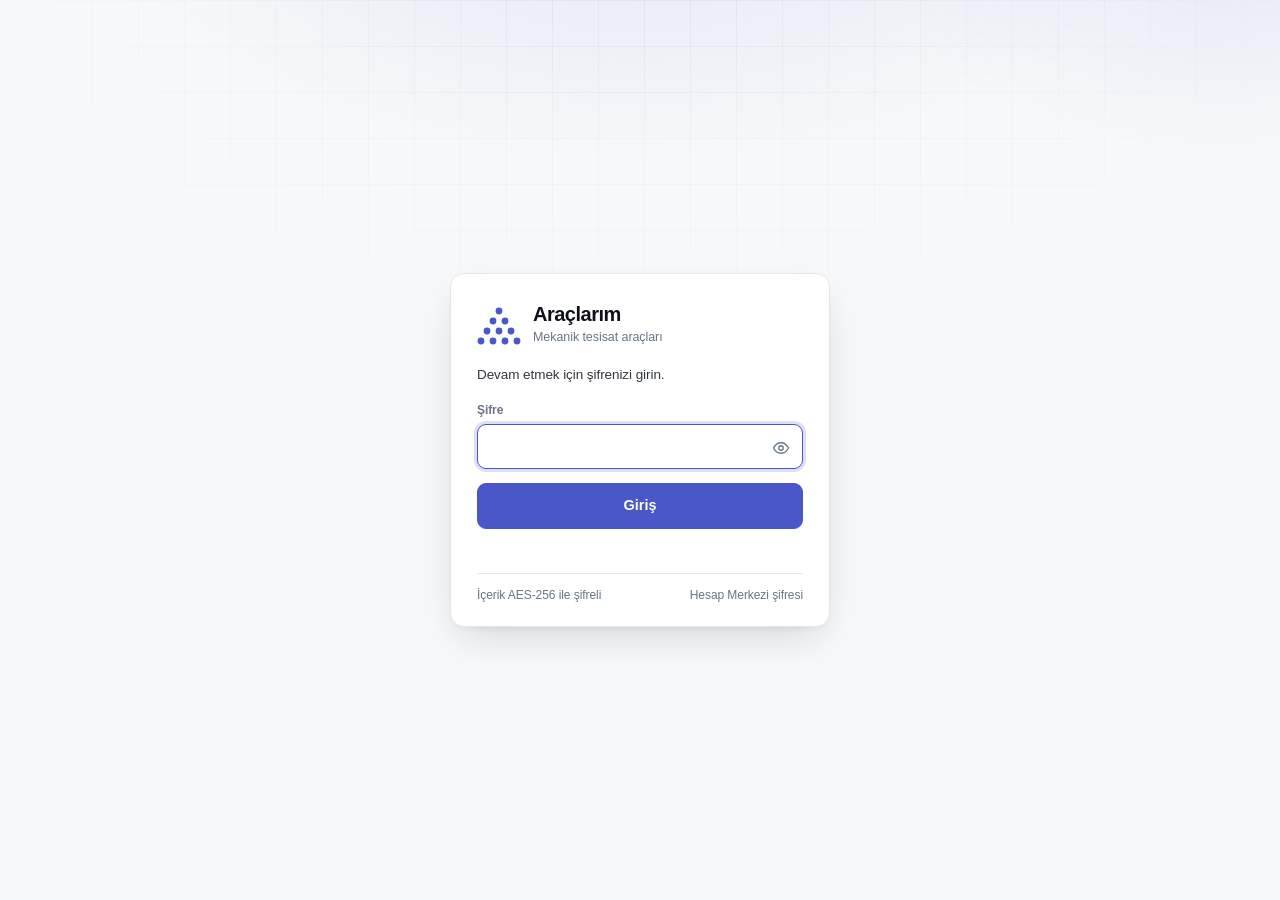
<file: docs/index.html>
<!DOCTYPE html>
<html lang="tr"><head>
<meta charset="utf-8">
<meta name="viewport" content="width=device-width, initial-scale=1, viewport-fit=cover">
<meta name="robots" content="noindex">
<title>Araçlarım</title>
<link rel="icon" href="data:image/svg+xml,%3Csvg%20xmlns%3D%22http%3A%2F%2Fwww.w3.org%2F2000%2Fsvg%22%20fill%3D%22%234a57c9%22%20viewBox%3D%220%200%2044%2044%22%3E%3Ccircle%20cx%3D%2222%22%20cy%3D%228%22%20r%3D%223.4%22%3E%3C%2Fcircle%3E%3Ccircle%20cx%3D%2216%22%20cy%3D%2218%22%20r%3D%223.4%22%3E%3C%2Fcircle%3E%3Ccircle%20cx%3D%2228%22%20cy%3D%2218%22%20r%3D%223.4%22%3E%3C%2Fcircle%3E%3Ccircle%20cx%3D%2210%22%20cy%3D%2228%22%20r%3D%223.4%22%3E%3C%2Fcircle%3E%3Ccircle%20cx%3D%2222%22%20cy%3D%2228%22%20r%3D%223.4%22%3E%3C%2Fcircle%3E%3Ccircle%20cx%3D%2234%22%20cy%3D%2228%22%20r%3D%223.4%22%3E%3C%2Fcircle%3E%3Ccircle%20cx%3D%224%22%20cy%3D%2238%22%20r%3D%223.4%22%3E%3C%2Fcircle%3E%3Ccircle%20cx%3D%2216%22%20cy%3D%2238%22%20r%3D%223.4%22%3E%3C%2Fcircle%3E%3Ccircle%20cx%3D%2228%22%20cy%3D%2238%22%20r%3D%223.4%22%3E%3C%2Fcircle%3E%3Ccircle%20cx%3D%2240%22%20cy%3D%2238%22%20r%3D%223.4%22%3E%3C%2Fcircle%3E%3C%2Fsvg%3E">
<style>
:root{--bg:#f7f8fa;--panel:#fff;--panel-2:#f4f6f9;--ink:#0d1117;--ink-2:#31383f;--muted:#697585;--line:#e3e7ee;--line-2:#d2d8e2;
 --accent:#4a57c9;--on-accent:#fff;--accent-soft:#eceefb;--bad:#c0362c;--bad-soft:#fdecea;--ok:#12855c;
 --wash:rgba(74,87,201,.10);--gridc:rgba(13,17,23,.045);--shadow:0 2px 4px rgba(16,24,40,.04),0 16px 40px -12px rgba(16,24,40,.18);
 --ease:cubic-bezier(.16,1,.3,1);--font:ui-sans-serif,-apple-system,BlinkMacSystemFont,"Inter","Segoe UI",Roboto,"Helvetica Neue",Arial,sans-serif;
 box-sizing:border-box;padding-top:env(safe-area-inset-top,0px);padding-bottom:env(safe-area-inset-bottom,0px)}
@media (prefers-color-scheme:dark){:root{--bg:#08090b;--panel:#101214;--panel-2:#16181c;--ink:#e8eaed;--ink-2:#c4c9d1;--muted:#858c98;--line:#2a2e35;--line-2:#353a42;
 --accent:#8b93f8;--on-accent:#0a0b0e;--accent-soft:#171a2e;--bad:#ff8d84;--bad-soft:#2a1513;--ok:#4cc38a;
 --wash:rgba(139,147,248,.16);--gridc:rgba(255,255,255,.035);--shadow:0 2px 6px rgba(0,0,0,.45),0 16px 40px -12px rgba(0,0,0,.7)}}
*,*::before,*::after{box-sizing:border-box}
html,body{height:100%;margin:0}
body{background:var(--bg);color:var(--ink);font:14px/1.5 var(--font);-webkit-font-smoothing:antialiased;letter-spacing:-.005em;display:grid;place-items:center;min-height:100%;padding:24px 16px}
body::before,body::after{content:"";position:fixed;inset:0;pointer-events:none}
body::before{z-index:-2;background:radial-gradient(62% 44% at 50% -12%,var(--wash),transparent 68%),radial-gradient(38% 30% at 96% -4%,color-mix(in srgb,var(--accent) 8%,transparent),transparent 70%)}
body::after{z-index:-1;background-image:linear-gradient(var(--gridc) 1px,transparent 1px),linear-gradient(90deg,var(--gridc) 1px,transparent 1px);background-size:46px 46px;
 -webkit-mask-image:radial-gradient(78% 55% at 50% 0%,#000,transparent 76%);mask-image:radial-gradient(78% 55% at 50% 0%,#000,transparent 76%)}
@keyframes panelIn{from{opacity:0;transform:translateY(14px) scale(.99);filter:blur(2px)}to{opacity:1;transform:none;filter:none}}
@keyframes panelOut{to{opacity:0;transform:translateY(-8px) scale(.985);filter:blur(2px)}}
@keyframes glow{0%,100%{opacity:.55}50%{opacity:1}}
@keyframes sweep{0%{background-position:-40% 0}100%{background-position:150% 0}}
@keyframes shake{10%,90%{transform:translateX(-1px)}20%,80%{transform:translateX(2px)}30%,50%,70%{transform:translateX(-4px)}40%,60%{transform:translateX(4px)}}
.kart{width:100%;max-width:380px;background:var(--panel);border:1px solid var(--line);border-radius:14px;box-shadow:var(--shadow);padding:28px 26px 22px;position:relative;overflow:hidden;animation:panelIn .55s var(--ease) both}
.kart::before{content:"";position:absolute;left:0;right:0;top:0;height:2px;background:linear-gradient(90deg,transparent,var(--accent),transparent) no-repeat;background-size:40% 100%;opacity:0}
.kart.yukleniyor::before{opacity:1;animation:sweep 1.1s var(--ease) infinite}
.kart.sars{animation:shake .45s ease both}
.kart.cikis{animation:panelOut .3s var(--ease) both}
.logo{display:flex;align-items:center;gap:12px;margin-bottom:18px}
.logo svg{width:44px;height:44px;flex:none}
.logo svg circle{fill:var(--accent);animation:glow 2.4s ease-in-out infinite}
.logo svg circle:nth-child(2n){animation-delay:.3s}.logo svg circle:nth-child(3n){animation-delay:.6s}
h1{font-size:20px;font-weight:650;letter-spacing:-.025em;margin:0;line-height:1.2}
.alt{color:var(--muted);font-size:12.5px;margin-top:2px}
p.acik{color:var(--ink-2);margin:0 0 16px;font-size:13.5px}
label{display:block;font-size:12px;font-weight:600;color:var(--muted);margin:0 0 5px}
.alan{position:relative;margin-bottom:14px}
input[type=password],input[type=text]{width:100%;font:inherit;font-size:15px;color:var(--ink);background:var(--panel-2);border:1px solid var(--line);border-radius:9px;padding:10px 42px 10px 12px;outline:none;transition:border-color .16s,box-shadow .16s,background .16s}
input:hover{border-color:var(--line-2)}
input:focus{border-color:var(--accent);box-shadow:0 0 0 3px color-mix(in srgb,var(--accent) 18%,transparent);background:var(--panel)}
.goz{position:absolute;right:6px;bottom:6px;width:32px;height:30px;border:0;background:transparent;color:var(--muted);border-radius:7px;cursor:pointer;display:grid;place-items:center}
.goz:hover{background:var(--accent-soft);color:var(--accent)}
.goz svg{width:18px;height:18px}
button.ana{width:100%;font:inherit;font-weight:600;font-size:14.5px;padding:11px 14px;border-radius:9px;border:1px solid var(--accent);background:var(--accent);color:var(--on-accent);cursor:pointer;transition:transform .12s,filter .18s}
button.ana:hover{filter:brightness(1.07);transform:translateY(-1px)}
button.ana:disabled{opacity:.7;cursor:progress;transform:none}
.hata{min-height:20px;margin:10px 0 0;font-size:13px;color:var(--bad)}
.bag{display:flex;justify-content:space-between;align-items:center;margin-top:14px;padding-top:12px;border-top:1px solid var(--line);font-size:12px;color:var(--muted);gap:10px}
.bag a,.bag button{font:inherit;font-size:12.5px;border:0;background:none;color:var(--accent);cursor:pointer;padding:2px 0;text-decoration:none}
.bag a:hover,.bag button:hover{text-decoration:underline}
@media (prefers-reduced-motion:reduce){*{animation:none!important;transition:none!important}}
/* ---------- Araç listesi (girişten sonra) ---------- */
body.acik{place-items:start center;padding:48px 20px 40px}
#liste{width:100%;max-width:980px}
#liste[hidden]{display:none}
.ust{display:flex;align-items:center;justify-content:space-between;gap:16px;margin-bottom:26px;animation:panelIn .55s var(--ease) both}
.ust .logo{margin:0}
.ust h1{font-size:24px}
.hafif{font:inherit;font-size:13px;font-weight:600;color:var(--ink-2);background:var(--panel);border:1px solid var(--line);border-radius:9px;padding:8px 14px;cursor:pointer;
  transition:border-color .16s,color .16s,background .16s,transform .12s var(--ease)}
.hafif:hover{border-color:var(--accent);color:var(--accent);background:var(--accent-soft)}
.izgara{display:grid;grid-template-columns:repeat(auto-fill,minmax(280px,1fr));gap:16px}
.arac{--i:0;position:relative;display:flex;flex-direction:column;gap:14px;min-height:196px;padding:22px 22px 18px;background:var(--panel);border:1px solid var(--line);border-radius:14px;
  box-shadow:var(--shadow);color:inherit;text-decoration:none;overflow:hidden;outline:none;
  animation:panelIn .6s var(--ease) both;animation-delay:calc(var(--i) * 70ms + 90ms);
  transition:transform .22s var(--ease),border-color .2s,box-shadow .22s var(--ease)}
.arac::before{content:"";position:absolute;left:0;right:0;top:0;height:2px;background:linear-gradient(90deg,transparent,var(--accent),transparent) no-repeat;background-size:40% 100%;opacity:0;transition:opacity .2s}
.arac:hover,.arac:focus-visible{transform:translateY(-3px);border-color:color-mix(in srgb,var(--accent) 45%,var(--line))}
.arac:hover::before,.arac:focus-visible::before{opacity:1;animation:sweep 1.1s var(--ease) infinite}
.arac:focus-visible{box-shadow:0 0 0 3px color-mix(in srgb,var(--accent) 22%,transparent),var(--shadow)}
.arac.aciliyor{pointer-events:none}
.arac.aciliyor::before{opacity:1;animation:sweep 1.1s var(--ease) infinite}
.ikon{width:46px;height:46px;border-radius:12px;display:grid;place-items:center;background:var(--accent-soft);color:var(--accent);flex:none;transition:transform .3s var(--ease)}
.arac:hover .ikon{transform:scale(1.06) rotate(-3deg)}
.ikon svg{width:24px;height:24px}
.ikon svg circle.n{fill:currentColor;stroke:none}
.arac h2{font-size:16px;font-weight:650;letter-spacing:-.015em;margin:0 0 4px;line-height:1.3}
.arac p{margin:0;color:var(--muted);font-size:13px;line-height:1.5}
.git{margin-top:auto;display:flex;align-items:center;justify-content:space-between;font-size:12.5px;color:var(--muted);padding-top:12px;border-top:1px solid var(--line)}
.git b{color:var(--accent);font-weight:600;display:inline-flex;align-items:center;gap:6px}
.git b svg{width:15px;height:15px;transition:transform .22s var(--ease)}
.arac:hover .git b svg{transform:translateX(3px)}
.kbd{font:600 11px/1 var(--font);color:var(--muted);border:1px solid var(--line);border-bottom-width:2px;border-radius:5px;padding:3px 6px}
.dip{margin-top:26px;text-align:center;color:var(--muted);font-size:12px;animation:panelIn .6s var(--ease) both;animation-delay:.45s}
@media (max-width:560px){body.acik{padding:28px 16px}.ust h1{font-size:20px}.kbd{display:none}}
</style>
</head>
<body>
<main class="kart" id="kart" aria-labelledby="bas">
  <div class="logo">
    <svg viewBox="0 0 44 44" aria-hidden="true"><circle cx="22" cy="8" r="3.4"></circle><circle cx="16" cy="18" r="3.4"></circle><circle cx="28" cy="18" r="3.4"></circle><circle cx="10" cy="28" r="3.4"></circle><circle cx="22" cy="28" r="3.4"></circle><circle cx="34" cy="28" r="3.4"></circle><circle cx="4" cy="38" r="3.4"></circle><circle cx="16" cy="38" r="3.4"></circle><circle cx="28" cy="38" r="3.4"></circle><circle cx="40" cy="38" r="3.4"></circle></svg>
    <div><h1 id="bas">Araçlarım</h1><div class="alt">Mekanik tesisat araçları</div></div>
  </div>
  <form id="giris" autocomplete="off">
    <p class="acik">Devam etmek için şifrenizi girin.</p>
    <div class="alan"><label for="sifre">Şifre</label><input id="sifre" type="password" autocomplete="current-password" required autofocus>
      <button type="button" class="goz" data-hedef="sifre" aria-label="Şifreyi göster"><svg viewBox="0 0 24 24" fill="none" stroke="currentColor" stroke-width="1.7" stroke-linecap="round" stroke-linejoin="round"><path d="M2 12s3.6-7 10-7 10 7 10 7-3.6 7-10 7S2 12 2 12z"></path><circle cx="12" cy="12" r="3"></circle></svg></button></div>
    <button class="ana" id="gir" type="submit">Giriş</button>
    <div class="hata" id="hata" role="alert" aria-live="polite"></div>
  </form>
  <div class="bag"><span>İçerik AES-256 ile şifreli</span><span>Hesap Merkezi şifresi</span></div>
</main>

<section id="liste" hidden aria-labelledby="bas2">
  <header class="ust">
    <div class="logo">
      <svg viewBox="0 0 44 44" aria-hidden="true"><circle cx="22" cy="8" r="3.4"></circle><circle cx="16" cy="18" r="3.4"></circle><circle cx="28" cy="18" r="3.4"></circle><circle cx="10" cy="28" r="3.4"></circle><circle cx="22" cy="28" r="3.4"></circle><circle cx="34" cy="28" r="3.4"></circle><circle cx="4" cy="38" r="3.4"></circle><circle cx="16" cy="38" r="3.4"></circle><circle cx="28" cy="38" r="3.4"></circle><circle cx="40" cy="38" r="3.4"></circle></svg>
      <div><h1 id="bas2">Araçlarım</h1><div class="alt" id="sayi"></div></div>
    </div>
    <button type="button" class="hafif" id="cikis">Çıkış</button>
  </header>
  <nav class="izgara" id="izgara"></nav>
  <p class="dip">Oturum bu sekme kapanınca biter · Araçlar aynı sekmede açılır, geri dönmek için tarayıcının geri tuşunu ya da sağ alttaki <b>Ana sayfa</b> düğmesini kullanın.</p>
</section>
<script id="hm-data" type="application/octet-stream" data-salt="FgRfd0Bhyej9tiRkMu4mMg==" data-iv="Pt/4JW2E/PXxwtSS" data-iter="600000">
04oo8qGrB3T4q90RAImnn37HgFOLyYN2gXK97nBdGO9zEg/x0TmsZaN3iw99mUZKrxKTvitF+jMFQPwPmxYmhR3MUV4SMcTWtGVGNTlevOP7wwQ/oZtsneCO
yDF0ITcgzAVe33b4PQ4S/Y80bDrtrdsOSoPSCHUxStb2SK8YwnPGGdEaPHmyDcQ8zHOvNQaZ7s4snuN22ltxBL+b5K/YJLJtfW8qvLYGIZuEZWuioWS/MdSB
S0I7VsepzeyJ86aJih6Fvwim+kwif9qIyzWtPSKtQw0D/Xs9VA8EdJ/vDg9iYW0daSOj37bEDyREf+Yiclk4iA4Nh00QM36Qo4AIqce8aSiw7O3bPDZwiVQe
RpbSvc/rQVXZCj5F5HH/KjyQdGX8l8o3SnAnR0XCG3WDoDqwuuhXutgLByJftHKW6VjxDvKS18IXTEnTGZPD6oJJL4fRES8LAHqbRVUrazJ9/ey0kLdjviHJ
F4EosOUw8Y2rsGZclhUZLcAMB2oukeGAbIl1A9sfOj2Ha7ME9fuHJ1F9xdJ1TaPzbcuH//pMg7AW+Z9Nm0E9OT5/PcSlCbuuc239E5pKazKgdi0PkQWfdk1D
G3CeenTo6jk0RPJ2DsqXEtIHVYzaGoahN8TwQH74OqNo1VYBDR8g9XAl+Zq4E4JACuqNHivfU0p4YOdbPZD6t7dZ2SHfR3nzV7GXIB/E/NggaEV1Yu7z9PuM
GgGnLcSai2CWANXzChaidpSirwUh5kIr/HNdE/cSyLoyh5tU9zDoTP0YDoZq35Ie3ty5DHaheGr/MYb0kvyqGFNE5nZ+CXASTgO0Ab4aolMt2V2zn9qzDuZQ
5xLCpqZD7B+bv/tTjpEBF2/ceXczHQJz1uOSTgNiSha+EmTJ5wiKja5Duqyl/f/3tR8DEOX0gs3o7HLcfec6jLnQ/SaSez6eeJ0oB6fhRXmM+Bybwu1zx3mV
bhexA/DEj2ND1rs+r1BrgyTvRb5mSn/wqRdjM6/LE5+I5oM/GCZVUztJw4PeRA5i5a1ITPMVzB8VHVaQ5PRPavny9JnW630Al4uvFcK3Fi61FY5ik9sX3rJu
dCSCd9jJjWm6RYDhE2yFGujDWoz/vqJiY7bvIaXdOxe87KSXkvAOd6jc9Rd5zH6KYiJvpqXig5Iw7NLTTqugCbEtbe98J2PlG1MFIm0HrQv+jx0iimJRvcti
JFvhRVVDJX7wvRmJ3YpmSreVJY3IwGWCuDI3o2SSF85RiWJYGvuCJ4aqu9HVyLcnxRkTafT+mjQTtl2SpJaxtfXwLTpNoqqn+JkZ0yMU9DibDEPDZ0gKW8r6
+AwKInQXXuDkSsdJ2S2teauWelwFbo2XwIV3QFc4ppf8/2cjC8WXYwn8xo76pcslVovFEee7z9qE0uVawT39V1E+fCz19kuj99bCt28UQICwSYM09R5OWkOG
</script>
<script>
(function(){
'use strict';
/* Hesap Merkezi ile aynı şifreleme: PBKDF2-SHA256 → AES-256-GCM, içerik gzip.
   Tüm dosyalar hesap-merkezi.html'in salt'ı ile şifrelenir; bu yüzden anahtar tek kez türetilir
   ve sekme oturumunda (sessionStorage) Hesap Merkezi'nin kullandığı adla saklanır — bir kez girilen
   şifre ana sayfada, araçlarda ve Hesap Merkezi'nde geçerli olur. */
var $=function(id){return document.getElementById(id);};
var SKEY='hesapMerkezi_oturum';
function b64d(s){var bin=atob(s),u=new Uint8Array(bin.length);for(var i=0;i<bin.length;i++)u[i]=bin.charCodeAt(i);return u;}
function b64e(u){var s='';for(var i=0;i<u.length;i+=0x8000)s+=String.fromCharCode.apply(null,u.subarray(i,i+0x8000));return btoa(s);}
function destek(){return !!(window.crypto&&crypto.subtle&&window.DecompressionStream);}
var VERI=$('hm-data'),SALT=b64d(VERI.dataset.salt),IV=b64d(VERI.dataset.iv),ITER=+VERI.dataset.iter;
async function anahtarBitleri(pw){var baz=await crypto.subtle.importKey('raw',new TextEncoder().encode(pw.normalize('NFC')),'PBKDF2',false,['deriveBits']);
  return new Uint8Array(await crypto.subtle.deriveBits({name:'PBKDF2',hash:'SHA-256',salt:SALT,iterations:ITER},baz,256));}
function SifreHatasi(){this.name='SifreHatasi';}
async function coz(bits){var k=await crypto.subtle.importKey('raw',bits,'AES-GCM',false,['decrypt']),gz;
  try{gz=await crypto.subtle.decrypt({name:'AES-GCM',iv:IV},k,b64d(VERI.textContent.replace(/\s+/g,'')));}catch(_){throw new SifreHatasi();}
  var s=new Blob([gz]).stream().pipeThrough(new DecompressionStream('gzip'));return await new Response(s).text();}
function kayitliAnahtar(){try{var k=sessionStorage.getItem(SKEY);return k?b64d(k):null;}catch(_){return null;}}
function anahtarKaydet(bits){try{sessionStorage.setItem(SKEY,b64e(bits));}catch(_){}}
function anahtarSil(){try{sessionStorage.removeItem(SKEY);}catch(_){}}
function hata(msg){$('hata').textContent=msg;}
function yukle(on){$('kart').classList.toggle('yukleniyor',on);$('gir').disabled=on;$('gir').textContent=on?'Açılıyor…':'Giriş';}
function sars(){var k=$('kart');k.classList.remove('sars');void k.offsetWidth;k.classList.add('sars');}
document.querySelectorAll('.goz').forEach(function(b){b.addEventListener('click',function(){var i=$(b.dataset.hedef);var g=i.type==='password';i.type=g?'text':'password';b.setAttribute('aria-label',g?'Şifreyi gizle':'Şifreyi göster');i.focus();});});

/* ac(bits, metin, otomatik): şifresi çözülmüş içerikle ne yapılacağı (sayfaya göre değişir).
   gizle: kayıtlı oturum denenirken giriş kartı gösterilmesin (küçük içerik anında açılır). */
function girisBagla(ac,gizle){
  if(!destek()){hata('Bu tarayıcı şifre çözmeyi desteklemiyor. Güncel Chrome, Edge, Firefox veya Safari ile açın.');$('gir').disabled=true;return;}
  (async function(){var k=kayitliAnahtar();if(!k)return;yukle(true);if(gizle)$('kart').style.visibility='hidden';
    try{await ac(k,await coz(k),true);}catch(e){anahtarSil();yukle(false);$('kart').style.visibility='';$('sifre').focus();}})();
  $('giris').addEventListener('submit',async function(e){e.preventDefault();var pw=$('sifre').value;if(!pw)return;hata('');yukle(true);
    try{var bits=await anahtarBitleri(pw),metin=await coz(bits);anahtarKaydet(bits);await ac(bits,metin,false);}
    catch(x){yukle(false);if(x instanceof SifreHatasi){hata('Şifre yanlış.');sars();$('sifre').select();}else hata('Açılamadı: '+(x&&x.message||x));}});
}
var IKON={"hesap":"\u003csvg viewBox=\"0 0 44 44\">\u003ccircle class=\"n\" cx=\"22\" cy=\"8\" r=\"3.4\">\u003c/circle>\u003ccircle class=\"n\" cx=\"16\" cy=\"18\" r=\"3.4\">\u003c/circle>\u003ccircle class=\"n\" cx=\"28\" cy=\"18\" r=\"3.4\">\u003c/circle>\u003ccircle class=\"n\" cx=\"10\" cy=\"28\" r=\"3.4\">\u003c/circle>\u003ccircle class=\"n\" cx=\"22\" cy=\"28\" r=\"3.4\">\u003c/circle>\u003ccircle class=\"n\" cx=\"34\" cy=\"28\" r=\"3.4\">\u003c/circle>\u003ccircle class=\"n\" cx=\"4\" cy=\"38\" r=\"3.4\">\u003c/circle>\u003ccircle class=\"n\" cx=\"16\" cy=\"38\" r=\"3.4\">\u003c/circle>\u003ccircle class=\"n\" cx=\"28\" cy=\"38\" r=\"3.4\">\u003c/circle>\u003ccircle class=\"n\" cx=\"40\" cy=\"38\" r=\"3.4\">\u003c/circle>\u003c/svg>","batarya":"\u003csvg viewBox=\"0 0 24 24\" fill=\"none\" stroke=\"currentColor\" stroke-width=\"1.7\" stroke-linecap=\"round\" stroke-linejoin=\"round\">\u003crect x=\"3\" y=\"5\" width=\"18\" height=\"14\" rx=\"2\"/>\u003cpath d=\"M7 5v14M10.5 5v14M14 5v14M17.5 5v14\"/>\u003cpath d=\"M1 9h2M1 15h2M21 9h2M21 15h2\"/>\u003c/svg>","order":"\u003csvg viewBox=\"0 0 24 24\" fill=\"none\" stroke=\"currentColor\" stroke-width=\"1.7\" stroke-linecap=\"round\" stroke-linejoin=\"round\">\u003crect x=\"5\" y=\"4\" width=\"14\" height=\"17\" rx=\"2\"/>\u003cpath d=\"M9 3h6v3H9z\"/>\u003cpath d=\"M8.5 11h7M8.5 14.5h7M8.5 18h4\"/>\u003c/svg>","cfd":"\u003csvg viewBox=\"0 0 24 24\" fill=\"none\" stroke=\"currentColor\" stroke-width=\"1.7\" stroke-linecap=\"round\" stroke-linejoin=\"round\">\u003cpath d=\"M3 8h10a3 3 0 1 0-3-3\"/>\u003cpath d=\"M3 12h15a3 3 0 1 1-3 3\"/>\u003cpath d=\"M3 16h6\"/>\u003c/svg>","ahu":"\u003csvg viewBox=\"0 0 24 24\" fill=\"none\" stroke=\"currentColor\" stroke-width=\"1.7\" stroke-linecap=\"round\" stroke-linejoin=\"round\">\u003crect x=\"2.5\" y=\"6\" width=\"19\" height=\"12\" rx=\"2\"/>\u003cpath d=\"M9 6v12\"/>\u003ccircle cx=\"15.2\" cy=\"12\" r=\"3.1\"/>\u003cpath d=\"M15.2 12 13 9.6M15.2 12l3 .9M15.2 12l-1.4 3\"/>\u003cpath d=\"M5.8 9.2v5.6\"/>\u003c/svg>","rtu":"\u003csvg viewBox=\"0 0 24 24\" fill=\"none\" stroke=\"currentColor\" stroke-width=\"1.7\" stroke-linecap=\"round\" stroke-linejoin=\"round\">\u003crect x=\"3\" y=\"7\" width=\"18\" height=\"12\" rx=\"2\"/>\u003ccircle cx=\"15\" cy=\"13\" r=\"3.5\"/>\u003cpath d=\"M15 9.5v7M11.5 13h7\"/>\u003cpath d=\"M6 10.5h3M6 13h3M6 15.5h3\"/>\u003cpath d=\"M7 7V5h10v2\"/>\u003c/svg>","nem":"\u003csvg viewBox=\"0 0 24 24\" fill=\"none\" stroke=\"currentColor\" stroke-width=\"1.7\" stroke-linecap=\"round\" stroke-linejoin=\"round\">\u003cpath d=\"M9 21a4 4 0 0 1-4-4c0-2.6 4-7 4-7s4 4.4 4 7a4 4 0 0 1-4 4z\"/>\u003cpath d=\"M15 4c1.2 1-1.2 2 0 3s-1.2 2 0 3M19 4c1.2 1-1.2 2 0 3s-1.2 2 0 3\"/>\u003c/svg>","sukacagi":"\u003csvg viewBox=\"0 0 24 24\" fill=\"none\" stroke=\"currentColor\" stroke-width=\"1.7\" stroke-linecap=\"round\" stroke-linejoin=\"round\">\u003cpath d=\"M12 3 4.5 6v5.5c0 4.6 3.2 8.2 7.5 9.5 4.3-1.3 7.5-4.9 7.5-9.5V6z\"/>\u003cpath d=\"M12 8.5s-2.5 2.7-2.5 4.4a2.5 2.5 0 0 0 5 0c0-1.7-2.5-4.4-2.5-4.4z\"/>\u003c/svg>","plan":"\u003csvg viewBox=\"0 0 24 24\" fill=\"none\" stroke=\"currentColor\" stroke-width=\"1.7\" stroke-linecap=\"round\" stroke-linejoin=\"round\">\u003cpath d=\"M3 20h18\"/>\u003cpath d=\"M4.5 20V9.5L10 5l5.5 4.5V20\"/>\u003cpath d=\"M9 20v-4.5h2.5V20\"/>\u003ccircle cx=\"18\" cy=\"16\" r=\"2.6\"/>\u003cpath d=\"M18 13.4V9h2.5\"/>\u003c/svg>","uvc":"\u003csvg viewBox=\"0 0 24 24\" fill=\"none\" stroke=\"currentColor\" stroke-width=\"1.7\" stroke-linecap=\"round\" stroke-linejoin=\"round\">\u003crect x=\"3\" y=\"9.5\" width=\"18\" height=\"5\" rx=\"2.5\"/>\u003cpath d=\"M6.5 9.5v5M17.5 9.5v5\"/>\u003cpath d=\"M12 6.5V4M8 7 6.6 5.2M16 7l1.4-1.8M12 17.5V20M8 17l-1.4 1.8M16 17l1.4 1.8\"/>\u003c/svg>","otopark":"\u003csvg viewBox=\"0 0 24 24\" fill=\"none\" stroke=\"currentColor\" stroke-width=\"1.7\" stroke-linecap=\"round\" stroke-linejoin=\"round\">\u003crect x=\"2.5\" y=\"5\" width=\"19\" height=\"14\" rx=\"2\"/>\u003cpath d=\"M6 9.5h4.5a1.8 1.8 0 0 1 0 3.6H6V9.5V15\"/>\u003cpath d=\"M14 10.5h4M14 13.5h4\"/>\u003c/svg>","varsayilan":"\u003csvg viewBox=\"0 0 24 24\" fill=\"none\" stroke=\"currentColor\" stroke-width=\"1.7\" stroke-linecap=\"round\" stroke-linejoin=\"round\">\u003crect x=\"4\" y=\"4\" width=\"16\" height=\"16\" rx=\"3\"/>\u003cpath d=\"M9 12h6M12 9v6\"/>\u003c/svg>"};
var OK='<svg viewBox="0 0 24 24" fill="none" stroke="currentColor" stroke-width="2" stroke-linecap="round" stroke-linejoin="round"><path d="M5 12h14M13 6l6 6-6 6"/></svg>';
function esc(s){return String(s).replace(/[&<>"]/g,function(c){return{'&':'&amp;','<':'&lt;','>':'&gt;','"':'&quot;'}[c];});}
function goster(liste,otomatik){
  var k=$('kart');
  function degis(){
    k.hidden=true;document.body.classList.add('acik');
    $('sayi').textContent=liste.length+' araç';
    $('izgara').innerHTML=liste.map(function(a,i){
      return '<a class="arac" href="'+esc(a.dosya)+'" style="--i:'+i+'">'+
        '<span class="ikon">'+(IKON[a.ikon]||IKON.varsayilan)+'</span>'+
        '<div><h2>'+esc(a.ad)+'</h2><p>'+esc(a.aciklama)+'</p></div>'+
        '<span class="git"><b>Aç '+OK+'</b>'+(i<9?'<span class="kbd">'+(i+1)+'</span>':'')+'</span></a>';
    }).join('');
    $('liste').hidden=false;
    var ilk=document.querySelector('.arac');if(ilk)ilk.focus({preventScroll:true});
  }
  /* Kayıtlı oturumla açılışta giriş kartı hiç görünmeden liste gelir. */
  if(otomatik){degis();return;}
  k.classList.add('cikis');setTimeout(degis,280);
}
$('izgara').addEventListener('click',function(e){var a=e.target.closest('.arac');if(a&&!e.ctrlKey&&!e.metaKey&&!e.shiftKey)a.classList.add('aciliyor');});
document.addEventListener('keydown',function(e){
  if($('liste').hidden||e.ctrlKey||e.metaKey||e.altKey||/INPUT|TEXTAREA/.test(document.activeElement.tagName))return;
  var n=+e.key;if(n>=1&&n<=9){var a=document.querySelectorAll('.arac')[n-1];if(a){a.classList.add('aciliyor');location.href=a.getAttribute('href');}}
});
$('cikis').addEventListener('click',function(){anahtarSil();location.reload();});
/* Geri tuşuyla dönüldüğünde sayfa önbellekten gelir; "açılıyor" izi kalmasın. */
window.addEventListener('pageshow',function(){document.querySelectorAll('.arac.aciliyor').forEach(function(a){a.classList.remove('aciliyor');});});
girisBagla(async function(bits,json,otomatik){goster(JSON.parse(json),otomatik);},true);
})();
</script>
</body></html>
</file>
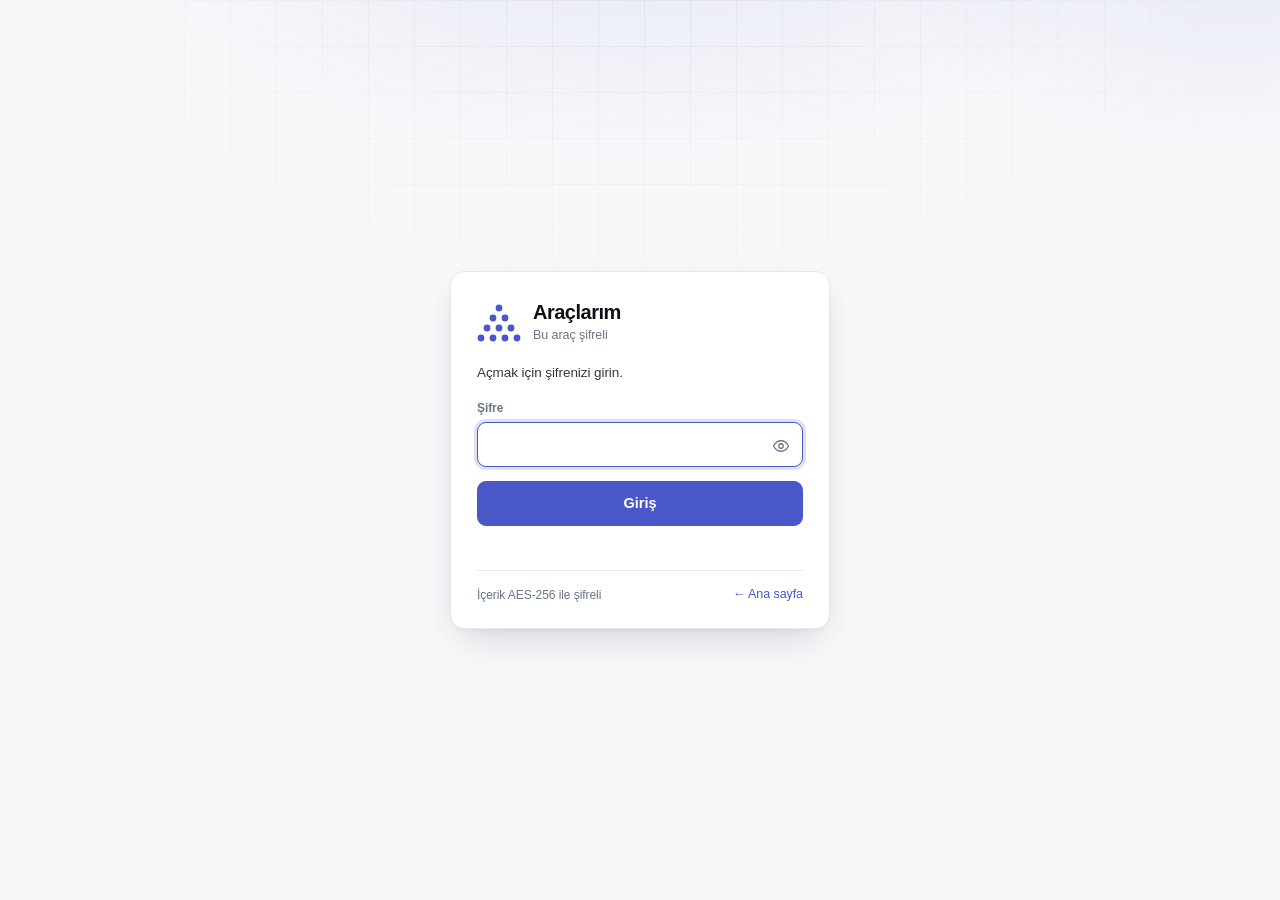
<file: docs/batarya.html>
<!DOCTYPE html>
<html lang="tr"><head>
<meta charset="utf-8">
<meta name="viewport" content="width=device-width, initial-scale=1, viewport-fit=cover">
<meta name="robots" content="noindex">
<title>Araçlarım — Giriş</title>
<link rel="icon" href="data:image/svg+xml,%3Csvg%20xmlns%3D%22http%3A%2F%2Fwww.w3.org%2F2000%2Fsvg%22%20fill%3D%22%234a57c9%22%20viewBox%3D%220%200%2044%2044%22%3E%3Ccircle%20cx%3D%2222%22%20cy%3D%228%22%20r%3D%223.4%22%3E%3C%2Fcircle%3E%3Ccircle%20cx%3D%2216%22%20cy%3D%2218%22%20r%3D%223.4%22%3E%3C%2Fcircle%3E%3Ccircle%20cx%3D%2228%22%20cy%3D%2218%22%20r%3D%223.4%22%3E%3C%2Fcircle%3E%3Ccircle%20cx%3D%2210%22%20cy%3D%2228%22%20r%3D%223.4%22%3E%3C%2Fcircle%3E%3Ccircle%20cx%3D%2222%22%20cy%3D%2228%22%20r%3D%223.4%22%3E%3C%2Fcircle%3E%3Ccircle%20cx%3D%2234%22%20cy%3D%2228%22%20r%3D%223.4%22%3E%3C%2Fcircle%3E%3Ccircle%20cx%3D%224%22%20cy%3D%2238%22%20r%3D%223.4%22%3E%3C%2Fcircle%3E%3Ccircle%20cx%3D%2216%22%20cy%3D%2238%22%20r%3D%223.4%22%3E%3C%2Fcircle%3E%3Ccircle%20cx%3D%2228%22%20cy%3D%2238%22%20r%3D%223.4%22%3E%3C%2Fcircle%3E%3Ccircle%20cx%3D%2240%22%20cy%3D%2238%22%20r%3D%223.4%22%3E%3C%2Fcircle%3E%3C%2Fsvg%3E">
<style>
:root{--bg:#f7f8fa;--panel:#fff;--panel-2:#f4f6f9;--ink:#0d1117;--ink-2:#31383f;--muted:#697585;--line:#e3e7ee;--line-2:#d2d8e2;
 --accent:#4a57c9;--on-accent:#fff;--accent-soft:#eceefb;--bad:#c0362c;--bad-soft:#fdecea;--ok:#12855c;
 --wash:rgba(74,87,201,.10);--gridc:rgba(13,17,23,.045);--shadow:0 2px 4px rgba(16,24,40,.04),0 16px 40px -12px rgba(16,24,40,.18);
 --ease:cubic-bezier(.16,1,.3,1);--font:ui-sans-serif,-apple-system,BlinkMacSystemFont,"Inter","Segoe UI",Roboto,"Helvetica Neue",Arial,sans-serif;
 box-sizing:border-box;padding-top:env(safe-area-inset-top,0px);padding-bottom:env(safe-area-inset-bottom,0px)}
@media (prefers-color-scheme:dark){:root{--bg:#08090b;--panel:#101214;--panel-2:#16181c;--ink:#e8eaed;--ink-2:#c4c9d1;--muted:#858c98;--line:#2a2e35;--line-2:#353a42;
 --accent:#8b93f8;--on-accent:#0a0b0e;--accent-soft:#171a2e;--bad:#ff8d84;--bad-soft:#2a1513;--ok:#4cc38a;
 --wash:rgba(139,147,248,.16);--gridc:rgba(255,255,255,.035);--shadow:0 2px 6px rgba(0,0,0,.45),0 16px 40px -12px rgba(0,0,0,.7)}}
*,*::before,*::after{box-sizing:border-box}
html,body{height:100%;margin:0}
body{background:var(--bg);color:var(--ink);font:14px/1.5 var(--font);-webkit-font-smoothing:antialiased;letter-spacing:-.005em;display:grid;place-items:center;min-height:100%;padding:24px 16px}
body::before,body::after{content:"";position:fixed;inset:0;pointer-events:none}
body::before{z-index:-2;background:radial-gradient(62% 44% at 50% -12%,var(--wash),transparent 68%),radial-gradient(38% 30% at 96% -4%,color-mix(in srgb,var(--accent) 8%,transparent),transparent 70%)}
body::after{z-index:-1;background-image:linear-gradient(var(--gridc) 1px,transparent 1px),linear-gradient(90deg,var(--gridc) 1px,transparent 1px);background-size:46px 46px;
 -webkit-mask-image:radial-gradient(78% 55% at 50% 0%,#000,transparent 76%);mask-image:radial-gradient(78% 55% at 50% 0%,#000,transparent 76%)}
@keyframes panelIn{from{opacity:0;transform:translateY(14px) scale(.99);filter:blur(2px)}to{opacity:1;transform:none;filter:none}}
@keyframes panelOut{to{opacity:0;transform:translateY(-8px) scale(.985);filter:blur(2px)}}
@keyframes glow{0%,100%{opacity:.55}50%{opacity:1}}
@keyframes sweep{0%{background-position:-40% 0}100%{background-position:150% 0}}
@keyframes shake{10%,90%{transform:translateX(-1px)}20%,80%{transform:translateX(2px)}30%,50%,70%{transform:translateX(-4px)}40%,60%{transform:translateX(4px)}}
.kart{width:100%;max-width:380px;background:var(--panel);border:1px solid var(--line);border-radius:14px;box-shadow:var(--shadow);padding:28px 26px 22px;position:relative;overflow:hidden;animation:panelIn .55s var(--ease) both}
.kart::before{content:"";position:absolute;left:0;right:0;top:0;height:2px;background:linear-gradient(90deg,transparent,var(--accent),transparent) no-repeat;background-size:40% 100%;opacity:0}
.kart.yukleniyor::before{opacity:1;animation:sweep 1.1s var(--ease) infinite}
.kart.sars{animation:shake .45s ease both}
.kart.cikis{animation:panelOut .3s var(--ease) both}
.logo{display:flex;align-items:center;gap:12px;margin-bottom:18px}
.logo svg{width:44px;height:44px;flex:none}
.logo svg circle{fill:var(--accent);animation:glow 2.4s ease-in-out infinite}
.logo svg circle:nth-child(2n){animation-delay:.3s}.logo svg circle:nth-child(3n){animation-delay:.6s}
h1{font-size:20px;font-weight:650;letter-spacing:-.025em;margin:0;line-height:1.2}
.alt{color:var(--muted);font-size:12.5px;margin-top:2px}
p.acik{color:var(--ink-2);margin:0 0 16px;font-size:13.5px}
label{display:block;font-size:12px;font-weight:600;color:var(--muted);margin:0 0 5px}
.alan{position:relative;margin-bottom:14px}
input[type=password],input[type=text]{width:100%;font:inherit;font-size:15px;color:var(--ink);background:var(--panel-2);border:1px solid var(--line);border-radius:9px;padding:10px 42px 10px 12px;outline:none;transition:border-color .16s,box-shadow .16s,background .16s}
input:hover{border-color:var(--line-2)}
input:focus{border-color:var(--accent);box-shadow:0 0 0 3px color-mix(in srgb,var(--accent) 18%,transparent);background:var(--panel)}
.goz{position:absolute;right:6px;bottom:6px;width:32px;height:30px;border:0;background:transparent;color:var(--muted);border-radius:7px;cursor:pointer;display:grid;place-items:center}
.goz:hover{background:var(--accent-soft);color:var(--accent)}
.goz svg{width:18px;height:18px}
button.ana{width:100%;font:inherit;font-weight:600;font-size:14.5px;padding:11px 14px;border-radius:9px;border:1px solid var(--accent);background:var(--accent);color:var(--on-accent);cursor:pointer;transition:transform .12s,filter .18s}
button.ana:hover{filter:brightness(1.07);transform:translateY(-1px)}
button.ana:disabled{opacity:.7;cursor:progress;transform:none}
.hata{min-height:20px;margin:10px 0 0;font-size:13px;color:var(--bad)}
.bag{display:flex;justify-content:space-between;align-items:center;margin-top:14px;padding-top:12px;border-top:1px solid var(--line);font-size:12px;color:var(--muted);gap:10px}
.bag a,.bag button{font:inherit;font-size:12.5px;border:0;background:none;color:var(--accent);cursor:pointer;padding:2px 0;text-decoration:none}
.bag a:hover,.bag button:hover{text-decoration:underline}
@media (prefers-reduced-motion:reduce){*{animation:none!important;transition:none!important}}
</style>
</head>
<body>
<main class="kart" id="kart" aria-labelledby="bas">
  <div class="logo">
    <svg viewBox="0 0 44 44" aria-hidden="true"><circle cx="22" cy="8" r="3.4"></circle><circle cx="16" cy="18" r="3.4"></circle><circle cx="28" cy="18" r="3.4"></circle><circle cx="10" cy="28" r="3.4"></circle><circle cx="22" cy="28" r="3.4"></circle><circle cx="34" cy="28" r="3.4"></circle><circle cx="4" cy="38" r="3.4"></circle><circle cx="16" cy="38" r="3.4"></circle><circle cx="28" cy="38" r="3.4"></circle><circle cx="40" cy="38" r="3.4"></circle></svg>
    <div><h1 id="bas">Araçlarım</h1><div class="alt">Bu araç şifreli</div></div>
  </div>
  <form id="giris" autocomplete="off">
    <p class="acik">Açmak için şifrenizi girin.</p>
    <div class="alan"><label for="sifre">Şifre</label><input id="sifre" type="password" autocomplete="current-password" required autofocus>
      <button type="button" class="goz" data-hedef="sifre" aria-label="Şifreyi göster"><svg viewBox="0 0 24 24" fill="none" stroke="currentColor" stroke-width="1.7" stroke-linecap="round" stroke-linejoin="round"><path d="M2 12s3.6-7 10-7 10 7 10 7-3.6 7-10 7S2 12 2 12z"></path><circle cx="12" cy="12" r="3"></circle></svg></button></div>
    <button class="ana" id="gir" type="submit">Giriş</button>
    <div class="hata" id="hata" role="alert" aria-live="polite"></div>
  </form>
  <div class="bag"><span>İçerik AES-256 ile şifreli</span><a href="index.html">← Ana sayfa</a></div>
</main>
<script id="hm-data" type="application/octet-stream" data-salt="FgRfd0Bhyej9tiRkMu4mMg==" data-iv="pFaP8Oo48kSk71cW" data-iter="600000">
hRNHWGAaBLveD1u39duHIEWw0LRRdpMjzyKfIGkcg4vD/wwlcFZDzUmO710F62MRiDNwqTp2QabzuzQWKp00+HCKWzMaLZ/HKGeo5y67SVjDDe3eDAuhjcYC
+xGB0xwZGMqTXbm4XlwCjaly++tcTVR0JHgrV05+S4EcksASDgfmUUjpGR2lanfcONukmpQiObwDevE0Cs0kYSqi4VOl26xxQqeP4V5LdgMdy+TLjbqf7Tew
g1zjogZSI0D8bhcPcltV5ClPW6pPy1GT9i/+8nqC96QgTRSYmMF42jg01AhV/t0dIDfLJLvtUuww1tUybw/iuirKrSl58THiopE6VFwCTgKJU9Z65fJnHrt2
7g0x7Mbpnc0eZuPLfNyLYm4n3qVM6Fp93lsgWszGTaud5FcHiIsoty1Hx9ftC34NRqjz9hfT3syXD7aweJUSZMVcFzdKBk45qGQhKlVIX+bs7Aq2lcFCx0Qc
ZtF/gGJgEH6vAkpQMzXqHCbdISoRrpYz24DocuzMRnGvd0wU0fHk+JvZy05El2Wm0MA8LBnntDldZjdX56cQwpLrKXsGEmk7DKW40uyw99xr5HfwhOQ/K/3R
OqVBz6zBOIMjl5UNda2qgCJg0tUc2tjKxLwRR9ayAvRvoQ2PAkqT0Yvk8cm7OkmMhgBXqhzM9agyPuquCxZk+Y0hzDjkO6mJPM6tF8OmJ8NYl2TnwwE6u3rC
V5qzlNdQHgYJsG3XZenE70AT2Zfso926nt4aKHxj4S7YXVEf8aKycW9qivXNk95vRpGu3NPGRUOJdGThO+zG6agQLCl/ycum4hLW7KZ6M76M53/nkTAVigR6
7xENC9gIHZJ8R6C9d0TuAuRnZ9GcQRKXxDeig43zJ7lm4sv2zppdrPJYrVmlynIGmvulCTT04C8Wv9VfOvyYywWCac26j21SXj/CK2GFumPLdtREla1/bPCp
SpAmsD50abmKUw+GjvAlcGP0hbwOuUocU/blfSw1+aoviVbHPMQpvKhbJ77wjX5i18b/fI9Cc/LK7OP73tnL3RxP/nmsWD2OBL1F2Q9qQtuvHp+ZJteepWxC
CAdM+D6omrtXkrFCo6vwfdcX2udzlpzOtzWxjiSChRLfzmLy1PRWvhj5LHxf+NnLpF2oAVyuGOgJ5bVT2GpAKdDg6WwObivGIiYiN7AhMylOB1YkqzkBktul
tAn4+fPp/Hhfur/HgBpA0FGEtkoVmtw5VzXmZALL8IijI0RR6OwQLMUvzai0plXb5BoUoWus1ApdLNaTpEZaTNCSoKSY8qNRw0fWWUd5wJ+IrcWFY/OoF3dk
HwHsIOI1Lj9LHF6Uyrqx9LcNwtj6NaKVXAveHFrsiva53vaTxZ5HHwn/wn2eSyq9EBRiUJzZeXvGZIUGzs/Qil5yYejw8Lwi2KyYxQnK+XYAAKzOqqqcovBa
3+3pCYX71KZLBinBLG4rWyYx8FY6UlOGubXRR98hTUNcHFzs1fx8P5B5CB1/rObqBZQEKqvcEHEImV7nS+GwXsOgT6dqFWs/dH5mOACP0vyG0G4TEapGz/Wv
6T1LXd7kW/3UzGmS9hJOLWGisyAVLkEaa0Vx7ezF+HPDSSnODZOwSA/Vzbhwf07Wa71pHoM0Wbo7zJWGOSha7JARkLviFsZuT6cDSEC6zQPAgUu3UrAtBiv+
YBCRDufKGFE+PQyh/nGrUXcbMHgRbKG2Xh+7PuNR7HWgPmVDDnfQ32SmP6YfU6lfTWORbfv1wO0rgWmvBAN2kOr6xOtd/q3b4Mq+8AEl0nj8OHKdfA0bPM7W
4X44r59Uch9uWeVGrADErua+OF6qXUCLOim5DRAL4IyUvlfjPiBcJbQ35s02D09LRFbXLjGYhIgoLW7HW4YeTyoaEr92bPhkyi/WhcbhX8+kDNVCoukMZk6T
b9NN5kkQcY669NBWLG2v5T8E6zE9U8rpu3TKnIR4qGJp0f9ZnAYGakiN2knd7y5YYl7tz8A+L/hpbYmckJbFygbdAL7cN5D+RMrDRpkYZJp9x6hYOoNfi8QH
forIbSVqCLeb7g+dJODGAyRq2w0HzJ8uUFOiH2k0IkCakTY6XO3mwWMytqazNxIPetvHPZTQKrlJQIsdm4WKfsYIh9iHVH7jVUXoRmXaANHvWEDhNaGt+FoG
fTotgF4CkCOvde/KyBvx7SyR2dWIZHeeaOzHE3jFMY0cbzGJqJlJFkfJrPfcu56aFl0lzY/046DLA2BYH2i4FD5sv7j9yua5lwE5Nr39/K91d0MPq/sGJSQc
0kQpDG9NIm9/bJl3H21MHUSObNgEX//mwB+CCWJ/Bd9Iwca1PQ3Lg+B6jarjoPuN+BtPAL+4FU56Uo344cBVhA/Ga52kb5UZKttrIZ8RI38/h0A3E5SeJIxs
PUDrLmH0IdfUCk93VL5aQUgHOnene/HaqcytRYj0+iFEQj0Wq5fe80+66aVLw79KBnXsA8d4CcGtDl76wR2Q0hvJfm3SPkmyu5qFtJBbscx5Pux8ELsxW5iO
hbl79w3keS69FUyilzrKZevmolJOitN2/Bf1bvKY8Qcsg2HJxtDUXyNrjgxRsEYIi+wBx08BQcXKub51tBW12EJFEB7mT/aHzqa06LWHirv+6vLIgqOUKw5d
qfbKRVniLvC7Ljha4EObA1szdzLXBg8jOS4Gr/0SvBVsXLfJffVlDWFlYufchrGReHHcRzQ2Rqw7vM2dNp2JbHOLqlws/2+H+UfwG/EOIH6DlowTNKtjEbui
RxdZ/ydPlbGp+I4Ccy/C8AbQCYB9u5MVa4vU0Hv63KtOOveBY4Mkq+wqAva8xvi2pyYAlVrZgEhwGUC0SbFgP6nJ1YpFw4ffg3e97IIqLMoEmmF+wL+3nDDn
QOOFnYrbB7skdsNCcq4fveQJz66iiEUXqotvs3jpNHkvSmnrlCw885gXIOM3NMTOGTR9jcQ6zEjurnohBEqeci3buQOV0LCb04pIM35L0OkgeNreSyBroVh0
5RIvgClglokc8Z3M9faD2QOfIN3S+s+6ALt3od78VyxZ1HnGjcD7fJ0wn4SCwQK0JmohLYaEXliGISAofxzb73L4puwe7GgnKYY0T8Y+fueS9/JoiVyj+Kv8
t1sKdqijvpmH4pKzXuWFI8cMRdjZ+hNV5woB4brYdccjAxIxd0IAU+S+eKFMEat9KWV0pLojQYW9q62mewDpyODmkcUs0+PwfNq7dpHiJh+0r34j/rdoEOfJ
XiSpt/+ebhVM9uGrUXKTjf4uKql96DhpKCtYs7ON8Ck3sRDRATYqiMTGc8n2og9T5CLda3GoD2wdSdMayxAn656jLNBNfZ20PY6LpSudlCtXlihDpoLTrOLo
TOQicl+hHPPC1mhykMJYj1Bt5UHO2t/jJ2WAUyimLHbXrakNFGUlvpRJJXM3VbNnMzMByM0JfO+MdJ8HF2cfHTLhRR7qwHDm5wngtqcC34pQODobdPudCtDO
0rxSsmwGLMc6lLZC3D7xyAxwSJhI3lBUBdHqpNz2bVKJmKg6mJ055wxulNy1/nrR0tu001eqK0fAn6qNMlbSx0pGteP8MhJDaSGJvTuLazDHjLw8kOoH1Uzy
tfOgsizN42OtVq/1BcyeCSipDzGpEIAQ5hylgsvJToyopS9kcVgGsvWK9nYyoju+O4Ysn9ktk1Qc+RDsucM6xdIbsxCf0XsCSUsZyxLE5mBzjdIh30DtkaI7
Fl3uKoD0PAYvTj8jtIE4gfs4ZOEswsZHBIZp5FTsyspWdwynusIupX7NEffRvD9Honxmd5W83TJFif0jiYD+9oaU13P3w50ns5pOHzoNjqvffUeb5YbyqmEM
2hpsGigsYlobUkgUvxAPsFFqQADGWWazSMA/CunEc2SBnBzXMi0HL5KDi8deFjcx0dNjIOc2ucQEoieN/y+h+BeTbIAh5Aq1t6VLPReZ0EQd+ViO02AD7xcm
I+/urk2odQaOxLphT+IbNocH+1EC+QhuQfxyBgNtkEXPEqH6P7bJEUEogcZb5Z+jYVM7TPDJKwFjguYqyZJfqYQgd+atFF2YHE5UixfdaT5IQQoEI8gWP9p4
clPRgnHaGBv2PJLayGat9whdNqP5lsFMuBa8IAlhwDYKQKhxKHWImW2QZWBnA7Dmotag/zmpoxVhUDGqusLKtJ5lmuvdmTrHscfmNs0/Gv1UPpEZRZTu8xcd
QEtxmXfVlGBWYVkAE8vjfTcoZ/hLdAL+I9wE+peWoIAjdwVDnU/1MA8r4zvpdwplYJP/oz2iItz+5EqfPjtklhXnaGu19avY0eMnOLZ3GJCZ4vNc26+v29HM
8PYjL+C2DYEav66nzTK80oXxfxfc6krf2gSgWX3boNOKqZz1Yg/JqNGsMB1cETWV5BjBHa3iipzzfBtUxt0yBWcv4OmiR3SZSQFQDMTeeBDF+QIak9LO1SYm
AzbS3axT5VxqGRZmpGEJqdPrFrCmrh58T8hlkuu3YM/7LtnMszdRFJLdyKduvkp3eCOt37pVvU+MlV7bF+annrmFuT7ckG/36Eh7fqnK5wN1xpnOnenAGs0l
IKwrBcezQ8NiSmAc3DcwuufnYdgw4Uv6iL5l4tDT6B8S0hqZGCVe6Xz2gDw++HvnMW//3Dty63FTXVyebm2opVJvgnBiJrV+9UHIdcdKy+7fuwWqIA4X9In/
lVH3N0LbJdYuLtjQFPwTdRa6M/YY8/t/dsdu8lAAuBsCJ6lhkDkgb+DQGI+wsP6Z4MyPGg41x6t0FfSxjFrWw9ft1EOpckw4hvRP1fzzHx7xm5wyxCGYDcsx
LUzIyyjEtoHRJLWm23XXVI5f+sqHmJ88sHxB/gGcX1VoQxwAo741nVq+BP9FskAE9JJc4QqwFSgp6eO3UdJgIwF5OECLxm/MxEBINsMrcOIiEJED2g9y4NDM
3I/9Thnq1SLtMS2Tl/zdP5q6u0o/UANOIBMfwbeEXRAprGcChtj3ECMlwlmSOC6g9tlaWD0Rmq3BXAmJLF+XO9P/8Ld7dzRXWG72fCXozVKFpGiTQCQjmQ0g
CU34vJ+mTqBa4KvcsG0Zbi58+c+Q/qg4OQGPY5/ySk0pd99HE/rDbcC5e2d4GNJbTV4e5wT/1j2JL8uwzgaq7HA28BU+GrhoCBdj+6VIWcyCCmiNEkNsUeK3
NJMoZwm9c3r7Nd0g26a3scHb6bDGrJSaRDobbrDRUaF3QDsThZNhJtS893qexfIy01cDIpO9l9sRwQCRqE9h64Otmk2/fBpVbO7KgSsPAGGAePf9ztbI5A6e
E6a9mg/rsTfAUFJ6fhJtvpjTNAgUJr5pZMMNqdDutA4gIcrzDTNV5PoUZVWvx5gK+MJSSdSJyfzloDQLIoYWa89Fnz0VWurtfgeSB2BE4PknhX6KPwaL5FTN
srnrEYQSxdwDqeIuQ+DhGM54tSt3yJ8JdZW+co5OLDC5Hs7wS2P+g6HKKlkE4ocvjzGnqzR+IEnp7uTw1pT7jyj3LQEt5WWCpSgRmmFipRi4UN23fvricwuX
d0KItrxBTw3zI1H+RIJ7dlYolpShsYbQATL18CYeXwftQcumYvuPbPOlsM28GY0tKYvHmsLGzE5snhIC5/3PA5Bi0nG1wmohGa5QW4oePNLUjoDA+Nrns82R
0biXJ74m4c4iDZJhE09bCLBBwKKHoGP/qvP85dA4GQpbOGqN4gsoxM3ftvA5/Rlityo4tfE/Wxx46UeamaIRyT9OwxOFnBJlJivPa0ogQHcrE0oXEGYbzYun
kBDGu6zi6hps4nDOAe3PHZZH37wjy3xMN5vQUB0/erG0wRZ2VUN2+sOLyxeuhc77oA0sb7c0rDqGz9WTaPgpugME74X5uKlcThx09uHF7nWRMMOWQTotM9du
MVb3ao6ozOpXUFwouPCPrRbHTv4hM9MPnY64lFFCc1is5hSMtt4oZo/GzIWldnkCwxj3KWjbxHLUIeg9h8slfLTasvaC9MtagyR/dMf5LOTEY2GkKCuxxCOk
3hxdwS6i+G0ENe9gC5g/IOD8NKIeLM+jIjNwhsrhueUpCaGK5wyP0yAjjV0Eg4iqHhuve1QNocz/njpZ3JzYzUWRFR1h3U3FlTzulRj+NLKIELSqFVHj2bNE
q3z2Y4qAsMLbXEPV1xJ9cytBkJdgO7B9oVWzLoectEfiBflf5uUI1aJZ/s9n7DKqECu2K4LfT20gvvLQvPnn9v/XJULDeckYEcaAGP/dv392RIXOtkrqYV5y
xFXmAUWF29CRgD1ccB5XrioS36l7HVQgA3Y7FJfQHT6Z1oKK3su3xbq2JAimn9vmTrnkH+0scgEwGo0CzPzdYuAL/gjCUauVMkRGKeq7wyQD5QwE10/wL2Mn
LICwHI4OK9f9hL/jpIA11fDfysa2zG1yFjuMEFP77jSvnvHcNmCR96BY25iDRfAnXX+74006zTGJVnQb3J3osrRQUV4X0JbJtlv+G322XTjix1IWLZej+E8s
g1yldG3wCaoXZSdZwmHEGmwOizfXfRe31SBcT/U6YAFhDkOAmSW79samninUzyo2gSmbwBp8ODvIHMZhsS11xo+4hLe+vET8GmWIG1ECq5J41N3ElwWyPeHS
20W+chRJAVqU98KDfM6vnS5fhKE5HGXRjmfxpgSWiLs+QuEaE8vHG3ffJpPZrEUavOJZoGeZMX2zPfC05LIepwOpK9kBaJgv/Nzv0sUC7FkvDjX2iDqeVKK1
nhTDOoS6An9y5xi1vzcDjACP/RR1r/W5MJkJ5k8wubJGr9/PiSRHErK6Pwyql9vYD3/9mDYivG9sz8yQXCWxjqIAt/qmaL3mBiayHrkwe5rMs9Q009czpG+O
OEyIxL5MNolr9ugcKkbPJV0E3JRAEMTF2mqbwPRuBP2BVL+Yo/LnKA8knsr8iPLKn7mXWW/HRI9lQpzMOKg6QBR8h7vjYG7JdwaExxk/UaxI+yHmXcMQIQX0
Z9Bk/jenOcDVTu3NRcGNNze7gAtxJYJ1P2CKLdpJzicWFhcMGn4RzhlDZ17bfxiS634c5sKYAYF3bgFly2LBADa85kDrdS2n1LyBR0/stmTUqcq9nJwPLbLT
xW5IUflXDyVR1jB0j/UE5QO6Ar+5Z/epuKxn7woTxN9YfTUu/WefqCsekfocBUJOa3vNVGEKFhzr0dCTUcFMuYY0bvmXlgrNLhiwBi/HaADVQ+dgcYXshdkM
8+PHtMFH0ocwazKPTkzQqQ7q8SnxINUf1TJnoNC1to0nJOKhQFeDsATCTM50kpXP9IikxkNU3ZhnqAWbf3c1devGSjHLPQ6hn54YDTBCGWEQE8K97/UFduTx
YWibETA1viPk7lrx9XHbqcT+0fm/YDYGTQYfoZIRKJC4Td+D8iTAz1KGbQj1NkGZWc59fFRV9p+gfCLZ6NrSBU7s7dM+LsXe8ZKXnqZOlWM8IXE4f62fdRtI
C3U160LCUStCeDTKxIcAlGSQ7XGsn3K1JhOZtKA2Od7mhTRg0lt1wU0eRBtUQs2Duh9NpPGeLDCK6QN4i/p1cmmSFFhTWKnFDIcm4It5QYD/7RLXlu/6zWyr
8wc100oWvoIJX37785mEpHfqn0uc2SMbcim5fAPF0Tk7XSNhiD5uBzNqbV66hcq5EHnorpgozV0glRF0a6WuETawZapst1dPyx2dYg76QwO0nSLM13id+KU4
Y1yUi/tas8EpIeJrHwaB6pYIpZPdz7AVFJQSZChiSEF+L3X3G5fetqGc1slUwjBnCnCdsgscAAYnqYBByxBEsj50ePDYFFFI2Avjd6lqgIlozBgPo9x9HUsu
4ULy1d9R9YKdV8F0K9nOfDeDhKD/aYt+SqRr1A5SyWIIJNqu4QZq3/vUkIRkSmW+8ziQi6Agc1ejtn0ZfPFx7Imm3h7DaBwBwlalHxES4Oi6agZWail+LsQk
TxmYa7fgt7CMMN9KkSg7u3yebO87982iRGIkRBqWZrjOqhtOz0mgM+j+r7vV6KYv/Y8X7muRnnsxZlTnWdG3yqjS1jGsnCv8L6b5a4xeHIBJg0+bECyXzFSI
hF7Y63nFBzZGhIM2vMvC3N+WM9UQOkQBSh0Hbk2txuEVvY9KGLxR/lKHlUQJXKwZvNxcgV0B3iSSPjfkufOUgU/3HSE6vB+tnllPHF8a1TLC+HVxVof4SvwN
dIwnW54MvQcRg+SPUtz16bY/dtth6JJEuZGQAwLjlrRMh1S9G04TpCPXzYRrediC25bU+erjaLgmK6yAoFc+oKGptdAKgG9Lh89xeZmn85OghMR7rO5e+ED9
MT59p+IHmnYk4Q5sudi1l3GrSMNJjB2SRskieaOi1bnfQuAjGUtajkhRDo1B8tF+SStwjh/WvzW87blL2gRek+d96sG9zeGswp+SY5D7mOWMg1EoH0fhlj7D
c1RWlJVaYWEZe8kfvXkvr2Lyl6EXLqGK6YPB48rxJ8LuTNFz1d1ULkOQSGBRm9psB4hRg8osOiZik7tpmgr/zp4HU63dAGMYnkwUbXemSBSzDzNEw5YTolsY
3gX8kFYDjjnKg3iZMmEB2CFoLZ/xR5fLe/pmG542I9j81NMlzGKu91wTje4TienkakSSqJZrlimHvVvVhOS7sjV/4LDsk9j3h0loVHrBRHYm3jrgue/RiAja
ZQw9O0564pNbj1Qj72JX6HMAtV6KU6DwBG5cSXIEQMidJosZjmJsehjeiEDpjPt2aEJ7KEfuqbUBspB+uH8F1oJcOlTkbr98XdyCH7XGq9oI1yplXIPBiZso
0MLE9DNgvBDnthc8uzbpYX865Tx0yzekTs7eKpgtghCTIrJCX8t3ZitTBwTewZGobBuNIGNBx2de1phqnd81br4KHohnh5yrS/yx5naWbGhqVHH/Dc1qMxXh
qRADOOoHncYMlnnjqER12lb+68rAVwFyuATTlciterCEg53IGMGUJmT6Y2neAYBYBmDA6OjGvzHUFfp9rxhBMDBLBVvmkkXcLVDi7+gS5hl98yQAMcXQ1oui
kDF3SVRJVbdGqt7RmJ29BPAQIWgMqqSzrTKn0i/x2xclD1pXJQ22Jr0mRbnoxmlTfA1Sd2P0XmzWsEoZOIBRm6VLdRylXLugeGOc32OQx5zcEXAXW5gGF3+7
l0Vft7QZqEsHrjR0HP09gyLn9WLG8J/8LHtRJ9rBD2fZrbHWN5gUdShXowgz4NAraQuv7/i/mSvPk+VoJkE9vy4oAtQ8/TwyhCKP6JjTJPnmOplqgIUUyI1q
Zj4AHO1zZPRJ8EYBwKfGLz/HmFsc8RKms7QUJ2UHRljWvoWi+K+c9LxCnl4KaYVeC4Lg1OiVl8Drm3GosMwTdFmXJrQDJFe2qmNcu+O0/ZGVzWPZU3nWNhS4
8w2qG1RTR3c77e7Sh0nu6MZBYGlk50fisrlGN5S61H8buMyRHWqMjhJ0Wbcfle6PnHR8Q1XMb38L9bpLVQhswouzqhovzAsjG7GAXdVbBsWD0QkoJ/lo3CWG
kpUHEjIU84HznxgyLb2lMPW5HFTFMmNWWLJn84j1Fuv+OAhsertJ7boq04fF4IHHQCeq6sGR40P8hNSZuAwJN6AYJcTMAH0YN6w2Wf+0uqrEByYIxfc5URKR
KtvWOpkM3D88IuFa//wi9e6KEBAQZ+e9Fwt0fGfYVoFzBKzb948TXM4qh9kT+Lriju8rN5JNdoD+kwd/zrhJrjoAA9N/8+HGphF9BSWrfaORJKK8/FMK6BqC
C1VMDosGFHgjzmmJ/vPIuuJSJnZRwtLI5r+fx6ioNzR2w5hBAu9GvfqXOPqBjdDzSifNvv3FjZ7SJIEiC5mCbz9cDh3DzJRvV60+kzrJXM8Lslkr+zTFtoLK
bj8q2exmXLGoiUMY9DoMuPs6fkL9SEoWE7qsSTFiu5VIm4f1VrZMP/EZhWUZch20BMkURYbrHD9j/H3EkBtZmum/lvFT6f9oORew012dtRRCuS7lNdnNm+n9
r9Q+MGa9QoY/M+rtwbyW2bhCJtADkHKIdx+MPm5gSvq+E37r/D3mDSwUVaJ0WE6ZV5lqYbi7hfRpwy+K/9ORaeED7SpEePmkuhfJP6rKzRUybr0K1Ow+5Ahu
OqXGG+rOlvUtrjFGVw0e8jxruq1PG3BLYUOo/yLodBtLqJHgxHibXSa+KoJqgvDj1c7PA6vxrp0SHsbai1Rcq/bXf4VQ2KkH3lAwpkSs+bBKLrGRzzXAVFga
h8oq06OkVIQPCdcXkjPSbi25m29QBqgV6Cu5DxKxAAb1AFkCsZhWlRYWFYNr8NeRQRJUeCcP4Eu/usYSyNsS3EdiYtzvq7BUX1ruADTiEccMxYqR++E3gwaI
zDsziayJYtH5DUdXSPcaK+MXM934odk72BHO1mBPlfMLdh6B1k0pc5P//ekmel0c84auyNwaTD8kU4ZkjeWabZP+aw5Oe5ewtwAjQvxyG11NrTXgTT8+qbJS
aqqSDyZN3koNuoaLy5kskvjHxPTiVjzTSTGOkre8ThBLqYQeY325zKnCdHekMr0sf5YCAF8o2YiClpbyt1fCipw8s60Jtpk9v0Sq9t0SHylE6Fv3qpCZsiKB
WS3D6XcOLexAqcdy2FdYbUSTmYhFe6/QiSh8tzY+sCR5wLqbiwWFqJ2gwBAKzAIPkgyMWcGn9ezN7N/+l4Qmm1ZrOn/tKiZFRQUNw9OEdAhxdXAHgoXbvIUo
jl6tDm3+YBfeM+UeoxYXSlQ7s3BkuiIXrkh0tlM2MC79IpUg1kSIkkK0in9x7zPPTOtTlLatl/oSLEC0PlKt/CUjNNcsTD2bP5ANAG9Ojs/btF2/IrgzyxZ9
m+iRHo/4lwCby9Xx40+hKDEKUbGuWMIErG54H5wS/vZ3gmqq4Pw0OwCfsxX0KfWwNfWm2unwGZMLZt7M3fecxCdW8s0ykRDLeXxubkEjMqLUhytBKoGJtwRX
DXKoW6ZE0AByp+/38EJep9DYZRvWfbhMPtrEVOiiKMqKghWWhfsaEefuJkj12N6O+E0QnRBziishh5pdDKa3jIqmwDRP1wMOONMMCIMSzmSijlmQEnkstkX3
7l8GiQWuV3Utr7pngKgjH6qho7641IlteT0X/eZQpmAIr1cqU79CoXM9vPU0M6vBKxy6EAoLKgKkUA2fGGIozyJ6XYsX+b0Z2Gk/wZGuIbHjx/erSCst7uUa
oFn2f0E3sJpIiSg3SCjGCv/d4JzSHTPkHOu8asGrQajhzYD/GFJXj0M+N2iU6KSeLYkhXO4BE4RVYNmz+k+MHCIyACRWqbD44wmKgKH/HP5XqaZ2Nm0gMX7X
OJTv6Zc9Z6LtvPe4A7euO+7zUtxQHqdv+KgTh+IT0X+1kFgwWFq42Sr81PS6U0SAZiv3UwlQAxo1fwJHk4EGQF34+OpvLBT3s4VGqUY6DAg33dOOrfJZNbeE
pktByzYitFoXWu3GByNd8Nc/kZXxMqnRYuKYdzqCYqtere4wkdg8Ai3D9EwdegsfnEvRlMjB2ynE6jrmsYSaunRnLPsYRXco+7266oFNFH1xYcsTkdCYD52v
tg5q3c2RPyLkx5w4QsDmItWzf4DrHu2Yv8bFV2t1H9CAInE72ZZ/6RnVf27qwS2Abb74Wlcgv7p49Uji8zL/txRmmjOHcaF1v0dv8NoCOdf+2Nq/C33MRLAw
tag4KdxdoSM4lBZTVff5/AOHcvXa3dVa1ZZmqr0oQyi5Ixjoy+d/LQTjDgvhb7ZO5rrsCwtAVPt+JSi+ireOUJEIgQgZn1Q0PsMWdei0VsOe0kbQBlpwhMHa
ySdUjZYVD+0aZOW8kZ/35FLto4b49mrxyUCaANN02uXo10iR1/5bWkzbzFXY/YuxsKHRUcKDT7teQa2HQTrlPpfyFpbMtht927JPOf//cgf+h4Wq9t+eq1Ti
QW2Vjfz4iTC8FRB10xkGKVDaBvM4NT6yj6GU569bTZp/wy7vi47tEGapFgw7Sg1C+z+3JZ7y+93KnwXraJ4MOXvCzs6SZDOWmoRLESq6Pb5eGx8qPcqtaUqA
dj+KXUjFThOKaVHD8GqA0E971xXSBHLOB43aJdiWPpB0Z9jdHJ1e7hRUYNNNFvvfJeychZdHNjQGeFs7jA8VA8RSMjIF0Dv+2HFaVG8Eo6xD3NLaLaHpyxmj
uFxiSUzZ3sJPcjyWznObFNvbwUKvof63w7S8GwdjmMb8UPwekmdWGgKcW/SJaW2aHs8wbDXJAFKEMXAqPnzErWy5cJDxPhTR9h9TEhsiHS8ZWrmBDMwHvtqD
NvDk8pCRBcZCWfczaQ90TpXlf83Y6/jMBnj2LzozqI5x0ZZAVE14vp/2QrwRwXI80ogxyHZdgxECsatWleX7k5PQQGe/E5JWE5c/q8QLUZYSawooUsRtmH7O
q6XMSfhevlGFmhcaaqjTxdoR7LMtN9F/VZijGZDBHvScPjM2Co5trtnmxBgpjfYhz9V+XBpJBIJzQpA/kVC11q5ZG+FxAiAn9Ancm1r3Fo34JGchtLnD/27V
zTtPKBOlpIDuD5IYNst5z2VkNs4XVcmG+ZjB+wK+ECzvGoVd6wYlnL6Zxyw0EWt89BwqyZi/irjghoul503fBiNaaaDjJlzrYzYp1rXw6sdnaEmZIo6qqlmr
D2FayS84gZMdlN1VM+hGtttcYnp9NOf/k/SE/u7Fb3D+mw4sRGcyCkQsDwVH55msu1gtuaCFo1Tp9AlM6ze6WOoKYRpgPn3X4ANOME3S8nsNw/oh56k/E+l1
j0CU7gNJpla8zqE6wJPr1m3FXzmfD9xovTJ/aXZ1sFOpzjDCCjKPjGWXLT76I42VqyNf48XUrm7QWwX9oswo7gYNLDqugkE9uoYRKHQ9KSkkmokiHnq5HOBL
XQxuRpnHkIqXaLcOHDMDQQGhmkd34m47GzUGP7ElNobPGE8hlEOw99UIaZgQspM68D2Y3La13xamlRRZiqP2cfqWLDlZfGETOdSw2LmEX6cUJUkpkjiHbDJo
GtNjk5DntUDe1kfa+JMefsdFwbbWWw43IOuGU4/bvXu0FD/tym8uBKvj/syyjkVitUTp9iYs2QRFUn+GMTblrvJ8UqH8G6wJ7gfcvaTAwtTzffRdaM0UgpTB
qNMLW4gNO6fIDMnosEvhaXB0Ftt4ad0ZVV1S+PbYu1JU0+ANs5g2N5B80eyO3vtcUM3+TW3gffJYfYUPcEW3OuC1QaGGC+hAv7kX8rCQfeYQF34SpLkl4hgY
zv5Tj63FCdTiOEppAHMpthovZJh0humGr9mE/XN+7pz1NvoewbayXd7NUfpxxlHUd15sXRnRLe0sBteDohgISv9TsuCDW8sTAlRmLvuPfxr54smGfSHpd/ea
r9rVvMYc5583kx9u+Gd4f7ShbBnKSjOXmlAwA+Xyg3qsWT3W56f1HQEyZFDLz8c3VEalO7/SVsImQp4+dH3AQ6yR54llJqigwufNS7yPjVHm369PTA+1nuDD
G2ev1nKd7d6rdKbRX6wtSbZI7S3YfTR/Lh8q+iO4Cx/wDEeasltHOtHjBO8oQLxMixtbYQo+2bmQbFbdJqgAYBT75SJ8xkbk2qZcI0ulzzkeuwWdUH8apM9b
y5iXf+3v0nuWJ1GxdrwGakQ7MGstW+bRZrvoApzA7ChYDgxbqSJ6Rzke0b+BQodS10SiWIEz2hcJWwBZWz+1rI+dZOFw4odd9CvhXWeMpF0T+qRnrf0f6VuU
lMols3v0ejMbJ0/ghjbfg+x0m6vh2zmaTOOyARf/UahufoHqHkNvg4W6+naGy0z/4f3K/PxthwHeLCVwoV9El+g8XM+HifC/8vsB5GbyH6kMtpjk8tOyW95r
eiICRSfOHygu0pouAnzUkUDKwK7IckMRAiV1boIyTgRFrCLAG05pUp8DD1MrM1LWAH4Nk39kkMmaCW8YVf0J8g6EcJ0bVFFcLH7JHNaxdJ/pps7JDzMOUYCJ
v7PazHHixKkCGEcG7NRro6iDQCUW8b6j3D+mW0kak28QJoSCcpwApUEhUWtsKP9q2xRQcGqpZrOVtEi3FyTaO49g0mNdaP+AgXibHvDCybJae0ufE+NqWEk5
XKOn3qu+7X5jBlEvggOUqvl7nWOyvCQPTWvJVOgAAqs/tkbY4T628dxVh8977dW5Bttu8l2ZU/f8lMmmvqWL6s04+Sw1HzbHpmexuGDNagGlC1TXq4UNyp8c
G8GGcQBM+naxtDe1RIfEu/56IbFzwKvLE4ti+rw3vTFRiV3O/eD+4jAygK16XDPdRXA7jA2dXZPavbY8gFwFSCt1fkgZweWN34IbJuxt3CAY18kiYsARi6Kk
4fWF+uMIKyQ1J6m7ei9OvPdydQlTq/l0z5tXG0WJNsk4vypEbsff5sBjCRHykqeo0W+aCZjiWkVifCLXJAS4EonTZ5jt/mJjwfwaOPU3zJ+eS3w/7OIVt0Bv
fHPjrrdprxSDqoA8q1z2vmJWIOvbjKUTY16lPLe0TRM4WO1ENGXZYvpTyqQL/LBMP7cV+Arb9OGiFhPN3zRooOjowdYwf70TTNBolgoDzsay2x1Fr9j8WG8i
FLCMrgG6J5dJDYAxjzrQ6wqa8inwLeBXW0QjVuMVrLk0wu/eEyjgazFVe74TZirrCASj3bGsI330b8TA7jsCWAaOuzajdikDWru56cfFtH04kbDL5CK1bN7O
qnySD+eOJGuOI4mHA570L+iwfuLywYhzct9/w35aIpRLu1ZV7eeHwlo4t+4I2uM/+uXbe9CObUQJo+OcbrHSLLbfmb4GamKDZAXWvdPA5mpO3kCIhaJ3oULb
JSiLEff6dUcuVKhRs+SRy4U0R8GZtom/+XeELZliKF88oTOvYI30r5kqy4MFtBMmXQL/lQRoGUgGKpa+WqKs9qnVw78Cymwizy/WoQQSCz9h6gXeqqNYEnCM
7DbQP7E6fn0m8MVsP0NNyv38lP6qAvvKd6ecb8VuWi7JnfiOwqeUH4Q4h+9OGvCeDcMTFKPJVHfJuhbhJaMrVFROQbplj3jmJcZG7rgydujTcXm0JouT14CP
MUZhtF23o8i0q0mf8JvJfN+EMRdoAo4DOFjHr6osdPBl7lyGoyx3ged+GhTFlm2m4zbQ9cdDrahleLGl/cqVFcikAOzRNRRkxWXao+z/oGhkn8gaUKx4/Fx4
7BCqGqtt00lPKvjFlb2Mx4oFOisjDgdXtlVThL5xw7ozRKqD2LMg2dOBBKM+lUykvo9EPsfDgZpUaQUCPPaaNZ6t/hXSlKM8RRaZR4z/ckQexfncu6KJawI0
wC1MZHZ+EAEFrjgyb07EsbtgFSz3uBxhnYnFAT4UiNKNRYfd4lz7P40iCaTLaOnKTGKBt/saIryhUyNySkfU6gXmBhiK/2LY942m+phMz8oocXpGtyMoKtC6
ixlcQ2+oPHH/yXt4VeRQHOd7iV+Uclvu45Mrfp1Yg6yGus160wuFur3ihxwETjnhULwjV7NGgNKiWoIqTSM4Sty7QfI+f1NahLoGFXBGqsRdUgno0NnPMwy4
LAoVpWX9w82X6umXY3XKWHNoXCeNSyWHd4lUOS7Xqt1fikfuJfaSXj+mSDI+Iwx/+0fgwIi0x9Xx+JiicO7U91Z0s2LoMYtoC9Tifabe/prY9dhMBsjsv7iL
111rJUptlacxYoGW4ip6HkTC7oaGUGhpWietKOzP3cwzmfff1/Kp5C7T3BCopJhPxn+osIEchtFgTy1JWetBh0kxmBnEJFHv83C08jxJ4BWyH1ri9ujk0FZa
81u6IkN7w1+F+Q5JqyCJKQqchwkWcc3MnKSZZSyxAh7FGKtgaU+YKLnc2RFEkNXashZAhWjWWz2XzYCCUNUSmF+VvRbJPTaUIxMP+j9Axh3RTc6IhOWOOfBb
Y7lSIuI9aqy/uBolpykdmJ9WNkKvGQno1iYx0fcIjofj7HH6fTBAupEPUW6yRQvCe6IaFwcQO0KrXNig/0ePH/5/MPB7zBbyCOlEZYsBdi0myNlGWxa5NUeI
F4ABhYi7nq0uUq1dn2nKL/j7DiZKmHuLdSXmf2t1hhmzQenupWFginELZtQ4RTpcFYF65e+7lhBrdBHweirhRT2WftAmx6rqNWTCd5YqWGBi9POTLRJ6e0wl
VT/hhtLXk1UCQ34qd6p38EvYDTP25eFZB7MLN9VKEljFg8cFozPAUeGQSoHvNhJNhEj5xnPCutj868i5KFgR1HHyt1+1/aUcFWlQiuy4HAcH/WfvyqfJqK99
6n98+GZeM2smrYaoixre2W/abdL1581nNGa71gscTMkFR/e7wj37CtMDhjGfFZ3jIXh96AXqQlDSM6TTkrsTnhy+LSJLwAZFtKMmfRS63On3ay6jZP8rWMzl
g8PaZ0xRk9WONrFjMhjCVgdJMuaZftd3J55XNDa/nE1vyAnnRq/7A/abvvM0NeKmPVHfzIDdsOTsb+Wgx6aJKgMsNWLgI6yyG3WZY7xRgvKpe0z51BRM1hj4
E4QyuSoCKLiwHBlnIRBlIP1riAvTAVbtp3PBORpoj8GB5KA5YXVuJ/r9RcNHMkz/aCRHrJmSVI7zHU01GI+IPO8wIAUyf4OE3kw7jqlXD3EWXxeit4a1JqjV
5fawDPs3YLxy/oZmQlwrVLfkC1hXuLDEnp0pmQ+6Q/vJl/mC22RRQZAZ9/KvT6pR6g8SErCDI2ZztNKoMGzWvi4Mg2XtSshV6FnDzcFK34Crxqi64pcpd2Xo
uvcwgxOuH8zsTTz+MV6rYkFzEoVu43F6pUs+nO8tqeIhHReJN50thyLbcpdQBJ8OP9mzXBaSeK6AyHACMmc69lrgUsyQxZ+nt7or1AZUubxhvomnu5hM7iwK
Z0G71vikelpS9GGuZZtyB9FZiiMDxPaFYToROeEiounF29bWwLsIa+mXjAqjAz6dC8pk1TOZKK6LeaCOQxmeYiywXA/P56Ldmsm+AwtgE0wcs1iKgc1gJoP4
v7GEecaq0g+nOZ+hj03iG3OYswXObJor6sCyUYEfZ38ITo42A0YQddBbY4i+miZw/MrNuDhEP7lDJU7MWVUH44U59PWzG/sdareysPMfJ4skay74bO71lNYo
R6EFrEnKqm9bUQrw8pg9L4N7zRZ9ND3XHMwewuDWTer6rcQZnMJrMjmsD2o4kB7I0KkkebNMPwHV4rp7uJ1hWJyl6J1TeYva4gQBlj92mnBgRAUtjtk5Ulqi
I35/hZ/wFJIXt0glQEP/zwL5xOJcwABvUpciLqsGLgsAvOLMl9gIk+/mSxlGDQhr/zRrydm+13yaXMwLGuv30CnTDJMzcJ9dWxBcgVSPX1b/VdJD1hhB9t82
ZBegYAZlpAqs6pW1fBpvLjrFIC8Ig4OxX7/y6B22AHhhfTi/7AwJIC6Trpl3aDHxn/TPyr/Vl2QgP+HC+n84+tF6f9XXFya0plDAZ2Vk0y5ZQSba3FXl+lDU
eejPLJRTJLNiGCoe22uVjJmcWcTnHk+GiNFejHMQmx04Tk5DljOrCsxYD6034EvA3Vsbjgzyj8oAEdFcUhqRsvIdZ9y6eRt7EkZD9Cj4SE+TuBxCG6IAgV5q
hdvMMAkrkY6v5Xfu/dB1L4X1xJxLKeXY8LkNQn6ir10xspCUbQyGx1TXPRBvU50Lm862Cqea+qiL1XOv/LSkqesELxIpl3a+oVNOyf8HqzKfFr3s7yx/cxs8
hN5TfUrxD5X5WUAxhJh9Nz2Zv9seaF7OQUlBKzqD1+7LvRiai9BEth+hWvfRLawJQHbyEwLOBEqpmgT7zAcyAjspghtofZdbgBq1FJ9dlacacwqGfxcyUAHE
4n93Kjtoslbg6Ke3mCrr6smUcp5GcGAy3Yl9J2frWQSIfovNPIWPJsaGG2R8cnn1uj2pteEfMx0Q/APtgkufzABAppj/ztDtEb55hc0bNpGTnkpUTguJJvjJ
dH7RJB4Ibw+xjHexJ+DPahSkKtKtWV8MgEzO3NMBLk5bbgLxxvUbj6MGvcUBy8YvY2AuhVENW46KAGdgg8GhPfCW1TY56XtI38MMa4wOmEloXyBpNWp3oVXC
oISvAb3a61I4LYtMQgMMixQgSgT3ig0SeMdACBU+L88rgD+55esLboVMOP5L8M9gafq9Xxl8ROedmjfSWc3O9tEvU7OzPUCKYcpLOFEW0VHIXbOONtFgYFuC
p2ZNWmPaScBKdVEJBaMmcScDJMMcOno3wOyPQ7ZESSb66uBzqmn/ieV2UT5DMNcIlR5eFenA5skCrtYvAyQ/VVjBS5b8W4NRfkT6YzWsALDAv7MF/j1I3OZb
AjUpLPD6fJ6FhFlUHb/jkviiUY8FP54jxg5cc1cPJ541YFiU0hz0FY8qAUjshyAIXSxJLY8VLb9cKgaxGgmgBozaHHvTCkqhHzVjy2flFlGZAMGNb1BkwFsP
SwbicLXfg61Leae8gZeguvdZ63j/pbvkTWGrSgRANh4D1irhjr/spP7Hzz8AqZ5cbR1zdrphK+Vxb0JNjbrJSP+Kq0zG6piUQus95yHd58T3GhI0ljbUzfYC
ZY524b50CP6MfFsLWaQqAXmWvtXkx/9/hlubDDlTXyms+GtKDu1rUoHhA/UNXuFcTxcJM+vG+bwkK4qrfjoLOhxFXwVmFt3XTylLymtYim3QEyNv7s8P5422
ubROIi+xsn/23cbRiCNWXokXvZQPAaKqWXVMdxDVzW41h67oB892jloMrtigMbpPsTuc4iosxZXH3pNXwVxqiAHtaoMfFvmbs5tEVheiS1T3r7w6nJRtyHEk
X96OVsErmQEoi4djiKo/T5cSuDawWbE1+GrcpuqC3GFwiYEwRju1jR32onPxx48R7+8Bm87Ykurnp6RzjLvOXlnb+pPx6iqfvoQwRs7e851MnbIx0csdJxEl
ifmDBz668G8DWB7L6wgurqj1Gy5dWmsJjFyiWHBCdOBYMr23R9xf1HSpaxHgpG7I7MDJSchqSf6ov4XwjcFxVfnFpvSUBPwkt23S7ScMsxejQx4HX8nnTZ/R
/BJwVQ1dgpkTNhOZhpjhlCQQ5mqKExGSIIfxMMWMZUf74Uy6kOgQZINmm48aeIB4iXkjv+MDu92f5EOSyLURjr/fxlLAMcxEqlpEE1TbRHrdzDn+jwfyQZvZ
lqYmy7jn3HtoQF8uEiXCtjod5cYk3jgb3rN8R4871JMffEJ4D02BOUHYH03ihQaGLsFmH4gcmaa4RIeFdpEcw3Z5yEChtav8IKFBiJbPftfCRZ7/Gcx6fa6w
abaFvnGKdZeIBBkcDkIaeRuv66vWbV91euCT9M36h8m4pzcBROsTS0ijHc0BsY6lnv+Y9yTYQgMFeQscLR0enzvUaCQnlzu8LRc/7aws2HLXUet7yCQnhgnG
3wHPnfejtyL/17JHvon49Y42cdN68C7TiT/rEjXrFGkqVlO7f9FQ8WrGL9UsD4P6L57x1eqaTUvq6iojnUrc3bNgHtwQFj06xgrQzOvoH5y4Vww5BLIPuIdL
NmvPCxdkkm67k100Cij+kajT9MzFZQHzJijyQ/oUGj7AYcBVhIrUMvCuM+/ULYLs7gANNCO3xIVGaWu/GHOqoy+S6HcNoamNqZ+w9yReDPBQv3UXDu7KyWCB
Ea4RTARPPjE6dInsJ72wncZ87yTxV1Z5M9UYZ+P5aqhurCUSWCSgj2++wlNfKapj41jvehZjaN4ki3HR2keObJD4jdrFmHHZE+jIQhFZ9at4J6f46Ma3MAQE
1Jx/WkMtGpQzElh7kvYi45vrQLntUCwVCiMaZ3I7gSGg9cK9V4o8LsMCr9PTtv3vIf+9h5gtoNIj1je5VJsWNmOC6+7Hs0wLt+afxt6pdfJbDqmIWkGHis+w
tdIpyKB59lQf55E9shJmWuwGC3NffKlF2xzuC2oDNmji1Wc1Y/aq4oxaFVP1f9O+eDgpFnlJFi4KlolTk+1pNq/ibQqpyRGq7vWCTLBkC/sr2CHMn4iabDd7
2yFdZ2P2mivaC5Fb8Nph6S5KgLICmsC+NUSJE3QlFMVS5ZaL8no782PnKiF70XdoVrejXgydxY4Jnwirn+AXr7Opanp5ctIDvgBSyDUHG8frpl656KPJrQnZ
KSAL9yUtSsboCZE9LKzWuH7uqqmerux9hdMcruMI5xe14/S/sWqvXSQT4m45vgR5wRd2+RfaOTDQ6QLHialh+HXRi0IkbKKD0BFmgGzEAO47ZhOFTxImUtps
OCu9QdyHdAWOK1+Cu2QJckDGvZRhXLv7MfYlM8MeptU4uj+hESTAEhGUcOkbsRwht6KbFZSxX1oJ9MCdn8kDIPTxashzPI6kGP45zZwgUpeapmyYlfbK0+UA
TD5lZ5FbkfLFCXxANL0HPSnf5/X4YHaxjLZyfImv7bFtJJ++HG9Qeu6/vfLR/waQsCcaH9EtMlKG1PkSEqvg3YmG0EaNS7S4od7ThSSWOT4Bc1Xw9sP19ec7
d7dMO+fSHTN+G2sBSQ/9LHjLCfFJQLDWZteAYsQ9R9FT0SUrQfIHyxdbOBdDCXeF00EVg32sSzKb5+a72ECRiI3MMm9rI7trFH2tsAku5O6GRMEZFBa5CSgT
bhFQ633zraAmJfgqXWShQjaJqDO2OAt1caQFvvh1j15wLlfkL6I81ZE60epB+D3Klmi09xXNJNs/XnGNXWsG+2waxjg71vUpBo+hdq80vBLZzB0FD85Z5HFu
FExWE6IMkcy9zu+SBW7tI7IVXp7bw4iWbNypWzewLvtZFf4tVxp+p/RAwqRs6UVbPCH+SKvXuc14oPuS1LZv0ES/wWwYFpwOxZrOOmW/urLFlr4uERhCGcp9
5VlRlCa70QZ+UTrMf1qMb84267X24ttHpUScOOPGv4iU46O6wSi+9ZiXYrTMI0bfI46DcTlS/DVGxDvKYu3SrvKqDoZtQjh4yCk4DJ434zwqYj8BvyM6aM9B
qBcznfh/fS+ni0tsmaNjwC3q3KBFHpw40n+qdyiSRdYl3ILCd4Q/ipetDtv4pvnFeYI5TKEoAAtEkU3JWEYd3UYrxV8Pzg101bfVqQurMKjpEjlw+/PtxSBf
1q3RXlFOGTCAmWNtc1gLdUMBX8lpe6iHHaWKdKnu3jo9bUBmSR7f5Men7fC2QdchHe8kVNRg6+ANJ65wV3MgBJTLLb/agYYUhzk6728+4wCED2JRq2JqlYOt
9DccfxS5NHLCs1BO2iwH8ZjUGn4Ufhm+kINz+lWvR22N2LG4fyr5IImxMM1fOR37V5eAhzc5o97rUWd8DUL8QelCk8O+NuZfpbTi40cGu9m2RrxUnvHiYIOq
Jeb9ONS7aBOkH5lh5Is2+G4AaQ3J4SS3LkbNwhCqw/znUUfALkwzzQEEVh5gvM8nc/LBtnaSTuqDk8zAwOUomRKjkWR0Vh+TMwlQNDgg4T/4FfLT/nhu1v+l
uQkvMCqK2lNM2Zb5V9iZo4br5rkyDOQkz8nq/cMLr/IPco1d9ANMrUD/nWupr2myD2ADQhwGJEl1gp+HB1OeR9eKxJ2yzTjKvfvcVG27z+EfY0quN0VLNutM
mUH8kzz6tRbH+If5bK9pMPvtGVbZaNQCp0GdH8qO9X1Hwnz7uY17/z+PgXLlded2+TpXVVseKq8fDu6QVlegfBxDsFFYkfD7CuVoHV0ai4MpkdYHJBDvlZWx
g/RF6SN3dGx/DeM1IvV6rk2+r47+gQrFkeQ5Uv3CD3sHABJeT7Gi0rihFpHvPKmHlfflvcHgQn76jEw9bJ8f+vFy/EAvXSdQzxk0OIoOyXYXQxA8IjRrZwbd
WG6Mjn1wVckdxgt/08a9y6DLeSdSbYOpq/SoSXfOiZUecjqPF1ZRAXpsRe4SH829Tn2qLZ6x4XOnJtqd3pIVMfyEIdHFFIE4jIYb1q1nmu+QLGYKyQmheAmI
yHnPn1XJyqIEo+IrNN6XakeWnrEEIERgyWSpgrfuBn4bRDFKVDDqPVWZYi2JukNhnQvYrzp+Ez4Ux2BN+qGzuxx2DOygv1jLwvBk0ETi30pSK5XO268ZO8MO
9RbUqHeIj8LuHU7Opqun8MJtOBvyi3pAE0VJn2HAubGQBTxAblp2B+R2bMAbCrhqhZw1QJF+xQsRk8CFCUN+3m6AgoBVMztOnw+5jk1GNrWJArekqWgcrcyo
ePEjfMRtsgTrznN5OaeDMvYem+rY4e+yhrSoE1Yn1afBQEFwulRY/1YoZOtQ2QlEiVPpee3iDT11LsWKBR9azc+5SyBrNKDiNsLw+BX5g8WLNII8QIBAbAP/
GzBT9M4AQM3MZ3qomBWQP3qPpCRek8MrjmvxmI+J9Zxy4Ubw5IlEi2vw0fGRP+S7bx768LbURJ2CBSQFrfkAm3bIEePF7mWg32zeim1cnnpW69/p9RGOp0m9
bTCy4t6Q1xLuJlpJxJs6prUHjswloqiWRvEMsiebnLu90TqHuwbQr6oMnQ3+0yXvMqUVR070YFwJJKhHsIm0o8lWelWhv21bX4udL2Cg4BUWio61Y9x3ZcPh
jWXsX08rjHXdidtIwUnMe6WTJFps0SzCCR8YWhz/mGAD9Z4KRFBy2HB4w8eE+Q37Gx4GSlZ3K6zxDHDOxAJRl/FrwcxVx4Msf0TPBXYPaqf3NYZjeVdO0Xcg
+XLkKBIfrWZti+fDi9bkR8Fdnk9oiK+jpETLn3qWZGwbAznj4/TMXSOoVyRTMhvUiOO3ATeFfq3EcmbdeVMrqgZkcb1jvOOEnBXW9V1ZgPsWJhx2JOQAEO4m
HAIUDWOG8Vie50V1sreMjuzlH8iDro00lZ++jurV+N6k2OU5NUjHPCmLhx8uFmUbLY6BYZegIWd0idZpJKGPdn79PVHa69CLIDNlftXX6uVHrBw8hX3PCibc
bjzM/EYsLYr8rMSkfxTbpBpEBVgHoAV6p4O5Ry8VPx6W8G7BJ7wgRbFAr43Dns6OqWHv3AU1h7eNryDtvqhBerRuD+wcUDvbP7XmBq10UJ+hw0mxKKbnywTa
Ixgt6DEaiWnr4DshoUUZJASxbermBJeWJNO3lZcpR/aj8qVmkHLyKZrvMYYGcC+edzLQrCZS+xP0tzan05ag1zxD0C5Hy8TTHx1yeBymDK1lKi2g9BaiLtcN
uyVu2XxF0irBitI/7m6RCC4PJqkzCcSFdOatAgUC/JvstRJt3Qj2ire3rt192gcEIeuHxJAJM3f24pemjYsdvULvRXokemtooBdHy109f0Sd4idyGJlmldJq
Hp4E/Wk4UZyXO1VNM0eAKQvpw7Xkf6lj1KJzEixAlbmn4nt9biyvDx0P8RHaxNGR/i/lgurzL+3mTggh+LUL/lR6GedZFLIm00rOPCO/xxiYbjF1Qkr3ZhUf
R6cBSQagDtGrWe8smy+niN+/jaDtZpxqMNwvwPDKOLDGXGNvvd4pxMdWxHIUL/jr1JqvTUlqNRcMs4nYUeeMLQSjTVYF9x/Q3+pYtnzCqLHjfzJe9IYXQxeh
nKzIEBcWTYWin6vLhE70+45zc+UBVV4e/2fFX/nJn7WC/YNwBZ/ZoOPRZcE22cB3V2WRDPM0nM7IoUjNuni0reO/Vt6nEIrkQAp819E2sByJvnLRwU77YVKE
TqjnT3lhzU9hCRK1Q6m6PjSjT2kZUr+CheASt/NTPiqxNfOaL4i1E0oYR6ruxi4ibKAGHtKOjW1U81kcaHoFDoLpLU/Yf/LrfB6SmzIS8u/Y9Uciz4L31DIu
v3DWk6LS9AhTzkfg82FfF8MyZLknex46Xt0vhipFew93C6W6wmIav71jv3isdhxeSdCGwocT2HRRG3n/3clYIkW0Zk098c82bZXUnjz+40b9pBgIImeWz4gP
+PDFlSJ14SHC9ESG4WeZIJZ/Nnr/JjZF8FhSirYsiw4PQgnsgFcq89iLrnUhiLayOdiqLRnPfYAPYwdBThq1QMxEXnerBgeuhcDYW3NRcdv4hLGX6Y8cHDWC
8/2Nik3kDbJ5f6qsKdQpeyXE9oIKnCTF37xb2vgK94V2Wg1C+FTuUU9Su6lyjbzagylWK4ZhPbZhG1dsmxYuUx0m0nmRq8ivVRJkKnZFW7+HBsAWDYgR5Rkt
1sTKH5KXTHjTHqpQyu8XmuUkuswHQBCFGDLZN0hZqmKUK+luapUCH/BKn2C/peK1O8BhgvsQp5FMQdHseGU78mCIfLRKk6kmh3I5HcIQQt6vYZ6W+FPBgaI+
64EzUphlXU0o7TKh50kMNxREGD2CEsIIwRs/TE/4tPHCJHLX4L+e16QS6FYdFdsZdjOozcmyVIe0ZmMUkrUaKEbrZVZcvIj4iHHXG85tAv7O4NX6b9UPz+TI
wA6+vOAtXpRysoz9L69EZoGPErk5pOMDSVPiHdxGX8GPLJb6TcdnFUhjQXNIXk72OBz09TX2e8E4rDqCZCMnpc3TPKm11PlvNd/DOaQ+4vBbQzidG2Cy57op
3Asyu4YAjieZ11hN+wuT6/AtPBKANdDCon0lPhuwApTi79Of1NOAl4S9EuaiyO0fDqJhaGyJ9FxzTwZF+dpDnxU+i/GOkpRYM8abkAB2KQMsHVM/C6Hq2RjO
zP/2P1zCYsd7h1QuztiN7XJYfGTeCS7KGsgHm71ktEhg/ypQ1BC/UiOknYS1nHEchwy5rG9xHaskeQcp/kTgJVyvH6oLpDnuFx+gJWfr3X6y4IPyMxviz5Ar
GszPjvd1gn0A2nAJ0Dj3OjgE31PrjYBjzn45TTLDBj7bXtv6/PzX635rAEIiKhVTna01YzXDQwaV4vHzGHx7nAIccSmp25cffwSxJyGzyEG1E72r5JbeghRG
UDx6LdsI6Cot8eyDJPbtVU+yiaEuDoUrMoTCQ5NKF2NOsWELQaWcv68ko3MKnY1Z++Ooybm73MzYjp/bJGgGuLGZmbs8UiLKU2SR6y/l29LbhM0sTrLAtAp+
ij+NfgKTHUn32qKZE27bf8Sq1Wfsas+QIpYDsf0e3HucrNMfMmXT0h5agEkB1BpvNSCNvWM54B7E/hZzSv64Ot9SZ1D7SructDM6sU50YpRSlIvNPEm+4bap
c9vLS+cU4NOMBEdje1qsI50RgQsuGtgE+h9uCJyd9nw5RyyhKb3ZHvr1oKj0IUJ84l4CxOKlWcrcQnJ+BkyoGLHFWbwzSc86WickcikBN/u4QWxb8p2Vgc/1
tlJZIN712oUPx0dWxYg+hWw2bC9r4PWvey6tl+hCbPWovlSODOaz7uS24f3Bx3Bmiq8AiP96NXNZdiwz6v52AS4nHHPARKAVzVUC+yfzVIkRlPVlYszjm+QB
aypo+VLKmsYUo8gwobNsoA7oq9Koo8pqGSo9fQclJ17Mfn8NJRjwPyKSYNtCtHEXBZV248f1NJ8eZtiCo5J2974oj5rGp5iaQKLFgu7snU3MNBLbARP9XTcj
D50OwR9FjMoetP1nZSsfh0fOzBzX6fLZT52GdKqPXNocQnTLdq9xy//3eUhXM58pNYZygSaZ3XBWVUVXY/zP8iKg9a4lqTzUm7MUg9003FGhiPWeGB4e/Fh4
Q9AoJ0fpTcQDqcZx6iIm2V0cZf0ESh1O7nKY6oi3Ojnd6v9giZU1Nq40rWB1cTvH4EPedtRj37XvUjCl+N5Kow0fZYtXVr7qVfUgs1KGHE2Y04gXOneWd1SH
suQsGwN9WELqgN32vArmVlg+3eseGj8p6AT3nUU4L1gRrUPoeYKJRstDZpXvwNjkVwx0u3hpuqF04nJkqcuuEhmVx60EufHaQhB7K7jAEpSV9UVJ5ze/V/HC
xcxgeXNq2fprMlSC32q5D7UEnDKN8gkNMYqr/ADyzT7sBpdzJoZa6tj7erABd05IpdhFHJqD6pw3cJrglgRKO6dsMBfjvAE36CS6uQ/I1GTNMI2O+Bsg97hp
rXaixYdaStg/bQl1M7INHQp1oki81htGepK5jAOLU+Gt4W/4RDSBH60Hg4OPBo8wzMaUSKCXIpPzn6Q3g3AGW4MqThpKMPGb3dnzNUPBewjWHEMJLBg/JqRY
bgUBJL0kX6dG+NIgvrJHx+y8qNDJDhMaHiBT3SdwuE+roz22BAxKMZ/DgzTZ5pzeuWeDTn+Jrit+vE+ekMZjSi4XqTqsdIRXsOfjR1twOnK6fn2E4giDK9yK
iv5jc5FoFU/MBc7j7wuBzdsnQKhnzYngZPI7T98EZrzzSKgjT5ZMQ+pHZOjLieNJ8oYQKApcKxEE6/gDm41R5X/LNeSj/QhFdmrIjlwc16S8uedwrPVBhCaP
rO7b8nRJlkFQThUIpziCgvvD9o5RVhOXYDwe7NtrXjR5yqQL0A328gWCfJXM7Bb+eFD2CYbacwuw/XgqKdt7x7G0fOgf+k6TZ1lNH/uP5wfy64oOaHE7ZXYg
Vd8QWGF/1+cSZLdySNFLTlHIDsX6hy/gheRQY7YF06iQl6LOrNv9L3rPA9Xk9I/v5WsQtAOvT1VSKp9QjAdKGzFH7/QrSVBKcjuKxLpxNwuggFOD2Tkqwsfx
XTPuM0np5NkkefFx0a0YHPeNtTlZ3buxU3eLCtuSJNKIz8lR3Y8K6fagf8C22PJVFRu3FZltZR/wq8A8tPnNynp9tWmpb095v6W7UbfNmyt02JZC3o6elmoF
jq68IA==
</script>
<script>
(function(){
'use strict';
/* Hesap Merkezi ile aynı şifreleme: PBKDF2-SHA256 → AES-256-GCM, içerik gzip.
   Tüm dosyalar hesap-merkezi.html'in salt'ı ile şifrelenir; bu yüzden anahtar tek kez türetilir
   ve sekme oturumunda (sessionStorage) Hesap Merkezi'nin kullandığı adla saklanır — bir kez girilen
   şifre ana sayfada, araçlarda ve Hesap Merkezi'nde geçerli olur. */
var $=function(id){return document.getElementById(id);};
var SKEY='hesapMerkezi_oturum';
function b64d(s){var bin=atob(s),u=new Uint8Array(bin.length);for(var i=0;i<bin.length;i++)u[i]=bin.charCodeAt(i);return u;}
function b64e(u){var s='';for(var i=0;i<u.length;i+=0x8000)s+=String.fromCharCode.apply(null,u.subarray(i,i+0x8000));return btoa(s);}
function destek(){return !!(window.crypto&&crypto.subtle&&window.DecompressionStream);}
var VERI=$('hm-data'),SALT=b64d(VERI.dataset.salt),IV=b64d(VERI.dataset.iv),ITER=+VERI.dataset.iter;
async function anahtarBitleri(pw){var baz=await crypto.subtle.importKey('raw',new TextEncoder().encode(pw.normalize('NFC')),'PBKDF2',false,['deriveBits']);
  return new Uint8Array(await crypto.subtle.deriveBits({name:'PBKDF2',hash:'SHA-256',salt:SALT,iterations:ITER},baz,256));}
function SifreHatasi(){this.name='SifreHatasi';}
async function coz(bits){var k=await crypto.subtle.importKey('raw',bits,'AES-GCM',false,['decrypt']),gz;
  try{gz=await crypto.subtle.decrypt({name:'AES-GCM',iv:IV},k,b64d(VERI.textContent.replace(/\s+/g,'')));}catch(_){throw new SifreHatasi();}
  var s=new Blob([gz]).stream().pipeThrough(new DecompressionStream('gzip'));return await new Response(s).text();}
function kayitliAnahtar(){try{var k=sessionStorage.getItem(SKEY);return k?b64d(k):null;}catch(_){return null;}}
function anahtarKaydet(bits){try{sessionStorage.setItem(SKEY,b64e(bits));}catch(_){}}
function anahtarSil(){try{sessionStorage.removeItem(SKEY);}catch(_){}}
function hata(msg){$('hata').textContent=msg;}
function yukle(on){$('kart').classList.toggle('yukleniyor',on);$('gir').disabled=on;$('gir').textContent=on?'Açılıyor…':'Giriş';}
function sars(){var k=$('kart');k.classList.remove('sars');void k.offsetWidth;k.classList.add('sars');}
document.querySelectorAll('.goz').forEach(function(b){b.addEventListener('click',function(){var i=$(b.dataset.hedef);var g=i.type==='password';i.type=g?'text':'password';b.setAttribute('aria-label',g?'Şifreyi gizle':'Şifreyi göster');i.focus();});});

/* ac(bits, metin, otomatik): şifresi çözülmüş içerikle ne yapılacağı (sayfaya göre değişir).
   gizle: kayıtlı oturum denenirken giriş kartı gösterilmesin (küçük içerik anında açılır). */
function girisBagla(ac,gizle){
  if(!destek()){hata('Bu tarayıcı şifre çözmeyi desteklemiyor. Güncel Chrome, Edge, Firefox veya Safari ile açın.');$('gir').disabled=true;return;}
  (async function(){var k=kayitliAnahtar();if(!k)return;yukle(true);if(gizle)$('kart').style.visibility='hidden';
    try{await ac(k,await coz(k),true);}catch(e){anahtarSil();yukle(false);$('kart').style.visibility='';$('sifre').focus();}})();
  $('giris').addEventListener('submit',async function(e){e.preventDefault();var pw=$('sifre').value;if(!pw)return;hata('');yukle(true);
    try{var bits=await anahtarBitleri(pw),metin=await coz(bits);anahtarKaydet(bits);await ac(bits,metin,false);}
    catch(x){yukle(false);if(x instanceof SifreHatasi){hata('Şifre yanlış.');sars();$('sifre').select();}else hata('Açılamadı: '+(x&&x.message||x));}});
}
girisBagla(async function(bits,html){document.open();document.write(html);document.close();});
})();
</script>
</body></html>
</file>
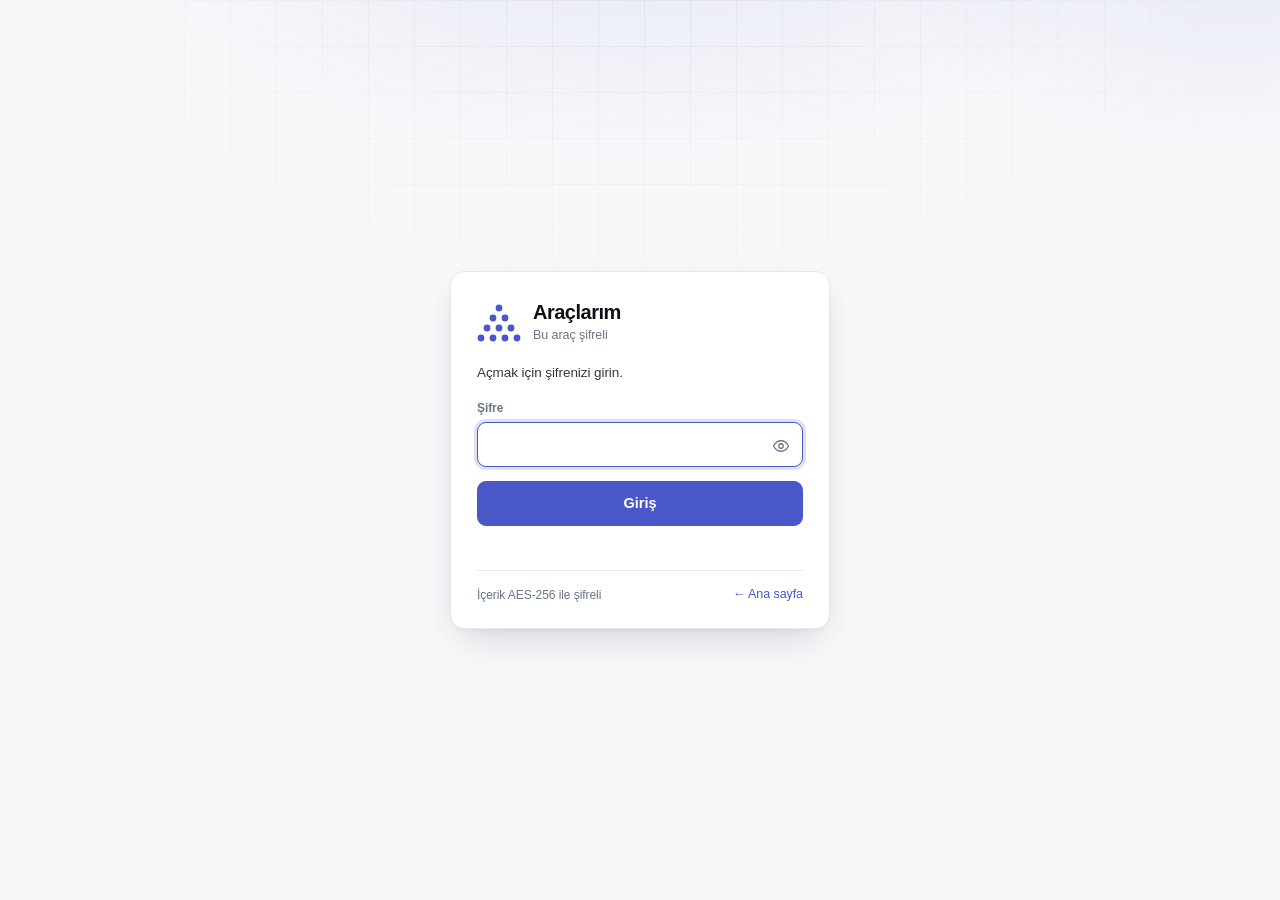
<file: docs/buharli-nemlendirici.html>
<!DOCTYPE html>
<html lang="tr"><head>
<meta charset="utf-8">
<meta name="viewport" content="width=device-width, initial-scale=1, viewport-fit=cover">
<meta name="robots" content="noindex">
<title>Araçlarım — Giriş</title>
<link rel="icon" href="data:image/svg+xml,%3Csvg%20xmlns%3D%22http%3A%2F%2Fwww.w3.org%2F2000%2Fsvg%22%20fill%3D%22%234a57c9%22%20viewBox%3D%220%200%2044%2044%22%3E%3Ccircle%20cx%3D%2222%22%20cy%3D%228%22%20r%3D%223.4%22%3E%3C%2Fcircle%3E%3Ccircle%20cx%3D%2216%22%20cy%3D%2218%22%20r%3D%223.4%22%3E%3C%2Fcircle%3E%3Ccircle%20cx%3D%2228%22%20cy%3D%2218%22%20r%3D%223.4%22%3E%3C%2Fcircle%3E%3Ccircle%20cx%3D%2210%22%20cy%3D%2228%22%20r%3D%223.4%22%3E%3C%2Fcircle%3E%3Ccircle%20cx%3D%2222%22%20cy%3D%2228%22%20r%3D%223.4%22%3E%3C%2Fcircle%3E%3Ccircle%20cx%3D%2234%22%20cy%3D%2228%22%20r%3D%223.4%22%3E%3C%2Fcircle%3E%3Ccircle%20cx%3D%224%22%20cy%3D%2238%22%20r%3D%223.4%22%3E%3C%2Fcircle%3E%3Ccircle%20cx%3D%2216%22%20cy%3D%2238%22%20r%3D%223.4%22%3E%3C%2Fcircle%3E%3Ccircle%20cx%3D%2228%22%20cy%3D%2238%22%20r%3D%223.4%22%3E%3C%2Fcircle%3E%3Ccircle%20cx%3D%2240%22%20cy%3D%2238%22%20r%3D%223.4%22%3E%3C%2Fcircle%3E%3C%2Fsvg%3E">
<style>
:root{--bg:#f7f8fa;--panel:#fff;--panel-2:#f4f6f9;--ink:#0d1117;--ink-2:#31383f;--muted:#697585;--line:#e3e7ee;--line-2:#d2d8e2;
 --accent:#4a57c9;--on-accent:#fff;--accent-soft:#eceefb;--bad:#c0362c;--bad-soft:#fdecea;--ok:#12855c;
 --wash:rgba(74,87,201,.10);--gridc:rgba(13,17,23,.045);--shadow:0 2px 4px rgba(16,24,40,.04),0 16px 40px -12px rgba(16,24,40,.18);
 --ease:cubic-bezier(.16,1,.3,1);--font:ui-sans-serif,-apple-system,BlinkMacSystemFont,"Inter","Segoe UI",Roboto,"Helvetica Neue",Arial,sans-serif;
 box-sizing:border-box;padding-top:env(safe-area-inset-top,0px);padding-bottom:env(safe-area-inset-bottom,0px)}
@media (prefers-color-scheme:dark){:root{--bg:#08090b;--panel:#101214;--panel-2:#16181c;--ink:#e8eaed;--ink-2:#c4c9d1;--muted:#858c98;--line:#2a2e35;--line-2:#353a42;
 --accent:#8b93f8;--on-accent:#0a0b0e;--accent-soft:#171a2e;--bad:#ff8d84;--bad-soft:#2a1513;--ok:#4cc38a;
 --wash:rgba(139,147,248,.16);--gridc:rgba(255,255,255,.035);--shadow:0 2px 6px rgba(0,0,0,.45),0 16px 40px -12px rgba(0,0,0,.7)}}
*,*::before,*::after{box-sizing:border-box}
html,body{height:100%;margin:0}
body{background:var(--bg);color:var(--ink);font:14px/1.5 var(--font);-webkit-font-smoothing:antialiased;letter-spacing:-.005em;display:grid;place-items:center;min-height:100%;padding:24px 16px}
body::before,body::after{content:"";position:fixed;inset:0;pointer-events:none}
body::before{z-index:-2;background:radial-gradient(62% 44% at 50% -12%,var(--wash),transparent 68%),radial-gradient(38% 30% at 96% -4%,color-mix(in srgb,var(--accent) 8%,transparent),transparent 70%)}
body::after{z-index:-1;background-image:linear-gradient(var(--gridc) 1px,transparent 1px),linear-gradient(90deg,var(--gridc) 1px,transparent 1px);background-size:46px 46px;
 -webkit-mask-image:radial-gradient(78% 55% at 50% 0%,#000,transparent 76%);mask-image:radial-gradient(78% 55% at 50% 0%,#000,transparent 76%)}
@keyframes panelIn{from{opacity:0;transform:translateY(14px) scale(.99);filter:blur(2px)}to{opacity:1;transform:none;filter:none}}
@keyframes panelOut{to{opacity:0;transform:translateY(-8px) scale(.985);filter:blur(2px)}}
@keyframes glow{0%,100%{opacity:.55}50%{opacity:1}}
@keyframes sweep{0%{background-position:-40% 0}100%{background-position:150% 0}}
@keyframes shake{10%,90%{transform:translateX(-1px)}20%,80%{transform:translateX(2px)}30%,50%,70%{transform:translateX(-4px)}40%,60%{transform:translateX(4px)}}
.kart{width:100%;max-width:380px;background:var(--panel);border:1px solid var(--line);border-radius:14px;box-shadow:var(--shadow);padding:28px 26px 22px;position:relative;overflow:hidden;animation:panelIn .55s var(--ease) both}
.kart::before{content:"";position:absolute;left:0;right:0;top:0;height:2px;background:linear-gradient(90deg,transparent,var(--accent),transparent) no-repeat;background-size:40% 100%;opacity:0}
.kart.yukleniyor::before{opacity:1;animation:sweep 1.1s var(--ease) infinite}
.kart.sars{animation:shake .45s ease both}
.kart.cikis{animation:panelOut .3s var(--ease) both}
.logo{display:flex;align-items:center;gap:12px;margin-bottom:18px}
.logo svg{width:44px;height:44px;flex:none}
.logo svg circle{fill:var(--accent);animation:glow 2.4s ease-in-out infinite}
.logo svg circle:nth-child(2n){animation-delay:.3s}.logo svg circle:nth-child(3n){animation-delay:.6s}
h1{font-size:20px;font-weight:650;letter-spacing:-.025em;margin:0;line-height:1.2}
.alt{color:var(--muted);font-size:12.5px;margin-top:2px}
p.acik{color:var(--ink-2);margin:0 0 16px;font-size:13.5px}
label{display:block;font-size:12px;font-weight:600;color:var(--muted);margin:0 0 5px}
.alan{position:relative;margin-bottom:14px}
input[type=password],input[type=text]{width:100%;font:inherit;font-size:15px;color:var(--ink);background:var(--panel-2);border:1px solid var(--line);border-radius:9px;padding:10px 42px 10px 12px;outline:none;transition:border-color .16s,box-shadow .16s,background .16s}
input:hover{border-color:var(--line-2)}
input:focus{border-color:var(--accent);box-shadow:0 0 0 3px color-mix(in srgb,var(--accent) 18%,transparent);background:var(--panel)}
.goz{position:absolute;right:6px;bottom:6px;width:32px;height:30px;border:0;background:transparent;color:var(--muted);border-radius:7px;cursor:pointer;display:grid;place-items:center}
.goz:hover{background:var(--accent-soft);color:var(--accent)}
.goz svg{width:18px;height:18px}
button.ana{width:100%;font:inherit;font-weight:600;font-size:14.5px;padding:11px 14px;border-radius:9px;border:1px solid var(--accent);background:var(--accent);color:var(--on-accent);cursor:pointer;transition:transform .12s,filter .18s}
button.ana:hover{filter:brightness(1.07);transform:translateY(-1px)}
button.ana:disabled{opacity:.7;cursor:progress;transform:none}
.hata{min-height:20px;margin:10px 0 0;font-size:13px;color:var(--bad)}
.bag{display:flex;justify-content:space-between;align-items:center;margin-top:14px;padding-top:12px;border-top:1px solid var(--line);font-size:12px;color:var(--muted);gap:10px}
.bag a,.bag button{font:inherit;font-size:12.5px;border:0;background:none;color:var(--accent);cursor:pointer;padding:2px 0;text-decoration:none}
.bag a:hover,.bag button:hover{text-decoration:underline}
@media (prefers-reduced-motion:reduce){*{animation:none!important;transition:none!important}}
</style>
</head>
<body>
<main class="kart" id="kart" aria-labelledby="bas">
  <div class="logo">
    <svg viewBox="0 0 44 44" aria-hidden="true"><circle cx="22" cy="8" r="3.4"></circle><circle cx="16" cy="18" r="3.4"></circle><circle cx="28" cy="18" r="3.4"></circle><circle cx="10" cy="28" r="3.4"></circle><circle cx="22" cy="28" r="3.4"></circle><circle cx="34" cy="28" r="3.4"></circle><circle cx="4" cy="38" r="3.4"></circle><circle cx="16" cy="38" r="3.4"></circle><circle cx="28" cy="38" r="3.4"></circle><circle cx="40" cy="38" r="3.4"></circle></svg>
    <div><h1 id="bas">Araçlarım</h1><div class="alt">Bu araç şifreli</div></div>
  </div>
  <form id="giris" autocomplete="off">
    <p class="acik">Açmak için şifrenizi girin.</p>
    <div class="alan"><label for="sifre">Şifre</label><input id="sifre" type="password" autocomplete="current-password" required autofocus>
      <button type="button" class="goz" data-hedef="sifre" aria-label="Şifreyi göster"><svg viewBox="0 0 24 24" fill="none" stroke="currentColor" stroke-width="1.7" stroke-linecap="round" stroke-linejoin="round"><path d="M2 12s3.6-7 10-7 10 7 10 7-3.6 7-10 7S2 12 2 12z"></path><circle cx="12" cy="12" r="3"></circle></svg></button></div>
    <button class="ana" id="gir" type="submit">Giriş</button>
    <div class="hata" id="hata" role="alert" aria-live="polite"></div>
  </form>
  <div class="bag"><span>İçerik AES-256 ile şifreli</span><a href="index.html">← Ana sayfa</a></div>
</main>
<script id="hm-data" type="application/octet-stream" data-salt="FgRfd0Bhyej9tiRkMu4mMg==" data-iv="i3H00qPDoq9LsAYI" data-iter="600000">
K66BSHXX97KPxS3L0xWJp6Pqt0bAVleD77VKWvXmMZ4voHtJXbhB9E18jJdKUOEuAExQDFNjTlFr5UcJaC0+PJhfdEfCjE4h9cKDCOHGs3OWaSaAu2Df4M0B
xNSuIa5gI2rQvdIbljNbGWE6VGHoCyaGKMn8TcOPGGP4mwlx9Cv8uqZg5GftoRHMmp54HWEP6sSAnxhS2zRWAXL4Bn/qKD0Hb6CICh4NPtmPuQcku8WFAeIF
6jxhVxaaEyDm55JbJkyMLqAN7jXrYgF/mjWj6+/2B0u1Hf3IorEPghRI1E0hb/r6+WsVA0p6Gc8TvT1GvAaIwLuNNXFZN8QKVHxto/2smj/BzMwVjI5hvPfS
AmzMNQJF/zAUpmFDLQ1uwexNqcyEla8TTJZz0LwdL61jVeVRSs7bHfWQApR2U9pF7ud5ipHd7P/Dau8sXvWKXInIGSERSw6KDhPAPuI/6PfDiXoPaZ1U15yC
RyCKkxPDI7InoSrTIGNUtrhhT7UoBHvMUetOn3MwOd/n3NxqCdIneuQGlm1117ozoi091xUggm5WjE9GSoaVK5WDPA+3mjkp4HX1TO1yCURc9kTtcB4t+xlB
RIl+OsO8DM+EUjpWQKeD9E89Am086S6fG9RXotVXnSlq0xuSginsGM3YZ1MllSztzOYeQZg2c5OsRPJ2RcEiVJ3i+KcpZBS0m28Ye6SDCpoCVN0AN1z8lVub
b+D9L5c4lV+m8qd/Hqs5XFD1VXan7ivYgOFaEFkH/D6DZDHAWAkNqLpfq4VqCHHwFRKMtFd05G1xL0G5+sW/XSDgYnYAbEtxR0Av8KBeyN03alefgD17axLV
e/ACO6djUbuQmWSxWnvWaaEt140vveGsiWoAvfi7wsGb0w1FUuFKf6Hr87FwjPATyElezigm6ugVaV16iZ56ukRt91zjgLu4P0DO9uoj6ycqeC7PdDqf0lh5
RD31qh/K3dsxzSPKHJSnAq9jGVfOlFvuLrh8msvgBd1nSsdl3+h+SEaOvOMZ2t4q+HyxO7u3NmFFgizUEWabFvv+h9cAy61E9GBuRLIjD/KL1tE4BoVjgH6l
W69alJVWiguF52Hq1uYXHLyDs5VVAITo9uVj90sy9n2rGimatrPx+rZk9oBG3cqBW90xP6qYeBjR5aFbiZ1iQiobFoo3B4sxwdct8DVJFs4gWzZIUHQoE8UB
5G65PnTdFWYUJhE803IfLjdHUSd7jsgMlYVW7XBdXrz78fXH73D6Fnl934HTs+xP0bx8DJgjbGTE1sB3uiFp0CNekh88X1dfdZeJWerVej77xQTfDsiz7fiD
nEimJCK+rvGv3B9sSDkTkCb0YDooxCQZgje8vcPudLmhLxNCwxPDBd02HzdzHN/qqDUGcq4j4CR0By4CyV0btunZje0g9C56r1+lPI4XzjSMMh36jsEnmjYL
3dwLzevDE5zmrv1+6z50m/4Xi+RUoS75jxgR1GiMdAnmq06vxbmTyd/765SdeV6T5KoSXrmGLDrIJ4GH38yKdd4UyRxjEOxnlakPlL/DxjXhNR5UaZXAm9Qi
7i4K+RC7wq8KLAXv/wou5n714LgtrorroUL7HMAjNc5KQGNKjmUnl/SYkRMq+y1qVa8UpLX0rvi2+6jYuqUnhLSAyi6K8n8ABcp0pEzB2PwpSK4oEbmdSSwm
McLGbT5gcefg11JWsNBh0faRkgKWd9lUYhkBdvvr0X9sXp1kNIOvdcBgXHicknS8yTP+PgJt2b8MphCUxXnmT87D+kRed4Lq1py1TGZVZr1y/cybEHq6h48Z
/dmtpnli1RXjJfKRwjYoCcUks7zE07WRI0jUJIn1zPZtTAMC7xQ2VLK4wOV97YpcCKmjWtC5bGUV6tsObp+42FzbiCsEwCXzoK4ClZqIkqfZonegiUcIEqOY
z9PBw9IOsZx4kkSsfdaZJLGZkkVnMHYc9Dc8WMTnJwy3meYPtgVwC6xo03kVLFeKQ/nGDWgFtFIGVAR2I4SR/LmCEGooc/WXBEgdhG3LincbMfsH3cN8ctut
Gm6gME/h0msw+vGhPF/7gIKyzgXeSTsyiFj8wFacnBkDmoaIgVoSN5ZF9x2rihWkYRfIoJNNCHF8tuZHmOMBHPRVC7pdLKL0wVRktVk31B31msol8jJMB3kh
9J/MYBRuKz6i855pdOoqAdhT7Lx/yFqfotYtOvpR+gfRvhZuY2stH5tSM0xfQADBJvzzqbkxmZQ0G80R037fQiaz7BFs0WN9myAS5AHOXQFlyyRlmhddiPW4
h5PoZzM2NNlKeub18N6vqMOHUQafDJ/SVcMPFg0BCiITpRP7uJqIk9RAUI3RRFEuNjBmtZT5ZqyocdAevVwieAfLSwrhahVAAEC7pj5PGacZpmen3wGZZ2zY
JL9gE0ysDevSnbkme+Aje0CMgflR515oHbgDlOeYdbzkTeibpsIGaI+Ex4DuMSOf9YHioAWMOPNnOuJcZqHOqU+s1ZbVhWmasoyvWV0HFTRdwFJ9DLVhSWZa
HhwD+wyWFqfc3A7Tst072JuLvvQmG98YSuT3mAEkWSL7cbfJSeODidZSMKt7tiN9KOV3oSeJtn7v5VTmsUecOC3cKlJBQEQDd2aQcymzbf86KI3MxoxOqjht
XVv5h5eOD/U0IbT+ysaax74gHyPauKxa2Eix/3vGBNJxEF5a8MQsBR3s92Adc5rSkbbR0UsK82sw62t/Ou/KeBw387/CJntnK9xAaqdy2xVvn8KlJEufMplb
O9AqEFU8uzYMSX7P24hYIQ69HMmxH5PcWAkcn6uL3TEZZx/Um6+TEJMn9FhZD07DyaT2KTZC060QWvxMsKjV9wT8zjsTHCJ6QwC4HkgGJqlNyWShXYB1AE5i
KMk5+nM1WYpkpCIkGHxqntPHVHoivhBc+Vxd/CbSdmR4mJr5Aop76lusg7ltANinmishHCzp0xZ5m9uBROYnVuKN3L7fhABzeaSZ3rKFHXIm2A9PjORjlyqO
Xt88SD8Lf62x45ZgM6Zl4KHtvknobV5F88BIYtDjl3SxbPQdZMA8IuSXVFC9ZHYUm366en+rjmnKHspiv/drGQ5OcalK/VElRHR3K+hH/vE+oDtYJ6wNHcVj
nBFzx26VXtu0hPkmAfNIGLpJzVbU2UQnNKN2NthHIrFNPRH8NsoRaLkYvyAQUNe85vf1uyGomXenIEE+aXmCzI08EkZR+SXRBW9rNBiYPoiCAWkLLuRnNOS7
FNfNnXAF3pmqSlMgYXuqhJZ6uX867rtwsO7YcQgFiRb6yvWLPrAKGMJAvhEGB1iQ6z9agPdPCvOUMUSZVr9pZ/OwBdTrqXnQ/YxYQV4rw2SJguyfx0uz0Jj+
sPdkPp65gYRGvuz3mNLfrkDqmm3A0s85B8/wm7El11X//gzoVSB5qJ7zXAUdETfPLBpEtOawR9OJEZNZOBksznblnKFj03WiAk9qFcn2wcYKAH73tfwsdt8H
x4R2FZ+v/Z6QVvoYuPNu7JW5xULHnha/CF2GgSrTjp44if7t13yG3q/GIisAtueolXDHKNxZ5R9FRCbNcfupaiDp/yIcEBM8la49L6eV3E+hWR4mNuvVTi9e
W8jSeHFJ+uz5iyLE1o69fejV7UC5Y+l7pXmdKb15IzzON73lshmWrxhE5L3+wM0eXZh6T/0IZYuQI5X18OCZgfuEwj1WiYKtKsH+ufpO/D8t7EEPJsv9mIEF
E1smj1eskiHRdGhRdghR1Zbg1cCuuMuFdTHCAofDcG21KCR93VQcw4t+02pn5u/mKk8QyHzJVq1jJcKyqamYI3wdg+AXg+nb8skOily1YFUn3psQa2bjakPu
hjjkpKfBeqKOaeheKEqMhjIuDZxmdkEY6djjMRZK2E9y80/nAGf5cGFHoT91psm1pB7HJC77zSF3wGzcb6/DANxh+U3hwVfzxvaMaiDiLipm4ihTnmeitutM
3fDlIQIiNhh2dXb2lIgcYg4NgNlgvqLvVyPCREdUtrOMA6zTQ/I2Xq6f0jZBpY8qCdLXEj++LgBwn892hEzIu4/oTAfIfcyYPSlfjVY2AbbMQ46ajQuq0ZWb
fIU+KV4hipS6exNgEcyBqJAJf1XYqfCQzLfPXWB05QmFl1AGuP8ctYILGrMViNC0yq1mc5UgzatkWtiEUzcKJPVsvY4V7kt/Apu4n78+AgB3gGRMf+RSsD5n
ZGbYh/M3je9OqPDokNvqOTTclw24vi2PbeBSlzSu8p1+BmScpjQWbiE7frb8WaCnxMOgqSXUqfWJTmUXJIeQZbEw8ydcqbpqVNwndWpjyyMUm3aEmdOW7VWU
tHpp3VArxjMgvnXxCZHZ/35tRmPat+W5ngNWrveokLzX8tcOGei9B1fekCVnZperNsiU/1ufzvfku+YLZ+5dJ7fVIXc6HwcTe2BDnd0n4zaxhEihgyQ98BBz
XCop8VikJv2nXJkdIhJNo3iU1BFGhrWxHzdNQ92NOj+qXlDtjptVRhavK6v3o/FCa/+LPmtMpE0h+UUc7dJ21Ie+yh985IkmjTihwWJU1aNhrCE1aLyB/XgP
NIzkB6CP0syrqZz6EmG00HpyxK84Qan+vIW8r+L+ppi33HUiCcgTePDXDnFyqkUR9d+C+PXAEfOiXrn+jieHtVEgmt2iatVsC0GubCusO5MyK/Qc6IUXx36D
nlqgiloDcBIMv7LY2WXIFPQG5sBohxCzQp9tqt5VCOrMZ8sW6de9XPz4KoWhz0NZ8bSnPQrOTzhZ+ysGH+9Y7QR1GI2QSloPo1X9Qttjaf5XY1f1HFwS/BLo
p99ZeSPmiLzfAXUCwoelwolWlSm6r/lLF9hZ6/z3AKbQvTMebjpDKugff8p3jdtsNCwAFCxyuPDv21ieKtGVZ3XuMlpvFEfgtHHazPFMoLiNUPNUbFKXm4sQ
vd0+reHn16PHXEBjG8EgNlFyYm1O9zh4YEjXqlSnq/+JXNI8JKCT9z4+BWegesit1OnB52Jg/6WOPUHugJ/HRcyEKapqvtIpz3U94gcI/pGZeMRQQg8lHPue
Ycv5gF3McxOqHeLRPaeNSCSsz3kP+F25EscaPKxoVU3PSlzl+Y8AGGhebl20JPVA4HmXb2XwRpoPVmvAOXpNY4f5BmWWk/4UlzH7B82b6AFB+dg1mYmUHst/
h17WXFZyss/ThD9fRqEbCu4rCws2o6NmuKKOn7HJhyNzb8IQlvGZrsj7QccObIIjBIYGhOFmbbvJleICntb+BmWpJDaxK9JqI8aVylodewFg2ICvyyGA6/L5
mEQewAQVIKDVECO1ReJuSVR90OtsjSiZ/pxhtuJhQen4j2NPr57uTYTR4GdfT2sq+e67/9pGrfL1g/GyDQebwuUFMkjl2AnZaf6Vz+qM1/xQWRl98TpcKzjS
GkMdNqTJ4U4DWIAqAIOXc2Soy0YaVcJbYqqqbLsOOCfHjOISFLvsSeeZN9zlIt3vcqPUXIXkOFvfPjcPRkqiC4NG0oF+TLZB7kvexQsEnox9o9w1ixvWPf2f
AT15RQ5wVwvjJfeq1XlG6T327H0eUmR2/mFWMmvt6dDF70+ovCYYHvCx1j+QQsgFei3nf2lyTdohDIpxR5YJyb4NyvonWDEpqeynTqECTjQ2YZbJ77O4AAGf
S/RvGm+Neh08wQ2T6MDfQub3X1PAVCL6SPxg3d+D9JbHyXK1B3O+R67Pt4EuLIexWkY26JalMGpFfFmD7G6E1Keigj7MzYHlynnnxczU6u2PL9dCJpbNRc1V
jAIg8mI1ytBHbpFIf8YP8Sc+losm51qvcx1ajYlK2YV1V7dEISx/DOqBcuTwFy1kIyp3UmMvO/rCPi0HRiRFqCulS0SM8+/FmvKGArw33ewZkJlsvz7hlzPc
frAdfnl3Wn+PBggwQ97/kOa9DfimHuEfGc+P2Dp67ymTHBPovSiwt5JgrqjRkuhJMBSXpt7jMp+8Rp83c4LhCxbFAxkSOJKS9HUogT/N0eu0KhPgoJ3ToH+3
ran7eWYOE17Y5rhdZP5+QDLp8c6+uO1enWaoLXEi0Ccs8Pn72UgEmEv7isHWPFxHdHkc28nyTlH2cJGG4aUwTPqJ9uf6tne9odkyxdQ8aSeiWb8C7Hww1Zbm
XVnd+R42OOgNo4YLb4dmMspymvAgt+vrJlUVAxZe1tsJASQOT9OoebFK30ZG42p9gtU8xDKqIKnKxT3ZflA76hSXCBaYve6dh6qcNct1NP+tMgqp8sN6vC/7
Z8JmNZBmpNbjUbjJShDym22HZ/x9I5RrOplnlPLooGxb+tIGe5+w/25/aWjy61JwB4lke3eeCi8JuwPkHi//CIa7ejbbh1WxHCu7yXoRKK9dY2nqaMONZMgH
pTgn4VszBK+HL1R0E9VRCH7qltch3CjKWqnOZ1G0QCim6BxWCaTCfHrDu8lCwJ4WXahgL+zmIJBqvtOgZHqKBX/ypabdnSDKmznyzw+7qx4YNZP4a1Rq4Td1
MTM9kfK7RC3Yeko7jXDOp54eFyZEMatinm281mvgOSMAbx8F+YOhH73m0BLWHz9FI4Wj5ZfT0BcMjy36PsFqcroYEZLX4NKdjLJcNzz74PaEKY4A9K+stEZ2
U/arAIjb8X9PXwZWgvB40P0EC3bRbidHY14UCu5pCOxGL91TQaS77ovzjZur5TNu1+asgI9fSl5mCT6y3FAqNF2Ygfx0OCAKup1Mp1oKeZyOOL/xxWfOycUd
4NLZ9KXup/szw6Hie2oogsuxg+t2g8FZVA2UsORurNh5fqEZekJjL3R2xmP+fQoNhcMcpfikrmyVFA4kq8XALJ3edcyYKzScS63Qj3nbm0Uzy9jBInLOLMoJ
TqyKgcntKJYFp0HxGi/5AuSdnZ7Mu4+2SEujCbKuo+rwYtohXBEwCt/2ohAepCIcqwWL3u4WZNWyyEBY9CIZnf9tbfyiCeGTSrdgpVRpnolGkTI6Ulo+ez5h
8d1GEBfT+zHrInjyKhCmArIw8t2fGWZKq/wgStA9zrNLPJSClFCmx8kS5XNDtH8xtWC/nCndrQ8jYYo/VLjvKimyfgKtH9uiggZ2UqxGc4PrxPSF9ZGDdM/Y
PtI2W82UNm1WMk0WLsHCEVkvDwbkgt4swf5QKkqY9z1Y2Tc53X8jFgWLpb5ZyPtQxYgqYQdjlVrQYzWPLMJlnfoTZWdcKPPIJ8gbCPRmaM/auE/dLPfes8Vi
qwPI3PL8TbGfB9wVKnjFztwbfHPz9QtNyHYzi6zZF5U3BG/gu5RfC/J4ob6y2SI0UhY2x+9xYcXuYOlKpf19s+l0ZvnItlwraEbvT5ZbXnMxt2hVythZp67t
ERtCqphT1JRuJPvY40fIyZdvml1aAUQpNGwqrorsItdfXN49CVTLRCbfhLgT2ZDCpEbzaVgMFkBiU4m0592qZquaJLnlddzZ3xA50iRx7QHlQ2W793834tug
g4zRy4wO3qHpJZf771+4eZOHBEo9U69xxN6fyhN5OnhPDRLAMYrmC9heHVFCPdUhH/t8TyTBm+8dMojAyemeztXV8AdbG/11CAqCSIjSjgX4VDjnA7LuzRBU
n88IFm4SMhvfwYndljW0hOYHCD0BAyg434Pcuh8rqiWFwrlE+8i5SEvjqlDoEJ2TmDLlWfXA/3YLYXA0e5NDtgtDBZuOeWfFEe5nvu2VIfFoHOQxbYLFNFnf
ohKd1VQy/tZ1ppi/cHxtPiGLCfuZPuuvpRyHf5eQElFjN5ehwi3OSHct1BMySpzYrF+5wLCJTXS0ps4VbaosrgqYPk069MfNRV/r2gGhE0XEXm+NpPl7y3Wo
/qlO4pLQQRSY4EseA2DL2Ohgj0o8neUZexEiBJc2e0Xo1In4yGeAfKR8jxGyQDlJCZ2EqhOH1qu4GRfgSEDlIAnsqRnl12sJRqsZ7GFF5fY8UcomlvReLlvU
Wcz8x3NcWnQi6/GEqHscuqvzjR4edTmj9m7UXP6quSlC0a3Bg7/Hy6ToMzb+a4S7yTN4PNKlrAok1WQKRSIHLswMcEdMi9eJI88F8F77kpYFERw56Sju71+z
EMmp3RgJjF8W+D+fcGK+B7qgZ5FmZFxuwO2EoNHl13ydTwfGeGsuond5kwOzNRu0BhTzW2Dss+7wws48HOHxzheVYt+ts+PEYSQTS7q8tPU5aIkHWE1zJ+uP
/1wm9kaCrake/rJQfzalHZFtNSPXDdWaujKAupF5ZGlub3lxjAPb7VQhq465IgiK4Eu0pZJDX+8XOjqUjAR2/RjVoikj0ExHmboeSPQhAl4rAZMh5DmCjHDu
eXSiO+RiYbMh+NtdG9pEqoiOBwQEdfA4WC88ZC0oERfkneBel1261IizSOt3A02dJfR4FgJm6k8XXPDjBo3NTnV4Q3VTs8oQmD7X8dcJMoidabZGRDLZRWI9
6QZq0NtgYb+JQf5wG+nzqkWWcCRpwWu1a10hFdHaKQUhpHf51MQTKT/uhwvO9qGF8gbyLlO5vSLLU1svU5qSTW3w2GnV20PY9bnyT9ljowfqw8XT8NN5UKAu
gN32JH7Z8Lw6R1rHpZDginxEw1oINs5SMFq2x4f8NveMGstMeSIXaFUxYqGUiZSoMMUAuaVVlaOlcy4gHAU9f2ISsXF1qI8uY5RAc26FbvhMcxm2kDHFbB/E
ATLyEYKe2m/vBJEBJ/Z6wwZD8Mvfyv3acZ8nKc1+fhTZ4otKoCjn+YDcwyQCAuUB+7YkSfx2Iwn5tG3L7buxfIJ/xV97/7yj3ehP/IfSBqqB+KttyzsPS/Qj
B/qaDiyp5nk6+x5lsCoISbH7dh0Ov7m4KRnKUhf9N5MvK3T4KAWm7QUJTUCb2XyF/r62r+/VQaMhtQb6Q4fKCXo3iRTbI+xNk4dm+kMHUSf1jzQKmv7YLV/P
ui8hLCTqDtQMRU41VjZAnWRyU/BD5lB8nlaFLeC0E/Len0V4zRFYKCciWflzSZGhHcoHMDF+uVUjOFVjFWj1khR2bQTj4bdJ1NufNqmLHE4Bf5HkGxwuo4tH
G5LWNm2YQyj+sTpYpPzA4WqsJa1KeSDkTxnMjioXtQaXeQ8m1I9CfUKdLZ8VZaUBrPKbA4S4OfHrtJVCf/MA0MC8f7AtTIcmdft5c+o8ykbMUnh+zk3ZW82Q
4KRP9vFNQramoQu28wHuC2J9VrxBX2m2MqvtAHxONs/MbEKzOfxuJpqQpJSWnZuSPPlqVwxlxeJEWdekClDoIZXPCfqu0kQTqAotI3lCbAO0cXqcovaLNS0Y
+L/PHcIkCnf6CPF8wQKLFu8uEvHLqgi3Wtf3lT7TseV6xhy5DFmGxL7+MEtbEXmU7PG8siJ/G6iTdTyQnYKxyiXnbaSGtP8xggbo8nOX6XyM4qPj/HDki5is
rYDtLRkhGTNldpvJyTTtR4CpMX8pcI3h2kXilgbF60os6t0LOq7Iaurwt123B0QilO8ypQaNbHks+5qlK3KlUdu1Kl7n+mJqm3QGGMm77O1tnI4gR0jd39Hq
YuPl4112sxs802aiNRTIEu4sZq0DoDLzpJNrOF319eoiuroOBWha41m2ssdJlumEzwIDGP+C1wT0MLPeRBX4Hmpodrtghl/nEwVsgbW0tvVgvVBpK1F/cXlt
vWGcWqcfrEK8zylMpqa1KB1/pLOPxKBfWNCbCvUqWJoHU6lB9AE7tNMZn0hZc2a213qPIaFDB7obSSqvMkruJPOZPaHqX0ro6rdTaQNMxUzbF/inNyUAtnam
76sB5N2b2dCzNo0s6qSJSeAYlpJplmN2rahNmtCwKr9c+iwnkEM2erSHD2B6a7tD3ER+fZotlu+N3W4chKgpbD2AzV7TII0jmCWxaYR9uxesTqOzrhFX3YeW
kr1rECEkbIK9ghfT40g+aE0IK0etjQ1U+JTeN147tBG3uvXJKk6R3A/BlVL9pU/AJrGLIkUGnpvEiNp8tZMPpWBM/tro9uhGPiEVqhSk5Ht9iVqmUsmLuVLj
V+GAls90wipeCGCrlOXKXNhJt82AoDeyM4o287DgMbnAFEP8+02A/ynODBYIi3lybzfffxpdF9W5frUtAelgaSJxhiasysxk06+TwId+snyRHag/dVkeJiJ3
puoTdtRj7pnOQU8kbEAiTgzMvzpc+RokHJoHDy2wtS46a6y3qBFV/1zadltXJ0kARd3ltCwlA8rUhSEGBPP5oVWQ+jzGP988LllwmKB/pCIoafzm+LSVmgvn
IDOpXm7gw4itdr9RMcWuFo0cBv5igtDqwrfJreKt3E16/JcY5s4ApUL57w4mgIiczsJIdzkHDD9rWAJg3sug51tvpZU73nqWT8qYXr101BVFi4kHMFgdRa6w
xqwQwEAL4S+tReKD598wqByXE8XQQF98TQhbQ+pGPnx7B4T7xmWXDSfu4uK929Ux439teVY9iV2Vz4IhrEwQm7w2qzzkucWr9e43c05IafBJI04JkUXk07wo
xkQMrlBuw+8ILnS+DXeoQ4eArJJLEAtuXXH/+2Hq5ksWRv0PsFtJ3IZ6cjKgjGj3p1dhWezGN8HXTjfUDP5djnpiMkVheUkKn4R784HggMy015umCdwTl+rL
IybXvgmdM9UXYXji44EdcI+XMXD9Bce+/xLSJxbMWj4u7JOjB4xw4NFG91HDif+C5hccv6TIlGl6AA76OHjneEUC5z5QqXbiqvk3cgQdFGCx9jGk0QQ3Ztrw
Y1gzx1lSraoX0t19Exd7C/E6yWQ+/oXA0YRuqfxeWv4srMLGtO+hdyBnf3x1ACC1D8rncdaUa0ppNDwOBiqhE+Cxw//bPdmutN4YfnbDmEl2Y+Le/k8gZNYw
B4/lM+48CRDxbTxyGQ2Y1mW9la6k4kxDZ/yBQA2vsX1GFYGD55Ch+2gZ1+IJkdfwB5ZtCLknW5oqp6he6PQ08NhEAd1KjXMBDB3oUFiEyX9/m6W+63JrEkRh
Rkv5557SwS4dFk7MXESdTnH6+nuwA8ZPuplDFVnAQ26MLsrUhizTfiHkn5TnQtw/8xfGKzLNJiGXgJ5fARcDof+X+7I9XVTcK9QQHTwgp7MTpiI84lccUxqg
rqEopj8STzk/k6tGV52uemLuFeMiGHzIJMCyBV69xSY8/2zZ83wNKCEEO4KA/bXSX5sbSfAqL6gTHRGChWKZW+uPtqqs+7RqgwqdP8sv4putcueu/ZlzQ5T9
5LCdB9WPGxVgJHYpCSsNKhI/Gv2s+SGaAyfJQgPIRcxE7YVstJ2IDhEspYJdIC7nZBdIGj/0yqKCQRjedxVk2/RJS09a3R4xArefQqYQA55AIQhHhTCXyzLe
d9mc4osb401Cqt3cJFrCYmuzsbeo+d5bcnLnrLgLPfbSh9x2N4IuQYY0rPU61c2fwJL/Ldlts1NjVd0UuP+IKYbPo8eju5ob2UUtSurnUAkUK61mtpgDQ2Me
QH578Rb2giroSL5cjtfxX0Y3Ochd+JN25u2s/EogAN0Yi30DeYfdxasMsh/LGmY+Gp/kzTGvqWbY1T6iLtn2fGqFbwoUNlD4c5WXFGY6EFsKtNjkX2Tmtms9
O2xDkzBi8O9c2eLLvIt8KDy4xI/UZ66jI49qKCIXPAQr2g7d4swJRuPF8mtW0ukPgr1VhJC5MMNFTHq7t2uKej7bmLy32EP32B8hQG6PEaApHsvpzhE/I6Pw
b4XCzM+dw8lCYGJTCcEu4uQi49MKIu9yTXLuLZjNJF2IroDzvF6HPyCHkHpMe19ogeNMy6OLUm1/FSAX77wx/PEWrYNTmhJAsbamAfX6bN43eyLxxdQenmY7
I0NOT6MU32G6yBGajDaKd2ojXBTvBfjCL1cGn0Q/KBVnyvBVemOVjCn+Y2OSQMEjLKA/uzQsc/jCCRoBSe/0ea/w8uqR5Ysjj3wQ+9L9TlE6KRW3rouvdsX9
64B8k/sen+pt8z/BxEAHY4QoDjccpY6rYmyHQpvw6lAbaPaI8lHZJuuKzx0+x1Bj+vFjJfaqWda3dclZqiWxXcb6XESIq36ftVfWiLOi7Dm2rYAR2xetDh0x
2M7hJJpnJfozWGJ+mCUNtyhrGFbwwPzW0JLGoeMUzGwR1ZNycs/LGV21qLusAAVON3Q/dvcaXmHaRknJ74DpulDcwCLJC8CGOmBh2B0DOlLkUezKy22elfJh
Dtnh2RpVMg99+HKBPmgHwJn26Y0sy9Jz4092DitbyuMrDW1oXBa+yF3/FmH/NzaANWx7aY6p6i6L6V3bF8MXS/CquFBKy7Cg0RQUPW5vJkS2X93wjOVUqIy5
9mgSNKlkfMkeMqt9bR7Hb0+X+aFZ0kWTLU7sClTpok0sICuZ4XDmMXGUmjaiQQ3y5qijV79Av2Dma5726pvxO3M0ONubksENIApAj6B8LNW2Wjgi5AR8apGL
+MsJFKwkYuJkqreG4WJ/PCmHIcTn79Siwe0m7+CvTMFe+Gsq6JZ/eHBZQI3kwnuxWFW91Ws965hYbT9Vw5uu7m3JEOmaeqZWRhueGxwA2jqTDCaVavBKGbDg
7xUq7WsKzkzE6bBsIXamEQ48/dSsKjgXTjAQ3XZ7nDqBGrhYZmfcGaxWIg/+wuiks3fyxwVbymAMun/3tcxhk1jr8E6BjbJ31FYWZ9vbaBWo9E2pJ6gi1N7J
qDVoSocAGBcJKvtc4yBKTs4iKkdJCjpOOq9kRHqRnFYMvqZcCvDC7d2+nqgKS3bkatK1O5aiqO9/OanG1HTS1OCoBtRIxiGiIfBl5N4s5aN3RVnS+iQN5USj
pYIbcx0QCt16v52mr1MdBdd/1hE+DpG6cQK8ujldZ6HLqjP8VMtQ+mhneEGd0dU+Jp6XUhJDuyCeahH19i1Gd0szbTCfyrg93909PY85XnBxm5BgNIfLUuzY
hsiJuWf4qIyNKtGsQtJPfGEuAXbZkQfuGuhvhnc9qqUlDCUbRHxhEYxCIXUCn2H0JqoYgYbM8IG0yIrSI3S3A7zOonBKyLaC/xOPklQ7/CpWgCZ33n7AY6p0
qWv957TQIEMYkS2ZsApqfCrXEWjM5l+w+ljHyl8tsOSbgXJOLazxG/2AXZwaXDBRmxq0ygXT6w/jXdXOUFBEasiZ4IbcffMdHmn2w80OuvHKG7gC/ETLUWq5
Z5+xYqhtI4KARO4bV6ksl+r8xnx2Y+b4MlKH9KJ9i0X9I4dk/IoL67njn2sQD3vXHeIB41ghzmcvQivYP1qXIuNHjL5nHU4G+D8Y02tnvotTkB8qj7/MvRAg
3z/L35W8m9ApBA4FE8/2zQSJ2gm4z/uNsTk6GR96SsNCC1q7te45hVKlVI/jiHz56w6b05ZHqas/Vuz+sfOQer9onlN4duN3yVysP86sEuh6dCrDyJeyVtPf
7nIyWcgBXS3kKUerjAzOa9PVVUvgZbv5WLBSODtd9A/PtiDLEDW/3hymhr6RAsWt6bFQr9snVcdO97D7oQRAHGQSeW5G/t3sSw6I545/ctjMIYCfaS673b4c
pfQcxPtHsTYDVtVca6Z6yU+qrutteVg8C0O0NBs0t2Y0fWez+CRuAhim/ldt0klTPyPkJM1FECSCKqqwDhdhLc+3u9N4dRkqYG8haDWzkjSYUWhr6id+kJDK
G8K3ikphOsOlWkihTDt47jSTdTtgQC54s7tej32KJ9EKRkAPBlPFGKkdrm36opZaatZg+9neADV8qBb7LlXcU1cmwCRS3k3d46n7KPDmDlj2PimNZl8Tt9qo
YfVAPLYGe1pwGaR5bz1dXPKqJzoaTGtJTAcVkfwSGHLCKujJ+sFlrMwhSc/kj5dUN4WT861CHaPLuOk4gEq2TW5bpPB8JI5yL00PJjQKigML3nUHsUdL9jSd
stS0JN5bHwRWX1+LksJ8zvmD6hcrqOpCL3/PnOMAjbk2rmm/v42p2k2YAp265HD9nHOT/ovQ2BoJgk9jVADPvv5mopgwxVP/zuDw/eVjDTvFGA3y3VUWK0ys
6l6ADw52emiCZd1q9jM2mYPYe7GILqL/qFFX4LmlwPatYog8AaMOovpq80g+lqNavn0pHE5XVe9z5bdCu8ldLGGsmPMMGGgYCn1UAh4DjjkZIk9n+a0wSfbG
0mgt238JOlYxKq3Gc7+66my78hxpVuxyBh8sw8XnumVl2OdaJANrEMDaIaSBdX6/ENjeEFNYsppH2eDojphz5Bcc65ehCGfjZvYNqGva0tqTrDeEjWTgu/M8
PzEo/0hDq4+E9TJYgc0sviyzps5avCFL/l2p1HPSLQG65qulG4Q8aIjX5MhKy8jn4xD5HKzOLPqLVZDgQUVHwzgQ/46JJyrmJnSUA6YqGThk6oRvbjMEjSTt
kp4mJl2QGOsAyNAGJcH5sWV6snlOqS0gjBfW1yzJFTqgQPBk39q6rBfNncIfdSTtWhSFAs7ClvLPGq2iDK0aNbdI14uS50ntR7RrXP+D8O+UQBAZtCnR8VeD
VGrZi2XAQPhEztS2fuV7cg3y/UTr2C1LcmTeYwyKTPymXDLZlwK2ooV6LG23pnbJyC/ALpp6s9GT+XmGj4UZeA3VZ3/RxcEMmhYkbf1iSfwKBgXvzhyPse9l
+ZyYY8NxuiW87MuXEGUDaj4aWkHm4n8pWM5hAvrEPXXd++Q2W9rvUHTDwD1P+VJQHK+2vNwZ3OP/p+0ukqbMVHJVU/wVAeHOQ2Wjlm0rkiEm35yOVIiCFXjx
/T0PjwpUEdvyyR4i3kKc+Qrq43vzs7WqaA8qSuh2svbRr3Q4EUfLUUzoRGzRI5ebo3iAYLHvr1QwJjml90/8gQydMoVM+qu28xXXXcO2GeHrhMg0JjKQkguT
bRq1ed4fvBrUQRv0mZvkzPUHOudF4XvWV8mKDjKRyMhiOOu3ozGh66DAhX4sQorHnwxADyxq3refJA5VrTc8L+cEwKfwyCLuBLLX9DsCg34/aiBm/c98aZ9y
o1T4cxoOR6NZh+zZjuFbaCMLU+Y993MmfDlxyD3qrzeBzzBrETrS689+7UyXDHdxWgr47bIGSoFIYA17xDOCgCHW3bbc/HaAMvewWRxllae0SNKC0NnjW/LY
/b/jlaRN1l4RI04aC4jJGfNINmT849NuVBDxR8bLto7XEiAKw9dpYorxGi7qirlVZtGLGV9dwnIB/Hd+XU8WvaxxRTAzgDHFkKmCrwG59wP72THmjeuZf6sR
d8AKKnTBIC4abOE8GwetQXAYfNX+WWqXqHC/G2LhdmQYs9sEtpxfaj5TJvx6kDaUP7mxU0BwZtZPt8koiTUeYIzVG4deWEJ+1OY3rMx3knCXEc9djCZLfMiC
M7/pdy2hMwqmChmqStAIKWf0Y94OkPv9Rhmz2/TqDBdm9RBPfOhjPJ9csUOPHCHxpvBZA3Yt56Kjl/T9v6rNoP+qQ6ilRx3huQS66Z5H+4UlPxleK/F3W4Z+
az8q6+9LvnBwy8qTRAd/wIIpwGgtwOnO0NlBZ6Xg1r8GJuKchgsLCoFkW8xZOzM5w2bJNV3LPpMWzkzV4zaw48KfCS4YC9tkJ9NkPJ9YrUO4NyMILCFIbEMP
7Ir9J53boHaz+0/QiZTA81xLC6G+t6yefjpolGx2ix/B4xhvkcCn+fUB8J56vJoSEn4kbs4CPedlKWEHQ5UcZyqCD7MrEliJ1qG/M8/sprLx6EXDo0CGyFBj
+9WkhkwxKAbI/0TWt/r+UqqiZar2mbofaAc7q4HV5F8UOmw7zAn2K64ZW5uwezRVTqijTmrRCWyMOEfNCtVajOAS3dESOre+e2ae5buv2vSbUCwZQyioCYdk
0cqqIlq2a6x91Gg3UMRjZ0/2nzRR37SOYyfJ8Hg9/p/JxS7WtwZFQlmF+lDfHtCyk3W98T6orFOHqwc8lqACFs6wZWxVBSMuXyDjJcVaRbJprK00q2GvPfJP
fqK35uLYgqzDOzVrusxIOkblMsyXcZOc6+pYMm9+nmiZBoqv5R/m3PYTemIgm2OWPhpNqVVXb4IabIDyLN5z6e+0deg9x1zWkZrEMQjGVyVfbglZF3Gq5r+J
TKzzh6p2DXXIgRqj9OnToqfHr7z09YwivYjhHFj9JM4u85LPsZLYo/GLZdvQthiu1aCA3c7lL96TRunY2mc/Z7PjwOBlk6tfwgBDZDsI331T2wpHpAPNxcCw
I0zfltrmb7jKUL0ShcuFmw6sIHlcGKGDFk5AL7NtlIB49q9aX/9UM3V0dJEXxiwGjoTd6PAEb3M28R5xoL9RNJv6dvymwaYMQjXgL0x3QLm4uViB1BNVueuA
COTMGQXZJa3ZJCy2zdyPeg2xC4esnVApxmaCUl5rfluQhGtNsl2pr9hQuv1jssEvwKdn0zEuXpsGeDVPKOAB3W3reCrDS1IwgGaVG7jXNy4EDrpLN71auWtZ
ORDBKwvS2hAZNGkv/B3vypzlCbrcYiqmWVR+d7ciPcCryJln6o/oq8mdSYP8oosARvPUjU3VaeK22mBDplTU6mXM2D6HVyzaPJkNQLeX0BznUCgvTJ1LK/Eg
gt0aYNRVGHkmOeoEkfOvwGRg7IzNdSWPiDlCZNpicesfO6Omk9WECsdVrzxZfAQ+WRsCv6Jd+gggvkZomqy2U/bfkJfjbvo9BugPAgdH1tK0KeZnVXWflZK7
TkXS8F/9QgtvIPvV7flK+cT8MrpLcQkj7fd6iwZ7TbNbetKDN9NOW2J1ifVKbxHy0BtfCQZlpwlrF4nQIK7eEJai6GA9dFfEsYJhaiaHOpeAfKX82cjEUKms
cIQgpqwXyfuAarpdd8xoSwAU4HPo537JjifjVB1p2iIblgBCF+o3VOpwfpTlAVUwc/oqoUPn5819wq4kzrwVAE4f24smfNPfGU/bFH28z3+u0LxRto/uDsiR
Pw7WwYJFSZDxnIk2Jin7esOOQQAewvg75tLTAXojyWgLdfNdPdEbixz3qP3TFVueaVyTmB/SpGWnCDH3yglOYs3ci6H5omomwxcYelDwafzODW5ERfXRoWnP
vUIgXK6v6KospDJoe5r1o6H6OvHL69Axt0kaH6qyFJu6DLSEGbkFlfrgfHGaZ5SsXMsHY8CyKJvxP5A7GR6AOjhDs21V79kR3UWXUv5vRX37c3UdZb0uosN8
gUWOuQRbZCBIlf1pb8vGqflJoj9ToocTfPP4vOCSqOm+l8TzzPrmH8H38GrZdspA9NAoiWCOqts9vGy4TamOO41K2fcXaK1/Zo+DgmNTDGsUWg4/MYAFyoVA
hg+CuaU7bG8rfPZXnhMhEZoXCR4MixCsEcZggIWh6w7yTZR9twMICmuHvmVVMCfx5OVFe6AQQCOsTYzrD2xTQML5d3xRbne+NgLzn65URKcsuRwtTK8UXma7
gbPrx2YjfvPes++sDfB15eRIEWIP5bkGLqrH23WL1AVA0Du0DGxmkqjKstD/HK587NftWDM+uA1779bS1omVYtBMDWLXi7L8SDOmq+ZJT/JQRPuaNL+bbWOn
I8rMpDHuT1rLa1X+3dJAKx+oeSHmf3l35v4XoVcgoc/dikdT+qn2Nxibnx6vBywRcvPWBV0t2NDnq0ozlerLIkbiupPdOVLahEr/CT8Oswu6qOFvbWZOgVKk
7e6wBvs+6JJ1hYuHLb2juBH7GZvmNmw9N1eBYRtDjjRC3W/FOrzGkopiIb18e5I2a3Vr1KzDD1uTUSwEbNbmIkjlY+EQCBDwkcMJlzVYTnfXYxi8HeYJHSQR
3fUQsfHeLLIk+hP3it1ylglwBzO5wB0CC/lTqIY3OOosoI2tfcaoL/fRSSy5oTkfQF2k4xF53DSMe24a/RaiAkFe7N2GtJPj8G1+9bQSG2NYQyOxnAcoP71n
8OqutdsQUaLJSC/nX/tPDInGelmGaf6bOe2bQvoFycUtt+jgjpfbCF9TVE7HK13EQh9GRgJbCQItwuxUDr4bNFvr63VX8lYtDS9MRrNX4gnuS4oXy1FQx8vC
AuGdMm8/oH1E739CliJZeYBx7YGndPVXTLJSXZuIRk5nBCp56OjCEDPpu29fu8blSTu3dtUh+VXq5FjA3J+j4oNafyVujFI6joH9UPlnmUjD+G4FctdC1/0T
86lT3TA/4V06ikUOyzd9lAIq1WgML2rDitbFozHQAlUmBknaigaF/w+qVTFsxMkNJtO/bJFi0ORgmP8I/ZVmQ9g4XVDuu0vB2Ga7De7ZzsL97qChgq3WO96M
JEfMVo3oK6yPpqNTv2fITICRDDFSrYk8pLFhg/pYCm4Ayk/KJf+S959GA1aLnSDzLbz3fnF+X3dkHoc80uwW+9gbTiqnhMD600LFsA9ENV+5BrcWUlZ30tA2
EFuQTH8BXpYght+fT8ROSqTGOPCV32Ez/xK1kKSX0F+tSP0qLx0GgBrVrxTFJvtCCsbYj+Ekp44Um7Lx1D2DqlvlYo63Hu+Hj/DQW1iCEpcbQkSdnajT7U1X
uZe9VXk7q5meiLof/B9y1/izj+vif9pScXq2slKCR/ppugROQ08N2DLZmgc2aUhPfkfAgRMNl6AXUvNDlZnD+6Ge0QW7yOgBcKDLABzIFEgweZxW1QQLcfdI
++b+Kh3lGy+FQ42dlYP8UIM/cqZNVDq8Nz9CMdFfy3U9jy+wqv67JjfxmkqOibyuWtSxY1YOaily1lzaVm0vsjXaBDWsXG6wot6pkxLIiyAhcgOX4Dw5pxAX
JK/qrfcIGl+IBxHRMJpHxlOKYUuAXHT4Dvk25IzlQBEi4A86ImpqbyMyvm5PjyP5TsqbURlQUFG5Rsh0Eekdbc0N6dEAzlsnew6mIio+A/lttrIfdata5fZV
Ei2HvMeFw1O1I0nj4kE0JFTI36P7E7PDq1VPjKQI+FPmKl893CDL/ocxgInduQupDQGBkCrXq8e+QwUIZqrcnX1lVpk4XddSGJfZwEmUK0zqvmZY3hNFjBrk
CYXDUacvHdVos9Su/8J+3uAqXRd+9IhJtkkL4SSmocJKPXOcZ9uIybQZQ77/XwUtR/M+0BDW988E9AcjPmprJiRzak0IxfyIL/YLg4AoSOqksJ+9Gc+wTwZF
HeviQZAUyqNKMEei7+XL1xfTNDS84JR/Pllb/jAnzlMD7rA3Jp+nkF9rT/tspvTMkuLpglll4Y2bdRWjCXpbW/p3CL7SwZQD9wXCf5dSMAO5+D0rWGHyHcHh
BPBIKz4OKOH0vCdJ7dSzF+gPb+XDUHsHIhJDLlsaLx5uWLc44ZHKVRLwAGITZK3wAw9yeVgjYPC2Sh2AZrlNcVUmoF0pvusTHwKODLsQrKKnaoepf5umeX36
gK1nz285TYQZnnOjux7UWCeytUUHsYHgkHeQrwBW+bgz9RXR8xW3E+uJciugRpas082m2BTFVLcB7n5xhxCQgDolPVzoGox2kyUO8PhFL25JQ6e5MOl2BOuM
r6Fa2aX1+3Ud1ZsWdEAJvMQIwQKELULRDlRLFl5qEMTzjCynk7a5/l5CEmIxx1fELxR5mHFOMcSWEEVPG1CHiaG11/MrjD6BYjqNqZT8LxhQIwB/ZJdcB7nC
g/KgBmxhUiO0gYy17jbxNvfAwiZ338DeTTxJ3WBQ5o0A9l/LhQDVkTi4boNC+CX3byT2BdcRQjvfPsakMfB+U25xc4ES06Cw6ImyypcVdnXpkYVaNAvaJYzc
viKJGjnvFYOIehrpT0ms9ibBYTTHMyoiHgKTsg5kZX4iJkzGWM2Hx96Cp38TKYBzxEjWk8xkD2uP361D33ZEqZPxZPg9Dlu4g0TJoE189doWLFJaBzqYdEPZ
hjGwhLgChZQRU/GK8z3wj6L8azwFqwyb/3GB9nom9tojkv8BmaJtNnEvtfE+ERjg7HOwKshm8kHZKj01t3sE2aakkh7u6o1ic4cd/+pVlQmo6U7LYgord6AF
GXzCyc47WGCxqdrpXsxo98tlg+6oAnwQWT0Vo8UYLYteenyPD5etbhFuBPvuhud0+7qJsJo0P/C8hsyUKUEr91ZUwWSkXJK7WX6P3WewoNprq0EO6uYI4+7K
b8R+am+xIiBdAIgpYM7LuCtjbmzln9mOU566QGWnwTTaFM3pwRuPKD2EemOsQgxi2qEwSQkr9TkzUGkroHX0InTBUP926VepxkML8fzYv3r8wvueKvmWdlRI
HaoygxrGJh2y1Bwn7pVwtwjrTw08OE+vGzz30eUN0v2zgxsUe3CXv3PsDosoqO7tb5KK3FAnJn9g1iSCWxipQ5jlqOlh4K1bV4pa/1uOl1+kewzqZ0M8OVMm
Rjs0k/9NFM1tUur3brg9hhnhm7h5g7QpPFn/UT3IiaYgbK4ywEx+mK2rOmgN3BT19RW2BPsxTyAXrpWJ54gtw8/BJTDbsV8wekYdCN/i2/m2pgNTJ1YG/OBR
rj5xgWZ/c7SGcHvkVpU9+Sa5Ub5TQPLOcfMvNdiI3j/mMKe5juX2MTQ8eRf1d1bDaiQNq52ISuBxqRxqGe1YlBBz3aHy82o1NIWLtUqrqCLIHwHgFzwTyYW3
zFgAcNMzh317NZUGUjlKi2NDe4whfvRqH/PPKaJk+ngqDPZSqcqDoJjNrG+tGT52XfXYnVK41GuKlPLNHKHtlaos1jt4e7TkUkQ+cO1h+EKoL8atKWFAEnmz
mDLO0PcDQ4hbI3I7t42hqy4B6E2RhpsMTIwxMRfv3I0bHUW6ooO/k2J91ObiOgvfyataNIsvjt1YHV6kjqemFl74f/2eS97T0sCjU0UH+lTb2fsvR94v12FB
fwzBXSZJ9S0PxQGXT2StLobQrB+7fKNpqjY+TZYKcXehsrcNvAhxBi+lzfbE3e+Ci2yF7Mv8YCyshNdUIgIfxTjGNRSOsxKSHH3QqUBv7Dib6DQ1FJ10jJym
ppi0GFOPfgPpMfWHWt2GedXOUfcu5Jkx5bxAbHpIIr9NbgToL+K23XNvbeeL0cdRwRxhi/ABY0ex/5f7ePAUnGwVpKHOG+DJCRpKWtBXARqwtxqBdFWbmIP7
ydbQBWDNOFDzFiR5EOseT1b4rUO1kz5dqtvq8Fb09ZOfJBVqmCwHA1Sl4DF5HEFeCZaExTx5jXjGP6mqLJQyvfkaI7vcZMRX9FTrfai5IAZLdswf+DQZQtWw
w5t5SmT5F4tdFwxk9tNdQPKLR34GRkROGMMbqxBpvoijdk2BGqmufZoBj6BPk6/umfAO5c8xFnRi3H7m4Ruhu5hAajb1aCrqretks6IJwhCNKkbtVAfGMW6I
vkSOAYvCCTGgc96riFvQBnzKgVzNxKUDxFRHnn3n2PtTkw7lQ4UWjAmk+/UYHGvnaaBBNLTZhJqnK+FPIv9cyRWEhy+SN+uiEcZgXVGN2t/Slx6vYkc226OW
4pgc63eMMyeg0AvX6uusWl0nlPJte45l6O2zbYwFBjDkNmWYnIDmOc1OGeTGXvcp87pXJ4q34Oh+SwrgJ5bC8eIStxsQp7hAixsajX8y6PGS5U6Evj12CtLi
zYxqKiQzmdc7ENWujgLHo2FW85nmNV5q7s6nBy47xkCqjGrjlY1FjhrSLiN/nrwxeQRd1av/Ve9Kgiq3gyCzI29spFLR0XpvpMPH01KjCUNPnMrHOJUtMXVt
+iGxLqnfarWEKmysmL+MchpvRi9ToS4EJAUSytepbdtgtrCm10eJDenTMXQm2rPTI4wiJ6vI5wV5+xxw/va81rqyaB8ekj3wLh22ufDGkOqBF0eoqKdM25HM
vx+wkZRu4WMPBVpwmb5m+eskWqqIfnPttTdmQX7GmOR+kLt7AlNSwHpofdGQETQGvUoqQpjvR1dk5xmvnFoXu3SLnFTFu5/4EPvcTzKYedyFZJh0cxEKZfh1
nY7B5121qTrRlAS2W6+2n62TGYqEOD7RojvEh9k+3WhKjAkiz+mM7NJFlugC2QyamZjf53L4fHa54i5/Vwf0yQqYJBwoqmsB47ntmkGLMgInfVPwEyCj7skL
jbPy+lqOX6A7Ef/RHgXHrOlZTcWwKJiTFvRw9p22kuj0Psf4LXDZbhUmRX0AAK0Oa1grqoq4JPzF6RzTxE+tQxXdez+cXvIUlBbc+NXXWVJqtT/dyoGH+Y8H
8QXZHuOKorH0EqBv7Y4SiK9UnHMZJfsWkuVUg7kDQ3dHRkdCs5Wt8Alp9AdzS1x22A6gZ3NnDjax3kx7/a1/j03mLqsY8UHNshdfkr8be1CY61In2NnwQRqF
QntdetOGgC7YyUWmNw7RDGb5RPmFWmHqudYP/XiNJaf11+pLBOsS3XchW2jySiQq/JmYKbFIw/JAXP8OXQltgPYrUj3lNMxv02Ep/bTC+sO/VHhudUEl34rr
I+ks1G9Ps1jSQehzrxs3L0pj2XD0xDu849FkAxIjUoCYyP43XPMS9VH9KJMAVlrnhMpQvpTikVj3eJg07SjopDF+Dqxc4+2AlZJS5wfl+ukQ65fG6hCN8DPy
H379tx5C3EKyGxPmnpUyQCBl0O9upANLGj/bmN4KAR2ZhLk/cSLsJT7f183fUIiCGswGvkAWWPAijBfp6wgVsB/hie5220Y5TAlkvGlYKhCmWnQkIrX0TyKO
UDmZQ+ORq9Z6pXx40SgDxs13HRXx51gqHZKiaHfaFO10sVcrMagzioLPcMnyz1uJZ03NKhPHk0ISCmBpuK5s37jhRRrBX5T0Ei4pg+2b4k5seKOqK/+Gyqgl
++6E30lR4gQFs3p80BJ/xMmtODbMpD3Y2SBu18gvU8EfpkqxEEmwXUTd9o6r8Fb2aQOHd7dLya9WU6DhxxLY477lgULIlBVN7BUU2xoSnT4/iCahD8olCk+H
L+y/BpT5dolvCXHXlcEtPlt//FfTzTjcBZF6lQj0BA1w52TCvknsgrVkWw6IRouk/e7VIcQNfp3uuhK+ZWxmTRjxLGp2h8spMOM81zJN3nSZJHlt4Bpgg+Mv
qYHBP6qoWnOg6wF4AQHEslBQByb3gG8CTWXFhU2vMVl+9mXFChAzYZRP9WokkBKYP5qc6idxH9lDh+i/RFDkgwrD9J+892MnM5QzKNlqsSHQC5xuA7G3EXBX
hw/nD2F+z7lTFuFDHHjP66vkf2GuR/ipGlZYhKL1/3OMro4539FzTrKqGysTKPoPeYo9oPH10Va5PqiSeHEwgAOpfgzkSQzfE9WjZsGMLI8LrsOVaolXGCIk
MA5Z4Gppf77/VT9AgHT9N3autLNrho4iHxkobjtSrtli3oBXuhqqF5OI4yMAXIwOTe4arXZ/LpjRAS/l8BKJXOXfqx4ltF6uGEVTza56l2IMYXbxCtMKjVaG
v3y8bYtvmfcKAZLNasX9bUGP7S+lS8R0vcO6U3pv7i98xKMGU3sqWrXqP74yr9LWjDBJi3SotJ3z0yWQGJhn0pjh2wJHj5szDTpkQN9HFCxOqK/EGWLRGcKR
s2K+ogvk5OjntrdN/f31IdEKxd/w5+a8qSfuyErpPU2DmUO2Si7qnRZPrTQg5be47x5Q2JnYbCh6lnD30gxCbtnI0A2KNYvl/7duRE/mxn343YtiZ3BTcI3p
H/SKvtfjhYqydNIDAT3rAgtGnmWla0D53x0VjHmgz6YwISfbTgzsmLocKqF9T/0v8NyTf7DUp4ulM0segoy7V5NR0uFM2BYC6DUh6CoRJn0hQ8d5w7CXb290
6hVqTrcrg12zw+XDtQRp50BGA237texDKoZcDhTDeedRvIDmEzqi79IQ3Krd6doxErKhZYrX7wybgT730/KLI/hDbVnCJWK+iRTmTDo3EIMdp3x2/6PPwa7V
79QFAr59TM8LiGp4UzVdrRyy+NzPvQ5roJ0n2SYvoaZI62doheorDoyV4iQHvF687WQlcJHmVqnwDdykPaxsjvHhUCjRE+DtXBVzbHznl9U2cxChpLRm+6xR
vLBcVhvXw1+pl7+cRk0RhJm8A//hH0UDA/IoBy9ur8TVfVG4orSLQZLfg5eQo2d1ZshuwHqveMhFeqL3duGMH6c3bIyfYogpsnsxXCxKgtEnd+1E/p+H2Ftl
IxMWVfl63Z6t2j27uyb5enYED+HnrUFRbZqsIjj4WMPQ2fY4TgzzEYJUsKtSVPSxlsFSKFQ=
</script>
<script>
(function(){
'use strict';
/* Hesap Merkezi ile aynı şifreleme: PBKDF2-SHA256 → AES-256-GCM, içerik gzip.
   Tüm dosyalar hesap-merkezi.html'in salt'ı ile şifrelenir; bu yüzden anahtar tek kez türetilir
   ve sekme oturumunda (sessionStorage) Hesap Merkezi'nin kullandığı adla saklanır — bir kez girilen
   şifre ana sayfada, araçlarda ve Hesap Merkezi'nde geçerli olur. */
var $=function(id){return document.getElementById(id);};
var SKEY='hesapMerkezi_oturum';
function b64d(s){var bin=atob(s),u=new Uint8Array(bin.length);for(var i=0;i<bin.length;i++)u[i]=bin.charCodeAt(i);return u;}
function b64e(u){var s='';for(var i=0;i<u.length;i+=0x8000)s+=String.fromCharCode.apply(null,u.subarray(i,i+0x8000));return btoa(s);}
function destek(){return !!(window.crypto&&crypto.subtle&&window.DecompressionStream);}
var VERI=$('hm-data'),SALT=b64d(VERI.dataset.salt),IV=b64d(VERI.dataset.iv),ITER=+VERI.dataset.iter;
async function anahtarBitleri(pw){var baz=await crypto.subtle.importKey('raw',new TextEncoder().encode(pw.normalize('NFC')),'PBKDF2',false,['deriveBits']);
  return new Uint8Array(await crypto.subtle.deriveBits({name:'PBKDF2',hash:'SHA-256',salt:SALT,iterations:ITER},baz,256));}
function SifreHatasi(){this.name='SifreHatasi';}
async function coz(bits){var k=await crypto.subtle.importKey('raw',bits,'AES-GCM',false,['decrypt']),gz;
  try{gz=await crypto.subtle.decrypt({name:'AES-GCM',iv:IV},k,b64d(VERI.textContent.replace(/\s+/g,'')));}catch(_){throw new SifreHatasi();}
  var s=new Blob([gz]).stream().pipeThrough(new DecompressionStream('gzip'));return await new Response(s).text();}
function kayitliAnahtar(){try{var k=sessionStorage.getItem(SKEY);return k?b64d(k):null;}catch(_){return null;}}
function anahtarKaydet(bits){try{sessionStorage.setItem(SKEY,b64e(bits));}catch(_){}}
function anahtarSil(){try{sessionStorage.removeItem(SKEY);}catch(_){}}
function hata(msg){$('hata').textContent=msg;}
function yukle(on){$('kart').classList.toggle('yukleniyor',on);$('gir').disabled=on;$('gir').textContent=on?'Açılıyor…':'Giriş';}
function sars(){var k=$('kart');k.classList.remove('sars');void k.offsetWidth;k.classList.add('sars');}
document.querySelectorAll('.goz').forEach(function(b){b.addEventListener('click',function(){var i=$(b.dataset.hedef);var g=i.type==='password';i.type=g?'text':'password';b.setAttribute('aria-label',g?'Şifreyi gizle':'Şifreyi göster');i.focus();});});

/* ac(bits, metin, otomatik): şifresi çözülmüş içerikle ne yapılacağı (sayfaya göre değişir).
   gizle: kayıtlı oturum denenirken giriş kartı gösterilmesin (küçük içerik anında açılır). */
function girisBagla(ac,gizle){
  if(!destek()){hata('Bu tarayıcı şifre çözmeyi desteklemiyor. Güncel Chrome, Edge, Firefox veya Safari ile açın.');$('gir').disabled=true;return;}
  (async function(){var k=kayitliAnahtar();if(!k)return;yukle(true);if(gizle)$('kart').style.visibility='hidden';
    try{await ac(k,await coz(k),true);}catch(e){anahtarSil();yukle(false);$('kart').style.visibility='';$('sifre').focus();}})();
  $('giris').addEventListener('submit',async function(e){e.preventDefault();var pw=$('sifre').value;if(!pw)return;hata('');yukle(true);
    try{var bits=await anahtarBitleri(pw),metin=await coz(bits);anahtarKaydet(bits);await ac(bits,metin,false);}
    catch(x){yukle(false);if(x instanceof SifreHatasi){hata('Şifre yanlış.');sars();$('sifre').select();}else hata('Açılamadı: '+(x&&x.message||x));}});
}
girisBagla(async function(bits,html){document.open();document.write(html);document.close();});
})();
</script>
</body></html>
</file>
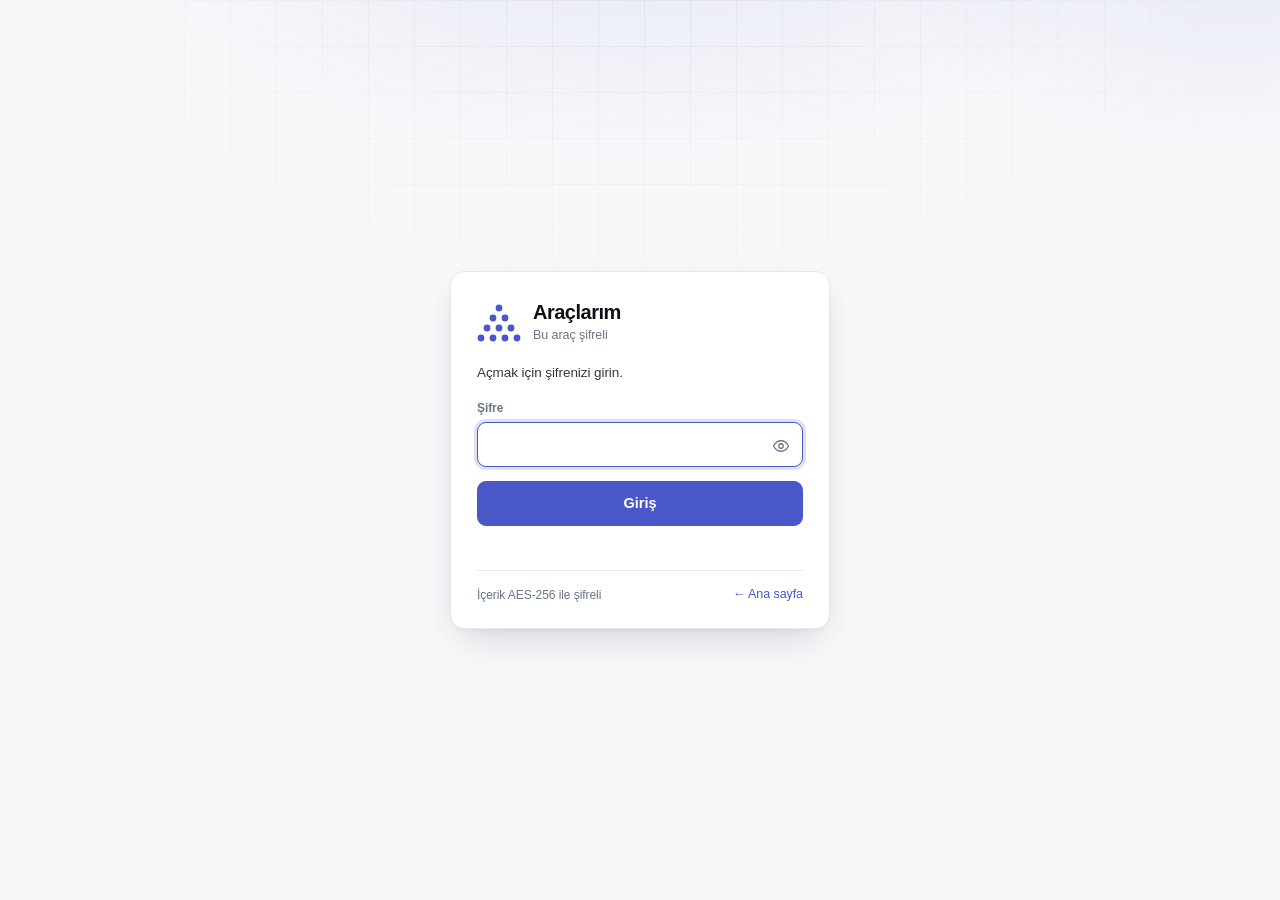
<file: docs/ev-arac-plani.html>
<!DOCTYPE html>
<html lang="tr"><head>
<meta charset="utf-8">
<meta name="viewport" content="width=device-width, initial-scale=1, viewport-fit=cover">
<meta name="robots" content="noindex">
<title>Araçlarım — Giriş</title>
<link rel="icon" href="data:image/svg+xml,%3Csvg%20xmlns%3D%22http%3A%2F%2Fwww.w3.org%2F2000%2Fsvg%22%20fill%3D%22%234a57c9%22%20viewBox%3D%220%200%2044%2044%22%3E%3Ccircle%20cx%3D%2222%22%20cy%3D%228%22%20r%3D%223.4%22%3E%3C%2Fcircle%3E%3Ccircle%20cx%3D%2216%22%20cy%3D%2218%22%20r%3D%223.4%22%3E%3C%2Fcircle%3E%3Ccircle%20cx%3D%2228%22%20cy%3D%2218%22%20r%3D%223.4%22%3E%3C%2Fcircle%3E%3Ccircle%20cx%3D%2210%22%20cy%3D%2228%22%20r%3D%223.4%22%3E%3C%2Fcircle%3E%3Ccircle%20cx%3D%2222%22%20cy%3D%2228%22%20r%3D%223.4%22%3E%3C%2Fcircle%3E%3Ccircle%20cx%3D%2234%22%20cy%3D%2228%22%20r%3D%223.4%22%3E%3C%2Fcircle%3E%3Ccircle%20cx%3D%224%22%20cy%3D%2238%22%20r%3D%223.4%22%3E%3C%2Fcircle%3E%3Ccircle%20cx%3D%2216%22%20cy%3D%2238%22%20r%3D%223.4%22%3E%3C%2Fcircle%3E%3Ccircle%20cx%3D%2228%22%20cy%3D%2238%22%20r%3D%223.4%22%3E%3C%2Fcircle%3E%3Ccircle%20cx%3D%2240%22%20cy%3D%2238%22%20r%3D%223.4%22%3E%3C%2Fcircle%3E%3C%2Fsvg%3E">
<style>
:root{--bg:#f7f8fa;--panel:#fff;--panel-2:#f4f6f9;--ink:#0d1117;--ink-2:#31383f;--muted:#697585;--line:#e3e7ee;--line-2:#d2d8e2;
 --accent:#4a57c9;--on-accent:#fff;--accent-soft:#eceefb;--bad:#c0362c;--bad-soft:#fdecea;--ok:#12855c;
 --wash:rgba(74,87,201,.10);--gridc:rgba(13,17,23,.045);--shadow:0 2px 4px rgba(16,24,40,.04),0 16px 40px -12px rgba(16,24,40,.18);
 --ease:cubic-bezier(.16,1,.3,1);--font:ui-sans-serif,-apple-system,BlinkMacSystemFont,"Inter","Segoe UI",Roboto,"Helvetica Neue",Arial,sans-serif;
 box-sizing:border-box;padding-top:env(safe-area-inset-top,0px);padding-bottom:env(safe-area-inset-bottom,0px)}
@media (prefers-color-scheme:dark){:root{--bg:#08090b;--panel:#101214;--panel-2:#16181c;--ink:#e8eaed;--ink-2:#c4c9d1;--muted:#858c98;--line:#2a2e35;--line-2:#353a42;
 --accent:#8b93f8;--on-accent:#0a0b0e;--accent-soft:#171a2e;--bad:#ff8d84;--bad-soft:#2a1513;--ok:#4cc38a;
 --wash:rgba(139,147,248,.16);--gridc:rgba(255,255,255,.035);--shadow:0 2px 6px rgba(0,0,0,.45),0 16px 40px -12px rgba(0,0,0,.7)}}
*,*::before,*::after{box-sizing:border-box}
html,body{height:100%;margin:0}
body{background:var(--bg);color:var(--ink);font:14px/1.5 var(--font);-webkit-font-smoothing:antialiased;letter-spacing:-.005em;display:grid;place-items:center;min-height:100%;padding:24px 16px}
body::before,body::after{content:"";position:fixed;inset:0;pointer-events:none}
body::before{z-index:-2;background:radial-gradient(62% 44% at 50% -12%,var(--wash),transparent 68%),radial-gradient(38% 30% at 96% -4%,color-mix(in srgb,var(--accent) 8%,transparent),transparent 70%)}
body::after{z-index:-1;background-image:linear-gradient(var(--gridc) 1px,transparent 1px),linear-gradient(90deg,var(--gridc) 1px,transparent 1px);background-size:46px 46px;
 -webkit-mask-image:radial-gradient(78% 55% at 50% 0%,#000,transparent 76%);mask-image:radial-gradient(78% 55% at 50% 0%,#000,transparent 76%)}
@keyframes panelIn{from{opacity:0;transform:translateY(14px) scale(.99);filter:blur(2px)}to{opacity:1;transform:none;filter:none}}
@keyframes panelOut{to{opacity:0;transform:translateY(-8px) scale(.985);filter:blur(2px)}}
@keyframes glow{0%,100%{opacity:.55}50%{opacity:1}}
@keyframes sweep{0%{background-position:-40% 0}100%{background-position:150% 0}}
@keyframes shake{10%,90%{transform:translateX(-1px)}20%,80%{transform:translateX(2px)}30%,50%,70%{transform:translateX(-4px)}40%,60%{transform:translateX(4px)}}
.kart{width:100%;max-width:380px;background:var(--panel);border:1px solid var(--line);border-radius:14px;box-shadow:var(--shadow);padding:28px 26px 22px;position:relative;overflow:hidden;animation:panelIn .55s var(--ease) both}
.kart::before{content:"";position:absolute;left:0;right:0;top:0;height:2px;background:linear-gradient(90deg,transparent,var(--accent),transparent) no-repeat;background-size:40% 100%;opacity:0}
.kart.yukleniyor::before{opacity:1;animation:sweep 1.1s var(--ease) infinite}
.kart.sars{animation:shake .45s ease both}
.kart.cikis{animation:panelOut .3s var(--ease) both}
.logo{display:flex;align-items:center;gap:12px;margin-bottom:18px}
.logo svg{width:44px;height:44px;flex:none}
.logo svg circle{fill:var(--accent);animation:glow 2.4s ease-in-out infinite}
.logo svg circle:nth-child(2n){animation-delay:.3s}.logo svg circle:nth-child(3n){animation-delay:.6s}
h1{font-size:20px;font-weight:650;letter-spacing:-.025em;margin:0;line-height:1.2}
.alt{color:var(--muted);font-size:12.5px;margin-top:2px}
p.acik{color:var(--ink-2);margin:0 0 16px;font-size:13.5px}
label{display:block;font-size:12px;font-weight:600;color:var(--muted);margin:0 0 5px}
.alan{position:relative;margin-bottom:14px}
input[type=password],input[type=text]{width:100%;font:inherit;font-size:15px;color:var(--ink);background:var(--panel-2);border:1px solid var(--line);border-radius:9px;padding:10px 42px 10px 12px;outline:none;transition:border-color .16s,box-shadow .16s,background .16s}
input:hover{border-color:var(--line-2)}
input:focus{border-color:var(--accent);box-shadow:0 0 0 3px color-mix(in srgb,var(--accent) 18%,transparent);background:var(--panel)}
.goz{position:absolute;right:6px;bottom:6px;width:32px;height:30px;border:0;background:transparent;color:var(--muted);border-radius:7px;cursor:pointer;display:grid;place-items:center}
.goz:hover{background:var(--accent-soft);color:var(--accent)}
.goz svg{width:18px;height:18px}
button.ana{width:100%;font:inherit;font-weight:600;font-size:14.5px;padding:11px 14px;border-radius:9px;border:1px solid var(--accent);background:var(--accent);color:var(--on-accent);cursor:pointer;transition:transform .12s,filter .18s}
button.ana:hover{filter:brightness(1.07);transform:translateY(-1px)}
button.ana:disabled{opacity:.7;cursor:progress;transform:none}
.hata{min-height:20px;margin:10px 0 0;font-size:13px;color:var(--bad)}
.bag{display:flex;justify-content:space-between;align-items:center;margin-top:14px;padding-top:12px;border-top:1px solid var(--line);font-size:12px;color:var(--muted);gap:10px}
.bag a,.bag button{font:inherit;font-size:12.5px;border:0;background:none;color:var(--accent);cursor:pointer;padding:2px 0;text-decoration:none}
.bag a:hover,.bag button:hover{text-decoration:underline}
@media (prefers-reduced-motion:reduce){*{animation:none!important;transition:none!important}}
</style>
</head>
<body>
<main class="kart" id="kart" aria-labelledby="bas">
  <div class="logo">
    <svg viewBox="0 0 44 44" aria-hidden="true"><circle cx="22" cy="8" r="3.4"></circle><circle cx="16" cy="18" r="3.4"></circle><circle cx="28" cy="18" r="3.4"></circle><circle cx="10" cy="28" r="3.4"></circle><circle cx="22" cy="28" r="3.4"></circle><circle cx="34" cy="28" r="3.4"></circle><circle cx="4" cy="38" r="3.4"></circle><circle cx="16" cy="38" r="3.4"></circle><circle cx="28" cy="38" r="3.4"></circle><circle cx="40" cy="38" r="3.4"></circle></svg>
    <div><h1 id="bas">Araçlarım</h1><div class="alt">Bu araç şifreli</div></div>
  </div>
  <form id="giris" autocomplete="off">
    <p class="acik">Açmak için şifrenizi girin.</p>
    <div class="alan"><label for="sifre">Şifre</label><input id="sifre" type="password" autocomplete="current-password" required autofocus>
      <button type="button" class="goz" data-hedef="sifre" aria-label="Şifreyi göster"><svg viewBox="0 0 24 24" fill="none" stroke="currentColor" stroke-width="1.7" stroke-linecap="round" stroke-linejoin="round"><path d="M2 12s3.6-7 10-7 10 7 10 7-3.6 7-10 7S2 12 2 12z"></path><circle cx="12" cy="12" r="3"></circle></svg></button></div>
    <button class="ana" id="gir" type="submit">Giriş</button>
    <div class="hata" id="hata" role="alert" aria-live="polite"></div>
  </form>
  <div class="bag"><span>İçerik AES-256 ile şifreli</span><a href="index.html">← Ana sayfa</a></div>
</main>
<script id="hm-data" type="application/octet-stream" data-salt="FgRfd0Bhyej9tiRkMu4mMg==" data-iv="0EIX3EL7m0SYujll" data-iter="600000">
aOEWMhHx4cJtlvq9zNXgdhcvGFmxWiozjzcvvlWC4zC5xXSEvs7TTx0QvdXM8zG9cfzscz7rnaUzSbd3aQagW1oCqIYDBDO//TzrYhRkTUHA/QTwEALOBYX8
6JAfWHZ743zuJfkFBeCG+1l6mPNgYwWRin2SXc0JZHJ/5C+5z1yxo6sI1b5UfFx6NUhBpAyQDDmSD49HBxqdJmRoKO84b0glIn+axagINnp3nDzFTMZBX9mN
xc0lWwCbqmcTvS911THslHYsh8vRtYn/o/W5biGqmPjaMzUEcAwjuLnJOo5j2Dro8Ha0Uag4gjZVdksmo4F43oGBk6P6c2/gbmgM0kQghjbnwio9HH1WyWju
+R0qAxjjc6tkowjdpiTT48wodicN/3C9jWTm2C5NmPzrlMOpbh6LM+F6Lx7z9jGAgldR6QREYnf1IqMtVv2AWm6dhBAgJQ1uGwFP6i4nFi2HcXrREXiGWTto
108OMPLVWe4F1LEo0W/LI/0hYuqU0f145mMPdU93MnfPWW6QIolG32McMnpJbWayfQsG/ZJUf5YIvSpAbTZNdfcWmT5yFtnC1tjrn6VwAk1vTVo2uTpRMEGq
AQOHD6OkmV+nW8Ew4PEhlvLfQbd0BtZmp7COfsrogoD3io72yNuZ/h92QL3RHfUIDhuo02vMi1lpVp7PBwv9J6PJaBTWUo1Q6ThcC47ppDSbf2qR3g5L7iTY
h/L1QEErW1OGYNNXsELyDZwuJuVyxuUxfUTwvqcQhd+1+FkbJUU54fSX/l9MB/FVedV4PUbMHizOZBhfaH2QLahUrzfddC+fMYqrFPXaeaipx99QxbYRqdAz
HpeDO74W22Gp588LQai4iSIKFUV3ZIOyQhNzQTE4cqg/87PPikpGnDm1DYuQgqwyM9Q2Sx+9j7eTq4LLyPG0znu1rceo3nCL0DoFq80D5i66dKY1AIrZJFvz
Gr2yeVcYHwTvUgUnDv591moOW5qfdf5VBNJ9H8STx5TsqW+JNzuxfcqvD/9hl7PK/Te+SEychPyDS5ouoeWeQPfGa84Okd5j/pZSLUmk3Lq+DhL1yLWvjiKw
L8AQ5+viTj2DpABja/WXEO/aJ8ekBPpnpGbqFLm4Eoy1KIuzMoVJwfM6F5z78l3Awxz3JgA5zRqs1LWLomGT5usoV1fHvEFZ8XdAvFlB3A1xENPF494eU2H0
IQd9cjrNBNjUHahDJG0FC60HDJy4Qj9qvZKt7vL8ZQ03uOsPRWdU0PZ21T7Uz5nQngs5dCC4sTTfR4eat8CohuvE+08sIngjNzKe//7ELNj8dTMVg/79EN53
6h5BGiMbVNouHI/R/6LwML+fd2DLYplZ/mLHWIZXWFIZQjR/XCxWpEveOKf9/07n/w+b+z1A+R01xVJ5CDhoi8Xfw5xwH98hu1dMcd6CGQ5ungqpBz0eYtyF
kj4OeDT+n2+0Qsx4obd6JShi1vLrVpM/envQfvHbTnYji5MY2UhKXc6JMSH0i/FeXRFaQNxjzd/bY4c3I0qqfCIEsLjFKIWFPtteRFFYWlO6nnlCg67m63R4
mgbeC4CcYb2GRbYfrlP76H8nthr4rKm50tgM0TOzm99d0L2K56l//UwQNOUzrQmW4boQtkIZ+uGnjGnCCfm3PzKbbHfvCmHv6EVdDZxDdqoD8drQfP9oTO9V
ERu+GkjrUtHO8lw1yaWKyTJNk+eRlIR0KH3AD1Q6vC3ghzt8FUxeIwxtkXStpFhJgqnDjSF4nAtcUXE1Hbd5884OwKEplQ7kaUAMMRpwcZQ4Iu5LAss6iizF
UQhoceko0psr1g+v5YI4NtnoRNX/Rk5ka3RagqdHpmZfVuXdrsWOIAOcoscw4CXplqv8fetKU5uFYGs8VPFU0yaRtahAQ0mPjvLC/ypuHyG9eX/g+1VtFI42
Nq8oqf3XzN/wfeSIZYAY7CLKE+VgetUrVLW7KZwd3ERnQypUl36hGngijWimVEv0g33bXu3xv7xnIeqNwf+k5TrzGX8wV8b7BOpMRKVGIR+RXulWzVKCiwVo
DK5Xgle6421adK2kP7z7RGJKPQPF/N2tHjwXWe8RGLwAxSjFED/XKN8VqgzJ8tyAGe0LJvCVz+eluFTHqaRYDPKshgbEkI/qejvF0KLeP5euo4WJZAi046Is
gQtQi5jmX2tgJPlWDd3Rtpu+UAwZlw/BFtyEsl8S5FVdn5tGHnM8PxRJU2ZL57gf+4of9d7POqpTfsgPisilgqjLjOvK0uVZya1ml/zDnSFK0xAnU+3tDjK9
eYVr/WUVtzqsUXVSlNsKhlL1WWJdWVaITOsY8NO/5wi+5cCciy2XxxM/9+p7KXk8Khrg6NDH/WgiIy60ydBWWKpqjgsYaKZg31vuuimDm0PlU9qfRy2iZGeq
mgj95MTrwUXJ6tDIrQVF6f7xBfYjy+2isaK6WLDPsqN7gqFTvKXEYWDA/zmoVoqP/M58tEc5uRDbecs8cMp9IRBKDVfeD72L+vljftqBvKGdtHJF/6C92a1D
4cY5KjdsSpYwHSeP5rajBHqf/4W654wunPo7ds7zRQziW2E9dLrLMs14iw10SxlGZIrlvnBa+AE/ri5XbqPBGiN5o54ixuJt6+/7QKXSYyUCF3ZfIan8CxTk
TdsJJyCivZVD/ojC7d/ug9p2Km9w3JgcY1VqOy7U8yvtQDLeO8npSc/RCjTod5QrA6TYhq/anV+fMpEb1kK/MYvN6qSXkYmsIXmDB7o+FG7DSWIpMD2Ts0pA
JbbZN7fapwffyJI+TORChIydWikRqXx4DMYBusI//NUJeVgGXhWX4DVoOibdnd4gtp0VZSgM7XJr5OiHCOVSHCYNLfbS/6i0rTkZziVgfBxV1RgPqlDqerUr
R3kuBfNec1mBoNiFDjqZEWudik5Wr09EiCVHoTLzSEBk9cysKxxd55cgvDVPJoSPS94PRwkudIxFcof2wZ71qbjtKRqD++YU1m+KAzjqrwLMuODq1Qr2NOqW
lEHGkcGQxSdhtrP3w9+9AzpY9tuueIA/tKtMxk9+YNaz5yKU25fInvCg/kh0AXGvKzw1eyYgx5ZwvOkV/fJqrjCxN/vLs6PGcfKJqI2llf7mPpjNSAyCWta5
aQMolDA3W82BUSp6+/YfKBw+EMorStqEJmAb52rOsqD5hGQ4K4mq/4FO4iZ2FZ1rd7J3cV+Wkxsxos9flIpNONcwRaH1tfvZ/LM5TWrrdHJp3nUAIA/2egsD
sln6uA/EuS9aL6c8WwimYilG33Xd72QNUgwj1lQT7iclbJxz3gqs4qkl53VYcCYKkPqI9nKuuMXTVHSHqg9GjhAh0TNcqbnkqk+MfNes0BoqJsVNXEwWH62M
2B3VN/wJlL6UJTgOhn9sAyhVuMRgutEaRAXwW6VYdGrjfjrasNIYKYXDMcTxI3TbaODnSTn+fsKChjmX6cMlDSj9P8AamDthBl8qk0tZ8Id+aV7mnz1VBT7z
HaPyR257COHm83i6f3yxvYoSRSVQhsuFdq9R3VnvDjGV0U1LvQef7sKT+Hk5yEe7fx8FdcbhAFjsCiDr2rU48G6+XcGrJdFzDXDS/kHK7KcDsZXB2v2o0+Oj
faIO7RTEWmuPP//IyFylazUhtnqe779VXPRJpp7QDBvhehPKh82+ssoPdoSLE+hEl4Nt+A7+lg3tXCfiGaHjQ0t359orK17/X/+Yp4hs4PJ7lzZk4rIx5J/s
XrormAzCmyIiKDSUiYxH5r3iw9mrVCc7Aw/p0Fzcg6ETnDWLxB41KzKPk6w5jsJtLi2IZOrGjlMApaiEUYUhulFNZHdiOwBEPxQg3T1yYnigvbPvL5T2msNi
fl/OzE1Rn0ZgCchIzXC9qHv/ZGa3bokoCbgg2YmV/C2heI1bmk0wQV/2lCUZPpNX2HOcDyz5q1+CvtGLfsPan+Ahau+1PGm3sYRRP7nzMxYhVDkD6NbsuIUs
J599NZHDlyoc3KOQNwOIMPs+WEIUMQdsLZijsB8o1nL4k2HQSY0VR+BthZBHVGlARNSoBo1bQR86zyyFipIy0kpiuxTRD1EY+TnJxlKveNWxAlKLUnuRsdE7
/T0xoZZFTrMZmzXDy4uZW43N9/kgJf0+RDe8OF2Fz1KBUzzSShOcXfa+ULnE3xxbKhp7225+NwimEl5Td9RZjato5i+6YnpM1f+W7yo5k//xu+GioXOm/nGe
bER5Dxu3h+SBxB6TtcfXf//VMByM6n9PCuJ5ayZm51Na/u8o9P07/XH95Hq5oG8q4+cmrCrBooR09u6vy7wERLMXJhC/fr9KfiORmRAhE5NWR02uq0bl3OSO
rS1s9SdGcFl6+gFhkWePFBRxFqp5UD9Pow8qoxpBEXZPTVCqWJUEIVkLUkRH2deZRJNzeO76CanR1XYXoOO5028Lgc3oaRV94N6/vs0pn7p2EdVjInfiMioD
HVDxFEC8jR+s7sFVA+t36KZNcg2O4IIg2/KVO29jh10SQ5aGg0XbM9DXnBVb5qM8RA3zZjEWrkzuQ+5hipqCrpp4UB45d8Cn5lSxfYj236BPuUH9ZVx87wf3
o9Ig5wm2edriAjKiHMWHne8ocgTAXPJfgUrFQ5Nl0gV3fvL3BGh9h6PASXday3RcBmpgEQZ7GHWWMPypPdykA1iE0IA6I6mZREAxsjad+jhaoiakQQxcid5c
B7ALqFV6OewboI2ZgqkWJ1kfv9+SJGkydOKhMzyQHQkfeHXlTZW9+M4etfDTSR34D2wbDsR4TRSqIxFE4aKeieip8g5CA1thvrt4y5br19dJZP/QRGN6pnBm
mI7H4W4rNgGBtDpY9e/J9Sv1hTI04i4G/oAast/OeUfpsPOrPD6G4QJgFE1HikCB9T2ILWJxJFlWrPze9jubBFn8pLKUxIHtUuI/hKFEeMjzFCvkHSgHU8BU
kTPkRxmb3+A8dtswZ3siQNzJ0cFNr6YLcDKDN4E3ezsL8cVSrJKU02yMeibGiGH4izeyMnrp6r0c75G/OukgB5RfFMuIEmaFvveaJZTIjBiyRRWXM7jqdnRm
fA727i3lqtMPRqWvIAxXlCkzugxTDoh3CUe1V5lzsR90zkzdszkrkgfbs6smGmOFQcvU0LmZu57/zIiW0KOWobQ7wRN6jJQSFWlriiSfDzA10blLUlGmUZyN
OV43LIbREuPsexV/U2u1qeaTUJgljW7kBsmJZORSKbX8/AiQIM/siP539veeLJuBbsDiPWPF5VgJCdqRzPqQhViy5yVie1fgsMyLdmDoOIExsOyVlWBNwAb0
+RhG1xNujitSid8SNvjTQSi38c/64yWdWzKDqtHruotbJW9zG4IijB/Hh204ylLtXZKjQ3CzCb7wENDxiS6IYVIxR0W1uetrhzSvarNIkM57dYXP8Gn7JfEY
1lE3FwX4LAJBM4rsQ2f6wL6LTrhmNNstfO7Tx9ZH3VBdEJEqsK2gfqheNY/djoBXLi4jzgWvtuRkwdZiIX7vvP3SHJf0f9EV/lVMnkF4FIwFQRABkPSfA3Zu
pIRyrDdelezEY6dkZ2GGtCuGFDUyhoSg+E1OFW7LGXcgAhzWnFeOnhoEQQgxTurauY3zjwAJE6QIUExKpbEvIKcx3FANsTdMfzVPsh48cmd9dwVbly10LaK+
TLF9GyTRmlyO6iZpHPQVHIVVaGhml81u54T88jcMkKB2aOHxZs4jFx30oeUFZo8hzFg9+mJ16QTK3MGYAsivJiebJbEeVrwzQV4gAtsBTA/8WkoqojfPdsZX
w+Qe1AocAGhmbzsnfwxMvqbsX8n1zayuks2yhV4qGprPaVrSDr+rxLDIH4HcSRV5uiNk358vjfJPr60nBunsIIC2btVpBYkkWHZXQ6iW1Ogu0Kjojl5s3ItM
dUM1+F036gKOSGuq7Vxmy6GG+neeoijuk+ivYPwkXbdNJNlWTNmY/+m2PV21Y+8CT/m5+csjZQhEeOpHf/+nSa40paFUUOrYUfZetogpwURAc2rVnHaUEzyB
6HmHOfhmH9uj2yP0Ly34WJytTWmvivNzZjIvJJipBtOQxtO5wVLlkzEAyKwAYMw8F3pXsq90OQH/iMPajzxtNyNDd/wNAy8+jHXXGHygYiFFw7ug1Nc9KGEO
HBxRz2duKK/2ScDgMLET/2clvqxf71TEavQ3iX0JULk2Zu6v50XL6YuKIbxIEHkm8fe19rcGDvFSxmsoMdc4W53GWEv69VXAO6BtNzT6swRgp0PI00DE8JH2
kayXToEL3oIGLnb1GnIntFsbX+w4TEyLX56ociA62xbyzHZfcbYTBErJ75AKpNk7um01npk5MnaDbGNDMTAId3SQuJRhhLOWeZuKxCBPCc8LhDiRkQAOYVW6
GwuW5LzR2O4PD+N0dcLDcamHk46SpR4jXNmiTmgpgLF7h6ByB64F08Dyxalh5Ho59RpdbEvWab7igOBKbrLicDKmSuoM6THnyaWoetxnu2wo+QA0iX3i6Two
QALV4ZL0ZzcSPhKutRHOqkRsFPeI4p9zKt25U7T60o1Ykg8uKFUYM3S/FibnTBZcJsf8MM+d+EGO/lNboHnv7FBIgB8pqQ8TtVorj3gauQtjSaOEMOl7ivSR
/jJ6HOsgLnNaarSAHVxUQqIq/T6hP4ncaeyW9iosviD/n9rzN+i363YqCMpjZymGOm94BgsFfwSBPb3QCHzJim5/4CuQMpY7IzJFMVgZnvjsqNqEKIeXQV9r
0n/7J0JfJQxAJ73p5WEkZugojeB7BJFVXpX/62GTwLbgI/OQwZl+4i3NFpPw5fmBCRMjI6KTZMhPTwfOlOI7wnUaIFJTxupooW5Dv3/xMMRhTP0N2dbFXUJs
ZXVZHWRVV25gZS2ogMFEHWk0n6X7gJa/MeqYejDH4Q8e2cDebEKE7Ujw584c00XHc1GSLUEwTKe/EALa6oStQL7heYZePC8h5zqVV2O8sZYSHfm2zBSG/1o0
ZniARaTdvhaBaK3DM4wRzKtwuwdCxM7m2rM/5xTeM6ev/61vE3bMy32IV5AkkYn3u/OJ5vMCPnF7UYNCi2osX3DAGpkWJsLjwKuT88+c61wSfXRSYbnDWcFx
UKzzXRoCMQe5DXHveyOSdEjSHQfhqBrMuwpxTHMqSxqJhnSoF+xlgBbv7OwUq/PVZ2Yly6TMEzYkLaCFUatnDWyPBEanKIv8XYr+V7mENInmLlC17Z9Hp++6
njB4ZVDvvdmNoPErU1nNLHFwrQwyRxvEiallTJvjNUqYixT/tTyz2flLN93uGPgukQC7D/XaBW+yHBMkOwWGLIYVyl9IemjI1T8Lr66rUVsNiK7644ahM1Qo
JPgNVMCG4CAZCSC6yIgdpAFk5LVhywUbOgwCKaRZlVezFBxCio4IS+BBh7fLuNi7oHwO9sLZEcdfArO03mJ1ek7EVPlNJzBmoVq3sAhk4LSam5PzDpPHTGUy
KxIzFpt3EKZ58wvbIti+FUx9NRFRGOQw+VKDLh0IuPWh9Ja5SEQ9zKexsKKIunb5BfnnYi1pyTuJxwxnCh4n4zbVf5zBUt2hJdwA6ZEzCGiThIdKqqYC+O4e
/jH6nh6v+AS/qcJCC8hr8kwkNa1Gm5CQ4G6iAscWINkqX1rXW2tFA7cN4wtPo3q3tXzMJ7SBALBtvyBl8mNK5AgRVcWNmKkOtPz8utUXgro6a2XHZ3OYUCkp
1TEfvI+tPv8kmfEG2FC57PdXlBEr4Nkld4I0HD/h79kDW9YFAifAV3KNH7ZX/yhmwDSiO/C9tytpy+RAJr9qKfdRdTAXZgd6OarMr112oyN+JL5JOjC9S4Dd
CaJ0txRwP5rotMyXOgi/1iqauWFKdtuyforupZUV/RPDhOD/hWIIf1KPJFeqtTQSE7Y+WjcaFxbEYeNaBCyJrGcna0KffTKfmMed1Rlunte18mKVHHoRi4e/
sc9NRTDG/8wqvCVQFT80fC3pE+NuLQ9KxNUGnV33scjb/dFr16xnJXwV2DFEhQJOt/EsZSaZ9potfYAZ5fYDYEy7uKrbcDSSHPxf6Q/IvSVWFv4WhVC4BXn/
iNNZyNk9Z39NCpOWU+U9TX91Y1bDwZ4dM+tMiVF5NX2PCbKqRuXQoFqws/2MEsGTPsihk3+Cz3W/qZuxW7Gsa2hrAtBkDO7GqjurxpgEwIsbWNbXAzDqX/yX
1/01bP2GI1gi6u8bELt52YpXEeq5OrC5K2LqchQdfaGhgQsY6/+CX2VtQ1/tDFZrE5ab2CRPGIGIb0YAmgfTgPbStG4+6cvEN25EOitMTIKxnyUGVRIuKw6+
9B1WW+fbrhfGkjBoXZ9JJ9dgvPnfC2QHfvi1CP4afPdtjUfOXPTG4pGVR/JlrOhq6kRW3Fxiaf7zjb12iJeOuq7kHBrzSyElf4/8/1m3/3b5ZqlG5aMBMJzZ
ioqml7FER8AUipx5hydeVhykFcA9EWnSUCppw/ZwWcw8Z0luLB4VpAqkR2xEUZsPUPRgmYkH/N/XEM+bId4NJSwjbDhHNmwsVlndUGr7ovU1exqX3oYv0k+f
YRwT7Om6KTE84KQWYaL7xeG51aDu3a3QNdvf3Ij4JnlC3prTm42iX+c9clqKiJHMemUukYUt2m2HXuBYbj0k1XTJY3Kj0MiGoh5UBFKKs+BfVNsLT0YRCBa7
CcSJLiILf7xegzzW6p9SH106KWDrYR6kY/f4sLDGbNW+jeB87VHBH7MR2wtrm6OIY97AdJ2nY0MHQgcOHfHUGam/E0QfqAGnllUh1fA6qKETWvUiiO81R0Q1
opDIDBuLK6kbZK9kqKiYpX/7ENI5+L/XCw6EX8HIXl23Cuj5ak1yiEGTSeMt7+SAWSpA8/2anGS87TjBeHZTwf/7x2xoW8KEmw5+ymsnupDUTv/yV/hkbcBG
YJvqdx3Y7Va/2ccJ95FJrFP1CzGP0Lh6m9FS9EGFwkbxFnBGc30VfcuGbCOpVKRrEdEQWUOqXKNa6hzObaKWAL1pRCaRgQAcPPSjBvRlNYL9FGOHzGK6v9HL
oyvNqwVjE/s+utjiDoNdh0VlMeSSxRVsTaY1W/d2NJt3m2icxtiw4BgrGQXsFiI71Y/AKl2glemZhnvhgGtGF6Uck6u91fAI7TzKtmQiWkL0sbzOIrHG8xRY
R9z59+gLgdJHboBgknrwXat1GtEaAr48+jFC6OXuQVZZlAmcTmQBEAiLZomeI774h3mTSolj3fpxPQ+pNHJLFZCU7FDj4Ka1RWamGcatZKO5WuUdBysEb+Kf
nZcPbmEGwenHgCJx26bUzf17hM176K5HyOgZGyRtU0RLerNYT5TLR1Uk7imTDu9FJ/MpXxNgb4CZTUoGy1dLp76BdaptjyFf3CJUNcu4JzR70I8f/E6GUtW/
Zb9Yz+z/knNQ9KLCjol7GKBGwbVcj4z1DXi/X+UEnuMRZCVtKcZRbp/FcU8c9lGz7yeUsi/SatJ1a/wyKFpsAOZvQP8SJZGVkReSWeGliEtTNsYNzhWumiZm
nOCBCGSEmHAhMfsMRwYD3M+WD9EvfEscBfUw7nQJ8bjmfs7Th+xMlq6+5BtVbbgGmMKWhoFy3yj8MKnlrsKk7PmZ8OioUz0bYFH+8iVhdtL35cnceIo4OqGM
uy0h5XG0n4XOlauo3bvDNq33tJNdInYUG/pJo0QRb8EMvIXYtM9xRIHgNzfqPUqh/hgzlONcvddowBa7GN8udOfYYCgFpBXjOMfev1jR+murMhfmBoswttZV
WMHIvtDymPzYfbrbZIabIINieHP5meuufRl1o87DNECC8ari4xX2sUymA3NWZgu863NGngJBtNESs9lG4UVeXyy2u4DCJzszHRkqacuGNATwNtZDLTLqBtxe
+fkOvgG+fEPaZcxCWujdbyj1Ai6S1fvWAzUnc22xWEM9k9hXJhpv+EpEgd34VMcHlPs9aLMvWSTl0QZ+mUpgLLrf91/NiNQ0dkP/jv4iMX+C4AwAW8YCqXvS
CNJUjEXLYwbHDu6Nym+s5RQwk67L/ztVaAYduHzTf5j510ftRzElrNxT2j2/COndGA7KCY97IbDv1mbRruaztsYcjen/pt1lzZFjV4fF4+AE3+XqNzhG1MSZ
a2ErhmuGJG8OA0TPgrCOb3H8KDqyaVBHwXGMLM0OBN8YlicqDzFaNiOec7qDtzu9ZilNstMtwjy0Uzf14DUrHve48ROMzYd894l6kuJb03c7CsTM2NFi+M5i
c3yWtuvDFoloLfDNFzV8lfZSrjYUnXa5gAntZyngsy9rVtYsT2k8R9Q2a2iYa99KH3RQ+pjeq5gE1+/IjgsdEgylKYtj/6p+i/1QoikJ0lo07zh8DgvPFgiy
HCZu2tpCuz2lLAvQDq5JEY7mR/zUEaJ7SYpvSKhqxTdHGg62+x6dnqA6UBMIwvfvLOByeUldh3QDvPUx/s2VXjIHthL3wXPcKnFHM2r3Ey0fAazbPZ39cxYi
n+bOj8TGHw/OFyG5Wx27aOlM2hnIF8UHKwW1XWmIzR+pWRcr/RSKX5Mpx5U0OrD+7T2iSANRxFdAWvaSHc+xzne0nQV2f8c/Y8SItWvjiAPOaki6Asttmwbi
ZnVb8rVOs/8COQjSZgr2qM5ZBAosxaLUTQiWaWClulST/CI+XaJ6qmnJpVGa5nvO6VqXpFqUXy0aq3QjNXlDKXSuxsTCiU3ni8rLQlZ7wd6oxHs6B4weY8xK
KZbvoDjRXRDDQx+ba5m0M5ofitEkGg96aRS/DolnShwI3wX4fl7uZqHQyg2Exeps7BC4PNmCNJx6+Udhjn+4QRyg1IM6AToPr3BO8u36ugTk8hrXgjlVJ1kS
C+iF2oFsyJpmCvvR372CdX29h9AQ0R3pkQTGgEoJNZtgl/KpEeouTp+hjYjLxoLx0E8F92ZN4YSkmW+sxiJIGUxnmAHZ0KXB8G7yPud+GB8ueQidKvL4BnHp
vgMZvBdAHY+xLMnfcK6VESj51BBQzWtjYfgK98DQ5gVkymt9HL4kUttVCvMkTnDQmUBWK6Asnz6jJffHn5BXTZDPCphMF8vS+/2q6iNn/jelmZNpciHdegr0
79IfRX8JMBhkKdpjPXQrRC2IPA38JVFLrDNhH+2qcBGoAcpaeW750f/5VNtm0PxcVRl51nreXGpMVPW+MGl3TiakbTY8cqTc8wH68AcxGNYEGHrRmSiYEnF0
nLzJeyB7DUiqmIvCx5YzkkbzRBns/z+pLNVS+oO6KRYwkKLITFxGtnRYvFXr7lMSF95JRKWBDLotV9zOhRuZbDC1eS02x+2Isu1H/c+qfSQOvNDly/vhdYIs
D2bLwbCi0TXOGgg9bAGAlX6ummzl6MG76V2S99mZg0MM1XRAdDvzC1INordHqSmDay0/+f23ZkSgIfMnJovrT/efjlKCk7AvoYIBfyBlmU/IOH1L9rWc1q8Q
pf+9a4r38HOpyKxtu+6QMkcz/GRKfkqxlmuTCBuxzvsQLW9JNdXDsRSOW8qelAtz3MCVi+/0cwVLFEFpbjeF9tr+87g7Xy5k4A2fSrw5CjaexKYa0G06voE8
Sd09wymV0X7xGXxrILnESv2h5U8T4wL9ocIorPdVsgvwYpXYXT3czsXoKF/wa5tjwipPJriMzZwS87U0qrrLjBWcE7tEpHvER+zWTzyxC1skjOt8EQbUro4M
5OCQ9Io5D2q0X/7SMY+9qoadB2smXbqpwm0vXsACdJgbOXUsDqJEb571GGQg0l1Hj3jX6TaCZn5rgoB1xg+hOD4s57K9+q1OI+ksjCCVuYM2C8+StxovDPnx
mghRw6HkGPoiQFbpwDQX860y2GlGMQuzwGiV1beARfCnhqaAywx0taeULmz0yulbRexlyRBVBOTu50S0ukEnnfeVA0BDXA6LXLMWAHZ2QY4yK1QKR+7KV8Td
aLON+cF4zynITREReWQ2eBjLPJ74rFWZcmrxGm8OfQb9smECZJNlbrbjX+ojYOKASCqVQCYt1MXW7IHt7oS3BhpkO8mjwQrh71CYNDlapDp5+kZhns7xcEXi
gSo/Bp/rLioYT3M8ft/p3Vty/sCa6ySo2q/pqCwsHJJtyRIkJotsgiwQmcpkWTuElvhswUAe8d0cVB389ZLQvIMWelh3T6yvlGzX3xzRJaAtu6R7NNkXJsUV
19ItO7tV8ZVlaOx2QNxxbP718IMWf/+vdQy5HRrJ7ibYp8dt6vr3KSITHDMFaaNwaISloUrIVDIYRSGckw5QYW6lincN9V1bB7EbTougsEmYhmvSay2Imvmk
2mGI6vCMjbnFoq8CLz5o+r3NpnRm8wIFCrpv2fpn4pRA/8PCRMFu88Klf2q4/SWxquLWjtJRAJ+0JVi1XpAkcgTHltP1ebZf1e4uwx+Tj9nxj8FuI2sivRN8
B70ReyXdw3ZnGpJ8RSs3+n6/SPpAFR91bNUEW8ywU8DI7G9+oblbUfr6jheMYLnusmhyWht6eK3q+DP0D1hERPG2SW5ady044aRCJq7Kkq8P/s7ubMhO7mMz
fm9ACVQxCB1dATKwVv04n2N54LNfOd0iLEja1ZWJaOuO4uU25YrXNkfl4AoZ3ghsuj3XMAPwwgVvBUIrRv9LGzYqIdwqcECQgVZrot1Cwwx1mXH4+hnDSuu5
EYgF2XEn+DgYle3SNfG3fAX8IcqXJ55Q5iNVx+S4sxcE2TkT7liHMY/vXiAaOV4UA/gzyxNysH3RyWuDpbS++3Yg9R4g+CsevX0MhluHjMFjKBMkUIIskZje
BoxCtCGOhQaF8+XAdml9D7f4XNrTx8yIV0IUJreq3MpjYABg/k2deuld9EwVF2RZzyNt/xxqRBjPZWPOSvvmuE/RZ3/v5RtlcEhj66VnF1zjvXl1SQUD12pn
gy91CS1rzeVgZ2qmJO1lh+nmsKAv06nz9Yc67hQ7Jd8SrgiuMCjM609s5Vs0j6pWWg5JXuBHn9EfmDUr5jVoJw/EX3lk46ktGGL6MBIagNTiJiINJqK1alOr
ZTRrAxsek94aLZyHpDASWvxmld6Kem7EPAnUo6AUVmI0YX1wVvbLZ0i15s7uOXMqODE+0HxpDoMwJAFvrpmPAkg5x2JCDlOAK8od8qxeK51IZ27XiKtXG1yC
5OdY3x2hGR6r+CChkuzXdsLMXhYny6/sCfFAxDIxlr8OinODBefHRwHKpOsVha8n6/vSEpfc99A/MwKWg873MV66atpm7nDyOot/Wj9G3kjTkfIC3+h9GmC/
ehdh30yE2GfOonaYfrltPrnfbrd57ruFZuPjGGfgVXHdRIORhlGh+DxkwUapmJDrBVzV/xS6iWtHns+PV/yydi+sh1vftHWgUXVlFCvxSKFk4SIHHjhgEPO7
f+T3QgvRr8GOzOM3tTgN0C3hzXPtZHFA+Z0CR7wEzzY3/nLbj9uNV618zbgyksFeoTephn8NXDMlYeMTNoQShh1NAZ4XSxwZLXPc03UN3O0GVAZb0z4N4CVv
YDI9i32F0uFplxICIM25ciM3RQwt+a7l1PxIpHAs/YJWU7cLrIxsvwDPL4ZyjNaRDF5q6qHRWBBuuTPeGiOqcrogBdQJqTkf3DITohO+TsD8MfkbVdztsJ4Z
2nE13l19jKHnbpCXqwtUNARNDdlt9hocagGXW8/1rAwM1bp6HTegWW+eO+tGDHyUg0TdFNiJEW1+z8P0ORzetCMlrE4qwyWMYsiC9mTRLmkjGpaop+41PxTT
3xwFQ6p9rCttwPkx6jpEFsIH+FBTuaRqFCjkcLRE4J3UaXuiQxEQvLSZ4/JFMVR43WFqaYbaitqiys2w1NmFVrnlKFoDA8bWgoGqVEhpE3Mzot3Ij8AzPFPB
6jYrMip8NNDKayvI7oCUFRmeJWOg7+HmOGKL7JW1q0G+wN5ndgB+Dsa5MVlCNm31A9kOWcZFr+sCTY859+tM1gAETK1no7vW2Nv2IrbCmlSg22pqgPwzI6Y7
3Ipn8gTVOzYGYwOqFfyzPPMlOSxAg0CzApDbpewAlAyKxBohC7OTOuzyDB/EyqQFIq7TWReBylC6X7EzI733UxF+HFO+6+AXZoloLLv3y4pmyQhcRpdhvPVS
VtvF4BAvKa3aNoo7+inbbHcN7poh+KaulVymbUP4WHyOtVRCYDvPjgJPseva74YkLcuxm4syZUMEMfa9006tfSY8N0u+uJCDX6EAXs3L/FSan1hoabL/nWpl
EgPwWi75H5vSvN75JLG476ImHzpsFGSpd6yBxuGXLs0mUYSmn0YI+FfmD/OT04hlZMKmYhDEQlJ6ZDgJYiCgKXaIge88obMKyDcwoYTU2p/bAt42JA/Z4VVD
i20iqLXPU9s8VmbMgxZB3WA81RpQQZwWM6vmRRsKlue8nkB4uNgYmUe/sw1FQJIsAG36aazW8cPslhR52aRQan9fq6w3Y64TFRbMxXIPVcXHHQGoCTqCnj6k
Rp7sp2qySQz7Q/DfdPvGbsBEvR7IG004gYZjBIyIlfLuzTHoFoPxwY/XyC7d3/QrYiHYu44VaI5LaA0j0eM1EqvjtPGmCSIbfeYuvW1hQzsGL3z9ylyJnguP
EQTUFFUKkFKbDnTPF0V3B/MCL0MRIYrxwffYysEp8UfHXffL203ZQR/jHOWRBvJ9h2o1ByIOFC6kTt909TZgftIjd8A3IC/RFEewRr8XXe7bZydBAeYDjUbv
JE4lsZdorT2ys7e7UOrOOrFF/Kq71cFwtPfWH88PvnSTLdkOKPswG5hTdEpKutzVypHcjWvIINQ4q3olNjXzDztjVe8+kOnXO9d3+WkOgMK7K7q7DyQW1Opw
dVzximy8vgsotvs30C4Xov0ni7fPY7UEzZatBx1p1nYPCvD9nFsi+/Sv2eJoFJjgLFuSy77oikSD9DZLd4fZ/nK0tZ473NL81dQ72X7Hgqx55iXLhK2qK4l0
ho0HYSdInC/IARBCaP0fUFfh+1AyJHSkedMPg00k3KSBAGeP/AOVTU1VnBr0Htzi/9xC28ycECGWfOxG9MLuHBhvAET0zmZ22MeO9EB5UTQwpXutoMDKMTpl
csbvj1YLh+peaxIUZB7/N6E5lf4CzFGGeqq/KlsUSjO5U1HsJTOaCV3vjM+a3+JlnuzL++xJoGGjjb/OtJyec7w6bNHJOKyTg/N+VQhot+qh81YkydjFrJEQ
FKR4LdqEFUDX2sdH3STlxCXA5Ny7y0D5BOQWI6U4v+ARtZ/HdJDPgBmZxnYSz9YOssSZ0arll44UW3tgCob4zTAnLqtZ/qg19A0x/vyipIeyPHt3j/whI9SQ
vDhPEOPSpQ39Y84buvLDucabnOb08lf+d48vuFcVuzzghkgooLKsnxFwzEO/CITBq41CubZ1cfKT7lFhLiQYxvaG6HI+BWp2xbcKOeZ9M+2MAuFE1AmiIPLa
hYc/0HHqs0250jvf4uvBOEf2ykZ/izhX0bB/vk+mh7BPRzK6KWRvOYjY7YtK4LeA7rIA757z8VCLwH0sfhm3rfXUBE1/VQf176kQ0t07D30OpUkhyAvexVS/
nsQGEgXprLmm5Nnv6awgE5Xyc35lCPFL/MLO1knOicc/yOE9manp0dtahqBBCnR1KhxngD4xEAay+689MkIAOchoSDmR5fVuOfo9cVix8gks2o1oEYaVwbRG
wt0Zq+z6IWCfG5WIld1EG7sAI5LYEWY17M0FMzMRHGLzPrp+mHDCKQT1RDQ8jKJ3D0lyGerKTsx9B/vo7EOtjsRtT1YOJMn5RSN2gfhOCo7ofdo9Jg7LFJud
pBPelRDcFIA//15Y9jdcMN9w/bBlgb4mg4Few/xFzQilrOoA4OnKSO4mhGuY9heA6U8uoCyTR3Qs79j50JwpHqXuwrg2JfXKUeBZlQG6+mgxVpBXz7rNYLrC
C1uj1E8SBXtpOte5rrQMmQXRAzSorPELxo0yGlR7ochUeI6nqHA/bfZqdpef7DEseWPJiiKAQ49vmBsRQTshrUQZ0jDcjWuT2UR39C6Ktpniv+O/qwJfubFU
k5Vtsh3XatJ+0nOF7vTEg2ynlpsUGDY9m4MYqmQJyij2wwiJqTmvZ/fi8d4oZcyrwtSgB24MocJ5zJBv/SOahrRBS+tluB5W8ykoqut/vb3w7cBZUS033kI1
XPGqSqweYOX2ZzxmbnF7tv+M3DSU6pGDwJmdPsHJVOtzkJBPv5A7cCeJWYkUwlJKAcyk9dloPcQVTAojsdwJjiw0U/PD49UFZ3pp1fwLJKzmAvLfKURskPk3
mSsivmeA+TEqciAb9LBTUg+g9WdWH3outijv2zd92GcvHA211lbqu496uAE+VRj/fDnyYZa4jPfbDVf3RbjAWmw5e/70Hs9CoNHzNF9wOX5aM8HxtwsfNnai
Hc6Foq31gru0psaXuHnSqipz2VJobtuB5ylkOpwy5zxQMfswNEyIt0gLAIUhOnO9MechgDjl/ZPSpnYtsUTMd3HV0x8tm8uGiRArgk5Lkat5ocdYapyBUxmR
D4XK4VhTnhAxM12q271pDRq6nvz/g3o17xbZULNVNYIBTF/P6jbc85oyNcD6P2IGAew/fYBOyfziOVP4K2AVDAzfeTG3tLtigr9DfH9howyZEWl6+RdR4vnC
cPRaxog289aHiHXAD+RAUpkKXNxuaXg8q0kNFwTBiQQieAu8TkbuYDkmK2c1uJ1WPLOUA7VXulnHz5ecQOoiBJhXkN3ZbLg2PPN4G4jJqBhBzOp1f/eBzQq9
Q1+j2EXAFxRhhseLFk7A+TwOZkCpabaxtPDw4INQwx/QB7T1yB37RJYlpP+2Z9JiuzLXZKk/cxqENjGZl063HEnMxnYz9utlm6bw/ioyzY7UIbcy1dmy5WBl
47+HonE+0YNsZgyYbJa29xu6/fh6SaeMX3cjp/rO3a4YnvsUgB0SByc0ioUdS8j31cyaebUP7UNec1rkadMt31Z1K+TQpDUF31HwJ4VHP1krBts7xXEuAPfK
JDugJJh6myBmXR0ylQwl33kyztqr46MafzrtwtCMpJ9qvhT4jnOkB4kAAloNeEU8dbuLeUSapEK0wP5hVXNLDMnTw7t/YgFTdMEauuS9IGHTgae9RT/eaf0W
15KfZn/D0f+ORDAz5BnN+LAW4o/Tn9+pEkrVXSAAQhD+99IXHH69QtoinJJklJq7DwMaZxt+BVcude1Kc8bwBxst7a/SuqlUiniWTrt5mumtu/9XqUyEvOsX
ARNdqBVTm/YkaPrcF/jhk42HxwPGw0716HrQJWAlwJYWOqpj1ZOZPQEd9l7bV3WM3E2SDytdw84OozpaCRKvwqoX6CKphLiMrDLh8c9XyuFgVqpW2pItEa9O
Nh/6rxAvh1tU740P+GTE41eCGd1H2FLtl3t+xj1ZQbc2AsIPzOFbhgJEyqFy0ep/xnlJt9p5Zi8tY5fQhnRclxmaEVVGECmHkhi0MfeTyedi5zghroeJE3k6
G/nIxMbHHNdbY7/GeG4/Moz+Br4+uH03UAMLg7NP22/rT5aoss+mOgXXnozlinq2kD3n/P/1veCl+oi6l9PTpBasOkS24DlECn87QnEBxZnxdLtM9nRM0o7n
h9Zm77y/hfP1DFG9rNebs8rXRIztCJfy0sL5r/T8mbEXJpDn6nrvWe3Xw+bRhm3QXRaTNDmN7wk2AL1/+2D6L0uaAcmcLV4KyGP/F3UlbTyyHVt0mIy8ccYC
53HNK8s4Ymbh1h3LzLesxeP5x1NDoqah2frZ4Ns1F5J1ObkxJIsixcz6npIwJuxLfvQd46ZszejF6v9vnCKHCKfskLSy9NUbfvUHH7TTZBn+z5XXtbru2DtZ
zpNfbxCcZfFmTx6Yh47ejiBQm9YblvUsygA5//Gkooolq4dB3XODXPePTML5Rvw0Zt9ToX8CA8x1Hruscb+XDopNwzOY71W15MTjKa4DuM8CnlGWCBlA+lAF
yDinbJshNFT6Ue7ggBwlqzfSmen0tiWyx0PBracyWZLyP6vcQSDDq131wpWKptauyUGqMvY+ZBj23JDCaTE6y//bOeefMXnRfNx1NgrBvzWopf7sJw6KBsEr
5Px24gE5HwFc8UCGWHy/LlpBQg6sv9yo0Us3zx6zzPxzM7MMmcyw+BxZc0g7gto+h5YT8NwDKPIUBAEap1LA7OUJwesGvIJks0xGCuPlPNGQakfIoP/F+90n
/U0aYh3Vyib9kCBRQJcL/8AO3afWEygvOZzZ6ZPJ3OCh3up4OWib4eSzyY08P6MtaxbZ4A4xkKDFxIy1VDyKCjBI4tyBEw2q4OAkRHjPKWFwwXRI2I69p0X5
BCQju4vvOjIKDR0gY9iuiI0UqsguHz95KnEvA4g1jv2UFXTQK9XuSdERRdHSg0q8l2oUDq8sZDnbEuBvQC6LWwTGmXWy4vuNN+4hCZbzwalAKYlSCLM2gC+K
9u8t+gTeQEMQrhi2eDP0hEnvGv7CwsmrjXL/E+xFGKuumJreYMPe5iJ+va36frGELCYFM3W3N7Zqv6f3btzipkGD4vodahvDyIf/kme0ppqQk+0TxOVwhUNl
R4+aJRO6DBdZ/AnU7SwrYKGV/5BSN2SiXud3Z/R+0jVzg4zFGmJpuLB9KnPNvfaLeDUNTpu+nWUAaaT3pRGEqI/e/ZoQDIvIe+322OXxTElWKXjk7kJNKQzt
hG5uITSFf6H7ahyrNsuDJvpJuv4qPF3gWbE76GsxyqaQdAm4MuojrRsvwWIajknR9rlNnV2nfBb1X0f26ZjX02PILfvlXYy+VE/wC994byxCuLFEIH4QasbU
jkeivcQPBwSnOttgk6IaMyXrOmyoSjbS7tgmqyU9d+h4OuQXeKo/jFk/B07F/PVCtLhglprp/lCMZuQeVL85jAukJzgHTAbQQBVDjbEn7DrWfZvP9R59Psez
RFIBof+6dBQemjnQsXzwRwfbX+cHTFuLmYjdsFMeMCoHYnlMfbgvM8kRlx7P4JdY7ROnPAtS7KrMur9DWoDNP2VXB24fCtnWjZQj9AXmNJQRj1TcpQbzgMe7
iuOsBOdnOtmeN9Glnf3RT0nWPyFfoOpyPCkH2ZNYSyV29TGt2nsyUnpWo3aSKu+yUOUhjc69NOe73MigZIZfumoMtuvUTnA/DGKwcHaqJKeTTXcNUHcMFzPa
9IwiF3RrhaWsnjacisg6iKH0dJEji4XzcapqnK7FN+lw+MDCZjEwxVCP4rzIrIFJF0aXArB9Ge+jayFCjn+EX16W8fY1k/vgWmTc+I2AuF3naeIxnvK1bRKh
DdzeZ0sCXnwmarv1A68ZRlwhwxf+FUWTV8/9SKNififmhb4lUi25+iYkvWVav/zZRhG3mZZaTxL/W2UaiaiVyhTP+w0TyrqA4D9hYENKNp45WQB0jN/f4X7e
+g8TnLl+xyg//+cBUMJsYKCTSa6a0KTJPE05upFAFlbUg7LIAtXVis+kYeobo9WcOgD/7wZPiR0kNKbyhAF/AQeJo7x858eDXR8iOHtZNM16qKuhIIHu6skI
ysz749XK1ZiJ7vVBfZ3XqtCdU7sri5ln8epCY3kgD45RGsHlG7sjs60R2Hzo2BKZpJ5d2+cjzekXKu9dp2PwNjpirBN7r7eoFjQx08T+OXOrkv6E5CVOxifV
wxGIfJs1MTi1sbDPVzMrTp6A9dx29WT0XyhwwYp072VQQE4maGvEHXrqxF/nn5CSlWx1hkGPoBs3Kj6WSNWIp6yYW89hzZM5lsWObRCs2mj6d19bq1HKUHxp
jMLYRtDVmRzwXkmF9sNMopruTTY4gCFCq5Z5noF+dCAwnYB3wHxBrTFDWVOsckKmd2CjvMMQQtiyiOO/LXNMKTrGE/0vJjUQPSNIDdK5j2V8SuiVWfSYX3Yn
nEoSh5sJunsH9W2F0zlIzwXS97G5Bysa7Nr8m5oZeaD+n2btTRbksH2lWSd0p9jv2hlbS5pJBOttvVMyRW8xxb57gNbRVE8bGTscvSwtBz8j+vJxubFSh0tg
EowpeOFuwY1ljk6yrQVs0Zb/eS8uzvtJX/7k2QkODYlcMJ7NdbsyCwZdtIfNCBP9hFhnWUOs4N3vU3Ct4hVb8Yi3q73H9Xjlca3kdmZ3vLQTu8vNN3de7VkU
fDlUntb5zElqO4owwE//B4uzaT9IS7Bn9+rJ18GbcDZTljbRxzZ1tNqbgb8vZGwRkiUR6cqbTz8H7tpYm5WR6LMbl8RxWuud5xoICqS4IkidZZIu9dM0qmxm
9S2qQ7QY4E/ZnjoXEI93UXEiRV6qkl6CCQU3hl0Fr5982WxqsySyHFRx2ZPfDxI3xwK4Hk8ssfdYXXmJF17QNaOAdOk569Fn0vlB816NWZzorT3s9NUlTlUl
iionb/UAb7SwquQJFxugDfUerJOs4DrxIeO7rxZfiXHxzacWejTu3FrsEu6+bSdxoN/fqajrf53/XqlahTgPeNjYkywUS2Sbb5p2V759ivmLa6Dy34XxiQEp
X797yFZ81bvgLLbTKY9oIyFxinGrWqs+8pb9CC9Nf6DeaWvpS1jc/FdRXNZwFPG6WWzzcLF0eJdpLGExGAo61m/LH2VVpaq/Mq0O1SuvtMmcHT8Kn+XiB5sI
AFpK5nB5WVEJRwTwPHtaixXwrFdSplc7BSkaTW8frviQrXjw4Uey05E1wUqj2FseCCk+O7r8zmSSs9ovSPjr+WSQdnLSFBRleGpOql3PXzedV2JTLMwwJdcw
ITkgWPg8Lm1n6mMWx6x1saJ0ah7zPH4UpaV9iXh5sN1ZfSaGimXBk2ofoUBVwV+suwGF0SGG1iR+xq1CVyjCvnMkWEqkgbA+ZzG3yQwEGxN0ZjuR5ubvyGqx
ltgRv+HK9rt+x4FmcyJ40ypFpbS2kEKKG5U6dKDET+VtvwbXWDzkesBTrAY8nBnINiH1hQUU77fj/RWGSL0Oyh8RR02GjxBznjGf/8CgMwvyR4OkJ4HdDv1X
fc6eBkt3Y5CQh/Ut9KRFcDtY45sMZsh9iX6ghgxvOaoTqh6TJjA9gfMcxz163ply7/qfo0aB/dGKeEPNYoAh20VwHtgkGqah2FQPluigO8JYZINivpCRMNR/
9rcqI/diBnB+6LiWWyhTJnoaQfoAJgYPHihULi0rHpXUt83DVSVg3kJZP1LVrNB1qQt2ONa3cN+uBjZsDOuEzj1q4YAJfZntDzjJ0EYl060JE3NWFKQTijxX
c9gg6ICuYqGgsMFDQglA09Heb3DNWV+uyzoGieWh4pFf1B+YHnurTUoTPF3jUU/jb8POkOml5Pn5aoB/4kWIILrBR3XWkvJhyP303chVC4kCmQHGYxZvNq4H
OsqRe9YJRIGLnP54QZfuc7dmMy04zJxTJUNGcrtqGJc60Wo0KTsXReRTP3NxScKo7HX/p8mbiyiF9gCws9uei7ON6XP2O+dTuGuGOyMW5G+fMq4NZ4mnmZTa
9zoxNXYv/C7ppNkp3QNy9ludAUshXFprh40MXuN6vKhxS+FFulmJ3UTbzox9CfbO3Dha3NBjHHomhqXmjndeo5RgoMWtvRDgofkoS9dT8/o84tYRoYKpvQ5E
X4Llhs69/8OumBvOvIdWp5mzdX029OGLNuPRGIGLynbOGqZBRTTsYh5KdETsKCZmziRCkGrFyMUMtpKLnG2pp1NUZwJjNE81o2JxCk1YQ5o3VBynmTNf1Pay
xcwB1ZF7Zyi7Tzl1Y+S/UBuqcF3DTmsQYB3qiPjJwlhHKYyhA7bfgK2+3GEf80fbKs4MR5BZoh1zCwKQQjClZw0nPdppRNw7waQjs8RWV8qhyomZwV0wGeyv
yhS5pfWjnsxXmXPp17bv+me9e7P2ecHdzD0ajkOBtOazqfQmhj+MHnPUlqowqWbxz4bAHasivUph758g5TWxFgWcnIm8FTYF8A5usfgcwCPFTehxHD5RpDx1
McKV23thlthqFWBkmdHgbIUAmP+oP0Qj2mnGyFEHQISn226207teXU7qb6OjPuEs53Hj8KW/EvzbqVgEzdLCmcpWSKGNuedtOUsiBG8iVUVd17Gh137flvK9
M3j13VgoHdR7xtiTuzT48oyesqm5JtkYq04kwSI6GYqlUMWHFPgw3Pn3Qo4JK4Yir0EJN84buG4kozMRLpG/yjypdZpzdKmtNDkJI4UquyEptsoF5jcMG6yR
+hF3eOIhyVYR8qkzOhHw5Rcx/ZyLImbjCOGxym3Bz+ViUdb3jLe9LOuLzB/PzVXPPAcbdvk/tDkIGQzTRlRyLTraOdWoWc3+wiYwgl/7poCqwwK3e4GdzJpJ
7o37YNNHNZS/KbabHoK9cyp3v3iNhOngmPBxUWMzJXxDWsw7xoR6nO6x554ypVgv6sj38r0gVB2VbobIHAZXYjK9JQ9EZXDKMyFqNoh9qaBzqdiNdNvAG3jZ
xSuLng/kcS6cMMd2HNLrFhKQE8vJiV4IkEGp3Q69dNiddW/iWsq28+qGrK/8mJENxsxJdEYfr4WgUh68W214rS6IPb6eGgGP5/BSeiNAKsQhEbxvE2+UeTXA
J0aaqCNrztbKE1iRm5GCC/Te0TGPIs6gxnR+ZEBtzQI1QgJ+vzmJ3pjp+Bi3TV5xN2okTLTDS0v5DSqHNva/YZ/jBD43jPFKMIFEkVonQbkM98a2g+6GWDvy
drpeZhSVQZOzPoXywJ3F3w9JoVsWyOCN16kFcg7wwpBl+OpPyMDK9Yi56RNlMVTGdDJbYWIibHU01z2huY+RcFTF4rp/70kC8E2NgbS8D2h4jQp2zfAEBd5r
SuHGQq1h9QrYJn3osbYD6VxqOi2b2YB3xxJ3hbtzXKXgYUahNfOts+6VGr4UVR7ezDotcPi8pdnnwaKpPdgZQYL9Q+55rXLhy5S+HHJ82daQrsVmKFAuaCHN
f4REDWM+b2Ne1W9Bwg/Ls/8Kg3AbUAfe/SJw14bksDHd0Er0YZNlAZ1nqw0cVv5vxKe+JUMTyQ1NuHK7e+JR2O4RlR23JIPBtv0w5+0HVxr/Av5Er9DynwHT
yKZuUrkUE/oPhR8v4wY4S0XOMrJfY+sou3CQjs67Aayk4ay6hrVGm3fAzknBKPqGvXh86ljOT3oUWq0eQ0kC1GBZU8gTgS6aymIE2ql/3XzOmA3IvusoVvsA
VDCYYFyDB1B2aQb2NC6odhUt7Coszaw97SWRlRhnswpj5XoUtlgA/XLgKrnII0bijgDs2/X9TpY5Ql8jpNw0cPhaj7Jo5r6J/UISDoKHdqAGz/6ENzbrh6bm
j9HAg5aIdvy5gXlodqHLqYTtGdxuqouXBEGj32Wef+UCvyPMpFoeDB0HW3MaQPXcCEonmur55slthswmBzJ6nPdgqLGOmboRNT38RBKgutnrBl4gKkHsMcMC
IvXgjHLw/XmcsHbFdSgTlvdhj+FbeHbr/gPk7swkbFuOFtEdL05wP1B/XIpIqaHdPK6iqak2NWn48YdBpqJwnQ/s7Irovr+Zo/RalyVhsPbWjMf/6aJKMTtP
lnSmPuSXRlGrt8EuV1+bDkeBR88J9BR6CC+DNz4aU3J6LdijVzv1/qVMZhltTDzYzDCJSCYYwOTEHB6KSXcS5pbk3pR4Xhkmnn1+K9tmoPPIDGfV7xe9T2Hw
BJ0LaNH+gCgIDtNa6YomTBDNePa0z8xLDg/LgXqzb1d7SG2pbKXA0rHN5MPz+yiN+YMtqq9YXl5EWyallJUyyeNBeo3qPcfeFbFiMRdSzuWm9MpdHG6KBMeW
roDN4m8mCY+8Icbrw0HC1yKDyUXdx0aiOAqJFlQHoHd9KPPAl6PnNwD3m9sInWAI+358K9hMVX8VChR4X33FBKL2zu0O7jwYBdhgaChOd9McZz2DafHZVHFl
dSchowAYiv4saac+D/ODPN9WB3Dnf9Dw/6jmqhGZWr0tLVEs9gCGKq2kdu/VbkH4Ux3LfDn9d4QbYsrcsH71C3x70TA9rBIt7M829kdpmEoemsGMy+zEVa7w
/tgEwxNkeJJEqvl6LhTIdW6ezxNvs9nybnhBOV4Rls2E4ykupYnRBVhzES4aRfcx2av3+c/kDSPYRJDFwOLTGDnl6mT6TsaT70Two4qnupdUZarbzmW4HJYG
rLQhzb7xpg2+GIuA6+JUKSWuEZv30neXJDQtV7iTxkQnZHTHwsgQB9nf/JB+UgZIrJxj+P7Cj4JCwj4dfEdL0rKU8j91Yhq5+QRLWg6wXg3IEg7cWuWC1lJX
P72AY5DF3rLbOLhZnD97lwt6ShTqeIRvokJQoLOO5BnZFQvgRjcCDdA+91NXpriXbg0xstI67wcE2ITLYHtfRFOuXce5xtt1TfHKACZtY18vj2cs9LZDRRQW
TrruDBYtxVjRjW0dPJj56BCdTo/ctWizuCbuolwzZVm7j/hZtTHcG6ILWsvKDO7z00TflHN4XB2nvNtoP1AiFZ8pFJa2uLLnMik80ilNrSNlEp1xgixS11dS
I+ekUkW0RMV1dXsWFz7VTtCgGjgZ9UYjugmBqeK7A5itwvhsiV8bR/QzSC+sWpDrLslng8gIdMehso2dkNPUEd7X6kI4j1qvzDnwp6CLg+lhPkt+KMFgjClx
7W32h5CYBh88qSwhPT9Zb0VBv3T2RuGLvI1hKMNr3a2e1liMcQ0LOkXut0BwL1+wlb65rdII06fWdWvmO56siXWUZNyhC+nnET6014vimlT0WimAIEnnhJ6W
tdoUOUjtO6+bPIVDoDTOIWEPZX78GtlnVm8ffsbvkqjqYOEaYuQOy2aKvqLTnc87XYdXd2glEkoQaNNEjPoS5FnpPxUIL/rHPJNbPoi9RDV/HZ5MHssr3Diy
KbCCG9kzgm9veZ9o4s2GjlhE5LsQ6Ao3tGPa0T1N/JlOz+q+oL/SotVyivIZeoF4+TGj/oSvxv1bJG+oRYdZZsA9ZTYlr2+nhwU/WjcDTkyIRil2QezKRR1N
NzPl8rKfa/AW35xYITuw3gJCXxog9VwP8qQLXe+xdX9vEix9oiPx3DXdrYQOC4UvvANgtJuc54Oj8ExYTU0EAH2Zp5zbq157gNBL00dNacLxmwddfWPnA9AF
xRwgH8w+1dgyRIYnq2IFdi32HKX/eLz4utvbCx19uO/6bptcs7Go5YFV8OJRDx/e2rzVJnkrrIIJ64o2NKkhEW2t19vIhEFZUNGK1pxZx27Apur2Qz2FEY0F
TZJ3s2tkUygs0qKmj7lRnHHU4nUCjJwm5J2p9TwlJNiIZ6Zn0RT1jybVMEbrpuKdAC2AA85RsSzyaHacGVP8BmZY+My3kEfGj6w1NQWQJX3gWPMm+I70zTZA
zWEXvmiQgdD9i2BrOmQMjMYFJ1aRAfYWCwHTsFZrsRRftbLfxVe0ugb7QAQgb4KTe29AO/S52RVr0NOy3z7WQbZsjgAXzgdvx0gqD8EjhrePBferQmIjyG46
MbMA/TL54AyZ3zezONujQCNRZPrrArBhLDtOU6xYMl139ciAvrtQZyGiDDts42WgDlOKS8Ba3EoZcAvdGvklAuG3dR7tJoabogeG8uuprWVStBgPMmk3Z+t6
DkbeM5ijxED1BqROa+bImuIWzE4epYRKqSCnn3VIXqXI9EtXh6bm3RpR8ATj1JqTdqQzYjOo8CiDFLBpth61XBEyMxvotiBHYSKK3va8inZssxTo7To9h78e
RAnHfOZFEVFemRpFQTychIQKLXeDkLqVizg9xlnRqbMVe4D6I59DDz+iyvtZeiPMxxn2q5ypvEvFjM4zay07wSnnZ5PJAv3lfxW9yYOmL8Ai+E+RLy8+QEEV
5ldwKOWUOxyoatj8D2qu0ULTRc0HCvlN+fInkBg8vnhaCiT0wuQz275BIo3sFOj48tJC+Gkgf4QxaHqlw4GuIujHtFcHNW5DeJ6xVRyRSd0+PZUQ2e1A+WtZ
jeE9iScunEVHFjzBjxk99AvypjRbGFxYtbK2OpKClXj6DUxUdIERZm+2kK6IFlq6vvQDaZxThNQtllABqBmZTFVa0stQjCAlZ2oqNfPEWH1riWUHg52N5pXH
Z0ZPLA2wJsmS6fh71+ZiySoYF8+sfI2Pe6DVc8ac12r4nWUdrkSt5l4xetqjfxIJHok0QPlyIfcorCObui/y1nr3CeS04Rmq4zUfbDRd/W8vVuS336ro9Szs
b1pIT3W/xUDDSJ1N7PGq+u5mp2E9surUUajZBMsdvRMnc4jZs3uTVe7WpLkVQ23YAoZLcHEI2vGRFXrHphMca2Ib4sSapS/RMUveQGDEY8Bbd37PrKE7BMGe
6RGAbpqEXr80FaWebhak/RYN4Se5T9Qmkg522/Rfbc6OXFgb8EKO20WkvpZvx74yVN1WmSwsO0eZmHkZz57qYCDKeim6zE7dA/Da2L3HGFbTfJr20Y040/hq
LIALp2BrzUns9dnpEMEEJ8RmoEQFvkEauA6eA+GxTuNHn5xHCiRQSiZc+sIIkHWA9swrOJkW6MjGM2LqoBQAlY43LCGgcKNfwGG/Mbm6p+5Sd2rS24xvtP5H
VCs5cLQ97DQ+aYwwYn+WkXr8eRN8MqygbhZ4gcx/GgR4EMHA70Mw8fXZ83EZ8C7nJAlqjJhlz4m5TQvhfqGO5xF5K53lKbCpe//k/wvDfBvomyeYGR/4zD1P
4R21co/RjBdc98nKSNJa5KFeMYp1ftSq1cmxgGqbNXNYK+7gr/XFcIRaBG4KFGiHOoXqANcr4ZbfqbjIqWrDBZwwvz9QqE3rQAGkjigDzkV8X0F8Viek6+/8
KQg/7FVKRWdwX4QEh1zR9P7zj7E8XcqkYtZuMa/y3GpWCRmBYRHWOzYvVV0f7KBtmMvon3CoV2dfh/LGOK3ed4yxNVpRmAxDY6W7nyLRdFPiM2VVl182pjKO
taMOHRrg5+rxwb0pU3eSq0m/MoFA31mNNF8R+ksnttUGKhlkdmBfYeM61+fcgmkA0B1y3nTMit1WAaH1sBqvJIwqnAO29ou8BWzcFMh3h22I5ReDskX95MJ9
0gdVf9AINT39t21njJC0Oa5aY9eqzcYLYEsdr5u3yPcFmLMc686SoTodfEa3Zj2zVHU7tZkn7juXKQXouryzbyNTKvao/GsTX2UeaERQuYWcWcrL4kbQhuPO
m17M5WGzOiLGQvsmCQUSYWv5e+2N0jzacKoxZ76Tn37++av4AOaWcGk1Gils4IkyaF0TgpAVEUJpZWKHrKzkhKO4PTiVN2ta90RHPpqoM2D2oAUMQyiw8UEB
AQuP818Rf4bP/mGJCRMw7d9PBDVj5pEiF5WFWyaHGujnoafPiRANrbcy35z+t0m5UUOGCb/poPRQc+NTx2B6b7xcP7MUbSP5CSq5hQfcVyiyYmdpxqB6vUzv
otsL4x+evpz4Ist8x+LjVtUBApaPBdwOw+rsAz2oxUvqtLfbPWFXdP8qBz7w7Gs9SwkqjhRPVTj2eqiPY/h75QK6zVANLRtcbhUCA3NnQqsh/TsMoc33/3sI
l60Z3tnuZex9+IxaJM1O3hf0jugSA/Hm2Ep1aEC+D/PlDCrhOlVsmKzydtSH9OkEZVOmQNtZpglHCvUb9SDdIdh29mTwigtt9S0q4VpfkSpelO+f7VC++Gj+
3d19AOsV7lPGd1YumXFp8VxafW4+Lyk5opvn7WcZmggPO5gi+1dfxegBp/K5TX290MED0XjlLbd+LENNSQ3dCtcBdiXJr002gZ6qO2vWofClUasfugwViIVt
AGMA3vuJEWajn8h9dfOHZYu+6ClY6WjJlSBHKCQbXlKWQiZuGbc0JJSeaoQV09POZeWg7drbwinUMTDC+w9FixZcAZo3Gr7OyD9ps6nNZB66IucuHlXAjhiO
iH9cIzfG7Oq4ipBoAXLtwrKgOG4NTCy4X3mhqduQumURYB5p8e39FkI38bUgOIW+Arb4uikb5cAeb6Uza44HtbD0k0X7e8bRpn8J3GEHlewgAOnzCQlfBvtU
8quvl510gqhAKAB6V/Ut+QN5KHe3nvd0ytsGGgJc9l5gHc6lwLvndNINFRS8dybQBGrvE3UWubbPJ6lxJoHhmlVPApWM+OxOwn7c4cpfhBkPu1njMb7thR8J
1ZKkpcyjd8Jwx7t09HGCO1r7cXc1AUQkSkrvvbhfQKA1wiv1Zo+IODYiT4XC5smsgQ8cHiv3v2P049aTEJlhtESs2XgqHQnHasEpP5MOX91Sq9bBqjq+Fan6
1HVRL0y2pfw7qema3yp2mZ0u9QpvkPDIaoM6g8PUfv3onid12RTTppPHfTyGrXd0O8SBWktrhzUZjQYkJLIuuYIfiHDW5dtM8m6f5Ges3WheLO0gFuQSlp38
Ef37oqDCnJ2Bj4qj5SbKzS2YMv4PTfdlAqLoRQu2Paz+8nr6eHaFT3arkJCYUmGGkLmNra29hiLp9XW8JjBtyXaAfeFRaDkQfAFzn6L0NNZF+inErBDkTuUM
IrYD8ANIgYnACb7l8KJqYgUmYxlZ8M+2zQg4QLrCzg9gAYgh03eo/iv3zw632nM9URU8MiiYNUoz0vzuL1TAXd5mkHQ+rc8C7wIlGkrCw5bgEvuAzer1eaFY
iKAXF0K1WEcd6I0/sjC7Wo69RVqfcF2CpKweHKmu+Y9acBXhbmQ7swvgVWxQOK0CFrUsLn9E4GmG/yD4E/MaR5t8gxAB8NbsI8c3YWtJWJlQafFUjY+ZbCuG
gLy6mmla8tTUK1WM9vFmGIycekafmPsZhRnl8t6j7DOdjJtAXEevvmlpSs1kdoer579fU62dloqbtryvpjzeR9k29jjD67nCYbePsijHRsHSzWmoGCwRc68K
XTwOhBv2n+xtpDqQkfKv4QNehI4DEtfJfPaB1JbaKOdLEBJLjScNJ8SNYXq8ULvDWsmotOd6EiOmBI29wrvWrxnVDrJ3XYHqKaEjv59R1ApSafJB1rD4A0pM
tacRbj5QlSpR8mEW897zIVvOlnpxZ4SQzJszAsaJq8pL+XqobtdSwNR8q1L8CU/Oqi+mTcU2xejhFtKaNJJ4QmvXLAB45OvZLaCHv018BH/BT7UZnhp6fpz/
U0xOHUEno/6rW2Qgo2XHiTy0tWjUgOCJxVySL8XmMvoK8N8pEwCQOzkVXiy2aQ4bo8Lk6wbC34v8KgJEvpPVnewUxbuTlNSZu4d64XpdMsVSV5zqxMpp8Z2C
q38yveD+BE762iSAkaIHL/ews2q5ko18crwWr4xmlVFY8FRO9AO1jP8iXoRb5TEa6aZaF0NMTLky7qjVWiDqS2Yhb2Z54c6cWaAhXIOi2065/6MIpjz9nlkF
zHCy+nZNciwzLo6PWzEOKFuvGTvGxZJ+7suOlHWUZIoNp/wWx9hcJ0LIxq/ddI30XeFMmopN1FXVZgDwmOEdZRR7+7nQUs+5lSSm7nVwYa9X8uazONR0PDX6
Cc6Ing0qoNQvY5EOOY7hUNDgmPpT1MV18Whu2k1+to+vmXfSiYyQE9Dvew8P1HNz1jhtXzBDnwGjh6ab/vLAP4evB7HIquxhMx7sffbnpy60CntYzT644BJb
iqIGMUga/gbQrQpmIPzytK6vQCRAC1klFU5VeYsiwlGrspIdZ3tjyg5LsJQ/5Un9YBDNrIy6bhhdxR6DPRUUF1NvhaD6Vkv8ELvV6nNtOy7pCU2HqpTHXkMN
S7A/jkO+k/Ie4e2dIhv40uZz48AsFYUUjYQ37U1qCk8/zQ02khMEpjgDwSCOEpHhxohOgSKcc2V4l6OHahvx8mUJtGg7ILLOn8ja+MbPAh1jxdqfwrJcYo+N
6bv2xlb+mU0Hg3duBE7ZwMiuumdLlL2LXXwHiqYTrSVMqs27g2kVuW6jp3Gf+003r8yOoyRGSDcR7LyBrF3+8LCAJrJpDezPu2DeuR6RTD5BLhq6ytGcLI1C
rnFjwZdEeYSk9TDHw3myHSWE76GjC5eoZMpcqBLqUQw7WCq3PEJc7SAfqTF+RgPfCIUNwAIiqHC9l6ISjWhJCekkYUncp+62ayKA+DNU9hrVyvlG+KvgglX2
wd7ED93teiSXRZmmN+OKS3kX3NAv2bPy2Y/h8Loqc5sYMGohS/HOfwRyvWIBM03j17TPUu0fQBr8Rkkw8lVrhSLTqqBHcIbQbVrgflXPFCfU3L8CXjHQ1wNL
oc/l6x6tLFlEaoVQEbnn3rWWrmxg/QOBEsGBAIHgLCZm/O2PY5fNZG8Z0n+atfjX0BgAkqWMH6ss4xxIgpGMsfpNzobx1T3yQa1lpz9vuoGiJ9iB8kwMGqZo
ljW4Hspv5GjH8PKEds95GjLIv4GABORNQYBdW5OSmKRiFTQaD6wLjHHX3WbQ1LsCkMZz0VCKM9FmxeQr7Y+4fGo2/C1VtO0FQiy00giHTIduJ0C1S3K/viBG
8sGvMr9Azg61k26jXU/ZAhvdk6MnDikx/teP7ECSUOh2JdP3tFz6giVe2eirKCKMn06dgRfJ7Xf4U9cPuVnfg0LIwjMwbgNGmtOwxFCFUXKIdWEYPusDZXpv
Or57YYclWNaXe5eW3a5Fi+ilRcOP/QrcOvkgDlqAx9ooNS05RQfJ2FEd9EBaMYUfvmxrZl0ZrSSNDf+gBsvPEJ2TU/4lE5Kp7YUGZ7sp8oHQpsXXl9TlkFfv
DJpFRHH4ExlJxFignOOfre+nSwvw+ZHcOCTUtmEntM4NNBF/EAFF/YGL7qolQtJHercM0jRPq/eSMzGL5LVh+UPCC6OmaOKujv6U7JpSikRsufNF/FQlKrTF
HFHjzkqrJc0FUnEUANLizUD1gKbxJ8+917+jNwYljGFvpC2kv49mrAkXaJlEeT7DkIM9ZFMsudxGkeNm7OSalMyy553eO3xOHIDtdXRYxm3yq1Szosr7PPLR
tpjEcVjwg5EsmnfGL90dYWENSZyE8XD4Lw76GpKz+sd2OaarvqkhpbQzJLYNuDm6c9238YfY+Ybm09fFG8paWIktbtRN3jnVSOk4NWm9dcw6Lc9T8sb0ctnD
wj56CrFxFEzBMFFmixG+pZTkIR+LuNg+I3t3AsMH2nFpmpIWvh70U+HKoZ7EVPl1q5+/nuK3X27bmGDUXL89LrG2uaokHaRqWwWM/gFdGlfKyBjWZABLkF0k
Svd8GdL7JK+hFZ35VGXpGQZsAohuhAa37pbiXt0XyPOuPqKTlIQ1uaurOhfIJYtKA79eNHjBT8pyDeytY+BVpDDVqT1pCtiHXXxDVFUcGncivRgl7LJYSKLE
iTl/6AB/x9kDgR4hfowxKVVfyCiVe+5Lc5P6Pig6HiD4+MR3sOF2gLViaQNJUyZW/58UnWUcl2tQUKip+ahW4sLAdsOCBUHUtGA/puf3WMg4on/EYW4hOVHk
PMTFVL2XDxmTNgJ3ppGGriKWJh13Mj790XuLSQ2kT9FVtAtzSyuRCejLVxvOL7ipMJqhxZSME3E2DKpB2lfZyInnrXl+yv5zmCy2EBTmZBmx0VI/GLhn79QB
V4j6qKn5YlnshhEwrwz8pR7Qhfov/VSH3Fkuqhy73uyCCJc+4AH47eWtYr1G/HjvYauwjcZDM5S1f8HFxVnxYCQ/KyDu6E1VXLj+lCT3wQ7aB7E9XY7Ntgud
97L6BHviz4OWgsmCCRoK0hcEcp3yRhV/hF1UfcKHK34kG0BsKthsfPNhPADQnhx3bbjTWM+elA6Y92a2nOmXOYmmHBOQ9nbNDGUqlYazyknLH5Tt3iwRYOwZ
6WExweyfaSYjBsbGicXCp+7h7yiwV/QZ5z/YXd+VrbUtyuKElQ25kchKPmhdBSYhnESKpHgfBs79hFgUlBOLwm7YuTVxhWuhly6gSZDYzkUZrXsk9wTlUUI8
D41E6aT/1XdDZ6wMK17bgqdgxgEWFQ2a+y9ikmdBME6dNGxrrVfrKf0EPQBcnPBgdBZHJylBl4GYpGf+9q1lGwMvsr+8NUXiNpl+snfnKSZ1MJ55nc9DpBKi
DsBLwCJjYK1JHiT9vyRrJrTIga7HvlZHIyJcliv6gn1Zhw+1jOjYIl0cBEXh0iRidxqczB00y6cGroohN7pTAJWqGHNHeS6B23eYvh8vkcLn3fmoyn0cOHny
h2Mufc9PE22/ZmbzLxxuZNJ3eIGiQWNfnv96W2wIEzz5ef5IBQ4gCzVgGH9fBd0ro9rg5Xkgjf1TkvCp7C1qlC7CrUt+aAJm2vWypGt74kLyMi6kFla2nSXN
KpRmftFvwJkCMDFuU5rwUDUWgmS0GIAYkKUvQGzvgo036L06KUFpqWmoOG+jkEudyaenIrPH6AHUJH/YQ8VZ5zweSgktsHNVKAqh+vZtYi2Rpl8llS+eeZXJ
JKlZBPc4PjfJKXuCjoYZX6+4TevMNyO8pOm+eFGPISA758VpfuyC6yHGIcU7kgPsnT1ysaUoexTcwbrEzB0D2X+T1nHpdBDTrgKPovChX1yG5X01aeTdd3NC
E+s/pP+g8R833bTfFdpWtXSh9VpkWPa/Vqix9L3ifizY02Mnof73H5yGY5M/iDRBsTFwLSFea2mvUjgv3zXACWqGHaxfZ3hBSjnXh7zO0IhDjcGOOGNUbfLl
f8r0JeL0ocxH/+3cusUBEwp1JU2oAA2f2UV/PhTqFLStnape8tR2A1AhXCW9NdshQYHJ0Z1WFEJezOEMN5HjA41EJ/rXI4He+/F9ILNbsaVtNFNtIPRabDe+
LRlTJe1mfc7PeWc2WVrvUCZhSEF73coXPW4LMAzrtBpKwSZ8KPC3aEgD/2f6AmlwkjnNSUmNiLcWYY0bRygsC2Qj/LYMNUhFUH/ZMQMlTqPT/ilcSOIgJ+2b
u9kkqpeW6N0mvKujbGCsFGLsS6UQDip0ZMRh85KPuYZZWSXeJEGZZiqtx1Dqx72k99+50CLc3pry+mDWF7WBF9tB2jqvLplzB+ZZfut08J0sSQJVKtHAchHh
RTqqeHfniYfF+HM09LZHts5C01dGVmmIJ2KUlEH1+Fd2xedOZxyYiyORzmJhoYhUkhw4G/qm0t5uZch4n1Rt82o+Z+MwzM9HeebZePJvpkj8IU5rmBleYseC
UoRQMgzmTrISfFzPiGqjk79XQ4Luv5tduXC6cQNZK4Wqwq6D5oVkKoy1q/QesdEJNjQNLWogCLx8GkAlZruGOv8dR2dEqaOEPqDF0dcVM0U6zJGYthbcHN19
OjGchPIpuKooBeQjQbKp0EZ+eYhPrqij1rKxNqfCGUcNl/STt7pvN/rBxxL0gICVz2DzlyTj2547z93wFLFfdpImC8Brqamz2RNpFMh/og79VUrjvw9lvXiK
EhFaDuYz1ZWnbPv0cxjQEBQTAlhwjJAoDpa3wMqzCsG+/hQPYryhVyVubHExmXWeGqX8MWnSYh1LnUUYQIt7IdZkAZZIy7ud3CPO3XfWUYxVr2nBLLb5pgwQ
7GESIbCO8CtZK08jCRYxxauNk2x0MAe5/4y9FCzDOaNFPq3NCRHhfpR31BM8RVQT8omUZTaHLCFjtD9Oc0sSDv4dJoXxwKHGfg+As3ACEioFjjEejp6Ebudg
iHA/ZR/yRNwCKY7W/qS/h91+Ytu1A8svOjy377r7XhBrbPWhUgtoNsWEyy78xDbnkD8GPAjaaQuFCgXaaFu0YFxrBtr34jWwtHy5rlVPTSnqX78VQSW/9l+Y
ATmmgBwd/+qa6SXInL8nMvcTXGb6xPWn1kXYMMyTJKzsfB/bA2o3NKZ4+TID1pJeGNrx9joWkH8s1dcvjNp5/v04ulWgRJ8fe1mMsK16ZRXcrKA94j6kOYtL
+XPhm+RtA89U0CHuj6H7r9Ur7cPAlbBxYG2Z5AxqwGong9Ca7vOI1/nIeUhI6n/JfdmonSSI6EuVpheJKj/GZZSpC3kaOsStfXF6VuLXNQdGWmQz3cjJq5oO
wfFTngIKBftf6CA9tiTQtfhDLjDsp9VYY6ankfwwbwVRV72++WoWjMLyWsTlw4k8KP6PQ4qTay7tKeUO1f2x4dbV1CCtFd0YSIXedcK7uJ906NYscIOegJkA
7wkNW/00puikuupuxZafsqUL9rzj7sF3Fyn6QkotW3+zwgLsb0wRE+QLnPlZ+hKzhrd/kMmHBcZsaiUsmdkq4runXs7J90NQg5KPdoVAeGzql0CGoqHB5Vwj
eT3SaoXm5M5m2BbExxT7tIY874zsA1OxvxWk2r0ziwhfCogcr5st7EP4Kzt8799Q73qnHehqIUbLTvCpdhL3ZNUBndUS9x/DoHq1i/bnrNwJTpExscEen1dw
DmRO64/y/Q9vxP+OyWMaGjkAcjkOkjs5NPxywt8h6ka0mgCpfxqsYUi5WCAp1/jzpbb2somO1mdlFoobcmf9oh4bGBEOhZF74me094Aadp68XcaZDxBdEo9V
I/JawYfoskSU70bNgKXF4cl5wOzzRVo8FWIztvoCgtkuDcvLwzjFewJoWUUbvtN5Oort95uJzj23zXwwnOMO2sYnC+dPy9Y88UNYQ+WOXOA+qSA3CgsiR14l
e31y+CPEm1LUnDbL/MS7RZETLVbnXFjjLeUO9uCImUdcJLJ2nAPyg437Odw72K+bMuLac7vX5xr94kOEa7PZwzTfkFxjlnBDxggO+qQ6dlZW9oO6D9OtjuyI
6z1zo2x8YZPar1YThKhdTPMq3t7Ugo9JFxLg7jDqC2722u+hUNMLRVCJ7YNW6luwOFOvfIbtJcWgPyhhOsLGmkKfcshGOdB9WgMqlhLRTFlX0yPAa4h+bphX
oLoiEUyFoM7u/tN30AiFTYRZ3uGjaX6l6wpBjIGafu+eE1IAy2SzQ9m2D9y2s+MM283HVnDpNRysNCCbQyElH05gD7mhsOo496L/fhNzyP/bxrutTrqKPRtW
mc2n0cxTXiR1ZJK7lbmU0ABpe8OY/pcg369IJb8Gflrh3Uyht7R0xTXWX1bucjNcC592V4C/KuvWtrmhTrzdzXkzcjPIdIr81r8at6Eun95vBkRCOtFb5T3b
EEQSzqEdQD/g+p+JAnRFr66sXwkNYrB2bNKWgEt09RW+yLiGs9JCD6/G0h7RRxjgpKv9E+hZH+9tX17bnvyrI4sbLuMa9Pa9kEQsbgymHZdlo3wlt8tXlBOF
HbGSYBYfIzZzP+xhgQfh5oxZ3oyTlqlmm6mBsTJJBp3kchENtQMJatO7gIN4eJbzfNpjDiL/oPbtBz/KOjIgfLwy6kKcS6UplMAN5p49l5Zb/s2kB3fyanks
/+OOBEMlb0OI69MvGI99IgBA1clqS0GV+CgfDciDYEQRalgX9phTpSgSFFjre4aUDE0l+cSM3wrXq+SOU46qZnbwhVgfp7+EIh8sibEywGDcCPQy7H9WRkaZ
jdGD4YSzf1LJZVzSc0SIGYqZVyEkZSbtnlLozb9grrv7evOGrP3AagsOGC0j+PCM5Vg6FG9hW/If65RCzTKsF3+xIdC375RKKU/kNAr+FYzy7uX0tJy7LVFc
PdC9S1xFHHZysRpV2GQQbChXhdgnDtgDlL3wxo01mvYZRuvjWfPpnI4bwAz/SQc1YaJ7/8DsZoflm00OjgdMENz8KUQPmwf3dNbO9gIWyQ2KwApHE/VzOCC7
4UFTPrsn/FYyXy7Kqy6Ja5M3iBeOs0uiH6wN1qs3b4cGQxcBUh7isPaZIwc5k+ZyKPXqovvod2cOHnLmPr+SYW3KFHZzBOOqMkEyCBYzKvNMnxHP6pIMaWqq
TMXnvsiquWy9Txy/MTqGosjsusrSouqlKa8RYnKlRf5y+1+ZBF8PIAroymeDMAMp4O/N7pWs8+kABRF01vkHzhv/IAWpOf8mDyBJtZAlq3yMwHKXeik0CCZx
bAkKCrZ+HBHFk+DMZT7THRg9pkycwbrkRP779yCmuyks3FTaqtznjg194SjFPD6whOI1D30jv73ubynIY+RryHRRDlMlu3tFhVyZoT99fd1QX+CBeycsjYWS
JeKptViAqigrDtY2rociR7lJVRTq3Mmhf3+CHm74sgdObyJ8VPKTyknHgqGn7ZSjzAM0u4dTHWhdlTyyiNAiIuJb+YZW4TOG5t0ccqcZUU9mfoJJG1foYG84
g9VV09IqpsiJAQJb2AXXHWmPuh1m0BHU8qb/Tv7193FVe2qBC0CoNWfzIvTNdaFHYCRTf50Z+TLgLHJSD6IXk2xaYY1GaKiHx5taIsXCrGEXb07tk2P94Plu
BnyJXgGd1a0fiokojI4ufdn4oggb9EDdt75tMoTqgm3VAmH6zVEdVbIgVA5n0GG86a2EdWLMTrg8LpL6vQB7W1dIzdyBE843XhFZmCZzX4ftWS8M7ZTheSnw
CuF3vPQvHkdTFidk4gzxK6uNT3W82iojQVl+V8DWxBf/ZGDXhf53vMcgpeqiuQRxxQLgT87Dymq7oUKy6YnmlG6PPn0lEj5OqjTtl7/7RKike5mU0mcokHcZ
+TTs6z+qw3UziRVic1A1uYtEhVVQmgOItJ0+Sjw6pZ223FwWaGBQGN8Kric9EDjRAZg7YHpStEMk2PInXfmbF/IVcYyjrcjZvcDpp2Y+XSrA1hkoh2pVaAEo
vpGlFswGn6EwbT3Ca2TP9LEaxgtMFfUsckekI6ndAjxtRkQXORQX/4gHjhK18LBA523+HWrZHeM5Gb91ggsoD3gs8rBFsRP3/sIDWNo3B91Sku5aGU10gOKH
pFuSFYd10NcFSHlJhtTSedM+yQ8ykXqvxArFJm954XvjFhQuj5Kcq9Yh7f2qcgjvM3fZEC3DAhJPQoY9cSyi9VHvbU7KWT5QOPnBXI2nDJuMSZmyFZtJFbGc
NV23XFjS1UEz3RjTYym3OLg7BG5uvDDovYLO0y4ZQw45PlrFUPEDPJhz87hZhXoxXXxI+QJ3n8XAbIOwwOaY31Y4tL3lzxG+o6M03hhCOwqBmIhbNhAJBNS5
YoV+vBggY654mmd/36G8MmsfTDYVZgJmSbCVvWLsLx3wBsnWjrTqEvNl1UFCxGOriYYKp2YVg8y7q3GbQSUJL0zSoQ2n79oxWrfcbmU7ixhsgt1/JHv2A7B2
K2ljBC1vdN5UU5qWmJC57OLhpVbpTZOSElX/nFgfA9w+rjOnTbpA4/bB+K4Ffr3zpDwaYWFAbGcNKD0QzeDeLT44CNOUm3MPVsP3KYg7QuPpSkzGarEdvmHW
bNc99Gn72FE0howPMmxNQ96KNi6Mp5IWf68/TWSuP9JaUcknvuBcJPsRmbQdEoVyOU4MfN041kMdDPqg3QUL03ysX5JX9WdMJZiNAcIqaf5NJUcZLIk4N3JO
GbDL3VA9dgiPy45Il/ZgcKuk3l87v5DtrzeF0TVVFpOCEsrFXcScbr6lbYoin6vE7I9i6n4fzTpTyMGX5ehB7Dznww1mAatl4ugoBMrfW6bukDDbB0Zp81wb
F0LXGATVGcxJhFgi3QIUS6GrwQcsVCZFgpezwounmyujCRYt56NIGzRhtWda1mU8lczyHkha6MwJJ6spZev0+DusRVLuSK0JDIc94fz/PfNdvoUgizrxDFgH
SL3OQKh/BylKxFPEI/CFv9Z4PjPI3Wk7vag4QnMlNrHMjM+E82Am25xL0p/Mdkl6GtRG/PJfPYa11ew3JjAJPfYG3TLjd6CfT0azXs42rGi93qfJ6DYU3ZoW
iE7sV4jwzkmHDftPtdBxoKU4XWspjbsbQFkZfynEsXjvPW0a5awgTQeC6VnDyu5upysq2Zj2RaIHv3CKLn++w2ROgYJgP2gtixkhs/MPrWO6gxkcJ+oz3jHg
M9KHcAhmtkzB5V5Dl7RwebWcokX2HA0AawUvmeP3fBxUp9sMb+Rd8LK1SpoMIkPxudpbzMP/ENdeb9EMyFrE2gg4ZwqccxlqjgyYJvEHuotG0ICAm8f/fLau
eFA8D+DujkZ/kOlePrg5payn4BIsxFSDiUH3RcOBOukooyKQ/149Bxi2SuFNCoI4B2H8FxfxVjg85uVLY0+QNc2t1HjChnN2jWpdGWdI+jWBMptSzPJOZWb4
u8FgPwtT2I6hC7e/CSuI41mMOgULaUGMROSmE2XPqoPkVXg9XCvvrF7jvps1a28MTaYghkcg4cOF7tpEhgPluKl/Y0AVI0/oUySAaYnODlqpcQoRxa5/ke81
Fnn4NOq5qN1owvEoU6dBuM65cb3VS0U3Ty9bri6yfNlkFY26MBD9Si0ntmpujU00lP+otYQm3CeKuKUhm4cC3yuKChLHcRfEyOiHDjgvxuCZr0VZc/prFtW/
45EECqJKk8FicmqtEnRLILgDYRhVCyk=
</script>
<script>
(function(){
'use strict';
/* Hesap Merkezi ile aynı şifreleme: PBKDF2-SHA256 → AES-256-GCM, içerik gzip.
   Tüm dosyalar hesap-merkezi.html'in salt'ı ile şifrelenir; bu yüzden anahtar tek kez türetilir
   ve sekme oturumunda (sessionStorage) Hesap Merkezi'nin kullandığı adla saklanır — bir kez girilen
   şifre ana sayfada, araçlarda ve Hesap Merkezi'nde geçerli olur. */
var $=function(id){return document.getElementById(id);};
var SKEY='hesapMerkezi_oturum';
function b64d(s){var bin=atob(s),u=new Uint8Array(bin.length);for(var i=0;i<bin.length;i++)u[i]=bin.charCodeAt(i);return u;}
function b64e(u){var s='';for(var i=0;i<u.length;i+=0x8000)s+=String.fromCharCode.apply(null,u.subarray(i,i+0x8000));return btoa(s);}
function destek(){return !!(window.crypto&&crypto.subtle&&window.DecompressionStream);}
var VERI=$('hm-data'),SALT=b64d(VERI.dataset.salt),IV=b64d(VERI.dataset.iv),ITER=+VERI.dataset.iter;
async function anahtarBitleri(pw){var baz=await crypto.subtle.importKey('raw',new TextEncoder().encode(pw.normalize('NFC')),'PBKDF2',false,['deriveBits']);
  return new Uint8Array(await crypto.subtle.deriveBits({name:'PBKDF2',hash:'SHA-256',salt:SALT,iterations:ITER},baz,256));}
function SifreHatasi(){this.name='SifreHatasi';}
async function coz(bits){var k=await crypto.subtle.importKey('raw',bits,'AES-GCM',false,['decrypt']),gz;
  try{gz=await crypto.subtle.decrypt({name:'AES-GCM',iv:IV},k,b64d(VERI.textContent.replace(/\s+/g,'')));}catch(_){throw new SifreHatasi();}
  var s=new Blob([gz]).stream().pipeThrough(new DecompressionStream('gzip'));return await new Response(s).text();}
function kayitliAnahtar(){try{var k=sessionStorage.getItem(SKEY);return k?b64d(k):null;}catch(_){return null;}}
function anahtarKaydet(bits){try{sessionStorage.setItem(SKEY,b64e(bits));}catch(_){}}
function anahtarSil(){try{sessionStorage.removeItem(SKEY);}catch(_){}}
function hata(msg){$('hata').textContent=msg;}
function yukle(on){$('kart').classList.toggle('yukleniyor',on);$('gir').disabled=on;$('gir').textContent=on?'Açılıyor…':'Giriş';}
function sars(){var k=$('kart');k.classList.remove('sars');void k.offsetWidth;k.classList.add('sars');}
document.querySelectorAll('.goz').forEach(function(b){b.addEventListener('click',function(){var i=$(b.dataset.hedef);var g=i.type==='password';i.type=g?'text':'password';b.setAttribute('aria-label',g?'Şifreyi gizle':'Şifreyi göster');i.focus();});});

/* ac(bits, metin, otomatik): şifresi çözülmüş içerikle ne yapılacağı (sayfaya göre değişir).
   gizle: kayıtlı oturum denenirken giriş kartı gösterilmesin (küçük içerik anında açılır). */
function girisBagla(ac,gizle){
  if(!destek()){hata('Bu tarayıcı şifre çözmeyi desteklemiyor. Güncel Chrome, Edge, Firefox veya Safari ile açın.');$('gir').disabled=true;return;}
  (async function(){var k=kayitliAnahtar();if(!k)return;yukle(true);if(gizle)$('kart').style.visibility='hidden';
    try{await ac(k,await coz(k),true);}catch(e){anahtarSil();yukle(false);$('kart').style.visibility='';$('sifre').focus();}})();
  $('giris').addEventListener('submit',async function(e){e.preventDefault();var pw=$('sifre').value;if(!pw)return;hata('');yukle(true);
    try{var bits=await anahtarBitleri(pw),metin=await coz(bits);anahtarKaydet(bits);await ac(bits,metin,false);}
    catch(x){yukle(false);if(x instanceof SifreHatasi){hata('Şifre yanlış.');sars();$('sifre').select();}else hata('Açılamadı: '+(x&&x.message||x));}});
}
girisBagla(async function(bits,html){document.open();document.write(html);document.close();});
})();
</script>
</body></html>
</file>
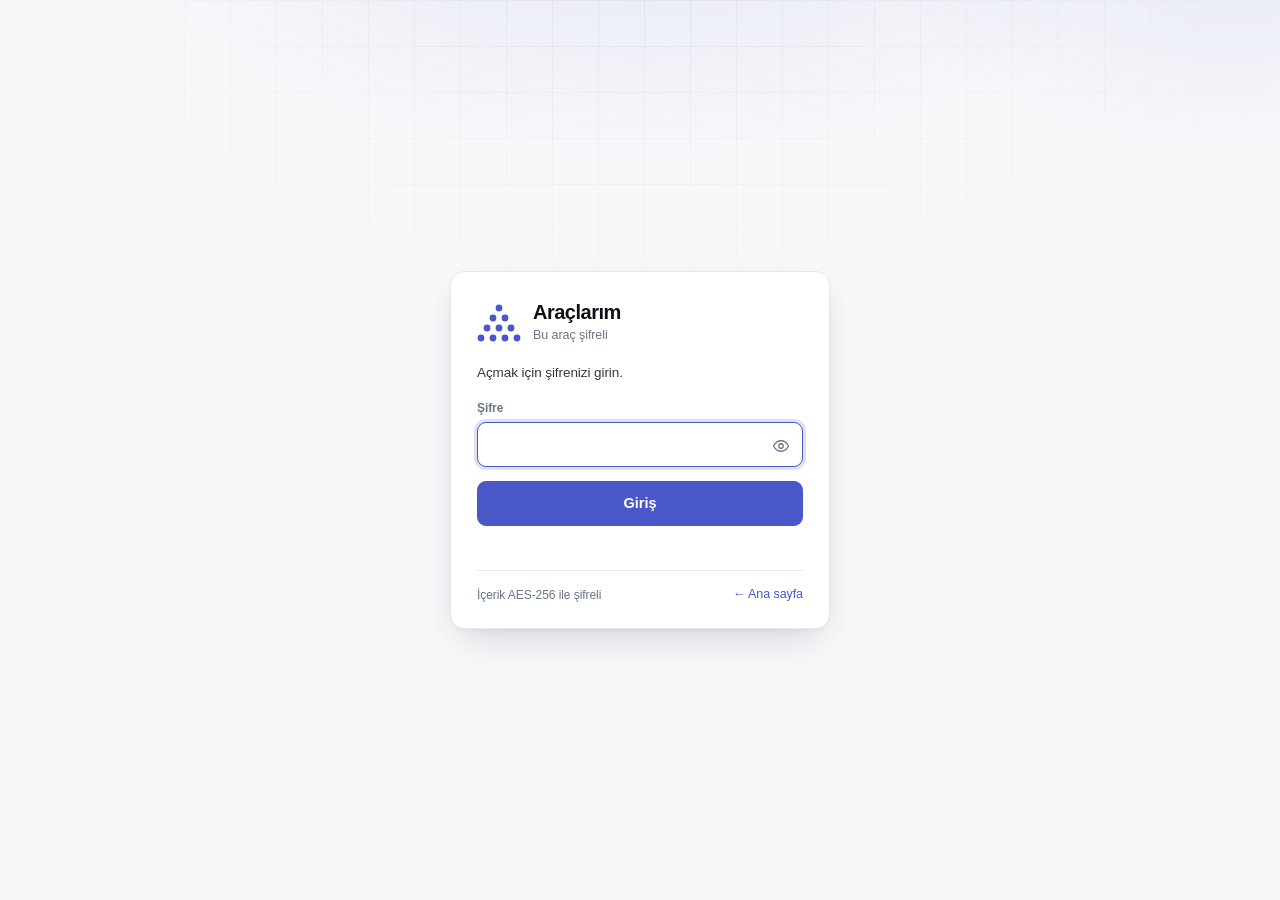
<file: docs/otopark-akis.html>
<!DOCTYPE html>
<html lang="tr"><head>
<meta charset="utf-8">
<meta name="viewport" content="width=device-width, initial-scale=1, viewport-fit=cover">
<meta name="robots" content="noindex">
<title>Araçlarım — Giriş</title>
<link rel="icon" href="data:image/svg+xml,%3Csvg%20xmlns%3D%22http%3A%2F%2Fwww.w3.org%2F2000%2Fsvg%22%20fill%3D%22%234a57c9%22%20viewBox%3D%220%200%2044%2044%22%3E%3Ccircle%20cx%3D%2222%22%20cy%3D%228%22%20r%3D%223.4%22%3E%3C%2Fcircle%3E%3Ccircle%20cx%3D%2216%22%20cy%3D%2218%22%20r%3D%223.4%22%3E%3C%2Fcircle%3E%3Ccircle%20cx%3D%2228%22%20cy%3D%2218%22%20r%3D%223.4%22%3E%3C%2Fcircle%3E%3Ccircle%20cx%3D%2210%22%20cy%3D%2228%22%20r%3D%223.4%22%3E%3C%2Fcircle%3E%3Ccircle%20cx%3D%2222%22%20cy%3D%2228%22%20r%3D%223.4%22%3E%3C%2Fcircle%3E%3Ccircle%20cx%3D%2234%22%20cy%3D%2228%22%20r%3D%223.4%22%3E%3C%2Fcircle%3E%3Ccircle%20cx%3D%224%22%20cy%3D%2238%22%20r%3D%223.4%22%3E%3C%2Fcircle%3E%3Ccircle%20cx%3D%2216%22%20cy%3D%2238%22%20r%3D%223.4%22%3E%3C%2Fcircle%3E%3Ccircle%20cx%3D%2228%22%20cy%3D%2238%22%20r%3D%223.4%22%3E%3C%2Fcircle%3E%3Ccircle%20cx%3D%2240%22%20cy%3D%2238%22%20r%3D%223.4%22%3E%3C%2Fcircle%3E%3C%2Fsvg%3E">
<style>
:root{--bg:#f7f8fa;--panel:#fff;--panel-2:#f4f6f9;--ink:#0d1117;--ink-2:#31383f;--muted:#697585;--line:#e3e7ee;--line-2:#d2d8e2;
 --accent:#4a57c9;--on-accent:#fff;--accent-soft:#eceefb;--bad:#c0362c;--bad-soft:#fdecea;--ok:#12855c;
 --wash:rgba(74,87,201,.10);--gridc:rgba(13,17,23,.045);--shadow:0 2px 4px rgba(16,24,40,.04),0 16px 40px -12px rgba(16,24,40,.18);
 --ease:cubic-bezier(.16,1,.3,1);--font:ui-sans-serif,-apple-system,BlinkMacSystemFont,"Inter","Segoe UI",Roboto,"Helvetica Neue",Arial,sans-serif;
 box-sizing:border-box;padding-top:env(safe-area-inset-top,0px);padding-bottom:env(safe-area-inset-bottom,0px)}
@media (prefers-color-scheme:dark){:root{--bg:#08090b;--panel:#101214;--panel-2:#16181c;--ink:#e8eaed;--ink-2:#c4c9d1;--muted:#858c98;--line:#2a2e35;--line-2:#353a42;
 --accent:#8b93f8;--on-accent:#0a0b0e;--accent-soft:#171a2e;--bad:#ff8d84;--bad-soft:#2a1513;--ok:#4cc38a;
 --wash:rgba(139,147,248,.16);--gridc:rgba(255,255,255,.035);--shadow:0 2px 6px rgba(0,0,0,.45),0 16px 40px -12px rgba(0,0,0,.7)}}
*,*::before,*::after{box-sizing:border-box}
html,body{height:100%;margin:0}
body{background:var(--bg);color:var(--ink);font:14px/1.5 var(--font);-webkit-font-smoothing:antialiased;letter-spacing:-.005em;display:grid;place-items:center;min-height:100%;padding:24px 16px}
body::before,body::after{content:"";position:fixed;inset:0;pointer-events:none}
body::before{z-index:-2;background:radial-gradient(62% 44% at 50% -12%,var(--wash),transparent 68%),radial-gradient(38% 30% at 96% -4%,color-mix(in srgb,var(--accent) 8%,transparent),transparent 70%)}
body::after{z-index:-1;background-image:linear-gradient(var(--gridc) 1px,transparent 1px),linear-gradient(90deg,var(--gridc) 1px,transparent 1px);background-size:46px 46px;
 -webkit-mask-image:radial-gradient(78% 55% at 50% 0%,#000,transparent 76%);mask-image:radial-gradient(78% 55% at 50% 0%,#000,transparent 76%)}
@keyframes panelIn{from{opacity:0;transform:translateY(14px) scale(.99);filter:blur(2px)}to{opacity:1;transform:none;filter:none}}
@keyframes panelOut{to{opacity:0;transform:translateY(-8px) scale(.985);filter:blur(2px)}}
@keyframes glow{0%,100%{opacity:.55}50%{opacity:1}}
@keyframes sweep{0%{background-position:-40% 0}100%{background-position:150% 0}}
@keyframes shake{10%,90%{transform:translateX(-1px)}20%,80%{transform:translateX(2px)}30%,50%,70%{transform:translateX(-4px)}40%,60%{transform:translateX(4px)}}
.kart{width:100%;max-width:380px;background:var(--panel);border:1px solid var(--line);border-radius:14px;box-shadow:var(--shadow);padding:28px 26px 22px;position:relative;overflow:hidden;animation:panelIn .55s var(--ease) both}
.kart::before{content:"";position:absolute;left:0;right:0;top:0;height:2px;background:linear-gradient(90deg,transparent,var(--accent),transparent) no-repeat;background-size:40% 100%;opacity:0}
.kart.yukleniyor::before{opacity:1;animation:sweep 1.1s var(--ease) infinite}
.kart.sars{animation:shake .45s ease both}
.kart.cikis{animation:panelOut .3s var(--ease) both}
.logo{display:flex;align-items:center;gap:12px;margin-bottom:18px}
.logo svg{width:44px;height:44px;flex:none}
.logo svg circle{fill:var(--accent);animation:glow 2.4s ease-in-out infinite}
.logo svg circle:nth-child(2n){animation-delay:.3s}.logo svg circle:nth-child(3n){animation-delay:.6s}
h1{font-size:20px;font-weight:650;letter-spacing:-.025em;margin:0;line-height:1.2}
.alt{color:var(--muted);font-size:12.5px;margin-top:2px}
p.acik{color:var(--ink-2);margin:0 0 16px;font-size:13.5px}
label{display:block;font-size:12px;font-weight:600;color:var(--muted);margin:0 0 5px}
.alan{position:relative;margin-bottom:14px}
input[type=password],input[type=text]{width:100%;font:inherit;font-size:15px;color:var(--ink);background:var(--panel-2);border:1px solid var(--line);border-radius:9px;padding:10px 42px 10px 12px;outline:none;transition:border-color .16s,box-shadow .16s,background .16s}
input:hover{border-color:var(--line-2)}
input:focus{border-color:var(--accent);box-shadow:0 0 0 3px color-mix(in srgb,var(--accent) 18%,transparent);background:var(--panel)}
.goz{position:absolute;right:6px;bottom:6px;width:32px;height:30px;border:0;background:transparent;color:var(--muted);border-radius:7px;cursor:pointer;display:grid;place-items:center}
.goz:hover{background:var(--accent-soft);color:var(--accent)}
.goz svg{width:18px;height:18px}
button.ana{width:100%;font:inherit;font-weight:600;font-size:14.5px;padding:11px 14px;border-radius:9px;border:1px solid var(--accent);background:var(--accent);color:var(--on-accent);cursor:pointer;transition:transform .12s,filter .18s}
button.ana:hover{filter:brightness(1.07);transform:translateY(-1px)}
button.ana:disabled{opacity:.7;cursor:progress;transform:none}
.hata{min-height:20px;margin:10px 0 0;font-size:13px;color:var(--bad)}
.bag{display:flex;justify-content:space-between;align-items:center;margin-top:14px;padding-top:12px;border-top:1px solid var(--line);font-size:12px;color:var(--muted);gap:10px}
.bag a,.bag button{font:inherit;font-size:12.5px;border:0;background:none;color:var(--accent);cursor:pointer;padding:2px 0;text-decoration:none}
.bag a:hover,.bag button:hover{text-decoration:underline}
@media (prefers-reduced-motion:reduce){*{animation:none!important;transition:none!important}}
</style>
</head>
<body>
<main class="kart" id="kart" aria-labelledby="bas">
  <div class="logo">
    <svg viewBox="0 0 44 44" aria-hidden="true"><circle cx="22" cy="8" r="3.4"></circle><circle cx="16" cy="18" r="3.4"></circle><circle cx="28" cy="18" r="3.4"></circle><circle cx="10" cy="28" r="3.4"></circle><circle cx="22" cy="28" r="3.4"></circle><circle cx="34" cy="28" r="3.4"></circle><circle cx="4" cy="38" r="3.4"></circle><circle cx="16" cy="38" r="3.4"></circle><circle cx="28" cy="38" r="3.4"></circle><circle cx="40" cy="38" r="3.4"></circle></svg>
    <div><h1 id="bas">Araçlarım</h1><div class="alt">Bu araç şifreli</div></div>
  </div>
  <form id="giris" autocomplete="off">
    <p class="acik">Açmak için şifrenizi girin.</p>
    <div class="alan"><label for="sifre">Şifre</label><input id="sifre" type="password" autocomplete="current-password" required autofocus>
      <button type="button" class="goz" data-hedef="sifre" aria-label="Şifreyi göster"><svg viewBox="0 0 24 24" fill="none" stroke="currentColor" stroke-width="1.7" stroke-linecap="round" stroke-linejoin="round"><path d="M2 12s3.6-7 10-7 10 7 10 7-3.6 7-10 7S2 12 2 12z"></path><circle cx="12" cy="12" r="3"></circle></svg></button></div>
    <button class="ana" id="gir" type="submit">Giriş</button>
    <div class="hata" id="hata" role="alert" aria-live="polite"></div>
  </form>
  <div class="bag"><span>İçerik AES-256 ile şifreli</span><a href="index.html">← Ana sayfa</a></div>
</main>
<script id="hm-data" type="application/octet-stream" data-salt="FgRfd0Bhyej9tiRkMu4mMg==" data-iv="66lOrlLjw5dR/exM" data-iter="600000">
X5IS7t7Zf/zUoc3Lqju+mE0kFXiq3pzg3ame6itxgIU/s0AVCnlSPlppjVmI7Xr7AgtEIcvyHmq9vFYha8xm9W+F6C4o3qnfwcTUlrceUV1jcho/MIBY0yps
djKLa7kIMejFw2qRBXlEuL2zhVgIlu0ec5x2/XTvfaPoIu9KfHRwMalg776rnA0aS8ordHumJG7BhXBKcpOBy/DoyTBESpylotz6BmCI+eJ65ruuez+kBkzy
8hd2fKAUYezrp4BETsKf7YKBg6pK23pzAspIHlVZ0YeZ0wdT9ku9eUVt1oNHfYNFI+4w0qh78ctEojbZjvBgmwdVzKTlscl5GihrKvJV/boqxMxGmVz4kraM
boH89ovcx+5Dc9Y/nMmfCTCr1wWqcxosiRttzov3bCEVNjPqRfH7KZrBh0rUL4PcaYmja13LiU3jRd7RCkMUgmP0v95DTuP68tAFAsD/gQ5pvuPwtaTkDCpv
dWvs6jz58r6XVKg9Kugj+KTr+jbqtnOF09V+6cM2FnTa/P3fOcT558SMSHozRbIADg1GlmhCaeRQE1DKQxXvWwJUlp29usLlHDnlupz+88QPJME8tv1GR6cc
5nMRRc3sFTOWYAs15Q6mAcV6/UDDBYdzScazP/9FIQlyq3Y2xnF6dg9MO/iynlGkbs/HQipxkmbJdFLxLnFpMgFAbZtdpBC6Kw/rBJ2MOCgHDNsDdQ3RTYxk
zSNbatVMHBcJrwL74rVqjmWLdTv6PNUiN8dI+4urVdFx3/LWQt0teR6+1kgzTUwra3Oht29RJ2sX4OFoHiaZjRbt7Bzd77llukUTXYiubN9+FBL8f94iFvTe
WxG0/0jQMUn9t6wF0q702FWoTaF8x5SVM/aXTo+2cUr6r1xOlVXuVVrypZkZkl3sr6cZFLuZanV0+94NGawtRqsYgT4XNACMotaLpTBNTqDKqC+47DEJKWSc
jsuAK0zjuPREZMBXIo7Bu3tLvu+KWvCTb461fH/Gx8hNjOdbVcIrDkNz/e0VMMs0GXcrYcql1GZXBzDsphAYDakKsfsqStWmjfdfwQKxOl159QxyY54nMZw9
a6WYfL0HZRKlvm29yNpfVo2NeGNGtOEHaf4abOStf9RaZ6WzvlPlVjGQGll7F1ewRrFqfp/VbeeCPQlqAInOI6KLlDiuvxO26siBp8AZsv1Efo7jjhBe2uE7
6a+MEEz2L6Y1L8qt0BFvL97z4g3MHOlw3SQW6zRxNeOrASqt6J6cNTNSwrQbb5RJPbhUCNe1MC4xbouVjTd+IcmS5vPvecaQS6gH9zAB4bthFzAszX3nFeYe
yrqYb1ccPPV/p3wAWE8iN+3GjMxc5ljRTebN5kHW+puCmqb9woVCZ0g2pT1egrszdAYoetnLfLyxwtcKoj5BQcQovQzvAj2Y6L2eHfRmgqS3IKvl9yyPMB7H
xxtR19ME3docMnvX0zL6i23EMClYiFQ6sPc2pnVocctFpPl/PcpClgoKXGyRTmPEMrL1IeKzd9OWNYyZLP83CiLX4YHoaXUVp3UonqWt7v5XiQJ5KXw+oWQu
bDQhrsXm/aqlQdl1cQmPG+TICqUjblwpKebZcYDBiWP/91z6EluvTzjVOo64I67iTwyzE/94VwALZzHGdTSbEtcBgoRRxLrKhHrprf3JNTkmKQ3tdkpfmrQk
vWaTADH34ZPOCRTD3VixyPWeEVw2QyBTyGOlt/czmoi7Vhs0jfR5tJMuCcbHPV4JAmye+Pah5CUlgM4z6fW6UviYwxBfshh5qqEzSrzjbkBSkLIp0KOrOInw
XWkUf5V+E0Py42S/b2ww6sTPBdrdkJQu0FJ5Plzj7sRPRXr2KIqVY+tpNOvKBQ4JIsCsn0991E19ZSA/5WgNTEYvzqdC1JtC16hDeb65Z7l9M9RxTu4sYAR8
6Vq8u+5ATnQTbLFw//HK+nbCH7UVXRqFoufaNuS90rrPNzR0RSk9b9bIWHFs6vHbEZiL5nwA6KSqaRoA3mHzNt+ewZ6MpQwO+9ToSDaPjNtefqzzUCjKgOA+
DyzRxZP1nf8U5gnWv9RFyKH04wFebgmtP6UljT65/uSMohl/Mpw3/yJlwBRIZsxxEYCkhjSHwEWlBPu1kgbyRvmYloq1+wHAi6njRhkvDugEfpSkrdZf88aG
LyE+VCW1sCyOEmV0oaXIde9bw6LvINss7PxYFo7C7js0sT6itNm0Fn+w86DHIBZiBi2NVt8G6rnyE8MXYT0P3EmSxD7enLFFXinE3DnKLsInYI8+LJJO92BR
gGNz/2zG4YHZFpHudAhBdqYidNR3r0a4U4uFaiRPHRL1jgtHRzP/YHTOtXX/MhIWmCZi4CuuElfELSI8FN/TLLnVUXEqIFl2b67bJiku+f/oWqy70iKbny9x
INAHL1heSumV4K3yenH3oWtzCZWQYuQIEmtIldmievHb8AP3CE7X69UFJcBtbepKXbcuZKOETu9jsWCvHZuXhbFZua4OfULUGqfM8bGPMaR5VfR8+Z57Z1Dk
fthgYWNBU7E/XEnqrILunUN3lhL4stazJ06txJRclKeHLqiTIFnb4jdPeemq9UYmf+oAPDIfchlpadSfIo+r2BhLJqu4rvIcYXa8TzQ1yc+J7DJosATL7hjs
RW3riQKb33boMlTNZ4P+q4NEfrBIMxTK/7f2KmAWq37g8oncjhX/ll1xKhT4oelTD9Zr6vfHe13sFOkTIme9AOpTNTsSyL6GUR46HMXClMueHBtWrCzV6v3L
MBysypHEp1ZjNPZg7A6pMbp39sfOhtKewxoVe92yK9IzqnZUvHYAykdlXXojr3sHR8cqnjArVxPBfjSQoOSHXAsD89wGFs6JYhlwLpFTU/3zwoRmBRMbh7dL
I1Uddu/97ZoMIhqxGF6tk8QV216iqkCUbihORX6qeWqmQLGSUJ7WmNUHqbgF68vFikgu1MhGRIXnK2ZxHOFMon4wTF/sDjBue8TzqysKe+O76PcY1W2w1eXq
7JhJ6J6MRblVGHZ28rSCGTS5J4a0beL33MLYA6n2t4277YKoZfCOuhOLo5BcQLpNrybMt87Nqyeq5w84326xKdL9mrRFKjDnLnzoDw0QyzUGXcBh3R3iGzN0
6p4tzDiH8bCo/nHrmQBDu20zsgEaSGhVAFsCji2o+NzeaLa+LQ+m7a19qyxPvaviJCp8/6l0Je7PLS4w2ha5GLDfZo4RVPrQ0+az3cIOzyMR55DvZ0e65MVF
uZVdvUBtTWgYk9IWIPTa6xNNcpSQo5qsBoLWZcTzLSJm7CoX3qx7x9PrReKvMp2VoBwjoQFBfL8OWMHaCyw15bu6p5frN+P/+OMSW3baXkgaJEvsggIv3RbF
73ttfMTIgjWT/7bZdWx22lCfFLkLia++ZYGZtEE1jXFn4OW3RYYssrL5SahH+SyFjV4Pe0khJ3rcfQ1doPPViSXxAHFz/qvyPgmxwxiToMeJ963y0GRxh8Ss
48/0Z27WIG+QhWvfxhUkGxWHxLHLDIczMS/Cy0uOCwZphC0yCAq6COlig2SNl0DMTfNJg5M6tjd5aqsuo+dYgEOG7NrR1erqp6mNbn9irbURffmcaAPZVE9O
Catc4d94BJTsDbE/GmC84cQT6cvtkn9ew2tUK6gBVxMlnNY9xDTbtRBmkpY8tquf/FHoyA/lT6J81hSetpYoGh84+sXFrQJftjTuM8IE5bQ6jAUTrFkyGaBS
3CC2XCYGSIz6dhQ9TCtBfr3P4DzZYsWRR6Sa0YZpG6ZEFMNcIMedQYG58OjaiupD58WPPnIueNYtD/sx5ZB59h04nOe/RdS/LZz1F1q1jDIlxcsIlIUHbDX1
sVbxqQYT69LygOuksaH0jkZBqiuPjwJDfONVLUoTRYZubbv3bojs4i+aVpO53E54rAj77HS4vL1C1YQq41R7z6DzHd9M7IK8epaQyBTC3i9FAMteqfr4KY87
Hi1iz1tbdDoqdOoRKaahnyBfeijBo+8UII9/sb/z9JB+663An4fwkXMe+LbPHV0LfJvsOxjThHKeFdx8Nh2XlqqZUz5u1zIMT8KTNyJnwgwrCOYK/vq7xDwl
0+/41w1MAEGAWvytmhfNd1f8rew7INlCwf5JrO31092SaE1UYF69YBMjdkDUgN5x0KSUj0OEflSu2NVz3AyXFjiGjMcmSGyKmEe5JA+BS9kIkzcY2i6f76pC
LQFh9WLbR+uuGaDI3E++nbbM2aK1m5ijBslR8gIwVLLAC/t/b7F2vkualVji336ed7vfGpWWmPvtdWJcR6P32OCAdANRGJglZFPx7u+qpczXk+lIGJxU4+/i
f+h9pf0TRKmPZKUA/KYJhGrGSPgL7VzacbbKr36oNDLD2xeYfbypY6aoZvXc/WAqIXxrAtxOUd7CeYaeWYpgk5TOkEfNDFea46rt5R+7BtCsKBlPkUffRWXV
XPYtnv15tdum2ZMawX3Tk7b9x2CIOLg3LXoM6Cg/TBYTG8fk8xD21EQ4Qxmly60SAoYy5QqRmJTO4Du75E4WlYD2cXY08M5rUJ87iD2WDo35EWoupJOkZlRz
Ch03CKYFz9btbKN11YkTUstCqWU0YvBlbWGHOhl2UKSqoBqqmzD94N0J70h6VpRmrUa+0kyEG1hCEkys5rAp4OjbqcBsb4sk02NwDCSzUSrw01MXUYHATfsZ
yA+qivIXTnLuPGoqo/zAErRqOlQgLghmpOj+KfaFZVEg21kbJnJWTaW92Ij59ooG6RqOhb/8Oyg19IDLQznD/jMfwpI1FQi+J3hG6bSyOO7SmL8YHuL0Gi7G
ftehQmnt9jmxmk9VQCJgq7z/QicA3qeniHqmv46TH6UUiZFW5hoXDd0z4Tf5OpFOPTDtL9f0gvlKl/csFIhfA7CbPw6QPBwXZ1EkzoWXF/92aYKvhNRZxT6S
KTdaekgKTVZ2V1GC9/SDCGHGs8zldBdJXmVDTQbMReLdWT/V+Vfh7XdGB/9nn6TeMZ6FYpkBRlqHJEiEQ2PWD4JCP+9MGSUHl6vciDCzqh9dsAVWboQmZp8v
es1oM2AQyo5rMcX7dW3f6XmOqjNOX0x7MKFlcK1gZa6zlqOKXLpZwUn/OxXv+vuhCQOmi2MDJlHLB9/0dE/v2aXFDpRg5C58//cZgHK/KO7xiysGy4VJhfzY
I19JVTI+a8Tz9KjociZ4tocIk/ait4g3H2mGxpzgTILQThp2IaJM0M/oPKjdDzMsZqrllXus3kjhiX47YcxBud/vRAu/ErzkIniKNcermJJ3mxlaq002/0sr
1LCVlvyVQ0hQFE8bEPs3XuTLfqjnJk97HhfTe93NZaTMTicpMbCLLTsa6HUmxw7//YaZdyouRs/vcb2McFIkZIp7yK5ZzyS/OsajGiW9LvFYmZx6QJGmWVJY
8/pldlBew1k7BxSp3ieDW8/sCcOXivlx6YHH8xLjMhOmRyVHcoaBGIZ8bp8Q+/b9iMNTXLtEQ9LCM6cdkE14ahMjFOTOQG1ypVprcfMEolEd6hMZrYeh5S3K
AAU9rNhIzk6VR+kORbP8BW0Ce7XGWPwxQ+/e2BmeuayYJJf0YHTDTDf5MDy7W4Tmsfj285y97lJTVo8LeUGbx8+soxfEo2dr3mvMctMjomH8N0lrklMPVr94
QzZMieAt5AxYaUXsg535SOvPB09kuA38a7iQQrWLSQax+ZXu2LGnepmRd8eEkopy7MHjZcZ3as2O/9ouP/J7ur1d6gUmuiLWPO4D0UHzoS+XDZojJRPoBnZk
QEALoKpxe1lM4I87KxA5b+nQWMDWRSi4jPIqm2hC41MA+w3a2bm9Xkm/RbRYVx/i426Lyz7aA3dd2oAKuZssDPNEHofHhtCXFqCGpOBX7Oc5JIOA2xSp3gJI
ZDQ9A/l7+2nptntdxs04RkkMsSO2iZJcVOxdvS9MBIkTnRmLxl6UlKT6jQ4KhRa65HpduNNSNP7dBXIj3voaJjezuTajtBwwLdgkHvn+Mv8lu5pyUokjEywh
nUdLahFe3TQG5g9si0bJXjo7qXswfDbZSn0vr7qoZJEpr4IA7R+gMUGwWJy5Hlo095vOUF7RyckZaSWMQApbt3kozsITrgBwjpW9w2w8VWdvYcGo0Htx4I6K
x2ndqhxxCg7f056dwzfcS3UV2CRx+NzpW2vULigIB5OZDM7LrlFGzo+76UEgkpf+juE7FTtRIKMJVcffcTcMv/6EeNiWeEKhD5L80YcvAmH/hxoe6p9zJqrl
l8zFBHEfZwAWYsrPDv0k3Kkn+vnnbBfQ7Nj5Zgb6azIpuLfncFyMZLHud5mQk2M18lY5/50jojPwS9NCqADZ0DTrx4p4dsAKzKAqKO4kRv2vamkLhjoZybG6
SxgjssHOUOO/GHUQZVc0CO+Rj/irePAEp/OP+4HjFdGNOgZvdIFIw/id8z/AmqbPnOv1tfdD9QDZ/7NvgqyfpPPiB34DHEZfoDS8m4OjyXT4w/VZEu1KpALZ
3MkAUcfLEcXWJVCJOsAAiuXHoQZWUoGs1EXRLL8ABi6p4IXVOV7CGwHu6R2yXmxV5XFCivHyccXQ+MDRyrawzr+uGH6fL3H2TR3PwDTCpHVAkp82OZNdhahM
ylsfg8UlvELPe2zhxpLDFbcDm97PR8fGgYXWWB/OLmC+XMvAEk9K8Gc9wtLDcEthwgL/zNsxnTOpXkXEQfpBWGpAbTr53cEn+3gOTtxTH0V8Mr50hkd1kV2f
VXp2asteo8lycwS3JFIkJOO3fQw3JqYH9ka9T2h42x8v8Wlw0C3y/VxzZuZMKLIbNL1tinHs9m24M3qBQU6af26eBzbiUWvJZ/ljeaaSYzHhJf0kmDtCUWqa
4EL9FzMRP8FB5GzDtF2laiksh+cS7aAbtmapwwV7Ni6wzGEpDb0yELA7lfwy4pS5aOgNy9Fh/4hOrffFCTO9GtkFWXSgLdT1A0JPh+ydPCTFflw2IGdN+5Hz
G5aWX69XM7I1gaw8Bt0VN8+OJiOtsZuClhXgfAJV0n9f+6YXCPPwbH3AF2Zm03aA7S1EWfrqnRTdqy67DIHR0gpon+Ccmn/byj6FT9zxO3naQ84GKBXAaGSK
tf9jmxHHtGf0U9b9sOjGUupQf72d3Tt4WHMO1vMXugCjL/nFPWMDlg3nKUcDNuyKX/jWhSTfmObpCPhhA3bMQsp/jPUSE38tOq1F057os086s0b0ogmBWB03
ngv0+5zvmOzQx2n/RCrTojID0afTSEBKA64hFGQDis9K3voVQQxL9m8kf8icj3G+gaFxi8XD0z8WeBlgncxqzRPziADEHenS/TgHAC1oQQgtFgrg+KuTNXgk
a39Vgw3nQzAa0DrYKjS6QHPC5FIdJTa2UFnZDAzUxkr4oWJZPZDMorkg9qrzDhxhWQuBQJLzNg1q9BRpSn220jO/XIsMsysaM/nTLnr7wUqnZ7ybYXDqqvlI
xbHgxxPtKcOaCsKscAaz2ciLvwFP3Krj3nbM4kLONsnHvTq9iIJnDTo31PrzSQpN3eFEfX1Tqw1WEAjmX3QeicqE/aVkG9MiUKUOiwirSGWqKSX1x/eX7jUl
Rgnm/IlMRxUnPX3ckdINpGX2ffnaeIknHO/Zf2IjHgoBhV/714vM/QlRMh72M4Zy4DhZonwhOhjH8B4+SsiYr3cZTEGtQ7asZ+/0J3gN/k6m1q/1fXaLnlpR
2Zvy+LK+QHRAzyJQRmTuTlBGA2YhrNBkBlvyuUlXOGBa6HUtSsps0P2rUUtV6lxT0FWVlQFcYHRaW1nS3TZOG6wEFM25O5UrTGYY2M39xdPrxaudYoMIgQI6
PQar9NusWPkO8FjNhLSImQn4LHoAEPsUzAkWsfAejxkP5Bi+s8nZraeqlDWifFeDIry1e94VZByx4boOLU6vTGx9PDW9RRQVLLdeSe/7hnkRFXrfUzTx+jIf
wC9f44NgFBwpmaWpfFMs8bOemJp5PeZV+1Al74QL8i7pE1nW955aAC2d/UJafjUP+zulGSCqqnYu5hSTBubd58tSTshRsbhPm8GN1MQtnryZY/KD8c8usGQt
EUCajME1CzieWvfYrq9saZnlIcF39jIQqI4OrrLA3+yTURnVkik5zUsmOdG+gao1RFvClDnX48C9yfUM8RjCAqmrjS0cnWFWaohxfWBGZpN0JAWo1cj1ygdE
ynTvH1r4SVMsJFxlhnfJGN6FdeoltqfdLS8dB8cSk18faiPGeNyy9L20gW+bKLuq+B3XuYWHVFi184bOyOoGYt18bo3EGwxOpXrH7b2U3Z3lHvBqj4jt9oTV
r5xfQm/S3xbIacqOJ0RyQnYKTB8WSR+UfpUpLm3tclfgfm8qq3r1Z3wTMncOKuPPp5lzLuAO5Z357MKdfj6bZmOqC9cHdSW4Dfkvy1zyXvDG8OrhMhN6fvkA
8pQRnYEJC/NR2XXQ1gNCpZvx3aQU5HHAM72wEamv73AnCzDR6n8ixTSsTtfF7kBz6iUtPMSXu3DOtv+R8JC9uv8eSPvUTgAyQAslR9UMA022oGqFJTC3UTrs
VDAKasRfpd4CdoodlYM9Z95QJNkC16xMxK3TVdWT5SxXENw3o3KmgEzkzYYQ9qcIU27DdFszChNICqu4kQixv6UDXiZAu6lsmdvnE42MYZUwQcOyJw1j7mjL
bkzntaDTB5wuTOrCs6eLfeCBeypyB91Zq+RLmOynL5h5XWq0W5iXg85Dp425g21L4dE63swArURfsJmn9dcDi5YyU4nZGgT45BX+WvzEt06JvJHNMg6bOomN
cDwhb5NkKAepxa/COb1JgeVNOM/fy5V9lzRKdB7rnXUDHvavuCHip27Bt3ac7BEAwgdCgL3G0w2boeOzzoBQif9D93E4rh/MFzAZIFq85V8SF8QqGulX8ObR
LKKfEqThSM86+UcSIfsajZLRy5X3DlLDJBJCkIUwbycgjNugtGrLydSM0fXOR0nWTO17P51nvSbPwz/EZnYSBD72Ubc/FAZFkca/8l9e3F+czSje6h2FXQpL
L5ApCPovZVC3aOtlWfthKbK1KnvaI2oB5zk6VOJoKAHn7cH5amtoKqSWYRwUo/2GUy52hRcVZrY7SvGQ7izS4Eoml/Z/VXbdHRwBP1d8hjprSlFfoa+tKRCL
JVbGwhZ3BU56C6pa1DCMdNpqwQl05TzAh6migV7B3tYd0LUzJYqZQOB3okpXCbSvR/6crUyqgGowOv6gnFir6PrgDFtskOb24znTy0Z5Hb9r3Vs7L9LfIenS
+zgihOmM1QiVN3E9ngZK9WpSamXphJaz/+A3jPWkpI+DFsOs3PJRvRNCh0k23u8uzn+uP/5fCyOQxzsSgwtnaXTpZeaoT5Fu+YwOPmE5p96NKhm91d6kLYra
gfbyd0iBfgyeT9tMyC3tfQb1TGSjmo/FcxGuIh8aVo7+q9bXQHklb71dOVqNzERHKPPecr615ntiKBldaUtSUguqKW1EwM5nTFWY+dUH500gV0CMV7vyDjs2
JpRk5Vc9DWnXwwspz1UFd5B58wFjS/rDUbhLTQkf2DNNpEdFXvajjw1aiC/hI5A7gPY+Wj12EgQxyaG4uX/lA6O0aG7IKuKWVxEKcA/QO9loj+LQJq3k6UVf
7S+lh65WDPg5lXBP4a+q5COg6m0R05wITCOQyD6U0RIykZLjhDVtSP7i731JGlyiWZdDZwUopT+d3nJypAWOmpFB4gWfkmd4CdoZYLMy/aehjbHKLTfWOBfF
yCZ+QD06dU3mCSyXbN5W54sJlUawUPU8DuMYIgeSBeM1XwylWVcofiTJUj7Tonb72kHXTggAiQwZ9Vz7ZueHWqOy4E3RhmNQfxRkSYltp3Nnp6pJULAVh+1U
RO8zQsCZjF0bRwLRIG60Noj9MXTiTHIZs15Tw3qg5oQBwfjCKw/Dsf6bvKEs6oQzQH0sVC9ZnJyk2Uv9HaJFofwHMhkicHhJnKlRY3HcHvyfJHa5LqRdnTyb
iSDkG0KHtWYSwpTfiolEFP6WItrAbBT+ITrPZ/RdouNWnDPewvS1bCuA9OVb++3E23R3XNZaWYFcZ9uC+qtKBdBWSC98aseHV3mberqqNZPHiGSOeV8Wh+a+
lTRGEbxKC9IgN3PM71aYT4jei1DHa7MZzwmDUkaACly6yZT84sT1gfgIWA+VQRExyPPZJXrOA+caKN9UAALwL133AZVK1heVFzhYnidQlDw0F7NSJ3FjQWmN
+QgVZ45rxkH1b87RSgURBkCQdvQ8SK5A9dm5S2jc3f+X5ENB18kcq1GfT10ooSU0znv3W+Q0VW0K+vRGruUxpqSNv/pZHCaYb4BsDEAsZ/zVjs5FVCeGRagR
HeLi3OmL7h5BYHMAzouC4FaGRhHHPxU3pswOQpLqU/ck67CsjgSvKFSV+cx9rKD6gTazVFrUYeIQQ5/VnXYw/oohWkJx0sH+q658Pl6r9P5Dp12jZ27NK/b1
XcWveBE71p49he5Fx44bT4mKyJSmGoTFQ0GYJYBlwo6DhHq8cYuyjy8AZfRmzbhVZCfNQxjLfcFvWPy0/7jHOl0zSDzGzsIMDEVcFMiytcu54gFCi8IBCqUe
vT0ZXz/ru3zXVcYMqTIug7K7gU5yEE7puUeO2ZKKKXm6vtOARXxnDBTTMouhmMah2ieCPN+K85Mre+03hcV/xchsnmnJTDk5ipX2ZTA5xLuPNmBbPCGUOycm
LsKYHTh6eH+DUdzJbi5EilLkHOHamwWoBMexPIHKqvk4zjuZFLLh/4Grk8RHRnDJkVa2oGSzvNPQezTYfVI9Agfc5BT8iUrfpn31xw+FXj+9X4wf7XFhI37U
HzuKLwjtj/ImILU/rFFq1Xsz4N3YG8/2JvIhAdigWs2Lek3pvFWf76LCWj8wnqcc+u04BL7I6U4fA9YSUNXTYSVbPlXfErLE3qJ21mElZ+THD573nA03sRhY
yqsEP3xfCMJmm2TBdh9kMVGfZNRmVgFkMgZIc0oY4GikG8nr2izzrGbLL9d2crw3CeQK6dcqfxIzlrc8ncNygOBXkUzBJLn18z7UxBsH37z/kQEK1gaOKfm0
FU02OHErBXOvPCGdW0ITr3r9HWTS4VH0YqPRVpWWs6kKtgnVEYbEK36MaZTchJLxIdHc+2bVLVcz38x6pV9fo0CBcHsG3RfJZsi/U+VIClNHAhm0XhZLMPmS
8+hujfNDrdWsKG02Tnu1XwBL87q1+CCrXBUVRTq3gsr9+keyoU2d0C19+7K1TO/1PoeXasGP7BCaq8ItWdN1Pam5W2gJEM/suGQaqGoLunk5FxS9AZGV7PW4
ZdpJpVn2YJXv4LtBpMJIP00zafvY0qD/Tj/ep/ztCbe6t4xJPYrMHCRt4Kf5Q+KZmxvV+Fx872gOL+A+iDyX0zPmoR4gkPwcrmupXsxEmx1rt2qz/DjzCtpL
HGEyzQjUaUYVklyL+ugl577+jPjwsqbQsSN0OixSiNzvwRWjXtn18LAFVlj1YTBUIilSEAYkjBvWVypN90Nz2RSefwYO5CBMDuo7dPz57py5X2+9NXRTEPXa
NuipYrAZ7S8HumcxQgQwSjOdNfLbd898ts8ryJBw//J09hwCAL/H8c1BQSs4KMkWhMkWHLvnZ4tqgL9axktXB8y6zMnqcfcKPmJs5oycerwJkf5dNNB9H+5+
9ZuFx5KVU9K9qgDbPbfRYc+URfVkcNN71hd7L4YD6DQFjWTOCwfQ/DKXCouE03YXfGc2+X3g58h7fpbUeqtypTJmQKxcijE+PoZ/ffb4seIxJ5NCWpZfcFAs
G2L054MIwr6d+832B9EN+cJUgadF4MNV8w3Jh+if6uKX99PIcMxiWeC/BPM1yoopFhPTJgSOgr6AP57peun/rhfn4IiTnqR2DmsS2MdrsfHxuari+2fBI4X2
XMT0rIBmV1pEOZC/vAcoe1Vo2ZZbet7WXfi92NUNXksStfyx9inQjL1B7tBCsoEqhu5DMsghcVTKRW9eToeRKz7SxGVzW8YOS2yM3nD05lKGKzkZ/1378PgZ
NdRGltyBiTEUBCHpA9Yy0CdSF4x63sHGp2J6NIfpqt0dRan10pNVaKiZgGMyXI0UtP6x7MJ3mxVEazxKBHVr8aHedRUNSDuiUEQq6kwUpfrllfSMl5WsTvY8
XK/iAoWGjsjBjryhcaTRAR6FYixtYnx08/cJsUwKOE4AkPJHORtNnlOVxWlgvmr9GelCs35LdhvAYoW/6ffgJ+qxIsHq+rhJ2vzA7Ow3CzbzfCI78/W0wM36
plsDKj0hIF2IC0JAcf7oNfLIAh0jNsM3c6p0cbbP2CA6p61f18ugTLnsOEx0l8aoftetoXTZtNYrOlXDEVFWCJlsaDDNhF+Uouuy9e9jwKh7VProUji7roFO
qpp/bDSXQKcZWIHj1m19oEq5H/XFHcg2K724942xNUAlCVTNZT42oCdgxUKVfmaqpEhUOwJ8dFo9PzlagQuv1lZvKQIpxorfobe68DKQtJmcnCzf3jSvj1aA
BdSuPxaPB8XHbhVqRdkgxlbd8T974Akl03O1fel/A2zvjWBH9kcbldQ6VBP8gQ0mV57phcOZNP3qosXeEdVxeB1i+HAiRqL5NwIBnvlCprrorRki0w+uoSUT
GguHi9/K0eUkOCzskmtkjb0uhHahIR0L364lqT3AroZBDEZ4e5jvt8rX4E748H8/39Huz94ImOjbRQPPQmSojXLntDBYFlbimGnX7zSHj3USahnotWH+sh76
DpKPiIfENM0p4FXj3WYQtXUeQLC+sv0JMijEQg+xBLHI4eXpcah0YWUSE6A697dssx7M1dsLyFG66G3eiR8l7BZ/1LABE3ZKe6g8iaZ/AXuaWuzfgcdu7o0A
+xyRl9qtH+Tn5CbyvjVEpVKKRpzkGQE8gKVi+pPr/1Ap3YIwW1Srvqt5NRz7f4cLlWZU05ZfO43pG00lE7AyqN3jKmF0Yof1YtnuL8EfNopjVl3LUHk1/3Of
Zb9bNMQqid35jm0APaOU7WdiMcQh3dqNUUNN82D+L0om0En9ZSYzJgRYJay5t6tmS652ZCa+/iktXK33/NHKzvhCAqxMlT6PesdVV6wcwLRGw5Hnn+uFwbiS
b5Ur5tdZwj930N2SjFBRd83ch6ZEmQnZ0DlQiRLPmqjBgNmDkd4CYg8lfn8eM2Wme91eu4xuJwmok7gH7HNFwOmbJ4Orv8/jTtyy5SFoaBpQKXNiLKBt+oNS
hX15CisFS2Cqq5bvAYEoLjkyRmBfTRnytRJy37qKmP18fDF8sdCm/Q67jAfp0LEQrvKnbOhFAF3UKzNphELSPZy5x7O1DyCNEc93NaXHCoI6zXvhJKAVO7w2
3Pg+Iipu+URqXUQnjLsNb4aK8BBHUzU+yjxIjI+xymizYok9V02Am5/5MOo3x8HdD52OoKydElIRIZMmt0xNwELrX7+UgiLZwKYVPz0N5J7gBHVt5DMSFzNl
2iSceNY1Sx7UbsMmfH9bY37bCabet7ywRli1bvPCTBBEeG8WUHjYe4ndDO4hO5NcTJ6iajAzfKyjfKOig8vEk8PGmYr/AqzIlnyBaukK5RS+whSbn/zneaKS
W6zrzP7OV96YnGY7hvggDrOzHaNR+Y6pFvtoCgWSBOiEC70ktIUnjrY48Qx/zCWQ0WHAgSyyivOLK4QsLd7cA9VjbAMxFYEku/hLeAUHt5Ic8W+nLJiUqxsC
dAu5dKKwn2eBHtzCGZsHj9fwVRznjnp8szT7yJnCn2j0ykusfgcq1saHQ+D7/K6xwEzUZ6a3Cqx7gNjrBL7DMuPoftoWgzfOcNB6zSA2y3rq+Ue+4xTxoFS7
OvYcD7T9dUG/AYeY1f8QE8IFYsKUt53jTFBjX5vbLX/NP6Iu6wIDv/bTCHmG8jlo7JPLXLbmNi0IM/877M4v4jdEHcAMZP52bIA2ZOEXLmudN8zJ3uXhS1e3
oNA9vmLmng2lwD1GlaeOMdlnS1qRGDUA9i3Vlq3/pYbwhsHW5T2HceZM97RWEN4uU3q/tCRxYMtI3xllLp11V0OGmHeNnnoEbAvnq754UacsVuB3m18KhZSb
za9GZdVzMQYhW29lneyJxWp7+AmcnggR27SF9W1AhGcej8RoL80Mwpee6FdNb8hlYNQEbH6MJcLSWX627n59pUJs6+oag6W2HmKZzCEyi/60+DvlWbF5xdkY
pIiugZ7C0z0GH1pVXt4+rQV3yq6ShTb5C56pB5hufx/trErZyfjxwM+VaZ7l+CWsu/0GjTQHBQ28seoh4a6glsdJV4vaSL23jHtrDHjHtcz1m9+CiCStvBbj
jbEJlsmf5k2Z0FJ0dEEyoEfDhjwduqdNbMyZKUcsJ3jPkiMaUDq7c3AU3QCydX+HwZXaYrM6tbC+Ryo6XL12gJycQAOb14iVUTOoSNSEXgLoXqWYov/lorQB
Lj5KVX57uvPZrxUMVDFpE99CdD4yOj/cEdMvtIztoYi4nLGTtPH2bYnQxQAmqONrIy5J+GVX6IsZQBi0pPKarvBE+aX8vUB/1utRDZqbsC3WCPE1MclqlbJ2
25htX2eEeZea5f4/yuFJaGRL+NjcqQV8kJsEY6CoYNI5fXN0YGVntoxcyLTWjDJdhtDGLO/ZzHCryPjyfvamhRVsQNb+ukik74H1EpDnm1u/ACROCB6/7GeF
tfFHHCgCGC+Dw9TEFJwOGd4jEELaQvIgwtJ6RX0wugC7obwStmzrr339XMLZ0OnNnvyUE6v9X/iXAUE/CWAxBKcrJScROFyTriIQlt61pLX+Fex/uTjzkglX
vHBqWd0GV6TvoNFtP7+cPkOk1wNSyDMRz9vDQh87RoaZYTA8BJRIRqTSOWUUUpO+8QNZkmz0fNPxpqVCClV9EqK7mKOoCohN21Y1kcCxdgagD660AvSpad3L
2J2pd+sXKw0a12dMLLQG1+dbC9XiFcw6KhkBo03g+9J41x7NIlifZxFKHT4IEeoLkcCBetyr+iCc+fk5CYQxoPOZ5INcHmgqakUStUF7SBLG/vtVmnG73yUK
W1BFBFNdZ1yf9xFGqHBtxpxx61IeENpDDf29DE97jhSLPy7CEz6KLZj8x0A5kGssvqB8FK/QKWdd+NdySaoAuUUswHhbWRsLPrUQFunVY+sfzybjxgRdPB0i
ODWOZz6uWMqPSlJofW4fncoMpcPmX564XZ3e8w8tepKrbbgNdeFB8r0S3Wx9AsbwJ7w/jJfxfZuN0qXwAm7MuAdwRoYrlMfgGQGWN2tmOqU5EqfCyqJ4irAo
UXzgKnJILmdnx488xdaIQJaMg/CbAIrpsNxZLWu7gzuefam2YrpnlSL6gQ4CifuokYj6LStIOxtUHqojN6KqJAzaWypU2uGhYEj/g5CxH9OrFmh0pV7F8JcE
OPZkpwVd2FFrzZc/xpAchR9nPTi2ReQfU6TRlGqzoTL7NaPPv9ca8W7OyZFSmk2+Qn5NIKNtY0yUXCVYMYJ3DXYbH9dp8bUYINK5/KDoZmX73vO2nrocdEIH
ymVAmj4Zj4E0kcD7B/XCU57YMOvL03kuEsbP8kElGy8OvhSbZLe8OpE98wWpaBu0t8kf+riGRZuKjApxt8CSZnmhgFSuJN6ZA0EjobDFVdNvrYl44YMvkhAn
Enck8NnoXLlX2fnzOsHtNP6mVJlsQvFftX7qaGXBljNscsCbAjDa0DHLyBf5X+w48htKSdfXL3Ji448ndE2BC5O259UNWg7181dgziq55s9f8/zIZRNZ9kyb
guIZoio3w02Xodeth9aztkVpvXWcPbuFbF5RKMcHwXlKXLZVbAfLLG7dbb7wLvN7VYVoWxxmuci2aK6aCU+l51p6du+8my8JnW+PVqdIhoGPCfUITGW0WppH
xRqH/pETBTdf7+yNIVczUTPocFlZXqgTZbn0TFk6U/XnmnTanUkXch7wecEs10zjzmkOTfZCM/gPPLx0YmEy84DSlD/4+ALWxL5cI4th4qPb4uXBBzFssEq2
Kz8XUHnxwtM9RCiEYs2tqnUDDCKgDlDHQEL6JPATMT5xLvVzMpkTyDld8MeNgbp2xmb/Ht4m+G6k9ukEt18A4JDObOIKvKdeDqungw0Z/VfQo5qNaCw4L00g
aQEppbglEWLy9oloE/8MiHMYNu0LVioFREWsIYfTOf42HXftaWTsZWHxU/ZUQSpjY/xXsz0vnKTIXzZVfQ4E9qZZ22ZEpAa0lCm1VeweMTxWET72PUnq6TwP
K3IDg/iRHWuOtLvuwQbwm/Cbfircy/8ABwTBdTWfUzooe8pWiVn8a/o38oGq55UF2CJnhppBwzMmF1Trh2HY6IYf+wM9fu0VMLA/nGNZTYQmwGp32PQ4uuyW
s1XJQF925beXHinGGH9sFSHtSX4ah6syLeUZ1SirhEA6Bwmx2HhsoJE/tVKqb1o7nfqpge4KcJ561hibPyYel+f23LlHGiOA2zebM6Bo3OMEMkZeHClvFjSY
w1282Nm7THUAIrql2AMAAcbnSwKnxGJttnLgDCJb6/WqSMt01cM45JmCzTpKyGfcmxSbtyzLl/UIbNv+/tReG1PNoKreCuo48nwb0rVZNTSiBo1xNoCUYqAG
u2me6w0/fb8QAZtnMV47l/jjTSmv3ACVuF+UdYh/c2S1TG4n4Tr1e5fAyqz79DHfqqmHBrZ0IxVpSBduHgRSY/FC9DCIxcmf7mUiRVznVSFOTKit8z4VHY+T
OCRmLsSkr4dmIackPjAo16SfjdIwIuXHvjECW1HBIWtLjPvi73mjb6w9kLO/fRSc2vVNw6yafrHYPnO/+PsPXfVlXl57SNhVlRFgIjmRdQqIjBvw5+ekzKde
d4HAsz6p202s1KTE515bYb4BX3envtJ9Ii1tjXxiurckFclg4tI6W8pcLxgkfoMuhTXrdcNboGOauQvtO0z0vPbTRBi4wuQox6P6/894SkOd+rViAaKpIGXr
liqOctCz+EMPXzXKg/Yx+O+3vHQb12tVwz5x/m/23IKjHOyxktlN5WrjojCTQtSDmKKP7s4O4gSCQu1SxcT0EypJi3DcBFSBGEj9vgjAV1j/OTksvs69gUp8
Af4uKHMqDJtxDoefEcwMQYvh5dHZ1O2EbT0liHn9DOBPVtbBwRW7LCCgJ0iCgvoRU6hcj8L2XasiQpanugPFKkVKtPblj+/lc4i9/kPcuK+g9+O1GqyPtsOx
xyYZ3Se3A/4RFtm086kM4Auae3/qSBAX+Z++wPsvXxBl/9psjTJJx+NPvplSx75XhQctvAbONWl7qiIDTpo6SNmHvgzZI+LmizqSh1H0FnwuEyX1+W4gh4K/
AjL+a7DVVDHWDOEUgQEgnldXEBt1oNaE68OvlqU+rUemR4ccrOc9xIOS/AVqDyizvy07QCbL1OSBSRVw1KUQ5iUq0aDeKzu5dP+x1mB/EKsd2OpcfdqKan8p
GMs1PLQE6FDYm3pKA0hLY/9ydkv4hqI4UjAly16hbsvLVvU3/vAOunpCjUgrIjJwpqdXhLXD8PftIalRYEoxythaoCF2ifoiuPsnOMwkvBY98c2xBrAuSB45
Ty+Sa07+ChAmvkxwxmHt71TTYnmEfAKHq1Dhlj+MJofPWkQSG/7EvMfiaflS/sQiL8L5b8eHK8b025ysoIJY2U8IT5wkUHOuAmqlFPFyosn9tJcZ/wWHgAfY
Ly1GtPL3Z1So0fYcaHLeeyiyBCU94fH4Xskllt6uPfpSRd1qmBrJYa7s6zShQw0RBay9NjbnFjy9m7ilS0apTxkOQqC+/iE7rrZswkN50AP3N+dy2aPbb9no
vqBeK7oGVUrp2M4rSMSLDkxfIW6Sfci+3PcWxnaWf+21yRPez08n6nmZ1BXuRP3n1RbQhe9tBIpvXMSnTcW8PAJ/MhlwrL4wzYz+onsY8Uokpioj8GGaSnwP
ilSIWnvfUC5HcDDjL5Oa4M7D/+fDZdLciGvJEsU2+C57y0HORbcBWtQad2zqHlcIRQMjgMnzhFpdzTnSXO+WVBClMtkuhCdpofZx3lUgRx0h/cvf/9MdpLDq
nnntCs5mG0GafoE32yu4n4I0U90YLjKpfgfHkj0K7JbH3160rjUaA3ywojfwQai9SNEV2U8HlxTnPnRsijAXBTT0paI7E6G85PGhCOTyejaoZgF/EvtN9tmz
SYWqM7BKS5Ri85N7CfDESKUwKmngcPvLtyHMPFaXGywNtisycdT8DEm7YFDhE5lsnZO51ZfBkEn1EsNTkmmZD8flJPqud2v5ryi+7hxDOfrIBHqIJse4LkdS
NRONhVM+yQEMdfxTl02pdWaYUA5BePTDwOyXXVVhDpGri0tLxb/bPEP1gvaMPdRWwZU9E03YvNyJHyebChe4Fy7VPjWtKNyCHxmpCoH35oGhTf+5Ig+7S6Mq
dtIm3PZ/s/vSQoQ+LetQoG2USeREovAut2zW22S+2zyhbj5mv4XRyCTljq9ToCL8PxQ+TxEPdZQMnUN2XlRhmOIPYRPHpa6V3W6zmUo/PYhfXhvdABVxQhWR
QhoDXOlP6U9PWbXXsPKTGwdWGJRfQSO8Tag9DQ5U8V1p0/WHoRNd78qSJYTb46UWULjDeft5v/8DSHmWwAQNPYI50/+YNbJuBAl9k5Lpn72m958hhovF3LQB
wiyMYJ/fbgCZs17rIdg5mTUZEr7r33NdbsudQd0Nvy56UQEMnTSD3OevEzKMS/HjA/oW5mlU9UZHpKuK+jGrdXyn5T/neOqzbwiadVfclB9e6oF0eW0q8B4D
jKct8xYo8jdC2X89bQFUp6O4VMQ3vh7+Rqxt6ppv28bJDTcDPdIPbjiK/oOxEhmNGofx2g1Bqc+2H9xdZkSaf7fD+JejhebcegGet0Zz+2IqzX9G5EUN3Hvy
uKs/gH61kyYQdujpzeMh7AF/waoZx4ObMNYLS3+RIBc8OsOp0FBhZge4wBF7azcfXmk5kAb4GwnXHMcwIPniFHFRBcLctRaDst4xabduGFYtrl7NPcNP0cUb
/a6RMdAjAr2X5RJ+LWRoyljNwGtDy+F4zrr5NmxD3nZkIshYOVks+XPVsEjNq7XzFRQ3XSoRML8AcgmUhRs29daPmp+t5kRhs8V3LrU6vRg842v27FaNe41o
WiLu0mf6gtqDyHr2n9URuEN5PwPmsxOiPbEiCfAq11Yk4oQdzIXeFSAQFuuYCDY+zO8JEQzlvFBVWolia6TD7JebMVk32hJw7fick7nu+0yMjFOx/xqMIeYa
+XpcSHeoWMbu629iQo/CADj9dckl6a3k5ILR1/EoPfXpIP9/pyPmzOTioVj7U3HWReYEfWFZVoKyVGr4DUAJDiIEMRweFyn6HhysbBcGIHQwnzzn90MLav26
m7mcFWmiObq5UJfSq654Vd+iUELgVoZ4WDzZJQZohiQNmKSPN6hyAacx3agKO528kXFwTqqIfJ3Ou3tyaKI1e6rLVJ3tiw60RTqSxm1DtW3s10S6tqPCF+M+
cMeTr08yNn0iY/8p/7Wk/YxnAEe34LQFeOSgtD8B3B6vLlnRxwBdCPTZD4vYd8aEP6DlexWxq6ZQ2wOoQe3EPIBMW55dUsyrkcNeUEGAE4u5CcJwJFYPKdW+
xbnCJjsrfnIM0dq/IJd2nTWQwOJWZQ+74Hyxz8lp36nhczxyI1T41U4ODhuOJSxSYTmttvRX6iqqQcbgfS4D18hj/TFNFa5LtNa0FPz7GfkdSMGlPqXqnIHS
98t4h5+yw8bP2g2ITMfD9usiYGA1W13NvDbgUf4KLgov02S5Nz92wuH+fLKBnx7GDOhIB9/AfOvTpIMtIysJ2vE6AUH2WeykEIYsmsO4ZAvW5PQqFWLXeBqs
85aTX5tWR9+npdmdANbwSkPM88yfE21GaqH+xWPxgNtr5sCCJJ8qhzne/2i3gm/UfpiGQGLdYyQXzTek8LbqmJLQdGF21wlRHx9urc1cyPWIeSXCOnzX+Yoi
uxVxLa70f61wVXOH/BwjpLF7WAjYfibIeSHHDtZXFTTXI0CrMEb34hKX01Ih9rgnMUV1Eo/CduE8Rmg/M964n6id5qnZ+q0ypqoxGQ4Zr7ydIiO1Otydp/2N
M/2wiZ4XuZz/DnBWNHAWMLCCVX15wpGqZbTXMv24D/gX1GinyqL+THUoFxafnc7NEtol5aJ/OF4wG3lRVJiU6TaKXa5tjU5mSp1zaI/WbSN5tV+MGC8TDPFg
gI7YP+SvTgQcfKqiEBfDcX540G3RlchHs7etBJ506GWu/eIfT5/rym+DhbeAMarpH/YyxE2lBkqY/aSQld1xKaf8M25KUdE1EB7LpciBcWVMyQOX2THanhvt
+7CgW4yJ/aQPgpS6Bx+DVGgppuB3s6PGpWVKEBNsp3w3gYeQzFMKGZsg2mfTAYkk2F0BSL/KazPNnqPGegcYVNdK6c01N1GBeS8edXH1GJBOqgb2hk8DNw6g
7WWtLNO3sl0I2G2ULhgwEe2659Z+gjonYWArKrzLBWOSUKNtzY/6Iy3EQ765qPn7uYDozM8vvASd0mtoQbILad8MZADycNxDJfjzJtQ25GZ+WAedFfnLfsQw
qYQZHUmBKtG3Utf01PDEMoaBbazrlFbomHK7nzLMFkqXD9NVTlLmlzigZ5nMZZSpsvYcQWAty9zgab/U117BuZesnfT3+KcoHRHrOpQ2qBsgCxIaEv/bernX
plmQIEfNB4cydpXFWt4aisjTaayD3m2D9dZt4fxVYUZqMT4d2mUtMfI56GyuvyjQqMcItzkbjKOdsUb03IQvNnEjSXGzF18urrq8iTJhX5wdfME9sIVIQEIn
8h7J8ETs1kbwc7n7B/hFUrB0OkCHKb0JI1PI+baWAFkhulRTF2DTVsqYdKl8/Jp23JhbPXqc+5qwXdGfLo+D1onhg7nN1qfGeBd6RVzE02Ax2RCBEs6t56h6
p7jwqiBHLR3GvPEKITLMOlgn6nJt4TG69FkcgHhfTh968S1G7L0wfmygcq5xABfMzqM6FRrrlmP8KcfVpa+YNa4IHY/E75qKsMvM3PEBPxTNlujpceFm/RlN
6zZKSocngdTHlFvYVfmK7fHoYSTkALx5n0Qq1NvSuBwJZ65mROCESVGjlUemZ34LCfaS3tfOHIUzqSJ5SEY2TKwQxzbpMR9w3/Q4uLWgqZnVyvLLjXVJqBmi
xrKMgsNTBEL2O2A/WLTQIkOOuXa9r0ci6vAkdsDIdd0R9+mPzrYbugtjZ22RU/cR6TO4YZXMywVVV8KVnyRhJLi3tVHlw0Y5YWwilSmw3lubIplY/U5BIxp2
1P1/8aFX7zDNYfWrqr4RgNQVk37HK30HP707lpg6uhZiLe7zBDoNj3ZY5FOcPyLs/H5ax1DJFtqf7ajg1FSkzIop0Pd41GYQ7QOPvBC6EqPKg4XR9s7+/eW5
fmd+8T39vJ01cpFYFmMZ2At93O1qZnq6N7W1j57H61kImPYcdWZTcWhbRxOSrM2KyWRQNLdMh+0A4ehbeW9l3dycE+LkiMtlda0QFGE1BcEchfBFulpJQffA
jB23isBqpW/o+P7pjDhCzNvEEm5Ckb8B0E74llJ1XPQOtUDUBDzwZXiDhr6OE2oEl4eU/JsBgkEQ1o44cPGx5DKlnluIg73fSei6HaraAWC6Fy9Ni75EnOqS
CYEDzRqqoZz5QrJf4zZlfpto3Fk4Xsv9x/g0PNPDNe2fbdU8QNgDuub0zU7pWjDo88camMGNabGdjWRKaiyld5rwLMBWOua8v31r+PicetIMJMgN6BbRZvHm
Lf9v4xuwU6DWYhL7d/CjCP4DJR0wXxLl6rMj7cnFFjqcVjOEF0nw9Xv13PlI0Zl1qLpZl7+Veh4PE5haoGnHoLrh8cFUmIaes4frZ5DQfqTn3xrcNbcRxA6b
6PUbqg2IAoXTOMg3Lit+jyNWQF5lHVOE+JUqFGTWaX6kXeDm7JPUxTEJpz6Zq1bmlVjGtFElohSIlt5d6jNfafDwKdIAJwWc1+Wz/ILc2PcUfWaMI3tsG/EN
2mBgJM1qpxRUeUiKBREOv2pt02f1dEwRVVMDCdpkS++e+5KE9Ai1En6I7Oz0F9lVpzXTZyzbDBNlq4LiJfQcvOVLjS6l2pDJl3ij4VcQC+xD5e8R8WpOuBQI
irWEv0jQbKAljtW9sQmgnrXWx5uuryeKyQmoPznZinMzNNENtFPhPA2Thk0aZF/42UFL69SL1qm4wr6Fjsm7jFuzmaR+OS12wVjwNvJYCA4gX5QUJ1/+BYDi
usXY5CyB1BaOGVqWoEswo9LIqtwzMU5Fqm2VHQVr19uuUASUsgSs9UO0+OKHAg1y4xfQZXIa81JzSDENpsDiSScMFaWfAyYJX2/UXOx1xfh7VSavPdib/cd2
NXeEpJP8nGw8Ix5yfm0/aRbXQmdXhTvjFClSXuxRcfUjzaLEcQ60UgOxMa7FmDNHaZ5Ex03ARIOo62UlGWLYs4q4YQn5j87AljMBh833AivsuBBYoHmbzyIe
AlNWqm6FtRY3+NSJEPzCaEyEswDJ7DUfKarmK6mxKoKDOtMI+PYmFT8pc2+/iJhjzG/as0E76p+ihsgZevTGcqhRBAwEekO6xthq9X0Ca1RTW/oC8DmFYpD6
ccoSgBdbzbitjQoUUXcpBqUoley1AU3Wk4o6NnTVzgVclSNFpbdS40f2dg/RChFRYYivqIRgV5nO5dEEO3Kaa6wzqF6uEGSVxXYG4Dx6Pah48aU2AmuRPmz7
Xov4fubxZU3WfcOIPiKl60o4LgXNGFUXVF4QgFmZ99nbqn9cxVQzzXt+xuPpcWyWC47ZOBN+nLUO1bLgiRdZxVsZ39VrWyl3SHE/ArgcsVzaIClpaUo8H4Hx
dtHw8caXk+Ywep+Ch+6JKA2cuI1y1pUWPh4iDh4fVM5tEM4UnctzHKGwBD027XEAEFvdjJm/l89Vpo8oAGnI0oteHqH93iMj0G8SA7uQ+q1WhF4n2xm2b2D1
2M/bUHK5NhADi/ng/obqdM+QqldQMZnAKAs34aoRLXWmno+AgzLxvY0w78/YAhrUCvVVCPB/7/fYuFg8CYNAjUy9IzU/YyvUhOrZts7JMvb5E6uNo5qBlsLh
WDBqNM5CuPwSvHhEDl68AcrV2RDpnIuvXA+ATbkFYOyoreGI1BqRPqW6maSCRTcfEjueeeTigzfOH/XWgeOvKjiY4byorVjZ7lK5fwEGRqNlwf6YplCcPaAc
IF7RJajGzranys5XMgDQcdHfZezDrh8QqzsLedrKh/pZrTF2sC959iG/YdDJP5yDMe3okD9J73WvdnqZlnrJG9zT2iIgc7Ucbzr+Skm3IbTIuh/O7w0D8vYs
+wtykOMKdDs3MVuOpLKe0V5PLb6ACgCtkGP2Ag8ehXNC9iSQzxpGTVcGHcXbWRvXhF+ITGdXpQmkW9APmfZ1tSS8zqgABMn0HT5nW6LtYUL/OUq4mPi+3j6K
Fxc19+qN4kB3vFNtNHXxhODseMV/zLhIC3lLIiEK96okIJy36GNr9e5fTD2rNVqSt+WixnCJ/1NFzLRa6Ym54AqynYuTugHFOLpOJuFRTDuAEhPLUoLxicSP
s7hIEKA/+G+DBAvXz+8Rw8Ta7/+GwtzMNjexVtzK0gTqYZwjymSNS+JqQF3DBcqu19i46vhAsuxnDZP+clkx3yS5Zc3ZFisDQWA8gtTce9YyJ+ZUUTe0oY4e
sJXJCDYRk+6obewtR30HVeDJBR/NAo1pf1KdRzTDNfdeI+HM0eavnMQ7Lm7kAISguRcxd+guBhPwXwaiinOzL4o56E5qWG99WoL+KlR1+QaMlJ0p3UnxvS2K
oVNnw3ibWwcJETB384q6NfM8HPNPp8V4Cp5/nbVFibG9DFcTTy6CYEWiif8awI3CkAWuc3MTKFWz6SD/tLBU3xhbTFECONsZWzPsfnE3NumF1NU9QyGDeALA
b2LuK7FyMFWDYbqGFMJKiSCRwoUMCdkVlWCZAwSq2mXutuUei1IX8Oz1RHc1GZhBysN7VxuKTNyLkGyNa6l52qiwg/KAq1dsqjIpPgq8z4Wfj8ZNIFI7qwAI
mqbC5MsbjWTXCLDYykS9+xC8jITa0eZWKYnJ+31XjETVeM9V3sdsjR1zS4LePm9D3DVlcHQwh8p24OqhjR6tzWWfunYuHXJzVFzjLlN1PTL+snPPcf0Bq+kU
qDwmmH9iGNnVs18HN4P7ISsuTws5jPOdwEGILkxKf4ApHE6vdJHdg1iC4PR2u3suDPgk05SEnk7tsM9xZh16dYPv0NUJQ/8InDu1cBtnpGz65tD0OMjXz/4r
SErGVgdnU+IBpgBvbZctGe0b6opnVGHRqKl3st40/qkEeH3zY4m4IZoPsbKyshuQq+TZckAYe2XkVSCOB3PzK/NNSR0VJgzwYy8HzpnT8r60692uzJ8n9XpM
un5wKSo5nbRcOhknqwJFqr5VZX+/+IVNVPaN8gv+xr99Q6aJOfICuJvuinhULCs+vmXaGATzy8DlCO9cByRz8mlgysiJPOQWTmAVLgvEWbwCCsJx/Qp11tki
61QrWah4bUAw2Pb4PEQVZAPrgCs4Bl+wsclc3XGOBk9+oTox0YwF0qL5UzdBfudO8Ccp+ybEi3PCEf30TsKTdXSRQl8hnZBHb/mffku5qUqD6aYtzGotm/S+
5e51VOdwNO0fbAy+G5YWI0jhIBJKPLCYSzv7EUlRloDGU6Vn3lIjaURRTHZVwuKbULQxKkhXbRrPVODDkAnTDqkWNkEdf5j2pNZT26H8WwD/irTS8znWK5Oh
jgB1qgmScCYTzNDem6lE6EQSLYj01haDDq1GTgzo5nkmvOoVNz+ac728Pm5qeoN8W36NH3kJRfWf+akXslrVewT16VTdE3Vu/InMj07F0CM79XBrGv0vwDgx
BkDFGmVZt0oAQKBljALlPx7qdI2Xhf5YwqUNDqk6wJ3P9+5VPyuQ/WspRbylf5Yb0ca+PHouqA9xJCn9odlfId434skHKE9ZmSfBqhOwhpNwbc+JpYfSIZXh
DE6byVBjlFJUd/KsobqMHa3ZcY+ggWjhpvjZOphWgI+PjXTUBCmONU9C2l2Ija/EZIESPOSM/lXj74d1GN66SZyJl+F577NO0SOyDMCYgd5penS2fZlDXrEA
BPxRwtLaJke+hfiGfGkpvl/UPSQ9lKVpL3hY/o1OMqRbZUZfXRuniDzw3vJ04HptqGuvbjolx+IWwBmMBsYh1bvOfvpvaYZvIF4BnPq4ThTBzzru2MHuS2lf
VazJZFQ5vglXqDjMbeT/5juRMkHC0kI47f/RRQoKPnbRY6UoNJn/7rKevVI3ybYhr6r4QYc+Aaxq3alqjMP5Rdqwo9/V6WAmRUU7NzZ9LSz4WH6UrHDuCP27
lJkcaI947TzuwzzU4Rf9BSIC5CGHgZHzrt3Ib1MggctiNtsNOlJg8sxWp4NG69HPJueqQoNyxkWkYrvd9Phy2biJrfNytsYJWK5+uZ+ANAjZ03jySwSm64YF
oVatPd3fRGyp/9xkGQBc4dMApMpSMgQUnxojiBK7E6oUcK7FAAOQ8iv5Q5joPN6uw4b4j5T81IQ1Lue5iCkQDK+GhSlPp41Vt9zy686gM/VGkc1H/XN5iZ4a
bCfKH4e3v3vAnHdRtA+wokn+o3jlIB3quqiGUgFkgSnE1Vc7fsQSJn8GB3Sr66QxsXWd2hvxkSJadGODPdC/iAaGKpC177q8LnK1CqtokndXPEHsYpbWgJ6m
3HfZEDt6SzKdtzKX3a/ODhXDlIefxK9taFJfr7ZPiM8dNvXoK1PQJJ/OjEOsqIhV7Kp8Td/gFUQ0fD++fUAaZn2O7yZY6DNnjfpgySGeH5gkfuzjPl4xhNR0
pkoUiLdgvT9ERQ6QLbfJZDZYIz2hEzAa/qTenQyJitA6YnZhFatCYjIyqMMBYLoP/gDcGqoZXuKqpj7yNSOR984Bn9Fx0jozE4EJvhkzZCygS7ZQkLL9PwID
GQJuGSoukKlG5U2/Ig98mp/Ua6Og4sTFglBr3NPpxcapfZ9j/ZFgehPS9t2G3Iq6YhLkcxUBhhT7o0RpvEtPrtHHHOZOCpaY5hUZGUbDU3QRM9MTzsnUPyfY
j7TUF4uHGN9MUlLZt3XCtmdLd98G6VeT+2Yb9yGVAVshXovJKdiCUFB7I8lQEc2os1WhF9sBbS3qwkKbO+BIJCQnha/KFNQWShu4EQUEgWV3LMuqc7v3abdr
/ztMTH2JHXX715z6ppcq1mSnjCLikyZeobhqbBMw06tBuHqp3PL4XEh1ZZmmEnZfneKRR3euUtQ47reBZ7ZAND+ZhJKXA4pW2tpJz9cWMxliQpp/1LNiPSbC
fBkESMrIF0WAhRiKPgkr1tOoIi7vCRkm1x9Y31AXG4Xb6+UFCKNIr5MlbjOgzAkU/UjhE+EMtkqE7t7hTglhCRaMa91i0dn/+rwqOghUYiY43xrdcZZWwRy8
IaTpLrJJY0490YVERjv+A+gDDYWQXS3cwrjRG7Ni/hyc2Gd+lR73gvAJWJYCjl9rhDZVulFQSST4cdqPZD2OLnQRL6YvOeKWzy7MpCrznuJ6ts2Gi3VPogV5
/iQVwxUTWr8ilObVpnMV3QsaTxr3FtximbRQ59BIRe65QCweWVYZSPSyF3fNgqji8oAhiR4ihO4N9HEjyHp4OOSdde3T3u6n5oakX9ZaDA3FR1i+/9uw4Ii4
ok73dn5gDkO0yNdbKKGfsoAjLHRUR+qnSvPvHqF3VRDHloyr54koTi6wiEq/PkhjXg5562xFa/1g+G1FqdyMnISnaeuEJ3Bcsz7CH6ZYA3JDEsHGGCI8Rc0w
I4Zo3uMhUFKv5GWDWeklUtZwiGSGjfxb0hK9JGtG0NDnYMmWSz51kqBZE3Oki/UDKX+esinMkSUNTIqPvYh5uxBkAvAQsEfy+R7lW2CvRYLi8Hh9jTrvjHkx
VixM86ZNYMXbbg2TaHV3WcnPmHRW2cM2VvQcklEmEVxt0DTHl+qsWEAxwy98Y4E3hqM7qWwgKM2z7kA8BWNioklcpFuzd82QD153/64jfKfJ/FVcLikIz5GV
7MrMpLHM8pUNpqU5/l/vcd5gQdY/8QZPbK3/5wRllm/nQwvm9inja8lPyhEszT3NOVAKvFBpdAOSiB28VQAuf0C1v+Wj2UBYVKW9FGr1fUDmcfDqarYSpryN
krv6diICez9/hGFBOKbJk4dUTlCnHvWwEujZH2lE7WwagfblB1mWieHTEfSj24y4Mv4e2ZXSbK8q4FYCSBLHdWyyJUn+V2Ytewkwu55CHCMtFgjubX6r9c3M
XwGkgu9TZqWItlJi3TprrwEWkDWSxA8igDr4aEr/ubZRhEJ+ezHW6zCuE8aUo1F7BhgcSfVE3ymv6p/Zd461olddkPfLGi+8FXn3WiB35hpOACLq6n38G8h2
QctT37dKVRApZWRYLC/rmhKg05dficEfkQP7YhF5PVwmXBpICkFeB7RVOQGYDlg9q+LbyA4COV+zxLx9+4hIV/RqCFne7cjDU2dXTQ5OjEYGxYy9NwrZW4AM
DTJ5zqYsXqQdxver2zndebDxL+UhfVNFzuvZye+9gX+9T7r8TYeeGXW9wptVz9YhTW/rMM55vJQoKyQi1URfdB9wYutAEI46Wkoq2H74StmTlnu3pTFkTLlq
Al4M8UzjqPKzbotEerXZ5b2JsIMMhY1K9NpaOqoa3ok17giOZ//YRGL2TYPEllu/DWoCxAYyIGg1HpcEWxHpORoiv0Ix2tCl6t1dU8nlyPeWfEmq2RKIZsFc
aGpxgjNWYo0OyIsGDwAvdJT4sQ95DKuIUQ4bC5Gtg1l5iNxCkUnVd7YUK9Jqxzd7u4olH1+QgDIIc4T83deWyIrK6aIrHby51xJBz8pm9fBkfBkFoQpm/FxI
+LNnpo5QE+0SXDebO6JO2hc4sgMDPdp+vV8s0rpznp4XvSVq7Objop1sbCELLOoiJOW6xoOXCWtHoCtMn8HG1MFFsg0C1clLnlYlBGx19CnHEte7mL6j+GRm
WGPxzvGk0hnLb0uMK19IBFa60DYgoJxB5N7Z+G8BcJQ4zf6i06LCeGG6maPqDhvvAOdLfLr153nH+lSeGgNZ+h1KUDPrKrbbSltK5MyrT9ly9S2xp64haUhl
FZ56QP3eDHoRypRzMikmTc4NEy/3geHD4iQ8YtcPH2tDvDcYhXmAsdF101V00ZnI09puo+ScI9x1TB75jyfTOEnV9c3AnaVFv91BJaKD1+X9QEQYdxQfdWQX
//YeEXdGsfOZ04GfHnP6FZi/EOn86UP9Z0MwKcqPmeZm3sQPh5xweoiY+3K0AGO+SRowOFayIiulSWR2nnqfTpGghKgvfbAKi/P3fy6Vt5lkHAqGooZjZjHo
sy/Y5a9I1Su7+u/I1pcdFSvrdLTOfpMRL+OLYKOYK2vaNcgJAoHlzsDdyN6X7YUQJtspzkqnAQTaptTOGAv4P0w1wizxeY+4UulSLQV4CTCGZsZWzZ7a7vqM
JOisZVK17lN6jFqftjrRrhTqEGx1smubZKCoEc9RyEaJ5iFvIJOzn33mgYKih4mmI793aevz2CMK6vJxITtEUacBp9vFctVRTxU9CaU4bmRSvNd0Z9YfVl91
ZQ9RrRjIbER0sR3P27biq1We5Uen2YDEPZJVWLkGwa9ihlOAlDgeG7Uopf/hNkVpYrjpjtiHfkfC5K9JxldOQmtlNF1vDJk+RJDTcVINtaI/1h5lVem+ROjc
5wcBls66JOuxDHTntTyBjd3RAQ1ctNWNX/d3GqrbD46K7oFkciontCN1i0AMBsErtlGveJAIoQbAbHdVZOTvSQMPahCvQBh121YAH9wg8kcJJDqWO/mR3m/2
a1w0IMn/eNX9ihrLYWMJ7nk6duqXKk772yGJEsE2iMzkb9Q7KjhHguLgerL8VXX0IGfX1TN+XOJu3eBQxpNIqxspZ+MrGL/C8IDeWRZWkuPDgU3hj/m0Yyc/
7RfrNygxgKVyCyCRXNbidqTHw/lsl9PSs5ShC6kr+CpoIjmlLxv2O9YtoSIm31n47eoSWGUlEve35x36hXlDAyzYYBKS1dLXhgjTGgSdHeo76sjT4L+Dr54i
/DIVfxYZh+TsbhGiEzezCi5aeK0NpiQCbIB87unN6xmsTciK3+MjDDuwzna7T0BNyJJlBn1gUYX7pwpzoS7fHFVNLp9eB4A6EC0ioKOGmSHJUFHdHnePk6ay
ScOCqA9ih12QPUPnq1zPFvYOgScsi6VtXoM8VC/tNJ8CaloXflHUXM+Wben46QjWwZbRRqnKfiPqwiA425pB5Ah+3SbkIZUA3QvfDeSEtLJWNnv6R1gVC1ig
0r/jMfig/8v19GLDwYaflGHTUojrYdcxIYDHk7RvQvcMABQV+fRcx4cMrJ+ovb+MM6MF6W9pYkYRZCwFeheNWFeHxVDmaA/IOtl9aF32KNtAMyLcLrClXgF0
eFQ93+0jnps+ue9tva3T93coJF6WzdvM79Cd9wd/lOGAYDc2LPeFOY87f/0ql+V1CxhtrV1xsnEVH8XnJ+nJC/tCjxnSPbH9B4pB2PM/jngCO7p9LBxtb4t3
sNxi9ZfWvsAxFYpepJ3YA7LIJAnsHwGakFEXcbpr8vPQqyBKxEmU7MH2XLABcg8tmzr9AMNoHr/t/dxMoyf1K50MREwQcs/qHVtOEh9PUs3uCx5qKJsqOznq
q9JwsY49EAdw8aC8oBffsYug8zURgh0MOtXvHyN6SFlHOeC+eWmGzTg4EvUbuyeYa5PgjNVTf3ZAGad+RSRUUHH2cduft9PD0tZn8C2c4T0ZfN7FfPvOuKw0
WXDUyRnG9nlvqIw4hn7MsmDB8OiU0q4RvPVr/tsrYPcxD78a4awtGmaZc5mh3hj/wb3xoVnM1SeSdGi3bI6Ql8WHe2UCd9R2ATXrcINMyXtOBYZ+ZzPwh8gD
St6aJjRGJIRgI4amou0XgwH+KoXOvvwkgYh97otx7G6swATH/pb0RxitMKu7dC+moNYy6FFtGYUjD7GTtbdnkSjXDs0r7mVrl5V7ZQVLNOJPCQSs7meGNi6u
8tCKzI61hWhjN4mWX4aD1yxRQ5hU43E8vkYE5JL+3lVy4dilEo1T3+InePwq+371pmBCGZnHbe0Hdeh45B8Y++rhv+4gRa71o1UiSNEPPRBQL9yFiQMwQGwJ
poka3fnSciyv3lEfH97lwLymoYKizSV77zLHXh2to8eAHjv4faCAW+8avLNKuFbctS7ble7tbegkU5doicx1uJe1WOTZEpDpAyxzOTh97C5lBg+RS2bfIlMH
IvIZeENcd/x+WvMUQ2AeUtb6obspScDc0fp5xwR6m238/le5q3I68NWqwq34HHhHdes1Sbn1aCWSKhn1sltXkobd3ErRJ5T8D8OuF9s+Zkeo6YrLMBRIid+/
P+uia9p2MKqjTWj4p0plydhCKhQ6FnVp6kgQKhHJEZIktLEMaafGqBCLxhml9LbC6qKtcnkiZO3bFRn9LoILf8Y7OXCpkYYu3uUfKdtF19txp4HZJaXrC//0
s/juk53P9wjrST3XinuwZe79RzEl/n3C8UUlFzqhFTfvEhuWyBRI+QRxH9zzTWt5eP1D324CbrvWKPXtqwXGMB+aToJppFSPL4BmntxCRRl+9AVERK0NtEG/
LhNhtM82KQrIAvpl7wfGg3wmDN+I0XaWHrME+cIUW7ejv0MSfn/9JxSwesUnLUO+cnDijDcVU5BVW0/BuBxE1X7PIsdue9OXcyT7trOlp0itPxHJEmNSLXB2
wVIg9BwEnXeQ2750QiM37GRS6VfvzfNhDGc10T2yCi4QBkevKhGKMdDjQUGBFZKqtECV3mrnzwzS/zUnStx07OAf1zC4x7ViUjm7rMu+oJ0tJuLRyCd8xNsC
c3HbEcYTQCM8XNRfcIrvQ8KHa9j5BHgMlUjfk4/DEOdpR9BClPnHur8j+6UBOJogirtLA8gbgtjRz6fF9GSyLmhoFgXk30eQ83wMJ7oo8jAWMVJVmDzbZRWV
bLOlHtbubT4fLFS+UilE5MSze6N/IdC6b1ihKTb7UJzNUxo3KHAozwmSU+4Ic/QvvfRwMPiAwNW0kTF+ww0q+EHZYxS+8GM+e1CjPVps1EWiUxZn1rZ+R5Ck
/+/rPczpqVZVFscSF72pRua4Pwd0nbsCAUujYsw8vnZa8P+4gGs6+Ah8NjlTRCuNS/5IhycSHL58BH+bSsMCkCchiSg+8SeqorfbtU9Z7pWV4hC+JcRp3AJt
d+7z2lCWNbS+YRzNXWCvoxkJDBHZk1qAlpaFabvR4W9FxcppfHoKy6LB7oBWDLXLqLQlq6r+xEELfBGXPCGkdyq7AexVCnY/BSQc0KXhadZDJw4F6nQ7R73A
7XsKxpvJUglZZIdoCW3Y9P//xVdAeesrLtrU6ss+Q62eKLFT+ZPVxlvJ+oDcLRPxnqTEX9oxYo+Ms1EYnNdpLCzpekfOhnjP6VHzzWGkQlQoSlhZmA8+v9g7
OP05/DMqcdqmJlBsNrIWCfuC218S48VRRbhqrym2bdRLkfWzjE9pFheUutpDFzXlBuklzuRcZQOSUalZoQh0Sw09PMg1r3O7WQD7almZtI721d3Bjka05krv
4hhkr5ZWcddmGi/N12mGX56FeUTB0+yDGW4EYaFTX7WqKL6o78CW5YUaDfMu83mVOLPs1hJk2K2z27LQ/olBJUsKDkYvWPvP9o/HUrfz5S3kiCN4inf8zjWC
KjSYYh/iwt8WF4nsVXfiCKeeGu53CSK/Jtjm3zCLRBx2CD5sc4wnVyo477IkhWgE6tiylaajZc+cpBSdwCtGG15DZLjpzCy1ghur46nsXQ2iujr+mB3KXiij
hd10kV83Owwjp8L51bjsP7tQQrY5EpHyMT1W/O0bKqHsvIjy8bvnIR3fQmDgIIfVallCcF6ngYZWvpHkq1Omn+lDNA1cVVodzyPu1SsO4MM5qqLfHCc/U4io
dArLpncV4B3aUA6jA6Y8u07sMwuygz3CuuKMAgVAVyJLOCyCGNWMmBYhW7CRT3mUr5SyStTHwAlZVPt5isF47SjOX1sl0Xbnf14prKTqs5e0tV0Tvi35SIwW
9gQUiQrWlMNRVgaUJ5kLENEm8BaX0FbTdzfI0sBRphV+Vug+WFGlg46YdO1IZHdskY+J3P/UuFPWKpeNrCafuihXmdAnqxW7xKic8pYD13sj0vlkPo3r5bKT
cXwVJETMv4T9HDnXOPGwUZLerIwXLp18JUOX5Lxo/WOHSNA9LwcJDocT6cIYQQWRuJBxm46Mk3Mp2o6oIjrb8je7DN6fVixwcSCzPX8DaiIybeb/4BhHIyW5
joRkRaWJOd0f4clRI5zQQ5ikLnxAe+Nz+n7t3rRZGBbvjNKZAUFIqUp+670kCan77kc3YZo0fqmInsDAoe3M1jeY2HMq2VyVFsoLJQG+GJS9GdoW9yFED0P2
EKJPBPR1Ya/mvdMDlsFJAw/zjb3IPV7e0Ie2xtv0lTGPA67dMxNAj+acOzI92zgH/1ffZHtaCkuYiaAAAdTZtddIgACZqOpqHvQDlnAFzcZ+l8Rh+vwsuMaP
1vsNMzYxHFDOAzVjRjVtsTKn4h/ofSQu1aId9fs0hPmtnJRru4qjCrEkUsU7uDR/l942aSDjDrhFQc2Rf9wS3VRGCvXY74btVTfRoavpRNrvpUaiaKOX6SqK
g3WP5wJfhz26N9qLD7VgDfsO9Q/K1TxDhSr23XF0mN3r/yOe9hPQbDD6e871lExn0ODSms40UGg7zM9NpQAH0dqPTUfwRAKHrxIE9vMtjW4E+OkeEaDmeecr
P5Jvav575oYhsQOE2JnhSM6stv8usBt76JkekBHFVvI9YKEYmsqB8pgmBczjKWIPiuNOtOfx8i3Tk7UnO3YDL8u6AYYYPSCCUhXNcDfhxjNty9QhQYYSUHg/
3PhOuZylK+QtcRcmFM+VqhE1bvW17MKqpeYRNTuUcozo/PMwpkG/QAb8C7AYZSaJeXqEu3VpC2KXwsTkBbRQCWUh+np6F0M+2yR/U9Y5XxyR1EjlL6gDHQcp
fZmC9/978JWQYROK7vhTby333N5KRU9QkKb8M82y28MXcWZmGyGn6dCEc7+z/PcJJwlPBeRJ8CFbs0siqnWsfv38ylOcRhnpq6QNn7LHqKx5WUsWa503Rczt
c1156GdW7rICx6o+V0pmRjBx5TkGdAo3SB84N3O0+IdCwxDzgQhbcdE5Uo2LZlE0XY9QROWvKAf583VgoPOPaKBj0+qC9zKvgn1UgBmCNI0hxoI434YdlgxM
Fcp8X9QiKCgXDQTgoETNF1gVOLXyzZFhTs1oHwY/3oFBc+6GOULjr3K+IedLS75qtThVo8vF3xe5WEcjCz+hN5kNWpKKTKCFr/otJdomUowF6X1XcGgrcMG3
i00Pdm9DR37AwGfcodFnYrGgrlsTvATYOTht94DkuGsWvcMlkSbZbHIpe7/9GlVK81LOeuc6OeqQhBm++scKtHLgtCP+kuSUDf5rXtfP0eOjCyT6CSUvkJaA
dp8oUtcssbN/eCAFE5XnYRdnawLyoLCei5wMH+wJO7KCmcibtIt1tiosd1qEn7iEPZADwg9huEihyITT4dwWFSK6NQmoRB83mcv+a5k2I0I4jkFSEqX7dtpL
N7cMjINZ2HNpfuML4mRlmsEja3m/KzxQeA8EDhB9FDdlCErASx/XDxQa4pTlyMEXeeho4mWPcMuD9ZNkXTHc0rN61K+ISGpDJVPNyJqvG0Hlvn3C6hlrtXdF
sKnZek32VMkPqHkX+byU0+g1RKsRbq3nzhoxq5LM6I+zssDcb8aG/OR/y+pBJSCw+Yl/qicZpCvMBKPop1qX3xWcXLdBySz5EFkGEM7YOvdbKHjrS6HGZIBh
ScQaf4fmd2ADCl6/8eiezxaWGY99eUx5O/iHu0X9lQ2jGzQRTxfOg8KKbMHMKO39cOdSkNeQVEsTMI+CGIinIGs1goHeabzRThp3tRbNf+0QM22ItBOulNtp
Z6PTFOyvgSpC1mco5a1OBQoFR4Sovgb46CRVdD9F01EpjqaEWCdvq22bbM3Ys3vCGvNLEbH5BGyqOEtQNmYUUSYQiLT9NqZ8DgD7tE/uQKhfwAKj1pU0HAFc
bKzu0E/pSX6q3JxC3V52AruJJHPcPE1MKjEKSz+CYwj+usQ5Uaz1a2wE8V6OuYooQS8yGb0oQjOJ9hsZcktjFSaEoRgkNUqvIJN8AAX0R6jbxu1Tw2RTDKfJ
+KIuiBNA8oZU8BV4i48XE+iMbcvzdBxk6Qy4NBqIzrjCZ5I1cvmJ2ZUnjhgiJ6Fb2egddr90y0Dr+x0BCTHMuI/Z/i5r8abE2loTcIpJZSOFIDJNgVJRG2NF
DK+dFzZbOvwK3AMg9AojvLkf1gjHz5a9P9KUo/tBEDQHRyGRXCTHf5fcBhzO1p7wlHpLQspkbRgZOGS4bMpZVP+lKlTsAyWMU8JmXWXQU2P3HuUUl02Oj6S2
yPe+wDTcKMfj1EGnTeA4VqDfH87MDBofkWQZn5HFqcRN9i8MnWrtZPNt20GIvoQk2VJ8norl9OKnKDhYwpfCWiSi4qVjiCS6Xyui6hyl/l91CzAHR7kFpvRA
Rli1Ogjqt2gky/IfJEyRf7GZvQDgXHQq/o3nEyGSI2uW55jRNjxDgP+l/aSHnzA3cPGabLlIAtGANGPJhWD25sCPtootz/ucpUvhkoiFdd5iMffmayJu5bcP
4N/XEI1LUhWygv3JY6vcdES3eg8PR3eeiOtNxvVVQH9Ct+rZaiRv/WsLWMg5OSuS+xg4vMOipc6CWpjHxt2vQ2laxlKT1T6UTt89dmUX+H+3zIE9EF7OU5vI
BAIIcig22Lj6qYwqHX1U627AeluqMd0SrFWuwxakvrEdGMQS5rJVzSS4B015KoU+hjaYfv7CrqmwZHBxWn0vhAhyX+fEwM42Dh2tsSexhWP6+vu3iG/ldNBy
vYkDuVHHgmySwAF/XgPzHKjDWtRsdm+b+edUQfFQxIdYUircWGUfxARIUDjv1BNbG2LHcHSKFOT/AiXEx3wwLcTyIuc9EdDImADyGXvCX7WBhmU0z9CdeMbb
ktjxg33BJoI6aEO3RFgeRzRqrEP6ugN5uEDX8xqBIzqhaPNG6VnN75huh245iq631IIt+gQoOtaNwxB6gauZ+v/Mjq4zb0vgcc4+nlcGtMUJZGi81XTTh+iv
HL7m5XJLIp0uLe1w/Cm26ZA01ynfOpIB6/bBKN7fNysTyCW+Qwyt3uQiPZte2lC49CSQr2YczDzgpeBYMDBVD950mRxUTk1wP+hdRp94cVHtHxiiUytcpZ2Z
Fltij0cs5KZS1nAG6BC7pT3nztmLPHTGaWRDLeV5iNcgtuuQz96wxsFA6IY1KwSvypvx9+tpucC8gBCV6pZGp/nl+W1yxbclpjNAod0gnF4F8NwaB3Uko33p
1vvVxcM45gnpCvLbvoWwTXnqHrVOO9ABWj57LCOPPAhf3QAJukz7+GVyJalnpekBlFOw/MI6O6XIJ3y2kxLfYQk4rZT6u3jWCvbaJRxoeyK8cm8uApggwOwx
IQpug7uayW+rRshCGvLjFz6THiAIZKzv9CnBjOEaTMky4ax12H93s2V/QRfTDPKzlpTeEAT7S8ehBxUJ2isW/DLq6vmwb0EV0+J8/Bnchp57sz3ahcWWUArw
2tZvUazyiZZRXuSOQpiHk8FpvVBtMfihYq8DiKiUBb7QdGcksvXvvtbmsbr+G50t3W0fLEs+IMqpGU5/W3zXyg/gKvwGmUfYgr7qCOC6fZBTf5ljNbQzrg/E
Dh3N3xadI6FwP7rbNd0FOxGeT7FSDDDzsAKImHlq7CdVzSCw5YMTIwc+NAu1RdyMQszt9zbxx1xgjuKKmpthYzqDnygjaMY1kPyAkFxxUEjACQfvR7xFWSFe
I9RB42HHJZ4Uf7Y8upXmvnINoCTs2ip0GR7b83xOwH0prS+cBryhLE1L9/9eOE7yWFzyBZwNYUrKUnmeHI/a95o8kIVEImN92NSxnUZ2r3eQFvloeiVt7Z4a
RxDdj68xgFRPFtQwb/ZwJdhPKW7X0U8RLgzgjANhheqDTKaVaOBXnL4QktgimGZ7ohWyNl/Xjlg2r/yZRkqKduDo0bl9DhOTaBtSWIYTTHCH6gyOI/ZWb1QP
GE+24z4laX37wwdifURiK9inW3DCGCZ9PZ4v0ZMzwfRJXV8JWPu4ICjwtrh9m0aI4cpXDBk/94sRX7fREAPi1P7iY3b448d9iHP38LPI/VClMoKzLvvQWgJm
DI1BeKJuUNdyR45aqLOJvPwfxGAzPUVuoZF3rhQGhpIj3+1yhpx5ZCx9k8xhPpy/75UZvGKDKCBaiX3qkaQRw/7nccDwjfKpd94gcAQk79AGZoRO2V4whGfC
sNR415IBFIGRbiDDTj3Dcc8z5jv9UuV7SjPHF7G7p8UIt917ZFstijUYsn8e9dbPiuGLSYuYYNnavJG185himafK3Uk88f+H0v61JoAvdpU7Y1qJM6OLPDEZ
+dKk5hhbvUdbRjAGz9Z2UzaOj9fCy8Xxe98ePcJzi58KRIts94OJJFZp90A6AN2Oz0SWnbze17CB/tUZwNtvI1mjA3AU6Eps52YQcVQpix5Z1q76wsYoMf3W
Fr6AhRVr0Losw+WlgxxMvA6V6ue+5xiHsVKqs2Pd0zhtDPJQRvlcjJUudlp4IdkKgAUmHQzcqY4WCLmxFGld1YWJHeKx06gT70S6p99rW+C2kNsi4jV+eXrW
cfUw4ST2rJTHPC1KTL64LKLwpOTHjfanLXCnJ1741yiAxA1UbptUuhlAj4FYjtk3DT0uSzP30nwdwUzig0RGdcrmc7c89wNyDrIsaxF27PbTFjFiYXK3q/PH
j9dXBRQ1RHyBT+z7W9z37+6SRQ17coKDBcUzQvBGWVMSJU+MwXDLsS7IrhLaxghdAGw43ciVDP/56tJsNh0Z9hhJuuHbQSvUk8GxJPPlxaL6r3to80rS+s/r
6M/GD/oLwF2rDVuKJjBHdZ3E/bkDKGxrqilDBLFiGJpS3XdDmPANhB9e4vzxon7YK3ucQ5t8r0pm6ZaXsFwXlDboGtqAPsM/qQrOB/QpXuttBsPhwhWSDcVh
/HAIdnnxm2UYcny124hlr3r/RUOKRQdhvUvt+e/nDf7kZOkKX+aKpyorNrMd+iY9eba/WnVyoHNeU/a250FueIv3TCwhdG++BsbVfVbfEp7+prwfxPwwo9Qe
tg305BoBGqRat7O2hilV5slEKJLJRNQBFAKz1MXQ/lItpBfHPptdH8adHaXUlLT6WZl+I+wFhLD+zYvJ0ALeJgY2VWxpHiJ33SNpAT5lQhV7kfKjnChsQAam
QFdzsZAyf4pGDcticMC8f51QCsly4y6tmzfJVrO6tiFwoAElp+DpQy34RE+d2muemZ2jqXnejkZZVdxqGlnB7iZd2YCRPK//44Zlqi0+r9B5FoWRYkBLkxWm
yK6J+H7XHBVpnkIOwdFfk4bSst8FhrAndsAAiiH3DqOTxo7kTcpZ6yLZdEKqT8YJ91q3t/vN3CJuUlABjAggtobnt2m91vroJmFCVe3K0N2yyQzaAW9JWNr5
PIUMC1QDM7Tszsm1Cpz111C44xvANa4Hk+DbrdHrHa4l9OnS/SCezjR4vzugyNmuErUJN9BluVX4q/70ZMS3EbzgfOfdckh0vcXQyCLro/SQQgXwS2rZg2/I
zvV207w95dxRbQjncgvtptXm/MWLd8r+qz4hlfH2yzoZhz8aONYL3ozKyybha3/4RxCqEWeITjw+naWTzcI77tZ6k+jDPid4M4aaHfCDmtDRrIUctWSQwCQc
UZD2cLONgAF5DDvLHsgwVJTOS+aZBWR4weTj5kDVDsCNZ8VGibflS5TReGi2uCGcWJxHUDe6wvRBF5dJS11o86dh5zWebL7cS7lxS5WEh8ls3Wbqf1lkj25o
em87sWcogMrC9u+NDOWQbw7CNNV+c5a6tTD9iQqrjxsnvojJJBz+j6/cSHNwLcbIUGQRF52AOBvptjpDXEKY53SC9+QfyOUHPrl7VUtRVJDfqdkIFx0/T0HT
Rxj9lK/4Oy/3qqWznuRcnRJC43pJTMu6Si2lwNRtlpuGV8yxp1vfdZ5bu0vwgVRV8vA+NUHMUeC6OAH6pZJW6rHeijsLq4mtI5YRF8aRXTlKtiCBLs2sUS8l
bZxNSBSFeKcYQTvi7qNi/sGKD6f1zcdhXZAE3XNN/BTeQtZCB8/A998AylP/scTI3Gjw7sOyGqJuKutPEm6ZEyeKZof3xAiRtty4IQO2IrGxmbt7VPRCpl4Q
DgQFmDFm4O/Sj+hVW0WBuTq4xzR7LCENnJ2P6Y/f1UJOnOsCqINaTHo1SjMy6JfWjQJJhkBGKo77u15yDKOXir1lQuwSMXLhQ/XT0/TgqFmDdHzQ4Y6ErlHv
wwMO8gjAIce0CocUQW/NRmtfcN9vLkJna1kV+7hcPpNfiAw34eXlwrc/uePvpeTcsqs9Kl5xp0mZU1W1rv8gz4O6KjLSvMcGpm5Eqze/YBUMk8e65e5kTqH9
sKNc5ECQ+TKLxlXj18y5Elv//ROvw7xJiWX2+6cXZMKJgMjpPclXe0q5ApWcrjKpaJNMhq9okG7jTpRyfs6MVxgTorjJtV41JyHigncfrIsfMkxjZBlf77FB
ixVNsZFZzaGpzUOHUHozqWDjZuOd735Ui7nk9GiDLI/gzAeScTiztvlHUKcee/xY3z6phCsi1iOQkf9G9ghNhqI2mveWC7WPVERf2rLQhXt4x0hsiF2/NEwk
NC0LgbOScQQMpLFdK9y6bemvflqsanj64ysiDx2eu1F+vbXYWJpHy/j3S48UoJtaONEIHf0/OaqPa5czsJg7bIsa8RC81hIwudAWv1GSnqM6OrpMFpu1UObB
uUmnCAhz8gFi4AcF3ldHw21ZBz6FwwGZC9IZuuwoyi3VXN5h+7WmVcLZqV8enwtRkS346R0L9pq0dCNwOe9m8XcyE2nhhTgU0K4kFvsUASXRQC6tJXmjZM/w
sv4uPHowgO7nMfTBpECjaJJmxpNgdlWIv+uMldRYxVlzgsAh5CTC/jo4mXUlNv3UJ1OjfWKVLUqZm3H9xPDK6L2vvrU0cgBG79zN0cdCWmCXTTWTuD2rjah1
UpmVxOGTDIc6B8LL4WuNO9An0YzcOKjVwaqiZsM8FhLEQnQoacummO/IvSyVSPjHlJAVVtzwsv/Lk5QblwGvXGLonmoOjkBR4qZSHohl2k6E49WXHox1GqDA
lDwCjsplrDBScPtRaY1Kj14qXQLHdXRBuRclYCXFtfi/90+p2U8hMFz/W4o6x3dDPWckYFK1jws8XTdDWdiq+2oOJZdDi0kjvCe5u35pkEZv3h3KIItOPTKl
CHjGcZljTIIbcaEkgAoWTU0sGfT5qaQ6kf74k9NURzM9z1mXbqmy+3gW0ivSJrHOgNzjhgCNj76P/AegszQMhnP5GQz2Twbh7MlR7UHExBbKUctaocRBc7F7
8e2LoF1TBn7wJz09j4z+5xwaN9mhiTJsc+QTSJTDTMZTfJ8ar6o22AG0qKOXaZB/I+WnI6aSk2EAljnOxqEXmmo4Y//0044PfeF4owD8kPpxCoDsAlZr0CZe
0OHCaq2ilrID5YP6M10fVwbH5wXtOvPkE6IKQOXNePu3FMVKT4RyaqH8whwVQzq1WBWRlEbIvxJ15off0c6dgHLXihVCiorpQ0hPk9P2aErDto3ynTK+pI6t
jcqdJPEnN+/D5ApdpYDjn3gTOZdsKkaBLmC/N1oV20OTRuanSOWBM/vmpvF/Q6rmx6OqZYiAEoKAyaHhIupSQaG0vwcPmWMVghs2/8khg7VH+hOeK3Nuzx1b
NCj15wVOyx/e0wWLriY187HnBQfDA9oEKv3HDYN28jT/e8vGN+vPF+LqbUr3ua9RgpmkBCargEI0Cn7SV+icJrU297wXZjPH3hHvoipjLsFcEDG4srJ8u01i
lzWfQeaTmv3LFXGzcAbzOzeHg6YUVJOQrg3fZ+rV+d1y6WckH52+fN2j/b19ZEIZgJh0yaLa/H5qpQ0Dez+gEjtJKlBkFnY/uFL+mn+JXVBARSVI/sReKpWg
uXYWk8SAaCk8GAsnxKFaCa6J/BuS06y6hhE0IIQu2K85E7ByppnRwJTDiFjT2MMbKcDTRaUbDeYVBt3kpu8psaCfdFxsGUOdxEp5dLPAQ7Ql+vYjWHHCmgF6
2WSL0DHF+SikfjmKzryOOsrCahh4nrziXO6Kif6PbzKKtD78jL1ve6ZolWTIs4m0ty6J+kIEEpNzX6bf0h4BhAmIXSx9r7ifDq5DQqUsiv2Tmd4jcoNhHeOb
kOL/DFX8ug66gI8sl+/hranTP3l8EL3uUmQJIkuuZa5KWKGwW5XdjpaItWia+pQwu7tCeOyR/iy0GPAVSq0ILhOMT/eIbnEN4wxGRl1ldhrDr1mVzWSvNxIy
Dzy0zcMIiiuLcGGLf044m2WTp6K/onrSHGLSa+bd17ifqQwlGroavTwgEM6RIzh/zvW62JeARoBBhzw0oZPB8N9FFaVTQcX4BmUMVaAw3nLa+jGU/z3S09lv
1lpRLPfvywz0b8dBu3xkV8kR4rtLnEozjC8pzKU9x7pgC80mNNYKxrpFCl54b/cOEWVMhkNhG3LqHq5XFkkFzI+K0SfrjXp79U/yPNsFrMKm/lZD7ZGC0oLU
26UxAqXnoKuNBybvDkD00NwhVs/HJ6AcbQqDZy4+9X0NGhdjyHUS1LP0hBMHIr6zgeiNeY+3jUMG4mUcPRsfSDbf29oduNV8ck3FAQmx3bJ5VOinF8tQxDkR
yA6WDA2BjbXLbDaCLC3YenguMBXNtVhDZ1WGMMFa7Z1LWGS7MHp71R2+hsmu/kyzoBRbkHJS7Q9HS0PFadRSf0mD/Qrdv1WECpm7BtUYwXananaNch3p2jvJ
r+GcXydKB7/XrnAKHNcL07DtW6lUFUwg/gwN4JlCDYclCXmkmoHtuz0cdn+5yo+6WdjikvXOR4d/uY4+9R6SmtbVF+Tx44WZDSUP7nD+9m1FpD1SoT/OWxho
+mUWZE5VUT8qSF2sa8YXgvNWURM0ol8vOigyyiyqRqE8/LUz58XSGBX24C+jHtLEaWlHD7wo0NK1WU3HF789QprGv+O/8RjsUhY4g/E0sm1XDB8AZds50JS4
mEfGyi97eQOCBmjjl3fPXmAH+NwvyzjNtg40EKazPVrhymDD1/I9httW4KSt5qs+KHh1CNi0ZMBvvKA9QDTZFvvGrqyvpwgpG18EH2l49auMDq6Xz0a1/yvB
Smge548aqAInwGATXTej8W5YT/yNxb3y8bShw8ln28IQ6sxbRuaueKzQecxHGtiLOyjUyLnwvwsBNamLUw4F6RYy8VsJOwOdOtZXsX/dpxCA+sD2YUMgLGFk
KCe6x5CjscnDA0kStz62wlUx0wvFAavuwKyfO80fsndNdxE9ocCt4UuZgdc5sNLbLCkyKAyXQjaS+abQNgAaGZRJ05QrCB/GDeB0cOQYgSZJEEEerfsvkxRy
SeFIm94B2XFqFYzyBileaOX0GzX6utDy4Gc6EvmMz8sF+g34wD7jiVajJ8vNoOFT8vDBJPFIeOWyhIVxmCrJ3B8+iWlrtxiFEE3AVvkUufmqAZOkB+JsKKy5
zIUG8CR0dnKWixWI7qsUpIQPODdem265MUbhsav0yMLl34isBYmJkhdZ7iyKHau2PDWO9AnVzLZPoSonTr7XY2V/z+e2L/ICq++eKeNXWnS+noshm3qmwURr
Kq0qFBM+gfhoQlm0/7OsUv7XBaduGk47ZGkF9/p8ph4/pX7SIxBUrvtZ8PhwqZif3aRnTHJAFJEv/E/knhEbh1L0JFdjoyNkO4y+OAGTyKZCbVadqCWEq58M
m+9XIA83KAD6dch722gPI9lQQTSkJw5qf1Pq5Zk56QUNoV0aVIVN0U9zc1880iRbNOxXtUCGvOUYMZFG9sjopTokYF/4XMMzBa4wjfUCo4sTlFPY9hPhsoQp
IxXglT5jGqqb57u2oCHIno7ZOHgvwySlq0DucNMooGwfMfqCYYgjPkktTcetaELHT44jCn9cofZnRmj/BEKq/t1J8vQFUpHTR9eoA1yPt9DXnT8ZvFPZ+wSa
S/sHdQyN/o1KF6r7lfqVZOSRA0v48bPB+CIXjPv9891w6hNnnAchalzu9HTpBVAldBmfEekyyFjA/XfdRLFlA19eTf0lXPACWzZO1p6w1OVPyPp7CEiUhdSq
1pr5dyJ42WzNnDqroCGGvpXDB4NSfbMMNc5Nfwk4TCMwqZ4TJOYju3qcq/Nrwdc1AIcUQE333+IC+7JlSA0yunmQDDLb5Tmb2OLfucZsIE64DYpkJ0dW7zKD
UsvONebAbECKYR3K5kFbUOjyg0dCzBljkLQFyjSY28coB9/GIz8MtB8abmGgj/dOm5H0Mwh3mGSFDuOKS4M63IZ0hKS9GfU1UVyGdY6OKmOUhNL5+finV3cg
FpkpKwoi6DZ6wixIfZD56Yu7NVMDKDxzqPT4tumc38M3MGK7vIm/DsV8V1Ole0bA/AEj9iiJYRwCqeFeObRyfK25O7pYFW/z8P2ejFS0BUaIMq8cqUVcyiHj
+Tl7eyMttTcKNeIz5rWSt+soDt83avJ2eIQcM6ulf2YzVskeHHtssy6CGzTDZV9VL689tv1M5lBA6F91nuxYK7rWr2RdbqvZkzQl6Edt8kWEdhagrrn1u0jO
t8MrAd1dkHpFO+emT2w23n+I6Z1qOgV5i3BJCps1v7M+r3+j2Ifm9x2dUOiewjyaXGSlDsNS5rxxsRySc4+eLAJRdYAmpGdaaMR2LqAl4xfmj9B7SRg2mUx2
Gkv2f7mY3s9vZwSczeFZD5ue4vHilON3Tu0yR0b8cHWDsDJA3qpIObS8eQoQCSX6a3GktygPK9mrElZYc/6vMet85zJxqjjRpLe/MldaLA2P+N/e9Am1vF/J
IzuVHfSPrkqSgh6cdOPlc7PUcGJYdvKkvLytgQRRnPaUSQHmJjQ9n4yLiRARbGCrz60gArCwJepOqg4KWK73CBfDPO0+e2qyVM833mrZJP1O6vmng+2LGBXC
saCN8A7oeiEHoxyENDsyNOQSxWSP3zznr89dCtlfeLpA6+uyyg28dk1LjqncAj+wgWPKzptg0CUafQ3nWBgvNaq1IlLM8EFvJ4qgOLjPdxqveMQVsKNPzJk5
DMz2nPTVD7u98Xu5kqdF+CTH9FoMyJEwo0a06I2Zb/uZSosSGOMnD/95snHMWEd3nTHHy2KNsQ53vzzvN7LIn3UAgPF4nbVaSuSpqWIvMZ6PEzByc56Y98Gq
opiZPYPbx0//81CDo34xt3VE48FKXYu+6FcTKUbdd8QTVb/U1zyK5+2i0/AOurqTl/T+Ev+fYsynsRD07AaYEa4XMCgwBHrEpzM1IEpY0GTtcfM6uE/7AuvQ
JzuN33ZN6CMWd13tShxkRFOEkjpX0UHAiJXP8f7qx9CxJv58npR3t2a3jLY1BmNs187GhOvM/vMfAYvqyIkYlJ6tdHBtOLeMa0nW24Ylaqg7zWL8DXNu7KET
0dJgQDccNzwbYyhEZb4fVjGzmxFla+VrBNrpmLjkCkHGL6tIFkyCvrRh8aA6NwJ6z5I7y3llzd/kl5lYrYcbrHUgRl/fmdg+H+qmGb1zkrAlhefDxE/7mjCS
eRnedp7JiaHjUx42B6TZ1lVQaQYITouuuZOsVTLGYhNsIq/52vDeiI+I6jjSQi5k4RQs7wFLRMzDaTvu2c1RHO+imqo67M4jZMKx6ayB1dUckccrcmeMmcPo
XfPHxGVoSkFDxEWwTgZEiDVJ2O6CTG2w/87GLQcL5saeSejdUaDmDaUTtKbtlg7F5iVP52hlOoOqz1sJxOi6lnOJWPqMcff3FLM0MM8AYqtvYoYsNiQV6rk1
/npELrVDEJoc24p0UCRrBKpOeRtD6jvU2C/FJLPdjXFkmX1/Pn9nHErCjEMiCSS0pmiBQDTnVW1t87ntHIX4auMk+KShuMZfIJBGeC8ZEKxI0IvQ9Tn9JqhP
MynEA8HFbfUncvHp0F43quvQUHNZl2DZy/h6IGiKBtsYU31d9ho0pHjwLITYg2/kgUxIi/Cl9MEeNRZiFo2iQUW/UYsxpmg6ErgJYgy4h6EBUO89223ktnEI
kWbuELQKs7WgGtTpIo9CwbmJJ2cwGkISfOHXu5yo6j6cD025pV2wiVnXjtmYpNwHwuvVFrpuNUNkzJyBVpROBDOUK23VkgECQhRyt/tpZmCK9dy54w/eZ3p0
zs99bbMvC88+9yOHkncy8xS2IapZL/SgNspY6l0T9UsZM2pTWjM7ZsbtRtj4++FNFqcmI2m9uIgznO0GBtB1Em705B34hcMIfZnqs+60tXTrPsLkbjb8eVzI
I27CmJrezqkToWscy1JkvfcNAFHoycznvvC4xwPJ0Eq3Rq8fKYCLZBBpcUCpW5qnXGMWQRu7GdgLaJXBp6mOlT/cRdqvfXoiAqzt8zYZoc8965g+I9C0CxpQ
732WvMoetYPGf9kQkZ6onY2Y1PKteYIVlumP1n0C64xmblXh5dlBremJLRSqHSkeWxlNxLKFnnKIZ8utM7cle3PLptyemjOdRDkS8H3grUvlGQXu4H6t2Mm7
OvuMCbd1Mp6Aw4lILdarm0aS9JUZUv4EwRE+McF2Pve4j4Dinv7zmPl5kpAKRxh68dagCqXOz1450uTmI6Ry0DQQTR5gdeAUTO6MTqrEL3IT156w7MrPEQqG
PUOAv1gQK+fJ8Tlq8uWGwwbg0b+QzpF4FxcXUZIL6tp4rmBTb1uXY9mDHWfhQZj8QuhvPTTINYKzqsNJ2JtY8KUzXHeNwaYq6QPC1gPKldXWjgoSqp2Shfw5
4PREtUfhjF/eV3Yb3hDXI+EOvWoeSF4IQUcIlo4ikdabHwjau/gTd5k9VrBjGYmlwEZEAojxsZeHuHOWXDTAAYfOB14HRWoDwoNCRBmVuA/qzj+ljzUsWqhe
vK8PJexRqVsj4DkaQJVZaYFdqxsxq2YsiDL+vq+Ly2e+3G+eS1v5hl41koE38pUq0V0HJkr3ZzXq9Oy5Fpina/7AhBGe8MP7NoZBnAlkqKDCSjO7jvm5SPIo
+l+Wsd02NhrCuD92VM6hwXLfDo3VlMDQ6v3W3wv3JlEskmWFko1fhSXN5uzLASvLpf8EkC8Wc/+iN84HNBfRyR0iwbu+Y8GgvSgaZZs97OOUmRymlpTq5gRh
qJfnyPPhs5gZQb6FXiRVHTKQ6rxO5cLyPZEAR2p8Mum0KD2MnnuFDNmREsLQswIn7/Lg6ujZDMzHUVnWyxcgHMdosv5U00rVdrUYQrC0gO0qvgRVhBsXSK6M
rfsB4SuJPsuvRVit33hZ8Jun31cjsPQ9vTfymRdMbjiuZST6wc93tzfM0h1AC3teFS78yEkU3F7O2LEywHjofzG9FrTY98SWDH9ehJ0d9SJ0GAcu9pMHLaw2
fL4ySc31mPvuYdNB57Jc9vuVej7VKNyZWiNLlRzxOIwsCW6hWg6STGgapYL42jqHC2RisG/X/SDti+lpwB2BsEkw7I7t3+9UnvOeD5fjKPourMEqDNbGhmaU
ALnwCjiSvPQaWZWq6IHNw1M/KKQiOB3IMnJCRiMbYWpdphJjl31p11MAZtRkc8S7/P8RPbmomYO6g+vre7k38izMT+/IHdMdPMpscsL9dNjbu3jQDUz7/BeI
BmzjZXtEzjbeCmk2QaMuG9+2HpIxXivCjVQuT6XwwNEqPjFgdH0xi3mKQOKb25I1y73yMbGsGHq9zDWHrJVKTNscWL5Spqo3Qm+cmD29/svJNWvBeCWL11I+
D2IfrYaZMfEswf5OJxnUeeowz+5I/asHEhRdhlKS7yXxA3iq6Xj7nE8dOa4/o+UU61DGfxYcHixiVQZhJThqrnUaHUZ9rz4JiGHsaiH6ldsYB1z8xSsx6Fd5
kNSgIY9sK8dkxO6M7gGqX3ucajIHSKsQUryyH9QYTTAl24iAQQRI6VMeJ0u8vycO4kIHd8lenKL0qNDNlswVh1g69QVu5xGwWWK4a6c5gqEI/p6+HTYhmxYd
cOWrxK2arcwFyBVc2274VZwHlHc1qomhUjGSgjMu0eqkdddRgFXBFYr28QB0AJ7wMMqLIwrucFrJD7dAmb2pTuV6m1RSQBrnOTusbBQ+nQPQ9en/ionttuVS
A4rqD5wxByrcMMW+TqUwnkgOIEUlxGlldL/UuBAXuEuYv2hjt3iOFQCaofFd6NmaxjedHmav9wmv9iGWmo5z/S03Uh7m7ME1iEPLc7YZnAN4LiuKd/VGk7Lp
i4iUYTeuw6ZVlTNFTcAVAnrJSwJSvywlOWWNiUMrmDLj+kQZiidRRsSrWKbcZ8/SSxPWoNRuqUdEnUn5eEzDhWAjMNOqlAzX2ndPzohFbF5z1+GiPXdi7K5D
/+XjHrEoNWrRfl1J7rq+rNt+iFJZ/THLPiSVTUli6U0mDS8Pe77lZlrIj+ajtafMSyUNQr8rvlSNHqeXLgVZRt8k8hh8ZC+cTfO9DLTWjYLlCZO0U4OVpm/z
FH/0bdwZO1ZQ6OqG+NOXgPMplKjh2/TxGDCWzHOkE5v5YfRdqsn3TALqbt/8m2izV4Akl+6Z62yHRm/gw7i/cgce9j4H2DkXXzswXhKcuV5L/527M+bMQHg6
3YbEf7oteC7wIzSSk9mxxo3eTlkpiC3zZZz0kiRlgcwC+sGUSfjjw6EpG375C4ye2E0pCZkOvcgpdQV+ghb0o57cswedPgH7brltu2DUY8+7qV1cUa9qiFdu
5UwWLQtyB4TdK+SBYMmGf7861+bfgv+dSntIkfef5v/T5m5FEcnrDe1iwKcDgEGilc/87b2o6LIFITyDMAWwIsur+wG+RztlMhXp75AIs+3XFUKvV1B/FRbb
LwgZ91T76OnMvVRHqS5+Gn3MQaGxJYrVqWFa+HAlSFrTqW7ILNqrzdMA4cULRreVdvyxFVyt5zj1u4Zbv3LMXzQZAnIog2AbKfQrCsg4uwpl8AY/tLeoSIVn
dUJD1PCf9Gk/kAKxFqYBSRVKOpsBWD6YG9qt9N1z5+swca46NCB/h8nAq7JlmnugC+cH+leSBiMQWqgPIivH1pXlGXaJE7T+YFi9WpF5G99ijSuLNe6SYaF8
tL+1bZxDEe6ZxknyYsSIGaA64VShY8oPGDN5O2yMNEWMvxRpHpcGMX6JL+B1cg62h+YrZhdRz4TBnfs3NsT0YykSbA04eAK3a72oxUeDw5XcMQtMlGtqomnu
SSqh4Mr49dRijyZE/y9f81J+mz1j2zp9oUCbzk+qIU7pDujga6PWO0ZXL8DS2Ce1Rq/HH5cbRwffriHY5r3mJHlyH/v97dw2/7QXq2fEB9l+dm/1aN+gDr9G
0rIohBZwAyFmDX3syMI0+MGlNWbZj7+8V1K88+uCDRONYgS3RJY4ACU/PIPhpYEMPmWIRUo7PTB453jKm/AIqxZPBkEHGD1pyc1l4GUo9OZGJ2fP6hUZRpTG
giVmv+h8OdcEoeuosWnfsJOX0N08GmrQsWcoELDW+Lz44iJWvbJlVBeLFE1VmoKrccmG1KGC1ov+77y/lZ1EX2l3aNx6yPhTxnmGncfti9arGylrYpqfcc7C
x8F4E8SdVW9OdyRwcxELJA4sXfXpowWxkVWnrUl636znVfPGmEudoJ3NV9g/PkWejNestPY9azxcV1iXhsMDVPKwJhdsEQGScVtjODot7VNSZjnoBp/B0zl9
XhjugSqiBKKZCd0OSVTWT2h3jARMDGvyCrrVC2vxUC3ytS2WIjpFeD6it0TkC+9WSbvkMk/kthBdCDHDYM4XlpQnCBGQ/KLchSE+385gALhAN2+eygdcpYg5
ozJW9LW3+/8OQ1LIEkICscXWBHcofX6UEKPcmjn5Kfr4ncWW9CL0jkbv5Vu76Pet7f47kX3uRmT8H4d/I+ggAYn5s3JLg9z8kUYUdjGCx39qFd00tu63Sz46
eou0fnrttHmitXRLoNOGg/DqVexduPmSQvZEt9vSgz0kJZeYlEAe1Ul0GHXQ7oPecudkn+KOSNGe7nzPwtB5+GMpn6QOXLxFGlLiWLkW3VAeeERKUquqT4cB
E7ST13tYBK/zPfiZjUEkqqYv0W3Z4nOvvLzzAmusSsvtKig1qgdF6yHicxFM4SRBugsEcVK+uyGTw9zR8LeLI9sr/DSC3tf7oAwQR/B7EHoMHOokXOWtGJy4
He88d7afm2/CHJfASMXbeRQ4aLIxg8gG7V/hC2zG/GouwXJVpqkxhXMYZRei7QLfvdsNqCgI9B7r28TJEbX9JfHtxKLhJzBLAcqM+/QC8713ECliGropuwms
GBa2Io32FL1OczBTBC245Xs9hvpSSGyVxT3U6tMkSq0nBhu/cUEUB6S3ppgi9KlwRrmOy89nMlshcqmx5MO0m9p6glb0Y4V+uK6/K6dXMhQhrV2OefKIgy1s
qHJYf7nXBdU0it2+D1J184AMhnloU5/j3/68zNFKTc5+lkt/H3EYFxNTfdtkPcqi+W/IqieQrjV/OevEFQ4X6dQjupipEnwBQkLHsd9bcNp+oEMVITqaisKJ
mAfP/qqTLkdSflstUCospA93+mAAgBPVf82b1XnrTeVxjPJEvbCVIZuTZN4P3BD8k84t0pOXSvw/ERbpUQSpws2lBQ7FqbHMMTp2evQKFu/o0Hd1mB31hhFH
E28F0knGmSE/4mEfEtWlan5dcFXMq9ntqd/HO7dBQN5BqEuuJd1vlGjQHMvmWAQ88mhC9kasv9jxb4wpmgeO+bPH5FlfUkw3UJ4u7XTmYLjRPLBCRZx+KZps
ZosRtET8fHl1+z5cFQeOh9o+ROSa9/ut0NzlSWxUaYYVkkqzKVgDYgfLWkJAqfqz3MZQhegHey+yy8scpB55K9ARGHqjIljDmImN0eEtgwdbmfpzfvGnNGtQ
cmq+f2dbfi6HeCaObA8+gLNsMe+B8ib3YcN5Hi+bkEu7rU7V4X/OkhTIqQGkfpBAG0kB5ov/vzaGaoUda85q+u/DHhttS+DSm6BtKpbmvAtClZ0eoIWqp+Yu
KhldgkXNsNrsQ++P3TuLHXAsnbe5iPTjed9N256o/gFMF9vv1WjhJ5vDKvYlEQlyMUaVEK17dRJ/BcolpHQa9MVKPqI/H6YmUsTM/L4evPtKwl64Qww9SLGi
nZyJrvcH8UQR8wsLjGVZHUkoWMMX0leFQYmbwWxRLBxMg2p7kQc9JeOaqr5gA+m/Ty+3J+nnqj2PpjZ1D9fyDvz5CM5IPmY89kkitI17vKgY5164eEHnaqXE
egTFMlMBjjiCM9sCBGdfzuLv2Bn/wUJK4uCuqypueYSvUjMeccD+bp0V2rtT4YlduY1iODxo1w2eSaiFzYCy/dhh+s7r5dmzix+v/r3xMeEiaSEgs9h7nu7m
k2JJHIs8yGF3SDepcND2tG8hvnFs2lqoRca//uHqcAj3l4wLAYQfpErp8JkGyYKG8ywyWQhgEUma5BlksqZkd7jvWc7IHq9o6z5VcEUyXY/Saaab5hi9r/Gu
AthwCCHEmQBMmg+PAHFVI1/2HxWfyp4xaQOiIb2i7at3BFEaU7FWEhPp/WYQxMhOK4cTON17P9TCiD5uanEIXDvmGA6chb0n/1SKDVpbhNNepX7OTVxAXEJf
Sv6mFYVUNNtWnIpDxN9FhIUJUehOE6MC8geJO6jZsyeKBtAHFnrHNUHF+jq/u12GfwSrR0KRFmqJruBmiR0YJybWFAPgcbhTudClGyvBhukA9xRN3kuaM1IT
ZDYhacIxRUOQRltrPJEy1Wvpw4OMwbB67V9hsJ3/2yB82a/plNzECur/p0QxM6sFn1kMV1JA91IAcVjAI2n7tWVLdqB4PKfRD+l3Q1r3vox+tcXC5URwEm5R
EmK+U1XvVlU1H33rGJjq9AA4410xxRhcYIzlw2GKPwbpvBgfrYlQU8CHMEFbTElhSYCFYp0vIxd/Z3Ig5rojCZydOaN2UWENivwaNvi9WhshbO24wI6iMKIG
FZ2KdAWd+IAA+jXZQG5LRWqPRA4KANXKjroeGCEEgxgyw2gJpbkLQU86uZx+w5tpXQiUzt0Iq8Gi0irCx/5gOtr80pwFSRyAb/4hfPVUw1NmyTXBIL8HQ7YM
YGAtJDx63dH3AAqexrB6sy1Dq/yR8M5tmXNBReLetNNGSGHOuL0B47xIZLFR9TJ3Wkd7dnJniyPxOj+WWpGcjCTF+vKg0jqFHGp4Wy4iTsP/dIr1koTpHTog
NvSK7Q9qo/tdNa2C8Ld7C9YXDeYXBsq5OOZZraLzJVoDoLAnRfZ6s/3tepPfRzuIrtgvicHxA8DsDJPf40fGTQevTAqSMwfV4hTaif13ku8piRjjHhh90HPm
2wWfH0IWCshyg/ay6XJDnO0BZeTklx7FPrfQz+kjm/o68JsZ3X8wH/cvISvCjF7F/qr6xCA8+4vVXeKNzn9JEhX6XFiIwkRD48o3oU8Kx5bIabozosalMMCv
pUWCdh6tFh2eapmHGauNlzrOrl8aXQncxw3ltCNqricACa5rxJdbPoDIYK/tnERHW/Fy3qcYjJR4Ls0RTY8UI0FrSkr5F8OcIJUOn2nGoeS7jIw3zTXGJwmb
JjZbpaPZixXmTezzAy6RTG/zKmzN0j3fbrfma3rakZL+RxRWMC37f3wJQvQhh7ApeX/kwkow69A4Oi/d87geXSFJe5lQWgFMu6jGe2n5iqm+Mq8oV0YpJ1ij
aw0TqrIjziQq9kNTccQlPGBfqPrVCr7rhpefooQjiPHxMRzhYPVt3SXzwgU7GWWa6EQtsaUEN/a5MvI+CzKkVoSFl7qe6Rck4X0Xzn5wMz40uigR2aeNHbGj
hplxbp+92R8e+uqEVv1ye5MoZR5yerbQJa8KT47zmRzKLbHWT0YOluF7qjyWxXnLkEhPgjYqruG84XmTInw36eiSpGqMEYlp7aAamvkH6d79jI8uNBBr2DMa
0oHqj00oCzae0tJrURz6Ybmy1gMGQoJz+XYsqYf9o9wQP/CSKon8SgJzEjVfVzjMvBaewXCAOqgzqKuEPSetgPmUtp15q/9PHHP/RFxKdKQc1PklXFXiDMVO
xM0e0U979dUPsY5AK31L26wfeJlol7pFWB593tZtRm12YJkZ3mROmBdKxs7f+/hA/bGd7VDiJYYcqNsyG7xfUj/lBV4YTsWWQ0+0E2UFhooYXwEFEoOg7ewS
4DyTqXi/V8RWtQs+HhNnLkdbHit6QH5Y1xExI61GSSWyMpqPYQBy0O+lQ5CLMX2iUtACNpFlNkdrac4g6oaZOaNBbqxZuAB8JR845eBaPIwOBuW8Moz3Ze01
Y5Td38BiWntASAHP85AwY0Nn9OxCunVbnCjAbQJ3Lv2JCLc8L8piwielgpilyM1D6wc+0R1rodXlhttFbXf3v1Y2T4QnD8G/Pw4pmRLNYLHrbkNaL6lCz3A4
WGkpzcJVPF/8CcI30zArIHMg8E0lVXGJ7cnCh5m9PEoGSIojgtZJqWaNhRjbz5iNODdE1uposebQ2FqOu46eDerz5VVhJEicZFRrmHQWyK3Rc87SxfnJM+Ks
GMcZqk6dqok8eraFuAqrVfUU+IzAh/L6y6Jqqsv2wvuIqY3m0N1R+w+elv/cjPA50z4dwtc3rQ5jR9By5pnOdl1Q7yrdasn8dUWk3pOwahp/edd6wteY/HLi
NFGANEbn0daH9oFsq6beZAIesNz3pLzakaIVEYOg3KPm69kjwVjoufka+fqGcY0fHcWvxUmaRo9RkhHB9YNccWlnUWy6lP3B8F5aYwZrmQRAKSeGEcHaTqnT
7sd0AfigJD6fsqLIFDK9Et3BVth1LruK1ru+bJyRLjvCrjl30hdk3ExbyxOrhBGfQxGLG03PrC13NfFiBuOJwygEd3IMn5PAw/BfSWaXwcMxDHi2SP0+czul
NrGvtDbtnG2rVpWlnB5eWeEWfZ9teiCEFRS1bUyM0hJWnbD6Y6xQb8DGmJivoQ5GVa15La4+g6ZI/jg8FJfIPqwBjQydyALz94VAKc+l27EdU188KWu5igkB
H2UhF4kXRUkzZbcHCnsGphGTQkltxhLTFrGg3+DwliCpj0rgwQaABTEvaeOAYtdqJqVscxJwz3e5KnZeAoKnHjqO0eZwN9F3HeizaQ85215M2Oyr0hNZwuhF
NVVUJKZ4zHcGV0QkPfXmMNWg3va9bAefoxkEsglm0lTfpYogysOPdMo6iU9oyXFgLVLnS8kYbfriexy4/GbB8hS2X+1UM9yZ424XnFR51w8Cah9skQ/YNyT+
qtNO6bkib3gZKYRfFLJM0TBW/3o5QrBAeC5YfdH2on5dExpU7Af8mLFP8i8mtTKEXKYaCiyvzAyRmlu4kU4fF4af/Hj8/T9LktgxpF+NQXZAHlGGAeZs6WFh
GVJJf4POzAYsYOUFUAj/sFBbtOaRpZp39DN6iHuACQ/6pxOnWeQt8dd3A68cs3L3zS0Mx/s6Gw+iHI3NEvyNIwrrCbKVIqIyRntTHQKo359LJRZ6snTksp2z
CXqe3CyPQiQX9ba3GPrj+PM3TfzGMwo7J0BwwfOWqEt61vHBY1rxs4vagW/T4I9gtfk/cBjCSFFDiPuIe8wUA4rhaCbVRePEPCsdof081OlMnUp62RQpQUxN
81NPcPVpoJ5h7TyQ8tH3srwTQ1Wntqs2FO6t0kbSr4I5MwC5Ey+qxvlZYJsVAvRgd6LdEDMW4SvrI0neO+T5dKHDDy6JgAmmkGomtcbY1zR52M60WB6chTWP
TXKwxrXxi7jMe2NyTniWzws6aG3m9iGm4FG/Mtwfnt6+x3L07pYfcyGEKnOvtnnI7ZjWK1dgnyePdeYtn3Va/fm95Gtybt2IrQNwjHtYCjbgFa8VIe6Pyz6E
Bz4S7YEUOjHcwuYRsGhzdPeJhj22UCMbqxdpRohlEoj3gz06AlHfUr5HDMtS1itBR7sV8OfL0yusq2cAwp5UneGuhOXErC0Hsmm2HPsXlZlkRNY68T/9+Fj4
shwH4Whrx6unixrcocsmWFzO7pzGjjssqz4PcTGY/5gVIjhc3UhZ7wvXZV8gxtcPh55U19+4a9nAc5o+qtumH9z8bglVr3ukzcFXTbt3hBfCWKBViXw2SppU
wZjH0uT/wNFS9Jk5SPDhL3cF/XLpyGgduEjdKdaRpj3g+i2QKEcapHzMH2/qW4Cf3etA3GegmBMgUBducyaX5D/9QeWeOxeo+SH6yYpgvKhoJm1Sr/CjHigO
EFX4PwqvwA86ts+lmaMr8Sb1IPkUlU5LU0u4B3lrK045F8Gp4imsI8z/E6ObTXRfzdlXT8NgxN0HY6ErDge0CvfDRpoIRxq/Rrt34Ao4rCNjcE5yPn5e3FB9
ymmAcYySHioaM65SkbecAXIWwNtHmy5UnQsjyFTR2m7TrnaGluXIUWOAvX+2eRoLfWOnOUrVRDZof4GUSvxIh3Wru/pyMD3gFprrNx3lA0sGaDnHxXMek2mz
JPHAcdXZZQT4GxUe8uMSRRHZmlfPr+gW6O14Rv2ejunqK4JpMPofdNGVsgvfP09DFrK2IhCm0Pmj+warFXY8hKDIZ54eq5AZ9XLg9V+mQgromOsvNCFhDpBt
hxD+V2EHdypKTFqQMMPK/C+qZ18lCH0GCjXt9a5U9w0Bj+kLodhAVQU5wt/8PLewPHjyQ/9oid3TIo2d2/fxSpPkLJ2FDvByTBG6DUQFNWhUqmn6vdlTUPZu
N0X9RhBNQl62s+kH06W027Xb2rsNhjNaM/AfLdgDaEfZciqtcbit0YwTQsUdqpluDLuXKYM59yEQfADqL0wntGrkJGGrlkXh99GE/7IuFQV/4uFjYrkjC6Ie
r8aZ2Z/ygJpGLzepuA8DdVfEXoBzLVP6biMP0h3hJcrH/TUb2TlvzsxqIvuwnqRj++FwS+cjMdKcVEjWbQ/OSxam2YTLU0vUR2UcB7xkHKFlLMlEnVJa62jD
F3EECqsMGEd5yL+YeMpKtEvGnS5VBLBfO9zbX09yO+PqPAn0hdKvBmBNSFxQ/kl8uNzJa9ptVNrk2+RyB9l4Baz9mVHn3wTqlvrwfeltFKcbwpgatjcPrkQd
fbYzK9XDm7RmI7kRA934CjmuuJ8uzl0+zcXWiBEjnb4o/ON2s2bhOUbUtHVk+hDMW6tAtXKrT9nGdCd/Ewhw31mIA2vwMKyT+7utKvNDY5HSg3AoElr/GfS1
znGNXPrhZRffh/14fj3mCZpJB+QTtA7RoXILYIbFPZnwZt/4E/5I1OyKLk1OZQ/NMkxSrM2h37M1Ld70+oVGUJCzgcnvqseO38hq8+k4P9WA91xTLfIPIO/N
KRjC9n4bMMeSXWbbl7Ekgwn+xHurOK63ENAhEx09IRJj1eqGejqJ2asYIDCAlhdU8phcfxp3lUB9GDPGlw5z4Fkx34q7Sac35G4TslygMaDSdoviwTHWrkEO
M4y5wMiZQhYLYiu/VtuoD6u3Jq6wONnTY7MRzUVuqVft35EK36efiI04RWYhPEa/xn0Pit2+BlC146sG6qd+OAn9KnJG6r0V9hogaWR9VipgqCSqkoNgheta
bFaIm3DFBxtReQc2MDF/JTtaLtXTeeCUkYxcSB4CCFbx+ks8PSRS64uF/1rSzLzH7tOxnR8en7gS0BBExTVgnGyipSfNRuzhH1GfelRjoxzW576fO8841Q4h
94eN6Gbl6g/xGjG4KYyByMsJeC7bgI3uB4GdEvhfjUW8NZ84NMUBCW4bLCWwyomg134c32UbhjOCFz7b/HnQGRcItOZQ0lKPjkENNxkDVAuFsvJ2XdjNvtVI
xFAXIRUazxCIrIwPF0V6mG1FxdpEaVfMOOhOucxI87sToUer5zatxmslp9JFtTnCrK+gInOkeEnj8E6iAyqRa9h/AZt4r8t8G70qSgdKKklA/euv9VBDIngC
TAbGQj+5xql5L0/pCgBe+/g6HoeAAOye9fFQ2k3zrR7U58DYR+cYHl/cDdx42Qa61rdkOFCthXawnqgeKZVT7gGhLUGxJ1/XvqlafyAzORc02s7l/t9eNMs/
LRtOZf27Xskn8nOuWgkRVNyBvuI/ABmyplWULtsSmkmB0uqh4SyFVE6MHV1kSHTF0dachQZ8iGS3qzumTDbcGFWT38r51362R7dTzIxy+QnfbKqVfB++/0Ox
aUbHaIRGVJblEzZ+IxN/TJJMaNBYoYorW/syCrGbTVKM9MnCuEYXxi3oOM45J7xY6L4FkasSDNf33hi6VeM1gu5lYJZsY5US7zWC9ekvCu5QSSkVtaqO2B7r
Cbm9hxgjzjLaulLDJtj853Elvh1CBTnmcUr5J1tIBRJOz5r/h6rBNVBgJcgqEj5jqADduj/VZ9VT/J13yV2Jt1a0EYcyOt3YorC4oyuNBMpAyykJZIfxDeh0
51Xmb3Q9isxRXWi+5oP1HKXgzWAg/Wg0sen3jm+Phi7DMvo3ml6ZC6YG+okt8OJu1vyP66A7upwSQ6sr4jGGkBP8a/ESu74CPkCqFye4JTX5hkZiPpUgcmqO
hKgiLZUPpbl/lwrxloqXz4ZIHnG+oHpAdh5FSZIqPWjV3VlzSZnEGOvCC+QHP4qcsd4Q8ar1it2+U/k9NCTlkbTmDUFHQFM4HwhxDJTho9R+SetTmOyndiz+
QV5scwIzW8oyUOz1kMbFF92PTO+wn/OoJ6WhF7SHJUJvhz6fxszI0NiGFBKK9fGGKXqMMIXjjqEPyINc0IEF51IDJ49UGf7PHgThipR3ATuVz0JRBwMPT4nT
iAo5dT+dd/whHLZyLDOdbTMXeXyN3LV/IS9ikBayqDTZ9eZD7SXHo7etGqPjDo4H8NHkjkGDg8rEzWZkYrWPoJ4qJ2/TUo35OmZekWD5O2e++U4bdVrIQ9N6
5w/qXgDRfm6ovHRttJLCseaSnn+H0I8vuUmyrZiZRYv8elYrBS6ISs7MjARuACBfq8Tu3+QdAikqk9bn9GtCjWZBJnQXoHnvdSd8XtvzhHZhqbgEgeGoyUhH
txpEmKvEJT+O7fx+k23yZqA5TRx4Yz921UEkO3UOw5gtFbYeDQ4yS6gMLMTz7GCIhO3e4QTSfJojadw7J+mHDI/ayj5gKDNoT/dUDaq6E4HQNixam+94CVXr
VIXrXE/FCmwdMgrEPdz7cRW5tubboTxpya9BoBpuH8fGFUxM8BHACDJP9ICBGFleVTz4RuBiHAGXSruNHyCio7tlUAR+g+vBFTQ4ZOB6hret+dkDB2FkVp2D
o3RuDCS1JM9DnpZClPDfKj0H5xdiqpeNydfKp9Cae0wErpP6JVumfSh0PppstngJGwZQqDvaVt0KxRP0DWb/lIjzvTewp3DdqPgyKdKsfr5HusUo/U5m3xKx
3Lr9X6sOuS8BDwpc5NRWcIeVxzMMnpTBjQ2tkcz2IYFsi31Es4Fw5/grm2NFZ5HzKd0jT9iyyrxGfZcKDf+gvCswbzNNMSNj4BOi7Zl9GIn3lkp8Hv0wvgGP
xGTigJ8KDRnMJkzrjP1lrOGEub3BSHdwmtt8slBtXe/huO26aNZk2cv9fbvVEMegxZ4lW6az0a1kc+pB8sJWuioLJWpB7avDIYb+xH8nzMTvqGkx2JP+JpXC
/90UWaqnYzi6ZjMZ9fENPT0HCrO/LakRE60yQDZGoEYhcBFTwYA56gHY3lP4IKm15d8UUq04Kru3LevBWkro3BAXQfzatWoTUmNXEBTnpYYb9QQ9FadK9jhy
VKZpfoVEtbhOpeduakcFdQ4CcbCTldIlWMHj09/jkzcp20W7JqVbmlB01xi+MLX8ubxzON/w0l1ztdn76CL0E7guP0vX2jZyMniyo6BGxFsGtlOlZHLCVgjm
jVTcoXGoPVIh35SO9BAA8BFeknBBXk5rCcaFIRiEHi/NgdGZ2IJQ9t+JtVlS0HXlItj0PKF70WTmX6qJmU9Y6n+bTs4n/Se9Ma7SX+3X7g5YjNW7wRl+7qSg
tNPa35i4XOKDv7E4MHUZ+56CI76B/Jl13AX6Zc8LUHMEVcn2WyB+SDhMp1T1P+ls3E+vShOxhROgZJ8j1JeR125ruHXUGS3T81HftRDRd8BPKM/W6DbS6vU6
zc7TKOAd2n6Wcc936dyGwYccXVqYnrZCesTzn2rWZ0NRS+Vo/Kd/9TLWC9Fn7394uyKb+YlMjbL5rLALlLxp+jnckxjsYsIvE1jbAZDHn5X70i99EN1RNNNi
Dwm27ls1QjQPQsHNyusrjiksEQr51Rye40mdSQHMTF0dad+xV7InDVkQjFN1tuk6OVRLmE+pviTfrpGgQ7QA3R1oWD8TXm+mWBwRCWq1ClgGKxIcKM6NpwgR
xvKtYLFSLB+V7cTMhcOWnkpfNDVUunX/cazg8Q5zoNDSgQvvu0UCbwufxi0mb1owSosfhYI2Hr+MEVtu9aLUxcoEJTMkIDBh07fTsnHkeL6uYfxLtIrUHj/b
X5a58COFxJApzT99lIznHWxUGNHobu2aSRYpBUlaMvcczg/6VB41Lnw43MsZJk38DJM7yfVmA+cL8eSQb5IoRqyhzAGZI+sbiRwwTAHgeM+PQMS2ch4bGKAI
WpFfkTgVhYiN6mfpnoYpq4MkUNcH9ws0/jIvPEobdFIQZc/1dKkb1R3X/51G1HzphHUok74/YoGdSnh19jwJ6horLDL4EvqHM1WHOiVU6aQ15NOyUqoNeDgQ
2nuGSBYYTV2c57DyKRlYSqMA3DaRWTzbqTEs01dW1uz43mI0ThEAS9X7rZKI4B03FWSEN2FBTJcYH8xUzPyTnx93buadt0lu+oTP7Uq3pHmACj9tp40Elmtn
JbfqvuYlifYMTYOmhJYbUY8bjRlmrJI7flkZCS0K3SlfkCrRd5GqC8gu0YgVqYWTWgJim7vj6LuvA43l28BVPITz5wGw3xDa6+V9HWn1cln8Hth0idg9wZYU
VSKZFOBeFNdiIr3HllqLAxfBdgSPptj6IQ78KJEfwZ5Yc4atDxfaRE9hdsNpy2/GHToMFr0sJ3DxgibXXhwbN/mDBQD+Mhq62Uw0O+tHBVDw1M9j+vOLBDHB
9mKK+Y6893X7z837oybTuBq93cIhPcVNqMnWI/vMu1uOk59PA0zsp6sMk/MdHHf0kYH5MW+Tsl9ItW/wWi1WRUy1EppPSgr+rQZIgV16gzb3Jpijs33a2I5q
79rOeduafGb74+Vp4G7gco5gU9+DMOoUenLwK/WBPenOq8KkOW3wyI1Suv+G+AkFF0C1LWjxthoyQ0ZDiEslHTsMQPR8eJT9Lak/V+0ripRCTRywUXbhFu8d
2DOdiIcytWH+OPP4mavtTnIsA+X/CqYD9tsJuEa9BP95uYtxpjMNC/gJiqjuXs+bNMqhFPVJgU/na2ToyL0eK2AFfEhwP5+5W/YcWIJKPSMjFE3YfUeRKsTf
sNDXj1wbjOin6euGiuw2DUPSD1bIM1HQfUefeFsy668XZyKIyJg6SVCvXBjg1ic2RNXuOXK0pZ8fnJ9IhjRTIZ1TfuSe5ANb9OSR3Hxv94O3PjKlhxtuQJVs
wnYf9/8yVVNYxLfnJ0wlEd0X9pDxMq2MRDscX57D3Ub1/ROaXjc5v/YP3IUzZFUDL7hR672dSYtBV9UlGBvEYIIVy4SYrhPEPB/gnfT4emg5i/s9iXg/AGWs
GAzoH6f+Aeg4/WHMFao1LVDcRZalTLblQv9MUdIIeAQOYrSEga4nyfWWOMwG5iySeDPwLq4R+dQRDSk1MG2Ys0+A+1hu6/xpRK4x/Z5W6gseY+XWk2MoMjNQ
5aRwSgavo5O+p9Qja7w2WZlEFy7MGdQnU9Nxh3TmXhgxgPXMEhxnGFNl9BCH4tB4caxSFzTZKXibHHPCCiVO2PyZ4Co8WNAcD1S9mm8sjm6InoQmxpMpTsh/
lAKmL6+vi1oK/MPyQ+a0DNiJ+PD3KAy+DMCGB3UYYFu8d3m76josGNLeWg3SWP/NBQAZ7aJ36aicD9M4AmaVz4l9AvMDNFh6PFDgJBaAa1ig7Gs5fHgzLd4e
kM0AnKRftyyy8ngik3QMZYmjhFvQJv7w+It4BlpLjSb96o2MEO3LUvQ3lCVTW5vov96dwmr6bs2bLUKV5+VWeEKvpgvXwIFRcNAC6nZISRjjtvtc1yYd31wV
DAVpbYMvgomCkNlempV8U2fI9Mf1sgQhWhulu9yHdGj6/u3obdBQZ4lOQcrBpEmkQpndyaukFihAGPhYYtjy+pzhpXTa8Th0aVqWmyz18V85s8BQdODQyESh
P6etQ+mZeeGjI5nwG9vMs2I3b4cJ92FdaHsyurePZAO6Ve5oQHrNfgz40QHj0c4AXkmEEu/c9PIHkBDD4Vg6+DAIRWmqltXgwakon31QEfc4g9LGESAzQhix
77IoHwfevEvP2tByKknYtwhrvK8hSJrx1hG+svsJi0vWp2pKB7iwLoyjxikdmOlafzmZ+6+QiE8A+Es4NWwOwY0is70kQ9ThL1jnJB3ufACfxGxfVIZ6hn28
NWOmCIZseFwcJrcw+TCp+e1+CMiASWVpJpY+TBZmfTawuIvQsi28QLpTsYQGpIYRa4dLW5beILynVZ427dDQsTVGJfxPAjXAwvcm2hp+kA59s3Z79792349v
pixpOMkDCY3fObSJQ5RXjCizNBOyX9UCB2lxE2Vz1I1dJBVFvl8DqyhHVzDj6/9WVHYHo4HW32WY8hnFXhuWLvbod4wJi9bvtBMIq/9Bj6ejvpQE/oUXooY6
Dig6PlU1w86RsLZgbpQVVFT5LruR+kXUh5Mv76IkIBU/JvpHB1SVixVyNppiJ/iMBAr9RymXy69sEeiyAfLLXSoUPX84/EoL6f7/kLpZO7NR+TrKJuGqO9qK
u12gQyFRNeaLRdSvwS0FTRv1HaJXDppoJCKivfwunzom7JnKdsOx9IMImW/874k1wBCk5puBpG8RJcKCNjYOdBufxGDN2nMO7AlhqHjsbcCvzr4ux/zWoh1u
t6dI9zNVH+Gks3EgH/FqupK3og3Mq8Cl+06nTJbVkyoN4+Eg3HYM6VP4VVDlegkdcwof0zQyBzovOpapInIbHU0GPISYo7lIrKm95PRdBiARETHaSHOI4DTl
uX0GXf5MdmufjEepFzDLXuZQufisdJW3q08knL6RvTRaj+wG4L0FdAt10HzaSeEso4eouQs/K+nLMPpgjUlQb8jiSdd46gbbWy2TK55SNTAegILKsh9+jLsP
1wWpU5R0IVyP1onid/myX2BCiZeZLcShj+RlMeMSlmYCqOsXxvr7ikLvO6BXEfFi+FrV4zJiOWQJKqzuv+M1j8Fby3pWgRMxa044sj8cEKQ2yZYixgIoo4kY
0UZCVgZawG0xWZIdwyJJUuumGYUUAYKf4LpT2UQhQFSxQnpENafRqa+qX92L61oIFxX3VMyuYKq+5VBdUf0qgA4X294XFymhWnZNdJ/WPPH5+GV+1JM3qxHK
7f3hjDKLsKskciXSUvoXzxXy2SZrYJdH4+oFfyyB9vVox2SQZFup1lIrBebpnirbS6GMGL9otZc/g3nssChOzQojKVK1pIkHcPBWoNZ+Yen+2rvRyMgwO0Oj
TmMsHjd8Eec3tXgtC+/+kojia+2PhKlD/TjTkSrpM0vS21LitRXOuQHVvhKS2CEwRwj2GA6MVEreGx9Yo1XlqvPLPWnGNbuQ51GJIRjrzAmN+UKoIYoQsLgg
56i3fv+ofo7/8WTNqfpmdZ9eGgScBiH72q1OfZvJHzzHlhewnelaATqrn/nhRgwjX2VA7LVZyEJV1vjUTbNPJjNy58uvBPe7AZE81oDC/Bzt0yomQeQ3hV4p
gU09ii+NQv9VzDKVA0MmxtCiCSWrXxs1Yt0ej/kDFfBo5GRDF51O9xXsTVchvHDe1rwT0Arx8YlVAnAI+vWbm3bnSvWcWAXd1tlQneSKLvHlx+aCLiLmhlXf
niBRv9hAXQMphtUP/vqFRGOl8bO+ML2gM1wFNOL9yXqWS28xaIKn+wP7mLgfi7/ICs+ZMyhhv/s5YseqheKkiK6jFlMn1LTfnPyer6xQqSYP5Wq+ID1lnzq2
fSMMn73fyyg0pO7kVVhgz338P1HTjYGB+vBjDgjpVleZzoiU+7ZoEmdJJf+UUwB8GC9gWkdJ5VtFQmq1BpCzxbJ9uDCTO81i0qlrBZ6naMm+GUN/84kPSJiX
qCK7UGiUiYitY88vkNlnVCjwi3w5MixRS4nLd9XWOFg+vYnic7+IsNq6yuyhh0TwjDIQByZt3o5hvSdWmPc9Mej2ZQB4eBd9GC16eNSbz+EZQSoNCk3Zypih
qsSTmLeIb1AdNSNW5fEIi+gu1BmR047dV6k9F1LfBsQ11jV1CIqXEsrnoHmLcLqyrThPXg0W0LqqGSEhrhXArUkhX9MFq4cqcobI6ZG8TB4Iq/aP9F8JdhUx
Pz7J5fINJws2pQaVnsTGgqZrdH0zFnEpVrjwnonY+UHUOtZWMSz9ONkBu5HcU7+5kf13naI0Y7EBNWDl7RS97lj0oRXpvjJafQIlM63WEpS8XrgdQRnty+BE
vPXBe0UodK5zzyKn+plZyrgOvZ3XZVJjo83dSoDW2VBlBYWn+j5Pc2YEsKoz5Xe7nJ8KN66iKV5vla3Cvv/2RsKepswz0W4gURh7muyQ6PwoMWuh6bcpCKQI
7+92qj+GDFzyWXFAwMrJJzWt+Rdf57hMKRrX06sAUdB26M21wCbIinZPeHWJ92PrScMYL/wVuN7557/OgKF91PmxTMIqQ5mojUHQXIwEmNUltqonAxgSDjEj
MlVq4N7wUbjgXJg2Yy/N5qsyEY4v9D6aVj8T19+JEtx11+QfTNSxeunUOTk1Q6KbKtSrKzH1zgJHqeeL4f2lKifsnwf0qCNLDYxK+QT54av+8BiJAdXkT+CH
Uo1Nrc/zRqEDlR3gPeJi4FLOwdAE33FmnDRdUV54jXiR5BtxRiTCv+PEu9RAubb6VvY4OeOOxnih7JkdfiIZXa06bLTr3MXI0P035vJxD7hW19xOlAHr48Vm
utt3T+5vn+M0HS4DMAU90AQLxbtp3LPPlE2euaYX1KpbjdesEPPy/2016hqeP22ph8MzHIj7/jIX0rXQ1tXXuHacXWT9m/4C4UCIKt0ell+2DpjGk5XoBVR0
+OIwuMZsGEPbIZUGo0f/zr5DXSPPa6F2myItg+n6YRBlfV35cI4GXTeTJ/Nz9hes+2qnpTRto+NlbYFiku+ixyZK8xip7YroOBqVeWbgiNKvpvKZrmgHpLM4
kA9lLot7uI6lTLIpUnupEfi08AIjF1y7AyAU0MFFnlvDKPAEGm7UWsVm0LfctBGV9RzQh1PhrkVbHG6JYj+ch2maUGCdoplDNEZVJcTC9PgRivKl8/wbbQpx
OTs7K6c7h5Fc13ynJzJpL875vEqKFJuxh8ONTbUmFY0PfuySvQxdvGvCiG5aNifi7klNb/cFZ1yZU97X8Mk8/cn3HpAz5xscXNMGeq84gVJEjacqganNtfGG
2hUmLG12LFkBxteLaPjerTezucsSD9zVNkwfM/b9l3ttqWH2d7QgCC67r0MS6cfoZVy1TXvwUNN2Sr3BPDal7t0vgbzhXKqLXYRzoSJKy6wfTvlXHAN2ZK+r
mUj490WPzH1ONADE3cv+E0Bl0UqvUcqI1XMSlAcAcWXEfl3kdbn6iJ+jPNQeyvlTQVcDE1PZOjsw5CmHijF0V8MkCcCH0efPmx7vwsrhA4mS+pVrkMBbl5gv
VNO5jbhr6HDUHtCRPpBibM01mCYDIZLRsz+OC7Qkhj94zr854pKd21EX8EFrYf/zuFCyswdVXIVbFlbvCqLutNVZuzGeS+qii6r4ME6HLQ8SB6DXMswHOAli
AadjYx+VZM9JYO3Utp0x/72oE+zwXfymxa6CMakqwVDt1+lp5Ope1/07Uj//UWBGYhGq6KB0Im4qhnmPdDH79wMjrRzl7Dx3j52dvYMAU7P7AY2/aE06gKUH
JBS5zJZJ6FEBCaVDQ+Vf9CJj7BX5n4Yp2duV0lbqu5+o5iJVp94S25DZnBA9y+/+3nrs9c6tR5tJLvNOl06G1MzfET560UsrL+6lc1jSMxiDwAGJA0yL1D0d
/Y0XUje0XKVFJwc7pYChwJhC+YmT5wqIzZUPZ3m57kuvqPb/A1nwrGxQn3k6ng3//yeoC/I7HpAXrowRGSdRhisA0OUSKe3P967kg10aPx1HW6a/Z74Qhmh+
myx84R5sV4fRGnKAx1Zl8Ij+ySSn2MGpYUKAZN4rimAj3mlcFSl012nC4mNiV7uStxlwsjfxfJHgn5GL2jVWxsBg+5TAHoX4DTSVADc5rSXXaMrMXLbpKNOO
IRDl8hPalLJYH6sQmoQQllaP8ZO9g5FbebX7N0tOfRwAxomO+zKNJk0uSqjJ+jS6Ldcu557ffdKGrSb2zC2BHcQ4e9UxguX9OUUSxHl5b0m66plSewUoHNm1
mCPeRyFkhNbUgeBn5b0wpz84q0M6E9u2wULD6aJfHJQVeITzR1j0byo3kg2FQmq6BajFgQrg3tdtGMklxc5W5MhbgWVDnVSrfimw6hy2X7m/LbaUXUaTnu5z
PZpxIrALYgOTiLmIuBpdj9VAWxIuA+ckx9oxYXVmAg14SWAWmJThQp7SsO3fpUZ3lrgRuwtYWNO9DbToEbr2OWwMsXLqp4XGrFX8/faoN6ukEnnNXrPtSU3e
sLuLOar8GzmLw/u67Aj6lgHhPw+dwkxeMKoSFSLQPjziR6gOezoSWyqoPB+lwJpW6RPKXoMCUJnhWzeF+ewnvm8FurBAeP8Am2wZiJ4cJ2JVwibcp1JfP2HO
81+tEmu57M0Y4uyOkQVP48USDKURR/jKQD1bHU80lPIlF7xoDU9WAYsjewm1XJrJE5/tyFfZLwYYoUFISw2HsIDzfgz38X1CgFALbnGNN6UApWgJlTBg+ZxZ
oxKQx91yAKvl0t7vqUBjzvLzz0mt57I5OpPbGTKIRHyVOc41A/7eCL8+tY+/xESQMH5g/3pUeVSVCacUBfgO9NdFbmGuPon/vGen21vgfVEgwMV4Qohpxdnx
lGuzD6zzky783DJKobX+P3BEttoMAFFS3mEvy63Ynz5Fqe6N0tos4G3EPU0xDMuK5qnMuuC9XtsVIWdK8sBVG4F3We3kjARn+weivJU+GlSOB2SdrGDYSyCw
6VzLoL0S2NpV8nxHX5PJWbyKP791Ryeut6X2ZYq0bneDgxO1apPwn7lhCbo06gotZRTBg1ayV2aM6R6l++YO4s0yIB8OQrbnc6vMSUFG/yrmJ33arMnGCEQ5
E3Jjw7baSzlo6jtP9yHKWoolRqxfifXxyRT4I3stf8lQKU2/V+f+uIKQKfxYbQjXCUuTLWKddfhqysgwdJ9SeyUqR+1rJNBQcmKyll3ltbYLpNQUXW3nJ1WQ
L19d2cFpkTOGjmZYprTpKqjVDWpggRV7nwKWfo5I5v1Vvk5OLSLwXzpSLoqH7QCgWcXapTu1R0b8q0rbSgQnnb4/FYSPxbhjosgWIA5PFHVlBMBruEY6gpIE
x6Fld47FPD1eX5Qb+pY8JuQFRn0TlF6ngBW31VqZ7k1R5+7+zOsMpO6NgN8Y7NbTy0xLuJpwHoMy/7FglpjAiJLufaVy+UUMj7cs1e3wOXduDddOmNsJf7AV
mRrI8ZAfPxPINwidNwue5ZfsnBa7C9KX1Mp4e5P9NLoUTxA0lkqV+ZYEx0ibU/x7hwPEfSQTZvLQSL7R8nxXl+UC99TZb3Ix7HE7s52g81ruOcePuGdW1awG
iKFVIa+APjZpVTQBPt/t/WcjxfLWVHtlzUCJaD+gtlrrxdaCKjBU7VMPrFeAVo3JGU62WkPnX/DGzW8nHd3ABAgpbpZJEnAEiTp0hFWakrTt5GZgbt+1a75e
pklZA1m4fSEysraj/iYfttDA8RhY7iXD+4lcyhMFv3NSL/VnHkmLuEmqCt95pAroHaZQBIoPCu/RS03zQ/8GbJvXwd8LFbAnHrV7BExCsSFJ7cQUL06w95R6
YYMJYJaHuSySGFiZNlC82ZcNNuHimz4KoCLnDEPrSnSa29rgMdbqyyqcGy3RDkYGVbtn4Pp6oTNWLC8dR/bXzMqDy7FHVnHu9SU1XUjglC+11rlT1ABJJUJk
WeWptMJxQmCobpuSEZ1wK24H/3vVcrrqL6vuHpXDaiRGs0X+ap5VOjPOz3SatPJpqhJ/5A5SpSizfl9v0Q321AroEkhewLZ2692dxymdMcH2iafQXhx4DyBo
+gMzOPzZ0ws9N+0135l+Ghmsxm9fp+UH/cAEqY07vNH/QQBIAfhByL7UDvGR2wEbsnMsasxEKYkk2hwp3ynbLzqDUEJ1EKzNSldFqzBQai3gMr5gl5Ant7QR
I3B6FP3PcCiUwVDW6OyYCTYfwpX2IH8Qv83QHz3R9HZ+XeFBkMXO/3PtB3LeOJxxZcX0aJ08IbdMMSWXIuyCSMucEPnnfXzcdxFRMGhyowMRN5QOu5AIwe+y
MGvgyEM+MYSTsqtd/euv8wHDkLuUCXhnRSSraStTfTC3UwIBLLixktQ+Z2Wc59JFnjY9ZdV7w7trTLwvxsBCC39pZ0Ag4z3HMxJEwoKhIsDo8BOOrHyuEYyl
8/Sm6k3hSLFk1fk7v0UkTBC+mP5D+nIDmpin/7IU1ZVoTqvhspX8CbqT2qLfneecHt27LmIVX2NeNy7o1Qd6uoNeePblaeBFsfsup+N73vUWaRr8WtLIsNX9
b+IDRmfRb1T5T7ScJlXVYYzz1rnzFQetLo5jjIDacaRsK5yPZ+CMjU+Wh0en2A2HkMRRdhqVtXVWxlFXPjX90JQBXbqes/FkorSbSOlm4Xj3czlspRP+YTM4
I/j0d0DV4hYoYGeJT2OVfdSVh560iMsuD+HKwg4Iu8eX+uS6H81RJlPTl5JxvuN7geMGmJY+2ULfdi0vo1ic1aW0OnbSynZ+ya2QqPY+BjLWqfJ2E0ktxnM4
jTepSAw0dVXI64HhhVCzzGaZ9Tf1zM63gMf/jUQw9eZ4/GUIF5dAxGV2hwfWK89FiK73vBNWXvE7QKwJ1WMSVOTzYgchhaAF18pI/5IXFspHcNqKU8zsYCs3
+GoJ7jbAasGr3db8OSlTFFX+cALgWTL6hwCk67qK55A1XraK8aAwM/tjJqXbJXmVzk9dTylkvNxxa31Kku2ALn+p+oCGQUP9YW2rQ+Ikp2WQSEStHBZ3bK1a
N9+xG/KeqJEJOXOeWtqKkqKPi/K8jqueCKrG9tFN1lPs4d419jRmBQJjGotKdKjiYWVdegEKEaJsugsnPhxyRc9qHgVrSRTGC61cnzo4/+R3V9P+xnByQuTT
q/56oKwcv2EJXJzui6l8rSyutd5voqMEfIVREZtO6zFp5LbuVqXtsXXkMWi1rnUsK5JCmVQaUGzP+5izArhCgrIgDdd+uRlTtgCO1a1DeNACQeB+F67rbeGo
R+ah7whMs/hzQQWMUWdABzdli2C890cjiinPeiaS9OW65UdEC+A6ITvHDvEFN95uqeEJNZJiR5na/b42ji6RDiUyxKXm16MX5jDfdqUyZ5Dj8wAKhx3mmnX3
Yj+R2SrWQFDGh8wIVFns+fBzXPuSJ5pFRDneiqaGs2Wbx1u5nQAHXc5IgNWM9odcb1aA9Ft2c+UfCVnWBp5NkkgGen9N200INQeK7VwMgSOJaFQir8ievqVQ
FEpuK83Khb0jTRh8AD3M32thWm4nHTItRnthpizkXrZ+aD6HaQCTjZYd/P4tKKIw5mIef264H29Nryv512dRLHpnV2ZjZzU6ILYIIsdhRcziUBnMiIB6FUu9
0DseBaRrJWR06Qo25KWOtGWh5mpXqucgjqiVofq4SYtz9L4SqqhxYtWz+apzixnUVcAxkqf6SNxDEa3Ts8bxtpIHoYxmFmtuMTfhfRHWbSeKhtcWbbsr8Slu
WRdCCJBCof+WB9wjPhu15PTcvTp4MrozP3cKUx5Z7kR4SzkxnWvlC6idjXZJoIDN1ZILRoG/8qe+t8weHFtEuFYNQ7JN3tZJGi5fWPmk8ALcXHfN+4GMGOKU
0U/HkQrWoRfmrjprP7LLGyvFnjRFigXpHh8dCfkPZS/dv6ErQQgEkKxH94VPozgy+P8A5vYH7LLPMI++Hc5pY8OQXBWS8h3KVBC1CT3GbkT2i4cE484/Yj12
PcoiZ0KbS5y/NBGH87IpA1KVIDqAwkrenAsoSW9dSqlEnoGjuU9h1UOLsZAk4rHKExntZPxyvnD2T1hhtPHX62URl1ZjDcDhB0n5Dm+a/DXKPC21SUynoq2z
itW43DtIgX9shlOth+zewf36bC0oiSCwqdguTe0cQoBunUmuL1xaKijqkNhdil+7y9IGjRvpaAKIoNvQqcmAtYkx4l6ye28YME0CR+b4n3LozVObXNOJAmyQ
Cga4kVec+4vH2p6c2Wbg71h7cYntJ12BTQy4wuuJxC8nD+mbCoiumY0U/kFircq4QRxQOtTo7KXk+F2giz9qsWxwo9+VZULx4/hX2Om8VRkRs4MuG2KWe71n
PE1YQX1h/jp7XsoiQrnitXfgOwvWo0KR+o+L6zxUO++mFFN3mPrPlNuLg4pmQZhBw05ZBPD5FoUh7dtwr1Kgwxs6llhyqmmb7tYpI8rDNBg3x7EwiGiiYI1x
C1I60m+UsKClYIo6bSG2ZWboqQmCTHhjPJLoRCXJo3OYHqQXeTQN0sE1crwpCdkzrWUGXCHfqUazB4qxvdHGeeUH2g9U5mZLXy8uU1EIGgeY9rGjQMc+OIrX
1tMol4cP7dW7fuY1Qthkht2EaiHVeEASKH+8ghTg4ThR+PErD305H0wvxVw5C5igc5WRdQEquduy59+c8QuLPCO72x2ynPDT4qs4PNJOwSZW2tPB8zCvcZv/
oaEEdSDF8w7i2r3vA9PcdWXXwBu9yNh9fua4VdYHUHaRJ7cxnrWmGFdhuVNygjIqbjk1ygtfnSShcljFeqfJbGwtAf6OXRNLS4/uaYTh6/aukpY6R33kG5mW
7XhakTsX1igO+7a1IEsqBHG+sVnKYG9YsCMEzFpfh1XxbBMUJm0Y4AakXRkiVzd2gkr6yAogbyk7HZ/b9Q0WayhJoLaEfl/xwG0aaW6HDLNDijbubOUFUaMu
tcwMqXYdC5yNhyytdODvMLA9eEWFA8NpxUha4EVFhK0LVayORLMDNtraP4XkPb1Qy1EcCpS3hRSBPaYOXQRQ6sC6jgY9+0UuXN3WjaR6+cEh94MNsR/TnhEy
uavoVhGzBjro9pKnLzrSCtqNv7P38D/gfIc7Il1YQrAfO8rRltCQSVkSwSkgIKtATzVMtcO/jHS9M3BJxOylVfDovt9NOm4K895RtTdF5PREB4e5Nxt0hAF9
DEODyaRAFBkrUDaqA8qkH3KiBG9vaauDHMfqsoS+WYtwoW/F4Gs1tH+6Z06ev4XJGveVbYOhUoVt8b8Gf520js1G2t9SN4gt1pPMCT5SwkOxjoZtIHvOowaC
FJnMXgegCZP+6os6xzYTOhNEoPOHuT160l28tUNxZvB1j1+QD2B9cqHkKHko2OD5Z+ccANXlPyiw/88UJJJ18ONmAaRfeqIA13lfQf8U3B9BrnNyp52t8Zv+
+/Jg+1vlQL5volaynrRXsTxwGa3SvMavX5lC3ceGy5Zk8rrdmq73lpI9WOeJhMRxniaj/5G60sPSi/f0XDHFptKbpk96ys1GMeFQOZCoBwz6rT7CbyRnVDXn
MXF5bF4rt7NJktJCG1Mgx0Rqxr6lY+wakzZQHBHhP/UAr8wQJd0j0WviAvUv/eIw7kmXzMoM4m9kyoN1PmWYYjiLoUI/byWb3dmXTAueTtDciTxi42rPpzA2
Fd7IzOb6ZKpaAo8A45rJDtV1VQ2nrv+ZcdJwOBpFrJJx/2K7klaxbAplh+0A7+lg3gOsQWixVVpajyU2OuxY2HTJOumxDzXJj94GIIPFHer0mdPU66jrce1m
7P1JYl5ytOEkERCYrRL74K4+u2puLJErFS7kBnxrlB0WOQPSEcs78UD74XcNpavGkZTSYyDqP1ANM86V54iwka7vPfDXUVRhPiL+BcP+AuaABZGsnOfiGjvd
A32MZoz5GiogB5hw6N6O12zJ6ey6N09KLPP1hGOXNkMfwTFIJIM36AVpJeXOLabWQvekslTMvvFNGFGycGdSIdEvZ8Fqs05uQd5iksSyPRMfqWBW4DKppVNC
h7qZSGLYbicALi5W4cYslw/1bUOYKnlfelp+aBp7ZLNSO8nwlW/skbi5FrdXlKqcf/TTwyVZeuhs0HKptbzNyr+W77DLojER7yAMWDzkimpPzDseIjbS/Vb2
V2OenskOYph37FhDZ6galPi9Fbd2bpy1q23c0Z2et94F9n6GRL+SObf7+k9zbcmW4hE9axWcXEwLZed/J/uMTxDi4EFyCc2gOUgwL0YTVK7yZhjVKJbra70S
pafPMp7JfoLgHezCMF0yyk4828YQUL24OxPIo3L/nrw7auve0ZSlegQcscMv0EYg/+G7F/9UCQPMTdCsRHLfP9ZRoCoC/j+801uPChB3dCCPZVdy0o1tLXD5
+DTfxQT/Eh48hipvAYDqG7ISVNQs6pV6uyofK+jjTrbjmjIP4dSLnFmmFSMApYGaaUIFYF6mu4qilLI8VcJpmPKdwtPdkQZc5Sk0FWC2lodzRYlR7KNjXSW2
nkyibPtuxr1DhfvI3Lie73izcftqDosXyb4HohqScZIfYIWHRm+L5mlc4UUvV7EJ29YXkKU14/SaHnKDiHW4E5NHp8pyjea1qifPrANaeo4cKg+St0Q80pwL
ZDrl1GeHGuwxjF70bRnePyJ1u4OYqDqBUrT9bA1nn3jfc7ys/mi8M8HCXqBBffNYqDEQ1InRFtVpU0zBQfs5SctKmH1WomcPBv7b9dg4g1h7IKVIEO0ac0Zo
Sup36MrNbzaPfcKUZKdD3djiolRh3VUJp7/Cb5sahpnP/5X/ncHxR6jEy0C3bEyFRzRg5jtUFtoK1CD3OuY083sR0Ia0qKEb6A+Dg02buIys3yvyObYNy1N4
vzmnsD+gBAiti9T7qxiH7KEd0+khJ9tlUOFyx7mrN5Qp0Jw4RbXMMZnDjdDu1qLKzXpMtg9LJ5LMK/LdQ0cNn2ZsJDATK2y1TjHA5eDwyycRjop7RyZ+XHXM
Q3Pomcuj2tBX8m6Wg4Av3nMahk1SMEdisJKHEKpC8mF1yxxb3eYwURmz2lcLTqSfw6wla2tNJKKC2h8VRowvLR3ryKkWGYSEiX7N07nrsPWaUA1SCCdjgjVm
jJwGqNa13QolEXL8TyITHIjUmDu9yDnJU4UZOTj7sy24jmdsbziWJB51K7PYqtwIJxj2s8pMrUgpFIjrNSzy6noihkqB6sg8nL3R/7OBwBQ0TFboQY0j5vb4
Fuel/PEbuFKdxr4orlpMrFCFHWOPaVpCAa147fjAh+kqhiuQzkLSXerX/BRBILjEicEVTCDggni+qnw03DP1rQbztt0nF+LiLH+Ptjn71RLxlkbai5gwOxFK
uTKoD9kNB5x4eWJ/xzJOneW8gdjoPVwVQ/blKFB7FyLpgJQkxW/QWvt7Lme2oBon75K1bq3R8JBz03LkdG8LnnvHeGgDdBB6BaDlw6xbPc/gBRCRI4QaSr0M
RARL9iIF34+7WjcdIVzshGHZSnab5XK2bsKQYSVvHGv0M1BvuRHByoM2u/nz+y1Ij3e0Su5hhaM+WFkEjW5IsmqrqNmhsHVNRdR6Tg3/RMYCPedXXTAP/m8o
DDO/iRbuEGND8fbPoaBlKsrm+Q9JbQWIi8DpXPKF9EuY0s9g3IC4aprJpln13LzfhIKaKMFbKsDnbldTsJtO4cwR2WdOnqJT2TqtUP4vHY5NNFHtfT+cR75A
1+WkWdmv6a+m9DUtH7VnYGExcQAIK9LKox7o6QPqGQOWIGVVwOyF4xTLOeUIyU6Y86T51njNR6x2rYl6x8l/jmnLLgWLxQTNp4LsLX82LpGq2i+lmVaRTuHj
nQruDAlyITmpWTRSvW1J++y5Px/AjnET5roCVdnEQhFw3Llssj0yAS1tT2VkiKTdwLaWxspEDynhL3mZJS4PyCK5NDIYHfYaAJJWdYH9bhneXzd+Tbauuqiy
TxKf071pUsJrnRIH5InClvUdWXglm91E+7dVX2E2qtsjj6VhHio4Eds3s2zT0ra/aQdUpscMyzAvOUozC2rn2EQEOT5rBrk7Alh6G577EVlI7J4+U6OoWuUY
osRHk8Tmwam4w3PPjIA6nQYc2211gZ7gSrSRa//JzXpYxVFYwJMjP8BDRu2ZcwK3iSS0x2mhVRl2g9c66mR+cBG3vZOAevT7bM5LVRKjqgjZ2ti04USpBtFa
m6csqg2k9C0Mj+Td2Pbg/xjCR9KH0IkMKWNBrLp0yb8HXV7/NmSe2NYk7qmoQRp9tpW8lydsPHs6qu3nDPgSpV4g/447cY+QSDSCUEwCmYDOfNOwtX+SlyQf
8FYXG2TuR3uwbAOy9GMnTmOCdRIFgI2dftHz6TULTBD6105C4/rflgPrcKYcNzRuy5GARi7ZShBWU4O1aybTXhBXO2rtXaJWgQ4TtHG5fhmZTD3x0jcd9LQb
dureCBs+EEZ11Sc1Otez8Di89MM+aAKZft5BGHLT+BQsXvTowa4F9nBCG4cKGAfTXAZLFUkgtSRuGW60kuxrNdyqDLdkRkudqfTWLF97WAFOJZVHjlpGpJxu
6L9zK9u0MJhiNiHFdEXhR7wHvwEch6JWj0NmtwgWYGiEsG3PwryjMjA85KWLNjASY3hRGun1WbfFfM4kNlXAgKGpBHD2e+RSIX/lZ8sVXB569hP8qVWLmwdm
7cUUVvoTk+UOqTTm6DftkyK1CRc/n4cOGwX/v4KMhJqc3jEG+fD1d5mvJ/ELlW2XUuJFhXxKiAsIGznEULu4EH+EKKgaf1J2AtX/2KcslnL/hDm1mcmnR1Ws
W1EYuW3+H0ihyqaZ5ms3nVX8w5n3jk9L/XCqGHZbRjyOOrNPeAYUas2hMEBjMJOS5PT3GM8kFtb31BeNqstD+8Z38gShdALF7AxiYWB6JRHLpx+U978G97Fu
GWuO4gHJOA0LQnsmwZylE1PL+ScSIFngleayJ0sphjHTqE1vGx52FEshNOmO5NXnDuWOg3RtnvWvEFfEu5KVt0n5aybvZu+TB1G/AAIBMwcIrOhYom8iDBkm
ThDZlPd4tqGW0BimnymLyZOUBPtD5tCJs+OCHB/Vq9gc6e9WfxyhkzyfL6kpHbxi33jghZb7y8tIe39Sk1A6+kbGHaTyiqd2AxqpMSuyWaHPK8z5gnLK2Nob
OvJzc3rC68PryYmBvFqhZS9rQcbWbvNDiLRHBomCz3J+5hblCrzv/5xF6Rz6KhdXoucHXMUepwVcDyuMU6Rfbr1bFkQj4SIYMoSg2RoAri+KFKEH5uH0zGxo
mMlPopLfN7hcLHbSO6/QlR+EcFDSxvGqCZjsEG2LkubA+SP1Jbd1evxz7KWjW49d56oYKDMjWELTR/aykpHvY9OV3atUk7x9e4TQ8/fqiogOOTB7XVgpknLY
RefUAEOgiZkgZ724HNJkbpo/cdGbomTzhYjYHnlwlBBJmNRDoXRmiulkreawLTgyBLVdcXGkczgIOM3xuVfLkDiVWSuwTrXSG5ONvLyaOnTex/eyxZ1xvFVK
HQaid5HJ6ZvXkIz6Z9CVgRV24OD2mKF/nYutlnoc+rODRkHlyZ0v9Boaz3rRL7uRAWZ869Ak0mfdoVrLCoIQpT08V2fa/NJJn1BLXpWCAvaF8zfDUBNZHFNj
aIb1g4h0VwAty77fUJ7jV4ew28UFArmC4rfN4pz8f7nkc8obZYEXHkg0g1NSzUtW3rfGRIbtkx0mHSW7J6mWldFGzKH0uvjvvv+amLd31zEmkETZlGv0DaQN
HnDGCC/sNOp7KU4po59djf9wvtQm+KzE1l1V3CtVtQNO3B7K08zK290Is6uFa5xTB9IzdlBLocV7J+k0GzqYBjfFfcQ+uV5KRaVyphinoIs6TgogbaUP2LzR
5KhY4L1FZgDEWkSb9W+VJ9dkbf2lznF0TYLVKxbmtallAOBrz07rcrsYpAihSvgwoL9Ke0sa7K96H7rN4l3BLgKVk2iTQVH2Vsqv3ei2jzeExIPpC2/Wo5mH
8u71aBP5aXePSVlOKdiQwLF1DdXR26Z6iCGLw49VEraSxB4rrqT8YF2S7SVg+DmTcEDd0Ppo2Nax3D4b1JL/silkpRso0rRLoZZUenF0/juGBeBLLcxpZcw9
yFV7K+6wKVJY1Dzh1+FCXHRm/pSPo5w+cnGSzR1a3D6kFOzC+mkhpPEHp6s3JIKrsuQupQBKY1M2+dnxcRRWYYshC1a5GsOxrUXHBD+IZXJBhBcVBTz43R3O
BbfBbQQHrB0UeN4t/TztJjvwyPVWwHgvrGPkEDSx3WISKdn2VupVj84W1r/QR5A/o5ocipqCZw69NZXRGsQYZTqodWbqsK1PE8EddrYdD2vOVx5+dSko54uv
xM6CfupNA9ndsfP+yEDQD6O6ePa8wOFzhBw9s4S+2XWu64zBmaxkcJqdDRWnaE6IM8Z8wbpQ3y/4ncgeB92tO7MfXIShCq1cwLQoLoDzoycep19Fpp4cNpKK
YwVsfrYGxOWqEvBMKCF6stRmfPZIcLzrIgBfdsS1g0jLIM/1gkrW5iuvoERIB+b8HnTNpe9hsh1W9DXTTnSF5xgMpozgW4Lw03GE4v4PLk4gcJQaiVwqagRH
OhyLt3pXq4t5arOqW48YDeF+Asftldgfijpb0qYf5IeotX5TDWjMnor9Y0/wzshuSnQv553b/GhBnKr6XG2xZ5bEzUc7wrP3voDAN5Hn1LCbug/dxpymF963
iWuyFSbZEjFVfPuoetxGCBT8Tf92S4fN3jDhVVYYXcFdGZCz9OiOfjRFt70kLBGlZ/uEHrfvZE87My9vCGaDEWVWeKigbnG7VziPt1CFTLcVehLCKyHJdk6k
7oWyawdFP9w/angwaKvS30q2fjab4HV2IMrXC1Cev79vkHLx0jYl8qa+T6CMZYdK1lCBfl8m+we1e6eW3WEXJgYEigh6nPolzaUAuC53KJmIMDKlme9VAG52
76BG/Q7vSgir8u8OkFWFhRcqiBHbtQ1fw0kfxAWoQSEbi4xdwW8HNdbXFk/H32CBpDfmM7iAA3GABMsHyh1ij7hBDwaYdpUEYQjxbHSBs8iUZ6Xv5OuLsfk7
ef0rfVC6o+PQ8x0Z0blufGSDDVNSOp6z8ZqLaZ4T7XD6ZQdf45PosPuG0O1Ccx5pf3mIEmeh8WdSj3h60uIT3VKWUzv0DKg0QFIFlfL3scnRgUcvzotCKJ5n
8lPUV0zicgaHjxea3tSVDSQufuID116m0b97SDvk7MpQknWjlZIUPQz3PLjWk7q4oGUrQrzcvEYneGdhdFCL1WKV/BIDWHMdbumW/ovoHSpNa2+DXyiw0Fw2
HybLO8DjEXoONa/yJsPFtRMpdW38dX0FVVklXyT7lTtiNuNXqT7E85l69XVUIPmvyjHQg3NDG6ATaFVHzYjJ4dx7CYbUzKmJQCfW2F8SV4uSJ0ZcSOpzl70c
O5eQSIANBZUgGHJ0axpq93X3+eB4BJoOrhVZbXb9jfUiuRwi5aSOMP0TNgr6oQEzUpFq3UnYp67IfIok2YF2Lz6htsmsdq0y2IqwuufSHTQY895fbPp3sWpY
oM2XkwPJHsnUcnsT+PdpVnxOKfZKdMpNWmg5qM5JFB0SOW3A65H+FMm5lCl7sygtkQIEuVOoZ5I08sw8jyiYAo+rpmC+yfSsNksKlDYJCJ224dKhgs8Y2/ro
GlEuMiMFZUfdGM4SnltZ39cjt7TmGgxzr3MDXXGDZDFC+WH5EulnsjMkf83wOos+OszX8y8O9jRphN5nrVpxwZJHKX9llty2gjl/7XIo92wGZK17fWiWtneT
4MWByEUiiHWlobXoZIhRg3hXDytu7kLfcinD1EpG4JqyAfHbTvrhMlTPjaCVVLX4pnc7w+0OzUm/aosz7x2ufP2/lJqjysMW8vqRP7bvUBMZHLhutwvIFEuk
7bUzFZKrAzvuyXi0GC4Ma2oEa9bLawaD4vW1ALTl701wlH/W78U4ROLzgdY8gJ92FzvR17D4oXHpaznzixrz+hN/gogK2H51O5XAD7vzvuzSl5ezIaTJj3Gn
Hfn0M5HBWrr8C2i6Bhr4P73vVqbvtu0aPSYm/vIReWAzpRwkMzpPaLbV20rJPH8was4EB4ptGYMTX2ITrujYgm7SSI4d4OS1+LXSFaEY/iLOny6Sl3hyzP8D
FItrQhKt3JpkRmqZCzxFe+5XHpLFxcT8o/Iq5gVEhiMmEAsFICS8Elsk+dfKr/6sZCAN9OIeXn4CRxHMXsJ1BaoKSjsg50yAufgOhJJ9392TX2qDgcdgPngC
r3l0lsg3PMtjtIRnS7CjkgbD8dZqHOuRiH66DOy4eiSu2Md37rhmq1S1I21efOLd4EMABzPOwTivsnY+DCGTwwJCfwH5xIhLY73h5kSuLviWT/oa7OLYsoxe
s1kefyOiymL1hxQfjc7BM5mHyVzfAqHIEwFAvPsQVfNcwUav58qz4QT3H578vi+CPGNsdybPLun9oioWvogZkaVO5grRzFa/v8sWT+W+ExsF8j8rvJmFx56Q
ykxwFtLMBvFNRSN41pVFtJtg/plqT62pz5mT3BbfwbyTLqouuLLrIiDPbvIvKD+Ts226l8wZ3I6t7LDj/ZuSwroQOB5bmRzkhyMJ0hfNx4AvhnD0im7KP4gI
A66MrLbJYfZZS5+dGNgeMUibAj/t8GeFgCs+AJY/cydeP4i1WeaviOWUjzonR+MRIQXXVAnpHNQmAXIyupFVRP3ANtBH+1OksL2LEv74NUqAqbsRKgyRf897
jL9KsoFVFomclkYe/bh16JYDG8z3jrvUuYUFyPDUQIYxOS8I8t24vsVuMmWvJ8jen7DH6MHihJa1hfde70rzOfaOr5N4256+t4ipb66H+2ZvxzwgkXtClx1j
w0x8nnrWPKhtFu3DGBcFTFX+HObA1By04Zfk8V7nPmoFPN2BezPTX4IOcihd4Vdx1jQwnhUo7Owz28RdrYNOAs2kBcFCjp824qECdlWfVWjKycb8xgf/XWfh
WkYaY1/0EurHzO00SkKMr4clcvDNZbSZBuchKlTd/9nxRZ8f8zrgY93t+gYV3WzbpaK/h/f20GDa2faOZfA8ldXEvP4XsxFeiAtJJ3+9Ab6NJRx3Y0o3kjyC
LBmL4DHVgnoElRf+fsAadAgatSxMpmaI5szmfmLxlncwb38C8uwlxj7GBHP3yekZ2CgObk9nk2curhV5haXMYK3w/UECRtk2PHejB5Zv6KKWO+fe76Jb6pAf
mwhICWY+8NBpU5lcrxMYHYo+xhAInPi4dG4EhnJ3QqXiitYWk6HojrclZwQpCeX39eJb02bruKwkn467eVZ2+CtO6dta4G2B9pDQI+Opy/hbIA3mFCMxOHal
G6A3gxkYdtHvSzRmHDunXP2IR5GgxeIDYTTnJu3YvSLiXmt113soisxbnDLzkdjPX7lZQGHnIjrM4LorQKIzXmaoFK4tuRpGUB0qvYiYetUz2iEyrF9yAnq0
i75O7G0lbG0q7bOqP4FZgYAdzi7lXUw2G5RaMltO8TU7/O1brIqqBc4kutN9uFv2qq49WbXB789ubiNTNDiMd/hLAeA0SIeMSKqkq4SMLf1ya85w3tAP6L4H
SLI1G1auKRl1qUyLl2ZrKcLyxQIKQQoYVEqYHKox4wiLNWYWZ/iVIITntmuxup5aFM1O2o2p2GdPKPAUchytR+JyLUs1mqgBpNvvjlX+0IUmombS/OSzMBBX
VRISlL4J5b8SsCqzQXez1HdOBLPG6JzO1YqC2nYnDbFzdSsVqg/w2clrhb76eBT1eOWworGyOGchgXXTNCdMvmHFKRyTY/eS5vmMshLxQHK3JSnDrTA/uFdN
Ra2isS6pxwbHcWP4iAX5vvnMufF7wbfFJN//RB637GdBDCQN2NmcpjVJJ0aQmIYxxaGAbQR6B6tWuqtgmras3u+QxiEj2PpPRjCvklWsJIQEu81YxrjbT9mc
yXgLGcw/2kIdyy5s6qMlJ6K9L67DcHftNhK+bLtEL+97X21NY62TNWx0cMcj3gl8k7i+8BgDFmxAF62Ru9vN+0HmO5oXSwoERQhM33h/Ta7VFu/4L8OqHZ+G
7YJjCxYW4YNnULImzj8sT4htIzSmiEWJ0bpgPYoaWUeEQB5k4JX4grX4cql/Js0J6tVkNZry6VrestKyUC/SROlS7SvObar/vxT2gZGP9ghhqcInOEshopR7
PxgbagiNuZ+U+5Fc03ay50vOBGauzJ+WsN8mZytl3ma9hEuFQZOl0Y8c6yH3tWRuRSAOmyDZgwndNU4SHd/e0iGmOOkpJc0cAXbOKWXLQXcbhENFFPwlvum0
GL54+CzuhUcrIkI0EsG1/wiqSUQeKCHF4z7WkU8R1zw6rN25wxvaP17WwYEe4WHihEhy4squXemIuCfPMjjqjV0oGBnB4jKOSkDkE/Mihu9yp2n5//XBv8Ev
wr2sdcqCiLcaPHU56FxKihlq6EmSlsb/2rgdY/7ZNA5IEKVs4SxXY9hS/u7+7dGlDVFmxWAs1i3mJ2yoapb9fPrUvvACRhyI834Z75lRWu9gXB45ptTE9T5j
zqav+J2YCYeCzrTszirab6+gnGJOoyek5IkQh0/LnE2ltuDODHXzuMq3Fjxj5DiCYtWyTw7WUm7oRl0IXteQ2xTEzE2r+lz4pVsO++eKwlh9xYUObpe6tc9h
7gKu61mFtLe7tWoQgFwvagupV2wvrRbyBFwlmFwswR358pCsIFSB+Jm7Nf61ref+m5Lyxk3ovnlY0rfAiNnLUHuKjJbk8f2Y/qpBjEbCRkRx7/bMRVvrL5TC
X9jzlII1bQDqXvmyOtr0AfQ26b+0y+fG2y/I+SJO4Bey/udHlOF0eVCTiLIlR8V+QpourjO9clBePIpHCchgJAMF4CAi8aghZs47vQ9QbPCVY7iBfiBCyVkf
fZyV/4Hhz6nW91QKEVooIJO9VtMed6xdubXkAf+jk75nS2n3S9b8vHY9hNVbPtvLfpZausI6xyk2WqJgZzYnQheXmlGMz0f34bAZBbyyVxKqQMIWditPagO4
oWi4IYU7cHGG39/DP90TWMsC5ul6KR7KSnxYEupa/RKOFdQ8BcH4UQHXO67wMdQdvcLcWOQQVOhe9Y9e4D377if6uCSS6c8tCnOmKhcsMC1rJfZYNKpF4Tgw
5HqkTX/4V5VKU4dFoVNx3eUSzDUBnuyT7CEbG6RRWbppMAnDefUa+SQD6u57+PFXag+cM3ec8/b5L6xLn7Te0CQXZqlGoku6lkurLkGCmZWUolfBw2LdO5tE
4Lc2DfHYDKvL09KY+CFCuap8PB1To+mdqfoI4qpvc7ToXXMaeRQlnhdCbPdeIAFpAREugeAB5HYJzz3u9Wd1aMA9jPZdK/HvErPNP0ODKsyh8jcOQ58pHgp1
yomeEGZud37UWN+dlwSuksHxkqeJerJzsgCn6qLabC1rGdI3NQUtQF7i1u28WADHaUSDBC8W+yDXFh7NadV3Xxlr0S/0CF6M/oDBilvM4s7dHvXYKdOx9v5Y
66VQheRpy3ywmV4ociUWtVcKKf6u5G+6IrKYhWkFbGA5uutsAOQ0SLbrrltAiGV0Z36Av9e4c40Cl1ow3RuuSSSpC1L8I6qLx+02cQtP/Xkop1SQDA3sOy2i
v+frSg5x1+Ygze9HgFV0S95NydUzh3CfSx1oMRLU9g8F5PSPU+isLI6srbGjEJtF0VE6loFTHzWmXRbftyXhd5v7MY/w/hUpVSruzWsHarURp9w+Uqcg8+9u
jprBwzQ0uS/5ZaWcwpamTr+Qmv8j068NogYWgeTruinRtoeAFTGOCltJEN5J3ZLNHf6IsDtPo4q35Sz3dL2FSfYqHTcMlmVl2RH7OUue8zskjLxw4ny9h/fJ
034l5VosRWNZBzApcRPyCuSfpqqCnYV9RO2krGZskfLGPRhQihU1kNvwjUP99RBk5iRBxnFk+6HnVh23N6okgYldI0RdpUf2NPiT7fvnZSVbugf+X8VBTYkw
4NXEiw7PR160R2/udtYCuMBACb0fc5UXaypJq1RolJzKeDfVx757shs0zdQswS1VB2bx5PDYd+EqHp5tJBhLXX6bfSq3Unz61WY+ByUyBckFwRVoEnCD4o0j
7YaGsS/sKihn6d+nlubiksse6uqLg77zg2v2/kfxeMiNSrj1as1Ec8PQdL+GFJfMkQCCF0WChC3zbZjbM37onP9qwMiAH1LZbfJnMtZucUFY1Y+ACiNDFEtb
LQggMm2wcERUf9azG9ulnT6ajJD6vxAhDLFvZO7SSKCBz1uUgjT/Wuh5OqrwFRy9ZMLUJxaQvC09YPN+wZ27Zlb34iSA9foA/jEqlsfbDpE6IMWO2AUNHrED
/L6hwlPKHKDG113X9wCtgyvZlWaLCKSaKyI3iUgvaV5TYFbtCwh87fEL82/ySX2WJqzBwOjQemaRfBGFnDFMLn/QEXn8BxeRqEiLG2DhG59ddTXTU/LHYB5o
FZ8KSqghJ+bQhEJwpLv2YsY7uq+ylRM6xTuL6kSRZTTpKXW7egPV4WBRMkx6rrYr2LgmawDhDbHwi3dPaei5rGkkgESBndBTKBRH3M2vdM7nRdCs0/fEWh3s
6cTpG+Eb/TnhFyFjBxqEyuRKZEKChtPQ0rukYAD4sLthw1bAAuh9N3BVAPg7bd1s+7Qu4oeBW7eu3HhUYx4gINIq/scRYiXp4O9aq4U/yunNw8Z5QX7zrydX
yqc14OduYC+J2mN+E7vn5JAjUZ6pfT9222xOXOrOFnz1Wz7f3+RVfhbvFAXx0HRmk484P5T+C2nZrcb7ZDC8Ffx8AggYH+lWZed7072yuyW6U6nsKEYxMm66
2ZqTqzzbVFFkXc47ZfSE5H0sC1L92BmNZZxhSu8xHVrh/P0znl6qVKx8wvU5ejLLbVB3FI7b22YuMXUIkQnwysiT1eZ6nCOR11PrF5698nq62fqwdHWpHG4y
P03UbHA/JZZ/qIYGGwCRb6ppVbJWna6NnkftVBi8aeUDD1JldGZMG9OYZS6+NGJ+/1C9c+wGiguMYa5f5Sl9UPWRzOnymHzewZcrPPDaahLa4Q97BSb3ZYMI
C98VEWYUf1gJNvWj2cwLHhXn75BrB3pMB/OfJXdhWnEDCOU3cgldITxyb8jxV3jzbLk/ulgZ9nroqGdTdL8AHoBXf392s6RZePE0NKKC/rV3bJZ9nRjxllJk
grB3WJ6iasUXBiP+WwebUe9Q+ZzzxXuy/RrElnkM5bk/bMPHCCWUY0WFZz44D8TUsR4LtW7nqGqIjD4rJr9VORkKI96NmaWqtaT/2g0x4GH50mDndyyogpcP
/xMg5yYaM6r7cpUzsfpt32MCZmi6S15uD7MAhKJdrTcBzsM3ik59UDU4CB7dwMdzyftPk5KsGNEwFZo0rYhoKarte3C7fw3yW/JezKqW2oOCaRepFIApJR+2
5ya/0crvtQjYLA04VFdSWljzOtXqLrczYcbbrWfAnva7yvkrxZKzLHwknoBjNg3X6v+Ug1m8WdWGso6N6tC8kaLo+wvzoLUXeW15YYu6ajzrKMawtVO4om8q
4bgkkn5gqeCCrWx2Vw58IEFbRSjH+SRVNXhnldQ3rQPYK04SdFDDDj0qWOZM7LxhgkM6GucCYSh/zAET+ubVyQIVZjC9meWuabtplQKe9JFAT94fpydACcp6
2KXL5srRDsBd1ce2iWcwfBzVXp15rXGWkWxSl0Pe1296RbCy7lIcEsEeh2or+mI0Oilvk3WxjOXMR7Lmr0tKEvtdMrQn+WTGdl12AAfyxV1FYXYPuFgJkadA
YTozXmdu6/wQXwNL4ioTQl9aERaiK1k6DKibD0f7fn0JoSOHIcZ4ESXI5ZLlUruoKaJJbLi2mT0X0Pd4udcI2/SXMPU1qyztbwu8IRMQDKJLoraGcQPHlv44
b151XUkX1SoKjmfGs5BmWxmc896OvR7xg37+EJJLH9IGsjJBNCSZOOVouwQ0AeO99wVeIsnm3qjNdS3BU7pzI6O+TdQy9XpYWM7l/yy+V9b5Kf8fUQOGUrQH
fdH1b3Ylz+Il4wpw5iRvlF0NOPFb9/pkAdaKpcewZkJVqB6Em6E3UuX8Fx19JhPxrqwdtFedwY1JCLUqpe2OgBV1iSvjEtvMO2rz/e+TlMa42Q3k0Xb5tUdx
Qj9EMflaCgpika+3chQQ6txyzWMDQ33pDDIlm+ub9GbqrErXAnVju7uU+xjE+3FyF9nNEwWj5l16q+PNb3wK0Nz5x2F+unyxlqcaCWQPSfcat3co61jjRCAu
hx61BAe8taAEZN92iNXshmWNGyjH28pXbLBPkC95MrsoSPrwj+/EZgjvW3OZnudbuDMYRfOzFVSg0WsFDMVHeHx8gj8HZwQPZHoM+wxMT1PRTfEGPNKWnvKU
lnEVgLUKYM4Q3H8uHUN942xRzoDmB2e/0r8hB208HafiDT+Xyk4HgFdaRmbcUmZUWfg1HKODPwrDkjEitRRDp4tsf/St1T2Lx/bMELwHLnhVjQ3QLOY4gVq4
l3rL7S5xfSy0LFnwVLzJkYUtc8C0/SwxKqI5owadTVoOSN6aw3E44JPG4yFRIAEMQd7AxHM6u/iEjSQORYZ4I7BLHKq31GJZztpgUXCe5T+/YBO2IxRv0umI
2ceQqmuJvoDhDhkaXgpXv9xr2Z61KeYDBkjhO/Gzn/Vpx713hcBGXgC+2sPs+1ie4A04Yu8oTw/i7mIbiEDvVytKD+vEWcMgsIiNlAsHFnlpebr0KnNqNlHa
sATYX9yCEf1Kwtc3HTpWFw7w+JAGeU53c9xJo4aDWwnxGmSTxNyuWuIxQATu971Luc4ZUerl5rzMmpJuuPzUWKqrjXt033kZGb4bBFjH88TCivUAZuGJBipL
lH//QeGXMJM+Q/N1dEKUTbmMfMX97pfJZYEXM2ImCrRH4ESUEcFy3mnKx1DI+HTMJdVzTXKecZa78ryibV89JZbMYh6PMcO7Y+HispjIbm9jjljZMe9t0/VS
pptwBsjjy0KumoSbST66hxxFFz+XDo2zcQd9uqS1zLKCFoBotQPdIoQIYmtpymkYHCpJHPHLC0Ps/57YMypsNsKSoOMV2RUXM3VnuGdobAElgjPdbR8XP87W
yXwJQafSFbnstu0pU5mdNRGbeVbc8LtYQZDWVNE6ytZVYt1B4LfoxSGyhCWCK1FmcwUJmVz62Xfc8MQ/dYdhwZyF3hIjATH05Bn+Hxpt7G2adkYpLKAhg3qg
EKk6rDZ4mKfXqRAFQvOcVG2ElL1XbZ8BXBoGheusRruHU4NZxtoONCm/rS2NOO5XivNCKfYVzXoysn2gUpxxSnf2diRRsTv1p1Ee3T9gH8QPKJP4cNWvcrDd
iAkZrvGIy2bGDbjFE89OmTtIe4eK3xln2YX+fS19tHyvfPNbrNoQFNUVu5LniT3qFu1hu7kxemmN3fMSpBcHzjjRLhX87NFu4yvb3KopI1qzRkH/hFte1k3H
SBjzbrN6O1x4OHXVV5Z80Y/VJjfEeeEw8xZw2wO1Wp+ltZC0/9+iwTf5lhrfy55u2oRv7Mt1ETzyPgt7NWnMMLWfD275g8/yH2dwejpd66PHDGuMr+2zqA/y
6R5GP2HPu8SZ0PtjlGIUkpwQqnqSM2pta06GDgEd3JXhlZVhCPZ3lSMGykvHlf/TFjz0j1Gk7avcIvozmeo2qsT3kZTT1eRr6IMdqK7OnHy7ChUhHbrWZyJa
UDK/+xVLslMgCta4WjhH5S5pykx77e5F6BhWxf7sbbhI5DpOjv4NOOdiDZEOf3hKA39btBBCgxA09d5VuxcT2KUksdUzNuzCoLdozB9TY3hWPn3ZY+MgcTBa
dzf7kjqnCgr+yyvWDmCu8ptzndHerAZullEcVUqe4Qwr3bGmo5kQ+Jtvq1aj+jqZByi4S/TTaOzqsw44elkOqFd2XY/5kfTKxle9txCqLg69EeACq3qJ/vX8
mvHXHzuY9+9pfSwR8kGF7qoYneEYFsUEWu1ZLT4OypcwB/L0JidxoBcuCuaBWBgswjoReDtgM6Siulvjxt2ypDjW9mRvv0LaNzDv+CSffq2NbKfkiVUmYZcu
QlDDOZdrp0WR1BkU+l00f8gXnk4jV4M+Hho2UJ0uI0hOBmGGcvoHuVFYnKddtThQqpKlhiAdzlDEhZPTxxX8iqTFqK8O6yOa43OMRAtCvMs1WtPK5XEan4Ib
0B5bxGdQnJ6eJyImxRtSGzUP1B4BtXwGmw5+BARhWxuLXLRUEQxjtpJoCbDrmx7U25NxjD5FJnWYdSzpC3LCzKxYgiYqK83mkRF7Fmw9qtq9kYLLukt92HDs
M1pRaGVQOx75wjO3+Kgb9FQT6/YKUsa9BiAY9GFbOsAqF4RlTYibWdZgjStOpMZ6raJDXVAPpCAfYgr+c/1lYOvJLLLkG08peYfpqUEtouQ4qqwt1RsRmqPG
5zX+vN0mAMD/48jLl7Rl6VKTZPc/DQE/b9my5HGwjVZNfQXFZcGlJxCFC6x8x4g2AtBpQOgUdIMgCBGbievtJWcA8NWJfFVzaewi1Xd0yzvqbHlcoKspGnhX
YbB8KrVvpR/PZvSPbSYn/OZBrkIbCGzAxxFhwtWegjGAkj4bXxKt72emPI44gTqC7u44Lz/wcawLTxofvAtABILLOIOkdPitaVNmZhrEHKu6dyL3mFG8itNE
hkjGfl/6ZZppyUfppVvKzVcBxUzDc4A8Na6jp7DpojI4u1tm+UTGXqZugD71HBOzSvCg0BH+lKp+WAZlAHtEPPiCMGE4syr++oRAoCFSLgXGb/kI9xUDoUZF
Gl5bbgMvMm7Hy0wCsih8Hz9428MNkFaJTWwHyZy9z5sNQeKcdpQR96+pZ9X5/lJejl6fE4uYI7qqFdaBZwV5gjsWO1PqMXWBSmdEjlscUfXrHEqkDlTjGuCz
wvCIND/Q0mRz9tAafWnr+nO7S+0JIlPE65SpxfBpUMeoEe5alAweza6xoY/g0JytDQjX76lJUvU9P7Dw49o7s2jaidVuaS8sRbg/9wD31Kly2xMz94gS/f20
shjaNZE/JbrDVZLJPqO2AhT+t5vtWWzDsUWaFBi9GNkXG5hIG1JbYuyRSnOokSxcXgPw0WMvJZotRowp7OH7VLzEV8ELRv+6auh38XLoI0i4E8IfTJFLL+jX
rfb0gkbHT8XDVkMMGLpY5DM6pquZs47L35tMJdlc0I2ozohr6in7Gkdk1mwY3K5hU2e5LTCNCvPM1UhI1GIPsvekhPEQkCLamY9haVtun0y+oR7CiGHjCIqV
UZQMLaygUQi6YsMnrGAZUaem7ZdSu+uYfItkER54J2X45PXxlyzpJUOYEO55i/G0QY1VNDWOne3i4QFn5hK/GiCPGuaoKTSVbbIwKWJy6kbN7LZZm8AV1Ija
w7NuRWes5RHlcZYAI3OqTrN/F0JvbNmwuq8hglDAyISTxZoYs77Nopm8t2J7No8pl2mlxZbtWx/n+rvv4TR5boMXd3MOMxOedoezNAEGbMk80ol65Zi+HrPG
3GTPoCFRApENZq2yg9+KVKXJsBRzDGu63dX24qQpA2F52/HV2N4r1EIyl3ctNw+x0HkWMOXKxb5xXmcQVWanYoOajw2JdIDVmVvJlYZVgtrsP500J+Wu4aKj
CJsToNpElUOUpMpmX0Igm2YEn5syVEZqeNC1k4wLjRY+X6orq5kNoAzfPJDkrt/4wCcaHtFRk6oOd8AB0UGajEriUjyITb576+OvIE4WI/X/hPxq2W+nF+f0
l8J59qzEc3BZo5cP/42VgmbN+x3BlCSHC27EjIyWblxTjL+jzZQ7RoTK+868uopJg7JdBYcE6nCF29mHdqUBhCEX0pF2DdNbRXwKyL9Q1gDxoxlCr1wWkXOH
GrnTWVLsiEvKDv9cDvuAfMzQOBN0WnGaIKO34tFAkjTKtftjnNrNSZ+6r5ULkjq4Qfw6BQOjUjeKGlosl5PPR0KkOy+9qaOr2TAUW5RsoItJpVcRTJWJg6KC
Z+sfHBaP2HNnBi8jIG5a0FnSye/RJogmFbIJYtM4eC1DYim3EW9n7coHJXGORHjCx7PZf60SdSBelFRBXsrPSocDXIdNKDRwiYgFdW8CBy40yldC2RRQEdMB
gWRDgXpm8ukA0loRK2vslDq23foc1mwmq+6rnz/9W11WfPpYvzRRvz9On/yIs11IXH4lrfrGPbAlb2aourJIUhor9tg6D9g8WQW1TXruehLiXb+Gdp1PC2Fy
etotGNbWGANOk2Te3ZuUceMR6nN/3t61x4r5nJBvE5ozc2cvVNk5fyosXCBadM8LzkQVK9IQHI/wV7ZaXGKcB6dIpYATyt/PL7CZ3/meir7QYOuYzil1Eb+E
VIUk4rXomCIOFP5qFFp22GS7xJN72EbN1xAAlZhtYzl4iHkoxe3/dEStsTeP0x9I2phszvEx1aqrSI5xnpUaFJwmQzv/UjBpuxyTzYtLYOddntZGvQ+5DLqJ
fhdJu2TuM8tqlhXUJenW4hUe9CALTS5pvxScPia2XV354QJ756HFy5F5xOa8+L36JfujvPBmCpb2ciJJ+J2WQVNTmLdkj0qVPerPVI9yqgIhO4M5X3TvBpev
QkkL2TPwqHFAJ788tEhaDNUTzeJtCYsBNYT/sz7vQK+YWX2oSuzy7mB8frtLRe5QlIcWhjJMlY8pUFFl36nuXVQLD/okQ4tQSo+0h2rpu0yko2FXvnA5wQTC
AfqmE1umA33OK/xA9CiqhjQtrNzv8iRwZ9Dl0kMVq2F1YOtZz5XXYSuMIsLRzoVyuKrtPa3AjsHVXGEqijuASgq2ky5tDp+lyvvr4Rxxjeap+AGSLZ/FlzPH
TdMmsAQ9ySeUycJahUWFPpIXvj36VVCBq6SzUaXV9Bpm8URMtZHKs2Q9Uv5ZGEVoUfu68Xhvu8gsX23zSgixdYt5c3bJxXe28HDwSxWQj8F2ucNtXw2xSfwd
yztPzYAThwJcOrgAc+BDI318eew/sq9PM/+vaQAo4JSKewE2dPE02fb3hkVI6R651jqMOKMsCh9fIB/fxHy1uRsmgC/ciG2hdqnIpx3sPJQCXqk05NW+aBsT
JPoT+Wz1EjFzjJy8epXipfoIUru51KBtnfXSZBMPG6BvumSAfI6NXeoTATkrouor5/9muh+ihySyP6Y2gMt8o8YeIjfOKC8lybguUaIPWix9glTmfAjohasm
gE/T5/I5gDv7BJdp7hpG9ORNOBgd9GB8Enh/079+iQprkIr5iYuoD0HQYmYVua/aDVbbyplnXXkJLOUsciH69ti+W96nxUpdhAxgfa7qA+HgoChLhk5UbLC6
fd3ktFjximy18iafuwwmhS1SXVbIo/AVtVAWEu5Z+bjnYUOxcMqMt4NjLdzkj4b/fNjBoWUDEbGdW1QhGSuJ/4OtlAdas22OEl8GIeawu4+wd/fgPDY/tUjc
YNIjfdn7BWkYp/BuZjcWJ+0i+hIQ7iun8oTSAWroJsQ1eyL90tmvzzXEye+GDJUbQTwXV2/WTSg6UcUJW1CJeeh370pJv27PLiLH+t8NJrIMAvtmA4eJF03v
0Zn9Yy8y3oePMoem9x08slvnnu0fkc2+8bvWis5WmqgKncobbRFxFoUbUi1kG7CZlC9oh7MrZPxFtBEO/PUOb7Dez3qlJavuUIW+hnoxsi2U7M5+AOQYEV0A
cZhdHLxZFQfCDB5PA0rCV9dBCIeK35T9wPrzYXtR9BX61UsaLB14lUlDMs9M+1+W9GEqtoSTUbKSQ415CNlW6SygYbyHhDMmNKeuQsoWrMDJQiL7ym38Vf4e
f4A4d1RCdUnNiJZ68eUbuSg6n1b5CokUaNNMQk1CEWDMCjDMUJo7Ne/IvEGkkjBPVSTUMFUrz1+3REXHAJtLBLImsbqld8R8P76HsoWaXoBIXfagJH3s9nlg
SyAbP1JhN6Fwn8g0GMxHjOgujaIsxiyJ8/Mp8rGgeT2aPeXMCrRabZ4SVU2AdY05TYn1GofIOxpc+dfoUEkL3nI6G8rpdLXjw0gLe+tCuCR1z1bmWXvXksgY
HhfgylGtV1DSuggIWPo+6Z68+fLGvT1YI1eO1o2wyUPP+5vsuc1N9pr7ko9LI7og4aS5vji3BDRYGFsrbO46KYSN11vgMr75yDcI+PCt825pH6G6QSnBNLkU
10q77nLmtieNRxBKHqpxTSd/EWczZ2VwZbsCj+elgjDUszi6MzwjYP6RITRUOcez4Iw3lEXp6dwC5GT+fnadeedXbNZDA71msh+TXOcyGkRSs3Q1UA1vcfOp
mR0UARUKr6Y5SthC6R6B23NUSRGYiageA4Q8trnUtw8JfpH55gs4CBPBPBsdIyRuSetKNa1Q1GihCdiEVlNPRsN1eICJDIK7Hmknntvjx3TMqVtLFRjh4aQS
g6a0qMQFW7GwB1ZB4i+Yf1A9taM8+FzxLSRcjWNc35Ote2vC1Ut2lPwXoKM+xMAHTqCScpe0Ihe85Z5147emkgDHkY3bKsh0AWMbCsIk5vof5gCmMqwJ5BNh
vp2cxdXBo6A4YkncCdajcukJ+J2C160YgesAEk5bc53nABZb21XlV6mo+agKPqyt4WbXkAm0iT0qZyHvuhDKmyEz15b0xLCRONG7uP0cTFRqfZO4h0vvhNhX
DN+gyAmwOVwd/vRzTzb8udAJhGcPGo7O8NpHtWViDqVvXe6qTKBrP63uYrbAsRt7VGBRnGSnJZp3liisc98dJJnt10ngBA+U42oCF33T8aqXeuDSPgX9HVsB
WZnrephdk/cRJvmlem15NrI2Cm4ZtqfZoTrP1XDu3J1B7AWOQqllM4RV4+wIWGk4MIDpheTWcfjE+Q9PLud3tDFETLXBdSvAhalPhkWkT8ttlkE1OGhhv5v0
OHQvPf4KOCVbWYO9cSdpNp5JhBu3B8n5oYHI84c3LNF6HeXOgmOuYN+gIegiaHTZVjLEzlm8/2MU9mumutSpex/wioZ7E7Mn4DuzQHMweh2XN+MgqEGWbaOI
kQV2l0bU0fh086kFyVdh53xh+eKrSg6T6IfDG5UGPMFvrJoTo0KsqA6Fr69GuMn/LMTY2s74DW9W70Rlz1rSmgvXw2G0pzp2LC2PtzMcoTK2gguTfFm32cEI
qnS8MwbU3gaNT8gVC/inoa0a4j3zb6UjLKakI2HHkScRWff9h1d5OcAUVaaElhWyBTaLkF9+1HH3L3Uf2MU0aK8AUS/BCLa428q26G0U/rI4SG/zKTWLPX6P
tgL4kKI6hQfd6PYa15xNpTOnj8t0z0VDN2WxtEezCh+sh0341j9Tx9ZioM0EyMsLaZDUjvyJXNmfGJ8EaNVKbQflsNeFmffsVHjFGSjlJXmo+NLqDWAZUgD6
WogoA6X7MscJAZc0rRIOqASwNDZTfN83swkECaYPKyjZfGodxbFQqyNkB5LmEVU28ldEf7tqTvQ9AjoS/WMqx5xV4LRDlK96syMgeK3TaeGxQxFMQKd7XYo7
2Xl8sZaDwTGJL7fsnHgOqIEsB2bX/D0rGrPfxZopVvAQ1MCVaOOxDdDc+653gwOcPWDFWRpivzAge68KJLFUyfeafyssbleyLEHQS0umpPlaq87puruJBQAe
i3QMyMJ4Kax+GtB91GCdnOY2HpK4FTw6Hvj1skXA6xyT21T5yIH+jNCBbytB85L9zrRARbPCrJIAuvFfpgBgERZum5upNwyY72EEJQ7bTnqsquoUf5s70H1f
Hvql04GyrhPUwV2y+iSM5dGAAB1O23Xm+gt7ZQf7oDt93YuhURrvwYmSFE/0csgui1IquU0TJtILIwOoqqtI1cIcqVtXyVjumgoieTSYG2n/hvSKXSjErUPa
P2ar8GDF8oI6E3LW62G1+CzW6ZB0mBSv5l8BxB3OqpiuCA+POUuP4kKg4pkfU//fqJ7PMF5zC/JcFmUpW8Ucb9xS1zEJNQkJ6weDY3xsspne0ZTu9F7L9WyL
FODZ4CUS737sPagmO3S65G7EnI9CdyoVawjID1nnWjGEbUjZhwQOT7gadwbwHavZDikuhFV15H6ZFC4ZTykBXBer+KwuIycQri7T2RfxImgekDQ80ILuc+Go
fDENMNSUErAdH1irs7Cs8uGYKt1nvC/7VUFXvglC/aDhBsU+S1SfTre9MG9kQwwvrnw2QYPjTB9k/GQA0x4ujaJc5/KeR8gMHbyGIRgx8iWW6qwsBfXbw43d
4FqqhvGlGj3T/5iRPxz0cg/wqf+oa/PvYyjEeLHDFO0OVT+HAegvLICAVPL+DSnv/CFBUfQ+v+NYABcBgYixGdX3u+U5S3Elf1WwkfbyC/aQhJzAMCxjZLdF
jstD7EgXzxvfVMMn4Ls4QFNJ28Qtlrv0qEKWxQ9xVop53APdUNtxg56fNBMbpsz1ltRh2Uxiwujcq80WB3vRjCeCvjaBeo2dxhiIKz3+5ok0lmQdHDO71U+W
5EfpQ7cKuC0paaXn2aiIb3jDvyAANqc5h/UYi00MdDtkjn/5BY4gLaSCg1TMEGj35aP3iQIHX+7DhJUKbD1znkrwyiQSRCAo2cC3QkhUYkT31zkuuslXKpUc
ObBZLpYtQakyx8Sk+9KUo8WvtfWWe8ProGMx/460MrMwCXZCnIR5LOKT7Yt3eoCGhkH2kkYJ+VBg/YUgW3hqdJgttE536auxi3Vb/8H3rwPv8nfNMySDgYlq
HjEM3GIzFCngDaRzebKIHlRdF32O+X/FFoD7F6ucFPXaj2RX1/2bmA2LLnU6S1akBTsZEWAqyLcP3nbW8OOHrmSXlpZW95GiHYEkZkCH4L6WlerU3vVL/FwS
Y9r8b5PmLWkW+Xz28Ex3PpntbOqzYy6qLbollYbrLDEVx1MpbfR0iGeR9XdafXgCklCXikos+v20Dg2fpBmRM1hwAn76KQ9fek2OrR6dzyxQyVRzXmHzZGoE
TYRdJuI3BXRsW8aMUszmbuO7PBzf9x3VEbeKlzdufxoVd9oAebaiVifS6Epp5x0oIRLYHvW/FPNzj5fpiBRUpTCT2L8GuN/kZE/Wo85D8JJRriZCto1I+MnG
z2s1wOnFrvsbWyiRMvfrotxzhRORJzpSLICrWMfh6ouo7gPewwnNfRfBB1frjxqf1KydtZaw6GhP+n0AkL34QCFJbaFFKMcO8Jqu4SR0h477S892jLFzHjYR
UHjcwEobTJv5rSZRyl3igGSVgfuvt91pvHGkBvL0BZJleBfg/KTAIrcwWgt1gYCgu4BxMEOk8WUvHB57uq05CbZyrL88HQN30UBrrv3M6fxgiDGDJobS+fv4
1GAQv7aQO9g1D0D89cbzR3HBRz2Z5VIwTC7L5d8jYBWJBqrZWFyH0PdTxpLo5WVat2I1L9HhFL2xi+eW/+1LDw35YXjJbRZ9ynlodRuSpQpiBMOG3X3aRTEZ
rtqDtE57cOd6LL1xXy7rGSwrBuCGgwA3Rv5JKTtuqnMdI53vTTTp2YeoCDGLwczLZoG6bBJ3sxu6WfOEgHS6+tZsYIQwvFUqFNeO4V4Mabb+G3KLgt9hpvaH
AlxV22deIM51y9amGad17wo8ulhsU8Gk87ax2F6JmzWZOsl6vFBnIzMMmgCVvjD9KLbI+zt88lCVuyXIxSCjQPakTpLs8wTSOvGWBOZYT61yUhN3qD9P0CBq
WsWZ5pacfa1CeQOpttFqLXtjggK328PumUO/sgGTzpQ76woQqT71/oYk/0SPHxG+Hq4DHVg2J4nqMw7I0Y3Mxbdd3tBqsLWuDBFAZv39XLIyUHzIYQhr+c0l
VZuf02uxgNhQyOxhDnQoZAIxOZqLWVA0mK1GYPtNwwYhs386dfmEXnTsh+hVqab4UAU8M/Yv/f63rwZmR4blDCjeN9yJviZbAzvx/NmnYdeHp0pgJ0YeNgg0
uhL5KWUnkgEX8YPRGbE+/bWnEnWt4t9dcayt59bgUENiJGtCFZmm2GM4vLyZO5rr/uOMUPvSHe89rz43XPF7B2xwStVZ+cDsxtqrd3E0l6nSGtCQhg4zh1Ot
i5SM1jsr65EKWQPdE2gq+LS8nu3uuDS47NkztvnnKLRfCehWTHgVAmlYMFrCaeOUfrfiS6jz1dBHDxke37+JTjUffMLhJMdC006yAwJTzuYoPBPKF+BBx1w/
chsnF4r5if2hs0LR0rVZsNUtZxMu3OMM3p9c0itz+nPwo3oQEUBOuc44mgvHZD+AIrICGe2VTd3NYhdVambyrqB1Ml9TFmrHi6EbE33eURHgfdZBgJJEvwmn
zSgyVBiyrZq5CY2/ywGzbCW/0ivpoGbcvSSn7/m7UvM0VT1o1xCY2kFLnLk5y+2jftA0BX/QXl9qHy2ZSFQ1vjioPFb4QJ+FhmPqAyGBXcK8CItgIoJDhfdr
9KGUliX2dtaCFAac4RN4RWZtivs4bAfIr9zou01ZW5Q842B/0slxwBWX6IHywzR63rtxIgIAaQ2Zsu98YmK2VmCFp4HLAIadBQCeoqm6/DzJcMc12evwxVaR
nmkje6g0oGGBnuF/EusMKyKpOrjtn2KR8scgRLAPqmojJHmAUAFK6cjj0tDWD4QpJB9Yj2KhpVay+lD5O+D3E6+wLvoliPJNg29sxeLw4Z51Nkwi0t0ewLoK
Hib+3HyEOLB3/itLxNAx3DM/26ugtoPgnS4sGvvW7oQG4Bf4+eir7doZKmAyxPj6rwL3jEjSkhxPASc+RI5Zlu74YS0WYy22ou7TjORu1i47R9So0TLdSgIG
HQc28ddOQG484Ctw033GOQKVszWWUzcfhnyCYQTTJ+eTc5mg8TmmN7PrtKmjb0WVUwMJoM+kUQekzoAAn/1UrRL4a1+mKUNQHje9BXF59xPIbrZSM3bBAk2X
kvhUNTHZyPu/bEEsvGmDF15zEiT4MN2/6QJc1ltYdt/5vG63EQbnMfZkTAoNLBlAT3qWItUWxJV4ETk+4HLRjUvhKmtQEk0hFsJXu8JBIELIXWa6evWAg+Fh
+4EivheU5/n58L0RnqeihMwSOGcasOWT+57sfpxNmrvLM9NbNJPOQ/xBWxXgcYMIU6l0KX/gwOKJ0yxE6V35n+y2T+4UuF4mdAUP9S9aoMS7wHWb8+rofhWE
vXB1oXYLKl5g9Fz5vYtvGmH/rQEOGUsPnVjPt9AImfDfuEfS4EdFmv2pkVlegL+mrBA1kx0tKV3DD4nCosrkTk36EPgDJ29YAvmPq9Oz1NkueuFZIi4wfCTq
jymf9X5uB3EUWtwT8dZRpxNevcLEoNb6eXlT6UEWfM+4VQGVKJJxKfw/4B8vi/Vv+PcStD5PzSfgzw1D63aO+MmOAZhhCIG6cPQD3wq4wwnyEu+OwNfEfI4i
ZfTwC0U40K0yo/oSCbhttlmsPPA3DZGn/hDWdyL5474B5GzXCP4PPva/o90Sj+mvwIiEIdPZML93cdvlAzCc1N/dfTwDlbb9rhkyJM4YXAQ++GV+XpU/JnY1
d7ryiRWvtGovC3HypG+QhkYJjBX5c4z6C2Nh5B1YCl9hUKSCiYehlBnrr/nTqS1opXW6yWRtT9naU2Hkaw7VDg8wZwIonycrcVitfoNliAqHazE2qmUlvTOS
D+oXd6uk3SuXqW20oT5Y4muFueCyPgeiLQu4sGrBeAVBpvlO5bo8EAaf4HV3sD3Fjwlpe3FgZ/3Y2Z4gWUKBUmMODoSb0AT/pYPfuGbWEm7hilKKZpgRCJOn
5zRa4YiSgqfOLONOs1GIe51IKJaihbRxTAa6euTNEQ+9mCx+j+vx5/TCeH5O7gbSOp9WXRIx4dcDLo0AQsabhf3Cg//Dq1nW7kQlYTAF6orc2MlBqt+ARZnG
1PW5l8asaSqR8l79ODeEUtWvNaMztxXRP/eacfx5Cu6n2mPra5GfNvI6o2SL0Gxo/Q+9y3YXNL8ZOiIlTy8ymczqNGCVjxFfN6ScT72nytwjwqhzOPIzfFNk
pyJ9Uhy10kp3Z48rX18kyzjcXiLx+Q6iikyMMy6U9SugVVXlWUNUpj70PE/ysWOxx3AyN4dGj4LHA1Bpq25pZI5Fsuu+1Rwopqag3lEUlTq3542Y77tgsAAO
k3gS3k/VZRGxqPLW/TKEVPT95/fzUG4FzrdNX2w1+XDjbKh6DY6s17+QSADof4PDQim6af/Iez1rDxfxRD/EYTzIXg61XV8sk/9EYHu5vkxvPH4kinFWo6uH
6Wz+48f3qPtO+5BZaaQcZj6tRYtFuRuzY6LYm/ib2im64ZJzVJgNad9ahg1pTkm4B+jtrcZP4dcyVaDKAzrT59O4oHPZ5j5o3NQNle12e5UbuVMvMHNEnk9F
5wNMvJJgCTM23EIgaiLidvoBj4V4EAXIgUJkMWnmMpbgctEDFxA2v2T5x9Bizb5F6sBtQyUKOomPU5RFhSZhzcG3+7sxRXZ9OGm+qO8sATUbZxS6fAcbopAv
of2koJQSNKC7hdLgdkaaG/MyMt5GD9hryncmfoXgBLqWcp8G3jiq2WwbIPYaOzOhiD8lJ7jiVEfzuNIT+puPQweYXPlKBBIxgRQnmQFHZQBEj+ol3hTgJShI
W2Yj7fqnT75q2NIdT/b8qeQ5aVfFnNqyC8KXRj4s8jzWW/Wi8tGQhZNeccWg/kRmXcMaHvVtGshxymfuzLz54864z5TRG/EKoWPYiSrlNtBARTSWeAacLrCQ
XFMfhGGSlqqWTl9NOCuFORJjr17JDVXGqFyz9Gk0SajPDNE8EptiSjVrbR8KcYjQN9/ejS8GQUvHPotFrTb4kZH2SMOgyBBYfD7pJ4FH8Yu2rigbBGm3aL/5
oPDO6H5aR0kZJaKMPWtVC5IPNTOSaW/BbU4U+ZYU2PFTpxMnF8tNn/WGRvxnT+iPaC2CTvqL1b6NVGAtTrAYDKv2GpiflKMx7FsuzMa3e7H7owDtbxEcmL7o
Ti6+CPyZKyT/xWjll/Au/9QhEz64BMIJ43AeIWXv8MCpbxzfQzTeDrE/yxF0jBID9p03BZ58SyFS18Qs9hyyGRTGB2E2sX7z2yG1QNwMyudCKf3ntFk77FZ4
VUcJD5Wi06bNEelB24RToZtlLiTeWcTE1xGoXP2bTNQoStdKqhHFecUVU6FMLQ9Qt9QPFPCLwR0tRFxD0XqAoX5gOTwXxGviFoYsAZHRJ7fU92MiYDKySE/n
CtxDqsVa5hoXOKw88ccTbLyzOh2oy93PGS0Zr+4yHtX1j/6dHhRWgWWDShLtaQn3q2yc42T0+wFj+/+nKszqAXRcHocPvSs81ZvheSezUHVI9/e8NFCklg2S
RaMdh1yBI9rcscq4pMtYLPBZ/XbYE5aAIYMECYTSeWU8VIu4Dn8Z9I6QJ58etNGghCWFUGoFgBV56hyvhMEaYr6R7+Kp5Si6/Nv3Cp/lIzkmsuuZzSxXaKkD
ayu3+/fXsajfTYOPH1CjSUq2EuXibO3OLSXPS4hKJBKkCYeviUfDULCjw1hA94klYO0Gg44bAcAHLaT++OvIUemVprfRN3TACVbiLkpE9nn8dwL7HoJtd5iV
37TpXm2Ps6jrlhLjdttUI8/DCVMWjLosZT3SWHSyc+v0xqNx1knphVZJOl8tgdOSx8M0chBQzHzrA3o00NFjDF4ZXhQj6l0XcuQdCbjWKZr5w1mVlhpfTiLL
cB0OLZQWg3abfxenTBRupvyiQ1Guitfovv9CdNN3BjKOEG/gDB1wmjWujIhQJzpaxZmyju/3DZ/bzvXMdOtIMyvCOKHlY9XBGJQ77aVH6d8ug5njD1KumOWF
QyWe0I9vACeObCeTdmT5W5mABXqUopF/nJLaxcE6GivhSNRJ81oOd4rJsMKbyNENgCcIFnqqufy4qW0RtNKJuzHIPL00oEHT2rGFQT2wjwbQ0HK/gw7BhmbW
L2B2UHU+m7BSv9sY3xLZIkVf7fnkO+SJi7jfCiH/7cmv5ubkVuOXVxpbtiYXBDzGy0XxuIRXN8YbHA7HyS0yY7zUKnOnyCMj827rqjs7+Nnw/j+RaT1Zh59f
VJQKwl7CK4DrQwQgE6imy6uugkwLUByUkOi8Kfu9S2hv8NBuDdxl7D/FgyFJK4nlj02aj5f6lzt3l52OFQdYl0O7pT83jzOTAoDxDTJ6/eYPfcq+7eZAnwb8
aGjIKdOeNe/WaGBqNJN+4142QLAo66l89L+GXBPbOaDIqQv6Aja5iUEdT6vLEjm78USOdYq635UQcTU5pGb7b56KCgR4tf8+9aNRguhCcaGeWvikdtNS7qTy
ki6ZMop4qcQrXAdRSKyxFz/mfP5Sgo/K6d2GsbwEqo8xPdVsMsv49R/k/x/2mB+hcSYbs+jq73DazgZOosyy55b9ahrdQjeemI/6Z/XQkzyY6Ui24ATYqdo/
phb4WPOKKWgTBYhaIIoLjmvaLm4jE9oYgRYYSNwigYsGh4dQt+6HKXlXwDwZKnqLrzWvMks+q/KyfGqcWTmNOPZJ6wg6X1hzEyZJEUmY5D0S3WWJ4KGAAzyx
v2m/giUhoJsuDTWCH+SZsa2PQEQ+zCgEP6lRuNoQj25+Oc8bM/dkJvhva+jf3EJmzQtCaa7/h6X9MgLlQmw/FyJO1mgJ1UgGewwQzdf1+fa7AyOCxpsXvhv7
j0znV7J1Gr/WKnHjVulno5ihAcbQldDs0gV4D8KoCmHkrwLrkmfLZgTxJGQI7bvG7oPhyS2M2S7l0+VjKOFAT+aU95v9rySoFqGzcptgb8FHydB1iyeuE1Xo
6U6NVluuxJambHkcpUpJTi4Te5jO78Cj6CpNiUm99P/eB/CPiW+mCqk3VBqc+8viWDE3x2uqJDEci41rEc/EgPzUEDpDKZCp49HN6H6HGLEzjjYgqLlZa4jH
9J7Nu+Tfzl89Gqtc36BhYqHrR6aLwSLEb6JCndtEUSNCREf0BKVLhogKuyCL/yoknPSwxr1lMXyxzRxCmsBLgGrF7OzusBpd0qhDiRBQSSNR199iq4vHB9oI
g8lOub3YUDOtJaDNDibND3Sy4KXN0/TLsfkyFtEm36WTPU+XIzfxQEpyogLa6LV7pvslPIF513gwe7fHvxETlE8FBagqIcKXb38vi5lKxADPQhjJVphQp+3i
qGGZUA4kYOGflHBK6nwt3gmT24Ddmvv2N7Cyg08i2r02cAjsTYOFbsOLSo5aOsoYRBFtkw3KKSrY8QqaopvPA5KQfp8KiI2J7UtT3MCdoyW+SXYR7TfmcAOg
Am5Cgj+CLQL3wZuRdshZUV7o6poO6ymGs0q2XbP2G5FJ8kJD0a/ITenSEJdJfTHf5cV0V+fAX4D7LFNSHkjuzLxm8kU1aHuH78s6gEfNTUNruipVGZGZs5Wu
gpn0/fiJq/PiLanZdNkrORwj7Kh1YWHC8Q59zqSlLf/knbcUjAvLITeYrOMATy94Lm2qhBi0iNHeSPeqUoGO8dt5F40s7tWTs6GNyY2n70vqLrOAyqIzJccm
2b/GXoLLpJ++Y7+TZPZ9O2W5e3yqEojHA3Rho97L3rHXSdIr5Qt+KPCAVARESg6ezjpI2euExiqhk/1W6D7QmDroEqOBYc/hVhB2HPC0G5MPkxyCbvE6ddQv
F1RMYAvHI7eVbsedwaeok2x7Vonkr4zAbqT/ZbJR3vCM7CORATrxE8o0h6SfMZXui4YwM1aO5gWo+bMLX+M7AB1WuUJ+roB70NaQUmnnUMalLHGXpq4NdXIR
pb2R7V6FSJRf8g2bPjCr0tJKUv76eeE/x7CVzTRv6FovjHoBmLxFP7SAB30qjvrNWXEYCdkV8BBR+VIehaKHdn9Cr9ysNUlrRekOF2XXupA5hW9XjnWWktiS
trmWK0zHRlGHEwJhsEy62P9fBY9lkJXBc7WfNP1T1zjaOArc1MRCo+De4YV/ud0FLbp1UFzLFfKnNE212ka19Yf+28/JQeI0u3zAWR7AOcZjc+8WZs2GDNm8
oY64KNgSy2aBJhbWrzlNCg56twmch766mFpNLPvZ71bvIClroJfoayv16nLgJFlROmT4wFBrYTh/KWQTl+zKC9rI3033FvUhubyi867i6bI4OjypkDRJPZEK
j02vmlEIBSDuCyU353/O2XqzMl3J5oe0ZBtTOOLd80lxlHH+NDaP848YBHNS1btyJBErMCOGoUPDjsS4dxQ2SO5y/ZPg/Qh3CPDTRw2Fi6RWWdN5y9LDD7uk
qdP7o5OzkrPuDRbts+7Z8F/KFPt4827bBwoNf74OmgbnUXdgmFDgH8MNLCM47YmX5HwESzwV1GPTT09q7Py+1ixUWRVqNjYZApgN7ZuZsbXSdvvmnk79drbq
CM32b4zqFlKXg2sIPLHYpabifx4Re1MYfxhMpwSOsBigPUKOQbiJKeuqBVrMHv6bn56ZKUvxKPqMLZ6W9Aud3TSRk3hKYKe7+aO/kIeXO90PWOtlHGNHQbTV
DILnsrRcZ8hvcvhSGeO7CpSRERwrmkQ7F+oOF3bIkQXqFRyRX9floEpmKmRyuwr455rfBVhh+wBBthCUDhGhV0Ms8bvLgMYRacYozfpqWxgNET+gLatxisp7
5L6ktk0umwiDu8OhFlza1AoIBp9lEr+j3CcTyvzZMeSRb0qp2svX0cnPZb9osNH6XIPs6v4cj7+c94yZGUJCDAU+g5oJS6TJ+lcmx1oTM6kYpVvvVXA2PWxj
Q7sypQ4wuVeoxIjrMi3sdR1iBI//IgaajcnHEZniv2m04LbzE3R5W+brdNGlXh8yL4PrF9adcc1YQb6PpOaYPoJX1f3Tr9krnrkoswEdiQEhlFP6EqtSW4kA
rphVIeekFGmeAsb5TAcWgfu8m0+ASe1yjaOp7aSLcoCaycqmACYwFYUfN1gxwsM0AR3419gEnONbzB5wwHAa904p1r+0oJ0/wR+UMfGdVOXaR+r7ly32gsmu
a//imniRsmk9n7LNMDdl4lZoQHO+tsvcnsVRWUJ7WD0Wyg+Sq2zjJFXrpDkeYH4GfIS7s8+VDT8NL8nIKZvrDgqDNvisUSvs7Lyygg6PFUNQ/wgDByK4ENkR
5ivn4OyEIVTsLJlsqjiHMN9554GuY20ovwM1Pm1Pd16q+u+T1MQSdNiCyJHO4fV9DDAiinOZuncQUXLYTu2HDnb6QpYG808rxg4f73Lrsa6zl9BdPFFvpxSy
8Ie1pmi1R6WE1r3v472EyYU5f1nwHAE34dda+6yA4RF2JeFw/yg6ahCkk3kYD3W0DEiqn6E0RK4ToggSmcB9B0eg8CZJkrW0hpRFLvwsGc9XurWxa/WVsT6j
IObi8U1q/k6xpxUiIlNZSXc1mu9EqCbgM/rv8PaykOdlzvtvcqdETdI9W3QbFWhnaR3xZliaNcSrxgbY5oryesmaXR48EiYGfBTiL/j5or/LEvbfDqJS0Y1W
ONYQiozA6v4Fux6kzsf1S0/aigqAQiwl2IvVGfKGKxhfSWmSfNBJ2LMNXCtUxUjnsDBRL3Ogurn/0csYAQNgTTieAhHoyozuI2XBSZgzPlUI+q39OJXkjvdB
l0fm7txISdUwOP+zzMqhDDXcvbzHv7LEqp4QxByRM2k9jYE4FbTqEFP2ueX54RHcc5poK0duHL022QQ5x0IyOaCARhBj3myNaDw5gGodUGq20RaEmucezhfm
4uTz7WvbUDttbXB2HGolwIexw8YcJynUVO9LqdhrKXcXMHp6bvAVBA18dXn56FjNqlTiPeVY0Ie0vNXIomJ3GL15yA8m1JkaTHjZ/U4m/XuL5xZ0uht5xBE6
p85x+ElkhOb19dNuywnnRpWmjdn7atm/BWVJLxjEk12lDUOvaD/DvujxgMyBLzIw17CRD9kUNQAz3lePXRTf57YhBr2nNqTiDnRy7IJyG7olfCFi5rIMKQ/L
EXwQma8jRUrzUb/4ZQQGc4PtTxYT3v5xvwJ95ifSDNW1XUIXcu8iZT25mYHAGevHCCn2E71u3dHSm8Zfdwwuu1tdwwj7MWlPCMbBd5N7hMqG6Aeb+hS4wwT+
K7XOtcsSu6q1hEZoApuPkK756WFqs0norvL3qEoTjY2zraIYFnyne/9Z5AHA00/F9mGbw/Yw+L/z/brCucHHXQw53ol8GU8J80lB6+aBbxunvIdzFKiaiXEm
FI86av/JvKcGJBUjIkPXp106kjf690CHj1UnFR2M4fEnrdntCupHcZEB+H1d9wrDGhd8KrI9h968TlLxqfQJOUh9G0h3McgX5qtOMHxv+Ge7gEwAPyorhs5v
jDCWKFGtDZBaz/WJWHJgCeQOTf3+E1eTanPjyUTE8G28gvyC+DKKivnnar7Ma5kpw8R4ES4dlKFHdunDH8DApUk+uO4YELNvFmPIAdG6FVACV/duH3u/180x
X0onfhvsnoPvhH//u9ftRqcn+gLG7pnLcolnNsgn7d+PU5X+E5WoQGfSR/1b56zWnqw7Llr9yWH+gbmod8ysxTWiSN/UGi+H0fTcpMuHpLjjQZhIBMqXsAkq
cJgYYOHD2OxZPM8KTseOohhJdM45u1sc9UpUdC1vMU7UjcTnjakrRQZYrADeJ0GUAFdQFLBCvqfTWEZGefhQdpYAqvdkHMSWphw73XN8zjt47UuzFIrawD44
0ur5NpAqAMwofJ0+oylzo8qo1uia1tVhmbTV708L6/VCqgf7T2dOwoM6BT1QK0HWFW+eY3Z0TqfLZE+OKv6NKGA6Dszui4cvyfyJc7Ugozya1Sht5ZWJVi8w
H3bSPr1eFarr7CfJS6QyvwWv+BlfOb5QafHg1q2GeM+IzEakD3j0ATH2T3wgUE01rw/6ysLnXVcfaI/G7VQHSQRSLgdfXfHY/2WVW5ZaIfqLunhPfDU15l/n
hfGbN+1dUrU3MSExxCUCjLPnm+nUyKXU+EaLfPtD96p4e8R/V+At7eUg7eJs3z6Qb4vhBfsNEUn8jKd6IGeY6vwEueocM8siQvnJt4it3mnMsSIg+q0vr+Hb
Bf+JbXIVkeYwbxJ+tpuo0Rx9I7gmslII9jK991nN47EFOCOFofUj9eAPb9ig78b9y6Lo+FWM8XMNzDws2QgMJqUF/kJ3TE5Ni10OSucIHGw7g+wnzew4LKRW
x+5Tg7gMsKhPHtwiuFCoc38DzhU1sqQYbGKiYUi6VRhUPMclF3Q9vVm9HDMgaNmYqxC2OYey+gKBFysaoF3RnwK7hmJeUY02QJt0PRPCq4bbfX+Ys3xu6UEK
xI5KB/H4MKPwbxHchi0dS5TKIOVDnwp0OE+PrBHHYLLXEOMbHaEDG/m2Wz88wSGVQpD+3TUOiIVWjUw5J178IpPj+CrZZ2SB6FGsUmiML/35/W66iSRaCjA3
Od9bfuQ2XXqfqLhZoyxBtFiDIpANoSV5ppexmujkR38PvsH2LX7Dg1QQt2qxNyMwqu4xgLEN1GaT/Vl8J8vPoyZ/q4hrrqb3koZLQsz7sngFBGIK89Ye4owb
g5W4ODGDg9qLwY6untVKr85cmqI6Y12m2kO80ymqakz8awcOfwquiWIVGcbKjaN1BtY3PNJds9Erov7RqZPdo999UnATFGAQEvA47Rx8OCtxk++bJqfJt6zz
vwdNNu0rq1R7t79qWZFZ/jANdIeQlZ3pb2bqASnYna4/l3Ap96fmdqGyps1nesce2BfsJcbbrjeTSGPIWE4NQwlfZSzBdHANCWcr3lBTkyWNP1WK6jR7D5bX
xPsLZsZfdIsut1Ci8YdU2c0Q+VlCXSnUEBoqFrRWiT1q18nr8Ox2FeifLrXsN6vgQFmso7YtIrErTwoZj5sUCbB9iMhwC+LBCwXfWw9GqL4M6KCkaJMrhAda
Hp4KSsQYt+ve3etFFOdefAHK9t5LU0e8JXkYbd8mgNzP+rdHoh76Aq1/27Y3Psb92gVqABwFMIYwssq6UTtYttVsDEeOav3UgodyJ12XsmF6Fi6YwcZs2DfL
5vpQpHJ3bTTJxgRy/XaHVP4OuJalriZtp+e6ou0oO4mEHaj/ywtOiVa/Hinitg3mKB92SzuPAidhtfpxqkjAN3qthlLgMD2i0sP5YFbsB7D5b1jG2WVTzbif
yfUlC1x7bCt9I37pb4tWsLLhFaIkRMNYc+OkjVCx7j9e8z1C/PYZPZOIWhyOShD+iS30/EX3PtAHg3Ji5mB38ElKr5EqsqtSqO1tUF2dXdaUX+r8og0tDACP
1Yo9Fxp2O/Cs3icVbchpRbZ79gb773YAGx2ps8O8GKScKUUkm9t3xhSFpALYj3Gk7STEMYEh8EeUff7lU3Fd8rFgY2LXCd12N2kY7Eq42gpgjYo2L1s2R6Wm
18MlST+LRWJCZkPQkbFdWpTQOUay6y/EKDw3V8cIubak8P2sOveDs2E9xuk/g+jzRVlUjxrgNgxZ7VFLrXszCWvPAXhJUTdejtvcEQwmptTE5J52rR9LO9Yg
5etZspWvopPLefnJnWTkN3R7oO+yQBsfs/vBWb8YBTy6KK1eKaMl7T7NmD+lmtCMyOhqObP6wB3HqMdQfC/Wp5z+gU5sv1y6b5kB2W/mJN8DbMi58d2v934n
OotVaOx9Xnx++xZlk7UfiiICnKoCUjtUXdx22+bIx8nZzCnN05irfyHEBoyEUHbKljCGwzxcFvgVlch1XJoTMres9dhJGMfvghDUyVYaRipd1Sp8CSuQs459
zUbr7klgnaIEFzLaR1SaZfCcFQXqeq2jl5QE3q+2gAdQdhgyoQ+aZK/rNsZIaEmo/3MasP4DrVeNUfftAszm2xdJ0XPxHj1sA1NSPWptoSUOoZ2GaUIM+S/O
pMvx3YwmiNHqV1tJPsHlFeCn+3XJRlzdlCbi/doXJ4P6DzYCNdFxoPUYbFiJZz4RqYChakGqMGH5tOlzahcg8n0w/+YmOJHPwaFSj0VO59EyqELStKUXV6xm
TueAsYEnq+ATGnabIiRTcz36Fr1BBD4OGLefWc9VEG6BknVwQWrduFx7qSSVMH++7V3gNrAnBbFDOEONrGBj6wCmkFpmwZEERD0SrCCsQMXiYhSLuTGZve3H
sKphAOV9tskngwhAXjFVN53+xl3HhJYQMuyjLnukMvJFZCNUCCoFTsD4yx8DO29agZ/ft3SyQ03eAEJM97flHiuAU/ak4BVK8A8KZw7uStaA9qc4GNAhbZwv
YbP3n72P++qpr55Pk2yjpOBW2ccSJXXseBRIrRHJs6vrJDdrL/u4pv0OGfAv700qXnzPKJqUK9tV/X64WwpBvCDOgdxjMV69COgNgId0rUzVPbrAI/yXxfbc
0Y+7Gk2L+WAD43PdaOLZ0O0RdUl5HRc+KQm66Jytkyn42nCpC8aBYil1Q3/yxBqeZH66TV5eWsOzgoGeKOj8uGmv4X0qc9qepyvB/8ZgBgqvpujZRaD2peZU
Ax31dozCTXxnPjo2GpIuXOx6bdfym0mMg7q0tywjGKGnQXnSWtTfMhiFHLs94HeDc8qTcmg7qr15cpbeQBNcwudmMbT7YeKX8FmXwMmxayWChIx6dRpokbXu
BcvDsnOwteS/Bvzbfb/hGqhy++hgPq6oy7CSTVCBb15PCsgr6qY+qL0AUhtwmt3XYaqtVC+UMB/fSytYOu6T3pwQqVesx0vuQW+l1ZikkaGkHmRlJmiKjeUF
/uzOG8M/kRCKmI2RCMu3RtJM6wQ9vQwJPVf3kJoX0uuG7nS4vne1BSiHze6KpR1vFU7sgLAM7WDLkUxjSlzV6M5HXwgQ690kzKVJbc+5IRRlqeZyWgA35/PS
K3zdMUBTbTl4mwOzR5wy/4dGWsZG+3At3tMd2uWvBFJvfT3EPkakEY24Aqh36+ANWosyTUFG9Pm8ONV9FLKr3qe+i71xqo6itDoct63Z4csU7Apo00+KX2fP
iVWUfbLTkAY9EwYw8icWk2KszLhX8DyT2ZEroGhftBx+xQqs9qM+bGIkp+F69BesihNNVYKn0UsVYqcAVREjBeJaCR87vFAw5jFJMQIH6eVASQue+mxpa3It
H0TtKfIUYOVjKaXBrRwLFesAwL5ULIbtIKXVeXrmMZmXKdDOrTeQ1saXNchSqyX8qYpx8tNAvYlg4OjlWWjkDO5FbB1YgycHT8zF8PtbXiV5h9LXHLFrW5K6
gXIfxBTuvrQyBAXbRwsZSqa1YEB1EQYDy52nP3DBmscFtSt0HsEUOssEQ0klMjyOQu3yHh5cYSHA2uV9qgp9WSUBHYPgaCFjgDU+U0S10CU4AHmna7g6Ekf3
cJuhAkl/rkGPyHGRYq4Oy56rmgSL2oNr9+EikcZYm9auO91AlerGOklOwauiqBOgXx1X+LX3unG/SMIuvp+HsTSPtdh2mpPvW6ueChBTOhQ9EH01Ye3iu+p3
J9kOl1BZWI6fYqSf5ffwPfA7HH2AJrZZzQMm/vbz/mNXW9HIhaDquj0L7NDe2r2wd2eYHiAkD9QVakENe5fQNH5biHAswVp70RTOlQ+71N+cJ3sK17bGXIu2
ELLckr8E5eQLp3QeDvMySSLQqRwLhNvAz+Qg3ILdaacTTKQgRaFhbj+N4KhZOh0/UpNP0Wche5ixLSRk2qyhPUTuwJQJJbl1uxJq17QgB7VZXI2N//7wK4c/
YPYksITCZmzpPSwdpUQqlLYYx0wTP7AlPw5othcAsGfOwVk8P8ter+gCzBVP2+iPc+10nA19VcEGipDOczubaCUmtBea0HJ20MhxQRXPhDyMJR0fFC1ebqq9
LbPzj3hoV8wM+yOcV/eOxC4LGkJ76xJ+d9q1FYevWmkAKcSS+Y5QN/slTsDU/16wWCgBCBOjd/N7EkBCPYG+A2dCzZRxkY69CPgeSLAKFVNzKxVBYghRxMAA
RhS7AoiIRjecGDdgVZBtGzj5zwG031AuX43ookyf5fNzF0SQ/GCC+H2+w/L/dl+xRRUjrgOceMmQ4F9Itx/YpM74myz8nx0mcIylIC3UdxRG1JV2SW/gvb8Q
cI950wCuRvqAQQde8OcNMZjlRkjk30+pXQ5qZei0gRp+PD0v44CfbNTYMACaMwWGdwcTTUuw429zykoqsP0VE09+LwzbNZakH469HLgxf9ilJ+TwfhmFVdlY
wPhQ0SZ5PChOeQeLHDhd0vKIZiIXOSDxelMK0GZW9SpQTtUKgDEes+Ohx1ZNn+E8kt8j2dQT18I/A27JzHlRbJ7EKzCr64sjs5J9++I2f0u8Ycp+9Xr6dHOy
WBgq9enVMFFGZQxjRpJx0KnqS3NdNwvvB2+2yFH+WMzKCH6P/2yMvh674pgxugIvE4rZ56Yjl/kIVSVfMAnu2ln+IUlD8Ect383m7OJnyJsDtSP0mpvDPnUP
/cAuXhdwyDlT9Qbi0B49VGC8kTMis15wXi6R0jtygxO8lhDtDCKDhrfgda3xu9j6mtLo1WwpI+L8bJSiCl19Hq3QAlAOeMxtM9nF2inxRfqm1UEOZWenFGha
FqEXAf0zneDDA5LZV50xBBZ4PgeWil2biwN2eSYyxMQnbXj3QYbf9EKpghUhUwJJ76Du3UqMjo4OhkXkBHyqqgJWtAZ2TqvPxJvMpt2Tdh9Mh6WCYX12cl5H
KmddB5gzhJK5mlZtiquUcEvOISlWcBbFB9hTpxT3tvAp3/hfKPFHnfauE+KWNXfAPyASGyNJTvBTrDu4qAQB089Q3xIrZEws0DseSkK15P+eZfEXecasV0r4
k24u/NopX/38WoWJYK6wfpo/BjBOn2c/PoiFrPKTV3pIyHdN8VxfsIbcG+dDzeQ0DdhhhbGalZxmvnZkdga0klVifmHuP0LYg+rV9BPSwaF00QM7k2GSoFh6
lCPj+SfG1TsQMjAyiszLpbsKxYb0T+86Djs5rFGbOg5JFsq6IjwqKHYbrN+lN+ZTf2XneiuZY1pn7+MN74C/Uw/TFKeFkTPnDkHNomNodJVcrEdnGI+BrBFh
e/+bmrLlLg8qHd2V8V6pp0bkWpaTwXtmWnXQyHPx/OFKZR2OkRGCknj/zw5rKfuKu/du9GfkgQ6hh46YFQKCO7QS9u0MgdSDVsBZuqDmaCg7hbxAYml7fHRf
MctYvdVSLJ7yn8slyjs6nma7K2VsFvySlBA9oHTbfq6O+WxNgTwrCihyC7sYY1eqHX7GQJ6eiov9d4UQ/rumjq3Z1KMWWtp2iXg8Ca0JXwOQ3uBnMbURnkbS
1iFItn/W9ALva2XpGlIWoefmqaFwYbckJKNfXpgjpkHwe1GFzO8cpp14Eut0ryYPyo7wThmMsMlXDXUlgm4i3zmLa7UwaeD0chhbm2+ezQU1Lt9td0o4YZG6
iscyGGgp5wgUbr3T1oRUffhcnFvjz9QBRNTQtJuZExG4/ALIzaKWubxJe9MwCZIp7ixqpPzgJ+vHttMxQCZWvJvqb3Yu5mKOCEEe9E79hNlPyyd5U6dqIs3y
t9u72CiDR+Vsk75YrZYuzBKNAYliokuteMKofSrsdsnqkAGi8En/DxJrMkW5Ba6Gv9ISWU00fJwFv3F6YQU4GOP91A38L/w2lMACcRUElQdnAVf7O/wCv61Z
hb/ga+IXDzyMqxYJysoagFVMQzBfAzaI4s894PJU2o1Ba8TdjQYTAElxwO6joY7ZhptA0VfeFjVjYvmMTtyi9zQMBy6/vNyrrSuzG7Xx16Y4o7HjXY5d/Ew7
iO6bDUYtPeA5md8OhjTcERFwGTRZuAMcPReH7zHF+gTHhzlAD8Cs+cML8/oaWv9fcSRtmz3WqtDAEc9rS2X9XdMDRzovhbswv2heznLo6NLAbd+eQXNCJu6n
a9gk0sBfF3LVoRh1E7JL0Nj3rzNzht2DV5X6hjusE1ZnaNG+yMVF+k+gcchVqiJN4ko9Hr4czRjRRk5D6DGiI5MAtN3lbbLmRsFxxPFQrFQEi32bqj2khnPv
csp/ejvZ3PdTNBgl9I2DmBPmxHb/Ea4GNFpV9J6llNQx+/kXmLxhg7unGZzZWWQFpa8g7F2so3UepoJS4sjGYSxq7lIZdYcIAPnOu1sI9wSTnblqJmG9wAFa
yI3PgQZqZGxxhY6NngaXeoCuDzak2B6whIR+N0SSK7iRrgAdboA0sS8wbbrQ9pb9nk9cyzxHMS5qlMXZpziCJeKU7SvndDWcJJfMYLCIt21DZUxaPsysrvAk
v0ULou4P92gI7i7VM6IThb/AVMH9TNrw/eGYPIxi9FSDmnyNRgfOygUVEnddDa4DIwLOqqeR+xiZEa5Opm9bPrSYU2gzy36ydNmSneMmvbpdN2tYHyEQrp0G
fHoxo2onjakWgfcS2vLs9jCWfYda6GQjmhlNn1US7CmtGt3QufQaE69wM9C2eEI7GlobEySjru3EtwxdcAkhHZwiuttN9TZMVfz3p9M/vVh8nSpGXGBanJXU
chIBdnncBqdWD+HV+a5XNmlJrBoWrDbpOm1YAAmBPd4UVL2tzGWpzCbkr+NyJOjKA9hk8mJ+mTUgkmmipPOTjh47Dg0UEPl2a4J0P9yTqiYkhKgpPmXxti8z
cWOSrQubJpTmp2AOjqZppo444uO9+5nfRifjo2XnqY4UZUSMarKWReDgUhqhAf7nBnctgYBzMsZ9s6eKVyLBfjWkMwHjZg0ktTZEQ0FGa2XUAAKptSSgttwW
AwBaovAZMzgdrianoRkAUIIgWEDuZ1jeM6NW/mJUWiJIJC5egtpfAoHWXHuVthME6Uv/3ZJ354zlOCQ9g0h9YfTMPaaYTiA6/yDTqGgVwVpy2xT0JP47+yev
BehN+Lz0YHEo0llPJmYrdO5PCwebsNjq+vK17dAVRrr6tFP9rIGdeslqvgY/aHkCV/2MyWw9r2fhU172/AvwWwUj9S9s245YGn6FJhbQXPGujcsEH8QtpCbr
GS8JFRa+znXhuYxdCTIapdvL7fi2pO3D5lL4C3DbWmlgSnOdXrwib4O3wQSU45X5hdklegy9+SICo8IVUmpQ6AoUy1IQnb+Cnzr83j6x+yynds9RZOy4Yo2o
6y4JZINIcYpUPWsFdnpuiNxzvdXIN/3bbagspU9cfMT56YdZYrTDmE+46Nx0Y6mWDjwa/wo91fwrv3gftkQqgNby+FSdAOfwpLt+cxw2bI30yeHKgmd7LliL
PZJBKJXOdAS4yd7fzWRkqGUNmp7B3Roall97a+DGDUgV8w5P08ycs60uvRXO/+f3Ee/NJPBW21GzH1wTW94mReygDUYo7gqYi2PGRVVMNY8Pj4GFsUkDeeHq
avey7SeMnDNKod08w/eyBuWzCPvyIS7MVnj8oCDEWUfy3ytxIQkOUdHlPZ1EO4rIpNtMfYFIUrI6Ea8BAnuwsNbiHXgnLfomNiVLJn1Md4NocJn5FrUakP9C
TU/daR6KxiFFhVel9AsVi4qdbcUtmJjpMZnGBYIwjVIb+ldLV/CjUKa1kDyZLGqt0mmMgylurN7Eo4/BxRD/ui5Datna0zBSxqw+AngQlmI6iHRCQyNPAaJI
d6G5rJl8zNKOFLj6NK9+wZRHE/nCc1F9Uc+jbRtCoEo/j+yEA3LjoKVD70bHS4/wzpLixQvcQkcnvDUZ9D6gYjNZLXyR8gq1IQehL+elfp94PNUvcvka3h2k
1NoaIdoncwRJJAi4XwGyh23D+ddPgHpPW5NYp3n/nPoal5RRdyk1/UEIqWSizaPC0MVDC1EYBj7xlsytaPYZ3O2DtxJDbt8GeXgbPTJm8hSjSgwvyJSI0qmw
za8HXYqGcpE+fmVros9V+finoW/h2Ujkj9/1h3ueH00oibYmEbAcmpRK2gbLUnP6FMUegyxHiGpGxb8d0+2x+y43A9owldbzlseWtRt+N5QHpwbHmNtpWgiV
owLiEgiDQdQKmOMz7SSAJnIq/8hU+zFXnUfSnxucj6M8NtNqvG7MtjtFEVJZ4rbu0CiuRswFG66Rl4RvtfM8wXoFxUzGYZDibNm3O6KIgSo2V4snlAfUmY6K
gxbjRgJeb4N84CYkkKB38dnpwvx8xMPOa9tEEYM9cA+4WmOWeeTi+Ycbd/I9tyJcuk+PHNY9UPgsMSyntLL6JkSPiM+3cDIlssb4ZDrpNq/YQN/MI/yAo5wz
EbeWwmYoROimgxvqYg1SgE23YTx143dCYjo80yAeVb0tIB5JfbDlnYhwBZ+s2+Tjbhp0+Z53iSNC8Pbc2etci4dXnCufjdhQCdbQWmFAEwfTdxjula0ddIVv
cdvSnhdCC0IBn18q7+nInyTvId5eiklyAOZgcZuEIiBeFXWdI7iT/tOxB20Zh7vaQgpgVJfEuU2/9BH2cMPAwSD+V+g9F9a9JXLo7eAXEIoT7863qh5Qbdh2
4wdodpnXKwmPDr6JNV2z8P+cL06bYIFNA/GTU5RPBif1JES7xqRxOI+3D31GfnQWNzB8NZWluTxTdKi16xBcOzCQSXGNmD0w3tNsG4acI3gCTiVPSGdL8J3w
FHVIMPHOJ3oJfQryJh6FWWCeSRlmcUlLO1UaT5xLI1pyuQ6wCZa10OJ4IHzuHUwo8hnZaqKs/UHUY+HIoYSlZWvOLIfRYUseFqu7YY++88NIPkiEdGdw58V5
hvfxe0a+ZYr9+l2yiQDxanVV0yA3pxrEB0SlZwx75bCiBBLp7yGsgqWKsx0b4hHLFz46AE3klun0o2RsYCGDawEYDFfi2QfwgV1FnWs0JsR3zgwso3667/WO
HMiOI9Zh7ogY0SZI7prm5latp+DXoRgkgPfkMVOJHZJjjv5bsixLs5idLpiwZUXhv3tfrlg3xt/e+oEBmQklfu8y6NRrqVIQVWL0Tls4pYdFwgHCZwkB9ojr
0tLEV3tj0hcMZOpu+PDMX9wf6eW8w7z2F/9NNka5Rjo6qo5H2HbmIrwIl7qeEz6nB+FAhoGwpmIXYb2251/TJ/VJpf2jlrauOc7BrNIJ4Yj82fGRmsCqw+VF
v00/2IMi/IIZ1GEFIpQG/e1vmNAMLSGmgHcUq9XCbSWH9HQTdnJtPdCVXNyXC85QH1oi8eFxIJOb58C4K4phxZrEE+fJm6PkZfvV4JWSj4DDu+Ez7jVVHVo8
AcAvbN6l+gdz1uHV5owC1XpzvBrj7WIAz5OXld6ENU/5gdr2mtcTudpfu2JdL93JZFlzYCTcdVVCEJ19aNVljH5o12WPqB1ItxId6KX+V57M99l20Zi6FRfo
5K2/uWnmEce1uRz4CqHKrzy7Gloj9CbWrP2CTQ3+seBbnD/M9y2hVEx2tz11fB83Mpezg75jrCvTr6r8jnDJTqNvyY775VZ8PjSeQwDLvAKMDxT4SJcLqAVL
hVlW/mWId3RAgOLSASYJBFbEQdFHyQRnb5rCcQY0qNJduQLCrHFTPDzOc9D+571KAK4xNPx1IBqLUUjn+C8oLuuRpjPOGKiAdE8n7asw2X8wVDbWR205aZ2l
s0ZFVSgE8fJ21HPqj1y8g+4cLDFWLMbdZs96RY+I1lirkFJwJHtuATK6xOmqDsC52VnzaeMpGLsqfm0oxR162Gx6Yukg5m5zc+yoEsSKwlM4Iq1h3vxi0DUY
0qoniuVmIJrziXCFxwYzm2DQTxcy5KpWSsKTCbKgWE5arjOHbRjodA1LeoUDYDQA3YpyzhjDRCV+KzsPuwfFhasxW8S9iEnst5BCSDVMo/716bYplJQ7/pI9
/Yzs3fttMeUJ5F7ucZRaLKHivKwj08hsswDJH3xvEO43jI6/Xus7cs9PC+izRgfK+bNI/hhSRqSLQTzjNVDfTxCVjFbQNPwKvADB6gPIi6M69kKw+zHwbncI
UuwSahLV0F5tUHRX/KtWXSeueU793YHzYLZeiknMfq9RrmfT/tz5d79vh4QOPpYiurl/mTAhLmsAwqlZa0g24sd80rziRVwkHCSrn6EkXV9rt6UZoWq5+n/N
C1jCt1vfKW0P4g4zXDxLsHPNrnl1VNv1jiTmVcSXKGo2b0QvIBEJICq9O62i8saCEt362diOOHvCBZm+1KLNfCbC71mGgRjWQJWDNoxaphh4LZww5rGdRyS4
fqt1N+h66C1vByenI5k6FvWskv6BeUnwBZ4A38mCNzYfPC7ZZ5/rkb/jB7FcsNJVB44tkGXKVUW2D4gmxOoenFuCpJxAVKb170mC0pQFl6oOVkEwoEXbOwQY
ptkPBrHZOuUKez3BTLznGhJHE5zFcgqHSNfTFtVhADp5/hmJNidzfFqYPBChFsQt++29qephFZWlB1QVSdVREWS6wprPgZClJ89jihcOdTdGAzhUknqT5+In
tkeDZ7mnj3WdNTZovuwH+Q9/WcEczKbcpirRXCQMXaSuC0fzIU6zHrwBZuSlNOxnvIqwxRO6y2eYW9rcupKqOWFzDLr6yLbpVmkKLbjVoscvBMt4ObB29Mns
prgc6w7bZj93xR8BYxKRq76132Jf1yPba0BqQun+st6OIJqes03kDhdCJYTV6a/6uLd89O8Z4B7h7cHBhZGpJC9Aty1K3vGADpUyuHh8WIPr4YgEle224up5
x5LDIdT+RWPjAwufL3crDMP1dQUmsFJZ5/q/Ek0jukuokTkY9RF4sly2Jd4qR6cTMV1g+rCdY/D3auu7c5dS5eqhaDVTS+Qfa/V0bypIxPxwmo0W9dIDkFz1
/Vefjxwg6E8auyq4G1UtcDdaQ4OtWBGlgEhW8MYd928/9N6qQ63mPAwcaQ+MIYjeK8pbHxl5f4IMBtoDCcub1Wpjg+MLGB3DGGPeGv7Ruouy1xfjb6iGopxs
QveMhUHxYvAZXpxwQczhJ9OBNEvlM2m78TOLbU2aRcOlczJPAQs84x53IY+rwVhk9X30EnK1tcVME5aK/YxGkYLCntNfM2LXfTe0B7tu5h2SQe0FfrFAqj4v
174tLKR2olVhFonP/9PtPWg0wUH8JZaPP3zhOZ63TVYOOUk7JpRSFmpCJLNaEPWoZRl2visCN+m5c99YtcMlA0rKzY0kLwQgc6JFcOVBkmVAe+gKvyHvaXvL
bBGxJtFCoiiXzmtHV2W6AAUQtbW/LPOWfQ2ZY/znJJMwJixqUGHtxfJ1yVaw2j9lJZ4FxJVHejiPYfIFilQ4sT82r8SdBidiFYVOwFMRczC8YZG9Fk7NLl9f
0OhUbWhaB1B6+W5Zj8grTcssJmYZPgVVVEO89J316QLFIZDz3IxYwhpMqNZQLcTVud8SERVDrg7Cl5c8/yzIBAMPoDdgHlNwAZn3IAjmTPFGHujdbzz05PWw
l0JLKaykFNOojlRD1JSAa3hp4TvRKmJFg8NPCb5U/BZOsbVtUr1I+KKd8wPa5T5j1enBmDozGdP5lQ8mSucfySjMDyP1QTaQmSnb9SdaGQGt3V0e71/VX/9J
dLbE4mFHRBMEF2n6QfsLiTI6UO4HMf31cqSmz9FNPMDvFD1Uwsy7v0xSIMfoss4UZFW6XbCPMqQ1HU5skKO86DWwY7qHX4gTNu9RL++4b0rp2ylP86lOpN3X
lRdbhn3FavKMhxze4II6qFTqKNUgrawWHCtvyCl6qI53SNgfkIl/KY7nPIgw4WO00uX91f/IVVifX9AgOXdbpjTYfPDFuyvXcMN9ZiYQI6nfwX0+nJPIJ72h
pN/CNYLxzEA99/jT5wdgbi+x3MHGvd3NHb48b+1V4XYGBuXnWy8ta3ZW27AXSocbwHvJNz6gqu+gcr9lBX4ilyoYulNDPxiICdKSkTORFGaXDORjwTJ7O/JL
LuP/hpR554J0otSrTYzgtWbKm7Dfy5R1Lo9MaDtLksZ1ytNFjVj0HiwhdafZQq+MWHvFmBa0o3cuXjiWiF0hIZ232QzVC5ecnHwzcDW2HXMhMzym03j1Tle2
A8GzB2NXAMsqakXEcaqpVs4eCAZ6N+wqePsdy5mB2J0u1HkBEI9yMT97sh495VZOoaXTt5BDYAIQmiNJ+51PyBKxm4rBxWkXPnXeIqy8HAMMqLmQQSHtnbg/
qihbVdOlUK7hWmhjDoQthZE06gRGhVEb+vIfL/soV2xTPXbznwMO4cuX4x8r1YKa5oZWw5oIMfNuHIEy6aWxsitqkDMUJJ8tTtNbmnsl3pucfHr9lkGo4eBM
2nA4TndTjptJeqfV9C7L7ey5lzA/BiAryaAa8RhIUjvceJnaCGaJm4WnhgRfnfRkujLWyIr/11M3rC/Im7v5nJqphHgyBn0j4bw0aIa9PsgROOtwQWqSnx9g
hsyJIdPUQ5vY8E0031QZr0yeySex/ajoFJJwbOLDlbJlXkt7NAjcobS9GQr80agfBCD4e166Mc/w+sbcgzKGkna5pVYcm9D78ypdKIFGKbvauoPS9tyK+51v
4xhle0hjzJPtZZJwdSctRc/38EyIe5hkuwochxpz5KWvvJxtznESGtKQXkTuqmKnpaGfZ8AN8NhvijpGFLnJkNfV6pEq2uddVYe0dOSkgavV87PLrRfHcpFv
Bgh6O7HO+8e1HSIiR73h4y81B9UjwwtXmxw2jN3ytCV7bgrWl5WjpkhHMlexOKTS6GbuneLdgVKGMITaKX/jHRvs7SqxIlsATLFR6XqVM8lJaevHay5pM+1f
TOrdL9PbT5TylRsawTnPeSNJaUT4Qp7Pfo9ndDxfy5TVDp4Fa/ltV01Pyva0de5ifnZebmlXzRc10sifDg3Drw1SwYdM00anFth7WzuHTBcTukU7F7eE1Qs/
iNcOclx3gfkevELkPyL8rBbpYtI98RdTiUH70IzKe5wPMAeBBOIToGGVfxnFuvl7/sDCz5Jt1yrPFEEoRM+8RA0cEwIXm3KMLoSyo5WJ8jYGTwBVpZnrCrx3
HaQJ7B1jbxi58Aom3uJLMmdQK+N74rVuK+7jOnMwQ7JBiXWfD2t/q5SAKAdM3vZ/dXJwLBnmaPImzJbPBLtcThhxZ2JZNfVsKOFYSgZZV+Obfb8FjtCeeeGx
o0SvCMnVMlAB5CjkAslS4h+T5P1+yg9vgA+5c30EErVPxH9XWUz17RWU67T8wHSQhHEtndAGmktrTkwsHyRvXfbHMhSLREgpXKMnPfMdf4GmGq+DcTZswD0z
RyJoH1jCQ7xCLJzXGRX14gVLUTZGXVxn0XI2yBTroT8RdT6IvN0yPNy3m5jVJ1qomgdZTvGla/mAcryZlnIYhrtzI4QxgnPI9CNkAW3JU24r2Ln3UlN8waUZ
KXO1LnsF9DK/uUYZML7Y9I69trHpTit7OX3Ydb7Z0stZac6teWajZIb2/6ttRTW/W7cCPQkt2UjfMa2BEDimF7BDGsi9G7uUVwLpDTl2gf81PlSYF2g2VKDI
r+r3iTvEZAUl1+8VukKISsY1E4m26ig6Y5N1jlKlmfmStgqa8ruqasq9j4GK2Z2Qheg/OV7GcohuV7ZAJM4wXGaK1ESANndNWQn60f7GnbxKw+AI0kaOQJKt
R/aS3/Jj1QlYKqVorCJzXc2oaTkXsmtYtLAVBBF7UKKgGl71SEcH7ViE60qdvMdWuB22haOx8G9Ldy7gzU6BQSPxPlu8LhXvBTRCKlLkhrQY61qNW1q64tOr
J9y+o+17VVFnuYqYgF6Ms5h4V4Bnc2Ccctn4OQbeNyX2XTGgDEfWMXKrAyO47U5t2B2nn5pi01OdLJ6v1qzqRzQDj48lyBLfMpnC1s3b/zDqXTXFp17BVaQj
0011GR4xng6pgOJhRMFTVpzMmbHiVirc6B8t8A3b2YwNzSdP0F5wOpGEWq0xiaCzTat2L/gozvmmd65VOL7tdCDA+VJQY7XH+2Fdi9C7JnYaj1wt9ciLE0+Y
JgB/kmSPqlzo0339322p74oRVdxo3iAeK+wCrN8y1+ahOPQger2CTqyKwyu5kB1+e7TXqL4mJI/hdJryk3SmqmuEDuF9eAJ2G+KA4nk8Jw0NZE+wkjznggsg
ZZcPeKXtDBYt58MiQv0CgPOkRuOpzmWw4pUENk7MuXusBFnOKyVCthtSEQhkoXbcxFcaOG9giQ54pzEuO0LxEpo3jf4DeadZfe5siu3FVBVoZ/SUj+vEjGfC
7AUt00K25ZtrjLIS6O176MzpF9yqOznkbo+R2spjNjHSoqlN9v6S00XoNJroyLsthkoMn8+utR/MSzFa8LUO01YSFwDlxkOsJBefWZIclBU1A+hbE3+ulpWX
yQLuPGU+N7B1iphnd9doxD6Nd5UwiiuMzK448RVoZ3aTuigqXkLm38YJclrK8zZOnyCp4iANbaF/PyrtMYSnl9NhgoMeQqA+5Qlh8svdtTPkSbuRjtbGMhkZ
TPpgzuBXsCSIVWF/Q16Ts1Dpi+/FD3zqiYnqjijjyTgOPCNfp20TYvd2X+s87Q631cgsY3ibdTDOognoYIFIYZ4RJzIVfi4R/6fr+6qtW4e1NRAStTuNhzWV
ryElf0Pci9+3CmLlAOMYfRXrFc5DjSsV+uoSJ40Dqdjp/ZZWyojr7kc9gSraXOXQOmfDD/j00mfAv1LFwOta8tmx8MIfsTieEteM7FutxKxTmuBZdyiglmPF
G14dYZ0oulm0NCG/VT7+MnZwuJ2/WXwv8lo+jpDFdYYxIedT7cOSMVzUSc47GlQd1Sn2yugsxxOXnZccxymXaqpcnCvZxEUAL209Y2UM7hMBkTRmRTSH/DlX
xxUczEHl+jSzPpXtKt3WzvpDz8zhSYa7ZQX/P02iwnhQPeGcK5oq0plCLog9RDFo7hqZMWutze+GkKErjwSQH2qMCMDe6T+n2A3/dPXdjpYyXDDfIPVbgt42
M5Nii2VJLpQT1pprofdqC0kdekGtSuVnbXzQzjNabud76ir9Oex5BtHzBZ7b+DHS19Aev1eKVA/e7g5rAm/NzI1qsDgmj574fZtB45Gh6po4ceFdepRZCLaV
cbtMmUj97+BrIIhG48DdOYC8XoF5jxOxcmzsYRwjYfMu5UbxrUOaOn9YbONK8d/Yx2U8adhIUusrKQxiOlGD8XPgeAiWmPITjBUI6jKGpExHPW7rF2nAu1pv
wDtTqxAk2zxn1w3VpQO1mjn2cAw3Uqx+V/zcojmj6bxmhS8S/mlh3i+LdGaNCuX3oNxGt9YvO6DmFwd0g3DueaPgw+9KSjEHnmXHSFTKpPEeKcBMGuQ2Jcn7
Ap8gav+zPgnfvXgHqXUU+ksugs1mXjysGtSUO4JAZmNkQgfqB8Z04+s8bK+i/uH1aobUfyuTLz7MGOE0m6qL+NkwOI/GDPMucM2f/tFZKd12Bzr99QUm+GDk
AJgzwpASH5ImSRvfrvj0Gy0aSVZyQzzVcZCPDPzgzXOBaEtEq5t+Mc5qPnI3J9nR9K/ixdrwNl46xBE0peBVI0slbVxjPj52s02bXQjdUyO3FKVE5w3Q0rWy
uAYDYwI0K5UBTRNeJ43YYN1IC9PI5ClikcNY3hkDR1qhI0e+Y48gI69pLUfRaY3Gejt8vrQCFlvuezubn3HGh9cRqrrfmh5M+LpjiJvBxVxZuWGxU4K+NxBs
UKVbUXu4U5vfKSJgpxxgO+iRiWQaQwSERqnqhtM15BFQ/+4Xd46SBYLr1CD7CAfnfr+m60zsoElYPZOgmPBtUUBnhM0Gr0iWgv71i6icDydokT5Fa/dzc9ZZ
FOP89Tjk/yHzDKlb6grqH0VUx2xRHr3lC3lOeGupftNwx6tT6ekEnS0HcwOn49KyeU1z/idpPEE9AHYTQ59Wu2Cex2sHQ2AqnKojU1K//b2KHJqZi1JjaEYM
flM2DHCn6xuQS/+aP6bAHaNGIJUXvwji+E7+i8bB1THZ4qGSNu9hx1wWYQej436o9JhDnDCNrrA1eqOOptVBpo/xfUvYa988OytHwoo3JxMkq5N6hTxuHeJ2
ClhDVcLBlR063fx8oQhQiCIBZRBuaWQctLPGqmz4bao21Y7i7JtwKuVms8QsOQabXyavYauFLEcaO+lyYUNxaf0xbkNlgV+n9/pvh1buR+Hp4vaZIXKdL4OJ
+tiRC3YjPGTEjZIGlm6szlm3bp48dqnztjDI5GvrFRcOq2YAEk0rzTL6gqKYTQUuU+jdpcRIx1iW/90GF/4xUjmmykgVp1yMsuwJUzdUIQNvuUqfjbG+q6bp
Ji1Luc2e2XiAoTIWp7cxBtp/ALwYGn0SJwrR18s6NOKOQciXN/9h62vHGT6Gq3JcDCBSKEpCvZVCEEGaromviOeOkpHIHFQSLqDCMs/KJFdclsuzBZWlt7B8
Mk3IMBJiOeV/ZcQgucL1nDktUkiPrH/zFiND6REJrp685hw3cLDDYlzgaTarwNV+LKN+r1knzBQti9ZzruNeQKutLDG2I7gkemBaM0K6LDDHw7JNGFJypvV7
3O+rHgBkw85LHoi5gDK6FVlps6DyGAV2Lao3OiRrVdTORqJxW0EZwEHzTgakbZUDQFVHBT+FU7zkpxVNUfV7Qzn/MiIfASUND/doOEzRd8O8eSYHL34nx7ov
J9Z6sP8syubdgVC0Gq6pOuS0Wn8ntb5+j4+r6pryAu/n9bZYvGe2fjLz/1F5Py2RxXS/xOrnDEqQqfYS2EnPOCiz4fLWsgtwrhd4soG0I8+AiqKeql1kBVzI
KEN8Ys18GmdhkF8BAiFrMDqXqkX9suQwjfjHjiutr+dTyqYYnGCTUkRa0HNC5YjvuEtTriFh0W2w8s8y0JijoDm+pMgfxmYoW35vQ+9iLY2qHWJmvvfSrnL1
zdRZMBAs+JClPxtZok7ti1lni+6VA6HxjkX6CkCIghrcvETYwKByO2NNTDf18ojNP1ZvQnXmr4PXTA3daMhV+rA796uoWODc1/0LE1NBg/uWI2ii0/ULHAvw
BW2bsxorRV9fUHPP7apboT5oV9wKIsSQ1HnbHhO0gBw3+B01xcZN33DRNCYqEFy1ElT4PGnklXm1Sc8+WN9KQh15fRpSnyegpgMCGYk4Uffucej/hWDdQhT5
+h+IXOcpkyp7/z3Z695GM4a4ijs1PPeYMJ6YqhD1HXEi8z8eO1D2ZwbZWRyjSeIlr628OmyOfseo1y39Eb/zOyJsvWJl5zvF9rtAe1egq42FBkqjrIRku2h1
8KtSzciWpFDS8PU2HBbkwoEaXXU2+3N3asywxAGIhaYaqlSL6S9dn9fr7OvI9MOojFX/CardVVjpJT1nDG39lO568AnFG5r3nuvMQOvG4ey7SwXMZbKrXXan
XNpynsWOfNHArLZbcTmyRVt3ALXeYQa9SsLS5O95xTP+4/Tkn8zlGbfDoBUT/AzLQVMWhTKnX0fT8GIijivLIxn3X8FGTny37z4t0GpgnSSrPywyphUo0ZSA
igXCF2LJNSXNZlDl47Hy8mFxvnFNrrU1w04pxdPVDgyhgViJLk7RkoO3C45u36VibjMNh7Q1azgI+WrrsGo2IZXFwNoqL1dWzW7xfzNm9b9J0Xj0M7VuGE+b
yNs0jsE5CyCOHZG/tEkH+Fi/JU0x+9vr4lH/UHIdtsZZwCWoC2eUjhRcu5sgfrHszHIaMQJhI7wE6+MNupYWN3e14uhE3mF12Kaif5NQmHCK1MVa8ovHTiVP
gB+KzuHLizBsVXiHE294RamrxoF33HvzzS+zcxOLMtfKnSFkDHQFZkWD09RgNTaEdMch3dsf1OHgjrKp2VZKC+x6FJxImTQ6K+6d/Ife5R5SOIiIvB5/N71+
Ubfut2w5xbTr+ph0HHomUxa4GXcDHExJCOM5qpIUrko0XKWkcwKMt9epTX3ku76RwsUm/KEJHT4xxe8VNe2Ey47aydMJzPJ3mhq933+QIMZb4bC3+37/wq95
ga2I+9X0vn+gu5Q3fzMr/VJPYIirazhRQ8bhS/Wclv96KgqsRjd7bN5l/KQvnTGHeE6bdm/L4UcyPYSqEEA7UgKVR4XFXnYpAP7c1g0/Tv5m48xhhKePY6r1
Wv8Pnfo1t6JTznraGTs/s5XrByWgrTXTJYiUzLIaB8CD4WnFc1t5o+3iZ0QfZ24hai1D1SZhnmTuw9NSWYpEXGsThi5T9s1O3Trmo1s3tAaKzLVfnlhEJ9Mc
8/1f7PSxAfR8FJczgPSXvHXjdKj6mD//i9eYcR3sCiooil7TsWfUX9lI7YLWL8alqhOl9RHYYvFUSnsK88NW98HzQQHNIywSFp/GAfiGU8fqScJbcrp7hPKG
6hLywmWFO55f9gjrxxW4/czM72vD+sdjulYOwziezDS6m4sjKfU0LCSlL5xfiSxXFnFUpq3a+5uvy3bkRlkIjD83vbzcbP/MYkWZKPoXnWofGiuiIdp8SIVz
Rp0XI311FGpG7Mz+2NGA2t37zBsftuSOhLKo0GFww8eML1KEcoAHiS5Jg2J4bvYHrJRr8DRAOUFkOw65wwGUKncdu+5zJQMWjCL5zKiud3WZmmTvCNBo7LWl
PlI9Lbn6tc+YWScHV0/mxRPl3on8J4NpwNXPYwOQmdkoM7+7QYCcskv9B5hLc+FUg0q48tkBUDrEkGnrMfE7IOA8MzgqrvzoeHBT4GMex9LdmTVewgeGS/F3
/KX7vve2kQ1nr+H1yHylVtQJI6ts4Z+8qJJhPwQz2XU2emtSJObIW+HpNnw8d2qP3zDx9k5Y1JqGtC8F34sH6iBxxa70KL4KF3LNfHXG5J2N/OcY7S8B3z7N
rgIKXbD6SnpGOIJ44Br3/YYJrR8/CasER3Psna+xMRKrfUB2D1k3Sqx2HPNiOHN1YtxHIgl7nkKmItuX2nK3UCGW99+wbfX7XEciMM4+qQg8d9kPhylZisDj
1m37ACmJz9WWpysHw8LHGtl/2kECMLo6N7dAKxIYkErhCb2IllWhQWAvSAtDE9pqxhoVVJWMx/BT7QgC5ZbA3jxnjcY3na9gAyf3bUJldCgjDs9M3XBdvYPG
5Ih2B36vRiflowzRw3s9+2kTM2kHgcHhtlToU9VntmU3g7Z/v9hBJ47hwisOgELdAW+DvAFFZbZHvHuuddVHaN2RxlziLcTsWxpg9OMqmdnXd+nuuBRhvzNB
1wPWhsQC12cm5daewYs4/NxZW+FliTl9zPnQb57KvMOjrVmJk9lH4shx59SelWJbme8dH4u4+ggSPsrYn3hu64DBrDQWWUaeuyvKB1pT6etECkCwaM1TpOHR
EnwmlhiaMIV8P/7rbJPb9TYt+f4PM2jVpMRZ/HjHLZn3+QkKB1SC70mu7gAbs3+tluxVSv/1ccOL5LgsozMveETZciJaY6c8hyZ0y3Gr5qMY5GQtLBdUh7lw
DZEknxHZb95p3UmoMcgsLNW8RU29ky4HZeZAeRrNaHjcb8QY0Ck31ix5J5ufgMSLA2aYpUi/fpTjwFmySlRW9YdYApGYQue9h3xczzccPoYSrLr+xICdny3T
bKjOAX5lTNa4U+2i47h/oMlnXqJbhvoe4WFgCRIuxf/RvmY9bFeGgX6Su3f2NWDoUDp5cbexX60tedg00Kp4hv5Rpc01K3Dy5Ptu2PyJUVWXe7XhFW/F1+lV
9JZNlQ/66Gn7LawBr0h2LzPysyowc/4HKbAJzJoiAfVtP85mCRL4r1ih4B/uqQ8tgKkvs7xf1/5Qdn8WMabRVEraR8u0/S/an6zUGXBNa9tVR1eC0Ek9W0VK
LEmmncE+7usyDRMNu9xvL3Q24j1WPxPbRFtREUkBmq+hM/uNt+wo/ooL2MdQ+Sq2jTbbmrChjanHu6FE6JTRy7PnUv0Kh9KFe4341vmlaM71bPJf9g2h/jfW
f4zC7eEd/p6QEEgPfw2yGHUhq6ekvOoHY39yUZomALdcK0XANvT//zW++8pO9LgcxYO3AuNj6ABJ0yUHKF0BAQUa8Cu2IpcKUq5vMk9HER13mGOeHtatdHPf
ZYxhC4mY1NzxdVFyxGn5so5K/jVISyU+lmIctYOico6o32qi7jtJgeNMHr0VygWIhL7mGpnZtgYBhy+/GHmQwtCWvmtbEPtd1id1bjv+9JIjmJ4aM6M7PoCO
OmPoCLRx21lFmBbZ+fRRe8aoq06XyAP1l4g2MI2dVHlaHWhTEd/pJIyNBWeqOm//Xu5IIBC7lK6LU5AsD6A7Zgqd44wu7owfNmBh2z3knUBRN/a57U6UfRLR
mJolmRBymiYpnOIuqadY9fA1Z/0WdyeXJdSBsmR/+WickVxhzMktp6/KvTmnaxkgvoT6MQmQgnUsYIiw9RSCrZ7acKPNJDJ5z8zTLuw2aPvZxhHcJerUhUls
7SIchx8Bxy2K30W7EKDhk4nX16Ohw6F94/W57azQwlmj32WtzkGsPf8eBfQtXJ5Gy3ZcKTfqqJXYQm9czlvSRgKDpc5eywxzzxUiIYiZVgPkcuZI+zR77NB9
bbvW9WcqNTO0tdQFvZCSWyicZqDEwyYb5MxRUa22GroiNP3XLV2Nlx+rq05HZdEOU7JWVxxMmfpOYWRPYmQF0UJUmWXXGijP27e7vyA8+dZIsSiDtydofbgd
W/rvJiZ8ZWRRNI5YTF3wTmR5bCFlcQ0IIC92h9me+gUltkNCgEimMCn0g4tY+YJTEPxEMYtUy/IKdEXx5wE5iKBYowzAc07OEigIeeAlBYzRTUq6FbRsj7+A
egmBCgzaSVEyLK8OQklsbZf76gIf++hsV5IGS4CSe4qv6owQy9xFNTiSJCgZsAVCRI1WXZQjVMI3ntjYehrvlYjXjZuCdTbDvfQvzxtMp5f05Wtv5hw+5mmA
SVDfyp7CM4fcdyY6GW/9K6UZhidzVXNUMf+90F4tO3WPzTvpKA5JTvnU/W0VLma6wrY5BfRHeg68w6ZPZ/B80xGV8DeZb5TEW/vOJYLUqSFzyXd/csqqssFB
e/pDimjgIZTPEuCRNhWYf047vKq/VOJUi2ybp5CL3qbSv1hJ7AQemOktehJOfByDEluH8m/JSFCgOTAYgdeac3C6dpi7xwYQ1nmn6NJuOv8LAfOjJwld6J7W
dPQViRdRzarjHbDEOPFTlpHz4hmpZLqLUYDSxpf4wUXMDJYAKdfqiBahzpZsd+kITA0NOo3VlmnT2+RwKQXfDJTGt9kahfnbAqAJuPZaABcx9GdcSiI0/6MR
Q/PEi4FtmLR8tqa4HwvUOC5unRZcEdyEHsDHu+O+yYCMa0ohdrfWb6yp/qDkGDzuGNQS5lbQiImLZl+hqGzXzVApLtP20OqNnE/MbtY6GOQRfiXqXDuORj/V
vjp+Hfo1fjAvXy0tub78IoFOlJfIuTLLbYwiEYSbS9TtJh5v1vCF4d7sdGhdNNoIX9pnNQXw0DXg9QzXP10Qq7LQTpOED1+sU4nzRyW5wzqYuTnqzkmDEIlb
SlmBQvtiVI1gxsgPWPUYQ/lKXL6ZBkouiMP81c194DDYLLCkEwjPsnV2I/m5/1Ve5tq5u5jIqn6/CxU/P8cAqeZ8M+vMgc2kyHybehiJTv3vXOpO9PwypWvt
3DKr2mkWqVG/j6YJi2rhchNZE0oTnTgRsA+pNeNtXvxKotGjqufDsntKbFaZ6KbhIKGhJqrhkHHUbqele6R4kAlZ8D8hoqXOHiXRkMjyza7kkiyJjrJxp+BS
aqfLHr0goEcOIYlfuzdTvUw1eG7Nxi6NP/r3DnSbifOGctnYLVy0G/AgVb7ClbXN1DUsQKUVv6Tlaagng8UA3AnCc6suNyvD3ULoGgeCntN4oWdY+Wf83nIx
zvsnTQrIyTDKaBO5hayCyztTs0zNrS3NRzYGW1icq7hut/0fkkAeLI5TYhKe44RZySZmnqYsIYYlN2o3t11tlisYHwXc17+ZGxZPnLWHoBXWrZM2ElY1NmQX
S8NJ28wHCjfRha5OrcPymFNgoFybQ4BxKg7gtEVrhaa3lVoSWNXxIwERrWa7TdX/Dxsf0XMSoP+i6SgXNf56mNfHy3rMXodP+H1napNaOho89BrE9LLm+Lp4
jYACcvDZR7rWMAVmNR0EqT2huBvj1GmTJTcQm0r+30gHh7BN1xtlkwuC+h9pyJnOu888pBd5C366xug/YZcWTj+IzEGCGin2NljfpLQQSEnyfaHsUCyUTfC/
IEYiRqJxE3OcxqXYFscfxaIyrGV85G0JqlzWmO4gnACKHYFep7WKRy81ZfsJAX+AHWVrGYumJOkgqRYyEiZxhMRUSRe9VNZgkyBi9wWM9ZzfUdXQmmqQbSib
PQUgWqMf5y/pYrAy7+5BuI3lHHFfXmdr1ZE/Q/oxj6BiB6JcLF1AXKeaB2j7gmUHzFOVdD2tTUbxA+qRXymVMp6n7CoAcPUMdCOAGZKe4ohVSQGFAxP+EVR6
WOvFSM4NuualfzPil4ZK8lrehOTIzAoFM63lTGLTaxBbxFxqW22zHSv2LCSVgJbfxJyNMBqOQ/JmDBXe61yQ3F5qfUULnZ/+gJM31R5H/NAzSo9Fl8dfZ0hb
5wvvqs+muai1LXsf8d+CJ2sZv2WNZqnELyMHcIQuPeMOoMWKbLKGilGN2aHUINaY5sqU0qUKp72U2L8yy4+yNHKBYL6XzrGJSgzTx9v4yJKmzG5Yij3XhOpH
5CrSclRhtq/YX+pNLP6J227GArzh1golI35fsfyu0M+sEVgLsoW2WxmwBHVQNVz65MS/MmYQD1f6lCOEzwBDM6p0E8l2vsUULXm8cfXvYtEaCZ2MVt3olIom
MOhGhLjD5bsxxhwYzZlQiKVv+Q5vZotPpoZeQJX8j8HjRjH783WiKiOjE8teMrXXyEuLxZSuGctn3bNuVuROSzuzpXaPN1m14pguFyV8RXKU/Yo+pgfHYX6M
ZXFLhlg5AVC5pnIeG8R6QbiF9O4xob6R77ipUBtaFsqkWGBMhF7xNpYYHHZxYdtzyDNt2ruA8yaOTmPew3A/PqisU9dVazdGh6ZivpYgrVsFA7Ga+sqkwsbw
VEBcSrlHI4wAPtGh1Ek1NoGDbn0DtNCHqs1irszyS2s1A8I9MrGmo0vAgt+zdVFSW6ONX5wu3b8UyTa2csqSZPWGOR3naSDXPHzaDa1gww8YBlgBwXDIMVgm
tJcVCXFWXIxKmKMxDU0f/PFrYpfz6KTD5wZYW27gU1cWS9Cep09Dy3BscOYLrcG+XSaE0JKxWC/x1TYRBqRzzaN54FYiLZRtN/RfPFLov+LAbM0bt+Utt+cZ
eRNFhVTstUHgtsdNC8liEygkhtI16v+uCfJEmp7zwPmuWv9zsu2geRRCcQVbtrwoyZshp/NWy/2h5ZeX3ZgH/p4S43WKQo6ZQtz5TDyeJ1IHwfVH5U8bglSA
LULzNexZrKohV1Wu4pj2aeLL7NOG2u+rNjJgNFyBnhvN8c1s3p1yfJm5oJjaslHeS85dSmoG1jHP4xtNRO2zaXgTEJdzGnilvbcPxLKqr9bzgN2y6S/iLEke
BnphSbf8DkwuEzbtfLhP7ul9FogBKIghtbG0jT/rUfUGkRbcIAD5N7j02Zq5I+pwUpUZh7bJBr1/gUuOVwrH9DUL/x5Fh3/YUSKnTXPsJizSyNWwUXDQD6ws
ZQR2fFHBvySAccJ9fSm2E9RubqG+C2P2hxKPNIrWyp9IacxXjzKWy0iFqGBZ9tW1WJwf5rZXAsFfoaASH5IV0YTa+1knzuxtUoQLt8q8zEA1arI1MEq4fpTV
aSev/cx5Rzm43Am6UlsaaE5zT/3O2iMOOAro2UJ+3RKAoHXASXbkDzIttisR4Jc896VzbaBeWXNTqEu5FmdRmZ6V5D5+qW0dsZkbAoql+jvkRDwUmgpijnL+
tckbGh14yMcuawhs9RvmTsPmDcXGAH6Ta6CYUwDTZ0VTgliTy2EdjGgntAFX9N45Yi3qWfAUJIrxZ/G2sibzBKUUUTzaCCW0qkzuGTA53z5ilRRqX+9Ezagl
KvKEadYBkz555Y3stUnRwXLh5Gw+RCsIbGxfblDDL7TTmbHZULRnb7hqyq7/+0yUs/LIdmoi6eWwVQx4Fr0/V5JLrVu3A3qQtRnIs8PEqDfValA9RKGAi3Rf
8o80E4p+nw0NpOsKjS1J/KZeL7B3yq7D8++O7DdVpACsGxmO+XqSlDuGCMms9x5RpCm9eR1GufxiwhzYfMEHD6Khaw6qZwUkTCxkQRiwYbMcYUxTQzwIik3h
nvLateNmfPQlBXdE1eN0n3so2BrJ13Cwo8CBRegarWup0ii1zNt7ERSBtC9jt4PR0uWN/hy9QdR+Y9rQaTOjMM1KzJRa8yxNJyD301TJxCyeLaO9W3kDn7zm
pyUigN0K8Sy7R/BOeUOFjbWueRw3r0Fy//85Kuvdal5rEx0j459FbMlqWbAH8otRE/RY0vcMCeLpRzazo+Ztcp2Wd+6i/4rWe9fPQ2n02aBOoZRjNFgjiv36
bcpqFtsL3sagbKioEyT0bt395SwhiFskGn6gskGXxy8KEasGp9nfc9tzjMqeKYf4a+g5KoYo9z94nYd51289pm08LXCpU6iBmjIriWmlrhSqIV9mk9YTuyLi
KsLgQGWjWEDd5sBUfKaJEIspziY/XZRGbwYHOlztBCuVvxGak0ucuSC90fNyf2hoH4fCSiQUgB8YqGL3c16yC0S1pSQnVHBQ6MQnVKkg0sLwJCNlZSzVr5p6
x1MxBlnf1GCoex49sFhgJqXcUh3D6BfuwpG4U6b67geAXSNfbDtX6quMFGLaCRhGWD4mxH/WXnvTK0qglRwxMqNHMM0DHFxpmP9NPQZY4fY2urPYa5p1F6Mp
mQmKVw+YPcFFIV3a7/SaLNToiHSHe7tiS4vD2GQ5hd2wIFymWh8s2R8ffwaE6Wsvud0nU2laWJHT5vysKq4+2qCKOjhJ1OWgMf5Qd5hFJqGR1Mpu/7P291Ea
Q4hFm1RrzN1LRdYj2pOYeZu8fWtLd7jlL53dqLTAprQHq+CXINEDXr/wS0AwlGj403nB1+ak31xFt+EdhfpovdEq6ThsvcOg/Ti9IGMhKQ1KqtnWlPY534JE
4i2bc+OaJgaQM4uMPwczSg7nStbp+yRTf4GXxsSfhmTq+0U8TK3xE5kGzXvLSMI7+3Pi/gQN8k8LyIO4bK1GIZ/F7vNJ30iJ7K2hOJy6l9i7uwFW+2CMX21/
mpK6wVK+7zGJL02kbkazRPhklwmuKVpsIqyQvf93Wu+SMw59cZIaU4EEyKQ3fQRWOuXXuBODHfu/qYZQBwNvtC9ixdBbM5yUcJ1N6g6OdoB/H0kcSdJswy5U
+pEr5YxVRLijlgydTJDalyX/ISseFbOb0buUsB+6kL5gnCaRn8B97+hNdxSwuS3KPfryVqDoo2OzTGT3sr5E9EXYi9UfJ1beUgTRAPsg8L3tO9AvF/4Iskmn
ZKYpcPBOb5j1L+8CtCekJZdy6yLVJmCRFvnrbn5bG6ra9IPif8bl54cz0nRe5W6cocuf1I4Ued7N0x5L1R4W1AA1JJtO9sMAFIXdAS90w8Iq/RMQonu+Lva+
vaBXU9AegLLnaqdUWRHX2ioMMeWlasPn8FfxO1/FRwYARnOfVyp7jExu0MPIjmBu6ufdlNyw+/nIN2+rpaOGcUURYNaAdqAETzaHkI1IXi0ikUtEiPY93daS
GKVAGjG4f8xYPB64uoPOH/nW+lXWqvoHJnEACwptz7WLM0M2Fj3AUYJMgo23K7oULXpfQZ2KZEjAPp/dzX0/hMwqeMKhK+1PXkidYb+AHpDQ1IIhQy4kRks2
iA5emL9TD5ZxsTNDeMxSoUzu3ZwvaH7bOYfw+u18YD24xyvoUTALfB1fk4zdcCh9cA50Q+AvfuCo8Cj6TnWiZn/2F8eeduaTCDbjXU8mPVVP2f5dT4WiFkiC
QXfvoYuvGvBa9Yq5r9BETuv6yzCqkoYrnrH/cywYIJ+Y0zTeg4GsG+0oB+prPHoG1uyz9WDZCxllpcGYWjfFxFU5i7tba6Gp0wgbNtlkTDrvKFzoiBxCno13
PprgSlu09YpPsdfUzwnEpDlg0wYxmt6rFmwVhZbidrtIHJ1ZvVZ9heZm+sHFGMC+vpsszv8vcuJ/JGShW+YgWE97KbiJB+7Ketndoch/n541NpgIaKCeHBtD
BtaqwTkx/rB8eDab1sDM1f4kbQkdeZnMs9N4dXNUoNKv6rot7zes+70sS7LLCI/6jpyHllYq1HfsvSVzkWPF7DOgFK6wzlbhfoGCdoDGzYxGiU8PfrCR9rKi
YgoJT+RWpGMgmnDG7wla+DQfwGMMKXsYIL2+ISI+QtwGsboRzl6N5bhBu2ECI9AvE3Xw34Y3G9YHvQWj8spo8kPRc2rNsgdw2sdtVRyfoeRdtUQanpI7dL3J
pJE66D3owqX/fE+ZvhHjiLY3YuB0e2oQX7CoUl1rq46VXW5pSbuzMqIBFXlWTLzhflJ6HjKvC24ysjKHUZo2TYiVZb7WjhXZiBtpGvwQmjx4K2oAh5NdKdN9
SE/axscS7AgOAMaDvzgw5nHcmHSALgfCsk2Q4qcqpdKrB3TGy063KGHSLaasMWsJfQAirql0ciA/oP882zOU0WW8tRHZwiOE3xMZfkPhHMw7qx1jV2hwOXbb
LEXm9cGVKKf4gRn6Tzkc5I0zvDnX8aBS29By9gBx/PvOMAOLUZdyskfdyKVdcVrA0EuSIacWDBVVsC1JuKCd6ZOc3K6REdAPc1aa93onZvhxlYoD1VnjDIgY
KXIRAu7nnxrH7x9T8vGQ4wM4rqzhWXEWUBLrDVyrc18+50RjR0wYIoDOUJRcB323UEV1jZOyA62DezRMiJ//p/tZYbfBo4EmyvW16FmYRXvJtMCucQXVEXmF
JNGyNsF5U1jot70+GHqt/zEq6BRDportQVqV+/cQOe56jdQ+vnvCTFuczSNBNfArLgeP2eKO5Vwjzkp6YKNb3qBCcpyE4+Dq4BVMrca6iVKPWa8n8+VebRTk
9mDMmVvCTsHUM18KvVrAYdesCsc58pJfhwhGnNajcuAROJjyoxbphnt1Wlh9bX8Yqrc4NFzp0Qwb56G5LlZtdV11aGd97WB+/iM61BsZuQptkMViUvyGKjOn
W3QijtlN7pna1TO8t9rRF1Q7dSOxjGxPH4e/S7yhjWsQas7lpsHbNmH5ko3ikcnfI4GGwtlCSoq9WSUi5dA0jI18sbKg5XUwAvlXReKjTYegR5dMyhE0Y6Ej
L8U39OGDLlJR9VNt1liceTRen6LubcMQO4FaGJTIm5nNyRpGff1J5PWqa2ZDN5TBFugmRvAQyrz5/7p2sWjYWDMBRFuaY2qhGW6H9C3LcNJQvftFL5Cx3nTm
u2eL871C3wTf7qdYYkBzHTTl7saCWbKrlUI6LyjyHt9rPOjSubCqoDbSfNpQPwIAtZ4TAWooyu5Mg7OSxpQ/9LlYBqQ1Vs/G5R8x6vlZ+JPjvLd9SgNa1v+1
9SRJ389XduSMGvOyU14wyztB25awApurfdWotKSc2HZm0W/63ziH55rp/ZEfhgAEKqIj7Nz/DMiPYB7ABBPjHysA9ZnaVhWtpAEFZsoPk+xqQI9nFE+m7ff2
V35if6kdcSSSGmjNmZfSzVTFhFOJtbxT+R9/6n/Tgv5RgufHk+tUH0xPr6nsSRfa86kZdcm/bkkym6/F1oTJ7wXxVdZ6yI85LzpFdK2A5i6lL8zGKknrBk4W
niBD7zJWfTTf4LJUFx+vbRYjtEjTTSOEpfbGTu3wzNRXKrAUwGT1+OWRmefT2nj1ywRRvoxQUetoPb8VPdwUqknCPfnk9QcnQ2XXz1pTRqUm90dsRgiDXtvg
DTq1sLn8eJolCIeYK29mxdv0R7TfycTLx/qs2LSknVuSJqrVgFn449jWGh9qZa8m1aq7LdEfEIHT+rq1gOlVDpI1ZUsTmc7YvH5dqtnF71Ct/FnLpFpd7zJG
irN1T9hDAg+HFdktJOWIOP1/r0YBX5OJYeNEE8iCFGU8dmho4YN1tznJZS8g4Oe2Y6vzX0tucXCPSK6uUZHD3IBnJd7MrJxHRYOzMQC/U9IqGv1gmC5UA4rs
A04meCPUAO09xYsAFaM4C2cMQ2ntjY94uier2vgR1kVdGNkWVJq9bPn/Cjh9CNWXgiZBtHGCMPq/8htFnI90pp0b4Z5xuE/XdwdCTQtBJk/UfBL+s5ZNBHJw
Lb/EF0bdllucseRZv53zV4sJl5QFrA84eEbFC9AyGWD8oi996l1cnPrFMTHz8rD+aQXpGC1wYepuQlJp5v+b5n/1dAuoYwvGIRVAkfjS+IemMV6tdDUUZN2e
PVrH9WY/L97jZgTfadTtrp5X3p4RiBtkiNW7lnUDanVYGWy2//+R/GcbkqgcDFQGQ8fj1saRtWbO+HMT2WYj55neF5vbF5bbz9z6xr0xZwqP2i7LyxWrzYYI
Fg62IZRnY8RlFZKIegbihfs2UWMh6mmOuw7R8wkkXs2B2H1yQSwVO4UbC/lsaUNcdyaUnIpcQm9cjmluf6TA2tOpk+PReuzVFG2rZf4HMqt1JhUoV2Yh/Wm9
+ncWXoqOTZrdW90h2EuIB4/83kSfY5EyeeFpsO247S1xyougqCGdnK8ACgv2IG1Q798QYM3t4KrJkotQDyF9eAnC3PVSlnF7fI44hpSDqBcc+u3UtmuPPFnc
Ye1nVez12Nk2Ja9gLl4cwESdVXmfyYoD1oOnOUOTyjh6QNiyqzCeVihGcw4gJoxTxbvI0Te9c5XgGJpq5xVcdztAH9pOwF1/AOjlkqWhUspeHHU7pUSenwvG
OT0RKwhOKXcTsn1KHDj2TZ22k/olKpeUzznT6XcL/M7O2bh/DGvyUKQW5/oeMe1R7GPBy+GSsOsZc85q/mDfNq17VzA8gllycspMViMRa7yl/1wxJPCg3Kk3
dnmFjNwQ4WOhkVmRyi3Cc5QaPI1iP1AC2n/UqzQ+EBiktP//anXk7z7QYliVJuh1HrjPdL2oeK+V4FDjEySVedBfur2+lUc3LsKUnNjpHa6VCrU9uPi1e7vs
ukm8pzKSAWOQpw2lFj8GGnHLEVAbAv6hFmgeAe4Eiah5w7NXBZK0vTgTAExHK5JUPLwMV/rV0y3MDJRF7pXRnNTqjUn52RGOBwiktqllMzLCDs2ExNcwAt5u
bIPoIbWp3Yq7HNiK7FxBqwWhgT7MhnxKI3bgUAAGFlYC2pWheS6WYAtQgimmrjAGGbYUGIGRQE9idveYdxGJXZ6Ka9fONWBqBw7fBXAIFO6fD6MRBZyZfxWY
BXYvbu5OHeSaCNTDr3Xqk4Xb8Q3YaPFsKeN625DGjjnekqm7j2RsxpqeT+1WmUcpFai9gV+qzGWZ95081sGLnfuagfCxVj5jYPs+FSK/TxtzIXNE/PVrIEk+
QG98c7xgIxNqoLaXJoRQKpQUQcLVeZcBz5my27x9VgwedmH/Ek955CtgDmqIL/RKok7VjpScfvJilyJwZQQSRq3pmZEWdhH5HJz25jsa7h0myiID5aBBaoSi
uxljVb+I5BsG05Ugh1ow6NISeUmiHpULYUfd9r8Ezwu5uYKvRfNAjd/Q1ibDdXwQcViLcMND5E8EuksN3Gez6xWGVqyjC8stovwTNvYo+e0n5+k1Vd7N+/wd
B+jHSaHAj81bnniqTdMoa5SOBugPOVpjtf+2AFtlTDFY4Q2qL+rXw+pS3zjnfKCi4mENeHr2hNepsbNqPPs5x1XbABrzGDHtaShH6VIuvYKVGeJBO113Q8QG
/g9QfFtTBiox0mhZRI1dT5nDdwnWsd3kkGuZdecKiZZjKY88Vmhmj1s1gdlPWaIelSep4S60VCmN2jQ5tCLiviDF6Nfzx7kE3we6ZH2b4QOn0hEMAf2ZjN1G
B+5RpOxpTab4+VWFhHDDAu0JJ+bZk3+R9GJCszxyJQe6mm8WMPmr7+08zmS6puGTOaKjNIqT2llUrtbvz5Mw44nFijuPHBWbWwX27uEQ/cU0akxM2zkk93td
GETuM0x3qrwnkomTFT8hGDveQ1LeNGFLHhq/o/aahuNa3160F4ym7A11raFluCMk8x9WIp/bIAnNyxoZYBx6pknZZyaMR722xdVScPJPSXsBRcyYGWBTqvus
4Q4C90ghGwE81RkzsyF6F/xeV7tgVg6PvpINCu5dQBkC3CCgX8zzSCFJn+A26ES4yHaIJshihaNXjrcUrv8wGK72gb1CwxqQ9s7dP6MKcf+9MgAp1S7yKYfA
nC/cleONFBPyP7CbjH2KbYt2xgEtOwyag2Uq4bn6kdVu78T1D0MXyb3A0zrfUcUAcC7HiXGFb5GfjC8KECQ0xtX40MQ+NCRZYUmqfhY1+ofRuBcK1UEpataB
67C+HWQmRnOPBfQ5d388FWyab1kmEe/OUGarh9j6en3sEpNeoefT4SP6n9A2yrkGwke7dMpKk307iS0wxboavbT7jv8wL8D2GlV7ntlisp9cgtns16BPQ04Z
Kaa8kGFwF5K+5/xndLVKJ1UXnLL4u48+VdHVN144nylLVY4bLlBqosXHrHckZu2RpYgEJKYHjdoNYF6w2kjtHrHizZw08b2K+lUkecO2qWNEF/PBjrIwtJWr
0PCG/eL2lcOXPnxbDVyy329k56eGWAJz0iTW7QcGHRTw+m2qhtcn0F6PoMo1UwMfIMCTkOvXL6RsbwExqAa3shtCtjd3pnjx4U57+uQIHmDCxkyBBNUlEs9x
A6NG2LsIihjSIuer6kZi4oUjnGuseHGepNMk0oFdrk+Iojb2tmE0VJjrIaWTQV1yrA4VXRK8ik51KFVySIHEbYcUS5ryhaIIs6Y2Nc2jeB4nQ08ChJSnIa60
gCTJ3Gv/ur/Z08fDC9ELcJD0saS3187yrauIp8DTpJW6Tb1Ufm+0fvmIkTLVH80S0QiBjVm2zItso7RCiG8uiBJZd3P3ryH3Jm/FIQEDtT8/aHFSGdw5IMxx
ypWsWca0vqimVE8fCzz3/qnYXh3hBwecoWJc1l3nE7U13hTnRuxZaF9liGn+sygXR81OAzpfcJwtn7tFdtvTrmkuLWexacXNvDXGHga0ij3ATrDfHbhQR/e4
zOIGqNzYi0Dg+LTDjjUK2NdqJC+fRAu7sy0/cYuVgtjEoGK9/Hqd4Gczd0LXkh0ZFb+p4pNVMVFg6GfbfwEyAsnmspPbslfORcegiXgjqHN4hI19hp5koWSz
8OiXLpq/ChwCSfLIK6+u88xCKZXKigThV9KR0rgz2pPd9dQ9quiwFE90E9ZdicgFCMOiruHz2XFx2Wwhd7kFodLmayqz1C1EoIUOrNgGam453bok/NaKDyEn
eS00q1sdx6AqQeL5xi7Us/Q7rkCjoKEV6qRSRB6QT0AKCp+4IuFjNS0/vgA0V4ThjS4O7okluEuOmQTPMf/h5kAZ8b1sKVAqA6EpQc9Mw5FCIve33j4jRB8v
V3bAnzlQUCmQ0alWFDk1bOrbSkSXZFGziCSeCxsW5cQB1d9xE5C9uw/JCFonLFIGJjt+DMpmig3I34l0PXVM5L8cDGzopn7uEOacbnNsIlZJ4wb/XujeSFZe
Ny4prAwEWb3jhb9K23wytu9I+O2RLZSyaBeMqhcNk2hm9fOX6DxFKGFB1KmmGccBCJK9PqV9vL+uPsPMdFGXaO1r2APUuHNAMdADrB8Z3SvcijCd5c9Z/edq
bZdM0YnV5HiQdnzH0j3TgLc0WedGtNNPcRAjajvyMpj9SHG1LIbLMg8Ua3h7nJVC8RcXzbFgsXVHhfO/ylDNxaW8D+Xz5+G1oWYn5HxHjGwo4Z9sBiHlfmBO
l8jZn5+RbQSAzZm4QfR08rv4k3NQHCFNyOdm5StcGk675Z9MfqrvZ/JQ3cBpmyhZ/B3UNyAGVV9Grx7o7sFaHw8bVePtOP+j0YOZHg/tUq2jUIVXjiTMb/wp
ksgQYAnFjQolXHngBfyhe6Dvy4Dzf78FjPyXitHOx+5ZnWpINDXmk9IkwmZ5uSalplTNX2MGrIXqvbnEAP5qDzkiTba2KEtQvpRqsxtnwdvzX5x0hFZXrd6t
v5UTqgdvUMs9GslkTLz3LKodNXRcOyChdUOOQ4cSuzPR/iM6qc/jFCHsO7ud7RdqBfQ6uMXXLZqj8nrFs3kJIu/rWodRzLfw4pTa+V6hEKuVgJRo/iWiZqtu
Ny20mmHzQgjg11saJnj3v8sHkxz7dAcYtHyJYIrha9/CpFbJt/9g99Xi/E1o/gCcllZIKcwP9ble4rBquTnfjMBaFaBTm2WFRp0G8apt3w5+QO4ctWPmmWbd
fHJaoRgRSplodcxDS+eXsgI5/2lxkmiY5vPfulieAXeU3j1Lg+Sm9EdIrW4leY4WlZC50E90xMWaGASlMQe7tZB0lHU18BL+82nkPp3mcNkRDxULxLPRfHtO
BMdLx8wDKZyAdcoqzwu3VHXLjM2+KmGHV1yOTvxFFv0bjuzAUv4uynr0pWrGFzb0yldNvajXWkxHX6u1Xz/JIObjThuHhcjdCsHqXAJfQxGoXUu9kbblCqg5
NejDqTE61AsWhnHjCfwK2ZC7Tu4uDgEABinUiO+Gcaw8f8nCycSzJNmFK9aRRYY0jbI3bnL3XyKfd3cvd/9jAHN1WRa6YgdiM4MHzA/sBMglgM/8lwTme8U7
BzwHzEPZ5fADgLP0Xu3KE4lAq6mpxs5ErXRXQWWtojF38z5NHyWGqixMVkMHRZPsdMqsnPPzR93r/i+gZxqtIA/50EnEyon2tpO8rL8HOJgx3siA7aUW7yNt
dDRWieovAty+6S724/JBtSd5Ox/VlY63wuHtuMQ01wy5pwd0W4d0rXxjjp48Zg1irNufHmaNgdQf/obfdP1UVizbTvpanW8zws2kqoLXqHINoxDZh7SwPuRp
4bYnD2jA1kA26jtYWEIF7FgRH//NzvZ/iV0GfgqL1Nh0dMoiePNzRCcEDPaguU2iCPs0KkajeudCpzQ/FTjSuvYAScGCk5utb92ByWD4gQX4uyc1+XadJ3wu
U7CBnQziGDrLF4XZdw+gaRWIT90ApTvCLVIUaCqtnjphQO6+3T+t0guH5X2JssEViRe1m1gTTvX2nPffqjR8wldpFfN2XfELIv89nnlK6W9IQ3SRltrcoT9E
7BqF4olaclGv8dSjlm5s/L6TrouTN8lYEnLDzxjnpe3c8brUlPWuxOqQ3M7/FXPrYv9RNdbVAsi3/vuvuaxFCRJ1LN7ZDt5XkR4l738W22qrHjGXIlkrvgBA
mVzdSaG6DuI0ZD8O9F/a6RXecYGWULBJid2boIikgxV+eGZjkNxi4mIWCctZ2H3jsp4DWbRGn2BjuUUOlXpLKndxzzbDM+cI5ffHFliOyiWuibNM0n/JHYVp
5zKJX/p/3j4q6y5V7mltc32xK4wjo7Hl2KVadXMcMjAVN6PX9EynuKHiQ+fEzsFta5cYxiCyAuuZTQeP1M3hWf07uhpWAO8zSR9sSb/LyDP4I0KJO/7sYa31
zGqsw3Vz5CCsqpOt4DuxUzsNCZaa7ZLRGrhcUpLhPuQZoxT3pxkd+ASMPTTV0sKfSf7U5sMY5Zao26z3To3YydufRQUFhw1yU8CXyrVf7u0YxSoOmy8XQFaN
rgHJNk/kqIsxxI5YGOk/fzFVuHZNScj3psfu+y21EhcPDWN+pc0BIpAhYHRR1zATUzrHSP4OJ//swPh62znWJLY9k+5tbxy2aNgN12x/bFlnU3p4EwD7adne
oQG0Bb62AsjGG3XEi60Im2jDA09uV3GfxM/c8PzXqDuDYZnnBhPvqK9nv+ApCq79YVwEtFXqi7MXpRV6l71ls6X70A87Jn8ErRbKb6lYv6ndUefbkeJUS+FW
PnaJodG4ks0RhvbeB8I8hwW1uR3A3TeAzjoUKHmOd5rka8hhkFlU49oGSks03O6N17+A7cC6jiQp6Kg7PgXdRgkGx+EQE+x7spPzqEdy93mSCbsd4y0nRbbU
G8L0frhVrZvZ55h1twuCTzvaELEalIl0ZjvjDhOP9xACtabqxNtLhovjLtSRwmIaAPqmBDgDkwrfvvW/jSGp1JJlvloz1LIDq4Zvz9IuTrztXZwEsqGscoGb
CiGtorC4SIivYOp4ZgObQLGpWJFKYw6tQ7mh7rPeUAjFzZmiVYM7QTip6+EpBQn70eV35s/OQbdZQa8AnM8ZfauCvGXJXilBznmybFMGFcG52pH3viR2le8K
ZQv38G92MmOd8yKvTQj5BSngBjvHPsmiMoiZjiFsFpJN3rGZKwHFXdKSucx2SBGXkcUd1YqEuP6FoqGZFqHqh0oCsPIHicqGwnppdOrjihIIffto0IHr7/Cn
NoXpQy5AGhVIO8Tp3w8kvVsuyhpIobWeDRD6VlabCOkh06q/DMhVk5lcKIdm55old+4OoccMNXbvfRMTlFpQYd0REJeRzzlf7hruO239OPpRl+ZevhoicTOI
tJVw8/c7bqHF+2gh5pgMCdsiLMje3kyCkv3s3DgUmhZOw4wE5aaSmsmEOhJaOBdecZL64j5etaU1kqAWqQ3MWnQCO1jpi67PwV6EdH8ZuC6sceUvljC1QuLm
2sjhUINT07CGMwacxH0uE1jCum2tNU2DTjGIZj4BbCBopkZD96JZmJY95aQBmNJhAy3ynislhkmF+zOWgOcVXXm/Oxo1XlHPkM9zKA0tBzujviz0nunAl6my
LuYcm/xemNsJX5bPY0pbhF2uJ4MuPIFFTzzihf+2/mxI9a2A1AmbfLIAnKkGGcqAFxJXbbPdR4WW9vCp6dDv13X83PWpp9tzS/L4096bNqRIYaXdQnbKmGoQ
uwrJFoaja7+HbIneMgW9fxdW3ERKQLuKP77BOr24Z2V0SLVGbc6OqMHfgFn2os7UElKOMaOcf1E7a6BbpDQpDKvzsZIlSXcM6ph6V9OPqWP2jrishR2+aWAv
qCZRYIoZKVX/VmZyi0R1nfIafcV1xAwBdC6PBEllkjEfd6Ph8kVRJhthZpcEI1Wc3s4DgpUvGib12JUFUnzSWQSQqOM3nt5PvUHPZaeFrSBH4d/+qXcwEn/Z
fcyEU2mSR2eqy0hSlJc85Rw9bijRg5d5UFY/uln7IjRSLEw1/OTjdOZPk0DHgpjy2BeCwck9zrhH/cuZ+icGFP+g/1RTO63mqmepS48tnHp/0P48pHUT7ykm
QRVyD/7zDQU9hysyVlMPz5I9LUL3416sPwhfk/fCxIB971zerMlGvzWa5r51nUE6GNZNP2S3q0/zWcbbAr3dDfLtiZi6gESLXEphoE/N7zQ5EoIvFl//3zCx
OTaxpdt7nKadIhFJAggOFkhJ4eepWveyWhc+al1LUm8CxDxcByokGhz7FHRzizNaAnPb/vRGqGF9fM6b8NVGkC8XzQMkAwNYEb7cw+QzmozfHga5Vfio3jrE
Le7myJ8TsOZby+HbOeqQVUhoakyQkudLqOLWwh1qwG/fxyaKaTMh0UaQnxORMbsR+fC5UGC+sssAIIUCne0NvmAQh1dvfzUJnTHxe0e00r8wFNwCXVMbsTkZ
n+GXgzRV0AKMi9zib+Du1e4A8gLhqXaqgAa5PitpGv1itn+5pNonBRjcL/sPwaYls0S1g1kcjerFDMgkRMRrRmP0oWUjQKqzK3/iTdWC4pXXs/6eZMbWmcxt
/VDNO5DWVgddLDN2+UYzN/gB3UFRkky4xSx2aW5P1+c7ct04M3THlH99coNLT63WnMOz/fMSXU3DWktlzr58Sbp3tpTBGHWcezp5+ivklaVIjlCn6vx6vnJy
eLp3O+sjqFQLUKIg1cxWZXPd5obY/J3VfCNFUGFFcCAQck32lWtzdThss2mWOvDzZw+9QxmNmZMABF+Ui1iy+3rlezOqD2sbpe1N6WW0irAn919sRQcMoXdv
pgyfHa4THxpDGm7mJtloWAqWcZPcY5+n3oESp1ieI8vLJWtAI5/+C0ld2Xfwf3XLvfzKMBgWqqdEVQPASItkeSOr15KCLgB+iXPVUNAf2Pr+pdmWCJjRz5ar
DEjR8sXIUSywrmvW2wzFVca7omTA8knL/n+l0YnD5aoDgW5k9rTUjG4kY3MZTAiMFd46ussxW5VkENzrayBkHmFJyY1tN+x5E6KVWxqVuX6C+s+KhyTCfzOK
4UBjr3f7s4AEaiE5ukAvwJuWjIYrCtE6rvVKW+acrK+XVY7Mzzd/b+dvwC19h1zG5oDsu/Zl7qu4Yh8TmSoBDSJIsIvk20sHiEpJXTrvYeGgZEyMFJDua49Y
JNRasSN/Q0ihQok4PTO3d2E9nNpAnCgn58FgILOfO0W/14CN6adEIrrLBzFrBPNVwQKXh2xNvUHnqogAbp006S3ShaBzVn5mC8UrkBCAONAWvusUELpI4BUW
HqmSbuCIKsFsBrJUfCel+7FyLa1E1GR7VFL18U8Oxsn+XQZq+R1RFiFwPMQbhrDEgWazU+nTNDCz0wPPKQ+8BDnwlPV8oTpSYVzQfVBECpLXW8pkMNAoW89j
7Z9MDnf6Wiscsm6G/IInWWxXG8fVL0Q0x5p9bzWWyb5mVGOxWu4zLXHdfTd8LSjvzKuhL8e6dAoDGzI43xZm3tdlB/bJ+bT/0o8xP/UR2N8sNMmXKdh5V5L5
7wYKtJgiLeLmBbEjEcfbwL5EV22Zq7KckbIDa6dRY8ywoK9tSFSnwagry57PX2u2Hhrv5jvZevOWfwmO88+y5KxUNxyz9xBMEDsCqjbkAHAsDLkfLArrKJBZ
R2GYpfRlVUPDNv0MStELPFqILen9ehpYUS149V1qRYCqvQ2LcEZOABHlUResdtdYyPZhDrQUO3lu96GQZS3wWBWUURGgk/KWnX+9YmQLGcROPGavMyZSnBR7
4YEjcr5mL/6RUlughFgTT0sHxsTSqjDjQiXJsiaqOiHjvf9Wap3Aq2ZAazmnMRsIuvjmeJau/I18z5YluG8hstp7Xj5JLqN9hV0HfHRnCn9QE/9et8CQ2bFA
ycltjI3NuqjDLIr4PYrOK9voXVD9nRMtlmDrpBWdRA/vbMvRq5FMXzG/GdawL9vENFT4wWlCxK8vLW3AO7AOzyWpmLZp5olIDIr4Uhsn64aFR++I5UuPEzsB
jvbxA2FLZadbuDsJXQaqTJl/t/uvxLpWKR2/dQfrUziLKp3NpsFFpEj0nVSzIlgfIBrgIdT35EhkEp0ckGndQblfBYQPw5ZLFb3F8rg7XsxuxzqnIC0trFsa
g7bTj1gWFOLnVeDE09pjrTkuyOPUPGKBRLZaGY1VWLwS9gW7ArTap4XcUkIaFLwcvoScX8eaOQMWW6xvwO8cCeIai8+2AzZkqohOqm2QNXTyK5wjVQr6SWhf
f0RzkMRjoK5bjyhWRZpNBeYTeGyZwXleq1VrVm4wMs9szdpzbOo+q1e+yCl71bsweB2+MJ1ugeuSqJ0Ptl84U6q2z3yhV2Gvw0XSi38lvQpFycx3Rhx/tsbV
rE6f5prBe6ikhQB9qVZXuiXrCkPcXynOLEnk8G+rIfRCZwhhgvcYnAk2reSK7BlLg5SXucAeC0VyFIK1H0hBcqQXFB/hP0Zl5UF3nr5bwXZrhRV0boeE/Akc
QQA6sru31f7SfekaBwuOGQP7orjWnxsX/g4yNh8l+Ub1NrLN2u6oyFZgE6sBKzsjFLrtMrjw2c7ySG5tZfd8/op0xXZXUffsNmxxGfSXqPsCbH9xXBDJ5P0P
LhAtW2jGTc9okh2/sP6uYDgffyMOGUrvLEg9HGcsAppVecXGC2KQ21hE6kzFVlN8xTRcmIBmuVBFxT3v0UNICAEMZS2AyaotRrDTR/5zNtCKNyii+la3yqoa
q3hZs9Z8/DfNfxloNvwPjUWqK3DhNrEgOZX7Qex7fTl+bvPVEpD1jpmiJ1Q6JGbyb/Kb9epvTDWDVF1+vu67F/2gKiFRGIAoh9mMJvJgqjk1O9ZlzT6pI6t/
xxOo7lu6tjk2Uc8MDV8FYmIdUrvEjr5ZEoYa30yxTTr1ArtLdzjPfrLdOU9plosjc0kZmTVdPF3lhpuFz5X+E1CjttrYqwU+VvWzbhm8EyxEiDMPyY4J5Rsy
4WWzJ1Ml40Fh+byjZ1LKulFl558aasmmWsp4IcCqFG4wEnhqxtDdGJcLvRDS2R+vaLIREA7zNugiPCN1uVbHI2nRADnztpSnSMLhvEEk4g9rGqLW9CIQUKvD
StDKD9NpROyMe9oTSq98sg4HzA7hIZqKnpFk8GlybsWaA/8goO5wbN1eKbx9yArUcOELZg9Mv2ckudv1l5XoE4VZ1X9cVMlZjWvNE/IE29W5lbiKWvFd6lQb
RDMmITA8HOA41+uzUqmS7UNFYXTHKtY6laCrEo9UsEL74A+ET1cSQPPvLbhBewR7253vUvay7sTeR6nI01KiTPC6ZisMSQPyr57JHW9w5trQrBH1iL5b53Qh
xib96/YaokPaHg+LdCje32XDaz7os0tBFGr5EKP4bytCy+VQLH5xEB3xtO39as3Wc3atUlpjqc1rv44OUn4eRooYLffBCPzoZo52oysSCrunNElhI1XYBaTM
g45qRY3cAF2Uw45krqUatiOzkMvrxyFlBJPk/DV7HYxuPCDte+teMF0pWEvLD2OeNbSCU4TzIPlfu7MUaET+BFt/1a/eCos+vBb0IyuJiKD92KB28mIwBzNR
qW30I587viaJ1g6pLT6g36MAr9B/OvLSRAAkTCMXGrttiICx73Ql0wDIfJLsFXqjGdA1S2j5PzrG1QVcEqs2Vs/BE+SFA5XZ/ozPbLnUZvY1KkrEeKxGTZJ6
6sI3vK6NApdrRbCNw2BBy0cakF5Yfd0hV7gQfFkx0WrlqRmGuvXASSTopKD1oT7VS8aGHwSboZv9bhEaBrDXY+cbVxuxS6DocpzQijp5KB75CMJwVNPokU+g
NSOt5sOLO8oRy8NAfj3h7UZY3Di7P2XnFd6liFxoAyeZnvAyLigTpLektWYcaxO2eSa5XeBoJn56XolwNOldxW/IDEpWndS1U8p1D+TTiVcQyxv3+8O2AN6P
D7ECzL//38XCZ3i93E9IO2NOg90jIXwAr1f6TsAYwQ8tNcR5GH72BeAv71SJZgI6jKUS5YSiZ7FgBoLHQY6mpIbS2J4y2mtfM+3QG+lSHJbg3uw91Ouu0Ymi
wBDjKiJICLBwgnLGVPGObt9orKJScQ+ZguPXm1R8Iqon6punJPcXwPX7tqMtHNZOC49fvj2C3iZ28zQJWJMpxpPgqOVbOYgJoRVxR0vmvWqbK+v+ZxON2Q6m
u8iP1yOHaFCtvcBqje3mpIz/VHamgn67GQ6XUrYfS32c/cL6n0jnWVI0bTpuSS/lfT3Rtg1nyGiIpF0xb0ILSWccdLhx0ThdU99IjR+jwwe0NCYABHmiIGg7
WFWSAfyhR7/vZiUbPB/yFseWs7Ixj5kl9mxFVTYcZPdYJgUlnkQjP+PCnS9dld8JwP/PA4DqwxO7txRqC5pb/Fz3f4/zpVU80dtEXYDqbxUrcsRvm8P/NGjp
+atmT1dNNJoTUwI754EttluyOIa/4QmYeR1aR8zg2FwRyGtM7z3Ljj0OAOzQjqBtbOlAK2LchuRqYiGJwbDaj0PseYDzpUFK/PrAxQjNt235B+2SRReUzkr2
TU2CDMsF4MNk4MoCEViUH1gaVvWorDp8WkBdSpoYkhJC07DVGSqPBj6j95/P0sCjOihDfh5j70LAIp5nvZla+B5YdeJvML9uwNjS+4FzKqteM3Bj3v7GTeTW
0+ymTwBsDxQ8Ncx7jcknRzzaySva2DbNF5qmWIb8tVO3DkWX3ERBGMkX2Pqw6eYmMZY7uC6u/oQUmOfOZNo2hQsQkNqsY66VqIUq0TQlpmHZDyY573gDa58Q
xAeuaKgzDu2/zQRmiMmv89uHn85MPd0Xod1sVjb2wkYZxYeZNfqsVuZXnsQGw4Qqn3lLaimf+f1ttqMNYI1122rRvRxfyTUw5Z9+afUsKL3dJODGcJcPqWPH
moVTsD59viQ2PwzDcdxB6fbzJ9Zgm3ub1j8iuBlpr4mht0G12rJgvo+elWXmoQQSidn0HQ4CQr3W9PeGG77dYZATJxVvKe3JrT0X7MBTRCIxOAyY9Vs1oSJT
Age58H3IWSSxTaFFBnZYR1ndlSR85uhBCrzulPm2QLJJeWkV1U3P7Maa/RIOxeGQE5T5urfMdXjEf3DHnfjlPxxmgBs4r2Flg3yjIx8HUPE10+T4IclyDzvA
2Wr5cc0ir8G9A+hyRbekVQ4nnsCJrmZmyZhGfKEZogZC7qXBc7cOKJumWQ3qsY5UuFGGeRDPKfhYvmVoEVutAYHRA6G9dt+CdWaRqTySqx5lCIgNo+GvVzzP
z6BX+BVQeDrVkyoKQWIhyhh3BwEYMNXE0ZeIBjSmU++MFu66EsUhAfImokRF7EzonyyhmcBixpN+hpVo2Re6jxK7blNBhRzGRnVCo17Htb4LmcJ6JaAuua6m
69dJa5blp88o2UNb400bMtVT2C0DdcjN9FO+BZ3jFz+mgCz64ZM/BtmtR+4byvP40hbvNwtuPlal5q1rbfqVnbyetSwwo113PORdeWdjRR3wIGWbtLmKwd7F
UVkh8FegH6ppcWH3ttmavCdHTqgLDmewM5O0Lg3ZBYcxfz3GVquyUEsbO02xa5EsLElVvI2RpPStVbJqB+esXHQKNAcrEouP7j4NNhQ9WeI5dUgaxL4Iuk12
3jKUy8J4GC/2/roZkcKNyarcjLnNc7UKSywGPHIF3PgYDHQyBGk2s481V45kZz2B7qksM8s55EIFPy0MIUV8TQaRe5BzcCI6xeSu4JKLhku2ZBhNxkpsDBGP
9Z7O1TIMsKjqmjfvujQdwrOBqdSNvLqwMajjLFKB8sCq903p8JguWcFUp5fBf8wdjCriXLMnkDBJ9HnNez5lizf/WkuC0oRUVKHkFOU00l+aNQ==
</script>
<script>
(function(){
'use strict';
/* Hesap Merkezi ile aynı şifreleme: PBKDF2-SHA256 → AES-256-GCM, içerik gzip.
   Tüm dosyalar hesap-merkezi.html'in salt'ı ile şifrelenir; bu yüzden anahtar tek kez türetilir
   ve sekme oturumunda (sessionStorage) Hesap Merkezi'nin kullandığı adla saklanır — bir kez girilen
   şifre ana sayfada, araçlarda ve Hesap Merkezi'nde geçerli olur. */
var $=function(id){return document.getElementById(id);};
var SKEY='hesapMerkezi_oturum';
function b64d(s){var bin=atob(s),u=new Uint8Array(bin.length);for(var i=0;i<bin.length;i++)u[i]=bin.charCodeAt(i);return u;}
function b64e(u){var s='';for(var i=0;i<u.length;i+=0x8000)s+=String.fromCharCode.apply(null,u.subarray(i,i+0x8000));return btoa(s);}
function destek(){return !!(window.crypto&&crypto.subtle&&window.DecompressionStream);}
var VERI=$('hm-data'),SALT=b64d(VERI.dataset.salt),IV=b64d(VERI.dataset.iv),ITER=+VERI.dataset.iter;
async function anahtarBitleri(pw){var baz=await crypto.subtle.importKey('raw',new TextEncoder().encode(pw.normalize('NFC')),'PBKDF2',false,['deriveBits']);
  return new Uint8Array(await crypto.subtle.deriveBits({name:'PBKDF2',hash:'SHA-256',salt:SALT,iterations:ITER},baz,256));}
function SifreHatasi(){this.name='SifreHatasi';}
async function coz(bits){var k=await crypto.subtle.importKey('raw',bits,'AES-GCM',false,['decrypt']),gz;
  try{gz=await crypto.subtle.decrypt({name:'AES-GCM',iv:IV},k,b64d(VERI.textContent.replace(/\s+/g,'')));}catch(_){throw new SifreHatasi();}
  var s=new Blob([gz]).stream().pipeThrough(new DecompressionStream('gzip'));return await new Response(s).text();}
function kayitliAnahtar(){try{var k=sessionStorage.getItem(SKEY);return k?b64d(k):null;}catch(_){return null;}}
function anahtarKaydet(bits){try{sessionStorage.setItem(SKEY,b64e(bits));}catch(_){}}
function anahtarSil(){try{sessionStorage.removeItem(SKEY);}catch(_){}}
function hata(msg){$('hata').textContent=msg;}
function yukle(on){$('kart').classList.toggle('yukleniyor',on);$('gir').disabled=on;$('gir').textContent=on?'Açılıyor…':'Giriş';}
function sars(){var k=$('kart');k.classList.remove('sars');void k.offsetWidth;k.classList.add('sars');}
document.querySelectorAll('.goz').forEach(function(b){b.addEventListener('click',function(){var i=$(b.dataset.hedef);var g=i.type==='password';i.type=g?'text':'password';b.setAttribute('aria-label',g?'Şifreyi gizle':'Şifreyi göster');i.focus();});});

/* ac(bits, metin, otomatik): şifresi çözülmüş içerikle ne yapılacağı (sayfaya göre değişir).
   gizle: kayıtlı oturum denenirken giriş kartı gösterilmesin (küçük içerik anında açılır). */
function girisBagla(ac,gizle){
  if(!destek()){hata('Bu tarayıcı şifre çözmeyi desteklemiyor. Güncel Chrome, Edge, Firefox veya Safari ile açın.');$('gir').disabled=true;return;}
  (async function(){var k=kayitliAnahtar();if(!k)return;yukle(true);if(gizle)$('kart').style.visibility='hidden';
    try{await ac(k,await coz(k),true);}catch(e){anahtarSil();yukle(false);$('kart').style.visibility='';$('sifre').focus();}})();
  $('giris').addEventListener('submit',async function(e){e.preventDefault();var pw=$('sifre').value;if(!pw)return;hata('');yukle(true);
    try{var bits=await anahtarBitleri(pw),metin=await coz(bits);anahtarKaydet(bits);await ac(bits,metin,false);}
    catch(x){yukle(false);if(x instanceof SifreHatasi){hata('Şifre yanlış.');sars();$('sifre').select();}else hata('Açılamadı: '+(x&&x.message||x));}});
}
girisBagla(async function(bits,html){document.open();document.write(html);document.close();});
})();
</script>
</body></html>
</file>
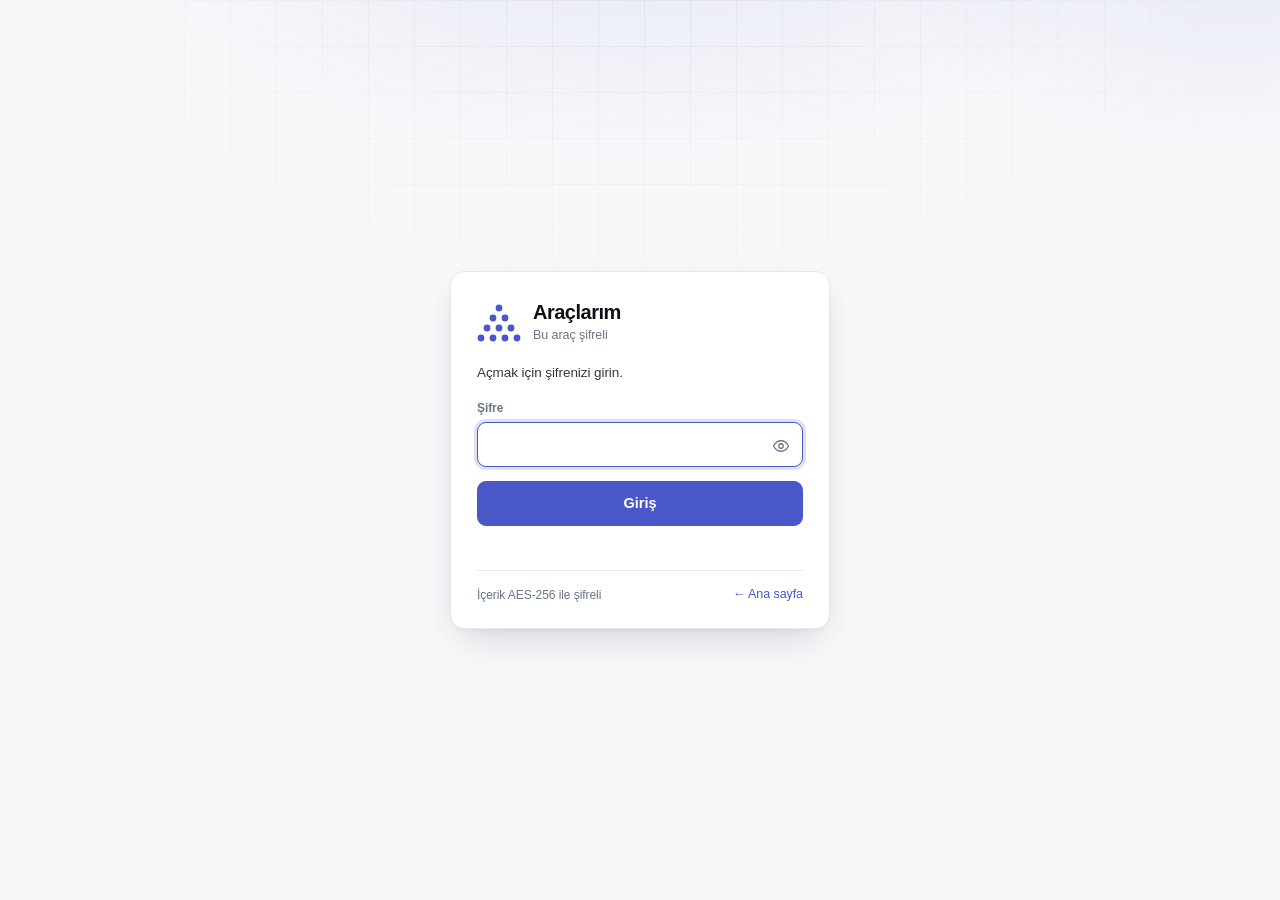
<file: docs/rtu.html>
<!DOCTYPE html>
<html lang="tr"><head>
<meta charset="utf-8">
<meta name="viewport" content="width=device-width, initial-scale=1, viewport-fit=cover">
<meta name="robots" content="noindex">
<title>Araçlarım — Giriş</title>
<link rel="icon" href="data:image/svg+xml,%3Csvg%20xmlns%3D%22http%3A%2F%2Fwww.w3.org%2F2000%2Fsvg%22%20fill%3D%22%234a57c9%22%20viewBox%3D%220%200%2044%2044%22%3E%3Ccircle%20cx%3D%2222%22%20cy%3D%228%22%20r%3D%223.4%22%3E%3C%2Fcircle%3E%3Ccircle%20cx%3D%2216%22%20cy%3D%2218%22%20r%3D%223.4%22%3E%3C%2Fcircle%3E%3Ccircle%20cx%3D%2228%22%20cy%3D%2218%22%20r%3D%223.4%22%3E%3C%2Fcircle%3E%3Ccircle%20cx%3D%2210%22%20cy%3D%2228%22%20r%3D%223.4%22%3E%3C%2Fcircle%3E%3Ccircle%20cx%3D%2222%22%20cy%3D%2228%22%20r%3D%223.4%22%3E%3C%2Fcircle%3E%3Ccircle%20cx%3D%2234%22%20cy%3D%2228%22%20r%3D%223.4%22%3E%3C%2Fcircle%3E%3Ccircle%20cx%3D%224%22%20cy%3D%2238%22%20r%3D%223.4%22%3E%3C%2Fcircle%3E%3Ccircle%20cx%3D%2216%22%20cy%3D%2238%22%20r%3D%223.4%22%3E%3C%2Fcircle%3E%3Ccircle%20cx%3D%2228%22%20cy%3D%2238%22%20r%3D%223.4%22%3E%3C%2Fcircle%3E%3Ccircle%20cx%3D%2240%22%20cy%3D%2238%22%20r%3D%223.4%22%3E%3C%2Fcircle%3E%3C%2Fsvg%3E">
<style>
:root{--bg:#f7f8fa;--panel:#fff;--panel-2:#f4f6f9;--ink:#0d1117;--ink-2:#31383f;--muted:#697585;--line:#e3e7ee;--line-2:#d2d8e2;
 --accent:#4a57c9;--on-accent:#fff;--accent-soft:#eceefb;--bad:#c0362c;--bad-soft:#fdecea;--ok:#12855c;
 --wash:rgba(74,87,201,.10);--gridc:rgba(13,17,23,.045);--shadow:0 2px 4px rgba(16,24,40,.04),0 16px 40px -12px rgba(16,24,40,.18);
 --ease:cubic-bezier(.16,1,.3,1);--font:ui-sans-serif,-apple-system,BlinkMacSystemFont,"Inter","Segoe UI",Roboto,"Helvetica Neue",Arial,sans-serif;
 box-sizing:border-box;padding-top:env(safe-area-inset-top,0px);padding-bottom:env(safe-area-inset-bottom,0px)}
@media (prefers-color-scheme:dark){:root{--bg:#08090b;--panel:#101214;--panel-2:#16181c;--ink:#e8eaed;--ink-2:#c4c9d1;--muted:#858c98;--line:#2a2e35;--line-2:#353a42;
 --accent:#8b93f8;--on-accent:#0a0b0e;--accent-soft:#171a2e;--bad:#ff8d84;--bad-soft:#2a1513;--ok:#4cc38a;
 --wash:rgba(139,147,248,.16);--gridc:rgba(255,255,255,.035);--shadow:0 2px 6px rgba(0,0,0,.45),0 16px 40px -12px rgba(0,0,0,.7)}}
*,*::before,*::after{box-sizing:border-box}
html,body{height:100%;margin:0}
body{background:var(--bg);color:var(--ink);font:14px/1.5 var(--font);-webkit-font-smoothing:antialiased;letter-spacing:-.005em;display:grid;place-items:center;min-height:100%;padding:24px 16px}
body::before,body::after{content:"";position:fixed;inset:0;pointer-events:none}
body::before{z-index:-2;background:radial-gradient(62% 44% at 50% -12%,var(--wash),transparent 68%),radial-gradient(38% 30% at 96% -4%,color-mix(in srgb,var(--accent) 8%,transparent),transparent 70%)}
body::after{z-index:-1;background-image:linear-gradient(var(--gridc) 1px,transparent 1px),linear-gradient(90deg,var(--gridc) 1px,transparent 1px);background-size:46px 46px;
 -webkit-mask-image:radial-gradient(78% 55% at 50% 0%,#000,transparent 76%);mask-image:radial-gradient(78% 55% at 50% 0%,#000,transparent 76%)}
@keyframes panelIn{from{opacity:0;transform:translateY(14px) scale(.99);filter:blur(2px)}to{opacity:1;transform:none;filter:none}}
@keyframes panelOut{to{opacity:0;transform:translateY(-8px) scale(.985);filter:blur(2px)}}
@keyframes glow{0%,100%{opacity:.55}50%{opacity:1}}
@keyframes sweep{0%{background-position:-40% 0}100%{background-position:150% 0}}
@keyframes shake{10%,90%{transform:translateX(-1px)}20%,80%{transform:translateX(2px)}30%,50%,70%{transform:translateX(-4px)}40%,60%{transform:translateX(4px)}}
.kart{width:100%;max-width:380px;background:var(--panel);border:1px solid var(--line);border-radius:14px;box-shadow:var(--shadow);padding:28px 26px 22px;position:relative;overflow:hidden;animation:panelIn .55s var(--ease) both}
.kart::before{content:"";position:absolute;left:0;right:0;top:0;height:2px;background:linear-gradient(90deg,transparent,var(--accent),transparent) no-repeat;background-size:40% 100%;opacity:0}
.kart.yukleniyor::before{opacity:1;animation:sweep 1.1s var(--ease) infinite}
.kart.sars{animation:shake .45s ease both}
.kart.cikis{animation:panelOut .3s var(--ease) both}
.logo{display:flex;align-items:center;gap:12px;margin-bottom:18px}
.logo svg{width:44px;height:44px;flex:none}
.logo svg circle{fill:var(--accent);animation:glow 2.4s ease-in-out infinite}
.logo svg circle:nth-child(2n){animation-delay:.3s}.logo svg circle:nth-child(3n){animation-delay:.6s}
h1{font-size:20px;font-weight:650;letter-spacing:-.025em;margin:0;line-height:1.2}
.alt{color:var(--muted);font-size:12.5px;margin-top:2px}
p.acik{color:var(--ink-2);margin:0 0 16px;font-size:13.5px}
label{display:block;font-size:12px;font-weight:600;color:var(--muted);margin:0 0 5px}
.alan{position:relative;margin-bottom:14px}
input[type=password],input[type=text]{width:100%;font:inherit;font-size:15px;color:var(--ink);background:var(--panel-2);border:1px solid var(--line);border-radius:9px;padding:10px 42px 10px 12px;outline:none;transition:border-color .16s,box-shadow .16s,background .16s}
input:hover{border-color:var(--line-2)}
input:focus{border-color:var(--accent);box-shadow:0 0 0 3px color-mix(in srgb,var(--accent) 18%,transparent);background:var(--panel)}
.goz{position:absolute;right:6px;bottom:6px;width:32px;height:30px;border:0;background:transparent;color:var(--muted);border-radius:7px;cursor:pointer;display:grid;place-items:center}
.goz:hover{background:var(--accent-soft);color:var(--accent)}
.goz svg{width:18px;height:18px}
button.ana{width:100%;font:inherit;font-weight:600;font-size:14.5px;padding:11px 14px;border-radius:9px;border:1px solid var(--accent);background:var(--accent);color:var(--on-accent);cursor:pointer;transition:transform .12s,filter .18s}
button.ana:hover{filter:brightness(1.07);transform:translateY(-1px)}
button.ana:disabled{opacity:.7;cursor:progress;transform:none}
.hata{min-height:20px;margin:10px 0 0;font-size:13px;color:var(--bad)}
.bag{display:flex;justify-content:space-between;align-items:center;margin-top:14px;padding-top:12px;border-top:1px solid var(--line);font-size:12px;color:var(--muted);gap:10px}
.bag a,.bag button{font:inherit;font-size:12.5px;border:0;background:none;color:var(--accent);cursor:pointer;padding:2px 0;text-decoration:none}
.bag a:hover,.bag button:hover{text-decoration:underline}
@media (prefers-reduced-motion:reduce){*{animation:none!important;transition:none!important}}
</style>
</head>
<body>
<main class="kart" id="kart" aria-labelledby="bas">
  <div class="logo">
    <svg viewBox="0 0 44 44" aria-hidden="true"><circle cx="22" cy="8" r="3.4"></circle><circle cx="16" cy="18" r="3.4"></circle><circle cx="28" cy="18" r="3.4"></circle><circle cx="10" cy="28" r="3.4"></circle><circle cx="22" cy="28" r="3.4"></circle><circle cx="34" cy="28" r="3.4"></circle><circle cx="4" cy="38" r="3.4"></circle><circle cx="16" cy="38" r="3.4"></circle><circle cx="28" cy="38" r="3.4"></circle><circle cx="40" cy="38" r="3.4"></circle></svg>
    <div><h1 id="bas">Araçlarım</h1><div class="alt">Bu araç şifreli</div></div>
  </div>
  <form id="giris" autocomplete="off">
    <p class="acik">Açmak için şifrenizi girin.</p>
    <div class="alan"><label for="sifre">Şifre</label><input id="sifre" type="password" autocomplete="current-password" required autofocus>
      <button type="button" class="goz" data-hedef="sifre" aria-label="Şifreyi göster"><svg viewBox="0 0 24 24" fill="none" stroke="currentColor" stroke-width="1.7" stroke-linecap="round" stroke-linejoin="round"><path d="M2 12s3.6-7 10-7 10 7 10 7-3.6 7-10 7S2 12 2 12z"></path><circle cx="12" cy="12" r="3"></circle></svg></button></div>
    <button class="ana" id="gir" type="submit">Giriş</button>
    <div class="hata" id="hata" role="alert" aria-live="polite"></div>
  </form>
  <div class="bag"><span>İçerik AES-256 ile şifreli</span><a href="index.html">← Ana sayfa</a></div>
</main>
<script id="hm-data" type="application/octet-stream" data-salt="FgRfd0Bhyej9tiRkMu4mMg==" data-iv="cBHoy2hUJd/K08jQ" data-iter="600000">
luB9+Q6CEUIsoLlr1N+wQ9DhfeE38K8OCFz/3CoLqMPOzD+S7oxSdHc0Y/s3agrvn5s3IyeB37dGT9GLLSiUzezPr/aB25y2iUc2UWMsxSQ62jku0AW8tGdM
GtVeJbwxpepUZkOBy21k2YdxW0Np5iw6igj2wkj9no8zYfQc8qqDZX9qaZNFkedumBJfp76cAAY9A7/+NGOm0Kwq+Ay7pvPEOWVqThf4/LdPJm1t0hfLTJEg
4QIn6u1MmogxmQ+RjdmG3oVp468HTDyP4W17QkUK+fRr719sfCYouZlFWxbGnSvfBpkaXGqL3OUrVdBjfW4fqxx62BKmavN7Bd0ADkOYFVCH5kL+bJodZtwf
75yfjD3DktSA+OkGf33OxCNYX9bTjo3reoNMPzfDtDF9X/FYRUOd+QaidygikfZUZyIIlYeMOwsMvi9qe/sAlfrTZ/oZo15llsqnlN0zTXbGsSJso9fDj1CV
t2ypslQT709+79RDg9TpDfDldpeDCYMQ3YZr3LNueZx47uvMABt2j0R2ut+xydvfPpBULANPr7Fsqf4YFDBE9Ad1I6MbRlw642tatAkWfHvslxz1EYToFh+N
ZMk9cej7/SJVTeZddxbXaAyhEfQBGt1BeucvWn/abgdObNNjyVOMD24MW5h5jHp+do8sZjoGPT1fuPOmx6OYd63YPtfbOIGebWU5ZX6GfjLJ9uPUb+aO5pVX
bzPOUFRi249+5xwApl1H3O3gMen82aCmCkR1PQdkhGhILtczLlACW1/vb9ykUdRcpsYvCE3OyX+3oR1PcdcYs2Zg7PChzfmMaw2ZQQAidn5csNiCG9a99yLp
4EPhChIdBS4zucPPqBka4ZaqS2T9OkXKDetdcVtFfwAag1wCiIfPHvl2C3R2YDbV9JDEwfrzKTLTy7bCBMxalxjN0WvE7+abqMNtS6UQcavtoJlDulQGNS21
O0Ep+wezBWEum4gcARHcfT4MFss3jzGWEWlszJ9fPWAdUClGWQut3BuiUrpsdpWkWnyJjjjILfQHK8qwuu6ZF4piF5aRuuJp5nIKwKO3s4sXccbPRI5OggLq
TRZIOZ2q1z6x93khUwCR0vrEQEZgzfqzzR6PWE2yVXk//NV3C7LK+PaDKw6n2TSvoYztjjfZSBilGQMS8+Jzn+kkRA+kNSVU4yk/wObXEU+5FidPUc8Zfyld
RW8mUWKNVJpaWdABV8MpL+rkhzomdB7qJMpTcO0DStV7NwzyWaTCRNgV/ez0MOvYREK9LAtt2p3mdZjZDBoINYN9jaFOhB9GBhgosO7amhZGG29T9Cr/CibH
u3pcAEJ3U+75ghpL0UiYqNCVsxvSVgjGm/TFFHRxrBW4EyN4baF8f6hCFwqH5pb/V7oMViqKIh7TKYLjUSS83ppbmXdBahYxweGVEGwK9WHQeu/cP97S3qnl
67Y9xwVYjbosy+39NfguV1bpRAn0ZxHxTpX+Wt2SYyE83AnDYLIHvPLFP3rQAuT9SHlW7gwaZEH9M/3oZWp/LNlXS0tCmy1yTbQt+nGJTFx+1Sd4F6D+L/1m
4Q4QeySzDzefFwbST5U2YbGnJQrdQkp1JbICJiJLLgpYW21tynGD4gPZnr1wMv+1x+MXz+WyLvME0vGY7kL8ZU9i9ytV190dPYjfqjsSy4TTjuKs/XZt2dDV
yxIH5pyV6hFfSPssQsZEtoSCJHLlS5Mb1+JWflWgCM4umtNR9L3WDKBOle0/ZYuHUspczdSSM/aP//8/k+oOLLXWHQmWPNqR7Nq/UT4xgkzFPvI1bwd3oiLa
YteTt9C4eCKJdNHAd6irhPOVszELAWSpuv5JggO4pTeRTYxHNIAo8+xk6bJdSVEh83ja8l9GlQihoFgxHTFxPDddxBbV37sSw17PUg2IkZjX1ZewVYOgcFtV
rGdj721fSR/VLW0lWtYETKb+uJ1bYpJJXjSLC0SZXqfR1ltB0rroN40owGk5kSXP8/6tXJhPj4eJcmi+W9pe9AM+HFfTsmzZo86vWrWO6mdmikQ8KwWtDBW+
OAl7UtQG2h3q0WqTlS/Ckmmiapboc95xXjl2Z1M52RFCN+d9p7pO7DIdEB+Qg9ErWQ/exr1WRYNUSUK+I39Uxgt7MqT8jBDOOIoIKleKEr6HxeIQUnsbSahL
FRe0VeeXfJ28pxPOwpY/tFPFpxv4ZK8A0MjuhuGuSpMr6Dt3mI5GJiuiaJPneyU/RkRy5GLa2kngtvGMKKrN9FNEqb6YxbVbhcOXIbtx4JhtGWCl78C5ypKY
DnkfY6hi/n8kxCZe9sW8D+cV3cuAkAj1r46mxQuE+rui7w3uQU3SaHLFtYfE4HXKHrhvjtnzvTjveABtFAq+hAuh1eBpalJpL4XnoHWD1FraUs/MKE/dZNoD
1B5js5cIz4aY/skOcjNpv1Z9XJwowasYSpUMiIkYLfx+Hx/j7J5QEDq5dRmsGK9758bRpNHI+DjKr5Lw85bZOVABc+1u1QUD4cDZhS4YDLhBj6rYVDS/6BfP
dMkVs7n6vgb7hTgghU+7o8j8QT4s3zYaGf8mnOCNflSZ9pyKU55zrO7Iz1cUC/okujGTXJGBEHJK3aJIQNKUiczOSqBfI09fmBvlqOihJSbl4mK7Jvp872dT
YWTqzC7T75AbkcIlHnSR73b/1weobs2z4V68U/Bp5p6AGfNjEaGbps0QN/cporsn9RIikc4UkDztHNBMrFTxSfayiDtdGpHrQ5qiTWeE29dguwkJKdwTGkSb
jd8F1yWC96wXaOGgRJk3cZF80cYzqfFb28yaff0Jma6s3zDbM/5aRnteQoZax7unijM9YOy3cDZEQ6Xi8NcThrMkfHLyswa0FRsPYgXK+MUBM83WV1bSCfak
es3Rdxn8WK8YJS79H/069pQNabmMT/JROlicj51ecakdoC4OQRchQ898mZS+oYiXi3x9dYVM+ZfmONaXzfLdDyAaSQIjKSds41buy8OEg2CC81s74DbhGZwU
iEJfGbp7VTxrQ6WcvssoWLi5IOdCTQ2ZY8q25K0xBe9FoBDCeLTpQU/bEJldhcp2thHy+f4fiWJyogeTaCp7yKK++ZDR2a+Xw1ESFjwHGNG2AptC50sKLLvS
L8ssE5303AvL7+hxHU4OOpzORjlHupLuoNTytsziluOKsZsZSzWTfWfCYvl+1r3jESy/3gMpGJ2iBrtBKWi7MfrD8E5XxPUvDzAyipsBYu1YGIrDOB5qOe1W
5KwQk9m4RtUhSGmTL3aqpQA3Db03wUq/jUWtvyCGnvnzjha8nY+sgS27E52uJVgOwGt+Af4S+ab81UKLmYBDFOpIuT5ArcCI2+AS9rkEWVZJB/wWAntTd5Fi
Lv3j9vVQH2dieLvlx7iIXUCspZ6449a9JxBBmOAgG//0txI0PzOHL+FFc6jeS/kqIRBUS+nS3fIZKqBAFi2wit4VDNmZKLH+FGnJUyO525ib1vzWCwBlDuh3
4ywKZN6olWawSwIpg7Fe8KmEbNGnCUvZP2ahgt0cTl4tNnbIvcdaALgQeS59XLYiE1afIgj8wMqQOPVXUM5OVWEEwnesh1bbNZN4mAcKNRilGc2K0ZqODQTZ
IOmu5fG9bG/vMeagtcRGMkkufe6S23If9pLmlS/UCkUJt4bcYToXkaLECmq/EDSOYUTNe/GQsrqwaasF/rfH+fBkfnSU+BYTxLyku1RUHg+UWSACrDiISV7r
ZjXG91b9jG3FIy/HQ2+Coq9yPvF5AWRvt3Hl2ZSf4UGCxz0sKZ//K0hADYmHHHqYVtOEmYxNEVJbPUQIsL+B3SHenR6yC/W5JV5F3F6ZGxKO1wR2lSxymTIv
xtWyCOzl2RYM2SUMdbygzF/IlemU1Xhi8vg5pRCeDsCnWKM8K57OCvbD5blJ20ETtwN2ZclwpTJv2AOQAQe+thLIJAVSAFBcwcJggtVkeko6MNnpo1wrCQg+
1wyaCNf25vDawL2KsKHWiVOZhCicxKwH7/k+z+Ip5tWF+TmFV/JXHRBw+MibIoV8zP54/EJyDnBMIkmFvWKkRGHob6rVVo2uPqykCPC3yMzUGYYFE/kLlcXz
nTHQNxg2H/7hfnJjgHUeQDbSURCLfoEaAWDqxXBm2ePbupt5sxCgUsk+CEoU8Ji72Q2qMHdAGzm9GrteF32D0u84exiOaXLx7zVZKGfLBolIlDCVumEutHfv
bK30Q4TJ1HDILt1Lh47Ro6hAfCnBs7tJbTj0UF3IXvo4Dzi4wT4j2Sjd/ibT9VbXfSwMlD6xE8TT375hw6iLaI5Ar9oEjZrVvfR0C9uEpanHTiuUT1pyFHuH
fuNeHc1x3RA9p5CcWBIkWqVPMNZG3iekmHwgJloTgY9CXGhyXUQ3HduGHieMW1nHZ23LIOlvXHiEVMGQ+c2/SGq7ey4oYhd6TmvVAcjWugRgbZDETTJAUu+Y
E/MV3tIb7oYf0XLzReCAPVRo2/1JbwQ1MYFi1Lix392sVYocQEjRAqnZsJcuq7ozQsw3lY6qJ3d7ACGv/w7OdzyfOnt7UbJLpQEcLaNL67vBb6h0OPRrU2N5
tBlmVTIwXNP1O4zZwooq1gNvhYK+iUAWiVerNP4Eo3DdHowl4Hj3y/Fre/jq+pvH2srO3cfJH7nw9minhOuQIZaIEb6220vju4dmVxU9EJ9t4t05dRehdDxd
fAOh6m3HWjA+mGv9OKW9+RxMzJiP+G6vAnpZR/LgJSSy2lEddbeUTvlHaxp78VdpVNztCaepu+qa7v292l+3sj+cG216pxcAFSetd8VsC8pPB13jt/1zluZL
cVYcAE6OrBqoJ3LWgBALrdjNpGcJnjcKr3MuFgPFtaUNb7MjeX9RLJBMepIv23adsMgzGtyfiHjsnKTgxAKXmjwafrS2egUP04uBzkZAO/FA8A/FYchQjegN
i4OulNyWeWovtTBp4C1iX/JUGMpfx2ssUNNyMD5TrgS72Xkg0cnXOEChmkxe3CeE9Bie7AQU6EBo2cgHnkgvTUhkWNVpug6E2UB3pNkvILeDPf53s6+xXJUW
hbjMbS7Ks2Td9KPigPuNKxeeiJ9NQewPUj1tL67ONoQrKAw/Jp2X+Fr+qbB2dYiadut/1YZuocKoN3AXatnUtW94D1+oy2CcYQRPZijB0vJd79FBTIGck2VF
7zC7UitFomniSBrLtO78B8TWjkO4e2tFvz0vdPQT0NqIYDdMKmfMFoQCpfcJHR39d7zehbuac7+esSWJswZMl352ohxoY2wIhPha/npjF1M9k3RQY5UiF/CW
s+StySbksbo8m6Cwi52hlOQToJV5vSGOcPyE77BOL2b9srz5ThO+8T6cfpQ6gIk5tnibAjbeVFJyHXFLkFV2XlRVbKEUO2S0BuL2sy1X667FpbKzyc6YBHch
K+5bla7PRW3LbTjO6BnQKnc0TU2CenlR1Ly9WmU4m4xuxVvuIs8evwSAvbCx5hGCKGikR15KDLRXU75pw5uIgkfklSPPzhjQBhTwgyvXpBZVMFqIA7GTqG/k
a9QNbWIKjlzNSCYH+L22rY0Zr0JNoJkzdQojuOfHzwojT2SHWw2miuH7r0s6G8KP473MtIWIQscxPGCvkEOHA7eNuki1qSnN/TVG9rje2rgFs/g13u4kHM8L
1bn9+wad+5MoRI+9YDpTcjy6fOd8a61ICczxGJH4IP1pqZZX09VWueRTfBZ0vrjqlo3Xtfe/hpP3BGmk42x00PLIGnKE8n7uLpVA1IkjZQKZuZ5VrMrHMuvx
/xicer2v9lh5QIQNNtFoUnUkCfMduCbrAv05lRSJuSXsoj1Q5VrCui4XdAZbdlEePI9oJTghqjAmjruTMp4640zZVtGgRtce6Ggd6mLZar0s+BJN6L8i8TzA
muJZKBcXxycVmLpOesr4gv6OWEU+mji4nBr7pxBVVcNV7DJhcA3i6glf6Kndmc90ygjR+xvQRw62uW7kntRg/zpXcdVTfkKhFYGJ+hbQ2cA/OTmzCmrYVcsL
OpwnKhdaFzyFRWLXPDXSRr/8N5FSmGk8JyfuBjwJvYUj6lFZ4ab9mdgFUAmw2339uRqs/Slq6u17bNB2VwpK6UyA1+ZuzhkKW4Y6AQf5IxvAmGEfYZ07bZdn
yp45D4HnYiHuu/CBO8NdpsTn9dwov/mixwzqh4uuaGynzvN6JLeTzFJmOru3fY1a+kR3QS6LRoqDYFpOk7bTrqcLdh901rDodeJVHoKfwEIb7ZdDshhPRlnJ
WxrQjMuUC/nUsiFRJ7tJvhk2jtcWcGIeyW7kDfm7+uqYpYflZfCmdQmwK4Z3VK/224Dc8hesbB7CRbAutSdGRJjST46OzYOjzTnOjXOuv0XJcpzokACQP2EB
ebTPvSiGoG8zdg8yEpPx4whEG7Jy8lmZC2FJJrMHQTxqbDLAfvGCL22TnQwfOFi3FPwHG0qVasCGFvTRo04p33A8KfXG8+He3cH5puzDBs5s9WmV+eg1bmdc
DRAghur+NqEy5KX0VjvUC7WjMF7irc+B48wMkwOZGrGkeHuH16rWL2rSYdYgpnYsE46lmCohJAel2O/54oa6Fkm52qREhZkOifTAA3mNK6zF8vx5m0DWHGfh
ybv1mzDw73LxsAkC0hDnBxx8ti3FY1Q+20qjV+kIWl4X33BkQ0QPeEKCM5mTfPTFdzlPqvRfmMkesoFUqKs199BGBvu+lLqFyeH/Im31LoFPrrvmpjv5+DE6
+S9R9+0CdqYQAtPuzLakpzz5TBGK1SxoN3zgsSU0QA5LChK5AaBSuLOt6vLH6iRwIV+FatYT1U9yfwjQADCyOSL4iun9gm55rdN9Ydpf2JkIuO0UHVimLunE
QtBHHrD5C6d5WLzj/PP4cuDZzgNRMBgVGanFCkwtCGJkMVoFF9snq18iEGhfhYcsEFF+gPQsdlkSmD2wVuLZyaQL0y7m1UjeLOTB/vapW5ZEIT6O75SEOD7W
eLcPokYCSsC90715nvpcj8UfPjjCnWACQnXBbDu5B44sPlL6bkD+iZa6GMpqnBljXMev9q3uSaZtwM+i1K0S1EW2E5m/e3Hfw78CbtFpNuPui8igrow8BSHm
Crq250zJ5Lk3IjwY9YMJw7NIilBRXSbcFBjgWKnF4WeUwAEhc5BbhbiJu6XmLYNZq8RJWdm7Lwy5zHswUNfnoZlYzIUBkEGnI670dUTSSbF+GJHYY2bIBxyo
BqpOMRt+2pQKY14PNZ2HkxqkGA8+OA6MVxnIhZm91mjMzmwGuqaQ5bWo4P6LGx8kjxu7R62bytadbert8zHIaMr3kjo26nLOcbi8pr11Y5SIkM+wC/qyQaNO
xhHX0Cv2XjksEVV5o2QDyaMX3vNLaQeahmN3yegHZSYjjs7nPKrS7ZGPeBvUKX+PXOocHn90w5bfjAbsQO+MrocthnC1+GogrJC2IuWaL/d+M2Cp6lfn5ymi
qiy4Sri22NdxxrwoJCS4VyLo+VU0k1DsNjFeew2Bus9xtYBZGFaAtDkbkfnBaow/wgx92LYCdZkqz8GopASmnqx949049xrYsv4CXk91gaEYFfSaPQMYiclF
nwvzMzVj+hgH7+t8/EBIEZv6IfMERJFTEL1sKN77vl2QImm3DiV5eqac57+t6R50pBRmOlShrWfjXJWDQGpa7FBBp54oKDGqLAIYEDlRZfTcXIfX2TF4/ucw
tkJ/mCioDzsjR+qXoHyVIkwwagg/pSy8VORlxgs/pjjC0sw+Jb1I4nqQw+wT2/BuobuBWRPUyy9rfSbJfDJ03bZ6i0KZfQra1OMJn7LeE/CGulktAqfV5uD1
y6uyx8h881nDTrARW8AO2rc9ozZntQmQ0UwWOl+4vBxSFg9amOwRXxG/WwqL4GVqszCZ+9al862jcL0LbL7dsr2a6/fKsGDqMF5CSi5X+3UNKethHF42T4id
h29w4Zv5q6tylrQ749AtssgEV1pbjsoOBGesHpBBfXu2/UFz2hG+TAOzTAGFGp2mxrMMMaT4g2oWPUhh460LpjQHqRUGIDRmdgpkdr+td/TEE5nxCqjZigbf
GpCBYvBzCkybAy/chw2Avf1F4w9LF64u9O3aQ4XzIwsvL+BPAor4gLWe0wrxrjk/uKbhIsPVr2hgdeZ7x1yITfyYaShSpFZ5vPVdv/rmmW8bQfsnojaVYfgq
8q++ox3wlg/8zN6JSvogVl0QH5Xns9Fj7T13Tr5FuF4bf8S+1hirAnb32UN4m5+5m22YzQuglLcgg9O5zczWRft/kw07gtf2JFArOp6szE/EFCBfMN358kWI
G7VDA5g4AQZ0Hkao5DqGMyP/0sVjLZI2+1DY8CLlgwrBGW2xoGytUH1lXIBqgbNoN58ecEyEQrGmWGu7xz3iT9+FMaS9aizH9IS1ieWvwaT/g/q5Zlx2XDb/
Ay9ZVU0jr6ia/vNAB8JS/OxYzEi7jdtR4cfZqZMZa+QXv24odEzPXjUR6Z+MFyz0ebJRqY5oxxHjgsOZ/Us5zQyypPruAUMDGK/RlVYqi8McPO+WbE92+FOP
tRc9clIX4dutcaK6zoHjkm/+U0CXZZ7NiVPDe4qvek8xfmm5EutGbfpnsHdbiSJKpK6MkxSFOy+4BUC3rj/J0/rVRKI5dty1IJl2BtDrMeqUw3Pg5lSm9tRZ
9mVvrM/3XgCoCgLr4BaR/nFNWWy0gQq+tKdgg5i6Cl1N2W/bsPnc9FXuolPMbjNMIu9dYFl8Rj1FdRhKr8Z/21Y7JkBpO0V0e37URGHYIJ3TviLU1uZvpQoX
qhMaN5t6+WMFUeFqKqrpFR5R02PmLv0gT1JlzIxVQwKAgDBGAV6C3/u5VZ5h0Fk0KDRW6wQ+me6mLi/L/G7n3SHxlun+txRqRtnBBBNr880s9KAMM5o4uikK
arkjYvaKIxbr2vEG+/Hfq0KC+LtWJzRG/4Ryl/AfO7At5WeQx7hAxXRXJpHzB36HSmQxnRJjSjV2DJJVRhL0eR4XUqQ1XvjM1C+SybIzZZkCt0+Iq/5/zxLA
H6lC1Hujqha3akD2Mm43nMEsoC/iSsmmLgwYXLoaT1zIFoYAAGPIkrqo7IiqqKCJmOLvJ/vIFaA4p2qCFli5RRrlE78+gtBeLT6Q3adXMyHi9xAhrWVkn/X9
dKUS/uo3MTLDIbGhDMS8x/7Pmx2GtjQeCvCbzMgwZO01N02wgB6eveKHhKNOYUwpFOQCumpAfKGDkuXwedk5r4S6fdR7cWhJP27E+Qrmkfj5pZcEJWWDZeLm
SzQaEzyayUIIjdVODKTeU5NlculfyhYt/TaTXW/jcuuJroyLcvjyQ6UbNR48kUG7PxdRWRyGXiMtvXmVJm7JZqXg+nNsjRC/6vmmaSLwTmE5LzJu5jVCgOWE
UHAg0IB9v1L3F0oMRsLVkJ1kF6okJ9ic2H/TlSD+DGQVdjWcjm0U9XUktzcRau6NmRqt4O1ITslvhLEwPCKWk1K1x+4rKUtR73UppGbyxT08HrfW1bIYI6rS
JNfk5NXin/Q7FO4cDb8zvpNy89s1uTNGtAjpQFI44lCLfdkU03RoZAjwX5/3NUSN59gnfiZAf4NW1Oy1S0Z9GvOu0ENKc9/494q6m1KdqOGPjfnksaBqKv3B
29lxIPy+9JFW5pSFjlmhHqJ/zUy0xl4qVdcOTbyzSYerqnjennJnm3VXRtAb+nqwfkuCNQof2HAey59SMmo8Izo6OVlzHHliByDnPO02F7VvC0IgNk91LFoR
StMAWwicZVrUKyxkSPyD0Ww5n1TXBb6OCdIzfnl+jaWClvlPOH2+ZxJeFzBAaVJJFGG76zoTTYDtkhD9R7dNL8b1anot6euxcEyz7cnk/L+JMPOj3mYg6gKn
5QZE8r5VHljvVKWYX0klols1cv7+udAAGwVd4Gd0f+qXPVpp498neu4EybcF2nq6lO61ZvsBV6uu2oz5N0JTpQJ+s35ZZ4UTrhWfU1o+aBdmkm6aeLA1y2Ac
SOfA2UEI9OSdIqTCBjxj8CDY1lMATsR6EvfQY/08eCk/Duw/C64Qe8tQ0TV0Y+j12rzewd9nzoZlLlTJQzdqELbhIQ99Dhryf6yUh5Uu1+nlvuRvMmnQwNBZ
wvskeUYuOIP5siUP+tdSxHOrLggO++qzDAg3sGb2h/aE3iVIrAGU1P2TM42DiK53oxRhG/stF1w8AzYAK+7M5bmWh7eWHhqD/ruKybsrvjx8qV5fqM0+xpz6
fPerpzU35mMihAkm4iaxW08oM5dAabUMSq7YQJvGDsOY8+bxE+mXm7B99xa9cHFYpKDsE8791VEMENoPSmJfjZUu6I1m0HmZ0N38k+Ant1WzwTTM4Fvgu/fr
u6AgeHBea9wh/5cHx5IbXxcKX2JzRI/ThrT2omP2Z/VDm7Q8ZVlXJ7elzfkG8b75vdRWziNGmolXal8M5USXorwjKVbBnGh3mDVi37/7LXtkaCJdQ6ast0iL
hzpBRqJOZojMDlZWwzpUfkGmEELCnaoGwmmLkAblW1U7eMr4vXtQ3JmxbqYfXyYjrV6GLrYHXw8qcfJfI4b4mOoSqozwxN07wWFpCYibV9kifVhJ87cYJUnw
L+hML5rTGm1V8UFTKMOjM1C/ptfSRoum5FqqN4dW2wSWlld+R8+b876qbJaUB5OZ30RxtoOgEzL45Z0cyTrQgpjsepSx0QsTaxoNg13/ZclG2ZFRjDfEWV5g
06G+KMamRVxEl2/dCvnB2VPEbT9uZtxRMs2pPKkGMPVAyuU+3hwNOjdChbqzVnM995sEu9HmJJR7DrPFJwy2GGoSlY1uLTS6KkwuNs1G7uu0jBfyq2oiOK2Q
A6L5bCrs8JPVfQK/rV4DDz3WoMjJ2qBh4PrEnmR6jllMCYxc7RZUygwhonK5RvGvuBbptJVD7mtPAqRWVB28NSHPKH3Aubd9zv4m2mpOVRci8vveJAcAHAWF
FnhEA0/bdEkfc7A0LYVORHQH/C528imLzWP+1BBo6Zt+ukWDqA8w1I/mBjVLunoy3DaStlS68WzlSWH/EKWrR/Bc0YIHtDLWrAUipDUMsT8cMhSbLou2uxnY
N4Khop83oSLxmZKEDmkYWlL5AjelZP9/bzB3JoMn5M10KJmKDXZJAGaBWpbsr/e1l39lcDR5/ajdYKWHUgpOO2jUN2CGY+ch8SvyGcxu0T8YwPex5iD2lR79
oUn132Ez7cteEFrWYXpsVviY2PShPqwHq7qyAfrG226rWWy7rbe4V9IJLL+140OlLKLzb5MjG4dXMx1YG1xHJSTzJ+/EV7IJ62rHs2Dee424VFcX1h6kygGT
zrAma/I1+/jOT8vS+wR8bvdvNTXcjuA5Se5WyaIDem/oc5l/uGPuq7nH7WRC1xWN6wKeOTlFbtJULoqZN4A8mKuOp97ClK+rbLZADR1kZ4In55i4W+kf2kai
c6aWvCxZbKP7+S/4M1YK3AD04BJKezrF0RTMRtrf1MnWPwGhkkSeqA4UwjlEZ6V7UdJEuclrbaXeHSi+HfHA4ZE3p0gJbaZIB+xEcoD5MtAvq+egKcng1qdm
MyOrcgnRpk1xGDKOfNZb8vBCxkjq1Mg5nES5spB9TBm0vp7NI+pwdv2cnpgzhFYW5JHb931wOrI51EI8hj9pCmtBXJNCvP8elDl+cetXbNJyR++85lUs0nUr
wt4B/4ZiTgdrJsDD66AYuOsZNaMgLuL52Nx9vHFKvbPgxLiu3bT5yphRBHDRFkwfDOUCGpC+dZNbWQ3lK43AEAoo1XMKIRJfNLmbwfFPPv//gQBdo0NCCL3g
hTZRQBO4Pf8e9bD7HJUFkP7RGrqNna/UybHMTzJWwLz7RAE6OGEtTTz4WUV3daVdEcDgvahBU7j5b/JuMX+OBWiMKRHTIOPuSRDe120mj1tpYPbQSfonF+s1
MOLNDwK6xR10d4xiqBZfFlOOFuFiXvpmM9seJpzlcYvA04JiV7k9/QFFigiJndxmDP4imazn0l1n5ULetecm00QZHWAIEccQCNRLNZKjAqj4GsE1YFMoCj4m
D8wqh4mjGMZZSgd6rIGsFrrrRr3o0pOoNmyIcJHtLptB4+zPQ7gyEoBDl7hFwFhm1PG33T8DrUj1qnVdBAwULu1MrwzPeiNolEVibrZZcke5zxA3pBIhv7T6
QxLdUTpGoBSEogy7d0i+vO/z1w+nlzrkYVyOG+gbSTptFGS8enxs1/8NcLie/kI89ph8Zgecn9BrMocBN9Za/NRWs73YM8uMcQpX/vuNW6n/RFl61Ad5ujSZ
zCt3bLUKtEnCPKjoYixwku0TXiJYxXd0GYOTqTGT8TcYnvrder1T9V05/xmNsxBm1Z8taUF/aglmKa0DO446Ow2qKKpdpndKO+wqEAfcqgQShb62YCwV7eMj
+O9m1lW23rGoTTIb3i3Rr2kvPaKIHxgk16jVYqsoO4+DBRUSy+Gbdul9JbGtprc9/u/sxnk+PpaGrOyLarXLNTGu0mGhlUcj+9uDAsHCH4KQATY7HYz8y7Lc
3b6Y6ND78UvNldLpQf9gAnBBBd2CnsVmkunqOQq2f+GVfniWoceMBhzKw2k/0ISeBB5LsALww0ic8G6o0n9+Qlsv31u7RG2E5EGDFZ+30Ffe/FGZzP+gu4Jz
nfdmpJZiqsZqkDk7/cb6DuBQecj5vPW6zEEDkNa6bxrcSXwmS3DfcK12gh2rt5c4EPTIQMGKtDiZLZ/iUGeyxkegQKGOouBkS9AW0Po6ZDVJFP9XejOKx51e
QFIOgAD8oluLqSN2siUVnVaXnhBxHYhoLQE9ggANthKCro4FExrihQb63ItbhshCvHte09MOMJCuq6i17OP1rSBLH37fAKXN8RLv6SU66635rOcAZT/E0AFX
O1AnXrodGUKa2o+KhhjTdrZ6LVU4QkHgqyIwmmq/GoxqWqIpbJR0pX3kp1GfY+iCZ4QCWCrc72KjDOpk8IJQeGOJCH+9g8S3uYKJIW/PP9Km63tARvKpW90f
7+g8F6DY/w5VCzaMgYclsUpicyqCGufCMHNYX8mbmokyNr9xRVvqvMdWanP1Y3pdt4BSG8/r2kx6E16qvlceckrz/SlcrPQ1C/fiEHqkpwpul0g7BTAfH9NJ
MCE0utl/qWR1AkZBfft1qBvmaX+c+GKbYAqC6jyt5vtk9UPNjEKBP8T+EXAXGYrN+eIkSwksm2MlhzL4fhMXnT4CThGhLfoMZM89jBgsM9OsBGP6brTSfqM7
/K0QWFGgsq1dPoHLeoZUyuYiU58bbSiQFAfmnrbMD0tHmy5Qtemxg0zm5RFe3eFRHNBhtLRotC43uiRZCaHM0sVUHa19qkXhbzKGvrhgB4ulCfixvnlKCgqg
VxeETh5/K4zaVd7bmhQc1TlocPjnZ2bm3RK0QpYpnBumEg72zUBVlrWoJT349+cEdQq0nqupCqfPD7AR2OfCJdEegvikC1vPxZCiH4IOgXXltFkMw/rfzMkQ
wTTUWMDmcfd1eWaD4EEAET85itr2WJWzNdKRzIbJAJ1gurrjgCyj+J18Rmw5IOlNbVyD1s4lBhrzTD2s7UXOpYqKJSAHZqSFBZsysllHHoDvHu1i45KN+uUX
7OujFNLohs0aOeGlpEv64Nxhz+zSSuR5HSEEci3VTrxnuzd2AFMHVX80ryp/f6TR59rY9F1El6QeYz1QFS9/Uhb6Bsx8FoHTCbqZc+16N2YbE1czglAnoXUK
0FkW8WfEtkvrFSzYj6TLSKv2i5s0oAGULfBx23W5CqKyGGR4v/R6eBtJgVLBuErRGTG+ubBvtHxTG9vA4mbeESanYOwyrOQgkQKno7/iPQBfZseVcPcEJxpl
jFjvGv3R37cK2g2EPRSYYk2WT8Wa7g584fEQ4nn2JqQHihiiyb3rZ/l3mHYrrMhxHZoLkD3UalPV6XxctmAQkw2PU7yHazPczpNdOJe286upZQCJK6i8nVzP
ILOKUXN71nZu0OdnHo16ebONXZObm1XedSBaQMDSmEWaX/Zx5+yktwxxkajajl8lCYqESfU3Y7fwGw7944RE+ZWQqihk4BZ/2M5Pfnc1gr8ao6DZHufpLNAZ
UlhCtuvmm0IghKJGHb/W4YkkfUv9TiXtCNTU12O/nIb5GVZYUYgu6a9b32AAGvUxbGST88sfrM8dKJhy+mSFC5JBJukwV7Gze9Ypwsc8WUbSBcjNS6kHLWlw
z+XvWC/Q8aKstpZPJuw5WwWPhqdl0X0N6HBnpx4E2Vd+NDQQjYdNcjovMDRExa/YCPhufrO9wUeq0i7JRIla2ubek4MTJbR4UExCZnqzOrMNqH+Hna8MZHPu
FpuEco8Y2qRm/8C5N/FTUd7hxh4s7+mSclpptD91ps9ScK1vq1eiHRC0yYy3/iEDUgHwbAUc3xfhNquB0hPwt3VaZP0rZFt7FR5e25EYaoSGHUvuBK6xa9XR
WXjhLpIbDmXL9Tzs8lMS4lKJ+KUxJYeNG2yuoVSSXyR88AEjErstSRiwZ0AfF51l28alzptFB225fo586W3LN6xkIPOZLvW+MtgzP8ZKqC9f8DG5XqcuU2K2
JWn8BcnppmJoHQxRHSMfJM2g6OyiXOhzu/lTkncwgJvTJckE30P3vYWCH7VoS1WSb/k5gDQXQhFiWV/2o8t7y+UF3PcVYrKWt7MdnSiAGZZFMH48D0qikvRA
ZnB9NKk3uqPLOTDlnNTp8Dqnceckaj/sDJDIEZ1cZRDONe/78ZntOI8gCxBJj66KNX7n7SyAXpW/ASJ1+JJlSgjxBfwjsRHaP8kBoaJde14LL3QU6I1cfzrP
DJyjzrzNd/JcEhhHc1J2xbEjjj7o8/lSpED/ZaIcBTYiOEjJPe1xfEsy9Wd1Sl+jmawxgT9sy7CveKYqfnvL4X2r1aCzxGrVuMkMGql1CEOm30dUnDyLBdFK
wKVF7365QGUNqlWT0tC1s4lM/WSN10skIO+qCECLovfc3UnfUGSR93C2jCoGQmc7gRZ/8pJQxWTU23vCWMGiT3dUkqu2cGv1Epypmb9l/BTKrqWL9btPIZKk
hm2hrYjPq+i7J3US3pe3EsJZST+jhdwAlpo36WsdlRDy8JHRTRIu9AngDU+SwLfub4xcMqbr5rQcTiirljMFzE0Tv6wbVwtPIvjsJ0411jIusEXdBOyuGRkO
qXM7Ab7z8hV801+pb7Cg9FmPI5Kj/d+D0UTvayzZLcvpMEWIDoCgsf8mL+6AsRHcdSd7BgYYi5fCbmHb3oc+tYyrI+uU+ZlunLkhfnIT58SUxnG9gOF8bPU8
z9RmG7diAKMoj1Sb37BkSwLLFQd8CeaDTEZpu60j6ngRqazNGY5LLlvcB8ZqBp3R7ZZJuiyAviV3ksAXVvFOrfmMQ4GaHmntWl+ZFtYNovp8iodluj+K4LQU
GchpIj17GxLh6NEfY3boV5nUBhcSdiUQ59xEOebOnkW91zwHPOh4ZBay+CEe6zyEknIASpa6yndI25SD1w6Tk/l3LgbqBGgzcksc0EvCraxaHoPNqn4b9v1M
WS3vyYFdWYmOzbzxqf1E3J6MTNu6bAbr9LD4txPcX2rcnZrBSUoNqq1sx44BiIO9tGiHTEBbcZwsRzfGkw/DAdfd03l9ApTbN3qcMo6L+5VIwakdADMxJQVo
U5pwObFgtHp9rK8hmpChCt6OGt4k25mizzphrwpCdJw4J9X3RJEBOide7x6H6f+UlxUe3rwpWIRmGF4BYpUPETFBhP8+fzXtiCwpCO2R2wLp58mfCIW9WFHk
z/N/kckJ2WwLxiTnC14gq349XR86LLouAUgyWOe0Q1VNV5q7wSntlZZ/w1JsAnBQBlYeFezMB+p01cV6Zd0c+bhw5UUHy/IA2AdsV9rcx3xaadM+HEG9Ex+N
5jSZMcB4RaT1469U0IvE+aP1fonR7t3xYowxXwTzi/IIgStgHmfPoOTNmREjRZuYbaBRAH4VHap558bbOiJoOya6lCnFeSvamCQde0T3UuypmnFO2Nk19QR8
DHR5/cxVQ5enV2l9Zs9DKF07jRw03R2S1Dlf2xzuh2Ad3Xj9PwPHjSEZHCzGqdNzjslkSaKfVfdua1zWYoX6Q6wR473EFmZMV0b5sUjF61fS6uS2bNWXKxLW
sjQO0es3Cg4BA4JJ5mugkj8hU3OxTZbvoXfXbLJVMs9mY+e/uXwexbC9psxatVjCkqcNJGSu/BfDnxYPZCYJdDDrgckY49iBYnWiACEfAsGJ6pzl+9uagfwr
6NsYYtzVbezZjz0Q5i0ATqZL1BCvAhHyfBL96e1z7KKa0SYwj9r2PJjRdlgw0vopFFvhPh0JZRV4UJ6bmi4Sjx3s5ygJd2nmri8IXwG3Aj/QHH1szyUWz3ms
Sn7S/eegEro+UuKkiq7d89YKmUByBhLcfLJOOJnA8DxuQ/Et14wZHqjwKAU40dFZr0+j1Q9iYMAwtwg9BSn1gWWx5Mni5dBUa8ZU366nRIlUcqsTl6HvkEjT
U8R2myc2rZNPC1wXIh/2scZkm+dfeMciiEhE0Bz0Vjs04U6xLO/gor5zf+9ICdbRizgsVcznKMD7D1EltgJq8HgiFdj/XiwDtHYvTHAz2bdBo7YPazCn1vO9
wQ9pfHQL8z9cQbCHB93PXRgKjoeKVnJMBhc0ZVJmB1KtsEaTiFy6Ej2WQa9/k8GFVdkWsWuy2yoZTNAw+jAQIwsJbS//n9MrZ4MoCPFMAFf0A0q2MAVHKBJu
xsbL6SW2EGALentWpjkW7qzFTtATc+7LiwEOyI1DQkaUhX5LeEnwLiKWnigOOGWdKcalcLkIFYAGM3CEjm98EmlyfxDdovHVMcE6mYjHMOG795HnHnR8sDWp
/atwQ/rz5BLjPVPzI5uAqe+K/XaR8qPsMZJTMfRJShFLdVq3Ee6fshmnbfXujhvXtvmNn52oftlFtPqjUetx1NhhG4H0CBf+pg6tXR+7U/a5sLR8wJ9QM8Ni
yTL0Wp4/+M5vlQkoWSeIQIeTR9l+ObUYt9oYzGRJejxhySF8vsOqrqsoBeKxxtv1wlAUnryoM+fYfJ0dDEGrmqxlJ7LfPM3v3KgjFOoqE/eoy5xWR0sRyLTa
mQIliCkdZN7/hunY4IMsI1ZAKFN6htZVz4a5G4ouUUOTbU1M3CiJ2/lsIHygi1LXpjJerENKwJrAUDl3lXd/vPlCQMk1fXclzRCDw+ffYXbUSAiKGj4amuXd
XFyj6M2GKFzHislj6TxRGCjlxp9ENrOtxQ+EDemYyIulsNB95e26jSC6NbCh5MyyLIEPcr0VILjsXa9Jcbgu5k/pcZdToeEx7dg+wCchNcCclLnbEuF5J1rc
RQTtnTuq0Eibnvb5CcODQGGfKpF+iZHEFnJnICHwGhGaQ4qnrEUdO1UTSyrlw4aO55+fm0kYojdxiYzkX4Avg9Qb5qjdrAfVnk/guGJQKNGXQbt2dZF0z0F2
JeyWTGqWHiLSATzDoSwZEH6vRx+hkiABML3vfb/vihHYQshqNdc57wol4+ah+TAt91FMrWr3p98CyerOr2nGnAB5XzoOwLpEQpjd+L0WuTLvdjVQBxKcTurd
+5bUP8i2YKdr1t+IeNkF+6IFBrpTnh/dSjw2MlyU4RS3XvBG2wULc6HEIAgdd7HREH0xP86bjTKR/ApXsboRF0EV/oejz86P+aC1TzWMf7uibOK7FjjsV66n
a4XhV2dPqaAfZftChYZp+DS+JyawkPpjFPzPDe60e2vEFxquNJLuo/Ox8KiZdCGjRBxo+EjyYp9XzcSQg2YzvvboHOlyRqdBp+TMq7hzube2rY8dae1t/EFo
Er3egx7z9NoK4izwuFwYdqCXaCqJDwI4Ojc7LsRXosqXQzXrDeZOmp/f2R/r4Ymphp5MqpseRxHKDlfXpbVJSw+H6k4TmvjfUqo4TEYcvBkyxwt8woF6vtVH
ywrp/Me1vGdkV/HZpjRX0yEBO++M58EYYtWWODFuO6yCesEcxLkf3m0gGMr29bQtxxTIYKnX4FrMFkJELUgfBKy6bxx/6VX1DHwXO2Qcp8WFKYMBfYM6vX9E
Oq9qLHLHiyGSJKmDoqCN8jSWiHpHHcNpd49AhHOhjtuXxCbDZblFoRWv8Y9TNissO1q2p7KYYhzM13WRTLX+EGjAQ30ptP3AoaDmV7jv6rs9NAu0GvdwLUqM
CffQb+BHZK7VrVUOkFxV9U8fr7hdxxC0rZYwQabmt3+8XgWPss8ZzJ4BLttI0Yqvjp76ghMJjF2RdGA5AlymfL3+sSJxO4dK883SaY/Q3BjD3oaQqFQmjP45
9g6rvQzJai3wsd8a7hFSZ6YWSD2RvCOb+zNHJM/4IOu5iqr98havkjoxWvXa5JZOvi4cob2lwBACOiHbLTEed2zOLLDx6Zrl/C/bTMR8VbLavW14gFlnQLTW
8hCYtE6MVkdKT3bF5cgljfnD/g9vooORhWlqN7oVpPAC2AZkAkIiGYtYYHU76DR8SH6tqNWC2GTLy9FLQ5eYzPpoemMILnvepqVmJ5t+dbmD/xUU3NHMOGdn
74QbE3S+DHee1rhoFqa+foIdMSzaUiUco3S9xc6eTZ5aOe8qP3G8yCjsDNbGXCHhE4v4OPErCJlE9scg6K2O/kITqAwP9dCilCqujlG6V1L2aZRvd5K15uo1
5R6PqDmMI8l4am4S/M4b3ykI/nLpm97CQ84qDF9zK+jSN04J6GwuhAuNTB7ixlPMxmJ7s2R0it8p+57DxK6eeRxP++RAZZoDJcoT/EFTUsEpK2QHFDTQj/PA
LPAh440Rcv6Ss50uQLZOf2+I1ShwZhOJTvFvdlseZgMiYkXFxj0ACR6VNoTHQw0uha+0ViavYSM3/CNrxmsQXg4oj85bBEYMqUjeJbZEeu9diITTP8i4o0Ck
hJJ+Z+t3UOZxTHL8kdzY0FE+VbT3w2nQsJX2heVE/pX1BVNQyReLuQvXmggT0fdYpqsgYkxn1ZoZNHqi6oBVDTzY29XZleWWpL/XjyTC534u+KzTbOz71vEG
3OBJOVuwOrsj25FvBk/ehguUINiGedTsrBNfkkv47zKZIrXLSji5vORMOhIbz1cJQjR5bIYQO7FiXQym6Kq3rJTvisjwgCHC5jvIOvCvwEP2yRcRP6lG8xap
7yfDRADguc5eIYWcZNhigdvkK1ilt7gy0sA04XNzry1Mbo6BWfPqEvT9JLvWvXhjdOibDDPxiVC7CfzLf2lj20jEEMx0P/JnYc1pR8gBR1/5gz8/bWSPf2Mn
Gln9iOzM3Bpp8eff7ZjHlxAqwN+wBkam1DOiFvD+gmDRAPMPzgA3yYdnL3GFy/C8H2DKQ5XMiDwf0geBNd2Nh4HQQIUMHJeNJEaM0+WTDx9OaqO2KdcAtBpQ
GiCWS99TCb69E5WcsalEks0nYW0eZ54691tdMWWrrajsnZLfFoS1e5HCJIHhpH8LrENROS8tY5pfI7TgkAFtrzV4fgyfFoDndMZ6lSJyJ/D7aZCTxyUtSXy3
tc5wDbuIZHg9ZuOQWd3JCLoZt13KLPKlN5wW5wXshy56OIlS6ZpkhHWsbdhlWE+VPoiWc2XF2OELCJkDI2d+TAp2YYibZqIZZ9PIYvZ7gW4Q+iYSISgf2cC6
nLr1T1SdGoQETrmRmmdAFMBidPyOE8YQZC4Ivlh5dOV+r1Wm9LoaNfz5HKXvtjYdfUYq5CyU0rGIc5SNZ70iQGA8/Fp2PlzvD35LLG3zf59r83qGwHVqsNCr
LN+NFXHNT7u2ja7G2x2tarztT5T8Zywwrs2aqLFsxsg6vfQPQUft4IKTabT1LmKDQPXUlArDbxT0ohKprh4pMmpzgPcr3i587GnGVaHZ9SSHS3cGBNwnu86V
58STZvPhK7WnR0nskBwUbZN5Tcondn8dYmmzNudKTh5rL9bXPUCO0OUvYtNtQjdx8uM+GQh22Ar7xBNMta6+D4mNgw8Uxbgupi0teRFlES++M3PwfCJC3Wy1
tKZ2Uly6Wqlg20kUIjrRtCNfw/rfo9skaOGmL7zmE5Kl6xB90retLcvZjtKqpM+bSFY9qs4vGwL5V8ONEwsR2lvoucR+4XgV/R54pAtG9eRO0GAES+abCDI5
th5YRUGvW83dOCOVp6PUoWm96C9TtZKt8AN6n07mSxF8EO5tzOF9yLwzEcPwGDUBgcHMod7bDvTvxwiyDK4vcn4MrGbGvppyfcmH5j63OeUfxMl5xAmZbMvM
s8JVCvVHD8gUdIY9IYsNprfimKWsoVtNCFZwPuei8F+P7Kc6Fhc1J+YUht4lXblKzdwoNRoS2eAqPZPAdgGdq6L7EMMXC9NrbvZPe04x778HnpJVPsNlw4xa
m3uWsNJ5ZNgbZd9AE9zDZbRcWu84CLVEttua3GDWeRz40Ht1LVC4RolaT7mATuNEUgZykWKOtw8603UJa8z8or36lwLyNtqZqdY1p/3avAXiiqxAxcp2clw2
yhBGVyVl/1YI5iFIWjJNNGW+ZfJzldBToMSMNz7ioM7hZPgkcQUjQjsiJ1I6l3TtKAYf7hVbvtV9oe03BbDIIU5QQjN/14h4nXqg6F+SrF6g3KLfzk9bfpkh
+2TOaQhrX0q04PtU8Inc2hgcKI+gLPPZfGUWteUX2x9A4Lh52ve1tSrGvyWb4oJe5Ukf0+KTT4Ap18XMWocr6GaaKkXqcUHSWJ7B7f0EFWXQjW0qv6nYDH+E
b5p7XivSy6N6j14Tsbg9O/els51+R9RWjAoY7MLl1fOxjDvzsDMedRNj2RAzvhBgZudY5q+dtpqXk8bw+EYFI+zNlRS8zlvLm/ofeLI8a80rkkHVjOKwKSYx
hS8aWUZXnu+4KUKDjBo0O7pOtfFuVrQx7YSmbNFQKnTb5TzlZzjMCKjjTIb5zMljrZdGxcJb2A75PF4qdguaE9gMkd8GRMlV3jAyPiYnfBWhc2BwqThZwB7K
OFnmtdcUZdRNVL1sbUj3lUCvYmNBfUMLEGUM1xPb3dLAEWHJuIKICnZl+WkrFiIdrF6jLxLhf6eCeZr3t+ouGmy9Ca+J40iqea1j/kewjwDeBiY2ilT6+bKW
NSgGrUUX8QGkQXV94Aj+omb86/mayFXsr+AY4KhBwXvBMUITIU0uFKUmod/V+TPIUbfkTCdQ872ehiaG22ePs+Xam7ND5bRM0G5BbmZ99Cvv2F2/I/xic5ba
4+6ftl48vZiAzqEOvoPjG/y+DwSfkG2LdVwlBlSh0GvAp+DGTsh6n5timFpAYXX+DZAqrJqX/5rbI0HDWqyWJLTCNHuJD0FycizxZo1dyaPz3+YiMk3s0Qxl
tlXNQy3dcPieO7esIlGhusl4fe5wxN11GE/pfMkifVqYrIBVHF1Gw9LpXmR44+K+0OOLilNELLq3Jrwt//TP+0lmWseNA5PbtbIEuhu5WoshtqsRaRnkw0+e
hZc/LtJas/wInNESDSfKfqEMl/fuzZybHTqMeaBMP4+5z6J6nhdFOslwAzcNJrGHO1XVtl4bshBha9bOuAklEGF4zydfI3EXUhg1EC0IqhHuZDPCo8pTwhNM
iZCPeUTrhNp0lYEp208qG4OdGnWMHgfrC/xtN4KpGvHhiMydSee+m9qts+/MDpn0tcxyaYrHud77Rsm/oFTQagrVu7AIfDmUiotw1O36iqzQ/nr5IGZtpeuY
rhfAK/ZWdnRvLOGgQY1m96vnq8X905HMl/rqpWlUUave/U5wWkfQZhz0YOQFdT2W69f6/ik50zlV8YtHK7N8DZ4xGYTRaVcXnyP2lFfRkxQu+9krKvWNJES+
LYe4ZsXSEzmu9SRG8NBksLuR/DkaH9NQJEqFJBWHWXFvHzEn6/naB0nWKCXod8e5T3HoYs77N+gxKOqGQ8uT8otb2H4QbWgvgdQPAB9AiDpUx4nvZqx9sqAT
3LbOt1kOasWN3AH4yjljWZCIyjuQBIxMPWdSKStdeu4sGIbg2HzbNiwxFyryyIvoVq6YR4XX/27W5ltHlv6ty9YXnt8YfRmeRuRi8GpA8JTdNsImv0fguU43
KKN9PzCqIMm6bCVniw1DLdOK7bDt2qJN+3xyVLTTn0xvTLzRYGVG50w6jKqlj0vlO4K2blRtJlXcNtPYyktwtmxbCkwaKbK1KSR7iAcNFR+88xRc7zDCE7Dy
X2wAqcsYLdzGY8N99MlAaLVDSvIvA5EUn6Rt4pAyVG6jMRvIq/ZSQqRiGW/5ldoQKQL533GoFqm+tCCwbVgOAZoXUJj/RyPxILhMU5TpJSoiyLQ+e9tH2MIf
U46b31DW12BinsBYtLkkzG8BO6NGi2xRMi8DyApHvBh1urObXsEerLTMuZwXDW5vvXyQDurmFALT3kmFb9EX4ZERqSd7oeWHNTR4E8bj3Xq7fTVPLQGvGVQ/
TSCRERKZMInJYIvrjzYhHq/O2ZMwwIB15nIJeHnh9OgTV7p7JSXN40ftAX3wmL10GHcaMSdY83PCZkHZ0GfRFglRzHRmsC63Xm5TwsADpQwClMHgCTdZKSnx
Lj+NxKLQL85eMMecRNC5FYBzDg2Qo3j4g0v37Zxp+vQvX3lKxcEM+nnq/LXmEpYN9RvgalUG4UTHxoHQYBoFLw/OhGlSXmaI2ZBTd7JZnDu7FXj93/btDrPp
7A1C/W7eGAcnqFZR2dNNyNw/xwxMl57Cg9gOXHIgJd+TE28QrhfOoSBpZsbVuPqgA8obndlxLZna0SBkdiryVPsQXCaVcH3Ww5OqOv11XgnxLNIxOgrxG88l
pVB/cVfKNRktHqPQ30hKesxYrj7bITJ5VkZ/YW77OJ0a6/A8mBrYZi4Pi7mIjPUmOHiszR2fIguOTy/iWGObvMhYOLlRJq69tGnfiUyVQ3/SiqB1ARYsXahJ
oIyFd78SvIeW6C1298SEcvHgGFV7FxQ3PxaggJggh7IPSAhN/ae4NTM4O0KHV4YO0UUHhdCppSkFSjvUib5py8KPFgl26vgHzf79ynz2of9PzskUrcqinyVZ
Rh6F1nNu3K8pbO/frYLUkilv8fQM5a9AlwCAM00A8EBdwfkgf0Ino3Fum5NhdoN2Hl6oBbcVgnTNH7Pp+6SUOwLDmmL37HyIsIPugSFpef1/XJuKr5CeCjsR
potmuVkqwl3FsoN99rR+jSW+UZPz9ITrTo9hnlrYILAV6N8xvAAx63oU7lQLWPEEzuIjv4yCsm2tqDfzUfRirJK5E1iLs4JyuWeNerfv8UbZDHexH/BJQUjQ
qmPWXkaSX+C6h+E9gmGxfyGOV3WUxqqrp3vSS2lje1/7AhWe2q1qdsc/1P8yPqyNATyuEuxzJ2AK69Jd7A9bj6NDLAvo/UPkb6MQztMeR0mepeuFbAH+nOx5
+AAhliDbzJwJhh43LiWIFMVfB7tbD+1SwPs2enCft5oS2v61lbnqTrpzdtRcZcM4/bwFKseRDnXfuSnuCvXqVJH9o90m1Bw5AhLZEqCF2cG8MHmJNur70HXB
ND+0eMIM1iVXzedgRu8oyley/OKsrWWn1S9Zd7YoT82v6BdLiTzEfw+kUfandnjgP27GxYnqQsYhHyUr/odBOXOnKIEXisdYHPm5M+9oTxCha2Owbg8Hv/js
3URI86W8yDv8GKFawmktt59gQPpr8BzUEZWtXz6Zj2b25OnbKMNqDdk4XGLMgnt1GBqxYyZFEPqq/ugPiGRoc3apiGFRJIpGedQgSg95rQz7vvm65oq9de1b
+aHlHEytlO2CiFjNNaMVAWLOPw/0VL2F4X/NgWYgEILvXBlg0dUhq9d81iPDCvD7VTCobC1xxTqNK3IqE7NDURzpJLCqFJcUH074OJkJ+fhz46zGQrow6hFe
hYsmAaputLylkQsCRBVuFjurXJoxrkotynNhWpl0Xr6ciXNO+zq3cncpNwNDsCRMeU2pvCwzz7YECA7yNbL5LapeY14RQ8ls8+jPyxFjELiClXskhdZdyhpJ
Y3LWhD0o0EpDvfelGpSReRxx2DtZedF8xPbcG1Ne+gLA9QrSoq4x6rzNskZgNR27EOdJoGS/pf2b12R+8w/Kua03ZIwZMXob4ObQBXZpIxDqtzH1YjbgCe0+
n0+SxxPPN4seBUgQ8KkpahV0yRWnEx96b0s1nu2wlgwtmhgq3FizVW5t9ej544GfqesnMiZue4MVDS2g7WDHOssEmSb07yBA9kQYoMicjFR2tXLaqT7o0XaM
x6P67Ro+bsMLjQvhUFRLIWGphIQSR+SFzFgaGsv9FgjlApy9lrfuNb1X/ERQDdrQ+j7HZyX8L7NOUbMoTwD5QSX0KPRjA1k6CT+u5S0pZIFaFAk3W+gWLwrY
mcAEDQsR0sYt3PNrACLcNOyNLMORXARjTIYMypc8A68Vt6xQ+n5JlknIWwtXUt8DCPsVFue6/un19NeqzKW1sFvtaLONnN9y2Zhp/H9dDOxiskKbp57jMVw9
ybBQapf6nwYPH4z5Fgu+yEARSED9EpLzV2beLkvg7jFeio4eo/AiKydzESe70qY3SMb5Z8Dr6D4a/C5ujGzTpDblPuudp6vYeAcwAymhiSVq8V+xfPiS/4/k
ASiDiVLkdLsBh31tRGH4tOwhj68z8hLjOjZDk1BhTyxdxACk2wSvLZ1m+JPxLObD2UCB+JUVtjges41JEleBPnkLmMbht+VyfBzFPpGBkkPKhwKZRus8V7xo
xB4TxiYSCqTTSjX9831tL2n1FMgLWmNZ9GMsz8PgMJ/XQn0YUUIeFPaK23hSy7rPMBsCn4YW2GkG57yTn9Le5v8L4ifH0LMvMwqF9oXei9Y4lHrsspPDenzw
IDmKqncDnQsucA5Kv7f2LQC9jJfPbMKPEVicwElQv4cgK4TQB/S7E3hrHrgFvNCRIBxWZKXjM4lkgU5XdM8L99mb5RDMjji1OVuNtmdz7AQFqMN2Em8CkmRP
ZlJBv82pPqBmNZ3qtKSxsj503G/dh5bZ562T3CcKuqD7+Tqt0CnbfdXg84iAHZjzChMVPXqZLmqN3YKJ5yOHF+Y8si6NVXpZagkkiN7eOYzkew2BTDi4Xepm
N4RSuxcxo9Gn62wR7FFG5lYAnup9XpoHzRVkKCZXlABH2vqp0agTSQSuUGF7cGGsQzRsyTnMvHxVcCNbUHtMKpi1fpTgRsdwyFI8T8TboXzymLz84yrMbAzF
dE9YzYya7/F16geQBisObjF7rQgygL4bXumiKXP4Z+DDVgveN+L9MbQbSVKenc+PjkFaPKy2Wr1BBaKpHK8WVEao8jupjDjcj6z9r2gmlh8JSstYK5emuyab
E+s/6YJt/bMiEqN/ujP0a3O6flWCnrdIR+9HmlvQX/OMeGMB2u0U4YEycRVNWJ2Mzke4Ag9XT4AOwy3V4OoVtQkW/q5z8DToe6vlLgt4w9DyeaNI5iVIs8IN
Qqv0zSrzy0PoYy6eVqrMp3cphK8FDijPxozUiNH3civQZ5tV3Kl2qaKl+CnLvj5AH6pmWWqZJ80bN4vSqYRWMJtIDfXXm7SWiaNKP3i39a/ysA7q1G1fa7AO
a3FITZrj98TNPSwx0v7NwfUNaqqCJ6wErfxL98TUPAg8AjhRpOWXAlhNnSQPcTW1ddhceQLeRWlkHmjtS9AUtVUmn2Doed0OVqclH2cCOZ8jt8VtrUo93I5l
QbZ8xR10DHSAMnuQ5gKnP4d5wgK1LP8Pqe/od488ZQQTqOYgUc9GFR4YXS4ENLL4Ly0/Hjn/iIwtEgKGBLDHuQY0fDmlQ5ZCQG4mCSWTd6ftHa7QVLseQYre
PDYxahT56DPqu0EJftsEitPqoIC2tLGF6CAMFy3qAwYcaRbxTOP01Hy7IHyuhSSyVQNdYmhA7F9I9nr2BSZyfmH394q5jVqoIsfyC7J3rQanbAhBgM107mg5
KK5ZbOYff5fsPLyHC/B9tDLJF9ppFYp9s5ItHouopTVMnmRdInodMcEbm8Uk7xNZoqqObauHR5iE37U6XPAynm/+3KTokYnp++gJvLYsqvOq9VG9XHRF+sbp
gPlKF0D5zryIxs4ycuuTzeuV3KyrMDiG+kvB5aX+D8qGkrddXbbQgaQnqD8IsZTKwOwHnLSINxNdXH3NYfnO38n36DlWpw0hPkJZdXPyaDELB0NLWV5Rd0WF
3hO5oVO0xQayaxJW00XUNszfA4eYp+E/YdRsnUSLFjlEH3byuvBlQt3ynKbO336ZNRlwxACKMJiKAd3Lm5ib4ntdNTfC/nX4THce+moHbCl/iVxAAT81f/zq
SFFtD8837ZssY+HdfKJ+DohaHtSI/4ivkVgwLjQJEzFXbbXWq/OgOU45DGGnSCA3rck0gu7+4AcTapfJJV32xRci9BWKYJosO0AVzOjJOe/yAYSaoCVOpWRW
uBn3TtXlKzD1SmNr0quKJQWuXTMPnEMLsKqBuQrk/BsMZg7Mg9OOEwN7pxCspW8+2GMKgYfsskxDfqzxMgoqJs3XqzY4CT22ng5z/tY9pFNeDnAKnw/5Yjgt
uR0E5nNyycVAMOD7Qnh0fk5iNt2NDSbiY/uVaiaEV32QvYTWqcdtmh8X8at7OrvkLnJ2maR3ZeQshksxjNes2UDpqjei4R4cDHsfcsYfBiqFD2hPUNCJa0ne
9EE9qRQCd5lX1C06iWIqSNUyTvtxs/jlTt2vzPcaQ3ssYfF+FxQicwWtJABq578sINRvyDznleFPntXE2+xvOY68jo4TvDSlTMv99X6H9s4ZRiM1xuRuAVJQ
1Rp8qgOAsAKQvXKgska6U7DWeRPUvhQdAs9KfUNSiOtscMyp1LTTggP2e0O1XXPW4zIhscL85N2ghnYTGKl++KJr0ZZfmX1o43dBfymLKIFbKw4Yw/oiOkkl
YVXxCW1Vz7fFPuBdma0CVC65k64Q5x4xPsFxC+0Q+GUlouGaEP8HbPShDNU/nbr+boY47Mw7yZwVqPddTA7dIaCPPObvBdWxyN7XLKIIR+zHfBOumdzZpQ3e
1ri2t7AbKD7VWwVseRKNqR6JoxIWWxwPgk4Hibgun9nosbCMaWB0AboosMD92evwRKuotQO/lzqaXOQCDfhA1TxOX0x7qUpSs2odQayhZuQk3gIVPL8HHhvq
WCPDtBwWgiaHCjVmFHilexW20Dvz0hNRnXCFvdZaYp6tNMYH1XaYeOVEvvTwPjY7I10JxV9/9ADYOdIQpDLWkULD8/hthkBXSaxCwi8agy1Vt2gDF5+KhD5u
PENcWPZzjfqWjaXg9ympFQVDj9IKnX5HJnnjS0Sxry9tRECVGj+wpM3TIR8CVls+OdODj21QLLgOUdeuHy2NdzFMcWO75RjHKcJ+wZNvs66r8J42iVzskbaL
UKmN3V3aJpEbirq6W6yFwBJrgRoWUK+w05HOqDEyVhh9lU/vZBdSIVQSYNO7IfWr48Ydh2Muzm9TXSMyqeo3OXEdOA8yHC7xzXDKWtdhEwylxlMlFRUyTwx8
56CIgqlRNjfPPdfgUuJT27ovVRFRHEyfiExp0jNj9PWURSq4piP3hLDOrhBhMqlCS9GT2ZZwB8FSD590JaIEMW5Fe0usgxUkarpuUk50UzxMFxslspkJcJkE
Gvn09iMNAsfVtEK3NmbBHckggv2NyAYPraa2LfTsfQ3t9q4kBhp2A31fC0O2knJc6wVdmR81ySFvN5sFAsI1Xm8cewHaVcJme+wDyi7oV6x8TMlcgDqHWKvG
RCF6UMkKQxMeB9Dwl4bmcTCpbz+bLFpyvQLuCwY155bwEoqkHx02BvD2pBA3oQNX9kvglKKCpxZtkH3GDMiQITxgS1FIVoeBwED/2OqXlLSYCKLAZe7zvvgh
7DrYk5sGRq2iZd0Jy0vbHIghyIPuEINrFTfvleBK4CdPpc1fZvmw/9yiAcmrtHYTrToqR+ITB/BmzrHSPLSauPNsHTAosbGSOI+jdSkG3CvjWdeSvGfIw2wH
xQWIAWQK6nQiHJ5+vBMOKBSYGCWCXPsDYuUXz8rhzntfzgIUcGn5pD0vG0THHriem0av8FZ1mZK1e/tgxRabK4VITh2Zfhp/icRPc+yE6jYgfxB1T6wJ7JCB
TvsEhUuhoQAAev4MODMxTIFPB+M27nYgnoP2MIz+WdKeakK8SMoDnWGyZJo6bp17gz/LTuNSWMOBXWi8whUoxxnFA/4ASzkgm/iUfRmktuB+mHaCdDhkD9Sc
fZdyUOGVaoX0+UkzWZSS0t3RH6F3jk8zPgYg2RUSZtGS5jEqnsy+ZMq7nthBGFedaMzIDSNwGIq6pk4mczMEOCUps5HzE9Qfx8xqxHZmaaHmggr92RmLBi9z
gjTKtZp+K/+oen8G6NMq+YAT1UcM6DAJ6vjuVo5QcmNN+TENIxbCk2XeTfLpHDXNj6KOzSCKPjYdrravvlFeDxrsXtIjch3cKz3enLIXsq9s6II8KWlO+dl/
GhT9WQIPhp+Uy4Hze19wgw3uuxfe/+FYxwDLYXjG5NVZ2TEAJ9hEzL1yzjmrqpeKS49f7tNPKLJko5aIgT0xxVwiI0D3y//k/13hZYw9sSW9zbpRVkrauwhI
UWF5Xu6mhg+Ltme3g89jzz54SXQjmjz1Wbz+vD592WoiGxlnZDkAnwvgg5dc4//0hGvnOSDHI1ME6DjyyE69LKUVNSskqFAHhHRQOKVfGMXMzFCDXwVUOJIT
KawSUBfVt0jyaaaw42jaLLBCg5jV8xprxpjdM3DEtm32l1QeY4+XSFE6EqBWGz7OOorZYf3A4xtVk+nbpq2xWq7rKnQerkFDjVG9KG6LYT/0p+sCgq5scM5z
6mzZ2liHeaHwdSy2aUFeHpWLsfNCfMAsTsu9DE6TJLNX8JDZsSvXyTdxd4J/TlPOIsameWWy9adMYvklVIL+Zo2FIKEbppfGxNjPbKzBch8zwI54giBW5YOU
vWp6sqA2qDS1ITuxK4nariIDELTCAQZiRoTE/6C4pnzJXdgPQVViaDmkLBOFjrwBuoQlLPXPDehYspSGixPsB+faWotjV0CoXUr/nCh28OMpsc+sI6HKAjjJ
MfN729PTOO0SDbCAAPiclMHTusx2V9q/aoXSH7Esqk/XIb9nRBc6l182nZCTddX3Aqv/Q7VSgIMX8aqqO5Tc++GeFNfOdcCsT4HV6KrHCFaagxInlvUsIkVC
r4maPjqO81wtBPIiG7dpzpQ6JnNGeLM4zfAq5AaR9sEjO3WxRWSrehkZ47bEiY08CxSdDQTAVimHvUOACe9xiBHJ/kPchs0NCAi37KE9jWIioFL544+6WckM
BFFp95jtxHUaId02XtdHrPgM5JYZ+sBK+v3uySMVAoh1hT0WejSrLMbjppnFfvfvVIzb/PTaGhGlIODT5jDDU6obdn5qYop/ZG5u1iBD79+fmU5XgyJUTIQp
xlo1SJ14W2VPviF3pnwWJNjKUBY5goAaP0X+VcU48mW9Se4Bses36toEeqgfBfFA9KHb/GL7C3gVIezd9pdzHHRvLQafREfmNn+YAGVZMkq4a9ETfiCUAiqv
hcQtPBX8RxX/vdMURMDObJCOgJ3qXPuW8GewebxytD6L1MPdrYuwziiDesCyN++o71vwEK1I4ftTqOIH0iomDIXiODDDwdaC3tws/NJSrF8b14nQVpdU+xif
/JG2RNG2Z6e/m4S9Ag1lv+I8w/2Balf3Zn1xfLIWden2vc3arILO+MMkphVO5g5inxmW8eDcjglX8hiM6W+KfJFxNUJ9SwYmPhM3yi1cZE8YaHg1aDyuh4TM
YQjyqq+8Yq4ggjH4cnAYS4nrgxEa8/R5COHaknxumIIBgBhvZBwUT6fkoT2vuXT4xTIv9JJs+TMABLrs1jAMOE6L1CrigWVsCzGwbbbX+oMAIHNiH1qHLIzf
3Dn1gMckbztAWENeMLs+lYJLNc2DDfGXGqFcBI7cWd+GLctM0/iwQDoY+aXAZ7TgaxqzzzdItdUv97G6vyRJ1n5PPeHxw2XJiGlUAVLv1tLKzlQPhamDRpve
dgui6wDd2xd+FranTM2ZFc52F9hnWUgK8hF5fj4If3MiKANA4Upq24vQ9LfxchDxuSnpJ5ATk7E5CiKI4fSSRfzVUHQsXd7nfqoiKb6OuP7Mgb95XMkzl4F1
BSu5bDcxqxC7BxtVs2VQYGQ+n1LtRn1hbsUZPW7s2SxdtD7V3hXSEXS7bSvbNE3o9DZQZPHF9FAvysu6t586I3tBuWZMiyfYmnd5Dg84NweJRystGTu1XazO
jrn731ErRzhuf6rUpDYggz31v5dLQHDXBCxE5pR+s9NxefLW3fS3UGktPEsmIFn+SV/FuNVFVkkvDF4FMAIaneQZsSC4xQB0m8BbkTd2lzR/Zkbyhcd7mi74
X9X/0su8a2HktLreSWVenXkSUQJ2P29nzBRUpNzASSP0vGDXgs3VYgtFdNHN6/c6Zna7ci9QfyB7LwkQ9wBbDLG+Bfd2W7n0wD/XmlnkwwU0vqu+85ZKGM/3
xNKvetQYwnfNJJEnDQw3m/F+HyByD25FQSQbxCcaGrEs1tAwj+CamDv2wU0Hn4FU90YGC1sRKhz0POFjEg6Cj3KpQoi22iih2Cr4P5mICrCUkYhkGwnjOoMe
YtF43pj6tnTqd4+/wD8npCqdNXeVYofm20aZGCRuApJTekrDHegUS+NcmvA9fD6MGdSE5D+PdJdK9YTGtFM7AUC/HXm9u9YGBHrAijRUeGnwdovpH1XNKBnH
yRNYb730wifn132LmseAt3hSUF7o9ViHunMoG41kF8nHaHaTReszpdgd01qBUEj5OTYTPaZuK/O9pY5+NlNvyRTxNp35m2FQM9KB8BFOz8NyUlE0SIpX4eCx
8A4RDBIWMyGd/QQHPmGnI0ErmCCV+WOGtuan8cP/cbuQ2gABHYQlhDPfIMrjcmmDTKKul9AdKjPxZjCPC41PqXdeiBioAEJAVZi6BlY614jxAmnpny274BtM
XoU7gfNEflM8MuTCGNIxKytRohQpDauKhwJkWq0JetzwglfA+LtZLgOoHfDgarXyI/qx4xavjqMnTMZMWT6ebzZ8L1Cm4TJX3RJs19ecnZ8JZgaRj5BI5Czb
HsWpWWRTM45lDR8U2+nfow1DBs1UYu1wbPnoNVCuyEzOWDzLBfgYYYeCnXtk3buenbTDoVitkPxWeMIoGo50KzFr49aOKu9JKSF4X68JkfN02h4KDQJWRgjX
h27/ROf+iVtOFeDbOywLfRxQ5bq99fhFB9IqpyAUtVYibRL7ymDI8hDXqe721m1m9cC+cFlkO3k3Kv+TuXJwgbqh5PcjtZnqtI9q6brm6EAoM8p1tNq7C034
iM/z7r0Vc4PFd8c9BUWc0JN5Z+nyCHWX9+1/HU97KXwc8I9ylghpzLZe+EK/vyhfSOQxR85KGHOLWDBTawMdgY8Dr2mvuJiVG6vzjj0Qzhnhm/XMOTchPT5S
jzIKMAjRm1Fi50FfPYiVB9ZIVcs6T7ocBhz7BEKHtieyDxrmdpd1oA9HlKWmaBYSJZFh18HSpsU68z56k0ubyBN8WItOKiNLmOfT1BWkDeXdj0JcTSpZmQs7
XrutpjUe9Cbp6ANQQ8cQ3ZPrBF75i40RKdQ4UOr7pEdwCeqXAcu/ot8KMbi7EN/VFG27YwrBpzJQwv5NmsxpXhsEgF5TZyLjkD+Clq3i5saiAtcyyus2oFFh
MHmOXkz/bZrbjUpmJJJVhHvvHVTbaQ01tvvHQjMqi2ujrfg/lRAvwn+rBdpEc6wdH9cLeKAypGBoV3rA/luWxqmQXAwYOD1mjr9LALpqLyGlHEpyT/ZLWBJ6
Cob05mYTypR6+HBCQ9gSdOWselKOusRihFJom0s9dHg0wbwLa5d8cL6gECKZ5lTXsjNqv273DWrbYjGsi59Uy8jvyb+DDGwU4c/DS7heGiD9tIAAL+Hm/xNW
tzv+gyBycuUblDRattz6GdPWKkg9sPOnFI9OJmSFkjLAAX+ATRCOjX6tiqbHqfWDP+7WBze7h1yau4Tcf7XSh2SicbdZpRjSzjZJaHIFfzthay0RwhkTdMq0
eiS+mRM6U2hPajmNx414pKpZhcMYZ7zzhRdhJHJ6tbKJwukxxNRWnon5NHS7olhTmiPpE13EScmreeip4FjvMyKEij5ixMQfDTNqK7lHSTJy8ail4tz5vlpe
MSd4o+3NSrpNbHEPlSnws0tmlYMiboHz/t4mfk6KdQyvTj5w1REwJSTyloHofPDu4U7TfnoIfVLI0HxFc3x9WCpgnikFtrZiWgL6z8jiiZw+ugrMfpZC/yUT
+0qERqkIFbx8fha9dEKAlYjDoj+xOsI5Dc4LaIQWQE+f7oFLRPj0D7xoJSJ3u+Ly686/O/eGHTAGMl391elN6kUsH3tXEO7H0XDi1mFbiEdFP05p3TLjUhyh
Jj08ebabnkv1tulLCp5JVvJpngZ/Ky2Ugy4iF9PkuHgqnurqInqF9U4MfwiXY4aayxe4m/3wk1IHH8Lo7Y7oNLhHAwJXX8VW8yq45TR2nCe3lJsNdHrFmRvN
Fw8NviL1VCJiCJuNx4Ju/rAYsfE0kxvET29VVYGtZN1SkhicuI6rI8rpOyXl+eHUxHPf+P9U7WWTQ++U/o7fXjUrRo03izGe2ChQ+Uia9FrCTkMoH6GS/xHv
XNwbbfXLBDupz8b54ngnUYkPzxpX4D7yfJ6aLhxOIL6LVCs6+OmhEbZzASrTdw21y7mkR+Y/k8FxkhBWxS2LgV0f+DXYE7wLoxbLMJIUBJowxYdhgkjkdr/q
LktXNz/7jZ6RU+X21rmXlbPqF9ontFGcHuaPJI3I2Hne/eFAGK6h0k+C90RuniIR1NgyWbmFxpNnfODmql3T3YudQYg8sNvijQa5KY33wrakGmoOGBDNImSc
sl6RVXi64x1Cn1WASZbIwWDDoPyp4K0m2j26Uq38ve0byvpXlQGLN1BL0s7ZCYToya/XvoDol+pgM3DKEhibL4F5n6Cp/+pjGUXsqqns7lmQz+b4CrpS/StS
ZMULjdxMQnT14p0NKw/H9wVdV0sCcssNetqIHZ8tqG6HWgnSjFs794XlbwoYL6Ywv959T+wjUUWNiBfsDDYBQ3y9IUSTPK/e3FXTgzyWWKo4pZFtLIteYeZ8
TCZJ20aw4JwHMzeQ+e/WEkN7YtNgXp17wUT4uiiqbGPB1U9WwrRRiTdiO16BHKLZ8eXXy2Ls46V1KYWwlYXpisXRLGNqzzNZsDZjBWm+DI/ZMgA8y06sSXA5
WDf6X0m5wDUCeTlKjMVVzaAeC7u9rkJJ4f3O+5g6TpuL/CiJlUPgWUsC5NNuNEUrJHQwymWyc372uxwrhXCBvMhfBrmbDJp9UrpXaVoobTYoucTONPHUQbTd
+fiSY3JlDDDj7d8lYWjlyhN+j+v9lJXi2sOe6LlKy6RnIoSfjzRWNq/uA8RmbyT6RgfP+O5HR5BiYHBZCTDcoJU6wDkN/NtLKshcEcpJqXbpBgEQWAhnYXzF
FAgenAtL1gsPC/L502Aj1aUt19EJekx5vhKlHWYxpVDoFUb2O2At0dlqPa2P2o5vHYN0ZPpNLDH+rW2OAvoJHohag0AFxA78cBVc8jCZJ/TVKofYK+uWNYZP
hhw5/f47SW5cPq198yqqytcnUOz2uL68PfRfZ/GODW3c/wvDODIUcLyDIv+hcVOs1KZbypVahWb0RwOFAS7yVblrK2HEUh64qlnW8iV0v7VpDQE3EpIcZILW
lQnnPdCyuIXILhsJR2WMfDbQHl1y0nYU5c14I23tFMTYpoRl00fEC8rKEVoWkSgpxIpQPkF9kD6ZWboYCqYqSJfz7ckfP+zVA23PkEKI14vIdxldUT2TsNKs
tvOFkUnbAqC4s2BHzifzMt4hGIzzHNRcpa6o3+YqfHuY5qLelzemIAreJZlnGMoGRMezdXMHyQnB0Jqtkfbj9qAh1LP3k/UAN9THjtg8D4lXZDK2UEOiYFul
jy8kB6I/wXudbCkYGsU9peIp3brhqFJECOv3hFVtm1x8GElWOS2x3kvPrCjCke+OusIV0HIMfajep5K/Y9nrX0Ys3csBQFn2h2Jw58gZys6f+9IkQRtirulX
yDLb2qjn0FWooG+hUbkxPeppqQFrXHbDmySdZrarbeCrSvWi988FPVyU8j14/YYpJGi/AHdtFKpHHkfS0ASKwi/tAwMETOt4AS+LDKmEP81ZZdHeJ9G20U1L
s0jEw3IKpd64TcEB7oTYJzF0q+zSko296YvgoYGitTMo2Qp5Rezxozo8ZTX5E4yroMY6VhPkg1kSPdkDoRN4rlgVh34mUzL4aVYlawN6e0sHHtXQZvky/+dd
Z0Ff2vgHwL8rHl1uK0BFhxfpT/DpEXKH2rKKzt3jr2HJ0UQyWIS6pDQ2jsCeoUaJI6hRTJ0bxEehj/Gx2FIBybkHALT7C+YGHk2JyCT/gz1tKaE742eamrNa
45DYshnnCDUirXXDa08yuNF/0DaNuHX6y2jUtJ61oL2DfTZ2/yMWC5BO0g5iaEts8lBZgtJJZj3KGb/dkoFF1e8xPsJE0JVoa6o3uCJq8DdIj9TPaOOPVlTE
v7Vh6O9BWwZPc79Owub/Lw6mJ/4m/2QfCmM9TdFnjFQ3ln28a3nsFf3AlRwJsxBmwaOtOAVZsKb7xk/I5+1/qo4u9+WSE5k8RiVfpzaL5O4Vz9PxYnqrTLA7
CXBlflQjsTxtFrrAXlViK0bEo2W535/9KU6khPLWGRwAtlWdeieptccRHF9isKhviMXtesVzSeTrjY9wgl0b93I0pajlHnpa+Qlb2udgN/f33Zl7gBZeojR5
y6pBvm7GG44I2w2vK7FHjOjTSgsupWfDgNdHt1mOWhZNkooo6y/0R8osKI5F0G7KaUR70XQK2Sc1HXptVofvdj7p78TkXg3pwRNmk7jvlbziV7bsrmr7/Zzi
22Txb3jOfhicjVKsO6DcN10qnr95Q8mjosvNJTNkQRUz9pk69F754Z3F808eGPsUkrXWhW5VDg6EvRYAj9r279efR5p8grUIXbiN20spZP5zuN/QYc9fSeam
cSJoD9D0skXWi/xMpUniuCOG1eEhSF/TTkYzBtkwqsV17+DK4gxH1OcWpIqStv/dLBtSmagf7/lwG6g4sxuZK4wTUoyg1ifRthDD01GPIeCJXoYNAkjJFbwj
Ps74Ud1ssi5XaVfm8aesD3ltyFadeFnJ7lQyzx8/ysQa2DRRWCUsRb+MXxpoHJgvO+psPCeeSjUZqFA/osa/uRQ4LYFJyU8z6a7wPw9wip8Lh7eGxXizrx8B
8XiLLAWm9IDcXhExLVzkV9IwC0cqM9BRo1/K0fuPvzYqwkOczfuAEqIa3QCNQD0uAjH7/Ja9WCwMy5W6v/8M9ZJKyE4YMlJJddKlu/lgvglu5y8CbACwy1pQ
Y2TE/3MZ0PMpHb6S57wSM51pO0+3DULnRZkqDW7zlZTe/MwQSgLSJBwN32QAz8rx1hcWG5QEMlDwRhqOkDxz2iFdaZtQYkn7EpnkEJ8m5zNkfWDf6UfWEKmS
+DekIEVyuEl7nfdPTTVCS7A5v6WQGpg2p9JqjZop4qx7Kyoz7ikN3NiIg7p3qSpDQMC9San/jdF/6zZ7ef5BeBB3bzgtz3GWSw9AYt9ZeJfDbkJEiAZSDxPe
JBaAyytZmbz1kpHaRIe10BefhedBs8AD+FCXnz2vTRkfRGudMGvbqr3J71cb9NsAiBDX9CxjOoIPE0kgv4Ylq3bVscHfcf0077Frak8zp1Y5Ckx4lqTrVgNU
Z7tH1lMRnhTdLLBT2rH5lQmV0eIkZaXmJpeB9I+OmYUMdDFyS7oeKDgWqTlJe5naB6s47aj+xmQ388sjP0AosBOt6fEPtejSyY5HclDUa7JxjUFi1IvHaKSG
XHIqPPP7X9xt8yzsEHt7bM4mcZHPYOOfA5B2n7A1dN4kMR0u31LUUwG6gDIyuNTc4GHTcrRXArAtG5RrpqNvTGKNINBGZ2Qd6vPrYAXx4LFGKm1m5hLSz/Em
beNb8JffsvzcyWA6KXvz1b7/6ClzH1dcjEg1kJ0HaVS9KHdA7uLGqjrKapqFeWqxtCWvvvFfsAYLo27iGKSiRwrcg6Ffy/3tXtWpbuN4jd+BCGi26t6h6Jaq
S2ZiBILdJAl+xB7bO/r+HWX0sfgyk9kJKSAliAQIdGY9g/cdMR25jKIya3wJIM1Szq/iEsNnLUfJXEqXFH5/YFMkKtJRX9YkRrifOI4Vujk2QcB8WHuSLNMs
TSXiR8cRNLUZy1lJxwaIzOBEiQRGJUK4+xkRGUf+PJQdnzL2bz7xYqd/eh1A1AoPuYUzHsoRB+mRnfUk0VuK/Mrh1voBPoZWpFHGbnWV98RweD6B/B+n5VBk
2wf6fj3nvqRCNUAjzm0eIYVg1HG49uNdLcYGMTNTiC+CcoARm/Ei4rQUvE6nxj+8wLtTCE31EtobAWhKNguyk7czDmJrXpKomXjzxrDealoBiFPOr5nTEll2
NVkGgf0TeJPVlTk4MucjceK9/GJ9/5ozTGiNzhG12sPwUXbsnD3YGGoeod8qwOmaLVufEoyMg3V2oVaYS7B6k/ttlbAq+u/fv+nTbmTcp8wF7d9X1X57xnrd
Ke8UqseWx6z4enf11pGK2uLEIsh+n4O9kH6PgnpYbyleBz7Hl/WE5d7iIHCXWwzV05hLX7DbVn1t46w/H6xxkPupRFfw07MjKxyfbw+CBSRxGlN+iL8Faiv2
btwi+Kw8XYrPZD+H0kPEzyhsETaArYmR7w90k8HNpAZ0KkZKVzN4c0eyeCouHvYQBO4MXxpSq4EynlISO8lhW1Xg1rp1Kp7ZKibD4bvtIW+pQqkh1tNVPhSd
bZtTCUxsHOx2dUzPZb6e5QMVMULPu1UQeLKlciQyiUifiYx5DYRl0EylpfymL+a4pSkFM4TnrreckFljiqerF1r/RpeDTCsQC0VnpL+1gsfz9+vIALd7mj3l
uRYs/dF3qy2vHAmfLCtl7x8gt37VplmL5yfVMe6/MATlXLaljyUH8XFd6WDtl1B6hrt6BnI0SvLrQ7gbGaK5blI0zMgByjcy3vwpbr1/MiE6+FU6UcZZFl8u
cQRzel6ShDWfmy8bKRfLfUy7gnGDn14Y0w9yGGKfFImG/r5Cu6vCt2HADtOk36DBkQ6DDO15jviFfNAEHrNacKkSu1mbHa4OBLZk+tg+CH6/HgrUVHrQps4B
vpDsr6ULPMTd4EMR5bmqvoFxbEC9VZ09N5MTwGbJQ6e0+H+QtEmLUcfgLXS51YIM4J0ZvimoOcP61JY8Vkr03ClqOmo73w080PD6uWrqOMcVCLwc5Bco7uYO
xg5ZP7x4bDPtQ7FQFldoFfmOQTQ+j1tgYNY37YwHm+e6lNH6N79EmjMtmtz18DFfV4Mdtlvcxzva2h0e9y26WzrgLrUgOhwTg4fHySS2RWAeIezR72cUfqSY
M+sAFx8IDBNAtH58GDbpZiVGcay3K1c96l7zVHaH2FApqZtkROMUFyf1IONzu+ZivoTSCZJShTZ2DkAbXRSWKD4c2WATMxaa0PSS50EEGmbsS3p7lBww9BHM
CTGHjcrEx/tXQHPPVVNZTlRdBfx0D5UYoKkwi/UEwY0eJDDqOPms8LxY2znB+Kj4ry00shngQnJ5g+38i8+nPd6zKXRF5pArwpFL+5Jvj4NzCpK+bdgaerdb
LJzMddgUHzgclrKrgvCF72fFJglhDTJJFkhAoatLv2t7vLxlAS4RpIiEtJoQp7mn2wzBL5IcrtKS+wYJA7DfAH9Es+oHKmfZ3dm4aaqrmcKaaKfXA1z4GnAx
csMju0qBvLS5klaIvzHv+C/iV2ROrniZWtDmcEZniUuuchxLjFFGxU5KyHlc+tXD9xD2jC5NTYbx/JFWi/tpVmkdppSlNK9gZxz0VDrYyruco/Fmu9KaK+p9
9NQ7DWwZnUVYrrJbz9nh2BiLC4R9cO07EAwbDNDJS6Bpm0vcgDYjshpY8DCXB2CUIHgcZMJpEQXhIIz6h/pZpQdTqW3BnmDobZUslTIzkLTJV0TeCYOrQSqZ
HEepYDi4LXg3G0gADt7w2ukNE2TbhTm4+RTTrRvtArc+V7fn53lCYlXxVmPdg6ObPvGUaqiGFMIN4Bi6o4MbuPzWyTOJK7Blc564gsBKpSJA1iwVbn0+MWUJ
dCFEbYOsl5Gzwz/UIwLGZm/Ku3WAYa1QQQ2FrfQhnODfQogrpzEA+NN2lwltanFYdrKN4WKcamyz5D4D1hq2OzAoVQkZ+jvLPzb8zYA9+D+9pHvh2nunoDtn
Z5tb/L1u2Cy2KAJvqBwvg1XqGxOB/obiR0TR9l4TIRr0cnLBIgJU/wBAuUuB+MXrnREeOIYzVr0CxbJJbob+h+zb4s3N2WRMRmWFE5N1DFHdcfIWAI2WHfMT
9S+alnzLXkggFXlS3+zXfRY+aAGLb4e3QoGHrlDFa77rXZ2kr2EYPHUan1FSfx1juMuOZjfHLObuYIz5auKiCsNmP/O+/eu3v5cq6R/2SBc2L9afgf3hD7Gm
keAce/96E1mbSwVQnoUNXADMuzr0FWGnzHvlvU9sRfOJ1xsX3Sb67yJCZSK/zNQLf4OuayBcth+zhtbDSA/URRuylXZhC9w7ZT4QgPbH4AtbAM7KUCyu9O2N
ocC96zgJ9dHy5NZPRzFZcGZuJuNObIAcQyfNeMe7jlk21Izg/sTsEip52l31uKMXQGLrvs3wchp92maKc1P2Y1NT8v5gVMyU/2dGWh7I+XxHZ1rOKc1W+YxH
fzDv95Fmks5ZcFkNQ8AGU0TuJFqVkz319NykyVvuC2gFQZN2qiC0DncFojsxBXSY8ebdQIY4NWqcw/X7pzkWXQOD+XBc92yj5YK53Os/kQnXCvZGZpCWfFn9
W3LtHa3sLr3BOWQhSelbp9sTiPhPC77GYTBZh2K1ZNtCNw55utTSeg1FV4kFXd6xoPMmpEtD3ecTy9peRfGCppIeLwtgUjoVueRrwWzCrKFaplr/MoqWwKn5
ENenLKtYW+hk9bBpslaLCEozQPT1BOafr8YP13A47pOv2CBM/khCo9qzAb8NsLku52rh2QlQIh5C7uaVXU91wuQS+/WLnYvoBzUd5enWUCWqZDVNZrv8M8OQ
rxmRDkX/q4mBwTtlCX80Xr92//q4W4hW1Ej166VWBzAQ566QUnNNVOojGe76xqUzDPzXg+ELqsr/Fw3DOmVyXAvf8NRKivVb1qO3uWGiCj3GZjmxZVtSnavb
1x+z9PuduXY/5IiCTmI9fVFLCtzOWLsLe+XMisMCbmqlal+fuStpSgKcEwVJw+utPmFd4y/FClTUyr3iS3IOhG8FWISZege5eAOoIk+K7eh9HKT5HefBHLKk
sXlMPW88ZOKKpmAJElTr/+XRkdwiD8k3eD0tToGW3ANJKQD2wpohI9phW5CDon+FmhLhNgUkZ2AGShW07/pUi3S+awGirRKg8RhpplC/A49XhuiTQC6e6GBl
B9DrfSLqw0F328zRhpL1g7mhym+CIKzqlnX6srR+xYWz+JyVl5eAILXASiwvlMIbv3aaFScv+k5qD87kUlnu02gCWtaPI0kR6IwU0RxEok4pI1vZ1Cex8ZrI
cv0XhjZTR3Dq1D0Kmfu40/0TSQAgj0HJ2JzletPNmdWD4sHCkRbhWXjlZJ571jpfOFuNDlo6XQ7Xp/1MJNqsLRUFvvgfoJY8u6PZq6nuC4u1cTpBrne9Iqt6
smpYN/6/jn2B7cHxOrmALW3a8mwaiY/LH3GzAb6pjqlOGuIhMYkTe56jddVZpWCmZORjuUleGYCWry/+qgjBwB6MvxPIMxrIXaslW22thUCZVG9f5OQPenbk
cQWJtHkFrFlWhF5pquP6F/0nJ5fMOez1Sz7StiTnk5nQjm/wVe7XK17EjaRFdQI5JHrdPzNuKPIEPczvTeAdGiauJBQhXjyB8v+n55RHlmAmdAPp/Xj4D4Gw
UYzf5IxximSwEcS7+g29kCd9INjPL4sh7Sfm09V/b7Edb3vM7oOiqh1DHmEPRswo3ExCM7DQM8D+Rlj2lUpOvS5cXyFZ0AUgdVJqVPjUXB2ejkGCE6WDUoI2
cicpjduQCm57Zeb16PVdhU1TmUYJv0EUpc+/UnjBqgXblpifUoZR2vmyTCfjBYuTAvf/d8KERhRiaPJl6lsk8XUjCa0DPaC01XrilrHBMIyV6r0JplceaGkX
R4etANV+Oz+peV79ZKukx+iYIsiS2aQXXQb8jrwbMq/rr78Igrl+8OmwDsahgrXqG937net+RVFylAtGtr5Wzvw5ruNY53lVWEsAjO4Jo8wktgkoA3JBT0CC
AarmAO5WJZrN++O4j0xu9NTgnEc6S+YoYR9ouQym1P0d/ihrHpz1d+W0zAzjpNmqgqeNFC/s6i0TKb0wh3C1QxcF9mSvjNRBQxuHALwNiWl5dE+GBF2/BMdB
MzTso6Xq6/N/WUScqzcXqfPEIpj5Mw80HD5ajhnmzZhpPulwfaQc0PGFojA7di6FLlFyMTqLJM3j5qSPUCvJ4NAo7zKZbJJFB9FDhAOtKC/J+yNq0bGQE7zR
4CVArwA0krwhPE32b0Byt0GI1SidT19vRJgXHYMqT2G/I/uSlTI90eHay7tMLGsrDAytekXJMa/6KPUPbQle05YU3bP5Bq2sIiODayjcncjBaXPMnMIY9hON
KGr3DWLqLWPMi72Ovx6kbZFWFjyJDEhUU1QFDZQ5Bld9A96VtE0Z8NXaiVQm8OMsqgo0NZ/SxU+yFYAtnS1IKROZBei4I9bD/NTsmNWQTpdWic5cMvmibxlP
uNLOGOa2UVv3criGGDyesI6lb1xu6P+0rm+vcLeBhvkYvjqecSHbjuAeGC8SbXiWeh10HC6tOF8x5gVlggtTMT8MAVxs+UxpoK+SEbBSjNr3+lHC7GNv7pVr
3+zgAlxrsQlDR5nrVZyWvClVgQjpqQjYmvwzA+rGxnbGhR8wz8/4VCBFBCtq2t8HEHrg29i2UpFi6HfbQU75D0cVKCtRcwCWtQGbvJeIDkL/2arguYgUZfP/
lr7BYyeAtTmirSN0gwmcIstYakNqYqSfqved6hAiiyt491U34EjMC/CHPgYrHlmHRSbyFSFeldrBC/NFhWHh8lY+lRKdl8TpnKAd7NuhJfTGkDmaPKwNOh7g
ISSSzWmqtp751HJaTFqaNoKNcOmRAumrJ5t007+IIF3VTFftHpJIga7z/a4KFeaoKJgMvH4YIRRKtbAGCrc5kogbwBurUsZPojeLCrJMtofzlNl+sMmyqOSL
QIgJlXrZmwJa5qWtoTj02EQFD//G8svFL9gjxscsxfZWtbwxF46H9FJdyKF2Dt01ek80Bg5fWgPAkdTnlL2vMEuwPwv4h97xBOdP204mdhagrS8ZFbG5RFh0
fbyObqP1WmgWiaBRR8IAq4algkGYHeyspGUQ4nIXUJ3blCI4RuHo80+P349SPAeArPs4G2g/JO2Uukm1JHvjFAiZCQOP3eOLcr0URkJtnj8vpn8IKosSvEi2
2iVCMuJ//pGC6ICiXkY1St+tTXlotF2ZEVsK07AoOP5YmNFGxiCCoqhmBM1EhObsgKlAoip0aj/sfSF0eAw5TkTwtKWatcoxDqRt3PPAMz1Q92UUrMvJ+OwQ
Pk6xEzngES9toJSrXbjBAU5+StMMh0TwWQ2qJZf6wKHDs5PdiFOpciFQdkr5m3VxxDUWEfvb/kI0CSANOOn1LMo9iZlDI8i50nRtL12oFVcom4dS82D4Ea5s
ifxpoGSLQiaGKiukk/xeuRw1fLXocvo1M7SyzhPio6NcrPaLWlA8CqAkprkwmTu+0IbIrGPC7Psy8bMwtKwe7iLDJVuvf+p9k0x9S+aGhAzE4Y+1+XMdvJJA
sSx8jPrkEjqhUA+HNR7zm93B94C/Uhj6CWV8cezXJ5R9snyZ/gQOZgDdo/EdwNOmXq6Z+IEvsj/mmZvBb2pNGspaTjQCCgndbcbwJ+KxfoYnxLKcQzfSijrU
XcCTjlrAX3hXf5K/MjncqhPdgHdJt23Y7PAUCVZgbPGlXvkQTi8wlYSlNdAOq2VobHZ0oXd6GyCV3tQDadfBLlPY2daEF70XWHtlgH73FAMGStxuEyGR01Y5
g+Dp/M2jAWblc9WApyTE2iQ0XGnxC2Xaibk31NWFsSqgmCsZBTipj14po3tW785PBEYqmlgV1GjHNimb21w6i/RQZYU4OGKmtZ/Ck2QR/SP+3aYOhu7IqhnY
SOYPRkaqgRwbM8XwhQMxzGF0W5kYi3/oBEhS2kYHeAh3+5Z7S1dGba1LIYXd6GCSFrhi4zjCfpBm/CEwGWaZaiVRacGw5XB72vDblTAZyHrk5B1O7paQhTqK
NUubX68Mzk3TkKXamnKRWUhh5+hIKVuT3EhcuDJTjOMoz95Y6NMwHe8xvZAzIp0YF8BtDUihFAxdhFKOqcY5yfqUB/R8uEXajy0vBhWyAis2K/IkrHA+dQ4O
+zc0Ngdw4qhIyAisP5K792OTdgK+lvzMJOQXY0Z6JgJ+cxVaVZPaPXP3Q/MX3sWOxumf+B/5L8nWRuEDwv5mVcV4p/M9CKXvdTb86lTg2XEvNmC+0uNFZrRe
cJrFlwI+VJaM4hMo2nPCr43VJWsytRpwhTalk+MrYXzYbySMgkFH7mGUIJx3ZVP917SlaGKT9wFUUSi4nlG5N3OWmiIIpe4VvASVFjtzzu/wispcrU8Z31qS
7ZB0Ag9hi5IRyxdirmSifoIfacFfUqeMkpsIc+1gqJdfmy8frLkGs72N+4x3Ls1880U7be1MIOcqJTnzQlmDDJgQMsPsOnwgv27LK66tlOs2Ft2HiC2wYmzO
mxF00zx4r4QctRbvI46CBOYj89mzWRHIt9IIT2x8pKyrSj4bn/5j6D7fGWeo7xEBBVk3IF6gHNAJLhFNRZHm5aNauEPw5K8Xr7zrNGbg3kgcbnx6aAkshDfj
0Li59jlwZEUci4zLpdJV8UYkBf48eMVv/dZO/3A4MQfUxNloLRAHNgIa+kk9ian5I/sQTM+yi7/VHkhSLb7EwSTWlUnKGs27k6TKuc7Cq/epTxNLQLuoPP9b
jgtN8SGAv7Oj4j8tUXAZFe75HpAyLyQrIIEXXVdLso7vlHAW10krmFqDfaLJ4e/q8fCnFCdSF7CnlztIhKEkC8UOt6qPGelY39qmMQ5De0nohKlxYmCADZ+t
JeDFQvnuDT7G12A4mpHwGZMBJ8ta/vLHOfIIxGRnBLW16mArT2pVO0y69YLgZLepJ9Bmqg+0i+KW0Gr+lwAMONm/QIAeJlgelv1Ai+rosutG/qumUAp7KAsv
25tETRbjcgjlI8sDYYgwR6Q1oNe3wgACOCG3IdexGVhflNCnC4xIjiIwfVW55EPR7hBDyyj41uFiwGfkoebflLuwboeX07VVXYeLqhOPXuuSg0n3CeR2K9Mj
iVBA2JkdA6XDpHEKN2Ay1wNwDxG+oz8HkTjsP43Pc1lL3CxOZ98ES4YAu3lS9AZT3hUY10Mkop+EoJbKM/+6a8ueWOS3Waezp2P4/wVUcqLeOFM7cIwZYQH9
ElbXuSrfr4Al9XgPDoMRVYbsim15UT+lo6U9RcDEYO0i6t84g2s/4vsxVhr3Ns8NXdAJddCjTBbOp3UdG+VehrjRuXpbEQseTFvteb7pxS+oDAUfcvcsuTiq
P159hsgFmWmJ8A+erMLhphU7xzN0A5kmDksAVT72MYy+MF4JkbW2SJ4wwvvmzw6Dz4tmEyRcNL0C7+VaiL8mzCee8GDNf5wwwO9f9a5ZDWoNsNBjgvOVuh76
+Qg5qRWYSRCYSyGTUT/gdSlI26y5Aq3NQxzcjg5epgXKy8aKjbuTsirS5hBz1B5teq2iNbsEnDInTE2hFiu6dU12vLC2XdUMBhuLB1w0Hivg+S+WA2GPnIMH
JKPoSL9jzeD2bSMDM/ngi61vMkThXbNdCa3+1WYc5AsgPvBp5C2xB5TY8pYTADfT2ZcoXjm2YMksxmvFbRMEaFrBwWpwvuYDfCfmbRV9PwM5s1E/0Wxx2aF1
m7u9zFSg5jFp6DYLiKv/lBbuRsvecwg48RJkRRVPKpNk8cOLuReq1A850r+YZ+AzXPOo9GKcK4zVB5JFtm1jMe+j08Gjlgv5v1RvMQLn5DAx6VkWdAfI+D5s
TyFtKvHHXcAsuH0jC+VKcf46phDKBevLz6244aT7w/xU3mMKSyFHOrJENp1e7HrTkMh0KYKQsgumPCpDzj7KbgEeg5iOS2tStgUxSfk1+Xo8VkGMM6iNjVrt
Cdb3X9RTOOhdOMs/LqxN6DPslUMs5mjFLty/Rf28l127Ulqr9N4Ga50Hpgi4u/gJM/Za32Z8VNgMbYV3bZhBm8ckOsnFNeCwkzhkSeuknuAyRDANw5k7siLT
hP3Kf/fcakG3BkQURm5GQVXnifHtyNmR40dmbKdjYmeHBCk2cEw1GMMXuGpPk88La3YySlDJiTCPMBkwDNE7Y2XUYQGTTs9Sr2tf4BmauNw6g3P6IEDK3sxX
oo+HmJ3rdfWb0ZUwF3C6/eo+jetNZ3dKB+5vfG2ElhFJdGaiHyKi8bwPOIubG0TzObXKB3T/VKA5gqo4CE7TMHNqcLzd/iMif6fYCuT4C5eOfiD/m7IpeQmK
zHLOXI6M19nIUzP+cnuF435WifeZgDr/zW0DUKOPCyPpZji2BibcdIN1WUQ9dunAhpuuxwmvBKIl8F/majf7rY/pFJjFaTEZ9AXbjuFrgMVX544/i01uEOf2
u9ND9ADDBht42i0fXX0+WWiJxyw6nAXLFQ1q31nr8uDe9//gW0k6/VOuoNMVIQs9Uc+QkG4olwWTeHtWVhPpOxjnJr7+umE9B38sGM9yIlf6NlpL9hnT/DRD
DPhwME57BkRMUUD395BODmx5mNLOjMUmpHFXntb0WZ2mlYd5+9wTz+RkIaEpID1WmA7Owf6O7Ze1cZKZiIxwuvCVb8bGYkiGGVx4KkcyUToU1/MdsdXFM9RM
a/Yv+aEySR21plPnntyHbBjWmMLDrnyhZEIGVRchk7ptacjk/gJF994Xo93uPWuM6CJl7NNcy+ixV9tJ+BsBJlc/y36LxwyibStKZaGUGxz8PGWSAE/uIfkV
QgDgmwHIoTk+6A36xu3hWFDf7YEF5YESqNsey9YeDvLEdg11gab/PY7ik775Tfw5SjiZU7M8+XcDC4V71FyJHMRKLBZ/EHfQu0/wibXEAj+DoxJM0I6Svw7k
I+Vy4wQHkPWxn1uc19tm0MZdfRNHGipGOdsoRGh8umbzQiGl9wlXWWNzxc63Rg6RJV511G1YcYSar3GLltaVGBYhJfd3b7OmNb2tlafBDRS1S3PmWDuSLHqT
dIYQwmvpHNdzo/ZOFWGRt15fXY3cFHZi3BELNfvTluzrOJZXjvrO1EJ85Pv1jO/eDX8nAgGjqNN/OrUZhTMkM+tUiuns5YYYpowAP6PkVkyR5zkumr9vxDgP
AEAIxZRaXwLRJv8M1RpmThKc/4B6zSAWKKUnAmj9UNx6SYjXveLpsUomHVkCdjkhV9zc7ZENxZp13im+zobpuK6N7Qh9Usqn03hcs+QXXbOqo4B09G+LGrJk
irRkga9TwWQzCKWUQBm9h6+8Z+llklqap1RXRlS4rPezfpOeOY3TaIWihu316zLdCFvC3KOL4CcykIC49/viWffMBuVj64q8qfv8P5h4ie1W+U0bqEYIWlPN
6onlcAFONzjOP7R858XfrKdmUj9Rsn4Yl59GFtW0r57VgXax4cFlZ8iXHthUY74qth+ev+33l7KSuTHIo5i0PyrXpCPBEs42XY8+YxSO7J3wlIiZng6ow9Kd
Y2r67n09yXZOGDOi9+InGPNymjPlgc0W3y7VCqf9RCKVB02Pr2Tj6Ur37Eh7af6B9lVCNT26keUwocz5uuvnv84zan+ThP6F6PwXjcly79APpFwI6OoaKLpR
E++d68AYJy5qEeyqrzjx0rPNflxJGVNscJiOzgKxzy7ncic8J9M1K/9O7CetoTU0tvCq2LnlAyHo1juWlvrCRWBkAoo9uj7VQkn+t4tOrtkQ3OY9HyaVHT2m
HtXz4TGdohgSmV1FvDwYR9trWapoDEbJ9w5A9TeWAE6LECiCpsvl6ugIoCJBfb1G1B2fKjr3Rlu5G9kvXaqAkbyg1vgkIElvBKvHn2LG7LkNAvFizB9qWNI/
rikZoTwPc7k9yDFtgt1vIoHOfdNRCWJT1kf6W45VVcvG1c0YPSgMu46rGeMkUPkdx44c2Cs4xC60AJQZnP1UhP5FO0rg6Lne9t2eo4mt7z1hIA0lwZ6d15/o
KUE2oBL0J7vllJ+eF8Pi2FyuCs7W107LtHIQoaMRCCfDhLv18VM6UiHjiIWaigkF3x2C1yYYA/zwOdBpIGQT4CImklqCK5V/pPeAAkUs9pRQ2oQPyehukmSO
RrGLbOEjdSbgMkvSRZn5BWymGEDNk63JqRA9Q+0zjfboNrWDxL/ZNvgIKnSmPtxVPH26D9U58GVKLufbPf+RO2zW5lj2e2sNq+AD13sg9BUGCEu8u4sqpgPP
dayPjmSBkxIhKTJfRTNvJMinaoe810f/1btdWVECyMgEWnh85rn78yYLB3EYGcrq7rK9k/tBCESN7g1PFWEPpZaPkfUPwPblQMDpsAkXHA/7aM/wpkmyMmm4
J15D/yO3PuxbSIlg+IwHgd8JPXK0pXv2qhVb+znegdkTCczbIJc4TTEb63R6UD0TUj5z0It7d+sOP59IOY9lyCmd18hXyK2HuiOCfuq2woEy33kC+u0kRs6W
v6qWdqGhBkXw9CU5dxOICxuf2R2+cq9DRN1yUYDN1LawJocsaAh9FH88S12+DMMFOCoE13qosVjm3aZkif53dGQo79cl/QAc5hsVx/LaRNQm8En+sd9O6qVK
ZFH+PQFvw53OaYhad8zylZQUXkOgqq3wo+ClMYpJ5NSZJvAaWf2vugXNvHw9nmuTo5LnKlZCBZ2M8MLrJHacir2urfIVRXdI7/KaF3AcEIurCQ5BupqbwRgK
WnKQb31pl54eYsbwR3uTDiy8hKfhaMc6W8Tp6Fw35tNUb1i1zmPKZoYd6myZduNGFeV2aDD/nv13a/e1WUwwyO+ivMDwq1GXzMmcIc545kKEi+0Qo9i3Xchn
LufmIVH6Z76trEU46yW4FGqMkEuSiL9t7opwV42KvW8sCTe1fWyOaBXW5fHPNhZCqyPVPGDzHSLyygpydZs/hDcgg9v/sfqJhAFwTx16R0NY05HN67fQoNJy
aT8obr+eqvJ+++dXRC8+uROs1AvsHXs9fbP5cm3AU9WPg+b2/wSxQtgBKWbe79VJDOsBE76wFOTf9w3409SLNZrwdQsr31QAXXB0wxKSEwgFmu3Q/BHVcs2L
8R7Ucv1weyBlyG2HgMKjPZy+iDXFaGuC5KBV6G6CBFhYX0rYu2vjVj7a+hlX5RvZpDK6vKyAxcQMqI7o4ryTfy86VYInNdrMajFSaakw67d3N3x0lEnZJSk1
Fa/Hao0QkRBXQKmEuwpfjr08a677re0vK4mAGmCiVPUe+hst/Y4S7Lig+bHeYRGHVVoZZTep+TQCBAuJmqtcZudcdk6jVcSMKe10/WpNqlJJbwb6oyy7FfAj
WspLQP774gD4TFgGvtcpugAHgJ8GZOuK6opWKcd/05QlUEf1kjxHkxrkSDBxybremEGEzjOArPgqmTp5VtWqXZqu3XHKytIZj6VfZHgx0uRdSK1lex6EVnPK
X675cjqZcHvFKKiHWbP2kSPGDXjRQrupi4PXjONJJNBUhSMUe0XKEwGdhjPeUX9LXi/M3mbXCBLooqVLP9BJXm5xFwzm3KZd+8D+Pg3Dqnm4+jvGKKGI9NwQ
YG3T1vWyG5/ECoUrnhstlNZIkvRuRzg5UWZgXZ85VwrWMt9urLX3dW7wtGWkiIVAu87YsSKPuOScN6QAsiwJXG9oYoJtetnD6VclaIkA8r6sMS19/7iTbPts
++LjR0Bw/JLm0Iz9cV3jed08eR41UkyAs/OnAof0wddCJRGl1zeTHLFfGMAJVlxGrU3GJ7IGwPImJf5VFXhA2z9XEOUgFucroyZOx4uONttB2jgb7vuclu01
yXQP7WJEgaBPcqIzRSIqdA3wjqJ0ZBaSO33k/nxRgzCVHw5lOAJrNgR15fnGXztO0yY0RkuypO5aynrZu49epslkImztlQH05ONVxfwybhUESDgtQVrK2GJk
3WtPam3MIp4eKv//jUPfh/dLNkLbQvy0WQhaFJtnQxHpMzW9xwIXsNgv1BOcYhMEdQ2rovSMPViSPvWfRhdJtR+Zu1XSQ+qErZW2rR5JY5HwHY22+bMMOAHT
AGOrPaU8fL9gakvBxQ2CgheHowN2tx6Bg8zdaP54ISOeLISbYYh4UQSLnM5Ny25+zoQfb9776N7a+OsZRVR41XydgAHZyRmFqj8hm9cFleVBXkwkfIw4dnX7
mTedwIJuFrrzuifW84mMDd6+6gcQVEMXYPVsCYuynHGca18qJJVz/GAvLN4A9gBnlxbtgq4BIcs2fgo2kTvyyh1k9aw72eEOK13h228VdcECi9yA440HUZGG
NBgScZ0bM4bZHwBacGYCHhgPWhQEEBeMrdSVCbdJwJo7CVoL+fz4EGdTb5o0MiCv62vTz9sA/I5b8zxTS7DGq6sl0Qm+o58VBLHbtD79/N4FKm07qjlIhFhY
v/jJu35kziTMRXFANIqjl6KiC1YXJy/WBZl1y32hE2K1oUDfa2w8EpkP3dTp80vGYGywp5Zgxm9DG5kSGMV7stkCfFtVdgKiUqs8W0eaZj8d6Cm6RBNFOPNg
pTsjuFfpn4BobSdZfPcDrh4eoI6FXC6OYGbHSfUIhuMfjuTYpcq/g1DhpVfYFDGF/uk4inviblQZHGB86bmS6OZMYMsd9XKBCABdqkI/6S6V5MC89kftHZ7Q
GvNDNAFw+ojJEirzdN6Yb0XpcZkNDmDU7rtceeoRJkZC3iVJ3/cmpiQcXuaxOWIa41KhXQRLo7Oz5cAcjo7dLnMQzbTuLqq0f0MdHSCKXAm2gV7q+f5RNG6y
Pum9g6b8kSEcLN6X7O8MZCvIykmvovxBCx4bcTn6CbZEHacMSKKY1gUjR+6x9lg6jbMq93OoqVvRfjVIQQ+1USvDyoDrHY9E0O35JYDIkKZPo7z73g4QNMO9
tr7lCJUOlgXkeQsdrTrfE1Wa5Bc9f6uBKMvhgmeyMKFdfEKpNkobj7QBhwfJPSv4Blp4dp520D3XMhROlZC8k6lPCKA/FAlM6zpt7w/QFlwCXgCOcdixOe9g
tPgPCyFNCMGbAP65Z0OQswFy6DpsYxCvKVIXwP1XPXXretwzgXhc2Yd5AsVzYbxAfwPM4zrYRoJJpAfnTugRgoak9MwaKRS3vFEiEAcYaBBefVjJSqweAzhT
URZIbgPBPoQ64jGmuoLxuz/f7gnxhJCUu6ue8glqnQ2DcD1JdDvPTm/7j5uHqzx9Qru6nilaZaOOM8fWHdyqdh0wSgzyGPdbPgzCbc4uG8iTtWUpkkdKlZ8v
dSa0txgdnhjfdRGa8suZg0kxWN2pj+3kLMRJUdu7k11J4o4vQmFAmskMoi3XdEBfL7AXcgfyzCJ2rfHrU/F3uH+sCklsQx5pYruwRRXH48NNxMJ6sYWUntKR
9fDHN1EtsxSoeIxRgyy11MovBsYOLcaKIg/BiTLhu5zzT6zTnW3nCow8K+Ua8OGaTRgXusQ0WxxkZTiIWwYpIUpU4aHun8+0wUNRplwQq/O00BkbNseNZDeE
xKw8hx/awaQ/WXgu5RByy3Z3uOL/cixoQegs01AHmZgkinGbQJmaKfr8pVqX0jEKmKwiK6VQlKY4N9oJTXJ9Sbjq2PSKrTtAiC1IQkiIJBGIVCsKm9PPJk7t
9R79diP48tKjdVYDoYSXqcZFu0GWTKuEuOnRJBdUXuRlgFrR/4e2fdqNyPWLS7uz2UQSsrOzWavQl7aryx+KAxoayf3iypiR/paMqDeo2kTn/pqtDKxEYMEw
85xyyh8Sw5Qehqdgpcb4iQ1RCzrxhE+c7PB5jkHrW/SNLU7Bxpc7nAbrY7arLz93Plhj3ZM7NzsYWHBfS0Idcz07NgOcWv1ilRBzuRg34xbgPho8paGLSq0g
D7CUTxCkRdJpjuCgGFCLwYAQfrhFtWowPsJv9R7J/WqvZMSUCjSDCYi0UP/Yp7JuuiqjjSKGnEW/dEVAMgrrXa+hsoikn2uwzJkxlTovSdQbxtgXrf1v912c
CG2Fh+B7fWxTq82J9rZAmfHPe65iO9IgWdJHxIHZz+86fROSuGbQuD5uvNoVOhBo5LYK5KjkIursngFJsLdw1tcNfrt+O91yB05SfQFc0PkeikWSki5A3ceq
GJVq36Najg18y6GVP5yvS/oe16arkWN712iTgkANwJlKX9JQkV8P0v3UFFSz8s3UU+Q9ilOyPridUKAgTi6ppZPBMhpHCa4mb5AjNQsyK09+MJYauTLEv0X+
qy+Sp98+F59mbLhr7XburcZddiZR1cWdHAzNwh0dLVVQyFfFRTiyQfFu5gdqpfFslJQ3Uud+6XLBkdCfc4B0wt9EFMGPjCaiR9DRf53am1MuNWPTL7OYbpjZ
/9HzaTo7thwfYgLB9BbHHK+n0hIQayk97FxhV49mfSYmQRU14dperrQMSYzdV5L88+/r6rEf4MKTUonCh3+Aucyi1ns4xpD5z7RGqsGygHrWRyVlKBOt3pM5
MfFkuZXUq5+9SlojkX13ma1/wAAqauVVfxnAs+fTmFoeTM5UxccDOranKrpNk+IDUJQrFU+i1nGWueh4vYaAoUPMI7JSH7bGMtqjfh7MWlm6K7LwsPcesKXw
D5OhwuizJCH//Wggmbp9IcdlaiqiT1ZNlc8luDD8fPGxyXmXZ/c4sR/Mqn0htY0Qzpy7afQwt3S5f0pCM3S53Z8pnsY5rfLNO/Mkp3XCuZvViXGqqO7P/y5F
JJh6JrPnL7v6dgojw7OZpFPi5/uLTxByzeOGbQRDJ3vE0IcmvL1bUpfLrl0RE5iZSPWdnuoOiPhHboB1ZsRhJqMPW6yM67gyCP6gi9eOT8EH7dFW26wjLgHu
Y02xJDLQjWrFRuVfWFJCyCNgN7waSc31eILLRifE5+Z+0SJLrAa4EvY1I4Qd9EgDc9377TThBc8TrFIMwV4vJY+qTuj98G5IkmB3AbmslnBAY9PjivwA4zFF
d4F+BIS22ivBa4iNSvSTQVi6vzSwXhOA2uT6GFoYm2EEt2SMzR6vGAZkXiCnVh1WUTq3UZDKcNksB3L8KA6zNpRhdAQxGAJM5aNpZZ89S5UmsSGh62zF1kL9
gECtJKekKWyqeeR+BJreKfYYDlpdxS4fow13gqA2zCeGLL7EVZGiYACvELOS1VhdSIZbatNW1vdkfGcCvCr8K00srs37iQJy+K4trk9OS8B1XCtNtNhKzIgl
VmXZCuO6FIpCEFwPGDIXKCvyJtISJcwA0caCnYkkw0VKhQ1c8tmduBG9pBuakbDxYkj9ywxlBFarvteMHD3tWx0JT42SZn6jquCQ1pyN0zGzegCCjid82acV
XmiKor76DqZbBOWgi1kX49rJwGfHsD0D7g9psjscg8lNNMDnsrOT6czQ8cCvL04vgLlAyyhDcelqBO+8eaIdF+X+6V9of7XkU7JBuWEdeHzUGyP3CSjun/NS
DXdIejPMfZ6FaMY13pQs8DHoI3+6iQHlZookB86Scc/9Ci+W/9DtkCkBO0BX25c3VMEVUUvFE0GAsqF/jEBhWwz0mUQe2a91Yx5FfsDCJiR357WFWJO7LXJN
tRcmTeZrTsoQrLfnANoRWEThOxoHpe3SIVadqKStGB8sCScPIa7xvWxM4kGA1QnAeIDQkJuGXkjVMKKBFJCAknmSzhFJwg/RLl+rGTDi4WFLxOo2/FOIpnla
cEXjVKSjAUZ4BtV7DHtrwjR7tsfFEmNnXIi2CA4zw6Q7r6+xjwykx2qLIf9aXonPecVO/zfbcqGEdIBgsCEX5XWGn+KHQLhH2/TzjdlY7qD1/Sq7y69fZOiR
+BS4iIoAAZpe7hpeUZAEwWRd0YNv2ZXloLl/HTPdkngeQzWlGWfmT9U1ddDY7hl4tf/tO6QCYcEoXkjtki2zJx8Nfm/GF9Dz/GHWteCle1xhm104rInYwzq1
ejWPAlhsdru4EVz4eWUiK3Va0Lph0tXetsEQnyFHAu7S09qoIGiInx8FepHsFM8yziZ+Lt6/9FP4oBYVUoKHhQgnbxWXG6vbhf5YBlh3WXPD95h1NiKkzLVY
fmp+pQvttXF5chAOd+0QKUrEYIBehuBfzNxnXJ8pLdqeS9Vw/lNz41bw5YuH7WqXvvpBip58LAxTP7SsVmFUHIDQApVB/gin/NxyouSsI+U73Gf/IGWHU+9c
EpoGUyJ8xjgLWthcUTIMnthcTNWW3KmzdwgFIDqi/kx8w3aic4VtjdKoY1d+8Qb4+B4Djx8Uo5thvc50VSqgiKLcjH3PuU2+Kuilobr143ZBYqmhsyRkkTDo
Y6J3r9HYsD2rHKNBOOv2qEzepInMea2W9YXHuTpzcAIbl28JLOALzzIh9bH78eOHzYYXNQwQewPwzUSywyckxc40ZdgozlXRpuNX2bhaP94St/ReE+0Cy/Y0
cXFq2KcNVyZYJRmk7gNsO7qsbEXwpRWGMANTSSby8ycYVK3zoh4EWqjYQw89kymfFosTjtqNb3DvyJbTvSHUjVHAmwlmdV8K8KvVLbBnrrzUfkuz0BhGHJH6
yrblNvGKqi6HYdlFZTXaQQrYCTgkSwZPKHPBKsn1DNXKxUuB6WJ4F6s3HwwzRGMbZs3CD0vzDoVA1tgq9dAd2vOn6iccGMEdZA9R9uFzibXqQ27M0lCeHTnI
qjoQr0YAnmxeEz0ODJDqSE+TkEU7/O4l+VTjSWAwnszonLSzbxxo3MTysIuGuXtwP8r+P7wQdIl3mtAvGpL4CKSK1qRTGq5ZD+rUKWl+4cEdyWGkZcl1Hktf
zBeARknRy2RHSBuBoGzymHGIIPZURiZUmZBsLU0BVy0NDxxasY9elY1K2X/dE7ozba/lNhcQMugAiUzN0/F0FeddOu3Pe7pIG1Lv0/y+kape1PCgF004u6gX
K18FpNPfkuH0hEooya+acapWXw9Dqn/4R4MdxXFmWnP0NfO6egtGPDzLIs8VXRIjKyS4Y0/zcGh8cBTFAgi/iqZi5v1F3/LWYB7NK7jwnNPrWdhAKhyEbL9o
VeU6Gw4MkKg/sGENOueQainxS0J9XH9pOG2YCbnP5HdnsqYyZoyCNaRd8qSlSP8qZ7caQH7w8JVemCPAB0N5BZa0YJ1fY3hK8JbQVEBnnr+13teaatX3L4i7
J+d3LssPwa1t17npZnEdQ/vtAmkR8L0MkUC6rIpFB9GXgHzf54w1jCu7p8Df+S4IoDODZBv5K0nUqYsZfQJcI+lZpUpexZmNUMYZDzhagnkLcWrNtSd4y/Oy
ARAlHhJ+2ZJ7hgiosDse1fYtCYKDWolUYzMibFW1xVsf7mnkPu/i5t4ZSWWNu8qeEf7szgRo0urUtF5XvizR8ofKKsZhTF7qOVCz277TbysT1qzsHEMXsIXG
AoRzuIbwKvHeNhqL18yceEdZsmFNAQnfns3l73ReqwCm/XHulAPFVSnEfzgJuocmD80efKydAQwdYzYdbZ8OTZ6YbPlGnlDVqNQ3akWedp6B9SyUCmUKXE3j
K2F1oAKMYOTLM4Y450IWnhFBBf8ZeygUL0tWUuiAEa8WzZ4VrJsbeJciJb8MDrxUe1YAVLxrsFAmJsRt9EdMrL+sTI5I46dXQivihHXW5Kh+Mb223KAjzu7H
bwePRyQ8QvDoDjCnWoysLI/+jv3fMrzfgw835JbVIupuAAxbPe9HDmsQ2Hl1E4wxmo2ZSChbSyBulTiTd8B/KWqIO+1Qn1dfv3E308uTREImY+Z6WQ5aTRhG
zUSm0gle3sRPyinApoZjV047BSCA6oL6cEPXGyvoaGn3sVgRz1DgDItRCi4xr0D9c3bLugEbzujo6r1nFGywh7p9pyhZi+0PnqglWGu8rjuboY1WGGw47ECK
Ec0ZOub/R3DXH5KlQ/Kc0+LxWcmoWwLEaiuZfhnZ9u8ahI1kqcbNZS9dJ+WB/ygCM/S1LGnTyneslcEyHav/brK6K3/VHseigc1S7gUYZsBM/K6BN4y+EYt3
4jU4uXaKaW06kbSKBpubItMTyKH0nHeF7fX9ItR5d1wBPsUpSZHbgxkExKPDtvdQYgUi00/ahvpNooMSiQ9arEWxK5SOR479a5X/m3nTOSqp1obQxijn5eVh
4i1/oA59/Gok1+xVR5kjWvuNa6palYbtHDU4W33aMILeZ2r2rg70UM3t1XywVYYqgGx+Mcx7mtNhwLbTmWIilwH4YobGNZ+70M1vywFFZ8wSYm6WPIuTyweo
w2oVsOZvfjXzrQFqAVrz6vrjoOQF4mutAXhHS02ZsPmBgDnvctYUanppJz9ziCHoVXzDifCnKBLze4Pc6nLqCOnVSrS3oakzMNDxqefDRnHbeSy6RcEstc+H
DyQ443xu9A+I2hfytU6puxizEfwWeDxzcQsIcWYZ02yMph4vnTGp36dxYSoJqFqpNIEC9EBgCUK+/rw7bzsrdVRtPGHVxZnqs3QPY7BXrmxPyNo9Jx34fZVk
/IK6NdWKr69eQfVw6o+fDRNJBbjxYkchmOu5z7vlJ1duCUmqmKqH6zRwLV2DQ0vQednDFn2uz3SNM3ArJewqLV6u4j1q1Iq5Jul1KCeq7w7znHx1HosGG0Rq
x2a+dG/sepZsMt1svnl1i+uCt1khGJNwsE3Ch+ZYlNILC8heTQ7boRcM9Hvxjypx+fG1Mc62GdZdJmG2Bpe/cKeopxs3al1Y4i9uzRchXeQRSaVoGND6C2Su
x7I8hKNk6HNXP6CyOyVUt5KWCpcnLMSyi9p6bO4SAKsd4LP1sGviHqV1oEIrQ6x1wqDd39MmJw8XzZB6Vtqn+8nk+EdWMKyLP+i3Lv1JTVKH5U30SYGYy8lB
T433n9I0G9AS1yNe2PaYFHYSlsn/luRcngvwKG9jL9QP9tiVLlFQir//LXf1+eFkUnh79PebsIEwxvWdw1LYKwz8YeEMo8AXZTBy+C48uviM4TBmrf0Qzch9
52H18nQ7jVuAUlxv8TQ+/SSrpc8M0Fx5WX1Zi9UA34Eh8eLabUZXFvoiEQ+Dnw95XAHRJZ6P1hpCa2Vc+7tQocI8fAr60hykAf3Qm7rQdaRDJSuJIDt7FUl/
tYWuRN3Jzd9oJgwy0tIfcpdBi1YT+DjK+o2fbK1g2S2sDMfq4bEZ/IsCmlaZ7P1mizT9np6YYDB+3Agks74zQFhdKa5jtheHsO0cjAsm0qYIrWfkJrvzo5Bn
C69AKTk+jPWcT1kj9vC/JPasFsFENsPaO8AWQM/EAy1X5UjHvplDBOp8VN7SdI4X8E2tcIo4S4tfqVDWG+1IyuQheRlaB3g+5z+aLzQjaI4rq89HaOcdfpu6
W7R78/8BuBWoSNYDvwP/qTvOszVgjAFfusD/P0qW9ifikF2CMWJhcd/WZjFWcKjKE0MilB8h/64vS8U3VbBOhvnK6K9Ac5XB6bXWQP8rDog+fTZfr4RAg0z0
IIVM91DYVVz1XVFRvdWPSR08axsBgP6eyGcbIXU1iPh7H9qEO/9NR2kTwWWgeJbcap+Y93LxwLCF7ARalD9ZmRIuQqdgAaSHMj0AKmKv5gY1+hcFlWxOuszx
tmw5fYF2n30T2RExLxZIdooKm8Zyl2aFwAmWhhdu1MBFgaITWODg6i5uRvmr2BGYtnaz2jgNj1hiz6eHuTZfSQ7+bbkv2sbavJ2YCf8awGLbNLBwcVzYGdre
JFXmG5en5WsZler5g0N8+Tx56xT0oNPKM9eF70tsS0pER671CjCtAx3zV7EFANdyLsRCZcawUsViZdOhFflH4p6X/0wET5xmeuUVk0Sm1YYe0CJFyNMcfpbI
CALT/UTrybU6H9clgbSCaQv8hnRk20enpWtqBUUJ5mt17Yzkew0JLNm97gJNSb9ViI4QzfxF6krphzJX+QhqZ/mYtbJsMDkJc3LXjtic2UtltwK3P30b0Vmf
6l568vvsx2tGe3h6++Y6CD5o3r1JkrGE4JpzwhQRO6oMPPUzMAy/HCKHsLe41PJH9iB7+JfNUC4UKL9Uau72ENwEie4cXIouOeC4NDmLu5zkDi+CJ5wvLss8
zlwQc19Ytu4P4e6TBGdIevNBbwUbnRvDPLJ6UMNWn8MceeG6nISIX1Dwlyfz08oe6MWd8zkv/KHn/cFvpOUqKuulgqY3YJCctLuYFOZeckXqchLAAVFHTODu
pzfU14nSeTRMhXyPzDOVpxKXDEHzmXrt3nprX8pk95YvPm3vqsfRff6ZELOIFHJW0rlEuC/sNmFEwBdlKdwF9up1Y1eFFS+jlvqkEaQ8XDUgtfc7fCt5Jz8J
Cba26HqG0buJ3Ollt3B7xUOdNp9rFwC3GrkmLSrn5tBF2vm+HQWNDnwtfSg0+BGOfHspPzDHAuUDB/BOhkkZHNVC1LIfUETfuUaQ+QCQh0Q1C3CJEXqIndvp
sewIT/S8+nfvKJW+on1aks7PBRC9PzTZxUR29N5lLVZjEUkJ5k4MRPQFprm2LV30Tge6gAtW0LTRIYooqoXRVZiV5tW5lG4XT93XU04dbNkfucD9UiaZr6ah
+8Zec/rHHch98wv63tNoRuU6SM3FRLuoi1NHylfts7HDvLOS/FGrwzjbg6IWYp6lPFk6NBAHjmt+lO4CxucFzhGakSI/bMGG+EqeRCsrWsEz+u9tAChJNRnS
UAAG2ETk2Qas8t55DuKwaXLCbaDXoDs7UMgMZJWofRhf4r73+YX7K/ETak/kX2b/eXMX1JgSqZyHsGqJ3So+0KuhvhZa2Bjgbe3zOS2Y+Sen2DilJVA8XjHi
jH2UXWQrJAUxHepnFWWolW1qnHgd3qxipaLmRRySxvoQXkOVWV0+x6tHrO00FbPP/GBwWWq5sYya1lAMOwCi8bZ8w0JQvyFegv7a58qT9TVPi8WxOSP+b6/G
fvovmrKgHeXzCOJob31Yx/HVOglaQP7fpPMjABMrQ2VQY5B9vRhb2ca7p8QeiHaOa9ixP0/NZzwCO2Iabfov1F1cuJAQcyNX+GmY14QADfLMx0pN1gjnAnoz
C1WmEv3FPVc1wX6v//1mC5phLQQh9upHFgIP5HrtpfUC4BVCGgF/aLREsWI+fO59trZoNjOe0RC+cTbYxVRiUQ6x2WZExistwj204s0tOoxdn4+t1L74xIWq
wwuWoRZESvOBmyyO5h3QfUQhDi6YNzJMSy2ecaJgm5qv8fMN8bhlm4B5QnkGGB6e/Tih6cmObiO20RPvfikuSgYZ+12mjUG9AxduiMbm6mVAXTbTNOtMtJmC
x8O+Os8EGWaRvmFWKHdBOv8foR7eXDhTgdVqixXVrVpCA8V1QPlKQsVg0qFwklGc56W0lHZ4mphQByVCKXGNW03XVRIuOQyA396AX0v4900qr9tBNfAGMbiA
doDG/JKExv0/0nKtdF+N9Oi5tb5MOXdEWyhjDRdbz1PDrLGKuDW5vy/giMRX4qK2MmKV1rwhucAxvA/XI24QzW+ahRXMcQEn5LQ7eD3FZTGOlhcTxwOj6MkK
mR61htsMHrKxSn2iSTr3w3NxaBW8rrNlUqcgWXrCSvkS1IpTRQUikcZcj5MMvoq7Myq6ZpoJjNvkwR2nAZowAyaeJqMKxhH4gYr7puXbHZyQUMCdk0hIKfFO
Z/Ct5D97ZftNRev2rS5HRC+fOUmXt4skLX+MFVK/RcZKOuxIHUtfPePvy7MsWe0aonbFPe1fEcnwJ1IU4V+HSMV6ZXrxfy9OXeAlkXKUIoLi2ac5Ka67xJ+S
IYyi+DC4ieQuV73tfeW8LCTjmMdwJVjRrS82SORBb2hLc8zXvn+qY9PytNWT2O1Mo0DaQz3gpWqYHBKX4sAPJCcXhVjEsyt7B2XfpMdyW+IOTxBmC1tG+w+1
BeUGXisVc8n9D+G0i+AJwAhWbRXMdIKdJC4cj7gDMIUUaCLATywWYKAb3Hh1lyTR4hqZKwKf6ov10+EMEW5iU1dG9VS9/IAvPLZGC8gNh1axXplOQIzZiqCd
aQiOKB2+hTK58cN5DW63sfkdd09O4QSxCtHAcyiQgH4+Lj8X1zdw3/7H7TELtf8vnoxTTdhKbE+gVpqlr0QwfWh5LpCzss30ULK3pXgznMm9L5eGWZdD70af
AWPh2HiMWwaR7hqOW347hqcy2I0FIKVt/uKAT4ZSdHq0IVbTCPSbdDEZRdpyqfTIJ7nbVMI2P2HAN7frooHTXpqrHHzQH4T/Dhgt3yyXTMhTDc30oJlM7eT2
KbjyxCgCkPkpq2McUEskRRQSdn6F3TFo3DKjRijs1+9LrGS0fteNERBfEXDLAlkuWknTrBwyZnioNxsktqb78m53MfbCHk3Jq8ttavrpuyFMcwUWjosrC9sj
B99eyySeNU4VBcOYDKo6RAS0SUOb13vgIVKS4Fr3QfSM8kViK7ChYFszsRD6TsYzvQURzua6iMqG7CrNQ64f1ZjvK9gCoxTMjGe4wVIK0pPmrFyE6yEuUO6e
jmZ9PZhyvRWK0F1DcedXXwY+1wuLSoBNj58eJ8HxrBpxbkPQPXsLkcdXfFH+fjMf0CbspdRTjCSyUd3r64cfhoinLFpp05aQwvzuSo8cPQVf3vVpbob7D5Y6
kLgKhSZLxVqbC+xbPIF0dWG5hyS9G1+/eRW4SVO2dgrZCHM+wt7PFwKAxeDoLYL2U3EIoFQU6ZcDTfVFvdNCfhySQhCLJXDz92vL7a9nGc4HO7SBF9uJ6QSd
byuI+BHaYn8I9q8iM2Us6TbhUX2ek2y/udvGdyz329AMbBTiPZ4qxs9A0JsGIhMdzr9yW929OuyjX9ecgEOSSGu2WSGxqyWqODLjLWK0TI/S8Hh52qqsXdMd
Tzfvx4EcH0i4CKw6A79xZ4QIaaM4tqLIaGkkjGwARdXLxxP4GEI3Lh/uYM4e9ETCArxI/z9jpDPZ2XopRxrvbh4VpkdfNLluEt0L9QhHlWC9iwW+N4Y5V3L8
GNxXYs2oF8N6gKANqgShDSmyfddNfBVxknyPQBgIPoPu+k7w7HzhRzGrnbvsJaoAsePWxuPOokm7IZhRqZfkVqjZ4wikHruLFPSZi++XVFkNpYidCuOt/lsJ
aTnS+jPh5n6ihMkRfx6jSkj+a6xay+WfGFRexF2fKGthVZBUErQTw450V63kziQsFh8kHh0ileoeeJlEhm9TtB7Oz38VjUxvRm6o4pCZ8B4qkYg4qDP9FPcV
TEunRql2SCpFFCpmAf5cMlB0Imvq6nUIu+8bdEGShtaQdMuEqZSjZXSWiG0IgS/NrFiOh7oAx4eBuM/FNlBYA8QHeXbzz4/hteSD75vaDmt93071aadCWCY0
1E0cCau/btbRaQeMZSSjJs4ssveSxpfYBCS0PbF4TFNT37fXPbVFuCt6sP4Z7qT5103JGiJiJbck+7RVYskfYAD1pEtSgLNM1SqWid4W5lsyNYdyfu4nZNWV
TGXIxD+l2J8h6fTdDDHC6GWGi9hxBR9h5D2Az9d/Q0qTTcUE5N3BY3BzKnIClVJ5/OQpTxyzbsLv5rlkV2YaSGccG0GYexma4ppaMDaMroRty8AeDLbTwVY/
6GrpEbrD2Hwu2rU96HWtWklqi56ZggB8m3lFM3VywGdmF8+1b2Id75OxCDgY5NwY/ufki5s7fURWG281ForhNJCVl8Eiy3ERC4K7NZBjvVDllfo6m4Sq155E
lsdHDwPuq/Wvmm/E4xJEXWOXuq4QzruUmw178xyLZCZtvwBgCIdVmTHXca109Dw5tFiDZUfwlfzePIGRE1kgPq5xHXOEWmVDzGiUZjMo8ETWjyzBCkzEqdMm
ko3C7M5Q8lMux2gYhN3xa+xpvHW2KMm87CytE8dH2mqErEBci+0SGB8IE3eg1Li7UQfMJ15h3Q1ieR63q8g6Z+80JX/pAowGGOVMEI38ZDVwiSqjW80tumE1
Ab82DmhChkozS1XHIAbuVXtT0BRFoURbPsEOxX+7fGnHlb16AZ39Z9ZsXGnXaG1j3h91o3frh+YEY3qsffHp6+/Lrl381Sc7RXI8HnsFuD6enw+mNW3M1aiZ
D/kA/zwmH/QHnuUDS9gvHmJ8UUMCcqvniVKlY01HZS/zfEBqd5JP6V2zd7ve6NF2kcLi7VD7OWBcyhLhZGZ9jvgHVZo1vC8p//XDe+AI6FWzFxMZd+zAlM5J
h01xOROe82LHLTRLlxVp+HhL3xmLBQ5+UhqgClh/FD0Q7aX/TGI4o4UirCBhc9VdhZ/GIEWqMb6HKyK29SiOT2ZkN8jt9K6DqJNhz6q9fwDQDCKeRHIRajbc
QsaeDdtQpHymzv1nx+VBHfZ7/sIoGAeP/kt6CT/Fcwql2t7S5VTux5mKelY8B0Uqgw4TciLuyV3EfXA6eoUqkfkRfQNGaXSYdOlbLUDc91OqdROtNyNPbeuw
gZte+3h5WiylxYgGmrVFIsmTx72A8Bd91wszipyCe2hwmBBUu1kpZiLrJdA8KMXL/UEX/VLFB1FaZ+et9wul1PQ/WL3GbVX9oWAXKYFIB5daNflrNcjIyhX3
qbbOJf04YNvCm5CpprV/LHsyjZg3RBuL8S0fEu4DLzY1kRwSuQTvV+h0nuSHiHTdhLLZvCGSvr5LFkIF8+S/83BcHy1isCQTj7ApEmeN1G0g+tDbFFXFZngc
PfnklyCnXvmbPTBQsL2vrOQpYLqCb6Nxc6sDKNFrC6psoaAn3/J4gSSUiroTqNI1p6xUAkMXMkRzY/1gUmvM4rGiSW3+aP9boKBr/n3gLPFZKUBh+6X3Ri5u
PT4aJM5Y126AY3/BAS1gL/JDcoC3rBdS1Fgugwk9qV1QWv5A8Kt8Uz5kk25YHfHNYHdlsVNZSpkeXO6QnDn0wkabLXo6DgCFE9ExfE5jApOVD8LnX8y1EbjO
FE5hki6LMRfKlNlkIMZd8xQWMKMUkHqNhS8FugZXpUfDNo2em49grWBuzntUtjy3qPUyqwctbHaghW/hpSAK+avLpgNavM8YTWy5jLzgqrGDqAVJNpoalnee
M0k8ozipe66RWTU9itZSaXG8TnGtA0pP03F3dpBq/JJk8GqgExMsyM8LKRCUVj4/gEoHFVh0VwrrvbJ/177g/blt0ny50hSWebfsswMl5F9lrx66KC44/Jec
lSB2+cnd0qAdlEbeZQOqaTzEIMmGbWoeMVyREDThKki8mEjyVt66MNNuJ63cfsAzQFbGZ9qXIjk1KDxw2HiONeMS5lF2btvSQ0AkAmmOLP/1K+y0TkZb1cix
8NmO+6W3ce/yGfWaQqqg3bstQEe460ClnrGadjwyPlihjyeXWq6nUMgom0XQBOFqFdn5PBX/2gUZeFhKfHs0qDosafl5/s8glhegk+y7REh2NLYaw7ljgg5k
L7i7/MOq60yLxRndcAAnXzQqaIIVJg20eO6E6qkKKmH677PHaFWWo6sMmdvpNWY13o1izpppXqyohYZooBPx15bydjJgMswSlltQh3t9lAvMsO/ACrOBgyNR
PIPmHqrGFc0rB2JOYUG5xbv1M0rCEwLLrPAM9D3iDDUynIwrA9TVbmXwV/V2/3HI98BgQmbPDlIkE2nj0XZmsdBCuCQINbMtI7k7EATQcn0xYO+CocIYuhiv
URRh5ZsbO7nYnrn9pbAKT6Ry3MW4Br8G2vp13OzNZFi2W0lWZqHJY5QNNoJ0pOoWjOwlEi0NAuQria5i5s4aRuk1HSiOCoVby/0NJX6Ogv6bGyn5tzFxujbv
tF9L2KXHb8dprah6LfbY3NIEiZr9ALPaO+l530SPbYhj7zB8OOs9LQ1uR+HMm9S1lVmDqWfpM9zMpF7J01y+NCFEUeESGtXaWETO7bNra5YHH7KTHUraqZoX
ntpjzoJ9EQp3jun4wLycGhy05tX5xv1UohytDCrWphdFh46HiRFl1K0ELMSCYGlSRILfODUlaL+yjPb2Biatcg2zgpmcUC9RfFf2sGgaJtXE6pak/m3vHlx/
vDCx+IOITiO/dLLuhMWBwjodK2RFeZxfmKbt763SP0C9SmjqCpVmL3iKDrGuM9f/E2NifyK+WAPX8sGAMrRKD4+QFRWc2E12DXnHr8CDTjGtBWy61+7TvAtS
o5rwh7Iyi/2zbthugbMMgGcudx8+wt04zzT69YuX39gKonqZhXyvAF+v0zCPHGFQ4hbZkGLj+997YchUqoBSybuzm5s+kdeGk5T91yfpY8CqRB5Lf/cLLrcH
nCf3TesKeJMn1XHXxJsPR1rgHjJ7GDlBL7Gb5dM0+TPoEQ17BK7H0V/PpFn+vf+bW6Wy7KOrtZ6Or9nIhQ+mACm/ZGxWrSM3BPaYxO/eIy43dKCTO44ir3AE
htYoJrRaf0kcbBetjItnH9yvLJ2ym5Qt88zP/X+2ZEKdwPpR9hNlqhuwKVtA2nAJQoEdJx19Nm4OPHMHpO+eDmLjAMAm5njOvSZq2pj89258GVVi6wwVuF4G
TBX993krYBbFupTjZ9iQg7V6Z2R2mvz61UJdnP5SuYJXt1eE+ig9TSI/frgFcMdHpfyTSwjdjGSJ0sq8YrdNtwmOkU6PHczy6f2ZLCM4oSr4GdetO3Ltqfkg
V2djRhdlq3Mk/3vATwvhSWCnFrD4786xor/kZ+hY7Re9RZ4tH7mXr6AJ0j6siCs45xpxp24YcqZ7iLr1R7WHLH27dN9FyviKBEfw2jGP0oqK6v3iUcJ6fNhN
TFY6LERz5Hr7Dt1dIDxWf7Wr/UYejFOz8xOvKiGt9spQhmuDw3KQltwquhX4wP7SwuvxdIg8htPw66wJ5PPJf9jvOyCaYlGCsAyL38WFvQ25DiNCYwAD3wph
kAlunNkx2bp24tDo22BnkZG3TxLGQ04Pa+6ZBHQC6UBh8hUkRcqgpycu+8B/giZQEv/Jha6FZ5ROJEI/eYtV7YmAW55R0l4x7+VyFgj20oc4dgGjVMMD22IU
HnicOyG6hKkGbRNgXU/9AU/i1uMAl5RQNtxOxTjCYAGxv5IhbB1NMuB+HsV55x85lSKjXEUtkCdnuClJHUyX6c8v7zGyaxEEIyyTybagwdofJn6gdmGpUcuv
OyaoUiHhm/kbRziaW025LOWe5Eep7TVKkyU1jcwyT8QgTlN7nNGU+fxRIfaNOizVMxnQ+psERncvsVj5UPaDfupKpEhMLJL7nvoKqfQ+8RNNHCfr3jZBOe+V
drpKRDlCmki1qP3lSdG0rXzEzpeOyi3+vK6MMF/WBAvLqyacF95AQeyyaamjk7DXs0FKYUj7pPGT/12R26GqZGj5BHvtMnOIgIUanCn1tGvWAHv6ETQp6X+S
0lrXHchPXNOOEBMd9rDZrngerdbwbH4+RwswN311hvQ2mqEyDRDxWP/HlgrtFZQUqocIFX3iSFPJcCMZd3xMVPLQpX3FkCpKDyspqT/0hgY8d+ey5sGlWpud
jrYqtIkjnjQRXj+0vlm1bDHMSbVo4kr/CNFSub9GzekZQ7vCEIF35sWF2L4fwlFmWfTXGglCP7zKturcA9tdtl68RQFGIpwQmtVZncpd5osMnxGmP7VYYEmp
MkxEqxJANgIwv2/hNak77E3J/rWsXsO0wXI82BggWMq4QGK9HATPBSqbBM5WfYVKsBAzQDH8HDDIdz5uyjO3yt6+kdVcdGWtSzzqyrGouPVA7j2Zw0zTP6+X
w9yAaMpjQ5FkCz/BK+Zpx42rwMbeGcE57jTDMXLlyWjQJR/PIqqmJfQ5dTuD6+NyJeqJKl0PpqZM53SGm4ffatvt1ETswd3taMMcNkvuFWZpglirCGhsOVMx
PbkQ1nBZWjEHktHPvlYFmu2DPDcnZZOLPWHIo8TGVKyYaTopNFv9EoK+jt4HeDJxkdc+o0JaH5UrlMRfs9YWm38a/KdmTG3vi3V+5Y1QMC5O8AKF+Qx9ujue
mYMj/2GTc6qpBQAJx7l9ZnOZSHvq4Ix3woWCnI+tlZPtRNTHahsmhDrHuw7agGjQoOrs7Ojy2AoPdFBE+Q9GsMk5jqweb/VHr3eRWMRlsjRfYSFGR8q8lFt2
spFyVZINUymBQPRednDS9UUsZ5wcEG0L6vTMej/6LF6WA+DkEJhc3NSSKPqWKrRQdDGIYDeP2YArP0/Vm20Q0QMK9Dz6jf+z4kQTQgyM7gehZB2iWXiKQY1e
MWxXpK7/NrmzrLnIE6Ez4+2eTe7pjHgLtWVesqzS4r4KwoXfqsARe2i3RADaFq09eya9fQY3irkrNT19/WH0YSj72PsyHxBcYMdCLBoKig0VFWb4O6rFmN8s
MHjSwcr/vfG0+uSrc8V9+bWDbMHztYIiWVHL/x+Dj8dx3XzGBUZBF2dxg3HfRGGiHNM90H4cAK3nXh9eeCZevjTrlEPW8ABFtf/4H7icyl2hDN+knLWD3Ire
x9ToxttWgFt7P++CkXUCPxiTgi/vG9liG5xN5LY7RjuH5c1kfhcYUM6C/sdfVDFLar+V/zvBzmVzlXBDGpVB/X5n+5ezt9fXvVCe4iBCfWzr9dWnGP04Bk54
mqVuqTQS7B/lSQzDAWFBDQ2ul9AsiXoNRdJBEf60wquScmctedvTT9y1r+6ZL5/rtutPzMCJotV0/JRZe338I/FFun6SMTpY+JRheVXyapczf4PySJmjwhJX
KwnGc2FiE0elvYLQpnc9y9shHL96OHQuMKn/NidkkRYeYjuOZn/A0CBPtU0SlRzlmgVapyPiiJ1gOUAo8Z8KjB5fUhXl4T9M83J9KSf/gJEhJQxRVsG/6FwB
zT3CAqakwX5GsIHAR+0gIy/3L7K7mK6t1J5FGLZuvjhztGgIohyKILyczCJAxi4WzOfiu+KT+GzeK3L5wF7z94PfpLZvEZqJQwF+V7xP5NQK40v2imEsxmF+
2+ggfVA55WPMnRDkoHfUvwCxrhWjtgayTnW7drmbqefLPt0ZSmSlECzAR/6/Bxquiziyp/SQ1BbCxrZhl6cSZudn1GXfYtR/ZDelCUK5cGrudGaULgSHeB67
qZqAv2uiuUhbxsbN+uvdlVokn572G53tQVk40FckqvZVCfqo7n4WkJTfWIi0vI3gjW+LibS9+vWQCjaiRnWBjQtNChkyLS65xofiotggWdnJX2jp0gffjfuQ
yrh19iDY8k5kC2ixq6v2WdFBWv4JE0/ZFxGEQK2BECdcQCPmYH/Kk6q5+W+AFRFPy4iGRbvdlZHwQuxdpiJDFLwx4X8BhPXaMP6bIGsfclubdMhaSBdbu/Vy
gjtE3NjtC2LQmeUkiWx2s50p25qIezqfxMsAGMm7MwrfsWlxENkr0WASP51BO4L91UtW+TblB++0BlOewUP8qhG21pYiJNRArwC5P9MSLyVknyUCt4N4M/wb
xzzMRyt6HGqkioSjhpVx32csMaDFbiS4Iuow1baCMHs0vtq1fBupseWLMi7F7TkV563qSVNzrKzB307cUSgbS+fGoNuAeoR1Dqet+EY5VNMD+8+X/iEsb+Co
1y/dAW5avoaO1QGbwm0IDD1HYpsAXglnZc4NRE2hdhgM6AcLfJE6lA7esdZdFgo03vUCMQtF7jYg9/1gwYw0axk5iiy1zDuwXij46bXWYrbw2o+n++hUv/YE
P+2mwfcKdlgk5Mgo4AKPDyIUPb3dL05K8jvZCeXwuIwRYzhp3efrkDxA35v0YsxHeJPStpjLy3+mzSpRDhEBFCaSTD4uKxedvK7vg/XWHqll8Ll+uGsoj7Kg
KSetKNnAExUNijSzv15BaHRAQsAGHha7vQNkNhei89NGcPi66CWGYHMWhcYMZzdxOMmBJshXC3XSwrKMHgLzV9IiHvKKQfKjbHl3fSg6f5LzkHA89KeiAmae
KRu+FE9yDNGeYjzn5C1gt93rckG0n1U+mFBtj/8H2tXBCecl1Sxl5Du06AWDK3oeDA2VbduFZ6NT5TbULXqk6ilL7JZO6hJOWOffYi6D0bDJ6q3uu6MWbdqw
m6aBGPZPaw+kQYOG9dcTdOajXnmgyQ9KVLMfcelu9wd/U1kroBG/pn9Af/6Seb2LGNnl/xNO69WYDQM5ooCbVx4M4LglHSprEglLE3fDtEU1e5XIHxBrIzGI
1pEpMt/2MDKA9pZ1QV7HOf5OE0O4V1tSplh5IckUIm6kJlwfXk2nzGDnVPRgQvV7OrD65Vi4k9RN5U7IOeIYJjiB+8hBT8+vZoLyj7sKtr35g1D1tesAqxWK
1fpOAtgm6tEZDVm2I+cBOgN2YA5ty/FFTWhsR6SyuRmb9cVWWsoYRtR8bpskiOhEm2pl4E8tD59t6seTc2p//xc6nkm8aaMiJE1xwGolMptqqH3uGJW5yIW/
LfShVHZEM30T0SxBgg6+Jspy/uula3zF61OnoG+8ST05DaC7SFID/fTP+qVjYknK/cteoAEzuQo6cONFdMqgKAReyUV5T0nW+B0JYXGwgb+FTE7hu1E/eXRx
OqRpuSNgZdqjBkR6xGjrpmVqizsUmwjQeaQRNUz5TrmwLWmybt04LWmJkm4LtNhWJ+uNQ2GhkJaHs7tJJA0EElsQs5VEpZmxak8TCj9QfccCiHg34NzhVtfU
A/X164+6zXloGRO9DoxuDbjmEwfPDEfu5SgxAPB87juEmVerMQ9A9JDfYfkbED1o+oc8XlqGwbZL1aMqHHnCzzhCG9upD+G8KrXEAcjJQFdof0JhRSXvmkUQ
q8NC1jMh3RKCxuQzTzKF6MFMLaDJkyWDGwTukyYuBEY1z7j0JR9zS75QN6SIQq7vYX9b8VHdsRxHUlqG6IgIrYY+uTBcL49SV54KXqXWaAYk0TFiK1ROnlaO
cvEfcOf+zhdnoLkzzq19sHi6yH2Cg33yJauwjmAvGnCNzbcAk13r7DGZ6zXx4VyPGdPefh8HyipdxViAFCbA7WWYuCRmG2bOkGMm2rFFtW0lV0UtEu9WcbQP
3Ul90C3SaEr8q68Ddi+noXoV5h/WIS5xicoJeQk4k0IVcfRUbdVxGLTf4ZUEQ+GvtKo4Fz5M3Wrh+0At9eyNkspnAsngKd4lxLRfUez+8SUNYr6d/UpD04q8
gwA3J1owTQbmp5sJ3Ngek7ha2MV6DeUImrTA6naZLo2rhFYrGpRFiYTgthL0sgXjwIUUqz87H4U9Esb7vZwUKXCSnOtugmiIbCus/Iydmspi3qPnc3/biIma
Og7sWZLrDYGIeWM7hmWGM6VcyhHWS55wA8LV/uq0Oj7pQKHA2+1vrg8P914Ag2Qr/DNGsHBLQpUp8kfS4eV6J+IkBsH9oSyMA9MW5YpcjzaLTE0+6H9v1d9l
m/smE4Mov1/jcanjgCH//Ko+zWXJk5kM+ksB22NiNaPy30WO1tTHivLFaJfB0eTpjxlLm13pKgMYJ2eq7gwqfX/v8Bi26vmq93vizcECBkcrztgAhc7VqNyq
deo/vZPXS7D7sx7W8DZst/eZA/NZ5GGF5/190hrr2LpKzz9H4uUmquWENE0h/v6xb9WFMxrrX6oRCRvSveTpGjvUNR5CpN/ajN3tMuJqf4756xA17thfRscg
9cCvPN7ZV4LSotZI0IzQU4WLFlR9asTNNSY6BNMGPd9VDca9rZJtflWTNHEXn3Wa/0FirUE+/CtAuQmxJofkUNX69ZsOaJDsV3vBIPSO38aossKX83+T5geT
Db6g513xkY/kpg+Oe+BQ+rmZS4ZGZRu2ZWNF8RQu9GnbV+6NsgG3opP/JETrRK8GlDNUelxE4Wi8zoLBTefFbzisd+RBIhmoQ4Kxad4/02nCiMXfF6imLk+8
2HY7j8tdABj6BIBRbHMWQFWXZb6WP5HyX6r13w+r8uxLH9FoO0wqNDVk6fvuHikZ3uIlOhDAFATICXFHu+NtbR4bPWS8Rm5ay35BR6GD5h/JixAXjH3LYgvK
32WPlP9o8Sa4X5NEib0stk0ChET7SPLJlUP1b7VtoRDhCDcHDPmsRGvq+sRVeoqBLKKiEoKmdi5eL2J3TuzIdYicGIl8t6cGMBXVGq0uTLAeDXZujqmgIjcM
cfjtqzYV+z1LZkBV0SPGuIIWEOkA/f7KyjAWnZYJWOoc5l37GD30Re72k6DbQKAel/77Rm9G4fZX/K1FpZuRqM6j9KyfV8k9EgBl33mcih6g1JdekOf3GCmq
sTQhNzV/D0GeOZNQvtj2MfNNcXaVHPCk2mpr4dq3l5abZyWnhV+OAkFBS/fEm6M/ugMqoSW+Uwdy/7fuOk4MxPnLjdt8ytqu4HG6zBv8izQsVJHt5vH4F6to
Igpienzmuo+CBZIb7avE3gAtM2fT2Ui0/Nd2v4PRN0FrTTOFywQ2tOR92FeGWqly6KroL2w1LSnvgOw3za68BUHHiUlSraYJXwiawd0baohvl0k/I0e9x8nJ
CWhgp8LG9J30q1U1UJnxxiCr7qL86paowvoti/K0NGn57FAmvh/GVeymimHjyiPAsX1yJ+lX1tjkyPlrZptq7emPt4r0VKb61RbCVAo9fNZZquVA3TQv5+c7
siFk7aWhJuVpzIeIctP/vBHHMsXDoyHnbxOHZCdjukTrpZz2CmJ0kzB2+7SjG79bugFTEn9gWnfc9GjlAxQETcO3UoIw7RdSXKQIOF97xYM9ndzk9V7D2UlN
sBpSHUoUE/tJcFc6fKvZwFVy1K2kzdvb48Zkok+v4ri2i3gyXMfGKn1ONoCg9SlpYkPfqEI/oJ+B5tCugktY5l9mKWSgONG4jZ2ZGafGmdZXQixvlvCrqbC+
XFgOXRZMDCo068IR0KU1+41ZzLv/VEzpdgQ70j9nJPjh4IIN4XFK8umRzGc9pfq/dDppH0ID4Uvwxkw/BUEjHQM3dNYpW6DibGR2GvoWb2UTO/mXJz6OWR7Z
qpHARRoVttgUWIpJpQ2gQIgx6t+JNIOIWXO2Nhi7h11HZrKEdcOQrKOn08CyE/d/QBm1jZ+kbGmlrRnwxhFUE7G8NFmz06ITgFOH4KwOImKr8BmuArbfOA9C
SlEtFmOx0seoWuQeOcNFktATphx5huyfOc0taEAdkY2fLQtVnUUw2VE6pn+6UGyht4+BKQHfrILSDEFIjnjGTYjwVFkC8vbsyhD7mqg5brskda4kVppHg8rz
gvHW0PboB/S1k20h5TNjO0ZXZdvF5NsGTXLh2c69WglRstjPu4cnbx57nwOcr0UuPYKqkMABaP5oMXoD5CnqaIyjqCHuL0txfAYH8r/R+8I/PwLkejt2HSq1
ckyH3cTLvoy6e6+e2LH+cJJNuw9P5WyqXvMWjZnYmZuSF02xtuhZKBVKFvfOa02CrX43s5NFLJyLCy2GVTXeVWk3jfElfQnWalm/+FdTTZz7yRpfDy5TikNG
cdWtu08+ZUFoShOcb9MWKE1b6g7eYTdIBIG0L49+X3x7byrC5Oso6RNsTwwDrd7Qo/J6PcdOZATg1a0vy+PpWfk4NWPUTWWqGUfHUoJk22ZCkBKPwULa4nMq
E2GAKU65aomDez58NQex8CdlQUm2RGex9Dyi/phW827DPEO5mTK5wVVmZNQ2cQV7QEJ0IdLmuiPzWF5dlTbrChP2Kn8sjzhMHJ8XtdpAIRxAGoOzn1uPscST
NQ61jK4hxE8DNlVq+w+uUnEneBFGLVSut/AZlMoFWqR0EbT5/C19OkbZWyPrq+1Se4SM2Q+6+QKvoDyhfqC7z9At/jjJxl3clQ6YG1wvHO+kPs0kHszLxw17
NNq9ma1ddj4q1P5BiGZ/PinpK4B2FaxV0vm+rggIxD6P2efAoxcpLZaBil/VLxLNb3D20Puwf22RB9mVZ7T32U5XOkgDnLhSA4WIkA7vke/jUwWgoKbA+ydg
qXwgUx9b0oYghsn4UNYPUxW5aPqCza4c2eUu2Z3kMelQHrrUdhg8DgFx7rSQgo+GXawlh7/VfAZTdbVNjpZZaIiMJ46WUo/dbVWztoIs/09GOkkVECO6OepR
fY5kVABUlZTdKT4unew2UJX4MxBFzHVl1e9TYGI/UILSzlwhCvn28sJ0Zov3c18dcvc5TG2ggBlRlXBHIuDdD6nVE6YgE42BH1z2VUYS7M/BDeNBBzqvkHWt
kBjvFw1H3R4WKOpkQVki6RFM65foR3pQ3ctizbhRZWUfOwXup93N3lz6JNIK6mcbRXILoAthV8/MbpPUIQVlQJde95ldCUsbGyZpSPH+CvvcldvQ0ie0pcmn
ss5L6z2XVG2aVm38x99A6atxAadHh10U0w4S4fFAWxvqTG8LtezeFO9meTnA87+jo0x5TVu3EfXESSfgI1Ylg9+KhjJdzjE4IywY/OWJckXRbv9OwF3veB85
FoiW8OPZy/cIosquzzWq+DxPn1UppQwUIBfneBWG7YlnRXBfw9gtkh6eAUuUuGcJg/RkIg71wvkKNBIVMP1Bwuge8/5YE07PZ1tAQPLcbNzK6Wj7seCrS48x
cYWmdZnwUYbtQJf57EfXjRPJgjf6JRfwtR64OFONqj1q2LdmfpzECEzoPR3qB80vE7N91yU16Q8bZaFRS0FqgpGgIG21IWdhxoxk+Nvfei5kN9sURm7CV62s
e4W5m+lHri5Y+HJjwNMr1J1WJTQL9m3XkMQEBV/ghx9C1GGL3/bAc/Euw4/uEjxOk1nJw6MjoU6YMU1KP7GSGGX2M7jW5f53S1Gprlx0vJeiJC6TYjo8LqdM
quBIzmuRfqJG6mKGbMrSE7uqFXzBS11M653CNafCZbVRDVx6ocycgHGJ/d1yl011yfICRBWkBbxdRoDo5gylQWijmWPsII27J+G56lap3AfbymUqkIb3jGG/
I89N9XOxBui71Dx36+jNNdv2ucsU5YakqM2ISRVRWrrA+cG+ElwS1rMdQv2d+BkvDzrLaT6IxxwHyhjLYvqUbxBU8INr7+G2M8mQL9SCIDFzGCvjK5MuPipd
CFHrVz7lFgznYafzSEX4lxaJI2eK0njPK2aOZFcXMXiu8hiOs+aQ4zx10FdvF1HRvpAwf80Is0LpYpQdgXf/1DzqSbu8akd5BNz9ws2YYZ7dsghWYtteBCT6
fLwJ6ZzBMFac4S8SiZn410PY3zAptNCty6YUrFgrOtnFVj5TeZXJBRhLKQWphTI8hVDcT7qgpceXdCD6ZWdphXpW1RBkBPyXcHsNc76ehqgwSv9YnPVTe6ZI
+N8FowPJz2lV3k7mztXnqnakXT1+mMFI8ko4XnG3YstC0ubBH1F7oUCKx/bO1zuVunI1D23MUjZFE80S69Qu508QlHxiJqhJa7RHl1AVwD6RiU4cYt0H9/vX
ZgK1zTyX5dV7L8JNI+5SwGOqWRfh+MbL8vMR2Obn37HQ/4mKUo7xXzTb8z2ZGP2EQFyLrjdTCve27ajraN8vqUXNbcV2EBsZEEL97eXijMnuJyAv9SXWsKfU
NEG2O0O2lbh0c+IRGSBWOIe1Bfx9Rj8jUb6qo+ysS1PtwbuzK7zKh3lTik7LPP+vvwOp+IJzAGgemIS6hUk9TjI2eaDThWaEU6jNKhqHdgc6DmUqUFQU6gRy
Xuz93nU6KKJ2UhuoRj2Bnl8EpKXV4XQ1mcIaFE/VxtIeScLAv/nMTpKmHjMPOTqe+/gkSGsCPfN6LuOZRLaHhP86g+jplq8t/V8Vkt821AUNozqyvPnV4RY3
RYckWnQ4enLPhzt/VJrT1pXRxH43alIjDeopQ2swFomnBeYzcSbklZ0pgOM+POd2Wsk1DPQrZBKSD9uwr1ry6mGSx5R4Huldr+nTMK+cOcXQCtEKR1vO8yJR
rx7RT0R1gS3UHSrhuj66tjvQzBC3g8tmmnKh6hxNykqOrDKRYMzWzaRePEx0bjBETkS3nBL7LmqNp8pqiP1E24+CHkc6Ztz9MCpaSdQf6sghFdHovcB0fADD
ckE1k437WTulSFMoh8aRFPI6py+t607su5h1Opp46TeZLbmYEmjGY56X/8JjkmVpC1lbEp+plJTSgNLkzrGZ8T+aZGQJ+KKCopplHgTAcTgHJJmenKPZQajl
I/dWaGrSz7xF3IiceFatvXdxKbNkcxv2TwNJpeBtdWpNH6yakiNbUBfkhZyRAqGNBADam4HoqGNEM3P/NEVv1ELfYTZzfCT0yYEWQwkT+uqf4eiInjSxIwlf
MoEWvme99TQoGVgcpNpZbQFf9TK4k8Ud1XGd8341suTdqSFzWetcNP2VzgqEHL57HphA8zifk4mOl3Qw/cng6uGil70N103EehjZRUY5pd6GD9iaGXAkpipG
6jPK2tVa2xvC0dnIdwUxsuQIqIN0Hf6hMtUHNXDFtcXxye5w1aCBJNRBDkBMzBhPZ9ieSCG9+bQC0N+YGlc1v5+3veyMXrMijUav4pZiz7Fp+LeCTj8q7c9/
W8eNaCV3Ojsq4AGluFGRsBtJJD1fMIRkFrQz354EGj4MdbL5uScYMzwH+tXrtn0Bz/ssqs6JU8jxFUV1EiNNmhz4g+MVAaFhuDgbIq3DtGtl5l+4iaDXEvY0
Lu/zB6mcepAYwK9MesICY+gBxgO1BzsxaEfQUUmXbyP/xi6SJwaKlANL5PL9OdVR43lxg4kpxRfS/yGXZHXvUsfwVqI42e8wnArms5UVJkLB4VcTclKJTCCh
YoibiUCU14FLcvFxg3YcAa9FAingJNvOr/zExkvJZfNQLnGL0oVrT28WBnSpmueyXuvhfbrg3bsWicO/1UA/8DGkzSJs+5XSYIanRJ7L1Famb0FQXY42lMgu
kKk3c/c0OEwKTVp7yYSuBcF0Jgm1tw3EkQTvNs8IrVww3Z0P8BPuMeo5Dx6YF+WvDhI3dfJQ2yN3L5qN7nWqTNjKVy+PRyoT8tP4pTaWb0e18nHa/54CIJDP
8SYrJPuMlYCsako3BkwdcM8u9bZwhvgu4UXvXlr8OgdvkAiYHj+Wbp0ojZA1xy0xTQ5sG809YTSFm55KyheTuhbiEmfsEUXm4MIwikrdoTzYeddpSCZJGJ9f
nvEO5aXrEE3saG7dbAxz8WFhsFGCTUmBYs5Dqr2mCAgVDDWA1GNEz1nON5WzPykuuMo02NcDqGVRMUG+Dq2fdISkWG9CjXcqOqbApBFsRABSmWXM/Lf0/JlC
3KKkYex755Fr9iX5jgLCox3ySYB7s9ZM4AmA1Yp3tQ79XIXKKpV1KKOdIpaLElpRY85GSK6NbdPOsya8qPoDcI+krQLs+uYo0phfZBlrnKeuLRqvK2T2qB7K
Ex670fBBq7c4zn2d5ukEVd8U1fqvUqfgUfuEfKvONQK5dLXbYveqEzKO5HxfsEyXRnA0V3JxOTs20pBNHpetcfFmcEDIWX7++R8RZ/zAf8dZqIp1MFKBy9+9
wypM8FEs9yyNCE7MiTeob/EAVvWRD8Ejmt4h2Ps9CtTjtPyhpIwHb/mYrcdxTganxVc74cgxHPUB1Gh4VSeU7yCDvny4vZH/ff5c1VoZyLW87bn4sdkLPHva
TnEaCFS6JGtHWKLnjKOvL04UXO/kw1V366lxahoW6Y3UJe+JXWsb7aJR17oE14VNb50gblGj5JZkQAhbT2L92nU56GCtU0Tz2zCkyYrapMpOjfM/zh5LOFg4
T8gGV5I/OmOVndddxdZzHJp8N4wfy0T+9zbFmrDgyqOSV1QTwFE/UlrzkIe99Pra8CJtipqnP8QBDIPp1EekNPsuuU7U6gCQl12iG3pUeEy3YZrvZHrzXSXz
7JUaTBpDVg+ifQgejUSmy6BcRsVknxAyUGMY2AEdxOZYZ9UDKvdABgwcQWZpFaZZxrYKK55lifHWKu4CRQrEzU4gJD0B4JQviECWIDwSbHUPCU2Q0kZvvRls
i7+GvEdy7clL3w8IklaeYOmY9bfkQFgg3iW9W2G2u6eCN8C+8JYpN8e5MhDb1B+1mNxlDJTJ1YT/E1pJEvNKJxn0hXCFpne5wn77x+266mFVJuulvdpx5ILi
YEpDbGKF9Cy1v5YjdfvlMWsLOMSDmpedE48uWHRd3td9oap+FXe733z/b1igHSByan14JeB8aSKpRBKOVG/NaRGVoq09+kk/eQzNOgi/51/HZHtgrd3yd4un
gnOoHlXTqLz9naBanjiohMhcBaEt8pp7lgieMnCWT0RLB9wKSZ+tHddx4AtUEYs00WQ+OFXWjz6iOrVSSsvhyluJNTGq+AIVklfswm21WosOU1nM2PYPwBeV
cNpqVTX7UM1gG6OmqVeTvNBRS0HxbzBqWqFwbe7UqwWmBHAnsL4qU7xY1XpPxMuZbYrMwG7C8AgeoU1AIChAcalQBBFiHY2yyXGhKLVrDQkaOwI0uIoLjWCr
KFnjlxZ0BuwZ86TI/ZRLrFdxJF95bs7doQ10ALhTR4E3aDgp+VbM3NwlG1wcuCxadZrcRoP3IN/jS4c75SDWVASKCRe6YmNtIHNuc2oWb6hyOxf5sX1pFDsT
Plrkc6HsVxPRBm7NC7ka6V7f7bOQvGlfl6RcEzXcYTV30VWhdTNTustRaIPUNr5Cguq7ciDmMEtGxZmFX9Y0Ug7N47LucRE65onSWSk7v4NhsBTFB5GUfjbF
5zTV2r5yvxge1S7iZPnENZmFkYBevMtxjnIepKZ3qM/+x0HTOBmw+/nJeQAKDOaJ9lT2f+B6G6KperAGhNfgKOOe2RHiDZCf3ytrB1Mwe7D7Dot8DsHkdiyR
czex/MFIMT0BOjGoSOZHbIN7Hj1e6UER9tsiwIGC81aVvFWvVT0IRsOyCGILk/geLmER8pZKtTRqKTCk+H30EIeqHthNinl81vqROjUDKN9EhZe2UKIZZjfX
83WvfqSfXnRg8Bm4QyQigp9UfIsGkAFrSsva83cqCcyKH4ZTpovE1mHuYgsZbK7lPu3gcG2/iWLfQcYIxQnb/XHYH7QG416JIDjnuFDSRhSRb5Cr14ES7dQ8
N+V/ra+AXuVaWUecTMGRX0gYUKKmQ0LEj577bYX0mvg8v7+u8Jan8Q8W7SDK1Yv4rnpEA1potm3NKf+1OH7XPEBx+nmYpmg7wHG58+LHalcejr/VASm21HwV
tRYp+Ntpyly8L8EL2rRLsvqY/Vxy4PCfugofLaMfZwfAhEqkI4V87uhI2Wk+f27nbNpTC4YzWQcx3aGGu/8Ueyc4y2fgbL4Jkn9cgeCzDuut/BeS98PJ1ly6
mpOEQqYjCj0uFS8Wax74nzC8mPPysWwd7fOZqgh0nXeuFBdn2t1Vk46HsilX1CwYf5dISv2P/E88LOMdAoDKBR6LcSZZo+zu4tz1Sem85mW8NSywJ5Ezldb2
PJlAaik+1D7hlUeNDT2GG5zseBn6bNFATWD61ezgCnvQpQED4bbcLitnyBKoR28SkITnSVD+W2LE2CJsXNoKyETdNcOhGrvv29x2Tx0aQEO2O8gz8cPA/5Xd
H3eGYCDwG2rD/h+/nWhOHt49Ybwo9p153JA58AdW/OLiNSCba3D8dGtKs4OtlxF+R3bxZa/FVKy4rLp2RhUkLBPlW6AoqJvaRse7OU4aURCcxhlzVvE1Bssp
aPHrIJr7CG7/D6yUuIq+XdrLHQW9p4mXhdKRrrRVCgwMYnU/40ADmDX538248VZVJUrkdof4qwqiGDx5meS0cQnhHttK+07yRlJexDFMH/rltqycht11aDr+
Cv4kVx9Ya0wM7JX9ix+MmjZGRgxdGVyZ6RJja7yBsUQIeLIedVAygk8bBx6lIRfcoC1uNsSAnVkP9IhEyRLPNmSVUQlxAyPJyXvwbVYJvcSKUUkRuJv1gtjg
8pCfBBYptPo+xndIaJmX+hInYfdL1VD+gCiWqHYAswMcEuj/GoEvASwrcDfZ6D8+MS367R8md6TPI9QaBNN1CY/B1VrjmZd96NzVHQwAwdyRsr7+InlozFyE
0MLCGbItpAd0YbKirQckhMP6B2TAw5LxwEjRyc/lFsJCQzrn99Q8O7lfP2rk6hrr81RoIqZ/UTk9otgmS840DYURt1AJJHLB9roOW73dTSuGy/IdVqVbv/Mw
OkMC3MmQn1PwO2pjoNQXDFqoxc74k6tKHQjLQsawlG7MYVWIFhujfiAQafu431K/BImO5z8bKJTrMCb+ttW7uGbe+6p2d3mOwQ5C/3EEn1QTrY36hQMCUzJ5
XlkKB3lqI6DBaGiMN+pH/tHDA1RSBZtnHu2ih0mcOaJmpa2rJrNyx7zbdtBv3ezgOY94fgMu0PBloIpqEO7wMHUrgSx4OWTfpqbTL+JUcLyCNEkzVk+mLmGq
KB46y/jt1tEJ6RJfsMFDf7rspANIIh3hdhmPsfQcuWq8+vpKUdfk3OjCWRfHmBevgoxukgEJSxidTD2YM6/xetMrP4mAXI1pBSwf8SPPSDXCe3Mk0u0NvP7j
nseIyZTWqu42ZoQmn8SYU4j4FgdqiOQTPAo+FmLJaeiMgC8k1CMfMH6ufMdXm5O3vBJTBUhmOLQuiFv1ixpsIBpc+InfbLR+rvWWvuK1nRbsoKTGnALHmQUo
Nlnphwz8xxyz0/FiTE3w2jWm2C3vah4C4Jy2I0LIrPdPXuDEJOlTTHkbpHaQ5af5vONkCCrBHU7D7CLCKi7pRRN9kFEvvUEKZMH/uOp/hroLYjNfsGHS59Zs
HAuBO61FjhYerSN/lxN3BYc7OfwMuNGNtkOlJVbEQgydVGwNWx+Ew/vcy/ATA65eR37fcmz1XufX6QUeBT8TLIweRPb+A2DrIiAykY82incfIlrhfAN33uFQ
tIjA6mjHkv76/UNgfR5Ij2gX0Do+0HmPR8p1YoHpZX8isleuj23CB7MiCcVSl72u4t7hkK1wPkQ7Xu8YGJk12ok8jpMl1t7IHA1VFrX1LxSgv9POXcQ2rjuM
lQ5yOmyqH1gBFHdkUkscNIY0a5Fs6H+zEIKqgW5d4AuOhBVph/IWWhmdCkqTVFXAOyzhuUkLZHgX9zPsuYFmWNtBjbMmv9PDFH6049N8RbUA0LoWQohSiQG8
HgN7x1W0IyyqXJuDx0XGvkfjOBMnPhLYYTKWt96u049dpy7Gb6Ie4svYxyBjRYKM5LIIEOsqds1XEIjsAmONUDh1Iskb13k7/fNIFadK6h2fMSaKB7vFwyMs
H2Iqlx0GsaH4NM0xAJPCl31w6BBrwplcMaY5puh++f6agPFEHX+NFVMqBXSFhwXE6vAgkTI8x/4FhOI+5WINTguMmeTxeIajrB+FBjCocxpzD1COof1rrAHN
xXL8bySSYdseU4oAXXnJy4PtlIy8STTZ5jHe42BkOnhUbzhzh1pgcH5Ameg2ZVligfxepq/DNUS4vXOlmIH0DaaVKBuLculNjRu9q4fRgBz5cAsX+rskCKo0
s/cwn8XOG6OFqSVEt2VGyx1NfpXvZiDsRHjvePWydaHT7LjnIugS4rC6G8ktFd0HI7vg9twQq5NtQrAJlYiIWNbwyw8ZXUMPo8LnSYHI6qvbSQhS6h9B8Wgt
SSBPwtRJIdX3+6/OOKcMAZR5/ybtAXxxejPsyioFqMLFbD6UYPusDvoQS+X9FeP6Wc2IYeVwq1PY9un07ZsdJoxLFA7LC8MIkUghPBJx4uoPZ7bRs+VTa9ZB
k4KR3y9TUAis24MBPLq2FFBoIHBgnww18HYYubacxbZyqnSI6/zJG8e1BeVu5z5DCVVy5EPBT8YPCuc6FMtppZa3YgEaveeuYRiVV0zb3znJdrq2XZReK6HI
noIZYhDAB9gYE8K87EfpII2ZFjmARb+hVE6LJU1efSkXxWQsCvpJp7AvBeQPkSSKBnVX+Rb7ZC1HpOGur4hFpH8XMUEgRcC7n/2knfjhkghOyEVU/4Lcwgo/
wp6tbYddLD+pry2TUEHP2aH5AukedxRBY+Y1Uexgb46OKksBg36kIu6XNtqODpvexfsBt/zrKgHBCwou3rBEz62yvnC2312AmM3Hns2oXAjC3wid04yb5XMK
S8ZjMktigoR8q9s8ZtirLVQ1V6gfz7LfexKlVkAOimjCnGB72B7vnd/0v9LfpROyB3oMGV+z79N9OeD2IIPfF9TLRdfDuA1MwII3+JesPJEEYj6DjkD5LKOL
Gii1OgjDMLikxmb2WDY/OQQ7O1R9BYs3l/f7bMxjTLyIEM+PXS1cvmp319dP26AlwzDxjIQr8XEhm+VkhDDCdMpAtYSLMNfemxlwc3mkTvLPeJ/f2XIdhayG
d3Rw0eOlJaULuOju0qpts3I4bi0EwekSw5twinNDDCO/DqVrtHgZ0upwNS9HFp+UaGYyCaquRfXb7VH98K26AkFI8pYiwBhJ+weETbkQxsGNN0vajk3MXXZi
G+swcNHWBN3W5uN2kFe7krnjEU1RFyh8uz72qPOb+pPVq0PRfH8hTL3BBeUVwbepuVIMKLJjyGGkRS4qjG3gQbK2RDij0MaHI2DuorIhr3gjMP84ig9Ona8N
Z8UXNtWN0loP1GiE4b5+sXB7oSpTMecl55E4Wn0ZcmgA98nmH6H4LhzbubM4zJzNNcWDG3wt4moVhbqm5meyXBd/kI4sXIeCVTgKJ7mRMwjyjRxh4htMWF+j
ClmnvAX9kjaOE8/lYKVwxhJI5CKyMde9gXH6ByyxklCexEUEQmQU6uK+HWoQergCGXcgWH5n01ydBaabBjHDlAERWlU6n8quINHso/jvhnaZwiDp+B+jUDgz
v1uM+4aOcUdriOs+dJPaT2XDQIeyc9nmnr+9ORKSfFvx8rJ6q94vW0lAGs0TJGfFUrHWzXDaRqgvn9fhVS2Q2itM9c7qsOpKUJqTrGoYgLIMAvyUpK9yqn2O
OZQQsuSZEDF20S33gi4taMFVjUsxpgEBY5HOe/ser3e+BVt7HiRLxh5nW/Kv8dXwQLGxbMXsUUEn0SRIY4HoxhIF0Q7jBQclY0NuLtgWwdWmQrntubFP2rOv
Ih2iUFi4HHlSwuQWvhlZns2qiAZQF7Ku0qxMxxOvxClGYQ7MQFDdNR4IAKGTuKaIfKzKvfR9R9mrmB2DDrfsEWGO466ZjEgNI15LURWNZZkOaB//YRy9lBgo
Pp+yBbxFtpAWfJmjVuRb8aQu1UFhLDzlptbYQ/DTjosl+2a/bwKzv8/0rmJTu8YN0ZleL1g6cFtRQbG/vFKOfeTb8Zt/pnDmsoWvRW8I4uDLCyCOvbWfzCB4
wT7j6gzf9SSVnmT/I/BpcFb6B6tUHaVzJJ765DADHATE1nplJmZ1BIfTJWK/cHn5y/Pi+fk0mPvXnphTUuC5xzpk1i0+K1UG60oxo4Y6vivnoVLnV1IDbhv7
1dBJ7mL2jh7f2S1G8DYfqZAubiS86PAd7sjys3BcrTMTlRXdIoKPs3jgJavzCEXOscRkGE8p53QDLHPAI/h6RszyGixYk4/hU2TVo0AXbojOSk1FIseZqg6W
ReWTtrJj3FrsXtLFunXuw+PPwpYzPXFJVhhQXto4xpVJ/eeOdAReYaVixhKPozYE8OUKrr4apsQIoR0S/ciPUzPk8vhE/nf0QwAVpj3l95nhnZhJgViP+E4q
HiBThf/JxtN58SWnOOeRMAzjQuR0VjUzOTgAE2ZoE28MXS7ZEUS4teCIJFPWlpm/qBh1m8TnRY6nZzRyI8lm2RCI9qQHiVi/GihyZK8itLARAVKIPxITJ11l
Z+5pISvg38mTkAoS/v6ttZ1oU2UMWDOOoraQxsBb0cwLj5IeT8nYj4sF90vtbF4/m2mmoVmxbkAOn6DlWePJdNqoI3O1pVSA4WrNGoHIl4VGr6tmnzHglzsG
35dCGoat5ZDTCzYU+i6hvae/H8b3dkvMGk6ZRyBtE4kuP0VcIVIzSKuVNX7/kQP2GLbCUwShDBKDpEqZI/Epvl17PZVCWvyXpx4+hJ2M/MRCsvPExwApDrmZ
wD6dD3AMSdgxe6SNkKdrHeGpd4AF69Ct6tZ4EDe4QXMfSwrDu0U61AwyLLJvP9NU1klEsTzFCzVa8BzoZcRyWjpb5L1Uxjy91X0iV+Q/1lnKg6yge2R4vmNm
m41XDnDSoZk6W3krAXbdjNhhOgZLNznqmxXUfQzf0rRIiJjTPl/TgPOjD/BbkgFcrO90WND1XtmBQsY6vMONqzNTfeivLEHGEE0c35H60Qauiq0p5hkNJMAC
QT+nu447SR+v3kE8ztw9JH+MMjUjzDiCxcvUAqGxSK9XaOnUtgZbUz5ahLXNHDvmr9jQE95V/TWXH9XG3hU/1Gyevp4n2JHdqDAyyfYIX5xKB9oC0IsaoNoV
J2oDWcr0D8aVFu3nankH0fjeLdvkRrs3KW+GQadhrznhxxUp0CSCCmNNN2gFO6GQPqcqAlE9FB1cBJd+3Q8dW0dyP+rLD8Q7bNSWxhxCIzONHKEkZ05eQnLb
MeNu8Y63zBUJ5vWjN09eGQADS0e8VAC+8sjLnPTkymCvtDiTyzZcpTADqrFyq9Q/TFFpvpdP1ShHx5h8DFMjvHNlVizRtdu2IalCeEGNBScACBVmSr+iRMBH
x9HhxoKWGaPKyYaCaVAQaSo5fame8wrT9XquPwu0UsZ6vyNzHsipahly9sKUxygXGslbUIvlCv3ILJGdrp4rg5EBXecQkq7A5Y3neA7dAzBxf5fA6nXWDp7b
YB25rJV/y+YlaCXt0a4zysNS9SGkzzS7yHxBh+kRdmbZ65vcet+brS5ra535tZ3jZrbWq14oKlxcBoiXBmZdVy/6H+SeXCDtKZgk+fbnfXtL1cqw3XkVg6Jz
p+UTrXrDYumzR97E1xu/NQhdEfRPqpZP3d+D1k9YciEtHCAYyXFS96rDpYROhIYlItTxCnNCLJAMG6+X5vIpoCYwfEk3fow0n3OjAshSvEfvcSmfIivd9Zzv
ida+266SvORJ1yRN/tZT1ScEGQVynUITSDrBmR45KqBb/NgdKtBMoVCGmnWo+ERxa46LMKmDhCwP9z8gpqBSduBcuOEgmcUFn622nZ2hcD1eX0Q8EUFFt65v
lN6DSyTIj8mwdKFcr29tkXpjdOFQ8JT7io8pqcJOw4JXnIzh9tkI5+0S0Xqoan3OURSJPtMmfjlN/iWmtN0KVzTRKQY++Na0RsxmBUEBwictT3AJ4O9qwHRW
bBmNvUmijp+LjMtHoBmgOb6QQqIrfwKic+XtORGvN4plyHJ2WWdkFbdqR2KFXByEhZMoGI4sm78+APe+pMUB7HIJfemrk8A3tJwjfQeocxPudyLzPuCI3oS7
/dfCzJZCfywUpsZtu7x9f1VO7MSRX50Enyw5405vRiqPFY0YVtsqaXFHm/A1//PbiBqHgVPNqCZuGhyq4cVhDVnRsJaGHIlbgc5carV73ZZcO1cDZr68xwEA
FidcZ3Mi7h1or09aEfD/dKx2OOlKL4ELhibs6OtptlB3+4Em2PUfL/gw7b2YKxWhLnFzo8URk4tgEshnR3ENLKINZW+QKEfJLdmRP+BgX5IK8eZLyORnwIGm
kmf4geoD2CLHG+8lojPJvVfT2ql76Si0a5m65Kkq3+G4zb2NI6a3sj7GhlxThQ++UgoRbhbKmIqS1Ie5RfVo569h2VAX1souV6OcF/jQtG/oCKXuMEnWEhAH
Mm6q14Y/RWp7G2HqLZRBDHK5NQrFUqep5CE9nfOGYta8alhc3hmWQ/jVm7DUw77gK0IQq//vFE4T4XdhT/w3D4j2l0hq/eXKE7k99ceFvLOk93FxNZzuxzHx
bpGwe6HS/WEBasnfRSgGu2TQl6k9nVKraQEXBT6j3eU+hlyXj0xgsUVQgX7E4eqNxzBz0cpoKFamu0GnyUrXvow3QxUWPcX07Cg6gBGNLKJMLOfmMkoVCI4y
q9MbhZcFaxF8Ex7yMkG7SAC+awUQqaGKG8cDhMfo1OJeiDvayc3ERn392uSOg3YLP+9tJwqp6sAC2mnWWvMvI2QPn0vicivHa6dhzWyVzjOaGWsHAxciobdF
2bDjn0CAday6ZIcd9Rs05tdI9CF6GKrNvUj9+ThZOk/xEUUfJY4ya9nB19y2BWBbV6FJO0lNTEbrW2HbZfYWYZ/PHWymB+lQGUhDW+dSHaIfUZL6lgTtW8jG
d5m4Mc5szdCaEf4leocW3CAcGIgAjRcQ5R0J9c8M5MIk9I/m15x5Woobn7Tnv+skN79WV4eulaZokq85VcnD5s7pz/h5a7n5ClgppJj0moz6/lZ1PbbvnsKF
xt9sbzKKVuR1qFGEgG8U7aku17hIsdWFgderVuDMysskwYnOBlYUKxQStNTK1XkmK81Oa7awx507m2gbPXV5pzfpGVUGALOUardI6bUgHT6uTmwQc1qcBTNz
gsy2WsqL/WseRsjcrswoTRjoKwhzBEUksjRhloVu3whInAo2FvHAmDw1O2cWMzqeEMsTYJmkWapSD/65byEApF0e8Qhbi8YRtLtpjT9XRX1FaQC90G5BSW19
5RApzI/maoJxmtAw789dCxS5BkdBTD9TE3chcyw0aMCuTlc83zUR1rqZbojEr5h8ECJ5FOdVpbR05AdHMNVw0dTi1WnM4/0muZzLD5zTwRBMXYhtP75r/Ab7
3lp3XEpBxABrFnOjZvrDiVkMdfG+hgSfjYeXKIiAC47MExGsJJXfa7C2b6d1GfchRc0kjxV1i6HNBXPRWwBKAgdzc97D7tOz2urnnbSL/s7jMZrud6hb9u2X
WxGfm6f4qdrkzjDCvqagO84suxuLTYIP160+89py/wsstEXs3+ezXY8evcNaAVIdhsRsRrvCxl108hk6CixSITaF1sJkKigRFEoy4aPro9RN7lLspdP3i+Nq
VVer0FHzUGLVRFd8JQ9BtJR7oMFQtKzv+YbGZFsoLo3Dc1XxWIJXQxRuWzpyPwwozLgXCsaaP+s7ut+0tThUYZ3LpIbzxAYTs1Tlc832mAXUJEIUpA03I4nQ
ZnscDFm60fAHge+derwk5BFDzYzrPVKShLMRXfiwNCWGhthXVNSgctPWrtYySj11JAPKYcjlPhKV58KGQXn4V01E/CLe4m2SeV+mVDBqF1YnHBJJK38DguwS
rKvnEd3e0C/mrl/pxAG+8txjjzcmxzq5rGLP/WL2MoPN0NLWhum18Q+VhFIWVC8NEL15Y7szsodllIzlCYDNdXQd51hevR8fnp4DSTNy4ddHyMNn03PwLngA
nNqB0jWW+QqqMKMLXBq9IBXgE/t0qmkdlgNyKfkQ8SIP7N2WWkSQXqIqyhhp1Lj7WCvfcX7+84JXHQQ7Iu039WCFTqhWsl5HyJGPGClvsj3rt66f2Alhpl/0
zbftuVYDqOX4Zz+gu5VpYXTVMMXGTXanstzVaoV9DrIP91X6U6rVSrppKYlXZc3n5ZGvsG9FkRVsMhUQykHwCkD+BtFfr1CzmML29QNlkxi+vv0e+7Rj+pkG
YMC0bX2YQN4SG2/gsW3cru9G5Guc34BY7J1C/rDn6cEFQcm6q0R3CfU/Mbz9Nf3vQDKiPjce3uvIaZjb7cBsC3lB7VfjHI2dITlGh5GHpxljwX743CExthB+
UO69BAEO6gorO9o9DE6AW7JdCHHQ3LsgpDefuyuMp8r97TApEPR+0GqPTmXshnwg6049CtloDmzTJ/T+jiT7k58f/SgXwi+qJX2O3zqisPWTwA9zi2rD4Zkk
VcSoenSIDhhLTAmDzpu+60py9j7l9V1Oa2GwO1/esIYXBWlKG3BwOdq1BjRoOOpWuT5wgUHIKzJypv/i4X/Dc6xM/D0vGBDRhnLb47wvOSklcN1eR1Z/kpXF
8kL4n3zlPa411xRGczuuKMehMQjOlf06D8bgScB1KXNNxz9EC9LMimtjI1z7D/wsoBX2Uoe8pCnLSVCixH7AYiDFFsMQd6znHbyChMVvljs5khxMwqF64DLD
3gO2F4MhpwLAgUS0n2KDeXbzm2fMKsUxDy77mRZUHzFrTRmydiojgxXI9mgsPnZm008HxUPHLQuJadC/CudZuuFDYWaGLQrcW22GUnANQvPd1C68kaVTGOE8
6+NdHk1xEud8y+8v/A4Cb5IJzqykHhtKcUNGqT6hXeSX8OovvBfjA8qwpnPnLPlPkg5tqETmGMBslKaxnrS+nkzdH1M0ksOmRVmTgaYDEcaW01XqVxtHna6N
dcKHnmcaXkBXaUgvXDXwvkVbvcuSSVfsCOFXM5U4MpVT87V9NKQtQhAocvPLAjTUD67MNpv6XDJbVYa62WGhojCZylUT0KUzo1pjwjoatxR4d/m6el8KXn2Z
Lu6DozIhvYHUR7TqoDygW9a0qVDdXgmCGxy/F3YhGYdlUSEgrfl9jdXOvmKEOLNkRt6x+hbJN4wzNSX042sCRBPfwMxWSUGEG4NiWW1t02jngquMcAzo6SjM
LCxe+YsMGSy8kWHuxpTq8SjYA2EfS1SVYI34HpjHYqt06L4tYTm9Mz2tdi/zkjCqduosK3xdxNRl+PvDlyNMTEPPT8KlBLkG8hIk+7NvN0fHC/+r0fsuTb7O
pjCjIjBukRzI97wNdZ24r5AjvPjrL1uKnh39PbsBL0tG2YEct6r707HYhcM2yk34xY1kV7IyF23bJdrvO0HnOKYCkrABZLjKhwt74cab2KDVeW/680s72dG+
LhZgvHnR9BSMCfGmauUexPhyYLbF04N/Uim9n7ARe8v9sGNOZzy8li7JQr1koQXOeXNXJk1LJpWleWwh12ERQniDHrnBQBbu3aTKi+rI+tp3KejG1h+DMVqY
QioMMeTO3GYk3W3ufzokwkOzb7RImQHhgOz200NIiN+6xhZt2ewIcd7lTtck25UgheYyPO00jtpPMIjRWBSx0gnButxuHC2zgH8NV1qViCBo2l0iACVADZGR
bis1ZmtOSQIGvVPqeb3bb4TNnUNWOA6X62aM5MzTUtOtdO+dphZCHgI0/adGRIMgP61gKqmcjwY39APBVipCIWIVe0DghswyZ5dZyOw1CYgrw9soG5eMQWm8
VKKaG1UPHZB4EwUsYgRN58KuyYYgqNh5PbsMYyaBzIKAGSvnGRKBG5luWrT927k2ypAr3sUsVT37dJhpxyp/3Oy+DLS4or08bAcjJ2yaYfHDJP5AqEAycnMi
aDtkREx/c17n1BI6v43OK74rg0cpKI+f8m9os/Ieqoxruekx/RmwFBWi1mEgYYT+9HpQixchMd+khthXCF7cBuryiLsldwy9NmXfjNy2WAuK5SXl6HY5bM35
tcMoLxLLwq3D/28XkelUQGDMcTDzipal5QK3bnmmxAmdSurL8FQ5d42g30IWe2OdXdp3tNumWh/o+/j91l8eDpcFS/UgLk8P1MuiLB9ct7XFzBs/7DKLv3ng
PTkm4XjZXWapNZEbPq6bz2/CCC8MKady4Tzo39iCEv+SGJhYN99JGmrMXp8NCdJy5TWLoEBeA2GboAejoG9HbTx/T52PA6qD4AoYTpEd611LUyj17/AQMVYc
ScdPuEGFxxBpP3oki35Er8VJzpGWEppTh6jeC9KGucuHbtNTi8eXdGjSUdPgszVpQpiuplT110FBhGzQPrjZUtKXAZQK230JUyfXllbkMlmXyqAvzScaDYg/
gtyAmDwdfoxMD9YHaGUMhXCW0mFf6XtUE2soz/sUApufzDyRlLQzwVpZaTYMtdzgWcsdA08dTjGNuTDFxOJA0KdhqEHGdecrrXJ73FCO59chVOe0jEWb7LjP
tlOq74YsGNtZP7oJcaJ/aaZtzkPcQ92+PWLPNmZ3A04Ov/Axq4iAba5OAryBPr+F/5+Y82dd+x7PuCJ7LF7RB0YFWhmFKmQLtvv42CADhVHBme4/7nWebxxk
Qa4AcxM7Fq4ajs4HhgGOlo8dZ523SVLa+x2FdejKirwiC7yPdZlBpRAC+azuEHO/bfi7q2CjKtnO80lfv+ND4esrnkqKxjRj9u/YIKN+MZcuvDWTJ9j07bSM
Bk3qamTvVN/9rniNaVCCvig3gXB6nvZ88Y6UH24HaRp53qJnzLz7VW1ZLFq83exdAyKgxI0Tf2nWHkN5QRX2oIvyl4dkqpjzvlZ64Xwkzjn3yrsvHBHAjrGL
YTJTnwfMjN37SDCztF2FnXj+hkimiet/IYGJ9lTTgqGwkJXlKw07qkRK1aymJSomOdxRoZu/HV22fN2bRLmIOCQKw9fCc8d0jOnaqkBY+iQLGiwnyAsrOeIP
bDh8XvNkfo6fwDSawNaOd41DGQiQLVh6dH6l6rMFMxqqpdYJLep5BXh0ICqYNq4E/gxKN9LXz8tMsZDetHmBl8s1kQ4U/VaIOG8OX8LZA76/1Ih9uQWiTYj4
+UqImU82xvm2Xu8fhYowsysRcPcBX6dvBrJXMA4OQmZ1iYngLq6L/v5pDi5a40I4wcWUZa3/Nf7Wt5/Fwyoa+WEfVKV0e8M4mJsHxvpJP3AXYecYVV4oDRuj
OOVkXtp9NQqiuFwdQNsk6cd1knQAEsUsWzTu3sinIZ7gvmVKKjfp513QDO1PHq1Hmmlmw5wq9qENWIsDv2Fk2D5mX8BX/UYLH16OzCfSCbQ6L66E6cS6uCk1
/gSGLL1Is/UvwaCjy0Kn2JLuYXmckEVMFsZedAxnIC/n2LzM/o92JBz8Kgsmhh+rNs4fETUTIpvE7XDzXNophAFzs+Qx2TWSI8g2wrjNw5agJSkI5krxw1LT
SovRDTF6SM5WrmQqVmrb3IiK1/ugK3muFbgfcFzsM19noP3KBS4rWn4cRIlAT0KyBR0a03qqVwHvvrj30YME1Vii9ChO6Q926pju5qOtmMHQl2VTWSUP9bM3
pVU3U+ARJm5AeWZYJ7G+rrf2bEVEaiqowWHEfPLK2DrpmVQaHMj6YOifOpAjiXiifJ8Mz1F1GUHmz3+cA+yO+JFWg/bwOjLfsTJrgRymQy2Nndc2k2EHq2a4
0tK9vI5UFrYYer/uwJ832Ui1BQPpNH/FRvFbNgAplPJgJlJeEM61fzt7Wqj0djqm5eJ/qTfdHJAdOVnUDyFtFNB/BHR0gEDv0NgKMBX4LZm7pgdw4pxB+6AO
FijTcB5e3GRtZd8GPx00cRw5F4ewpfQjotEMk2gTpjHmdeogKU/wXvK1qXfuPnaAL1RLci8Rs8e5kykbc1kjVFdBC/ytsuMBhIlN4tvSIUlKAc0IlNRx+VxX
axfGVZbrYlTNy54rryczvTWEq67QvRIe/ylYaGnEhc5eY33di9j4vGQiouMsNpZbLBoGjR/6yP/fan9exMyQ3PZOIF1URMpqE/R2pKYI3NWAPmsqh9NK92fH
AlhRsLmnGYpP5XdF2NTLPBX6f4lJ6sa+wNzzA86rFAS36mrZpweAUHK41ceNOGF1l7Imjdawc7+0NCOOxi4xZZD7JTBXPvQWi97/HVmvz3BxFob6CkNsdaOq
GvGbS8lChT5CQwdduqgko3+0r45Q3YTydOx+NO1lhvFhs1z/Y84nSz6L23821w1mmQnApU87HLIqhQL6A3MQXDsSb40ABfP3DwjTC0a+aJVHcBENKvm6ogjR
Ncrw6WeZn5KxBMDNaBIeX1nbC9CcBZk+AljFdnrKNfnGzKe96kwIs1kbMQZK24vchrJzZdItyv51fUyN+0+bM2Jc4tUTLQEleBkvkg2NzoGQMIveJTOTdwM+
fJiTyxt0MZJVONyj5/Phdi2LEs2B3ITsfndsiUfC54nuJrAsDdrunT2sy6CDahLFgDmQcnEoXK/Uk+yO5E5RxErw1lm4Mwbv+LkUZbXs/Knlb2iWeOsNJika
L1470/8gfg2kbd4f2bAv6/EqMVDRkvioQxJnC7IMbinqCGLiCdbr+u7etJs1gtTpjyB/KSSGK1ph95bPWMV0HslUKYwCwmT384BqqSGr+nsqtbJ0fDznvROo
v1ADW39kEPL5zUtCDX2tgCzfg+HaNtp9GaD0+oLNufApwaQcS2zupfHdqEoub85lkdrrjljd68/E4lYb+WqqHr5zjdmQrv4GejIbC5mBGpksC6skA2szg9mB
OuYRpLexcnlWVPy3kawJrnnjwTCNNIpE5WCR0HMV15p8gUUMU0xXXtVG8wfDVyoZWDvY1pA/eaN91qQY7XU5GS0F3fzOdhx9yGGKy/ST4x9ptNKVaUXCmldb
U8JYl3szGqCO2gR8iBgkWYUlbAW/B9YtgPy0F47Jpt8H93+gtBCHYXZ599kCJ/L3mrJ7BbWEuC6WHbCy5mwUEMTl5SeT0BatsR1ydurJrNHbIO6NJgSbXfSc
MqJ58GXe5PQsiIOwhcHhWwaccsmfqP5tHyols0jMqkMthGEPvVBdjvVAi844++9yLL2l+fDDuTT0GQLYmJVLkFuZHtMWc2fOyfPy9FvljwTLVXDvSbLghiKi
eBK5koxJlA+3nUp95IQg/L/rcpJXgNmwSJW53vu9m03QIzhcQEsdxsphARBHHjbdmrnl8lIktwlvFuuXmcdllUl2h7TTH2zyJojynTaMqAqZJhTQ4LTJhIZZ
ld09uouXhKFtM7P89EFqiMJnCsf7pbUxQt2eolNvruuKroxjZswhC0Mp1gxcvj3Ze7FK1yuiWVkxRrkoLJdxxdx9RVj2WskvdQe6esG5+hBcPEgofvUW/G8N
8JDmjEE0+iI+BjsObK5NHTSwxaf1Z44/5f673gdNmy0vEWwQ3bfC/QXlny8KpmeoudG9hbhOmBQAS72MXpuGKyojJhLJuRCEsef97BOTyTk3R4rQWDKgxtB6
TsZnZj1Tp/gSZGj1x4/G4W3Hf4SQmMS3+ml4Xz7RTFRaXebndYNptGj893BUaWeBtuS374HgRBo7ZCTZ6eWOah6yqjnDsYwo1jpkcwReOPUorNMjyzJbz/p2
H+2Ls0kCVOPqJrtY6Ibnw6cn8XDf76k7g7JlDgurGqzxt0KY8v0uRYv3nOMP0oZJHMZzjjs30aDuV2yuBzG1XQCdGROSez+XiEDsIC2udH3IUVr+qGb4y9nD
NMSXfY0/MNfPDraJT/7az6yyf6E9ZNXsxxthVdn0nBZo1dsxzCe84dYMWxlNAetw8xS1XRQAgO/bZlZAensrb9GP0JeHMlxY8nrt4FZNRPf8vFZuNgtPUfvD
wQFYZIVd92XoInCgbzOflIGP7w8qd3AFe4ne7oFe4C2WGIxg5ObLk0R32oBADcGAU4U7zYFT1nwEo/J0LUHGAdBAvT3P/ZLDrd1eV9QUaN3XbUk+XmMahfJU
55VNgrZRiPRHIVlaGHK44/0CKXceuNvmYYAlW3eF9y57HhiVDZ/8tN6DWl10bBSUuyzs5pFdfTm4xWGwbi7jMmS89DoH4pvCaGbfMuQVvp0GfsjRhx6S5ASP
+zd57w21h9DstvDSiQgEjYroAlqMWeQut9T/T98tH/p8ccuPaUWsJ4FQixB47v3Vllk+98mopT7RrWo0kzt5VhCnEjsUNJoU7CtBjse6xs+p7IU6r8R+hYSK
GcoGSr8xowGnaitxbTK/mDSDzfzE4jMYMYAz9ELMjB65sQb7sFsnZGyFYWAew+IHSu8Fx5zDtBqvKIYJ7V6WLuXvE3VAl59LyvZAB7kcbjzkVreriEzfNVjH
6vU1ABdLptb1rITJPAMe5lew/GiXno5+AykGqqZHtDVbRjqG2WJjTGfWeUfM1g+IyY+KmnRes9Ca/aMX8UBirByWfSANSLWt2WY4xA2yLTCW7YG/uQvBavoq
BYAWQ36O2uDz5tyj7UOYkau9H2HVMUsauxe3MVdpw1xzHRsbY8Hu3+h0qY+SuC4MclseppH5eZdQNO81+ts3VcXZ1+hE57ntxGvsea6ILqKYZlU+C5wKjLXp
c+8Tz3VUOfeS9H3G6KooobyGDxb7VxXBdNEaH0eQDr0ZZ47L1UNO8LhCuQnk5KwAkDn4gV9qE8wxDpFK2JcrEkb2FlmJGdXA34nSNwm3rwpMh909WMgt6+52
1i96joCedb1WqZoa8REr9J5qcVJiW52hzYVcOk858HKT/2nhj1ZaqBBFL+4zFG4RUyP0rK0okvzKt9uSSKLKFfHXg7sjl60/d+RcQhak6l7Je0+GlksX4XXt
dZdndJtSyKeUfe55Kjs3E7CEN7vdo0SfZYd8LlGZgXKFjMgfx3Vt2+mapPzwLnbV9TOjiNyG8PdrcolmpPwTHXjkDYRl0dlC0EYe5Jpiz6AEmxM+V89BcAJ5
aGvKR15NzQjCSWflSXChjVZpAiF8QT3D9StBDVDR+lrAAm14LCW1kYDNhbkPMz28OXI/vYEe0Tfhr1BvBl0urq7MaoGaLSDgy63GK/DHcb5QdbOyyx8imwyW
sKgTs7ACGe68bKehnnoPquDMo9Uk8u3X13fAO39XVoajObEgazEX3DfSJmpm1ewgNom6EcH5xGPqQ1KfUr6Wjg3b/S6Gqlya/9QxUV3+cibrmaOOI8OHOWhG
zO/l5NfljZfXx5au4cHMr/zqwfVwokoCrmcwshF4WvcVJns9/xrFTluz1Bt/ZqkiVCVP2autgd5X3TnWwIcuE7/i4NTHeEtQMDPAyHtz06YiUFnim9NGBpQb
n+eGUooBxKrn1w1WuFsU4dijrpL9V+lKm4HKr7uYtP4rNf8LwjhdtKpcGH9CZJgUMD2cD9pShMvBn73TeliYvft3a6FIomTMVPy7RvBxF4rQ58i0nRU/81r9
efPVNULaxcUiew3pGDq7tMXCBWRMfRXk4FU7TPY7oYD7oKD84M0fWKCMfGCrxIcnyO2UIX3QKFOr8Sbvn26TSP9CFmOVGGhc4EP1VYQtaV9HSBYOPQsmYWx6
QlRORkSGrQxZKWICFf4CyW9Zeb10qnfE0syxIPmhOzhBCghj8/Gsek55vZ8kqqtvtNmDao+2ZKUxdwn77nSqjAbrv1obs1IaTYK5cdI6xfpptLHkJCgapT+C
nnyRsIEt1S7RFQB7fUKrdoUakIAkaFW5NBGkosvyCabt+t9TLGgqprgR0CG6P03yUqE3uU0c51I7yV2/XfQ/MFFl1AI1QQ4s13Ca8zVj9tbDqYpIAQhSMput
rzgZz+2wib5mL2a92On3aKp5TxaJJvA37YAEW7WzpP3BZdaB25n4sLqCsg82yJ+pN+dePYSNh+xi0HNcuK7kRrJYh68UnPoFUT4qlAgsYdbDltwOXCfEwDEY
uEOIXQRJWfZKO02UVOuP4PZrERo67OwgcMuIHOnXIJCsP811MnsTOY9I7fGuSkzacfW/ak8leSLzQr90RDrFW6bOu1Jxyn1dz9TfLuKAUUomJ1t8Eg/YTTdz
tyydF2CsWsKrqHKhUqc+lu15mfWtvajJZkcRzjziUXecIAwhREAFxThfRqwt7FlNyPVoqWwxxeRrp9NWgeEqPZ82J5Iw+EijQ7sRgokidfg9Gcy7y+duoIH7
lJ4sarZYXNEF5w82sk71YvzJAwWZabbb+0dlaXOJ4TP4o+PEsrv58/DiRwpltmADpw5rzz6jacZQ+9tvdrb2qQySriPdrcptUiOHwmaH4neM89l8LdxJk746
NkiyQqeMag5bfA5GAsbD7D3n/OG/keEUd8nvsjlcpXbESofErEd10km7ZG8jn0tYP2qmCJuyEBCo/TjSX/pfJ0rbWz7wwYEOGM3/NqMHDPKeiZepmX6dc0Rj
3q4O//4ezmtpUhvaD/Ds+vWajIVkArXzqxO9f7j97NssSjDVgbhdX15LmFzYkBW9Vnk+ARODMWvFnolNnA9J9aBStqJ+jOZw2VZOXtW+/FsFKDLPUZ/oNyJ6
OJ6KT7Hg1JZemXE0pkSbg8vSi9R/cyKgaMTpL82mntIlI4adIjfiJ6EkH3gqZZegbnFFrlB4SUTutbGiRV1YbshngYpltBd2qITOCpBeM517GHr4gs1FVpG/
qiuvuzM5+hgQZ+D2mZ1TOwjHZoCI+adAUCZyX6TrMMzwAW9pMgpeIrvdJyAk1AAVkGT7IxgVeg6m4E6IegLJtiseuBWwwFMZLo5EO53Fxb1uRXa64t3ENdmb
HTG2TWtBPO5fvnVQPxXCs1b9HjFCdWPVzfVxOL25X/L1h9dQtLOHVpE4mwFuVYawv/JJMt5/faMno4vFvBfTX5aYgpbW7ZSVeyFo+nlaF/8AZKGjEKb0BylV
AFs27mXbVp7BgUOkO1NbEhw9ro7Skw+MJu4OlUDEPbmC+Nsv2Hwa03c3LrMtgReaqGszL+B8mYSrQaulkHA1Xyh8G44FBHe6BzYpcNplQJ2hOyKStuH/FZel
W/x2AFLD0TiUv9tYQ5SVN1YvoxUPGy2aEDMU7yP2ahz9iJLoflWLx2cfwQ+PiuKZZHB6bBKT4Rowes+LmhCJcHVySsgoMApsiXHxzqcyyHtvFFmFqrALbeg8
I8lN/6Wv4Q7NrSxN9XXkxgZr3I/RA1HMT731jlnMgyPSFrBNCDERYQiVTQOlsdnCLv8BoDprFM1IGRmTBRMubv0G4gUsD7W9Q8+Py03af19ZQwkMaY0D76yp
YhkK29zYUEecTL1uOmbD36ckEZQBWZTolkSCxR/ksOdNrLGvhicvEQTwXCOLYRY2wxlFe90q6ft8xD1D8A7ojDYiiOnn+FWbIiDOpi9f2XJhDAqyYflPcdjb
TelTgGhy96vgyKmHI5GtUI8RAL60cVXtc+gWfnIJ0eqXa9/orWHLqBJ0vmS2sMhP6Eo25DCPFX0DnlmOFjdCGJykebi+W1m3rRys8VUjdPSo0TOB80LgMSjM
YSsRjrIlAbTN17lUnCaDSZ1C9HtcdCfh5evbx3rqj/U9Ft+EbDlBxNLtcrZLvVJWwMXdMCPOINImRw6DzpYMCSNq+ryiEJeYQdvaK4i5oyGjj6rv3VQFFNIY
GspXRKq6kRxNGlcUq4cjrHYrtWwv1GAPVYkIzGWYM6FR3jmZb5n1Rk/C1WoITMqnNRTBBE2ktQ4Mj1OOKP8ArbyCFZ7X7iRZDgXDW24qtO5dXwuTCudJdssu
zt5MKaQYeJe8V4fZ8PNYd6oNqXuehPXO6qP//gJeB9ARL2ALChtVlUX+kpZ+SCyskAciiRdJEy1JrRaeolp/T9sck/kKqFbRz/7DKk4tafoe6FcVvpmoVsPL
/YRuDU6gXuyHz/Lg7paQXrA5iLnedIL5q9q005u657vaVbSNmAvN1lMA7CM6A5X5GJoot3YPzCN/u9WvKfBUejYeL8tK+jE4vHgWHRg608pCLkOe2WiaY4lK
sJ6fJMJI2DDZMRVuyNW8DemVo6/ys5BOcqZ8B3P98wusS2ffDhSDvV/rftPj4hBIDKt+wBVIrQ250QOwEzhYX4cMfqZ2EudBm1MzxBo9UnpbRhLhpuPz1r6O
8hlRdFogdcoOKiLioRvOnEQxSoy6pBuMf9zMjWsgQG4YbgNlvQOPsTDZ446i1xM2ngZnebQeN+Pk5Q0Rwy0kml0awnw8HVkA+3rE1JfsVGdbW3KZVDxoLKq+
o+J085Ni7h5yfyCDWVgzALZI0EohtHvnGpiFkVPzHLRhoIAK/Jm+UEOJ4OzQ/WQpNCd65qgj/axA6Iiz49JinLjxjMiNHArT+uI01C3rn7PJTp1KKKgSVlCJ
nHm18PFfowsYae2QdofpHm1wlQ0A2kDFLts9PT9Osmt529lSEyCItUvV1o1t3k2982L+oRPR+YZ40WTjVDBpKSdw/QHCB9YJlJtahyC5EX8IJQK8E9YfM5aM
QnPYXk8+4YHKhcTewlX4TW5mtbefpO7Hjx6jFl6TiHjEpKFyLf2JKowemqIOgrl9nWWhM03tN7AllYeww9ztqO+TYxdAgK8O40U2D8xAXoHN8wDIqEkOeC0a
hXCTSUlNSkAb+Vkd1EoC1jsuX+7dijr6iJgDh6vu01czbf+L79wfO8PL/j2ZKDAQ40JtVrNTcwcIZG9RIBwPZElbmPXU1uTOxpJ0h3L6YW3q3dMBJUkUpsj0
C23kpc/TpGL5Rq+UswsnHNF32znFUolkikywmfgQZUdH1QenEKWa09KyNN0v+e9hpBT+C0AbwyZbCoxKfuz7YVDaB2CMbqnQ0LXZTx/13uA+868CSaW2aANH
t2cVaDPLoUz8FcioFOnXpbXCPWSkGpsoWVhySDnEQtsNn5ZJu0NUPjmr8ACIPMYaUnRf7Oxfcd1Tf+tJckTDn/06O8lZ7CziXWcl5+UPMjpKnmIxbq8l54d4
/8Gql1395rSIUgmYaqsAh3K5iVv9BDKYqWjm4YN9DTSKqjHHcaKlO2/rMPfJNtIs7/muYK9qeXscJEpSKzLirxhO+KBpWUE1d+wSNJUmXKd+mBbkggY323qb
mmsFtKSm7444tmkwmRNS0ZTtpd7SqzBuEHwo1FAdf5Ht6C4II9Y2QPn3mZQ7KuQjg4m1honnb++esdVRaQbwizDAPQvjjT0FwZGxRPk+K69NE/I3dvuR763s
PzDBeQd/22RQKgI6WkMDsJBTf3kon9B+e17qWhtOJL+1JaPwzdqYFyJ2HF5QkQvD4Jaoj38KYQuoNIWa/QzfwsC4GOZH0HKWXdMus9Zum/3LwcVraUeWJX/L
VAPMc1YjxAiNY5V/YnpcRYB0A6uwZtVYwhglpwW0mh89YTc2NiFhbzfYo6H/nJwIdIGQFHuaDFbu9E6yeiDj0oPKbhDjRoXUjOtwi/GcpZ0OyMRNa4TOtv2z
nPdZingeoL6VeCpkVsLPMmXHrYvAP7zE85tzNfyr58HpvNN+ST7Y50zl2vn+TLEYYTT/DEUjGTVaCS+FSSkTkz8ODU9BobIZrEFRIG3j1J8Sni40bmBuJ02q
KMx7xMLpbkvPqM0ZzXSY4+EdMgScQ9/wKa1QUGCm5Uvo+VzSMtBv/1enI6i82+IoT44R48IA+ZowxNFMOBtrTvnIPI1qOyTE2ppTVkJzeKzj0aa61wmW4Tgl
yY8FrXMoAB4XiXQl9jqRfrF/yebWTylV35S3uataOr75eYelN/rBLNITcJUDgcq44al8dazlMQKbrsvuPBhwbKrKkUNyziNljhMO6+74d7sF8bCHQF8Sli8C
L/KCl/GcH4CA4jVHCq457YNdlineimkf9tM84xXl9em1E12edlqkOICx52tW4NsQ9jjBjfIQ00VsWsWjgotVciDuQ7sYODQuTr6k134O+/qpuo+T2DxuuPT0
zT0Q+LHNgaCIeJZHupa0lgI3cNlAtWC+QEphRuFUONWZgau61oAYIkBtCTi9PEYMYXLDdumB7qsOAGlxQKTxzrAno5zD1LYgQnq8TyPO68e8HfPDTj65qk2P
rnwFQP//chQSpBXj7BAZZCE9kElgb8zC3bAHwz99lfOQhMgbEGNsSQN3vMaGu8+KQPIPHDd39G1/DlOfjkh5j13E+4hDzQpEGhTj73KC3PgxhvdmLRuPcZtV
pf/NzkGw24up/2fM6fr18VcXFUOkcu4CzqT/UYRYRH/og+EKycOW+aInawV0eFPJG/bHSjOYDTdlpxDDjQSiFxuz4w4xL36YfrUgqv5mbK4SiPGrlBPglFRK
jk/g8lcC2irb7HsgjaIdb2FkvNqo0nS1/UXhoEfKopuseuiPhD0iC1P6TKRFx7Y1nBq/wBVRGLmL/TNizD5/dKjI3rbs+9F8q2LUyJyDsENpIP27aNG2MVvS
0mmQ54Tj5r2kYer4hTfpBRbUpyTg1ighnOoes/75lXZwF5uUBmVWXCcKNMoEZC9hQVGfY+KXFxjxHIMEGKb5Ns/POalOuSPEVy7FBmTKOQhS0YH57UZzYwge
TZPxAzzTr2Rv45Ra1QRwBpSbgiEkOlRsY8XkG9Q/Ob3QPUSPX/4zQgmfbjLFQS5J7yn0GHy6z4id2gGsEkYYz8bqmOmv0CUosWL1qntt6kb4d8ib1S6Loy7a
G5zj02eAHi8ZEuYgMieuB/RB+QdGXXfucM2mP4Lg2MIMu5IuygAhkNojPVvqnvQ3gK92BlarLBPwW+5Yq4WnfeTM2E27yG6URS4KLPBAKmpL88O93xx9O6DQ
jLjdxt6qVj2c90bOkUjvxqk7z56a8igaE6Hm0YCSQNRD2PfZNr6kLeVuVVnewQnt4ROJNrRZfcDByQmJcTiX7fBUMyb13kyTbL2sEXopi6wX/65uc8BP0xBL
UVl8Hk3z35QYh8RQKGD4CJKAop+NPL85AYwsXV2OpGLdX6uPTcMuFeW2XUKILc2HTm908Zv8UutDoxW/R0PiG2fWiUXyXUdzJPj3pkBUy0PD1hi6wvrWofaR
CPWk2R7zA8/ZqiqK1ghl+7UbOXh+WezDa1RxGqV6Dq6PTraakKkgT/dyqiQFaWyIYjzg1mYBhfZOd92lrd/dRyVKswEWA4h3dkTuMjdjWIQObjNqsGVeHTR/
oXPLbJPpm8/52aGslNoRB1JMUQrToh5CpheDcEQmmdy9EZiyeFiZwgKLTMkZW9Ix4xbTUoCF8IyyUyByhoTkzvfKWB+AuKKGAW7pDxklanTzPqyiCaRpCZBT
g1tHfiiMkqJ6vAc+gZA1nK4AaujcNxNsZU0OKFc2gjTA687Twia+cxQZoGupe/RlpEgNQRb1Se9/iLZ0v5NhUEzGs0wu21oRr8Nc8d4ZMDmxNgylXEv/sK9B
gySEifAnjSR4hFjkeSwmOTX+HFprCzbbtQwMOir2Uj8CwXmJzKPcUHkq/K4lq9o7l4MHVEyNEevaDT73V51ZcrNr1T19CWnJN2+H5Eq7fC/6gOi5Fi6d9ZcK
Auu1oiKEotwCmVOtC9Gzq9EgVvF8tLYgnbKTVqfPb6KQGRhnKOXor/wphLeaethDkTgCarAMXGaAEZ5awFaqaknKmx55DTEDKC8k1pRSMV9eVh8EU/e0Foss
w/+O/O6CsL3pUyhK/JsJ55LJyfKtJLx2G552XH56oygCsM4KJwJJTtoP7iRbt5lBBcBGqMExqd9lDNxMEwZVYEcXdyDmNR8tNDlW3cimBcRns7a9Xex6c4sl
RB/AraHIDbHORqpbw3X4ak8x0/LyHr7zZtf7rLJHP1Yx2bxgaogWh04yoz91PcmCXK3C9WUb8jKJeBgMT8lmJM16R2SVBR5B/DaapLgqjMGl59Wt2ZkZoArK
pdRSVPMKF9zKEsLVdigAtbIDfou7GEvaYeOO7PUpCVgEwjb5838Es2SQPzMSvoiri1t9PFXAt+lpPTG7yOHGrIIbH8fR3MfygDMomHBYO3+UZDLnEYwqAuYs
BL+fjzxMznYXo4w1BNti8V5GJTulcFWxIm+ZwA2QAlytHFnx8omgl4qEGbynK8Wv200AoagLBx0kx/zLbRgk6jGk9qMQfY1/VClsksNeP9QTU/yPlDdAL2ZO
7f5I6YcWqF1zBgl+3Jz5xzPzKk8KV+8gF5JnZOOCCyAW2jpZO5XoqNueZJPAVYSB53UNe62lKPO0I7qtYBVZWkCInylBx+eK/6/qG/ECI5LUa2ki31/la8oF
+rHJupdNnNYRZiM2TTuB6EuAgaMMTmX6u1B6aocYfiv2pTKPaFE5Aftnakx3ZqxryKQNjxFmRJ6Af3/NY8fuhQEcKG3D3Pmq1Qjo8apnh5+kcMbJAcqbVp73
BT9xdDSOnm9QQpkGOxt7oCq8jb+MOifl3SDQqe3bHylR0t4PnDn+869rxKXGBaeMMkNCItDDktYdxqzc53C3IeSqp7yfxIRa6oVVaFxEvRhAUEAG7OedSM8C
/33IvRexMeAko9wpLvc+wfPzDmPOWjq+R5V6PXIpCfpnbVqF5ttuMyWqKOILtIfQCSxy3LW6yUknsuZte5WoBR8egwIelTXVMFNMBnpuEc/Earb9d9CE0YOo
DtfI5errXN+mORFsBf1s5URbg+PLYgmDkPtGIt7xsEYEX3bpjHO6gzMW41BXyNLkHRNg6brWd4f4FBWjD3P/9NR9puV4NXMewsNOtb2uhgxW+AzCx8iKkeDA
48oZsq3oTgqEqiYOQkjMMXmTCxWxnWUM7fBFsZOYR7u3drQoaiMWuwwMettF70QS24uYej8LvGxWnrBg3/GVMbvzhOhe5N9JL+euslLOSsHlE7TXZdG56UG0
7aXVmAnND0MkbnM/ifZc+aCbZL6nJD8vA4hBWmM+aR+8I/EwlPkV25pK3CgvRRDMX7bowDkE/tvxvXR9bLVkmUU1U/9xD7Ts/As7yw7fDctaW4JJdm25dzpY
Hz3Q5yAAPRBHGkpwtEz8eZyryRlPn6trqdZP13XXabNoDk8izSAW9fZojHlpHbrH7DRUIeAu+r6ZidhejtLCePZNG5I6ObUDvzgRdWbQ0s2v97zoGxpRGZDu
zRJRf/3RZMghdOPbhXvkojo0gu06bU+VqVYsiI2pZZVC69nzYqI/qvafNieTwcEMwdlTf8XDOJbwEFruMPg6J0X/mIwjsSNEDC06OJgYl5jMPkQ6Q/ufAaAP
9qWFbbLcRJ42u3Kc/1Yid/Kafv7uofjoxJLxPVq3VkhaICBGxD81uwTGSPFlJ++9odOtcs5jnHpXqkR+U1wU59yRPmGyie+z/cSF2YYtZ6Ha0Xa/VGvgwcMM
wZT7glN0Jo2eOBGhGhnem4oHZKMNvjHLkJGGt1eFq9+7gBQWMnvyTNPlLKyWj9ojRcoLXkHJKq2JuFRBKENSNOOQs30flmSQaGizvM4w79ju4Khn/bQ3OOY5
vd51jrOCgiUG3QyZMcY993gD4EW0lKamsKsLHwinnw3sBOb1DGz9TXWz6o0knfUQFPHw5zHZXVXAMQexGzM02oVATpNqXldlBTD7I7BGP6soQ7yAen8r45lx
169LJ8EgZYLYpYh7e1cE82K5+wZ89Wq2dGOoVA97h8IfeZG9qjj5PSasSbLJ35GKl7o0xDuGDNM7dqj5a3yPbvnnUj+BfFjQX8UFltzc4CTL0yJW2tdgI1Ly
B57y1emQO2vRtjYjop26v9bLHYOpuqiDCiGNDBygheKTJkyFJroPvzqSxjsFO9ZWKLUfuqyayCmQYZx0FkjhH9HBBvtTNUtvs3tGXbJy2+J2kPslJ3vEzS/z
HlvlfGx7WPl8N2fV4izZewkh4auro8zu55ZDBiiDsT1whhcNZ6LWf5QH58wiF7g+y1QkLTxVqgCxLTlpuBQVeEHVFSg+eOeeWdXbLMs0ulo58tqela57n1+P
eAT7MOE6F5Ib+xS40iiBojYffx4xr2Iq34shOhIFpr5024hSu581gMYUypfES+TxNfpvwBMz636L12Mx2wJv8Iq65YnYq9/LpGY3sTE4K42ndBThedGwIZTP
Rc/m41hqzFU0ygUAmN83vyKEJo9LbjkouOB0TND+43RrVAmIfGHBXWcKVpGQQ5GJ4cjwIrm4wEBAhzSAeupuvCJclNjBaK95ZxYBrWjo9e3mebUVRrB5P4Ds
3vejx19x8wizEjk78uZvareROeSruu5VOs4LpsmuI6ol4Zg2OarhrLPKJAGOwyg5LhodAjNFTGfIFlGnFfPJrE9izaLO53ZSHcnp3/u/EHUwUKG0F3SRbEmZ
SbpCXGx782+4gUOI1Zq8W63quDT/YH/CYUcwwSFRJQsM4kXUubE4eEathzkMfgTlE4IYwDRfqrstATUYgx7JmHxiz6H7ZYJkGP5EeOjot4JA8GO26CcElwaO
20EJzocRVBCCop5v3CAew07K/MwjzaB/mXZRVPcst6b/wD5PwleLG9JXdBY7XYxOegkgTwsYFIXAUvZSCicrmnkPzDpN6F48Dx+eikAEPX8fQe8nZ7TYgh+a
r1JIpuBaIJ7yEC/nlkazXgclPlbUlN5SEahR0xWCc4vu1SIfvVxLVtVEqcQE/07JcntM7bwDgyRXBZek1sYO5YrAntItXfxPJ1FLRf+0BkVcBbpYNwpslRcJ
4fSgM1RNUaE+b6n0L3GfVeaBXuucD35+mzQg+h0CCz1Azr5+wuRhxwwwaDR3vETrFo4oSndJNpOFhh5Mf0vbjZibuGFz9t2oRWo/L1SP/V2oYM6VllSAC4ID
8OGGI5dHZOkmxcbBtsNpT+ZsRr0/zcbbmbkGUwet2jTd09Dk6zTanzNBIkhIcOTaqEezqUpG6QYUAhDzG7I+o1QD0mfBAExquk1NjdNfHzFXjhw62OKoLY7a
qz6A7i1cc4dX2sP3k/xKuhlCB2rfZmYMozo0LE6VTsnix/nZ/m1FUjcsFu7NgvZLpP27lJa4CxWhdTJVG1cKqb6VdHYB2IURciHNgm3IUxd2vErwh74Gv32N
D4UfVTzdB+Pu3pgUURvWeGrACXnIUgb+dYOlAEY/YfNnnQzhmrasHS2Jg/uw8xg3XTlvpNm2IkLu+v0mjIumQVzRaM2c6bS02igGn2KKNUT6S45phDWGsorV
mRcSH2ko7XS8UJvEc03GWyXOvzkUg/vfdhiPXBtGNuajqmCAm6FBKH4NDdqEkPuJRHa1RVYQn90KBjpsKreM//3iUGDIQbkelppor4ajfp3dYajoQSbEMDN4
SGbazy7FWwNftPYJkvnwTK7zwLepP1gsXTcJUUdEKNjjZYG5kPq97kU5+6x5V5Orq0te5ktPWpekMq6vBYawaTBwKL5Hgs/DgLX7vjz0IEOgpbHu+bGhF3t+
pVgVA4GRo35gWHuaRYLmtoX+aFFtVwiaAid/7aJF0NmQm54hMAOOyaaotDRfkRavQvL+RCxnLYl9bUGDCc/09cxlCCHfIaEZlSghybjzIlkD0tuDW0f47blV
IMNkEiQYpYvcCL+1/m8OAcHfHkHeyU3VITBvQyFAEucCyfqHZxbS69/ED1So5X3MO9/9LaFkSB/4hYFjGek6CRcCxKQBg42hp3rLjuVJbRNHt2heJLKGwI4Z
cpx6/smEE/d+j5JPDIunng5L80KqXp3qj6trwPAI+9eHz5hRAQl3YFXpi/+M+Lu8tFBN9693Rw5wn67EDETSEnbElxl+AOsZPlRVuM01v2GjjN/7q2YADBcL
r+ul7OCxH3msO4mkkvABE451ybfCCJJO4BNYlXIFvgvsVoCV40j7KZovdREuERNxeaQoeA/lyol0gsAuiwfkugkimEEoeUAyIHXRv0UMHgGhOBgREjJ3zmwA
XkTP+GRuQiCQelQGqHtoQF/Gn4irK3y4nEMFLXzP85kTVcUU66MMNXzb45ILSNCnRYWaycTOlkV2dHH68Yk0wLBtI0xByekycrA14Qnkbittn3zDupID9zlw
9KgNJ2PHnJAGOiosW9ndmmsd54B0hGXCUXvrL3zB4Ujh7NeXQ0YMgk5iorg0/nwALlxdQyofWXcN0qwtlZmpglzkof7JExWpI++MImjDCEIliHdTx+H4/g28
Gf3vOSoCwmBhsboX3diXEAAwb0KA731HO18HYsrLVzbgSpm7AjF0LSjKmbljjkckujFRwMNmqaeHhrwe+vRwDrZN8KvZZD/mzBqfT2ow1gi3TkJAX3UgFrfI
j/fcK9lEYOTfIBLebP+IM73beYItdWX609wdDECopcXtdrSBXacWZ42lT51nHCg2KChAyhpCqIbi/yUabCin4CjcOGeJH6Smxeb0byrZsIdgf8ETtG5l2qHM
e4EyeOKwN31e/yHwSxIO/Tka7KI9SpYcA6gHd2Owovk8+dHNJhpC+aBTRq6UA52OGhbM7lO1OM1u3Rkm5MaIxpiDzLkBEKV2JYGg+l/E0dtBq74pbi7+kYg1
KhpkEIDlqsOXLyApq2Q4YxBa719asra1f2ZcYaZLmJBBLZWeKP2GAa55rCcASTC+qTQgKaZwqC2z6tu4eLhcFYl4sFEbQoeAggX+TeUv6XVIMdXUxSgNztid
ctjcWj+xyTEh6pjDDBEqyEOBjPW1K4ypqppGHO1RTae9Re9vWz+cpvt6iHj7lY2ywnkJDXACUsCqYWCX08W9JSNCa3qoiGSdnxmPk6oX0y4gTukQcAKJnphj
LwPByhnNjU4G030gD1JJ2eztcoVBtzWMxkml6sX5hngyGo/x1+cibAa1/ewt44WUfGQ7d6RuTIHNPg+kZQ1xGEEczvPOScv1crhwu0mvDufX2tp3BZ36zW+J
JXZM7hZ4ZmFTqCs1akuPhWq7roV5ZyYZZhcMpOsgFyLp5slto/2fR2ucQWbhgagN1LokyRXwSHqlGxbzDL6r+Po+0rAgZj0iv7lEi2MLANsc+1pmHAtHhS5r
L2XR71Zp6u+LEiJG+tmP7g8j2i3gcvv83Uk3Kom4f6niSGd+xCGbNb8KoNogmJsJvW6mb8ANbbe++QkWg1/tN2gBImZteERa/XVnyy5wyzljQoN+y+HqN7D6
DQwS2Wier/FCWGxOl0N6qv9MRR9jXn2AWh09wiMMG1n1Xk67dFqk3BNgGvlBrH8Ljn0x2V/1LVxWLwlEMY97byNhdLPv9b3lMiTvIfvf70UJow9Dy5iyAz3y
Gn1oB4IZ31SJMp+51jByQQufAHd6QQ4niY3nPCXsl6NABmiP27uH3roSSZr3cL0eq2n41BnMvF6dj1sSRMquCL0FgmdmStzy+n/vblY6E1ERgA/zqTTHKqVR
YkLRI8MzIzW73vhBZqIxnvxEEiZbFmxrTGuonsuXoSPf777DnMuk0BJlSZ2zej9GB9PGmY3rHoUfhTIj5gyrGUmW3YVEzw3qwhxrQO24M+JbPasmm1pHHM9A
BJzhTfnLxqSppmgyNQmOhQGDH/gvnTBDalAgqHdudMBMrVfoLH4ffM6OSoBn0neJQxoeo/6EVbCq94fID0EOU3e2x1FbrefuTMf6DiGAgqqWBxsy0HeklauD
2ziFCBPf7j23hJC2/bc+PGgXnVjT5MiC6u322n9U7PkUPALiq3XD4FLJuei2wkN/4iCCx5xTlyG6g52cBl0Xxyvk9qIwPLuplXUVNvu+QmmZbIKzEnnbDFxx
VwRV9VAax4SQxtQArIv5bOA7x6y0Bre8gak5XsbWrX1b32C4wd93M2D5bL7x+OvR4e2qIeSWpQhq22n9xXVLIjsYD30/+vnz3D6Pb2uGSW4WIlqVIqFQkS/v
id2EunYt8FRmqmUebOWqLdKu1mn1Ea8R27a8oid9/vzw5lyPio0lffCmP1vTHbOuoUnBDEVJZcyPehGxBS3Gcgg0Ai7gQwWO0NS1iMUSb1OsUDUG+W02uuFX
fZCrPjc95GuUmD2OwctjQv+0D1jlOCKJdGGMGNizaOiat2jyCXFIxwOcaDWktggveqb+BoITEhu6OeAtrl4oA2a+kppHZ1W8fdd5WDDYlSVhPnPdDA71aZYR
K1W+qOgJdGw1mqIMqazUPmnGlVftKBDWKYqiJ0LDtZRmi8m1pBNdnPz+FoVt9v6s2+4th3/Q4vvYLJRY+iLOFzJ+iVyVbBB/UULjNFNPgn7YxkEu3CE/vzhT
8pRM1WC2sCqPulj0mbUDqQy2E6Ly7V89x67a7tZ8NnDWuLvMVfDvIoQ3WVa96hLOjCaKIUYuC7DTqLkdcFpkySpKsYS0OZUA9IBcffTB0xJ1NT0XWJnZi1ZC
lZlBDlHomd1TTIoP5MLZncSfwr8BJCRQgswRXHS81IDGERhTPYBWSBL6tQ7DHSRXpHiUmdeGtEej6h1Typdyz+Qz0+t65Q7smzsReiSYSp0A5M0NS42oAdct
D5HHgB68UBXYlPJEkbgSp+pjQBztqX8r0kNpxjrfrBzHYPHcYMwiG2ItCUc16qHcLXPlQInf+hA1yJjH3ckQQ+ejQWK/GFt0vVDAwuBBs/ObHZ36liLQGext
6+MS7TMxiAgpnPk7OiVm6SQokgWu+TW1pbmu+VlKMMgcv7/jD7Qy6P71nW9hJEVS2tbYtVyU2QBwcuqFywN7ULkbtW2U6gcn14aLY0BsRVdIM3qF+BfTWFRg
UZHSWUMfJvVIVd7+3yRwzNrEhrn4FBhk3O6I6JzT73gx7/ZzDgQRsNynWyh9PvZqrvssvUMJDo4vRMJq4U9Qq1hbFtuWmJ2i7kqyPgqR/Q3slAP8iRSvWRGU
E8qR8CWDQCWEZp4epXiQBqFLJ4JLjZUVewGGGBORBYlqeeYIuMFWzHS/7s0Qxvkq+hIXCxGW3OmLuNDgM9dp3IxdBzSgJdFG1jM/WwvWMuZSl/VeguC0q6TA
FiY/TjM1rIiUWmNiUMrXcpCwTZ6V3ux7Re3xgjuMuR13ZqUEcXYsl47sH1sBjAdhNTDCE3bZt744KW56kVSdfuyyUNPGukFInQ8K0aaH1SAUeOmvK+SzF3s1
y11rVTB6UsMb5v0WO8Yt1yI2jmyZsgTZgq67AgplACrrmWokoFU/uR9kThMWy9U5lSouUH6U27xlrTNoSDw3FGb7FchOvAxqKh4CCRRb1lyr7v3y0vr9dFBR
DtPZNHFC2gAnm0cU09MokC6IcGuXSwSZU8bjlyyx9gh5tqWkhA7EHtW8XQJ2fJGgB8XLfptFBqIX3FXH9XifvR7xIxASHh9Ix9jSfBo/HEpiks4d5u29hrUg
/p0SBNbW4w7p8YENiTp6jXrUx28OZHJHT2pIscmFsd+KEORZW11K5al95j6C6meuG6Ls0GQbO6zIHDe8fBIakJUmLVaXHPz/jAg84z2SVNPGlCZecGbSl2EP
NsudrTqeZi5sr3v9mOZETiBlL3fi2gHDzeUS8NB8jTfB7O3UtUX1kRVkwYMgHEAfTTUr1GPpsS/7ddw8gpZQDMcGWEqQWWkG7hOzZwUMQ8aTJwr6oRzjqCBy
jOMQhrC5l2dE8xtfj4z7F5CQQtzobcqFJsZY5gz2fGU21UEZ/LshfAj6HE2s3AvNfEJYTVZtiU5y0DzMw2YqDPq249lzyaWLvfEzfzdh6+B493xS0CR73Xxl
oAgnIFqvg8n3C8MkEFDui+LyqdV17trhlPWGsvQEo+o/Nl3HmcspIh2JC/z6pPKTZzZ0tEg1fiT8KEeVAC58llU+UFIrVeH+X1+z6H+llDl2U4VUiOG3QW9Q
s70UfA5TBCbiU9tc5KXTNiyV5i/cUmjC8KA4rHgI6KvajPGc3IQAfPYzeY1RQfbIqA4pLg1qChwDmtEW2h12gHhnH6e3Tk+f6EauYFyGqEKIzri+S3jNEDa3
fk4EFmo3VfbOulb74soxAhdQJKz/lktmdTmLyQsWofseg2gfXbKGUBcTEM5fhRh+JEy8thqL/6YjtXj53G5pHu2x8/W6Os0O7taKIvJR0bx3I+miFrghc06e
b78ZHuLFWo6LITY1H7rHQX7GmW6U0j3ALNvHRZAanErR9KeBpO1sNu8RG3dii01CWkznRIllvo7EEi10379cYKzBJ9RfWwKyVswsdfz0FRtpmwfPKg5hrn+9
IbK/CPZSfUP6F/CStbloqjIPhEPd3fyJmwbJP6wF+cBj3nDu+zlRqbKQcUEpbm4Qoj1IGPDc4tLTECs0rDROdVyMDOSy1WpW4GPPmNQ6j2kO8Wsc9hRhAk+4
e/Bk7nTE+AQiDVZvZImjKhktcnKYF4EHjQfmqAit8iBmqULJVXokWRahYNZJ+pII5R8YQKqu54LT7vWUweJNv5LfYv2LKcfCbYK5EnwzkN8qV0a3KUC9SRdD
mt/dJBraRX+4THwhTCshVzJlXSN1GT+oo6rOCuZA7WQ25Gx2eCuagrYXDPNON0gf8QY59DO/mpqZ8E0FpNl00PqQwJt92QgW5Sr1OTWajaz0gTkGLZaJcZni
w8+8l5CSq2D022Ifrp5VdJ/zWLnZjMFoyQmqlqq69oMWXDNvWu4g5ZjSOMlbh7n7wniNPkKiugf6YQBuLz9OUniltcDMHeysQ/HP0cgmuFIJ0sszxW+VXnGC
vVdKsxD+jBFtOfnTDBsEEWaXUbB8PkfhCBsVPO8ToPDNQebHZR+9Ut3sdkKCZp8E3rQvnmCB86RkA9oBAxePjc4v8ofhqX1Y8bHDHeEGs2EVg91+SMzYVi96
+XanryTC9RDwzOu8T3zzZXRxIHDqYVfCUKkOATFfaxrTUS5RCNPbI01qMA/VqNA1MNUnguNFWwO5u48HLTU1uPJ25zPSoIY+WYRw7Y3k2fLg/vmARQm3xt/b
nWY5BcmCixVoJZTlDjY2HNqv5be0F+s32u6qL/9E5nH6+9eW9gwfE6hiCoG2Ot9lrFgE/wHtjlMghYZZZMpuKYWIFLfDvoFdCYsApJAq877knRL5FPoDlaS3
hsooJmDfdtrhW7gI+vp2lJrzwNedsaqQvurd4RKq3fsMtXnUfIu1gIRqRl+e7sscrfKW6o0fN/EAp/ep9+LUwluTZLUf52n6hAhAnlgUy27EiOaNYobYAGGe
9zYoCHjGpL7wptlBdEXxURt0J9sTLXUFblDisMXIi+nCrnP3MgW0NsxG3VqrvTpmZK2x0ynlmIYXzB9oE4geTXZGZ306nje65ORJ50polfBI+Si5Z1w2Xhc5
b6pW99r8DrY8/Wa/xbAYqViVnyYDU9ry9rHpxX2poUebWXf6tsOGuCXYfxUFPmJ3wv+AB5jupGb7JOHm0yz26OxbgAaeshDAe5JdvHmhvz2DHVqxPDD3Y7Q5
rGzqZrhA0RHHQvbPAN3hNHWXMGGAkXWGHRbhPSCgYkwXTLNB5WHSzQA7D3nlVYbyVe3qUlwWTV+0iz+Wr827dFnM8qWsbtyAi9i2NF3uX+bU+6KkjhnacHUP
C99wgtaExqelMgSCMa0toxXoBktVEMQerMhFWmiZI9h0YqN+yr+trhpNpRDc6I7Rjvxin2w3oh/wJE7qbGoo0+nKpSYQjLmUyt9A4P81I40P2sG3sVpCd4KR
EvqBq/6tYx7CII1cqLvda1MQEVLDdXw8IAoXXBx0dkU12C5Y3kUeyTpQ2nwcgqcACY0BI3I6eSLOE9EiU2oWPjGH5hz8kZPcuJ6U0VdtT9DTAM6bd9+kVsJ9
Qu1onFvEzLg3jGR/uWOS33i2oWebQrw74GIkofVTrnM5lRxJiHqo5NXsARmbKmqYgDfoCLMGC+KEZpfXW9Sr0UeavDHgijyvAtpiQAnm/+pdWq8peCGR0OIt
gmk4vrmVRD41J6NwidgJbcqF8Q8e91hwUlaWsUCunvjE58xb7M8Ha+eqsMR3+j4VBCjInVFGMeGjdF0O6+/7LrmkmQbbP/PyJdSb9hL7zRfjITEsfRtBFXPa
3ffB9G8BHHON9d0M+BSlItq4Wkg6GuobrmCuJNOojM9u0IpD96WF/S2/h8TYCyYt+HokUPCsm28i6ri3/UTd+Ua48P1TZiH3Qu7cGQT5+jh3Z1CAwdcF0pBX
3TiZdR19AMx7l8nHGpJdbpSQY7I5GNNzkhHnDyHwnbL4NakRqeIYezISwK8mgV13PEISk1xRgKnk8sTXDQmmAIcVT6DeyUARqkvm7XfUTRlppBmHe7Wxa2jt
nZaQgpxwwalCToHV90nHaeDfEm2xcQJjqBApLU+PYjtwJpCK+UW5i1tC8dyGNkluKckrWxgrzPvbfjxcP+phgTGAPPvYr5RMdvg8nezQ9EFZnD/+tcO7goey
vlm2MnPXUIRhKTd2ZUW15f9savTpuIeCkj3wlBxwxPouV30u3tFeazgd97V3SYkWwisft7vwk8XmpCgUli2N2O3XLzNR1a9l8AXMx9vhSsEqXqXyT3uRJ6hW
bbFmh0Zx45TlrCX22emg8oYDE0OezfnahLCu4j3I34EpROMdtFx965pI5z282kXkVoAarnf5NN3P+bOe/hTQo5XcL3wGM9MBcapeAgXEogxjaAEIFFRuCD5z
NsFTJhBBSQEAvkXCE6StSan452aLEKHQbWaX1jvtEoXw2Whblq9TNguBJjOvpdwucBbjPI9DrLEkNBD/jV2UlL9LKOpmXYLc1CFJbAL+6QNBf+Xbm1b6bDhI
fDpAFQERpaM2YUSFBe2TQoJ8Cl0kn+YBOETB8G5OmmjMHCBg0J5PQpAImjkVAKkcfob9Z046Qdt84lJAHW29jMnbD/ZJ57hm2Ts+lyP4aRabqjj7RYOVAxpg
WUsXk7/4Vcrgpe2kt6vsqlNvvbvByR38V9qbIncNuD7F0pRMQq6jEEYVgzaUuqmuTTRsH3zi7l4N24Ezycdn/jYCC0L4PaBQKpyXURmRPfp1dP3NefnkfKns
hlZWCppKSDgvchPeGlJYX5/OaXAO7wVbVCrwKa5ug6D37y4PntSDma0xkpIX4b93Sir87sL9anORQDcuyDogFoMo+kVzn7fUN6feCHBdwRecCJYKimv3GADE
pAedq8eezMgPjOncuk4YTus6rI63bMWpjxCYbgXjBR8/gO1byW5YyUrGARNyP6nBCL0lo8YeuR7iR2zahscdGCUrAhCo8KBbcQeQVzAct5Li160RSMCw2HOy
1eS42GvEukdtDhMMZ13D4nT6AqUXzzWBQrxkBnNu5v8U9/yAcmNINXDlCHxJ+N7VN9JU8b9SdvWu17x9i1MJV3wevrxwRGQIpACLjjjDXx8Hq7gBN+zyMjX4
kYsJD0d7CtWXGQRU5/ennvR9M3RWKM9n5H4969WkCb0Gp6Yw0uv0oymeNmSwwI7d6fGHCkXStgzoiL9GwfScVBwjMAb3itCK5UKuFx2yWCM3vVjDQFwNYCbN
05ZvjMIh1dAyVL9BlbDdbVSJR4H76iTKaCBWDh40qcLUzWJnqlSyEFVPhJ7CEY+8hq4U84v4Ak5aWjAJoWitJN31waz2SViPsXwkEb4Ge9kgYd5UZ/DujzpJ
wHtuSinerSVws+hdjzXI+EFWEIakeOhtCOwRq4iAfAr1VX4U1nk6k4uR2QfQuJ7GNSlecvnbwhAokp5NH37uKz7ScWqAHcy11foLeb05LwuTSkBjlewVo67o
3xrIYQB8+2o/0sIwUDllqS//5gNwAWy7ziRZC7KX9jmYX6iuSLCwXgXBXzatxAbx3cBCnMfDgznKxGUiwg/QagXPRkAefE7pfYuQg7GwZ5AtI+7vNGYQZgPb
pqhSaj0X0TQOVgzP+TxF6tlFgelyZDU62pNIBiRp7NLdKRg+nvGYzgoz3OcPeJ8CrejkUTyDpTEhGworSlW6K5r0iD1UCh9aSmL5oeJzs1wVIFbvcvucxoyk
ludBGlAIfLTL7Pvmpbrs2GN1imvD4GET9vQ+EQupNfuZZ3kHtnywZsK8IiNcE0YeDF3ADbNV4DJjd78MRwkVE0gqt74bwhjG/fZ4/gon7F+0FhkD6pJe/inq
aSr4CVubaxALXIUanXl10lOyaOA+4iXw4aE0Yku2iKt8HQUfsWM33dyOQIUbU8jHBLv9BjiPvU02MMZc9L2cLqdNglc4GSXVaECpC1gL/GmQjo+v7pgsXouP
vZCPgIRkVFe3BN37ZANY4j1HRO9clU4DBubBtmQwKI1DQJljlagDNYkLn3V/2FAI/us2gEOi5vi3lcgjQCeH1nJVAiWGXuyxnKqs0kS093ZviL+i3FCwnjnU
RUat6rgPBhRi8kjxDrUj9+960dC6Vv+2K1JMfXqvPF2A9sr7Do0zVXRaAzGJxqgbDeSHdXc7wSzFJn8Aez35kTTmFXxPDShQKwGJwbkQjKjYhVdxmVREvnib
ImL4xGiH0TnOhdDfCV9gnLgCDY7rCBVI7XSY5iHcwYXNckzMeP/YX+lhuXYOsuKhjYLFdEgqyClxg3A1jw1vWAWB7u0jYXK9zwaB+IzkStIhcnMZ/l4MdiNh
cZDGxnZY+iO4DoHyURum0Ad0ugwBU6xD2DVXLC5lpwxDG70RfeRAHXIBuQdjBTRUh1nyD8rmrE50JGYIU30BdV+JvfxoAnwTacfyDVYVoWWD7Wnn84d04r15
XaF1Cs5q5iWTo6cx+fBLHFh6l46ijuilW1+FrGNvDlL91d3/PhcPwntwV39SCmbwVtycGYFMIbCVbNJaiiKadYy9nSKLDRyFVHRm5UZ2tDgHEGD+vP/JluNm
YHEq8LnLZsl6rwLO05Wm/B9LMG0tn/kMAFO73YhibEwEBshNA8XDg4Dqg0j5CASCXPesVuW44E/V8jaCPHRAPRoRLCy7MD10BbcEjK+9saI2fq4XCDf/un68
9XBDBKHusY33aFmvMbMl7+1UNaaj6T7DrBLUz2p+iiLCwywtMwXRVf+KhgqkvkxAx2Z91q7OI7ybZzI0m38UrRCMEGjaLCnLLZdRxHIQS6s1f/ichTuDCwpe
NaFn7FzZTC2K3k19INXeFxW9kwYbIqfRZ2pd/sjLEtQyzTVHFuE21GKfTbM0PXZyGuO6+y2O9VOxSPVWdH7MgPy4/e64muz4Y+8S181t1FaGUn2BYxHpIUf9
Cp06duDvoz+HzSCPxNaMkW0ByeBQfKGT6vPUALmK8fKJekdS1u4XXCz52BZFSt7AYpMxyaSYtNm0G99MXR3WSDZSrE6k2M9bPZesbq3K/UZgklAyZs3nMsxU
yKWk+zehcVGTo2fZyMEE9CgaG/EnuBJyEn6JasMbt/cX97LdXoNA05tE6xYQr3BSAkbTzGNhMejPg7W3Qd7WRJnebtxwNjMiUrop6KZ3xfxOYGZT9aC/wY7E
K0wJreBu2rqPTzSPBh2ypd7Rd2+56xql0p5+zz19Z0zZzjVPp9cvH/qydmRJi57d84Tu++SqTMTfcxDt9OaomPGF8s+AG+kYblq6tyETmspOQO0Z/5fWS+1L
1aXDrynEJkiTCoZe4utpBniRHTNPGYafvEudI/CVvi9R9Yy+fMF++zwlNL2LVnZ17tvkxSG+rEipbQ/ql8WEuVL29/XHXWWw+bMs9fg05yjiG+mF7X0Ms0NJ
tCApGmGZfvEawP3quEEzFe35p/QWxJO6UjgL/M1CC3R2sPJVM73Ak5dNEwkcRNOHjbSv8wcxTYtkwr6gZmKDgn33d/1s3n7nOZN9AmPts+1yyr4aW5kLKbTu
dn2hm+LTj1ajcMydbINXDf+119qSHl1SdQmFGGJ9DE2xs258XDKR00UoFCQkBWlfhJx3EhomY1VRetZPjTb/44QlzJhAAils4zmUZoAJn1R0nSwXdJCwhlNa
STsi71TjeqJFcD8WsVHvjBKrh3bXUnG6aoNDvR7UNm9rrjKdnWuPUn51lQL4uFJeGS71ipyRhWfRFG+kr7JkyP5LmoqZzS2GHIk2aIDC2OKDPQ/Jb/Z7PNKU
tJekFfRywCetJThnyo0WCl7e8nN3PHKJK7/qw0aV7tPlUZYpn1LqzZDNS0fhlhZvdkYaMp9wfcNxIm/u08fy450DX/UpJ4vhUAh+5Ic3koN1d+evMZA2bgMU
g32pjpLQXvGPSKDYQQ5EetfktfgVX0u4wY8k2faAt7Bqrx8rrYSKegsfC0MKock4ECJ4GWVCVzP3Vymv+7V7d/IFY5lf4q7kCRM0bsdgu78EAT2RkxSg/k8X
kpUvLSou91lodLKpJJt6oGCpp7lPN6c8JBVLKkKsu++yZtt5exJA8bFu7dn/oVmVHyxRsdeJNoYSgEo72tyDSSPYvDNigFtYGtc9tmBUaNscfsbYZD4Z/2zo
PsnE7vFY02kYsO+kGScVGRdBSZnTRjJB2xN3pnKPCOiGuXSl+kTEwjhAU15woRPT79YtBTJHIyyrc6GoLd+EyAm6G2hZvDWDGruvV4rN1K/RQy6rCrLAZglu
nkRiS+Ae0hJaohnxgav1LJ/pgme8s9AeSyxUlFpKDPmB8Rw53q78hJqLPVGRbXlmT6sfViH/D6+gcmSuK4TgAdA4NQ3DwkfjDsjIfhLs6AnCb0Ezi4c3khfN
/0EZySnbWjlc+/p7AYLnH9Hn1rCvQSKx+lTXo1eAmsk0QebU2qHd4uUGdWRpNEKgpaKS5P4RXcRhOYHNoIvOWsvWaArHu7SzPhSoz6tExoTleCLeJadxtRQz
cgq7FXZVms1wvphMqzh+dE4vO2Lzn7ZJW9qyyUtS9WHC5Mq709fOirY9cCrOwh0VwrOIn9VKuH5lHjPyCweLdG42eaclv3cbmxhrvxXODmKiPy7psO4hs+oG
a518Fo29kFlVFtCdgAuDUy2bNnwbKvQIm4FoD+A0eNmITqHy6rR5UrSQB1KuoIr7Cm30CnRWm2TMrkWcqCpDO6rye1oIaXHLoMXvvZ/ET8ERUNxmdxXYJynz
UVEK9h6+ElIBcVisNWJNz0Oe++z6hPm9aExg0eFAAO4ZF8l5YRhOpL786XafcrBlaJuWQW7s+BjWvm4AChzaySS/r2IO00fmuDpWg1uHU8g+XZbjOvF0DSds
kFEmOnZooHPYs9316ZO0orjg03SQ8WBjXVkwnGHOtUmfhIRAJxn/QqSVW7sKYbGfKsQqrU8ABxwzx8BAiv6Uj//MgIsNqMw/UoSi8ysvox/4IwNtaG5VEyfP
xuaz8mVRtbIfwrRrOnn4gxD5jtEbmSTNavWpdjy/cEBxNAzjAMQBz9CDTGinBDFhVPGzFGdq9nWW6CY1PAxyfWwCPEDi607U2O2dJcKaoo39VWb6lb+MRi0K
Gaq4wYiVaEf5jD0S0fjSLSUCrL1RkMLa95/FPMjvdD+8EmO0C9b05FIm42m5LS3g8C9X1YGtg/1VfP3Nho6tOzvdwVGhA41egXf+UNXGZRPGCWVRGTeOk83k
KcbT7SJGcRkAqJa+KVSRC2L9weHJ9uYklSdjm5tAd/gjO7b/Xf7WJtzj9bUMvKuPXI8cIkdzxNw8Hb7i/bPJ9HqANy48GFMdZPjbqgVZZ0WSP+CO9Ijxcjeo
qYQQEa9FxQf0smg2Krnex1wgHRXOyMouooVzlKpuJROTiuSWsSsQt9aoGxqeagAd9cHx6x/5cH25ObMTGBkylh1ZeITeFiFyihM02NACg/G7Sk/X4QD60yWP
OL0rff4iIVILVZifkC1UQFHUrCvwx3Dg5WEMigeD3dD+8nTwywppNiVhDcioEI4QZdtPo9FFgUtBvXkgX7BVe6ry0e2zcrfm64FYJUgFlB1ynvBAqHQs1sOb
if1BMnB8yKNmBgHZHSGUJURu+fzG3i2uoLYjVdJopUkzu894sZBYqcC7rRN6cprdG8+aE9RsPVImlHAAYU4LMtbH5SWARI24Cw4Ddrb+fY0eU2zEX7ld3do9
1EfmavzqPAoTOZv2OH0IFic7b7JJWzKHCpkLowWhShjUexu4Yxz9rhXzWgGFiCEVbktzmn2TyFfl/UJi4XKEYhmmY+0zDNJ433vQDKM1WL8htJgZqLqNbN6e
6cHBh/IxhjBIecgewG7MYwJI1+rbzBsu4MuqaxsWCc6z9/Q6Djet7Z6ObJ8UwsBa+pq/sNqaLeykfyk9U9xY/m82dqchMKaA3RPVRdXu4bRdwXqoql0ZbRMr
PcHv/zCiqCLWk0/ZM9r2LS6yeHDFCKzSL6mkpUjncOwz4Y79UahinVGEyzU/60mhrTeE03COrMoQCxzh1+hNzUuPkwTMh6zqqhKpV3EkPUeN/4OpxhxTMkmZ
7mK1udAyd438rTa1ape2Mb4iTGlefZEsLpvuXC3MBNNNyN0P5P4V+a/RPQwC7kkuETBk685BV34bJeaVIjxhiTfPqWPY40Jz0zXWx+O/j674Q5zzutkWVlfL
Rrro02oeuatcBFFGagN/t9YHQ7nqCz3y8dnNFa0XZByN7707w8I4OVjMd1I2OY+ifgwTwN6UQGHnEoHjCxfBbzfOB95qpir95PJYSYLYeBSwHpJ8JeofOe8L
61VLR6/GeGOEsEOmIUQsowU2mzjvgP3LvhGTxZRgeNp9JUBX0hwYFvDNK091rUsQ3HgCTWuHGOJCRRto1iefDRMW250mgM00oGT0NhYvdVV1kiRZEtqU6ori
iICkBwmEyQCxMlFG2btpGhssv6hbdjr9I5XSTdwo/7troPxDXXNX4s4rujcTncRvzejOuJk4o58lhfjdpcUpiF61GnMwrwWvrzT/G84YBdxzZYQpXDCDGRGe
TCJhzB90+MC+NNMjh/WY+2NDFfcfHApKin2WOrNbbKVI4jfiL0V3Z6C7qX6a6RBvXgX4DsK7ip/vCZMHnPWiPA92TTlmP4wGTMsFhEwg7lLYhB6Aw7SeqclN
1SKMEN71TtMRmq4GKKpMwyhHiAEivjddu3sK80QvYnRqvEDX+GDQadp1LL1CigrsLzkE0pydpVNknt3O/DHlOsWWfjTGCx1Iyhn8S9J7Lt+Hyl7Rmvy6nyrv
cRjPcTUqBWIxHbKmFZLqyoMHNtCqqbzDqbE2eu5ufkQwidHqWntm33iiGRsRvMDFDHFUrblBU4Y58FOGKr91pf2nCbq6KbBtVLOxhi2KSDQ5QKCaGA4mFKGA
BAQk6oQbqH+t8zMRa8rB6U/8QaVa0DwCrDE8I70Uo1klT6Yyw27KJbw+DImsBDKLVhv+zwEu5N6Br2bRc43w81mpfkDPu1y/aGCMyjrLKjNWH3zs508Xlyjm
Mnr3Sh9QU6MJhhuU/vhJlyhKJdXXgIfa5m50rmzW/zecFMpaOFu5RmtMGxrgRFHDEv+zDL83g0W1woOCEcxSaKPWNcxcVXBfKMwsWV4p+UdE8yLVqH9nlWb3
CyxYQvJzH5/s170CS8b2iW89nETcp17hnP1OtJZGIFQesYWe4qjTJhKPr/BmKvdzusPCN6Ztcl4swF8ase0AnEydrcML1Kv4IAj/5yEEJN9wLhE0bB96Ho8k
+9MaqDKocaSqcIuNNBZ4w8YcU6l5m3l0x2C/2u6QRQNPlMW044a4rd5zWbp5lR7EIhUUtQhX3kSv1/FhzNq4/0BycUqEq2K5EYktVyqVqFwn76igzWZebCst
H/sD81Yz9kgW7gc5ydfcpKZjVoilcEwZL4M2o6X4sJwLjvsoAuLoqtYn+5j+hChuhnCEZVV6iSKaHcLhnz3mm4IcocyKV7edunYt5ZMp0ouD6Hm3p70t9rty
6rwdBc2p5K28dydDTRlRh8bMc4unaePNrwSabfKFAQDBWkpL6Hp5igqNvsYAl9WG+zy3UV/oHaEdFPG/JpMfxnqAGm7G6GQdlllDwZ8RYolmkKJvsECq+Lww
nG4ah0oGIq6380IRaYGgmquOFUMtTWPNTVXgXlEVF6gV+38TcpGPObKz1YaG7GKWx7PTAA8v6vy58m4dhbijClfnmajThYcf25PY5fVD09EipmC6BaDfVpWQ
FgeKs97zMEAhTIcSRJwalF+QORZArSrGPfYV/WSwy+M5xA/tLHE+Ot6N7xIMne1LHqSEzJcnzE9jHLejv6Xn/XBD94KzvaSa1M+IskgtOB9UBbakhbSJmUL9
yfyBXfwQSpQLxo6j6TNf1mGUzHmJcQMrdjbYLIXOfLb4rf3f4E5W4bW3augzcagRgMjTSAliTMiJ7k7DsnvBeht9cBgZtaJs+SlmlG1emDWEsvnqAS4Ulkkj
ApDZFZQaKlNQKhNxk+kGpq2zMV9Ds5ERZZ+n+l21pKa2Y6zmTGRuXnWJ9OZpHBJvJyLYBFLCM6kXXL6tJCspO5n+yEy9vWM7UwkvOIIyGddbAG8SJeC6dB8P
WdYCHZEwRh0ypJe+xs3RZ/qViDwbKPCRD4S3CjnB1USOgNT+z0Sg8YCKIbSIGpbNTlTB/+MwR3uW8qWt0ekOgipEjrJVlmO5TqZwZIteF6q+BF6e7Q+poMDB
Pez3e+5DLj3N8SdsdnjyZWIhdR+ioaOYhyvsDw0KoQE8OxMNDbOtsNU3+6dd/i39prXq4wbMKui7aFtxAbQ+4i26b59MUuPx/CXXl54/qQLziWww6TfEt0Tc
F6+vUBbSwX3uWoiBduyn80Axl9CvDvnIE9tA5hflfbfy8x6Mj0ea3Z0+ZWpf1RUJ/Uvdi6FYYdHIWPzs7d6SIsKjLPg9Eb9B2m6KTGjQv6EHWu7vk7nJEjNQ
+g8mbh9lJ1nPbJKR3u1Zavcb+Vom7dvyjRqwIY9IuECzfMqXSFB+XEe0um7pIKppf1Frkn5k4Rrdf5Ibx0V5hRj9dznVQ/G27dzBWfofDCJb4vrG/3wNy2Mx
0kb2lmYV1m5Rylm85suMSoBsvJ4320b/J8FxJAXu1b5sDXBgcMSbZp8IhksxFgfYvRQarRZ00TtHoy9eSmX2OjuAK9kUzpMQdYfXNLe3fRUypUdj8T/HlahL
6YF9eW94nrcMhmU1pr6OWKeI0kRHoRx9MF9SQ2ozYkps7D2atPapiC5wGGYTKDCrFs/Y3f8IanNcynaz1Hnc3ckdJFMOnXLjZohB5tyaw25SdRwZoTGyhSaZ
DsgBRnrLDz5jxsyK3U14EXJGfsoM9nYQT7KLWt7zsqTLRAcuZUBPgFBto7sBoafiJWzQPyGVBHGf08HX9zradlxPV4Y22LdrwRB8KvD9v/GdmH6f5lPW6e75
HpqSYCk0UyZqFZC2v7YNGkekOxdT9Ygp7xCsVIT7UrUhVXxWQdlE7hjjuzSAP31sWP90n/SP3Bkc9wEwdxXHd18XyNT5/mlZO/1pJNXPUbpffJI/rIbTfGor
EoJ81GecTJEBDlrBDoAlLQ5kA7liW/D9hJj/3zwkpuTrHs1GtZY40tkcdFCoHFeYQPaF4z7Q/Lbpjbjl2DxjTgbalxdbVKxC3PMW9Px4I5CB91+kX5GuwJOl
+zE1oT3pdLSqZhzXR4WEx2bQyAb2GBBzN5Kcvf8lpbxl4znDRx/ZEicn1pOcB6Jt8hy/5e4XFo4Gspf7nUIv+JFutE5V2qx1mWOykKAj9lM/s5oq43TbfA8D
1eXwzmkVyhVPWAwc4eqg62lADCMx7SCWI22MgBAhL6qhtRWv2zSzLv7Auq0app7j/spIgJmiG/+qw6VncF269WPYdagIQhBoUmg40/Gr72BXctkClk2Mfk9i
x2kCOl8JTAbB1+uUddfK7MruaatJKB2b96cc4yu/PF9j5nUYTjB4TV4Lhwq+V6g3CFoh8lfhj6QftuLcfqm1+VozdcvVybfIw9rKkPAWwH6fpGrb0ZfCnYfp
jLMNpkIIkQIC9YjxPpKvWhdqvxdCqE9giPnVj4kYEMo9HXs1kaqGQa8QPei6yBh8X5hvVyesdulBYAoduJAuRUeIltejg6rkaXcnYZqgmQ0LZ7Qzj0eh+h8I
9y8j8RxZKN7yh04pd7vx5vscYgEFRhHDQIk0o2iHADF0qH2PAPISDoyRKppwVMNoSGktasa+HJn9mNyrJ4ZQBfhOnjJ6YNevm8Q/DPYUa0jGyXsJRN7UciBk
Mo3X6l86fLOZHSBjPslnr2UYXa1Pd+6bgGD6eGWLVycI1EQ5DCyE03rUe6HHdPH9usWk25z0ZNIn85EIqAEg/cZhHiclpurL5R1yS7quoY2za/ai64wBoVKt
iabeI33pWJB/vxrSxKCmZ1WNSBUNdB6Nh+HJKiwF6j89c1czjMvSRvHh6Pr0lREpEtsp42exLStZqvv/Ns+AYlZGLE3JHYcpRPCKmLqz60CzA4kVf2KFLvTP
Rk412qLBMu/KiFGhE2oxYGrNExJf7PsY3PZEDs62b2vAokZvzdfzDZOAxjNh1EnzIHJA59aCusrW18k/kHFxgWO9dxkXsXGtuipRKRlatROa7GeZudq4Gjqi
GMSAwX+Tx+XxoIAFXqa5FF6YqwkVBlIPw/Prj4hQFeJBtd51kOBWx1JOfeCgzVw1zJHIYEr/+7NNYILD5LcAOitKbQtqeCv+HQiqDWv2Pq1Z7ycI5QBeX5G3
nVdnjshqltRDnZsK8rWBEkiaVghVw0jWFFJIYjdcmdmomw+2WD4zi4CJQl1gCN8A2eNTjLgNA07fV5ya1zet5FAjzmqugbtDo28yL4bLDQeVrJO4TCEjpusH
FqcidXyCaGBvtslIX5gTBiEws66KZL36g0mhVudlGSdDqNsMR28WoPVpAf81pkXdTsKxBNphNIJPhGlKZLDf0k9qmCtVi6sfp1j4CYpbWVmNxg+5pQBt3TVu
92eCua/cW7TBkdp+3ngtjeWGZ/rwraaeJQnpBnsmWUgdOGSJlUQ067mdWbwLkcH2adhLSAbSJPmn0v6j2MFSa8BxAsajM/+VpAUeumeIltZblQ6J20uLrddo
hs6cPoWb9Ro+kkj6EUcHMg7Li7UQr+8aDSl1UHIZgEe5lqEVz6iCq/mMDfEbqD0Rv84QMuQgelHKUiHiYWKBIsps5pbHEkfPon7aw6EU6bfspKUW3IXdbONn
42uYQxY0aJ4kMUv41JZ2XR7Hr8UMtZix/8C4EYt/ALByHaKhi1jjt0VTK1YuySu7+LzW68G7QS9iMc97NJ50e4kGwY5F6kSTSYXitHgi8oHuJjzVsWg4W6/y
ZK1kElo4hv3C4x3i2uS362iKIUPi0x31gLwzFdbkpxBOgnEERavGyWgIRBHAUfdjSiZb/PjZgDQzne+SAVZr/VT8ZaofHdmb5acxAZ9VBKtu5cLfn1WKiYTd
zhesedZQxKZjsXQqgUO07XcgQevjiv4XFlq4HsOEwbFJbpBkKxpIWVnaMCCjccdecJ5HE5DYU+ii3PcPmxT7IbpZhWVJoo29fDwn45jqC8WNlpAxJOR6hURd
6TQgs2gp7P2S0+E/SUOTwFxS8Bue11/7QTHd8FxleEJskcHVXSeP6lZbL7LkgY+fzIxtfcyi9E81lcU2BSWBMzoI7pP1d97kKFFze+EL8LwDWmI+VVY0j0qD
mC4L4dVFiZxJwvIOocwpiv2soTmhZoLC29Xc+1eFXh3iKWyumFF5Q2RiCzz/K+ZpIF0b69CuskVurdCc6dxGiHIF1ftg3/xaxcdimMVzlu3iLDKJvMhJZMw1
mpdwtWF0hbMJ+7doU0TGCjCXW7Ca6u8hCDqyL/Z1Pua6PcNdT5I87+xcuHkyprCeQFMPxZdDm+HToFqF7ebKY9hfnRuRRt7Xvj+dz+6fiz51qZ9gxQhX8jST
HuX20L+FthKjKJF6ZHEyVbf4/fWZm7gku0FV3OCnZV8itY5jCPJK4852sSZB2bde7eNbii6g5Z/J774WcxQ3m1W3e2dHFa4GGCNezPDMA03olrPm2BV6I7iF
sRKva/1bR3Xc6CPZ5qKdv0vuYrQvAKTdNuJRknPHsszIY95TN633qnCVffdAnYrwMHociNBPoVi4UryGxnwc5+TMn7GblSlK/PvS3REJP4ohUTHSA5041HIO
yEH/HmOD1sSXFA3WJiQw9TyMhfUc66aLZ2ZWrGFSQr2xYujwNZ2EPMS9u1FyG/XiSgy8wyEMwSzjWYBEOg1zHM903Cr58I5MQYWcMJTG5oFI0di76Nq8HVdy
/gvv7x6qymLoDVVZBy8rdzxrlspW19Jvk8KOrshjzzLpNrIZKLrcPPeSJMx9xnJuwEH6Xdzbpa1jqJfgOZZs6D+rJ5vP8YYnLApkhPW4jn74Mt/UU+vN9uSG
CtnMgWay98I1MPognmihWiSC6tlMgbTqLX8CjoCPwhK0LsZt4qt/Imm4Sbk0Js0zAPtb7aKh7zoVFVB8tcpoaIHjsNlpxO6ZD7KxLFdBcxgzHQvFtQBpx7v7
ocv95FlgN/z8mJEnAMi3+bIwattL0vYaXvquWsfU3NWUfwE3ltDZvqROADIu1FQT8CZYoU6nmAENyYZC05T2QoMj6dmgwXvT1eHIr/Fcaxc4lv3UiGNkiiCG
2cVrmatTh1Nn4SPkswIcexlTy1AVvtCjT28etMOgG9u8YoleB3oqBgKLtkYU4uPzHZkCsPGhdEn08PT+Ht9iEuKvZ5OutSWwgz2rx1zCMFYa8TQS8UDAhNCc
vxji26ZPYKRgM+aE8JOCP4qW/mppw42wGxhV2q0ZnbnBuvlYrZbZUFZYaZFltbT5uwOQZTMISlsIjcBjTsrPWDjKeeo1ZR7Y5WGLAv+m7nAa76wm3iu9cHB9
QZEK4DODjzRvf5EZU8tL83FGhtLZp3mLX802Dl/5WBXRUfQUMexOQ5jt44PZcYP4//RFbrbGTcQeQKF/vv1ZkKrs/HiRY3/9D5bktqEFLfaUkG2OwAi7SVMJ
hjtrtACvX9A4oaxKE1DLakz880oDTImn7JCQdkYjWpL2ru1vSU33zQwuyiIdSvW/23mZBmB8mpulGzQuEH+fyWG6UN4n6eK9gKYWxOONXcEx6K1Ty7VH+0SC
LWcYHLbUROmw5SbrzBH2uaEy5VQXNSzWphOachl72dsWz6eooFeC+/orcHx7phh1JniNDvDW/abrrHIKSprI8UfSubRDNKWDdBKHpvzoGFfROUZK7lmyybCB
NynqHw28yda3WIzrnAynINx5LhECnUf7Ijj1YXb27KsGMP6ehLm3XNuDGxKkHghekq/Uczwk50zieATu0IbSNFhCIq8LF1+5rOctvWACWAvCuwRjWqft6My1
pcZ8wfatvU269750+EAXpNhQhNI3AwQOy6xggNmMilaFgamJ0oq3Yenkj4G8fgPeao5rggRPB2FspVKg5CdIi2DpY/fG9b5D0BmZQtj1T2+Y4Hrn7Lexqm9L
V4U3RlXumJa6bNCZFsZECTvBrnW9FbSbI9SACwzGbBe6Z+y6FLz8PbQ68bpXo4pbz9u0UF6MJV0OC4+Ut9QbhcuOXHO8MmDWNl40ajC6CZeHo8ZSeRKS15at
X8U/a3UhmlCehzlHbKtXQS13A8tG9kpHI1ZiMAYE2/Fnyw63/po+7STwYMWe6oYo5eTdVNgdUHUdsBIExl8NxLzJq42RbDBbeiJqYPgOeEuCUrNDtawV0w4r
zcVqqBZScdGxDW3YXGB2MCGy2VkgQcgww7NyADgjCcvm9+nD5qAwbRqNB6zmjUA1LSOENCZP2lXMrKhzS4auYg0hF1piwuyKWVO844eaw9p2FPC6IagF0nha
LkGvUxTHSfdEz1rjeLJDAiIyHwzwIVq2H3e3v5flQZbcIaXdoz2d3VNAzqI8PdF5U9DwWwrTbBdwOCiMk146qLv74ZeGQqP8GNFjWNg7leuYSTokMl9XxZUW
agm0R80RoeFnPAEyCKupILYQg/KNgNt0AT1rMpIrFJ4/jobB+2EgR1qYv/2RpDfPjuqUCV5RMaeYvbzXieihcqblDHMRLXrJhljvWJADQ5iTpK2LqQivgPYm
qkNVpUpIEFZ82Rxvr3T41FJcbUzK79gtLiSIP/DXEomUf3br4lvAsJac0QQHtfn6U1lZ2wHm5qQPEXZoiuwKaAOnzhFGWPv4fRUqYjkkO9oUj8FOGwggB19e
p6ejxyckQ2bLeZne3mcEcIrQsYjmK0Lf9wlzpVbHaNnU25oGSwAB9ntKXWa21aLVRhDCnZWZi9V+preA1jbiMVC9cMgkkLEwUGfjJeEK/0PPLJjx7UZhw6YY
lz4ZoEDUSyNd47b0AYU2ucVDc570czpAPA90fVjiRjCc9CKL/mhuqxVH2Fsx26lzNK5Ffwe1+7AqXVS2hJYx494a8yYNvtLrjSW6foR9fnO8lQECNM0FIIju
A89Hj/qr8MJ63K1kvGoTmX5W5zDyGWlRZ4kF0a+tshyNoO/N2JF2MzPzHCVVDRWdVM0SL7GXgEs5tRbnaFDaDEbkDqoR4fYdxf3mCfqtMmLYhRRFcSstXlwU
RaNRkkez/+7qVYEQULirNFfZEQWsU6FYgscmgdnL1jl1BzBSZpi8ibOqyu/JXCETILN4xGCWOW8nnQBAmkBeq7Rw6HMcicBnPWNysHPA6g2NuvHtzCCBWwWC
v6HDZTm4pm6mNutqqI6FhpuRqox7m+mVDKEfuyAPBqh+iLoHWAfzCe3lWhBFdO2GalFtEj/zgOruAkB+LE/miOlSouYLzC87hIaadR1qO32KNbd9gLCIQDDx
PzSSaBBgwrmn3+w+OWKOZe8XVKyHumCjwt6+lB/nwv5ylmVH7/1A49/l96s+iDTaoqT1Flrqf3omeRJJPYb/+U+BWHPtWNCw50reFPnOYXhMFskCZBp4EQSK
4hKTJu6lNU4vOJ+6ZuC+Rq5INwNd/zPwgRInvCEPK7bte8AJYtsFex8re0+LdgQ0ZV+FQAzyCD1kiAgjbHs0ZyXg2saes856J6i/abhce6aiGdq0rgpPs8jP
W43o4v61VaHI90mxeZn2AY8cI+qzXzkJKEB2ETMVwClDMmapDGG5rjJ5h2uPK38AU+04nJy/qPXlS0dm8/H6/723tEyq9/nFCtFP0u2FZZJVe28HtZg2ezcM
bshRupzE869nKeCtIn13+7ZoPFB+ykriue2XeTJavZzImPaHqafonEiu8N7INdZClvABiVtdj1qK7jun/yPjV85PbsYhjhuZs6qeDcRbIeK5gpYEPtEhJgRT
JjevgduZupo035IXFU0at0kRHK7lShMQ2lyjbIr0b8pfVxAlMNagNtdUu3vawnJg3Syt59Zs7L93iACKXdEE53f95TtOYt0Ra1ql2Yht824yEKM802hS6uQV
Z01VtOdIcY1+ZhkHE8p5/TmNPK34cMWhxhTUGJ2fQuOOhffPKI5i9DtQe0qKep3eWHrYfO5pRtPLP8ntiNjFT4LFRV3vLrlQVsuOJKCCQlKxF1MumRGTaxsu
ZQryprrXmcasNdJ6mcIBa3RxrH4Yz2tBs4zUlUQTIMmcEVikC4Cm7U8AdSdcMxXPn7DQ+BBhWDfzAeByWI4cwIBKzHXNXOn3lMiQQlSwYO57V8xgS3XoRu0Q
bkCtsdb4xOhLiAFMpzDHWmdMI/b5+TMgyVDTPDR62u+9ukTJJ43eOSY3CnjSRvhRUcm/wOypnUstDOHnowOjXeOQUHSvR3aWnjl7tK5Q0uP5wE5s6hb/CFa9
mx9lNLs7hs0FLEzp9easZNFiQwp8XeQVxL2eoiyyPmsWRdinfau5YX9EVHewzYRULKRjgomF9xcdRmi4XGsSC2qwqnPQ1SWx8mTApKLrbSiwK7Mp02Ihhro+
bqMa2q5/30hM2Jk7FtX/UXGX2kFvu2HmXxbTyqR8gnFvdqmwIafGfV40XMZ5kRHSSicAQapCNTT2xHYRtptD1XkG3hVindeLO2oW+7tT+LCaXC/iAAA9DvaX
Ki8qvE69/Xrlx2G6FLU4l+ihQRdliij+hUFlFQqVK1/cGnEkDj5IBhjcVHig4iwaUhu2ZoPBKkOr1ErmuMwLWh8p0YQE7/ut+tMR2UXyuu57K+FCM6TZ++0C
40TR6CzhgxqC4Pzo23vD6pY+HkaanLUOIWNnXGTqQz3v4mKqiZUwrSt+PtoSfaO/UcuW5IKJpprWPwK50kUmAV4yWrArb/sJFgSICbs7Lj+zAMiIjQNMgvR2
WXS8GNRmCuoLMjEGfvUA1z0ZVjyn25uxD6wD1FXiFMdItA5btdfxyTehJF5U1HP4bDQbWKiEy7C0Jc8o3gZaYQxWpo41VA6fxhy1MA0ymapSnzolhaUqg6D2
8Duyw8R0Zf49LvU/3XTDHJqG9EL/eiIwdWzf6gmFavfILhfkMwukXGS88Owokuo8pGSkePkJu22Mhj9GssmCvyS8ddxchkVZ3Joj51RIg8o9Nm//zApdRl3I
IWYaK9FaSilJMZLZt+BpbzY/koBSGOGt1mALGNkwQ+EqkKz5Hey85A+7P+uD0tExnQGGzyT2QEPyDxwBm69FafVDrrnDNbOL2f2PNS5K5EGpckkJAAT7RLnM
p/06WCV6maRE+Hi2+dDpe11QS1sPlbdMxKDW2ThKu/LP9bznHLq95uBQTpd2r+4yF656BjxShIwnemXvIQnoIK197azknv77XgQfHc9Kn4tUN3XzGNeIjGMn
RDrsXAK0wfVuhhQIeI+SbNG5lMUVk2zmxxZjlGP6XeJ4Bd2XPvYHqm/oo1FAk/qLSS68fVw05QpNIMYrNj8znT55A2czvvtuxRVF+7AKPOpgwrZfYfQTocnk
xdBOnnwNyI6pfX+h7x5XcpJoqqIDeas1dseUeQW+9B1GumH5QV39bQyr1gQYuxt2riqSOwKnMZU/fEdJHsRFA5keut3nDwcjXtE2JCQzK8EFNet9fHZEm5IN
1UWmPHQ209XSnbFZ6l7AtW4Sk2i4eDPcT5tm4lji96msncRRjg0qU0pZpWFezvT6aO7EugLcHZwY+1koWpjwLgMuw76AXR9UMijjMGFzHm3r9k+ngjlqzwNY
cKxGYpYWya+pUym6OyQvVKQPwR75U5cddGdEsOPWLEvsaMGWnWFz2FqDTmV2rLD5X9pZ5sjTY/DAWtE8x8eA5D4hIiNQ/VbDXzivTlIl1VwjXJa5jpnC/vkl
qcAs5qrV0R18poQdDqddwAkw3JrkZ7JbkMMB5Qub+DMDdeRzX/WJdcBoSv3Z7va2DKCJzy5jlJwC9+XU5KksaQW7whNGO6Hzf2IGlDR4CcK6gUmb6iGzaGGN
oP0NOWuKT1Dqfwty2fCGyxIYlIi19WqQ0mU298weRZrHkjzs9CPuR7YHUTV3XljQgRexSJEssZ7nRw0Ru+v49WjXvub/ZfU/N643m63VI/ds7PcDUZ5D2NZT
ZTWnY1bKDZ+tQumbgqEt7TqX+wOyEIQdZ792Irhv/EXINf+XsmCt137hNRDl5VCGA4COzbZvlDTO/MhQW/em3R92xqZDzUxHYCTRnWZEfcsOkeQOIeacZ0XM
/ExdeqAv9ORRmJARydIwZX+M6iNIHNuA2MW6lPjBfuJhLl3KDZAXpWYKos0uFDK785xYFNzMAwirSnm1C43Ou+u09QRYi5r/QYW0Y9CaNP802GEv8cMQYvBS
DP6Qt/TuuUGSD+QY6u8F7wtHAy36J3QT987pVPbdXQh4k6KOne+tE+nwuVgKI4cOQ2dyj2efM22N//iAdgzyELx0C2i0Bc6UpjFF8v8R7KEXPbuiDIB+Rf00
xdULJicAgMYG3LuKlnPKbn/SHaVIAKlo8G7lQtb5kGbFlfi0uGJtlh9pdC/qRT5KwCO0areeuQ+EVKljneIUx+zcR5HccmHQh3rdMQG5f483a93g9CLpYIph
ASFz+0lbyetrheuMmv4cZScz415XekuTPk05cPdpy0oycuRnbecnmrOfxrr2IOG2MNCFgl6niEi7f31GHdfZbB6hZ0NFc9g16CwGyypmGZyzLFEewtbuSlsD
AfJC5PLJbmlLzBy+ppQcIpGqyd6XFCrgsory0tbeBND/bE47XeSb5BJkbzbhUYPr0xdnwJwZt3ZErNP456kgI9Ldn05i0FVMKQApUCZNyxLh+mlA77WJOWdU
GE9GVXX5Tx+rybNdkRSleZYAEZbzZQRZotxEtnRAUPXbLEsIuI4aOWwb9Y2vy3DYp9Zltvs0FmViVUHyVI/nXXybscBYTK5ckWpeDhIMrx65+Yol9hOfn6c0
cLZislnxRy5k1bbsAcWDTgz2ZvytWRptYHWa9VgEg0qpGvsOXrBGRetxRh+98hcsIeH5NIzhV5jtvFBDT1EeUQ8B7HE9MheHC9JZO1Vsu0uHXWtgKhrs9eAE
vmCv1/BKXPE/9AsqDZrrCbhJXsUZQY44988q+XZAYnSk5q/jWzVB8j2L7MwJFeGEVYLP1Z3jKrctE6K2yEj+lExb4e+J0oGZTUXfcILrEKD2cydhx+O5NJlq
1eXlnHbWH5AUBV8Yg9S5Bff0BHuUB3YWZSpS90dCNNPMLbf4HV9/kwBdQpQcmPDSUMTk6RhCiJGZYtNnp5zzFvYhTEqLTsthNTd1PydZxhtJtAEWftu+vamG
1XaYDles8OrSui2UJiv8t7d25kvdj4h5zuIaUgXnuvk9CtayzRmcUGC2yGcEJ/Q6oV6NV7j9jRjPbx6/fkR03nvFJQAR/gBYMlLZbJU6iDZuK1UeKJY5EOK8
I7ZLzHYoFlYxLDfQJyoZ5KyiOCq8liIvHJdjSFFjRThVox0u/l8QlJsgnn4zgefcc/9/QqPNIE8QkEGaU3s67lXirrn3t/o0LJcuQf1+8Cz2+n3kT2oNLm4F
WAPfVygAdIwOvetAaLdcD3YQrbqp3Mce7DtaZGgfVRhxylRrB2piyD5PqGWTTWKCv2r6QQid29VIEfNTxYdoez8A8zMoqQFU2YkpOlBmJujqpAxk1XQkwJ0m
H1wFH/mEuc8O9bHl8VhlW06G+UBWavtUBb4h8qnBuccqbQl6cYLciokiYTrfvyMU6tuOBlRdFCl/+adDjcjd/xna9gzZ3hQ5V4RyCHZgw8ko3W89g8HYBpvK
4/4I9oJ7qxx1uthNgC84spPQQXya3NFgKZ2WcqmI5xqrCwyzlEELuDZnuluyouy/j9FSaDzYvuDP6myOokIbLooF7QuLb/SboWLFAd/8dkbeLIPdNgmnFRoJ
e9agPSnFTyTC2PFuFi5kz3UTyw+hO2S2TyJYczxMdx3jpz3Z40JcMjD/impca3cBSiSDSxzSlLEf9x6FYhtCH60iekyOnD1Ndif4appoVBnS2QpWAPE5zCEs
9K7fZKjHfIKWoVpMsPXsTEhqqkaunHWCccKGaKs1/v9OluqqUMT8wbj1jPQ+B0JKQhVhgVMXP0hv6aitw3CyUIZf5RaAGplv9xg1w4C7idc0m2rLpdl4ZdH6
eVXSdea9wL4dIb4qcH7L3aePDHxXq5ycTDgnnISffQMKycYI6UGyhUJuE3Wmg6vsUTd7SHsy49zFgJT0v5+smZX/ZikVIKxoLubwgye8rzxl6LToMCsD3vw9
a7JrHYcbBK6ZMpy5ZbmtlI00yktFahm8Jjpqya8wIEOumNA5wlFxl0K1ZbN1RkIanGAMNOEIwyAFRkjpnQz5NNBPwz4U8AjX2CGKn5/Z3xt1y2F/J2QR6ccR
R5QxtV4WsEHr//CadWi9l86CcOQJ7HxaYt95/7p8ocC5MHEkIGvgaFjKJzsz0iS73/iMyoj6dr/r7f+R93jb4SV300sPMVSU0tMUx1X56Lo0F1gRFk6sjYtt
J8nmTaP+YeUiBAV99sR5JaMKBHP24nk497PKNxpWLD+QoRhwtP1vA+S8qBuE9rfK4tqNWe29BHmRxFJJU8LulpusUL2v1RwnECTAuLUWVw3wNLCs4bVRpyut
3nxb1D/L48x4nEwXHB4nqGh4USnEByQeo5n3A7aSVhMeOinVA+aHiHGh9M7ggqPb3WuiJ+rGpgq0D96URhxJ2MekisEBca7svGMAr6NU+w0l1mzZ7YPoKX1j
oSg6tUi8+5EN4kxi5xfgZMP5C5dxAsj7+ikDqg9qW67VzMLwR8SzBFkgqxK5+/aYLDc60A2nEe+X8GiJl+nO7okW4VV9mqaupG1rQqsotQzN47HjbjY935cK
KxWzpNBFSZjO8M0JS6XExwY+pmDMGTMxqBRuWR6P0mEAV3houkcz1yYOg7YLss96LaoZydBfgQRti6R8t9/xqfSm3jAdf94P0+AEIXfcmkwlesUvpot9XwD8
mjR0je3k0eqjQN3NVpbpMSoZb0X5X+dGj0Eej8CsobRsgXKuEI933al4ywcwfQkAUMt1EXxEYgJ5F7TkQXNFUgfy2XXv5xJJA7uIW7gXyEJks+FEiMHCyBhN
kfmytte5qeN8XdFCKprsfD7kcRDJJBLC+Dsf5VVhqT/zYZx7xH/Y7+wYhwtogI3F33tA6Oub1YVKLXTKOQx1rslJL+ffEupNMRtNTOKSWC1WnBjuNRMpwpNO
LcQCcqZylsmLHICdwJxn9124xlkdG0X2NshYjUZnGWmawNbOSbBMS8E8k4HD7ZCCn2wUNrA4dD0buZwR4CLBtoveYlhDzsht4YN9HrPhwGYk0ObamUThWDdd
A9pk0dk9Sj8CrEknGdJ7NySEPIp1vrFf3mI2Oo8nHK2ESANcUsyfPFDT1xBvkyfxtVw+ZiJhJfIYzF4gDGR7BTv7tTGyuUViMNNik3G0WtnInY9nqLyKiMqk
fTaq6qbJkzIJ8SL+eZyaBEwZ8pCpseleHaWpFSC/YiFbuMqe8xUO5XBuvl70Q5MRd2XVpUBo0weYk8eRrB9FBkVTJoPn6r1MQjtYX9KQM+fjcAV1oGwfkksX
7bmotzXnQlfDNSTKbDZMm2utDAHSlZJXcRgWEKw4fYghJsvOn0DR+/imMOZXNyU8wKt49vir5zrLw8bPww3n6PW1kAZo9zwbTfVwQ6qC4d36igC8cyGP1WsZ
MhM+dgkBnGQzEPwtY1UIzHLnVUZkHn40r39GbhXPx/iEX3jNo43ydaSB67V9xpauRZHVMd0e5W7xLlp8Xz/atzfnx3COKDAYnSiNX1xrUMwTCWK/AWAj6tpi
fNRFYXaCk3UVDWgaoNn6YS64TkA/fiaE5w0bD8UERmn2+7Fsgpzh6o7qxZiQorg6tUacdzlCtM7/bsnrlU/i0CADOAAt2IChWC7ceyyvoyeNoDiPl1uABplW
DwjjPG/in6bjnnQL0wpiTc8sLqWHbzhFkwuOnsf0laUyoJCiLq0uAWJ9Wsz6vWPjO8D7GfAjb+u7eR5VPtoroxChxhN5x/SOUfJ3eFLndunYH0/isha21R09
XaT+YVqzIGe4ZeL/sn3lmJ4g1B6/4tRPKsR7tiwaMZWDIA+AEqAJRnCXIZr9PUeHSMWTAV2QYiM/5hIOHbHksr82tlRjZ7QHRA1AiPQYgRE/+CnZLr29wyFp
z18aSxNsF3lCb2+/xHy84uzH4w/2nlh+qXAFp41GCTvqF5AimeTN60Iu2aUHMle1kP0wpI/8gRN6UxFGwbt/CtA/yx57Vjryj4q8ds06T3dlErbIBABPtvdM
+SR0PeUK3bGr8x6oE1yblE6p6x8yFQQUtoPIrM5a07lNCRVDFbbPBhZkuqUGHYy1Dgx/qS/d2mXs+6rmC6Cx6ala0jxuqwcwBUzxVPpHgNLDVppBsZtoOgpp
S6zFCd4GTFmBj3q4KLThe9RV+DPu7yrsrGuiAbWvZyMg0epBRQAs/sSO2snm0pFSurW/3LXNtm6iM2z9XkpumJU9aNstVBP+wMkykGFp3zItFuN2561nw3eb
lLR3ssqwK4h0dyjVz/h7jsZD+DDuphbpl1sqLN+CjleSyU7O2Og2y3cXN5UwUgpDQXO76w6uMjSB/R4ahF9YjnMIx5qedDE6V0EvMXGSTpBuE44Yhdrz6NUj
UneMDDcrhZRnbWbwuH/OcguE4UIW8IrO/spEjS7YQXGqiENVsBQV5uKfsBzCOAvwSDR6ojesOm9ihW3PAeXtMRISftgaOav1VSLT3t2MkmYF5KGLB1MSuEtF
BxBdOc67/54xpELhcRbhWophCFFCrqQ1LvWvq47yOlvSGkVtRnLEquvygsMIkvVtG1qcE8s2f97rCiey7ijxGOTcSB0KUWSsCI4UZWdczyHzwM1DLrp+4qWT
ga1FPyUYph441vGlhbnHUHuUo4rQwfzr/+DdyJd4VjazN3+7R0A2RJbd/4z2eCZaAon62GJ2m1Bw6aqJJ6P1dgF0/RPipGZGuFGcT6cLx3df9EycAhVcx9l/
plMhJ/NO/GXpVtuA1ET0hfPolqgKmo62fZzG1As3oqNaVgYZaCTnZsRWWgcAs+vxsqX4NfBEWFWS+SOherQPTPmSBPnzDpYkI3m9A8fYPxW8w0xxb1FCfGNJ
BPCoEqOUSoICoKVeWJuIrh52b7MHqioyZVbHHIS0tH8xakzR4SOkG0Aa4QxjVZIfR11+sGcBmNOLVrgodDQNseHpZn7e2+0wa0vIp7Tr/g3dbefmhqkmjw//
+quPiNfRhHi5AMbvkyRqH3rSPSz05vpJ/otFY5k6+uV72+HlBPjXtyxcNq3ljbn52JKScyohd7VTFJlzVGUAQMsjxjsIPmyOYiQlu3ViGfXaqv126cFA5/+/
BUeuqibVlrrhzAGNV6Wy9ojsEJd5GrHgnG+s8ENZNc1hQSOHwE6Asd9A7htG+ZK8d4dcLf/gWzm0ua/Lwig99fzMvcjGX8GSC5vGtAUY/co+2FPhVHCielDp
yrIjBIkT0/ga/nw7Xssr2NDN2nuFU9u/i0NiksA7OTBlbsD+9kAcvGJ2jxTJRi0F0C1jCS6rzKsUQraDhFwyiihBTJ+oK7P0Pv1WpjyFI7rCmypuzhg69Btw
sDjbz1fMd5HGyw1IOsPG817et6TdqBobvC3ADMinslg6Mivfbfy/nw4UqyADrNoiHXDKRpMdv5z+5E48WdR3qPJ5YhYxOlLvaeGYFlJ6Du2vFQoQ3lMiUjtL
uQoUtuA3Khbfvw4d8Pb9sanq4PgRf0x9kiFYSuOYj9FKzubMrffRJDD6IJ4l6XgNk+ceLhEEHyTQxOfP4zENpvaF4Pirj0F+09DEuRxTqDAHfkIBJXt4ebkQ
tZIt4wdNbD2rqCVttF5PE7hYZbSHrlQ/IKY5vgHfiVi6qoL04RXwZidRAPEJBlOQ/KqUv5mTdMLKyVhqlF0RV38ibuKYPgwu3/jbxN7LRXliV9FE/bLkDyeL
YYiOuLwZOPG827OcLldENc+GY+S9xkllC8TI4v5NFjQviuRuNNCNf4Ah4TToAvuUsoWlib5J7jiStwC4jRG9zfRfp5X92sNzW0lcC1YeHMJ45yLMAz8689zo
x1n20vCC/EIkbyrXTMM4XWamczvN7PKQiKWhlpoy55LtPqka18lGryvLhKJFz16cVUk8UNX6Ai4KPaGkh8tkzCS/59s5BeBl1S5Ybf2wG+b8lOchpBWsLDAt
mjxXr4OJqRFrMGcoZ/dCTB2RzwPXZMbi/Am6g9n460rlS1kUcR7dkjZ8aMDxNyAR28V3jQfzYUSpNJp6g5Z8b3Y+AWrwObww8rN9SKrkzf1vUPuI6/KwkGT5
ZCHuyfvd8UmBhuQMK3r4RgtAhzbxHOE59JCp+Mg4D6Kb9zzWDsTwwcetPMdi//TC3zCKrcfbEygcn2EbBug4zBYVAWn5G4GW2u/pDRVfsDEOaWT2Pis/Lbme
iFB65MdT2uKyeI8MN5dZHJGxtb3dYnXtuzrUS5hsLIGy8/X0kTLlWr1HTyI6FeD68TysvTKRFG4SjY5cBwoUaB3im8/GcXjJTDK5xXUI/j48ha8w92Txz9W6
i99NbngvRIc7ydog7PXZk09RDrzh/cpYwDViWyQE/awIGR1CvfvRV2D4MP+MlOEaMtbqUYpxXwwFe4+yGjq5xbHzSrdpZITWd81Buta9iBPZvqx0hC0+4bdu
34LBBlX/o3/HB5lo+/EfCAkESkZdJxX64IsfHk4eSNOuz9KIHsX5c+aW6xj18yKgiePGpexeq9thPdpel9GtS9cZKA4f7sSqnbg0XYo1fUaqhYewpmfNuwE/
KkkScQ8OVekOUxBxyUI+vYYVchG3kRu+fBh67h1tOka2bWbnC6Hsc0V/M+ZdV4tU3pJ1FkshBjiXf0jP0nTn3jPgzL3Dr0KcUluq2Aw+xw7g3+KIiB6TJRD1
86oJzLwo1RWhq8Qzo7pAqRdGRBKeFVKz+zUE31sJnObnKGvgtBDQT7Q9vPKdEQ8Jt3R3gQ42nM5fx1tnwiHeVuYgeo/q9eJHvpXLueip5qDhmkNuIvj2yTsQ
vAaWb4Uzdi4hsiFkEObZoyBaZ65ZwZLiH7ZEd9QFOhZrodBKsCxsdlqJO6WoxBUxzF0OJ0HLCqI1OgUXNWLWt3KjqBeTz6/v/8u0bEYkvXUyIR6UHNOcB0ET
MIGuBTbsGBQKycdi59ON4p6x/XvgbFlE7pv+bPyCRIKWdxlq+ZW+fe/NVxJYk09o9RPj8q/ESUqFOfL5fvrREKacoOK715k9GEHs3ZZMtTOQ6CTJh/KyVWK8
D0DmZnfaG6PrYuaAHLU9rx1tYNl7Lq+EUEPsbpQsU1tKuuYA83dA/LkJ1nSuuT8Qyjd4IcKpFRo3dIIVGTFa+ZTT6C5u1pQnonuccEKxt9Y4FBhhf1N7OGOT
g8ZRoIGs4TOFdjEsIragtZ6z/DJo9xmg5Oe4KWZ5asSWMKJAuNVpLvmqb4kFVy2bggo2ev1PpRpQuaJ4iO+v2JpkAjRxciwwbQOPOU7aJkofctfRTF6pOqM/
DRoFdu/XcdjA8DCSiAILBXMuE2qPhpJgo+I9BH5Ehkd5AdpukyAxVhCkqe2pRBPdX6yNROobmmwrDvk2YEut37c0BrEIlB2IO+O9d7Rcx7ucs3L6BvBVUQMD
KoEtElehEx7Lj+Qd3VHL7QpOCaTQDmjUv8e0gCN5rC/bPqKBq6sWZSovZLaruZlsoXZTQQyPReOdmb84SIa5sDLGQX1v5UD8Rlmjdwy3Av64nqPiJJb/Av+z
9TxhaWiE43ApHdVMctNDyXR1gnWbuwUGEEfV1iKeefKfBrOzdv4gXUN7Th3Wy6lHN8qoqpXXU5Bc/KXGZjxEFvM+IdoCqz+wsL/TWiOKZP8wg55+6jtRp2Ja
7E1WiK4ZmjA3VKNsW1Yi7ubB2ELXNI9haCwnWSYw1BD/k9zeyp72EYh0GlfTwVNGXhi+TEApDNFZJEk1xabJ8h+G6v56tkmIu1b879ey9eYp1aprMPPzIZPW
ClJ0Z3jcWJjPutqS3F/Rjhfup9YtId2rSHEaP9C9qzZPQVdrZui+20eVtiC8i/cfTjbZDJxbNVwOGB0tr59NFFdz7evF08ufEmFQJrBBAtPCV+lgMm8RFs6N
FTSvuq3q44ehb0UQwYFk89BcqNtE02zYE/uAJwmhKaXSyw4j4DOSNlyD+Frfe1qGthpI6u8eCQOC6Re2h5yzGgAMfqIsply6OAl3KzZSWH7YfVFYb4yHTLuD
IcyijcgX4hzNOH019nmAjK99qCTJwfVyFXwnRs7HUCvylHUtPYNeZzW46AYXG4yZZeaRRqc0erzoybqMxpvqhfPjxSe56vsPUvtLyZUsWY5wd/Aj7YMtq3o1
EvHYerV7OvP7qvjzT+9l2WrgdaQsV4zo54ixPsJhwf5EpeMgp+zHBH6e0m3A49tcUws452mm5vmjouXcbeMQ6BFsR7U74a2nZdhmM3ebPmVaNw9GcxJFIMM/
On//uyq/tI7Th8SBNPtCAlR/B0maUvPmTI1bC3ue1YEaCRdUYtuzVQindBW0qGl6XblkaJhKDavysMkqMuOpwwDt/14jXuYkIhMcFXKJ6XoNYf7YzPhKIqo7
f75b41rUXqRd2/k+iHKIz1s1mzlqEUqrlmghhf0HE3bv9QuZMR5xIYs1PftZmt7dGn6lRpC7keM6W0BQnsYVjF6WW8JJ7res5r/+vEaUQjPZDfRa8zACzf73
oinpMv0droT7vn73gtkRXPo5H8A6PwtRjrEjzRZPskEKNpdv1wYFg00lR4qr+19e8OMgckVGYlujh/1FqjaqOm7U0v1RqlLYgdKd/17Lx9nf8O+pY6i4fakL
/2elkry4ooRMMTHbuDKyk1BOdig5vfOi5tNtDYHl+c+VcJeKDzAzQwXhkKyks5+MC5LpJkGbnBs2K77BDOySYKEgNIwYXO+x9EsfwSH+Ck30TWuYvFzVoICp
+z3oYiCN0b+C31by2pwSdONw0qnrypOW9qI1sesuak+ZHmSm2OjaF4mfWzihtDHS5IEwEEHkprHGCfFldpRaOrOhb3voq+6MSe2/J38AmKxg2ubVrezw0fRF
0TRQKy2ECqksrvQyrYaeMudjRkeJIedr0xVuf84bzPVBKqGrbuiS47hc+6vndNNcKLH/n2UMOmwIf88OIJoxvqexQdLmE5oQWwPZ19oXr3LJRTyBbTyAo/YJ
07FOtSGjH2HUd7wl8bmppJ6Jeyrl5L4JAKlEAO1N3pfoSmI+D2H+pXGlS08lB5JLcwNyg9LxyuKGSn5IC1LrrSK/kTBrjMHMSciKm8A+hBYfHdiJYMy5gGH0
4opxGVhS8Rkg0L4FCNpkHE2hb1YH8zouLilQ/UzPGldx9sRG3y3C1kvX3PLOay3tv8+M9Rf7wp3EzzYSNQKccqjXtPADxDqNhMp2H+oZy8z10Y3D1mIeCeIw
Kuzy9I3Kz6+xuA/0b90k7ACJKWE6G2lI/eTsYBFbwg42ohMASIKkDqgxKIoZ5KGYcV2XNabDEZpSbUn9AN70zxqH6tcCpH/wZsXbqjt3wwSLYLoGOvQPvyNU
YRE5BcfxomnXzd8mx8OubFQPk/O6b/lu5kx6jrEtO8YSimxAeqB3lkzwLRv+rQeEjmkObb1Fqd09VL8wO9wHplc17zVx/LN7js+G0kV9hJiAwGHYQuxIXp+Z
K11EJeNkqAGl/7UYxzylyv6ynR1YeAg0V6SYad/mdaYC/GyzBy6IVwNQ3vm0a+NFEVZ19Im4khi4gge58TgfyoNFqSijS3kPG1EaTsXLnYtcfUf445s4YYQF
4VW2vz0fgMgY07LP0FcZhouRjRveghrF0xoLwXVBv1Bb48K48anffZO8xjl72Ua2MHZCXjNzO9AEtoONkBOTfWZdFyBQcQf1XzfcpilF+edrX4gI7Lyk7en+
bw1IrNAZ+S5X3muxtXgml3yDBzizw0V+0BuolhM9d6m3UtLwu7WG0Bi93J+BLZy5UNR7vxgjxyIwcFwMFLomPEXEIICvXFWcM9jNI3iR9ysCMRZt8s9rzJ2h
yZ3e8V5Kfo9LkYfIEOKGTLVXv1WfgQMbFaXRzA0x3AYoLlN6J9I72DNzfxaFyryI/FypUZOhG6qhE2G6T5tjsChMtThnsUo/rVNCzaHfc35Hcf7pK4yoGTc/
d3es9SV5jr4fcRbqH+ZIQDuwNIdwnX75qVq1T4cYlYxpEU/rH8Hp5ygZpsx7YKY32YxC9KRbdpfLOScd2UULwvD2wHKEctALTtxfv6JhI0Qb5jMQUTnPLyEc
/ItEItRRyXqPBETv5cVD8D7XOME/q0UA+U3aURuJAVer85X7mCt3xXFpFH/GMcV1608qB0Gr3HNKDwwqSvBwsdAbRVEp2E5+UG7VZI9KohyYN3QNEcywqZX8
fgU3F6Ou68CK/6JJMs6Pyoocty1zh3hspNphuuXcw9FfTSY1fYpvmOKbxVRrwcbNWDo6RSezLQdnTSmhq4HNgw6oMfHVb7zfJUBk2cwHkgU6oNRobUv8YP1G
T0/QHpTJXV7C7Y0SPiozzPGc1Uxngl4aSi4DDd+X+JfSydykPozgHU0BcNmqb8fZ+qTaSULJ6lDmKjXeayJHrFPMo5ZFSKiEaPOyQv5cTTet0saaj/AHIoOB
Ov3vVeWhTipHvbXqRFVr4ZuWlzYk+sZ7GzoE2o/7bXjKT2n6xiPID/nUZqhKOHdFiZfv4koDmA4SPHPXIUO8JezM9MVJ0rXfsUy7ARMHY5GE2B7uZKgayDK+
3rmtGKS2UU21JIq4N9C0YJ2LHLK/OXfXbWaTGNI3901/qF1XEg9LJ0ZBfQoky65Ts/Mij2UjXfhXupqmrQ42vdWlG+6xyfCrXVDvJNqayXnTnIJsK9US4iSV
MuO1AUxlP0qlVAlVild7Lq8tHYnMDWZBy835m+2Ro613VqK/m2lgNY1hhD+LEmLkgw6ooAHG182mj4X2EShXgZPkuGF8fQB+RAe4f7/um0wgpWkaNLTRp2DT
T0cWBx944pz4dprfeLMMoVpAxMtO9B8j6qiZROEdcUu98Yr6LVUQxZGWHyhLsXEWUlkFnLJC0LSu8X4RnX/1dgk6CbFsyPQjvtd1R+5tTyFIQPryt/a8+f7G
m5O3uOt+Mpa3/vyy+x/pXDoOXhYIJkdLWnVWNuL9MLAx2zYrpgfHu8WvRfpCii+J97fx8yJisRz0bc8Xbg3+j2roCa2eBMpEFHf06W6dBCfRcE0kQFZsXAIf
hcHVT2TLZqaRp5A63UknJehPKbO8jKaEswzOpXjsA4iLd28TfH5WuhV9SiN+sxxR6u9bufrp0LRg9Ld4agWXSx54IGROoeRFS0FZmW9WZ4yXQmjxJof+OcLR
/NkUKFJ6nBrVblydtGaAWcbyAt+i1rf49BjgkfNR8xcqvliPMQ2ceT10bN21G+xKWVtl6mlfJGrP0fypfGomfJtCYbb62zaLt8EPkRa4V3PpCy6FVabrww97
1Dg3xkrSo2iaYwUGX+Qt16As5h+epnhFaEdFSON6dZ7+Mp7Z16Z3299i3wrJPgJhnLEmFXNQivvpqtoASRzhDVbcbUaSA9YSQoi2i+Wn/CnfKjX8c6Awf6Qv
SV8NPAGZ9dmN0Lp7nA81RuJ4z8EasoqIRvPD4IwwMNA8BZPypACt7bc/siXpdELCdae4P1Tf7icWWQ+X8yLX3sZY+MDDNxAdvDyyFCUqm1DkXRCUp7QUXjbC
JxfnmgPDDXjbOGzD7hNa4nq8GLauiyE+exyZVqBITap0be+eVsXlLMFKD74PHhDwvV6xFxKl901sHzvnO71kypCqn0jguN8M/OLknNsOHVuxKYgmwVwb7Q2F
7+j1iRGn/p1eZhzxD9N10Wh3QU6X5BqBd7xR4Me5JH9e2MuzGkiPJ75tm3YimyT+SfLSrgnppfOIRF3fIYSIm7RBGutwPEW+EQEhx/XoWsuriSQm85QEXear
yrxh8cm1v9E2kgGqlgqWzjhjFyieNhR8RtNg6P+id08aNbeHN5ZIE06h9psOTb/Zded9gWlcXbfhygs7JKWvRB4sh0H+5YEIkqOl3yf1mChVSXTZ+iqPqaE2
S0ZtHBumefYCAecOOrEf4jlWFQFajypIdkPP445XTVVf8dMxR08GMCk/q2u/zxYDLjB9DbepTkawhgmj6qqpHAv1SooBojbiMFc6JixnoSAiwutVTtCafr1S
Ue0ZkF+HD0G1uN/AdkQa4jD6b9qZI8E98mSYv84mgIV7zaXhIPaUSEdtWwXXOXRKivBm/mpD+geIToTVWgu0F+bKsWdQZf4aiHZTfygPNDVrJh/4QOIs1P0N
/0k9KnfdSPT/nULVemSqzcfFWln2/IxaHqwZepzRP+MzN6Sl0+HGt07Xct3AguE+Dww3zhAnQQyRdPcEgh//aj8bM61mbgPImVroL4DZ54eju+ERQ39YihSa
xFymZEIqbaC5NgzbnszQu/Cwa6hgko/UdoJT9cjFg6q0P9Y7YKOhhHcT6lvkejPAC7T4etA6eVMRFULNFnTH9mJu50Oqnd4xPhoFTF1V1J3h/i7b3Tyl2sLn
qNXkt+aopL9PbRDPM+E/sNEty+PDppa+huAFgH5rEYAv/k3DBlUOInE99XdrffOURFLQuOFKEQcOtnn9ZDTnJpR1A5KzNh/W5AdYsy8kQ3+rAudZoQOnpAO6
cRwnhZQ5v8bZOGXg2Gjy0SEtrITA5hshKAoBO/jo9cGiKJbHyiEaNjvBi/sRYAY7rpNZUHW6Z5lHN/vLHMSo3h95idBeWcbck5VnX0P1Kf7yOzdmlOMkYvBv
xwmd2ZHS7RHYgtlh7BUSHz/4hE1wI1/xh7/CvMa4CAWsyhQjudHxbgiUEPFwm2NmCnudmQZ4rwkRbmUWX9zrzXLgOE9rd+NpVl4HEhlgYH1VcTME+LbXXqNH
t0Dls9Um9ghWgaFKml8ycSkdEMHE0fiWFYXwfJZGUHFOhrjRd0QPc9+wvHJd+hHzUuIQJuBjDK6ANWCXiXzUo//nmgq0DN1c8iikfPwllR3LzdN4hqpQnGpR
ID4japyoPCaD5dE6rLEmKr7f85GlfIE+Om5EdP+nAL5tsaItr6WUnp5kZjY2MU9aA9aSwy09eRXoCUDcgNnFWtLME1rvWfKEgsoJlT/irNI7NlLlgx7q3Crw
zHLZWvYEiOwmKixRffT2kcPpAp/6F8hEe/aGNauhIy3MDtaumIFDW9W/D4D9/m6vFQft6GgwfL5RFpNnEFdfi+9JPGx5y6iEk1i/Y3J9rVI211VGVgbPkRvM
wQNC+p/0MhLq8gfggIw/8Ny2/k8n8yKrMx3brayd58xbEz3P535EWUJAAnccCz/MPCEo0DfqJMnd5+5tbIGsjdbsoFw9m9wijAFwrk+5lLeEI/ktGqnxVoK6
sCOoFoaGzOyJLOWZ/+KjBvHXsfmr6LMu8X2SBG1r0XrcsXlmpMKSq3JSxcWRHAEFZ9KCRB0k7dlW8s5QDH/sQefBOPpIa0JXwB2lT80NIGeaIDUsznSEzRT3
NGSneSwa3Vd0A9AMgqfX9dM6HCNmQKijs/iXZgKdY+pbXYlomACeBzhiLe/9pglKs6v6WaIO9aZuaAKJccGyMxiWTxHWrwjJcXG05V8WAFoTV2BzXVj6bvsi
VxcxR43YvywNNcjejbaKIWwRuQUNT4DILtIPqcSXWs5vqeHpkkSrO2doLNFXWw4EA27+p01Ka3XkNaP72eymJycSr2XWR64PqqyxxQlJsaflSxzMrhIhk7/L
+RDzKWCeDePzfzHxrlk/U6/jKSXXwxv6mbugvdmFkW4x0z0afagk41c7gYIhaUou3jUP0vHddMRfOpjtnosWEkAPwE4DYSzFg/V36GMrDsrl+0VHd+rZLaOL
o2CrGwgRM3xh1pYD89SLgVWXG43YNxa9ZB0bGJ5mpUfIKPfKUZGBAmq964/RbhhHqYqnHqAGYSuyowZGHyYFwBjtEElJa2s/SZL6Z/Y0b7Y4mBZhAQtxaqoP
8G1L1XAO4nYq31+LvMYITgGegGII4W5C0z0XCH9ySaxjk7EeWrNEM9qFEgNAgCahTYqGBzFAzogqlSrmPqDMglmomS8uvVyVs7h7In3ZzEQdG56KGTYBCgPu
etu4Sc07nym19sJSjEakK52VJVzfg29smFUaYZ5TB2cSgCrweVIEr5XZCclVHjkRdv1INqk8pTUo9HIi3OlMo7WCMaKnsVOeDaAOF4mko6AEAAoZeByPGbBC
z1EJOXAZ4b/ApvPb2wvYmJJcNj4BmuMTb3/Gu2/N7d3xJUo3apKfAFsxfoPSoW4pGdFEEegE+1jQr6/cYZVes3zp+mDNFkGq/0BZ1zhAErL17tHeqU/XBlsh
zRv9tSbkOP/XNqr5vM7UvK/iU8XSKs4yXXAbSdDXlbtEDOZhir+w4rurHM+cPs/QdXmt68xbmEkI+p838oJ+eP09ERKbM8sCbU7AMuYmNZxds9rY+DKLbPtw
vJgHxUhY+9zUl0Sdg6NMvnk453hhTRJv/nNpSW89vAMkmGbQSbD65BafhTU4cBRVvM24RPIh9uApkPHztymWFPco0W53sWoyNqJBHOX2lGvnG/t+oycYj0fL
uTLTiY10xQs3d8jnsBnu/JUFUHciycbaQ4OlFxJuc6WYYy2Pd3z8uQrLjRnQpvPkAAJ9jhKWVDyuuVzrpVIJ/oFPmZetRLXizMHVN4qQv49vd3ZrW+ilkKxl
SOdITFmjsxo3vxHSPfQU1Hzdl/bY9+ZmKcOyrYOowi1N36N6H9Rp5n6KVjL0DQ+ASZpwV/XI1iOQK8M+o0AAKFCX9dhw+XUTV8dJmWYoKbPUKi8xCzKxv24D
mNKTPea1g9uZVgGZSIP9fuPYwM/u0W7Wj/rS4o05gZGqdCxT1K6PN+corCTAeQcDe2Jb3xEGakyAgKrcaZXZopERvdUlfDvnnQKpYQNGSJa4R9IRj2oCk4Mp
WRVIz71E9mzH+6N97N4bPsyGhDEGCnYaaieu5+s3KPc6ARqO9bIDm1EXSBwLvXbyuM+xRTPwJEt+Bk9DEa//KCT6owBFlU9wQHPX2A5DzLDLVATciEpHUqoU
ILu2N6sVq90rqBcSQAUuSaovCiy66IndNQusoxN79gpRV2qj/dGgjK/tW6ZEiruyeIe7GIVBmE9JwMeGyF9Qk30PYfFCEYxmQDy5/ayusndFc81qW0O64oRR
pksy0d2D3u+DdC8UieIylkJ7sWGyMOvxDPDXhEch/mswPYzBiaoRtjBMrYxAtPq+tSaKVb6KJDxeYfe8HKZFduo74XdCZDWC1z3zwI2uJRAS7H+o+QmUYVM6
Q796u+jN8gvALP93nJmqqMJU+evMqigNmOfU5IdQDmvnInceBAOAkM3Z1whB/pscqEm6xKXL05zjepwK9FCm0fBfd8/U19LXfNBfbo6xniT3X8DLoUOvtqBL
VNj3Z5mg9zspPE48GZ13yIylGM8DCVQbWJK76abX8LpBmo4NpG8IzGtV8pvHDg30QHPwIuiV21d6u14wDtgJpZSccRWrSJUS5fr7xRdukCNYDRjzQPcM4TCe
cf3JNe9hz+Mmy5BP2aDfJbilUTJkApZcWg6DZZXL//CEXpkuUfEJnoTTVAU6N7tNk/W6HCFWxN7au1J4gB4m7LMFkQ8vl8XdR9I5Ujglva4g8geHqo2+pMpi
XqehyyQwikBUBjTzcyaIxoWjYRYZav4AAfO6Kcq/Aom4aSoXUOkGSArbdss1F6RknO2IS7iPPpUuhMopBpRw81qk+hEh/bLHrBAhWMTkFNhFl0tTn/OwnlE1
iGZZfxiJ0X77Qu2Ty6uPkK7qXsBME6XPlfb/zIqo7RPtBlNZTn0yYILff2M3v5yIwl3pfLD7kosr1Vy8ibUKOjZgxe8pEwMcXgLCZjqQRRrXHWhi3EUNOwGW
qYhHSt7koz88S5a5+vLyK6k3Gy4G7WKe0zntKaM987VWza3x4q+SXpyFh2G9rMnpLMsPYt6GnaTSG5vAEFCuafeG1ohOFKVK0SDTnVE4RND2npWJBCZEiUT0
ymX0mW2KYN4jxakTw8cDS2Ui6JEwqb3gOJdsePRNFrDFAzShtdYdaW6jCh90Ci++82b9G9aAXKbjcQ94qEWCVEBaRkV5pCCNuB1FhKjhPJ46dQ1HqtNsK5/Y
+RoUxroPXXfSBQWSYhQ6LkLadYK7BgYS6XQCg/wpQKU6CFCz3aCq3fFUR7Z8XD5zlguLfLfhMa5DvCLjH7H0wU6GFYk42jDTZNmh/yMH09WFDChNcBIimnvF
FLtJI9VE60XGEF9GhtoGimKsqU8DRPORARNQNfX+LSUJaMGNST6tFW7Yoh1uQKXPlfQY+ZZUsFsjeVVaHXp5CFPsDURef7u3y5rzRikcZcS080cqrpKN4kcQ
olwyij0sm3XGuxi+nsqhcdR1tXPStCgzRK3C+Th0dyD4TriVlJPRqmLXSwBsb/7NGjdEou3T1XVtk1jU5hDziaU9Eb9V8NU4dTt8ex0tSNI2qCFDzo+ENRem
kKeYVn1p4JrLRETh9PMhTHU9nMHnWuEbgGMp5afFis8ro0Ur9pbjTI6RKwWQ0V73k4yFD8qU9ismyGfR4G9o9V6OXzx8VCbR/PSWiC8WzEcqG80Mi96+Vt9Y
uDP6a1m9H00G5Nm6PlGgxaZWVV9r45iQL7PjeZ2efWUae7B4B51vJ6412ALqFn8U+dNMbkf831Gv0kfQW3W38CAZLOuocHgj71dJUxpR1+SorLsAwFMwCOJo
Z19742+CVPiqEQlhfV6WbV/B+7qfCt2SRyvbizbZA2jBfetYG/C0WezMV+mBGjUd+2SPT2AEmwUDE9Z3UFL0iSmTATxwk4qWMaeY+mW0z0nI176hxAGLuV2b
yefVUB5Ap+PZ6QxFfzawHC28Ke0VTzBEBRBpvC5NMyZQ58Q0FdAl4dwEOMBiAkf7ZCCxoNCB44FjeCHUe2afSjgCPsVt0xrxCQddToUFA4UAqZAHgWBn1beJ
gxvpIf/GzJmRDaXPI52giynKTzWmQ/TqVhQE4Vy60VyaiunJHw2qETuvDjRE8MtdIcRmXm/8SwnflkcbkPOi3PInS1mvqgaCElr5+TbfS/QhXlGXhHXRWvvH
9Yew9KBiulPet95RXdf9pF5VM661OSA3JWwV3Aw3v0u5XSavqJvouBtDo+aHXmv8YLUoC4wwJnMHSX74hhsU3eDroOhGTrgh2oyFil9NKy54W0jyz+y3W7XP
2w/klD+NXrxssBlN+4FiylWvz0xoCm1uJ2x5x0t0fXWiFi0XcET1a/S/EK1+IDRYjyLCZMo98l1Tj9Qcbg2xeNj6A6drChL7xjY6g5NQmLIBbIfIaWy5ha0r
JJt6bMns3wOhS8Qi7+PNl8BWliigZvI1pSlNH2QIbVsyL7LJTprdgMvrh0KxBe3hpHGP0WUKyathRO5reDSodIN1vbplIz+lAcJieI4ohkSABXjtW0yxsJFn
W5KJaBPfHQDrrUjUuMsCmHzIYbjdIETMGRoOPDme6jtkLbahAHubDXqFb3Y/D0XQ7/41+Yuhp1C9BFB/C5oEAVNbIJ+w6Lx5arZR20Rx/JV1llMh4rL0uEau
8NS9kWTLTOKmXFu7qj+IvbvlksqskCNLUcnM/rZ7EOwP+TVy5LASR93CDlt7uOtvoEJftFlF+61O3K1QwLpAPsOXP5qbnYdwf5YAdkLu2qxQMrQslYqMFH4D
WMPj2OgBNNUttl3COW8nre06CJhtJqXCsD80lZHZHOBfkXmhVKzpUbv5WAC9Xi0dHHnngr1WR/rpfac1enh7RnOwAkfZ39rGFO+DdOf9F+OJnqDUs3qn0xh6
vBENIWsVbgAl0kYYr3pIVcRUkXKaSe1PT4jNIFB9gqa1NkhlbdZYrnWFLY6ujQ9l1GtzDdF4r3kM6Tq+2JF4PRgEJEIzm9vHiaBl/RYZ/lYjdgVk5t6BDj81
g60ixIBxYoCuJkNdVuIGttes3CyUWWIPL8v/qqTrlBsGJi2m9EUuOnX+CmjivuvCHxtSkW83c9z1AF0iBS76PkL68quz6xshcocBW9hDRDQ7G+/r2LDBcUX/
GTEQiL3rgP8bIpUKSnT/AZkVDVi0WwPsM0SucV6ZE5cC0wjA3CxcO4ITgp3SYCnkJ+u4KlzUhwRhzGIgWzGTB/BM9CAu+p3M3Be+OXp0mJxUUP0Q9OzPsAop
zdPEgMcPs2ES90Bq8VcGEv7c3XlTTc2o2+YrxYkq22OOlBq4R3IFgaJcb51zGdxlkHcjiH8VG3qPhUm2+Opu9RBoGUnoLGp2I7xXPsKAh8xPmdJZduYljgtH
ZkznReXjA07x/86zBnnb7JyH9BrjIw5to4bVY85T7qk1oHdJbIeEWy690yzUOGTUpu/Zl4ecPsgHODGOJg9WHTQlUBwCYSJoO+SlUCk+e49vinGhemTAfvWQ
WXZC2tvlJ4FR9FGa4sAmv4hcPKzngWpVgxlOQNOc7scWRnsrBCX6J8OS14zJVhY/l1stC2M4kryo2fcr80uR3cjqbOCCKh38pVBmygdarmQy7A4v3q5m1Q0F
wG5G+dU76K5o3xCODtDwjOJOQgvYaIyChTfbsFqOyhBnt1q6mHcxU3RRjHziX5pZfwqEPASjCtS16IE2IJcDNq3JYAosJKzkabhpw2YnK461+EhG8UfdQGah
qT2ZxgzXh2akQSNZ95LQ7/sbQUPT2V6WJqqYZ6aPnwJHt1OUqwU77kw7TPd0cJaVwFYskbq1h0FUV50zV+R2zMPUwnsy+VV0DEE4Ci9pPyavco7T2ODPw+4V
ghcCAy9y87y8R8OxiG41FTlOYAwyAW7XltzP18dgbIb3Eo6ZsduUmZrO7vuhQAt4JFt1z8q49UbBTGNfs+pR/fywze2m8nU8ZGXSnN7fDranAXCXzmHhEYTn
yNu6UL0/ODg/y2ZSKughoZ6d6yZczWnWX+iSkPPHKNNhBNR0XY+NK3CGWspfZBelL1CLSoh4yn60nkF6iALwWcDKH7F0xqOsvX95+0BzgCgjGRpBEGtc7mk7
4PYiyd/tqXCBdRvfQMvxg3Dr5rbhXZ+B9GonUyPpJlhhwPhi75WByo2cRe49SRusrV9VYkGxtADIpcgv0w9JcU9jRFuHkNe4uEHaZGtrsCyDB+ctl/XkuIwe
Ap8Y4s/btY2mhFvQ8w7VlsAzFrauHkdMjfl9R1DRc/fqQ80qF0onFOwUjoMp2o61K3cxJ7xyHHVIOO9N7FtFw6HlNV56666mrYcuGOwhVeFCfQLZhNADYpOn
tZ2XUIebah3f5HSVK03FdDyAS86HeRidb3czEO5a481xx6wPjArTxyeBulW5XwYry2iGF83d5YpbVvqbrZEm7rusyYsOOlJkFP4gcS9153CRAvEEjlzcGUwR
9S/2eT9t7RYTd+QEu9tsvzXFb8QUAW4ozVsEqrlIWDB8iWSNPudCV43QYxhXYi3LbYaROSzSEdsqQbSKJhffTkKHg1ocXDplxgqMUDmxz2hed3t7s7LCu0J6
eSHjbTxuKQq+cgSKRqjuszboQvtvB4SZd5BBf2asx9iiBQBBQ6/SLz1op9mbMdFK4e5HA/7z9RFFgZ5ZoDQI5zrQozKZz2Zq31tsTefttDwQC7p21Yyy3hjp
Eq+/h32qWA60oWFTeYxG0hTt69Pbvuc0DnSx4/aWv4vbT4KLUzQ6LrgoDVGq3EIuP7iSCxKLw1Rfm2uFomzDgHlvCLAnVUooz1Zfz4BdpkDyQAqIyU1EAgrN
KPx5Ij00StVnmz1sdeifX2Ul6OWxRzfI/TXy1yczYSza27TgkTSih8+1zpnhXs66MgtKZ7+7fJtf7iXG8xPXd0NH7j7BveTYtv+WMwYOX6KcFEU8984KL9JI
g4dbQl35tAjz6bpUCj8hnP8aJbprokVMK31MtrB3scFzUkRpWWKXQ0qzU8o80rvnmp9xl8Yq2EIaClT3N0zgGzyGFvpvNPXorwgZTYTIEajNP3M8kw6S1iAh
nZsqO+lqVBO4we9vdCiXBxymwqNPTmDFmidc+gAhyHQhwC/zfWV9p8Ib6OmanQZ8Ept7iCDrqHHFNDBCRPVuoUTmfbint1CVws4c729/wBAuTaWuegAw47wl
uzsWlaS4oUt9A8WnfnW+DiTvfF7OzYNbkjVnr/6hsbEhjkUIQYeEFGtNQMQj5AOVvyq6JJlPF7J4cy6OoB49Bz2XM6oecVSO+5KfCRQyWi8EXxmGSv56CySX
WG80y8tjggd6Wx3NWoCCamM3+bUM0lJoumDqzGf0wRVRHSQ7L8/xGc4nMROzjxL5pbb8/TWp57cn6pgW5PEo/ivtZX28npPdF6b/WCOu9OTFo/dymoCSWsb/
ZKrRFGvZtQTYTpt5to9vi0Olk5BSxbAbiYIYDHiqAU8RMZ0qoOTAbHXhiydooE/kebZHdqDJNlK41Ji7ZEWkobB5r8OV5BzyVbfqUD6e7a9zxDJJiW49G1Tb
aVgjAczXwELPq2OVp8ds/Jc7qrI2U1wTJ6XLWoKXbQ3w5UdCFCMkGlC+2xL04k/MCFOx+X0buka9uMqULWqyfZ1n38m2ee7BJ6YF/p9zsbAXy6sJXmlqBGeo
DbXEnORssTT9R560YkPE7kQi81PiuFVM24x6TzHH0g2clYbnjvqThxRuGZ5PkUAuVzZLBlITqO9FLS97v8JI5DW4I1ZOsppxiS43D4pjYftVxY92XvgxSBMT
ge4J6xEdpplex69oL4QIqsBN36vSDV8OgOcV4akAfFTnk9l7UOiguU5esZchSsUVbQxLA8onNApV9HnyGg4m8hUgPTsGJtMJS43fUrrPwB4LD3NlNhz4KFt0
GFcWD9H5QsS/vD8SUGybylXsEIqNV3sCiE3eSc2goTyQRI3TlxySDNe4hYfx6t4JN6+XYuyMksO3h1O+ou5j6+uCu2NvXSrc76Hmk8MuNicvzlsvHItfuRZS
SUANdRfLDwK/j/cYnKPTbNYYABjykNVRSAhdEv7br1WQBJKwzJzhkiuRF4IgQ1y39aD4FzW9GvJTWaKzKdNKnu93en7SEDidsxIJ0blBgrM5EogeIHvLSsCZ
gnz+SNK9QAufl5QY2Sn16rGsWWX43zrrsB4gECcyMxD+kZC9GhCMmgwpBgIkt4BgHoC2efNQ02au6TtGpEQNSyhE6BkKUUAzPBX3ruoBHMG/kewqWBVnCP2e
soMnCE9zdCZtNFedHNHjpB6kwDp0bcJaAnnHpFMnr+QM9Dk7HQYSnpz4hJRR9IbmoJ8IdCMbv65jc1EkzqG07amUlPRh26dOQvva9NtJgymAvoZK6NOqR06Z
jT4BPaM2PMk2Yeo1V9nemAs8cmCj7rVrQh2RVgtOIYvTimsTrh4WIe6F8TdLtQdqiHssgsxTPPIci15qZlilvaEJhbxIFJvFEQ8lfz6l2sHcx+Lb3nblL2e8
g0SnuoDnCW8PFsp0/UJo2peQ6FOknA9seX3cjU3FVU+Bju27JCtUQ7PmC3GEK1YKd6iZo5s4LgwpED8csb670QELX3InOeghFUv8fGTqG1TZAklNrMblcsj8
CZM51B3lT1JR7dwZ/eoa81Heep2mP31/sneuKqafQkYiLCgC4lU/BxZahbCDHmv9Sy1sV0ebGKxXBBk+vJMwc08tl1/U7yuUDOt9khOvPVXByArKCqq3zaxC
K94CXbzUeJDq9nonM2gwXd7S8teE29mbkmouZ6srjVKp9ouPp2ciVn6Jf7hWjKXxsJHFRFBAaLS5nA30zwZNzST2n+xQzpiPnBx6X38jte0fw/h3C4FTCYhF
6CtvAzSCfAhFP2ZH2Im52aTTMWBALWyyUu2U4zeCf6pHDK6NBIIIJtDn2zNrtHx9pgAY8aBuAmZ36MPiv74ISyq2vP5H0art4qGuMSvjJxnSp9Gx4baNEMoR
Tsr350yqHrwmWv7Sc3VDc5/gpnbmOSp7mVje1wL8ksGQ14f+8cl8KPBegPehKYvJv7dBUpRT1+zTWMcnRbGpMxyWU9Zxthjst3tEqeu+N8trqOQ8YNv5JDRj
kQGG7WlF4qcsQzErD2VdtvRbabTQ/2+KZXSFUxdjbzs88BmNKT0kOPIn5KNolpaMYfB9Pzirq4MUpqIRvj2ZLNLL1LAJcdXR3D2Jkeo1cV0yhS2vbRN0pwod
WVA+iVM9BDBmgjRl/OS9rkDlW64rQ8DJC1IrKroE1G0IEqEsdjwWfkZq65RiuHI9nG7lNuLdEb/m0hgWGaBd7pb3OXZW1b+PTJ/QsM7Jw8Uo+1SWp8uzK7xt
iNqDSXlgzfkWmFewwJtPbN+r1t/ZUOdprAj/B9CVcFmVVbOtbQnLEprSDKxGbIcnExu4Qq2FDFr/EEdKrkvMp2THfAlD2McGru3IDrc4b1b9Ma4p41m5dbuJ
+MBNqwAwfXXg50gR3SorNy0oopINNkPVVamowlPByPa8unZdRrkapDUf4TdDE/a6SvRC1yK7tUQhioeIXexO0gcok8E23kKzIzcaAvsKTE8Gv69w1fg0ER82
AbV9bIf4yeKEfK66+fDQC8DFDNGDEGAP6y1wPgTrj04uemoDao1p9YxmxWnAibymalznd61y1+3n6YzTQBePXhH2+KwZW4yicNrCt2aY/U8dEsME9Fg3k1eL
OqWzcpG9NP6dK132JyCcU13qwwo50kTMA0t+WgHb/GvBwWbTPhTpXwhUX9GiEs6eiQ9If0ZmUSolL9+HCYFfqbY5GCz4yqA8haYlTWd0bIkbAKxvQZ24B9x9
Oo9TDVywF4lN27aVrUFkXnTEQM1RZf1rF5UJs0oeQum99Cy+9kW5VptxnAZqbg4O5kXBUo7z96HWumRzVR0ezeF1kA+tHbuAbqoYoTksLrY710cKm9O6ZEAU
sInkl0TYsiv0/Ioyed509gg/OVYLb4KoI1IYWARr6n7O4wEbHvkG/IeywllUAtxeaE0ikn0Kd64DGUbeWH9zzPQgiOVADiIAkYnS5hLK8Nldxu0d08vu8H0p
lK4rxozzBOLIwPHhhlx+EmcOeDY/NMuP4n2Jp3EyEOzmZ/vYS5uy1+CJ8dac2GIUBeLrzPFE5FiRPJ8hMQWej68DgChCJsUbGLhmuDY6IyX9mkiDP8wwQkoC
nqEsb7hikTR0ilPHChouZts/2vlBpkza7xwoczahXF1/okhUK207ZDVv961+CHTzn5qI+b+A612EknRit+5SHSL/ZMKD+moOZ2QdllxjugbnVz69o7Swn1sN
RoPOm5Qas/xNh4Z9DLH9jcXp6CtHVyJDgF87ncLqmLvUZ35IsxApvo+GivDSDypxK+vJ+pfZ7rqtmEpnPFkqvnjbVNe36B3u3iV91JVDLvb0ntlNeNO/ZXpw
V279Q6GjODhdHTn//Qz36Jg9t1zzuZjSRlhegDE5Y68tw6bu1nxKlUTnwL7DhsF+zru2TWd5eRlt8uSyBVQcaXnuRntwDfkkeOYAuy9Mo9wZf0LJ73cPeNHV
F/JldJdQ1dAS/OCqGgtW/oEhRCs5ZLcM+YlxoGM725sRws4iAKZzD/+8eHU6iFlkKxnKGauNMnFtmQNXvp2qB2tl72zAVA3rpYRFhLwkSpXqmERP28oDnmiU
4Be8KjeLGynUn559SXD/zRmrGv1QTiutBCmwn++hHJP4dDNLwrjulvkKm+9mZ3PN9UFrCfOP3UNZBZrFVGxGYRasSZSsABmgGGmYtmdSALyG2vRy3BwZptgE
7Z6EHTrN1cWPQxpO9YGchC4SI/97PNoN6jT1KDUZolDeCdrl4Zbwh7SiN2IZgG4nNOSmCYmKH/YxSlTbPsCdFMlzRjcGCK7HKCFFyhVTBsaepVvAJ71DfTgS
kq+wZ2TfePX3F3b3aM6ErpW9nJmvW1r/IR6VPjiz4yhF2Cj1WFijl1zHjS88BG1d6tQxwSSKnTobnfmdPvEJcZFp3lTYXrxQSPk/ZnXK3p6Cc1jtGgo+gu3e
X9qLGa7ky/MOtJMDJZ6LGJOhyexnsjjx1pwnU9W0Is1vKdTtOQMhIBQcKduCmYAhop7M6O7aOmZ3mophwRpnj3HlYXM2MWCOHx1X8fxP1kWmD5xKTyKc7Jzo
cdl0MJjtbQZBHR/rbyPkCLKw3/8Dx7CxYLzNCGQFjXPOatMcblpMRz4v+UqqJ5T5fvp7CVWJOYactIkFK4sCu8HSxWPQooOTPwnHnFtwwV8r17hGGHeHaDfg
W7I7L5fDSZ4WvvGxn6RsrcuhSlde0ldjLZ4scRaeMI8DC7AltzocqtjZmNwpZDlXueuCWnHyV5Jj/mWlCLaNJ8jtWG+49G4nNZzbSPk4S3ZUU/nnoKhiYMKf
zPyYbVxEcmRiFmF80LHf3HC6j36Svrb8gxmsG+dNoaXvxYm++j++Mi6eAyqcdeIPfsc5o5ulcFW3Hj5rGG4mKElks6VNVkwQfrs5KG36jJK0X6gvYO21U7Tm
DpMH/OjR49ru2XfCQKuhcTKs30kvY6TfTt1/tq6r/bvpNKgtTKFngdg5xNJtnFUf1pVcuef/QetsqgPv5fHO+r52bUMUgtjWJj1toll0gYDTsPg8e7ibVDM7
8kLo9eAXa6Gf5+DCgIbHZNglIFf1l92RbbHV6ds/CdtjByVnY06R09BHi/5g3v2cze2OaEz+Nr7Yoy5rO0FF9evAZpfM9aNK7tWuqosH7xiHisea7Lj3tGJ7
f9vFbA6M0j49JUtFKDW6KBsc83SZhYhUXLUnWUQu1NNwPVrErrvIHX/rtTlRoY3zd43DskikQEqTqUSEg01HR8CE9mjLJ3M72PY4GXYrJVmAqN7WtvdcGZPI
3t8t+VyT6yC0MklMaa77xRO9uHpdMXbRiyqytTECsUoiK5gh8+bbyvOImne9N8FY9BICdKZ2pzs8Deps4CR0iykAh48o2f9kZpLzoxbCXFazvB/TGBHTXLJ1
GTTz7kCme5bNdxDYOk4JbanhC4jFfgzotf4LqbzXJ44UH6RvUYwzqVuij/bkeFb/MzMHvRMrsdnyKOtatfEtG9nwcH2E8C26zHQjxFgCM1BBEaF/BNYgejsA
/eFkGcfW7ccie9rd7d9Wfq50WYtUzP57+Vut+HVSHjGv+4Nh/R4awprM2u6VfaYWrlWOtVjdsnIFWEmZ5aounSfyqgGwYhaUVV4cdbD0kcXKQSViZ8my/21h
2G97sTCz+QSQsZcT+EEubsiWCA7TDYC0M0IVRLY/O/M00e5vPrGON3lTYREvDw6HptoUyrevrVKUnv0NaJufSpNW0+FizCdEuP8zVBrj2LAWEQ58iwZCeFB6
4P1DmjdTjxKA0PfJG5QefHOlKP21KICRw/05lbAWY9BV6sRh7VDt/6WLVsHEXcfbykGOM6kkqS0RXr/unl2Oi5JJa5BIzRKK3GaAVXQNZBTiZzUgQTGeMX5+
kExSqDk68zO0kcP+GRKcf/n2RlK1kvf33ToHBrfEJL94HW8lJ3bO0ObrJ+gDqBDpeTxUOqyj6PUdQQLlojyHRZ7u7MP27/SaUVoST/jibqHPE/OW79jnMWSD
tekNn6QcCwNjdH7tGVrWtaL92PEWpe9PZRsDCYUQ7XqMH47tfpMhBzwrmEP2xq8+uBiQfY4VkDhEPocWzgficcSpoxQ12eQEII2SiCnmt4hYkm+L75BdW26h
sd8TRFZf64XKuLoNyrEZZIe0enU8W544Nj6TJ+BSbNZy242ICPE+qZaFEAyYtsOur4oVqzk756i/h/H9lY5TOPnhjnNyhxlVRmeFLZBWN0vSX+Nn1IOeRPUk
lA4BGPl/rwJDdAH2/nOnw4zu9BPBbBkAA5KkIVUYu0X61r4tMgVmfGp36WLr873PRcoyPwdBu5bCVwYzPNNg3PRPuV7XP9vOPF2EHiwszzFdeR9rN5NJah13
c9+u3D4Hfv557WBCz0yaRlO18Gt4NEq3UvYoZZe8O92JRdWe3v+L5SJLT1WcVvKoyQGqikkn1s79a8ngJua4/ExKKXvb6eCh/PUvhZnTN+YfQ45mGH9gLVoR
TdZJZ2ilkVdbUwGsBlHcU7dwBlEDJC29W1F7C98Xcf08pN7d09+ZGKaDllsH3oLGZaYSnyVZLhWSsgBlRhLr/icFm+rZ5fmmReJZKWdP2mH2SUWDOtxBSjfz
oqlhrwzEGUejkwvVBfLBNkbAnbB/f457kFrqRPnFINWcd3RYwb++vUZYBZI6gBX5W3lgqAR5bJWg+bGfpTGEqV8RVmi16z1D7nZDY+oaqEkx5E4jxkY9Tx1l
FjFyHRiy7/YOx+0kt7iTy4BW340ahStEh/8s8spQX7y6+lrGvvmGfMixChlwQtZsE6vFh+DAHcjJqKT8VwUNHRS9KmWfKrVOHU9REMuL5uRhvPeyEJtdz+w4
HOCuv4nuSZEUM3ZYFDf4JziQoJZ8CtmlYye8hqo328GWWjT0gF8vSj9h8h0B9Zw+I/NhFojCDU7ZBeiNV5Aq36Yb2ztBEL4LrxcjijTQDBtmFqJUStVnG8D6
wvadjVUJEpzb9rE0rPjS0jE6lHBKLFOOSBXZNQ7TQrqWc5RY7ZjKICGZhwhtibfQLcBJ0ruzaukCrnTvNfXkvt3CALIVSHpfsf6QsvDWHFZFPfXmMUd8MFcC
W6DgJl01+FzmT8o439YsV4+9mar1kyXaeE8pE1YGuKR5pZ/ht9+12VGCZ1aBv9iPcBvx/h1AetYyzCQEFYpWK/bA6staV1qtd6EPWYCoNzgHfgxajiCtOhYr
AOYxH3S9BndgrXcMHnVVI0+fQPvC7EVVlf/IswwVfXXE5U9rw6WNcSLfjxKON8DhJXFRCBQi3LoKXH18G8/dIimvS0iaVrPt83USAP/xLxSBIg4ROdqAIYbN
nKI46+VVzcj4QJ4XWWeM3YdmF3Jv/Vk5T+j7TrPv8zdrKGrqaM0DP9GpEyhB1v81NFRBIOFyjky5sJRr+4CdEwg4uvNlN5EQSyUNzPV3ghlhiJOOiYbYfoMh
sSLabgAPF6rE7QOzXHqapaH7O5BkQB9seLyvA6IiRn7StUHf6Z3RYMYACIZmg9nIHSVvi6gUO64DbpXLm9ciE42KiIetlMnVgGEp4GVtEAPa9NsrtNz5DHj5
UMr1OmY+387gsAFa8Ho44ag2sqIDwXmu23IAI6CplW8cRx7QSTEBiem6am2FCIhmEs0lRStgz6KtXZZ5Ml67BI0LDWI2ZvjQYgBzsul19OouqmUJS93V1eTB
IpBUm3bJe3HEOBa3SDu5+fMMr7PJPw41yZhRLXuEWOxyGbigw/sCcc7ic6yFZWO8GraMQFYFZswDYd/M7TC94TDWDIAh/c9/EEf36K2Pr2Urw2s7QrTiaBkF
cvp0opSBRR91ipPC+Jxg7BaVSEEZnmVk7SGmir9MHFtT7XSN33QXFrN6OfXiBhXd3sSXyB1Fmzg8fLrgOzZsYlpA6CqkmKR5SUGmpSaCtD0acK1sq3cltvcJ
xerWosXZWYY48tWfvLi2+d8bnfqG3T6Ch2R8F+deCyop5U6isULv5A59ka5+0wbGuVlMrg+GpQwEHEG7CRixu1OCHVGcrKMoSFnAKVSiJdx2ZUvkVpkv4M1Q
JbmmKFzjObzjnyiSxRB6Gl5YjpfHGWh9idLct5PVijbbLjS9GY96RJa6PBFm/LwZtcMo5ydq4Cs97m/ilDgfCaT6oxJ8E1xi/iwG7SKxHpCIWdjcR/LTvxJ8
0EaPSN6zuQYSGtj8Ow6vGYG0JgFvSiMy+d2E8YM/3Knm7ZbnaCxjhJErJn1s//aI7549DuXNfJBO+Tvu0js2qRlb6d0ewuR7x2z1ALLetvrEJ0WeP1+hsrpd
9lV9qB3qNOgiVLMowuny0h0rNU/hBriQgrERI5sGQ5MxVLo0clMU1EX8AB0fvMcjZPZOmTNFyLDQ1FdAtxCTfmwQVzs7I8qkNqCEqls7ZK8M7fU8ZGCCHIts
f4w4qvRiJREX5wr24HNoxLAkXM6CngDPBNhZMeekLqfegrtVhALHGiDA2y7wXI0vtlt4Ph03l2E2b3SBHgD9DgmELsyxWDYEhIEnSt00a5uWDB84ZDMO5/o0
REpFqFBc0rhoQVIqDwovR11UP4blM5Y5685SoR+xJ7Yro8E6Q1vBgQRW15k8SpU4nBE1rqTE60T9p7q5E51AeOVqZJ5JCYQA6M1PMdLNRQnVNqzVHYH79TTm
u7W9a5su6iF3Mb4ZN4eCMKRIWvWiGILs+UDKUb+NuUrAw4zRbnHVWZYEekuwp7xx0LKssZ2WywODzEHQL7cmEpv4bQNfwfi3LfgAHvmGGTBfk9FYkPwIfYXj
mMuSZI0IFy2GCQ4BxiG6tDUQ4Oufjxo5wPYcX+JGMVM5GUtYXeofOsuqk2whNkjtKymFHGol0IDzqBsFlcHoJySwaJ0gj+jghP9Oj0FRIXkuSV5FoJzBHH2q
xzJoPWX/ELTlOvVgYYaMrsE06Wu3W/kM8uuokfnpuo4PnNPU1vSla1r4164zc0SUbkDVpbqwz+eTxvdDbyhSMm3v7XESXbm3TqX/5m1NCBf4NPqe9qvKB8Sc
LCGT1vK4lU5Nl2Ib3hx+xKPlFWdYHJgQ0wcIsWMs6cslklouIsCtcjwEFCCUm5BUTvPeD2q0lXrxfgMrFQIE1/yNA2Zy3nnjJuqsMSHmbYBB4VtXCBI1rTbD
rrumX1HcRfllFjSGiQ5oT6bkn+YdXkpINzIo4hotjo1FZkURyz8uh7CKFIB+j6QOJXB6BHYUISdHQJDoIBnEqN09yaQveH2IpwF9G/aDJFh3FZb4krqobpvj
j093toxR20kToNVloRh6hR/AAmKwOkQsyUU7QOK6KJr/uP1TnjEhUwj1Z1bTsnP+IHewt/tv6Yr8Bof1Sdbt9OOMTZJ4WogQU5vFt23rWwxFiaH5n8zQEfe0
rAiaTc540tqFTrl2mUtPN2jkuxax5qot+RsE+lbfkYlYXjTdV9Fk9KkEDzn+BnzG+uocdviH/g24qa/hTTW7a6ngMKYlJAMBqsjwACIXp7iNHOFjkgyFsw3h
xCpCggb4+pIbLpXbdbrFUXm0rlj7nmGr7dNSGgctKGNr4dADndIZSi33abE6QLBoPbLPFwzsnMZ9uEWWPvERpiFTDuRX1P05Pcdn8oR94j6pt9nPjmdLYkPL
akkPIaYl9a0RCdf5hbvXT1qfLJnhV0FSIx5++bZ9ZEgP6FDzLFHMmfxodmsRf7kWGI+fIEyAavrBpl1IhkW4L8/XE/MwIf4kJib3oF5ANWFmMqkXZkoGFywz
RSoKHOxG7zM19Dh/TyJkT84ri6GNQvdv/wapgPa6NemlvfRVy0lx0rhgzZ7rbniTWrPKVSfLVIqg++CSuIMXFpd5TH5xx+wq8sTei9z4W9NdFs4atahnADEm
vj1OMhKLyM3Jkx7KD/nl2mt1ScewM4mIpo65IPZ83Lu8TfHHxSlynKBvOL0iZNJI7A7JCxZJ7tEnaelMMRBQVWHe7IdAUNO1kJB6pqvdxM0FKpLq1oJisf9z
h2ygG9XMsv5bHvEda79uEwUEErbjVtJXiZZ0Obh30gqs/B3zUPj2lWKNtznFe7fCVgdHJgMK7bOXWyxWdXZY636SXQnl3zgIGistViulejlTaGVJ+3xxy+TP
mtYeMmxob1//jhjD+Pd4V3BKvnFrUu5ij/1ElF/BCrXClCTy9vhZO/ueHgRNHu4pDdIpum8k3Gt8jZVAPfkMjhYRNwBUyCUbgryFtJkAUeAwPjHycGNknFvY
TACvLA6MbF0KDiJGhehFesn1EW1cux1sGBBaJ6uXjPn6eGEy1xmTPv0wEZYpeIP0Jn0xaKkiLHGE1znh6r+otn7+uI9f7d8G1YJ7AbzvSQg2R9jG1P/ndIE1
Uy8RJRIaioNpfVL4jQq8BQ/sekwriZh4XuO8HBYXi7H3QnfwnTzF7lVamZmPYhmRz7MUghGaP1jyKKyEDMVS92LhHbMooDjo8c0UZttu0kbWmGEj2n1vGEAO
s0AwrC7Wz2Dd2uTIBe94/sVU/WILTQzaw6VOCMqsusToZLCEEMjUMmxE6XQdrvjdGVECd2zgbRGrKqMTnKyCAfXM4c/2fZZd4DtPOxyU8ndC52zpH45Q1XEK
cihQGTiyfKoY/BAEJ8L4K7cNUIrRjgsY6CXKKURovUIRl1YrFNCyFJtYTq7B2VNoO1w0+3OIBr3nUPKuwGeHsNZ9XnwbiNqVBqsMdr6aOVjz5aKlHamtCzLC
u8yQ5zEa6UwM6pQNJm2oc8mZJ7HnRq28x4d1beDTvz/sWT+CpA8+u2j7otE9Dmx5LgAj/PANiHvIzcDVgdEG28wFvjyGdxywWxYSzpgeZ7nmhh04bTuRi8tS
zfZ6LTvPJIVComUK3aP+Kca2qtpPdMSqVNGAmUguts/4lYaJF0caZmptHqPr2DShSfsFgcfjIqrVPUZexuK0zcE/wTWIpuNrsOYEpZh2IARV+P0DQzVrPTPz
3+epdf0//uUJjt94aYOJpNK/HqGl0bIsha1Ob/Zs/aLoj8TxcyBAqMlPo5tRxvs8byf0L8XCztOygwc6sBwers0q0l0QYR40kDI4YjvJJGmPWYHoK3tyTxy2
xE7TBV1CR2bEwnJvhXW7t0lwDo7PkA/2l5BEB+cWoOF5cHAGlq5KYLbwC5GDJyXsGEvnaHEfoGVMCEOEj5Z0sKGVmwV5bx3OB1lYhsSe5szE5EnLLGXKMQat
du75Gj3FhSHEMYBnEwoCs4C82E8j8HYC7+L1kSDeavFGAxvtp2/N55GI7d75+yGZY1EqT3X0O3rWjkRwbZVQ8WCp8zknIaAywThJSlV+hCPeRH8IWO9/yYXh
Ass0Cg64mGgBHUEzMlviq2oUpyG4Dp1prD+Qty9QisioUHKjO/pCx1OpYV23gIkF3xWIHXf+PrpsGDJK6GuShP2y89+RZnekeEnRtX9CSsORqp7cSbmMZ/Tu
PJ1VdTidXXDdsTJoC3jsN4DAndjHNtaPY15X5/IGs3MAXQw4qFLApXsb24E/vUGvyW24udZez2QfxpANAtHyWgUpBgFqi3qN67A5eJXD7Dj5c6Do/HJMEurJ
jfcnjydztP+RrAQJZ1qISKfZUOZPxPRSo2aq69u46Wlrh5wxMRgnHK+iUsFbvJBpyQJmxKWkxC/9EgSoAHwJCwAz5W1WyKofVwXctcm3Ns9dc0b8yemMcgj4
lNs80ALiqL0ifPHPaYu2O+T4l0EPSkm43ZvZ/bNOVH1E8oXzVNZYS2OG+6hxgn4mg0M0u2YXqzDaXioGmCzQs+CVV1GqFMLLeIbML4rkjgM0+ZwaRksZvGIb
1mVBa4XL7md75G5UVMOZeMnd6EZ4G3a2AEUefUc6WCuLYZL0Vd3zVYAjGIDkXhCSOIQLP+GNCK4BSibRrAEtzxmq0B2V/6aNNFJFIqqx3i0OoZ3exSs64uUP
7TL+69Y/OJDlAHYyIFHvogr6kjzIzBJllUff5MrSqGxjMWeez7nC1TnkQfQLIy8+Jbr9W5s4Ax2yd/aUQEoq+qz7ntEQ9Hs92qDb5+KgGq0k5MLrEgCsHWvl
iZmzW5fjIC7daORQiVGKehYx9Z17RrvjUmR1snhIUcNzhQB7yswe/VvoqKYhOQH0ajBWA+LYus+vm0w03Bwwwp+iB8+QlgwjFvPRc33oLJRoPkysEY6nvzH/
GxYdiW3DU/JKXLVo8so7SuTf93OqAk+s3R1gHYwBx9sSsI6HA65SL0SPURzqKoOBPN9hCY9FcrqCFM17x/K7DLA+2L31OxQAxCS9swAtpntJAMrsHYO7gKbM
mUOA3BA1oAq00U9WYHsCxUxTENmkZQIbKLCLOyVGtKKtiP0JteHrft9vlfTOdCa9sX+RwVtnUsEQTvIZ7YkvTtG1btdThr8/Az6w2klwVFnZMxQ8jJdGgZ92
dLLMhpgNzHcZunEN8AMz8LRcmyQhl9xsswmah20JrpBUnloJwRqqAP6wGNWxsbBN4vSefii8/ws/6LHKt8LQ5N/N7LgqiZ7kL0zeVQYpbCDcJlg+LxKhKTiw
i7UUG8w54YJANrppbf0hnK+dWbF2BVt47DZcQzpli/erPX114+HvKpdEIm6gJn5mtTS0Ak3fdKEEuP6veN+TZFaoUpoRJ4ypBGIzlAkw4q9SY8zDQFvmuuCm
BvbyfKn1a/2jvj8LnmNysI5iXAQXd1Y7NF26ku1NiKaEy9J0wfQFHcV92QUVjXfGY65SVoi8EtbhCcpe/ZpiLW4oZxQBBXKP3+SCPZW4s+6Jkwp7s9+4Dt7K
xI2/ejpeBxWUbPkbZhn+hSvHiXx0w/Z4zIvwxvLF+sLS5sYFwtDQYAKFOcJn1T+IaofqzaBqxwlenI9UHYRKfNUuRlfiCOlYUc/0OlEO4/6Rppl8p8E5NbWC
WUhJmUt+2wbxuc31WZJRg8QmvHYKRHKbgyjx0bn7LFDF3zAkPs6oLWPWEizZ20/CQ6C18BLTNfz7++Q71C5YwVA0wQ0lIc/RGCi3PJiCXJpyNvy+wx/jv0GF
5XFDzYKy8SbjnY0PY0ylME/F8ba2tD8UBs3q5409DkYpxbCaJc3yOFMPNKRF1GI2ybogkKcFnGumFgTrMRFguP1ltjdQ4q4q8BdFEicJMBd6GGC1VFr4jbfu
NCDSQdN5azTTjmfXy0h2uw5cGUmb53f5GW7GFDZftnhwD5LMKcvbw9dfE0b+O7aXPeLBk2TnFaPmFHuOqp+3tsyWwMWbwl2nSUWpjxgcmG+tUru8EI4tvsga
xTeXTJj3E/gl/z3Fl7f6HvZzBhUAzUEl0KFMWJQXn5FbqONapTxlneW3sOmYT5kyuBRNpQoMzBWFcDIKKWCfNUjjlFScVpLpoWsA+gsk5xx/ArMrGiayIfXb
yyXY+dYHVJnE1REgjH3JW5kha+OMulf8YgYWSXytYVwGrOPrzw7vr68RHissCVCaQhqPbZR5UeCdu29TmAok55h/0nCHyBfJm0wgTCwe8AWw62cTWcube9mX
62ibdEE0VzbOtjPovwjU3MNwvaFjYU6SSSv2c97Ld0gm8jdDsKsxLE6DRCU9BJDs5yxiApvCJl9eRFbOCgpvXnfFNiPPNIMp7nWZb1/s5WtNYx+tN+e10Hur
c4S7FaB91hdum6RTTJAPF50uSF/ypZgFlgFtDYC5/9ygvsGQB/hoOlitTJ8bpd9zLgbivZky58zR0ibXMLJjNcjdx3feAURwPJRA2sJqRCcxBGGIkfHH1pv/
4AijBC6np8sB2dSU5IKssIQURvq0Mn+96Y1Kn16urksPOoORbgJA0WYT7Tpio+O60vvRPCJ5osw4pS3IEjHhdIiqTiCUmuNwftcp+lFWD9vOmj04BbNb+LVP
NnD2VUwUMKHv3M3bwYHhgsbpor6DZTgI1zp/1qjaCkFebDELPV3ieL/1i3XzfEECBCC7Rwj8g+cUNq5xJ6JQ447NcJuOjFHg++Q2unmfkTaqQeIz4UDV50+5
PSyoxkUvQncKMO008qxI4/QPWBaIKQ3dmbjAG6KAccFjmkfNPsRBRoViYTJxVGMFjSnNX91bsHqrlly2GhkSrh+vH11UfusxLt+cs2evJ3aW0kNMP5W4VAqK
t9i0Z9l7N+srWBFqeH9xUlQn1S145UDyJaQAfCUqJsADuMagpBYELo8Q8uFuSw48hq86cv0DjLXtvLaYnTnrvHjlD4s+pJOydMsXmkgTjsFY7KX5yMMSIuEC
VF6r2APgRJd0et2UYTz2gKi3PBIGqtaEpBtOegLyyqPocDd82h9fwMGZRkw96rjBcdjNwRxSzuC69fHiNc3HZSJ3vxFRJzeiXOGNdj8RpgqHqYxUCUFBklJK
TghkJ3lVX5Zav8HA19FI1X5fLthhvoDC+W4M0apN+1kZZJOIMTF2cMzwCKRxIpCLJVyMyGagzyHJ3/wtZmYv7xeazDkIhDAmO2S3d8B93Q7iHZ/57nBd9p3M
xnvp6W5HQKqLVhoRq/GZ9J95oHJ28Iv21YT2OUcIJ1mWFd47gycxv5L4E+JYX/CJo/EGxMmEZQF2UDnEsQjfO2hVfxzCBb1zp37opsuw60HjrgLMBQi1U3VB
E1jQZM82fabXpDoK+NLlXNj/s21ghEn4V31oEUIHy4aCt01JL1y6vwL3Mey47fxszzLKm1LCPkxhp4QyysoF9S2phku+LKwTvIWGti9zERyu1kjnZxQpTuk8
bVAD9x2bB4yr0G8gYfYlDOT9Wta1rccT8wDQssM4Bk3fojYra799nkjo0iNC3z+5SNc5yVyVSeaEr2IF7KJClYDc6parVEOGxZ2zp33XgGFr6NYLKr65bZbx
136eE4rX+Xwi5r0AnUYBV65ifEfKs7PwPFJHNzBNtXBJjq6tjvdIdshEo6oEexO1PfBOmoiVpEwG3qflz7TplpYWNwhQZiiCzzWcJSyr36BylehQ0EutN3Is
pQD9H0fiDxBJCF4sTebucnzXZQVf7d9wbD3sX6IUp4T/4WGcB2AXH+P5q7tsK2T6WGMXMNT2Wtmrx2CdnnRViw544dke/LR3InGnMRi6yRpW8+JllEQYXPVN
NktXUopYIFY1AEZvCfSi9FPbPjV6Z1vMCQ+xrG7WMVkwDwotB19Qc++xHWGKzBAm6SRj/pHDfhgT6GFOSoKwrmTTk1/SLpcwqTpalFmASDfN/Ok195JsmU4R
YLyx0rtakeCO1lgzp32yZKS/upCgMIQccQwD8tgkVT9wv5brs7mhQGrU4XqXoLvdmjXd/CIYZ018woi/YXFFaTL2OCioNcZfafkyw4xZjWXIP6AkCsaycI4n
/Nkvv6u1R5R0RyK8rS7ds+EwHTTdG2mUFrKJypa4xCn05hars9NpFuFIrBVBWKLjTvsIZoYFng9kaD6DhcADj25Xw574SR3z++laBB+id+KYdl+mj6t1noom
uRyrNwhrehiVcjM26KwS6luNpk9mtQtMV/5OpKx3lBUm434Q3JTP7c2d0UjtDqmf5F5MO4dOFu9hsJp9qCdJz6VZsg/2FoxBjS/pUzr/3sF5vq9CYl/fvKyj
s98WegYAKzMTDk0vwcrQdihurGoKxtosiTMailh2HHKxw5/xQLI3p8gvVtT+YadS30/3vjTestQYk62yomb+IgYpQULu17Qpm7ayH1+j4KV8OTRr9jEevnTb
0SLIg+MjbCLxULclyxCwBRGtnF7n4UEpGCNccqp98iMscbFt0ZS8ITWbi14gcOc+vQVICseFgeekwXhEFnE8eGfdQYsF6uQiAv92F1Ob/IiVoq98br0wvky1
ebycMkXIDFbxJcEdQ4QmnJ62AQIBVd4xKvmECWRFoDTTLd3mXra1MgYmdjKRLK2g32Uhoz6Nj85p3420iAeIrrzjjnf3Rv5W3K4GTnSn1IurFUHq6+83dwSo
hSgLE9yvkXE4Q/Nxt48MeZ9zyO7WvMcpq91XL4M/LNiO+dT5w2Aj4VDPbFgfqv8yp9f2lVcQDhVtBdmIzKxP17uSWiKtq28nL0/HyDPY6/Lq2JYtAor0vld7
lPsOOkjF+FY2vlG6mDxtK4upfgpRvJkWezs2s30vMtx3krvVtr1Z0jh0Y1HcIqTq6D27+86E78SwwTAUR8dVaAj0QABto5tMXFBbIZQ9N3CfrtzAzMxjlbQT
hpllDaDwJz0V+6BqESdj1K0tP0kNEbzqtrwd88U+q+P3RqODRAjv6YwP+YVw83B7e9is49hIYbMJiQEnbrDKW6ynuRWjZovHrwl37KHaA9nCJuralycpwNsF
OeSIseV5iWjxjo6KI7K391yh4NBCMqKz/cRT5pItj4e8zFoJzAdg77+uc/dY3NS3fjZgsLVspefUhb9v5TldPcjbhEtQUO7m4dNnfRsYPUjlPv8KIREitfdZ
ij3Qz8gwCH5iMaKcFA3EiZBmhnxMGEBc37SD1cXV++udC690yV/NshI4JVtKHXxdLmKOM5x0yfLtC0i8T0z86QKwnGI0OkkD0DNNh+Tf+U4UZlC2MMjuzcHi
P0j0eGScpIOuGneJWhSup/xT3HyO4HGlkTBwnTzWYkgP3SElgBunc5A1abji6S3+BU56OFI7WZkYSAQRuLi8dNQ2z77iXQZrrf+WoxixrnJR7wow0p97LMdu
xfqrO6Z0/cODSRNn5BFQtscfApZZU9+AftDaIX0YoMwS6mJYU3aCFLKyURs2rVULoVub6Qpwi3EtQS/9XRkQnv3Kj7y+WDMPWwiENPl33AruKDd8XVN0xHPt
H0yr4WfQUdtqMdHSulsp0j6eJWIOHHeacAl7SnHyUxZqGGFjptt0X+dI+t42OUbRkPNnWSq8cXHjiwdRQQKVYi7NGt21K4Gc2mzzklIhA9waJXfLi47SY7P8
PkrFhtzUCq//OOGC9jfYj+DMb1TOWk7NpA97FlEeaKgsEPXQOrshfHZkxCEAuIEH+gmhDIG/7mIx7bvY4tWTKw+fA9jTZiWz9/n0VfjDjDQ89NC8nd2YTyx6
ZcPi7wtYbufrknFXxANyjefy/pQLm6gRoUHgLBl72SQPd1kvjqucRh/vcb+pa31pHohlYJnO5un61aZydosCgUzzylg4xTUCue6SYckK6ytpIUp4yOq4le+N
GipCc5jWY//wlgNqY2z27t7b4genfFOI319o/e2dcCzM8fFPj2F41l3KCZ4R0o0upaNbm96oMYNLV3Uztez47kWIgcfnKVaex0u88TABByWM2a9Xd4GK4puk
jNHQD/9usEQxCkg6NEq9rgLItK72s6Y+WSxz9rnftsMSJslO3oXfOkA3INH8F9afWxLDVXBUVonKW9OGebNz52OHrIHvck46Yju5KRK+DMEW+FZ3dUHyC1PN
kHXe+ekgdKs1n9GS/e/3YBRjvJ1GRvB56fojSfPcjBKplXi9R4Y2k3XNTfsvgW3Ltp63gGaFvOWm43/cFPnm1y+zetdU2en+wSBk8G/+spIypsLDemN8jreV
rACaCIZVqfaMPA1VAiYfwiK+TVmVW9loIAdXgGE3VU6iNWRW6bPZIyN0+NtRCmAVnCZ++ax+gly7RVEw8fU4htGx8rl+/gALkKh/H+2EDLoUX1r254gq4ypf
HByD+P/6TP9av1AQvMi/Pp3t5O8wRaDVybqPZXsx78ZR+/FgprHdYVx8EdBC00q/FE2GzeJicGn9BAz+sX4rKF3j4Xm3KW93umJJjvSjgPgwbtkVr43q7F4J
m2PB3/sTHcmjkB2gnCDMeroQNfYOEFnSaiSJDlAQk2nWZAmarhq9qgXeRr2njIkNmBaUg03ZiNA7uRs9zXxnLpGv6IzXc2UjTK0075wGGOw6+7k4AsgTDGUn
+N+CMqrSXqFAyt/1+lTAPzyrXl6/9CmftQdVJ7PXuSOc14FteQeAB1Iek5etu1Fjqhaq5q+KDzyuM7oSfEMaSoZlBhkb2b90ngxv0TaqBGDU3NjgkODkHPqi
Jf+3to3W+xwzIoa2/Vfe0ZIfbLyusURU4G1+LKoWwQtgcPObNidp/Z9Cr4s2YuHOHJ93UbpK9HF0KTLLVpVIvCnDb0hNw6OC+l31L9C4MrEDAzXMlhZqmxv7
7ni9Fpd4D10ZszdKlt0yhlkD4+PRZAwAxB9OkQdpFGu74obOyrg0HNBchfoVCEuqMHA8OzWKG/nV8xTJ1WuljmhwJOq6hqFHms2BfCRppmwo+eg0fCVNDtL9
4SX/6jOOt1+HLtgr5DQhT6xs9phHqb0WqjHTc9EmQKYM4fRkxphVAASTgkB2ucO1q8l98ZJPczstnCezTnvQ0QY9hAmpKDOKTKLmrOwJAfuVA6mo9vS+t3Kc
j3/wL24R9xPmD+FOHV04UDnxErvbzWwajo9QvLH9chtXnUdUXZ1ghCdCLaizKGqacc4P14xQ/O+AOJRxUurm8WGfUGIgKNafAUtqvFcsR9/HNF1Zt30gilvI
iFSz6mKRWJZiv46jR4P/CGmyj1lUwNngFn70FSZ7rDOrxLKyw474IXddZCdbSNaXU8Fv2uvaBXy3QAcI1aAlDp1zrPRWcfH/nKHPghyhsIZGi0cw/15uY3gC
HKc8B9g7r6OzRJbd+C83u6WBM58gvL5AWsKho8bdfPHJ/pI3W9J3rWF1ULJtYCpiv+Xb04jnlKNACrAjyAePvpc90eBwaRWTTUrO8Bdr6oox6KnzNjr+LitX
V+Ee9tm20HmlZ8QkmlnZvNU/yeCa7psqBZ48WLxlvTN9YYfTUWc8jZuLKhlCWGvIRUrgWbxbKG3KwGoi/f8C+ykTgGJ0zucjeaqdzoMasliqEl/ucXZjwQuF
9k4/BcoDidkpsU7eFHGrHNvjdX8TYCfPiE1jLfqxmKoFAg9xVIsIa/Yc6DJfYFBriprWdAsvSnEWKf59yhKQz0eoMlOGbsWN2wGEf+gfGFlHqAZ2c+yvegD5
/WP19GknteGHXYrHkkuSi3xKTflZDsrbhS5x3+GhXaBgdTvS5E5fWl9xcD6N2F9r7cN6vFyXBGMPZmRpaBurxcCELXaLG+K2+WcvPQZ+3lezvTGtZCtFZqBd
PxCHoSjb0/Xgjw31I9Qj6AAOh6Qelo016O2HpBTKVJ2LFic7TtvfTKlACl2w1gJ/C3TKcJpkrJuRsy5C0/8iEe+OcKrs1uI1L2M69Xiy4bf+5Q3cFWa2K4A9
rcdT5ufDJJEJBujeK3zZ6onufRPErYASfIk0Y4NbOSSCrQ8vljy93GoPwM8u5LerAlcUOGFoUq2f+AVeVvRM4IlfL9vTrmvhMNTi/Hd37vyAhKfxuxkbtkaD
tPfvGwcOQ9rcThtofZ+0eXoI3CxyU5TvjMHLojnp58SisL7Y4huV6XwYrzlOZmOoTmVgeH6gNyqBulEGDMqOMeIG/lz6na5+F9YM8lVOMZyCPIyVTzybsr7t
qinbMRPG6H1MIVaMdq3sCNSiiCa2dnvVZMGWwfRj9uG0C2PDeqFghsDK7reMP8Fet+hj/PxGm6H1VjdLZ1Zt1iCLx8QPGFNXto3UJwNN0nBzvf8e/fLTe7uv
eAv90vFU599TolQlUDvbH8UxeizBy64czqEkbIY132skZRjsc81UIE8cYsjQwDwgYtygiD3/zqcwQQlBQYQPCQxS5DHCZdheq9BIcKchWApvb5zPd5jzbrE+
eALjJ52NJK4loDMSZdeGlpL/3skyC/B34CKhdAU2o6ZVdlGIlzdU2nAc+8zCZdB96x5ZWD9ARcNn4dLJG8o1ZK12l/UvCe6RG9K/bKxG6VzlcnFnbGlxKEfT
pEObgW5I0wFVWZZOLyRLzzpLooJlgOfvbPJxVrc9ebUuYqX+AFOhthqd+ZDUvmcSK4ZtMEfxINe58rE33upGWYDRUIVmU4zfQV93tumFUZGObkhBxvQir4/J
e7M2GnW4ooUeSWXSfr40m0yLDOhqsUX6PcAVJa3/A+A+Alwh7E+iB9rpTZEgvNNljdEFI/OnyRUCXoN9ia8QfzwOrHLy6GuS9KSB+DTOCUPsxwlCunJEYX0V
uhVjWJRBmi50fCuMFeEgosDE4BDul+CowrUO0wRHL/rTkAl1+bh0ZdoxFzHZlfosKdPg4SF6JSzY+RGDNN4R9VGBed+OApWdQwthd+0eIvp+aKMXyk4XY/IK
s7cdN7gxCNp4mlpbC4QocXCUXlQ3Ayj8Zvep+L/Gg/yX0+ktFOwcK7U+WjpKLuYQeLIDPYpjEF/f28SkJxQTkyjutMSox5mWUTlgrmklkoqk1GoiGhFqXWxf
GMZB/XdED+VN0FaMsJAlujgdH0J3jm6GH626qCfP16+4HIhQV+KRsC0MZRERmQLy2hg2MP1Zyvu7ZYOwJColMyUe0UQePCNP6h77Yn/Pj3QNQGfwN2+PGD8x
rWkdhQlI/M8qCyFYe3CVLiL9Wmp8GIzKnnxhl8BLR9mxbKj58HXWqRbx6+QRaxfR/8EUKNO06NZ5D8z1SwOECQ5E7HLXYObnmXVUbJdfOUbHcvejHYHVjBF8
sR2GMSi1uNnScV00tDPxAN2NQbB3tzIyQ7c/pS8eO7endW6OBvG8yILaDyRhiuEHPVOZJspr7oxZ6KAtKs++YmpEtT4JTe/mQcpoDPVRFLenerdv+tjboyew
T6iOl3PZjQ5OS2VZjqnOpmTNwe6kQjdfvNpP7LhqdK01vlisMbsNdM9VAjy3ijNeR3D0YvwN6/skq+8ihBTJBOGaOkEwgvUN6NhfZP392jZSUmi03PRlDM9G
YiC/IsZLLRr4pZY/nb1dYQHDbmt1/jmELKGqNpzLu49Pl1HPJ0/1T5qU8sSH2yNAscQF7/U4mPC1+lfLMFMKdKoY7ghg90cAkuHHejHeTqtZZQsoAsE+wxaH
QAo5MgDn1iogekp40ICl7Ts/mFgQg+Y/5FCBTM3DmM0B7Cw3BzZz70V5HzN+6D/k+Zzc28m6hmMX/Z/LUvNmq5FOww9RgUXlGzbtks/fNPPmkRODXKnaq8dl
vMmqjeCAr69KoAW26g1f7oN4EjlGqL7W6A4MLqYjdYagEULDbMjqOCmj6Ry/pWTH8etd4YxSqJZKhlRCwY75Nvqz78awc8vVhTvyo/ibLyxBYIwjn6nYDYUR
0rJm2mTyZVrCVZ3HpIXxe8oNDSLoTjnrXnY52+JFKyBfYEgNCr0QEPTAOfR6sGbJ2nFMALWLPHUonAx8+lW9Xsto86Ry3YwLL2ILB1W1oSDDc4oJyROubGuP
7gEBW+WRBxpoTTbTpmmf1isOOCcx7MCa+L+Y800u1ba+GBGi0YlyiTH7yGfYWNl5qoeE9bgfdfY8RR57mRQpCnwa5vlwSBMCvtQLsA9NIi1qv/2iCz4hkjSD
RM08pW8NxTlcAX33oLvsKetG3IVmozNwpjsbPpUi8+zIUzWiqS33xvOS+J3GSrM6NaRVdWSWf0NgtyrxS1RYkSuTwPk0oBs7eT6j88iJGgM0TT85tlHgbYCr
xYVPlItT+Vu578FAlTCowVxk1hY/7LAaH6mh+kI8oh45Lq6wmUGWf4X0Qh81PVjdZqXh8gLKzriQ4l3LQT1TKZZG5ksoD9/fuJPTix5miVpFXJuQFK27xf4a
pof3+bXjwalxRpQa6MmvhYjhyCzn3955wwcCupwLT8dzdytfYwIzozc3JZGvofuEAMArAtRJZC2IHNy9UpH83joERv7M/wHsikZ9KXGL2bFmEYoLExmMWvdz
0QK2PZc1YcGhwaQ0+eHJRT7vx7UG+mxy5xGBc298nABjzf1WDyUje5XEUf6H6rOTKUY17rTCA0f3wQ0xq55sgmXNaKntqmySoSNl32HGbYhlht6FIKgUtYfh
/xWCUwbXts/Gs+xuNKFaf2UYZMUPk55LvgF2/RiqkBbU2VWf45ua2udZx6I0atmVCwqFb17k7Q4w0kM5TtCnWxehGveoFHO6vjYSCLZlpXU53J1o9HoJK6Bw
NaSi250CQPIlEodRWwEWkFx5hRLoROO2zglHmBv4ReKQh84SJB+8qXrdDMlEyAXrOLSkuqakeEHVGniR5Oagv4ixupUulNRfUkgQrdueuwozEOo1S9ANjt3b
e4ZaEPDQCnSdzZ9ujfz5HybglmqnDP/NvvY6yF6FwwJmXC/6a19xNS0nNPRvYHtIkR0CriW0cQkp1RWU9p+CrbtwGpgVw3ye2a3bZc+TB9k26MBJoxflEm9a
2+4izwFsIyjaFLcHCZwdX0LkchEBHC5Cc1BI/qTcpeydjPqVEmJMJ6KaUPZnaBFAZSyV78ThNDcZdiETa2lJAnDD8syQOZMYtKZxfQ/XkXePZfOiXuAoHGw9
lfVafP1NAsQAdjAOUiwZFX+YWkgmyEzoWnIeiG8KmTkxKi98TzZZPYTvqkDkQW7lF2tE76/dlicbT3lUqqSv2n/jMGDlwWM+m3Z5dWn7kAmehdhDUJb7HWeO
Lp9/3Nf+x2iyHw3AuRDma6bZ/KeccgStJelU+/Veyf2WxILZyVJ4ThkAbHKz4olGWo9uXPJeoQsVL1VWuUhiSVcECEabjI6AHqXvIy/tAZeGxQAyaBmwG6mZ
HtcOyjynpxUJkyWqc1IBOnw0XgkZDms4gYpUZia543KRJSvBnVQBG+7EacDVR4nTmoepf+TjOWJC31riOH/gvGmBfJkVlktQReVJPpmLl2Fhnndb3hRo3kHb
bGYDp330GA8ftlZvmsXsLnzyK6NScpJuVky71SkIm4Slo2dd71l3fRlK9m8jc3vhSmflLLbCFMM9NXlkM1rOr18y6+hc9oPWMonh8aJ4dVGpmife4g1UZK+D
9/haygALdjk/IpxSvEa3WaM0jNACnCnlHNng8XfEY4NwtfQqtgNu24gSoUB8mign3x/pasbk1PvnORhZPUtEbPPDGzWs9Rpaij679FU94iaihUhxtW8XVWnF
iA5fwd6iUt9AU9YFZLR8cacOUkbPgx0JDlTaUc5mfY7fNci0FyomT/F81yBx1rWG99szLalqoYVuIpa1t3RrbpJ2YoHryTNhEGlXsTEy9A/YfToOYU3vDJVD
aF8HcoSE/WG+Gr6TriM6Pa+shoXu05sSypUjyGH4ytqhSQubsS5aA87aF6nqIlc/jzoy4GBwkqRBBUyX97sT7EJ9RNx+fI3r6onsSVzIM2VIJSCnu64F6VMH
hSeiJ57dXRl3Vsx70niSyrQcxGG6rFiCkJhb2esYb2Ph23OPc+NTf0gO/jfYZa8hW7x+V09wShyIyHDFapTXWM12hxcDmE7dvaTOlJ7s1bWc6XMqdcnA57IL
Q0E7nrci283nP5nkJwMhGuA0i1Y+Do88dQSV+kN7D28qaBBI/E/p3BCpFpVTnBYKdq/UJB6KnKqeScoAlQtl7mK67px3guRdiHoofC54DoLoGgDTeT/AAipq
CsV5Ut8/HdzKDeLCbNgyUEexaKBUCgKAdkQQzS4zIA7MYwruA4leo2dC2yPVsLTStw/9/kCs1LLDYPpKj5ksLVt/yQMECBLpQcI/v+F8HHmBdWIb/RqIWOJM
jW7C5rlx7tq0Ui0DZ+rlN5FOVhegH7X9cAZ+d4e2MzdQnEx9Bo2pwu0Dvx3YMrFGI7llwX2vMkP6V3wvrjazy/6J3IGIrfxKxgrr3Fld0Rn65DBwl+hio9N1
aX2k2GBziKKj84Otcc4vvpXsOO1YaYSnqeSPPsESY5Mv8+t6lCrOVwAW498lIKPVaZ7GnUJU4R12Wx4C7u3MBBfOQZmIOxvIuF0f0Lchbs8bqhxsQeojhtIn
+veZzoRYu9WR1qRgYDaHABRLd0yMVniSfTvZHVLQxn5dEdva13PdeQeacUaEP4VgmHpxwus/YXmWkuDzsGXbR+e0Z0vRPi6L5ctN8OljM1y5J1vUlYInNpvO
Q4LDxLUyXaA9BEQUVIVVi3Q6fIv2Vy8XHuX3UpuO3XH6D5LcJg6j65ZWwcD0Qt4FruAfS5FaL5Xr8Uq2qd8tZblXItEpy59l/Ry6wSFMD8PcMm21mXus/mFS
CMBqzaJ/bU0iQYkfTnGMgnQvQkAKgVe7uvtEaoKxb7jxalY43kfgAKlZeZTa9yf5bY/zI+tUkqrapI9/hwaz1YR3bKalwU77RwPBQqcQBkdAOAFUPWSm872r
u9vGD+PHH2Xrl3KzaH2yV2qVfNYVsBfCjprwTzEsjIhHTHqjKXLt8LMml4ax18ej7zj+ZGzO4diFGgZ4EaAw4SZggUqvxdx6XcaJPUF43tDHVrEHK6kpQg0r
fHOk6DDuwUXT2Rs1gieTnRfzfDRqPu1EHDmEOCk3HA5EnE7bIakZspxKZ8Z8vGGGE5No921Cov7K1pnzoKV9NBE2DthLFMp9ZccB7KCCQKVb3nTAcGFwsM//
DZnG7m/FJdZs40x3rKTvFyfzspLnYYo+xPSylIJVuG9NrX73iFUciKMyPEvc5NaxeGRX0005rvS1o94osdz3ach/lZauHANkXl/JHFaL7oWYAGS+Zi8T2NsU
gw6kBpujXqNSrtqbLDA2zRIpEKFTv1NlaVFD2u7QxEuhHwNDuG8llZflNYXAX44lDgOcLmXQ+oCNNcjhWy56bNHq1Im32IRZdUMwHfr50wWJa8/Igv2fwqW0
tjrFM2ridgzNFMU87NlZ5bhEr/RfcEg3GR+djvqXQF1hk2gETVdB+E7ZflaGi8B7J23FtB5lvQA0ThepYMmpnc91+SPNU4a6psqKEhJlqFmVeN6jPmj3piX5
nFaCIJjWW00XhTUGW8ufqNBM4lgti/MNJVuJ+fPyMi5pz86P1psUZOCrJ9+CNXVeGplXKlct0VWcXQQ17Zv2gOpmVLTrDrHEEY4MBOCLe3tblsuRf2kmaWRu
HUYvEteggvmXmEMqqEXkHairVR9x6L4I9tYKVNIJojdyt4uw+D3jepbRhdX2BU6ZC1a9F92i0x7bWM6CeSrk32AgspZuaRpea3p9yVvztHY1NFh1dRnD2pW3
5488Rh3YwNLVbRFyRu3h9eqR8R9PzHOor5TciyddFrCdDyjo1nhD0Gh8imguo5XMPS6ms7tMBswyQ4TTBPGk3vvZhvZ2l4pJBsamPWpiu7neOb3bNuvFiKHz
rujk+VlW3tPE+PdvuN9DIBeHO/7KqWK5CNXBfFYwhfMw7ZWyuaF8wkk6vAo9+wPhKIXiYjBGr5KhKLc+CTiZDE18LRUUaURr2bPWQ0kYe1v7LDkf53U0FG9f
mAbAicVgrCkPP2EoTuQRxa7xtyx7UWw7tUyrf8aq1u+RppQMuhbt85zyYHLqehaXwTGL3V56RVbYn8ZLouzXGXw7khg/jdErbUzRZ5nLh6fMQZDKNoLt6WN+
kPGxPho3Eph7UYnvThg1dfL+GgT/s6yVLkqEFE7DHvVkmq/VM5cxl3nmmBJRbev29nPfy4HJIB0XKNctKrMkR+fpKO2arTRk6vz0SyclcY+/lS/Bsutr/2MG
N5mVz+Hmo4+6x6Z57iTGLEhgFBovp0LhpQgmYf5/1cPPhy7oxIvwe1dZ0NdgktVeEwf3P9Gxn6qcNKNJ+eanGvIY0qlQPHVkS/StVjYTOeRZCg1cxAEVh8xX
xl66k8jhOu7VzrWvO4GrMQSQmEZc60+3q3Dc0h7b+yW4wXk+cxrwNnXnUHyHgrhPDVRcEJn+0bHFzOUNhDPCifFyrIeVgNOf8xG0+A+RpBi41W2Tz/9YerQo
0BBvylNd9s/8HgXtwFLjNhJqXvgW967e+6xpMcuplMEWJ+87NlmFXSH8q/i8bk4HqZifdkOi6zQS0Dp1/R1zkVwtFRJr1prhoDgrQHZ8e0iX4iv21pvGGgte
ExPShBT/vEgtGjTFcgJ5D9MMJ4xhSaj2vljc7YwWWCmiiH3yuQl2x/A1gg1dtYKOpgANOnvIKIrmHW5WrIglUp3XPsCX5TfPlKMBD4yEqG+nrGlgwzQH1F3i
Exkrptz7i3MvQ+YWRCsTBJYZjXhZ7j5TFTUjQXdOpV487duMsSGW0e7Tn9SpydEeBk++HtNDcGkvS2TVxhtPV0i69cUfG8Ajst1I8q7vzem+ZXemhsQIx5PC
rGOo0knTlG1HH/aOIVOzwwblNflhKtTurIMRIzKrBbGCr41v/4+6OrsK8hN0kaEMZRv4rDp8O9iRdEs9tyNDfyOII11YGus/TrCJJvJR1kYKkd3H0CUd3Ty0
fCacyqEGyq4YmGXBVymsLEtVwB/g/pITild0tKi2H7N2of8XUz2Y+vMNSLB0sQaLl88JqQdPeihHr+NizCdWv4exZeul4gxyH4huRG6hZfVV8NJvaCtcQ8XJ
8BapA4RPTKf+/fBhgHs13UmjSi2JmYFgRnMdneCdcZq94nwlm3Lb3Mlg3azW0bRrKoHfE0y3LTk5lEYIk2lIXeLkxyFbuKLTFbR201oB1GMAn5XY70CC656s
mkcfWUSZDcXVhULraYAj/HccrIowmwj4vVuoA2l5a2BSvWBhjyiRroVMOo3+e+o5F6lFA53xsOe6ixBLuBrGpwRfNC/Kyx3BxaEZdHjv0sLY03JlqbpGTK4Y
RhzCvn7/c8NOhoelx4vt+xMpin9xpiaRqAl0KKwBInofXHexx1xTA7QFe8zcmQEpCfg6JDHLUoYEKH7cARNTL6E7y4z4I5IF45XXgNcUe6/+FLiQj/Yssvjf
7d2AYtf/mTB4Svv8Uq/ryi7ypjpCX9MvXXOFHQ6xHHRmYC6aa/t/M7Nwqyfh1xQGPtRkrxMlidJxGxXudhVs5irdZAu0ezvH8Q1czGt87daNdoriIoYgUA44
3FhHMuCXd1AhDIEVfnwFE1Le86y51uv4tinn/txrp2iWCxc0+cBQBXR1zAl1pLIQ+d1g5fKepGsXO6PdutZapIdHfkRxEDZ1yEvv48WztXqd0/5zSFGCi4UV
HfkPzTsHKZxqa/fuxW9gawqehu+vTwiuVehboGJLxu2vymYgwbA+N8P66Qg8qpbCGOW9DXTQNC1beTj+wTw0q/f7tzFIqnJ+8unbuhfcJioOotfZ15OYPCsr
1GiJGEfghzebOKyWIWnBMyT+8gno7nW2WQbmB1Y8OcY8rkN2SMjHL+7odyzZW5qHBzB8dvJS3EGI6hlSPxRoPpdPOazO0n0pz+6WCFnbSr3yKLGmdxhydJS4
A1x/i/AkuEG+WIkJBiel8NM3tnNq/DYGxio28+u83+HEQHeukFQT8tTMdp65w8OQDT4JQy4rdZbZsTD5KORYM6nMFtxrBcPq+3VewQWHJiyY8WS5BwtSPQOZ
Mggl11wFgMbv2jrQ+UHiXzux7KZjJkZ7UD0s2UUjy6NggPSTerW9/6pt0E74vEO778TrAOoEbzmLsDDh9fWN3sEDOBDMKv9G3DuzJyvF4sxBSnvbBFAO7ZG1
3JpV5WCAV3Qk+ehBlvrxtDHYVQlZa/lJ+Rgm5LlxCgzQgGEVijodT70OlS1P1S4jKezhCWltuMBuONhtSAyKDPoMoByqrgIOR8ad+WzVql2fXY4D/BkplGwb
DvC/wRS7V7rwqYehWPZ4wozcWUgUXH4D9T6qfPhb3TV4MlwfYZUet6iQlECsR/x2BpIWwQ6rQ3l7Vbo29MTCLf63203DjqkGMoDzgntDrvShqz9vjauhiKBx
SkyXlZqjdW8WOp8aQjN2WAabqXyWeHPAktxkG79MtzO4ecs/81hxbWc5jeJyzZYA56SXnp3QHT1X5BIikk0tVEsd0hRBLLrsxsdwlI4GAmYZc79fQcTr44Ak
uJufnP2gfxhrxqK0hv2NFAECuMxAWaMeXle166WvPFeZBVIAnnmzGqrLMgdOazImDEK5WH2x+tP5+1yz03Uq99yEOK6sUiF4SWscBo6o5KCZMrsjRQjpLqjK
uH8OWuPKi8ro16qC7Sx5DPMLICCjbO/b2B8hDS5CLUC1qiw5mkMhRoY5xa3YkaycBJM3qT0K0pvpk/L5/YzcBOzxcY4Cs/IgBq4wKsvHJT9NJDYyAUTL/JVj
NfSxtNAEVreypxnz52v6ZIRelf/U6wBFiz9rWG10EAS12RubchNUT2k6emlAHSlUigGv/f5wqXZGVbzHgQ3iFADoMM3E8KETVbmM9X8U6ZWgedwo0arSj2pv
dcUrem81q7XcQh20E/hoOglPi1ZlP32L0vaDtUwV/j3aV/gjOnriT45FVXW6ZQlETvQ5kxzSNFu80u958VgC1mNOy3hY1tiOY7s+J7vj61lzzJsmG/fUQtMo
kITxtq5e+zzwhXh+YS6xjxM9cb0ga3l/50iDyixEXGbq9PkVU7DKf6XM9qLkuI9ergV8ficNtWEIVQ8QUfLlF02Y14s7rDa3pDu2p505d2IlVrVVH0br8b3D
R6UmHZlU+7hbBlfKVmTkBoy7m+ljuDjhx2T/Gllq+UzebcjbtXzXf3bUli6oTM9CZjzcbGkkCXPmubb65E1xMu8ii8Q85cPypTyJWsmVMZJYr3mmZ6yNkPol
v3y13wSAJ7g8lmsGuDp4gYQOaEJFLv9QXEKEkestkP7XBukOBWc6zcUXXBqgRGawYrP0sWvejMM2gfLDK0zaf2c6RiXFZjP4Y2Ehz1+LXevyXZb8f4pPvXyM
j43TVgFwdByEiSrE/tCPyl2q3vD7wsgasVq7gpQMduaYJklqsfVGt+RhTzZ1aNKOnO5zhcTo5279IqUP8TiDozAN1+ihuysLuI1Y9o6pqQUjUZcNUNZ/2PaC
igjkrOyeBFS8UO5Lkv+pdJ4OstpAR3qCFbiSQ9ghxi5QuWoujBQ8P6kLh0uB8PtPSsgAeH57Wpy19rReJYoONTuRy38fz/KbXL30XKxqtwRTuJsIiD31elwP
tR2y6VIsL4OnFZRnM6mwxLIPBEno/K5fjxGUM2+wOcoKAl2npKxbjwMBHPFIH0SYF6eWHwKh4k64VP/ixXEqj+ecF3VIdT752tp1Hm2OCX+ABrIAWtDiKxeD
UIqmn6MykSZr9QiWV2qMuqquqF3+mGpYSoyUklKt4F2kSR7QxLuFvgMWq0HbQ1LgPDFmuln+XSYzW6VjcSySbK2MXY0LKk1bVfxx1hMsy5LDq31d9UM7Eax5
4YLg6qf5OTIv2SJz1UhtGMuo7idy9EWL2nTrWQPCoZ0aWVR69eujp09MoSFnE4GguJb/KeykVW4bOwEpqoNzKYl4vDrBCoFpMe53fyPqdoxUBEwUtN+U38iq
nthF6KuO1JIh360B3tqOTAwuI6tliGjQ2Lq2shOAU9LrlbhktzpTpOzEeIAwA8RdEP6sk1zBIasv0cGUzveDuUonq1hNgVtFS41kYr+f4S3kD6+N20kst51V
gZx/0xTg7aF+nt2/06sKF8bgdZsNjY2la/g7iFama4gDV5KszU1FXPxnul6z8GoA6cuZRuqCl6K4pYzJQiq7+kB3mxlV0a/DxecNcKP6zzXdsPRRBpYqOSA+
kOyML2ie1LnOd0Qt95YjfCaKP29JJrEyebR4D2SLNlpNAjlDm5WEucuf6cdWtFZFYs8hoiQrijDVNbxi/GLi4sC8S/vR0vOGeVNdrikVFAis8+qlyn6bavrH
CnS+YEahUBt5mI1HDeoEEbjVL0p3C/1Kx6cSgST/GFd8/8mMmSs6fnCm/ZfarNfEvQRMVP+Zan2IsRiiffrbyaxET1n54cTGPXqytU0B+YqHfC15rgZ1PdnB
9vkSFNFSeJnr98aXIME4GQYYWbsOwFhsyRG/NVNQD8CxE6CIaEU1vv/i3ThNW+nJmAhizmEp86+h8mpSMHLYNjQdF7dymcb+Ruv/Dxo7pl28YII3GTaVy+WY
J8RJSr/15PLJ6EYK77A99+d6nSzigI1vLMgz1xRDhkB2zwUIoVWtDGXgijfrBrgcGSSdGwBn5M2oGKA5J/iu7nCy2B+YEZPxN0tKt7CyVbNci+C5mbgi19oa
9cE9CIwkshv1AGrjEHwz7i/38GLZ5pkxgurHEdQFSnISguy/UadrPVRdY7NQfoWsFFVlTkteAyiYVDIkUo/vuv2dspeQt3SOa2i+tkfbayq7C+qj5ngvDW6R
8YVq86HLohbJbYzTW0HhI7UJLvcygIcsE8q5Iu4p2KkQ6nzYVZgVaOjQEtpJoGyJ3TchBd80XHTGxuF3cJz6wBYf5rTIS5U+TM2xi9f/RACXmcRA7EGMwZhw
aimCe8JNuOdG8tZZGz4QYkExAFDgc/ChL5VjuJakz5IBjpkaio7vabbt8O3Y4CL8WuebNCh1CE9Sqgw3gyscIAyUSp+36ZqHh7ajdTf4fi1hWQbLhhTbHe0L
7eUyTA09LXhDaXzYqZeoANLLqDEyHOte1/mU72e/1JmAAy+xC8fU7UPMgnU4rA1Qdb+AyGbqJ2t7zni366O92BLj0w9rJubIk7bBwjAz6Ylmj3www9BcMeSB
PXNukNbwvEwTWgFeUcyRVzMx6JQ6hoeI9rkyCRLIw8ewTf2kZ4OjzIf8vHl0koWipQWqMp8AIWipBMXOqkup74+5dofTh4oyw5M5QThSiXn9SIZ8j1i9RvQc
7U2G9fTweVB0hAbmxbLzyVxYm52aZ6pqPVdq0g25NY26jMCAGsU0XFWmhTqalcspT//S7UkL4P//bQYFffZWQSy+iLzLvBzZnAe7rR+mxwfynBfcH5gTCH4V
arq8geDiug3QBT2b1m/wZQ52qhCmC8B72OSLc/RgP4Z2id6RAb4WKW2ItM8q8JC5bEwqpKPQrTqg9Vm1AOeiidwpGC6g3tWh/tydaK/bswaEK3ezZaY+0hHZ
8oBaWjdWwKI1pX5iCB1IJOUM4pAveE8ZDGUrev/fJ/9hi41Ef80wq+D6EpB8cWHIkWTQtUXhpzmMwvHX52g6OGJfftX5HrS2fYGq9zw6IicKT0myhKFwdH/0
tAIXcXor34tBLh5vmdOI1bsVtCAbUopAKe1Q4iYOqKTtNCLT1htZzw1coEpH1DlrG2OnqeD2nBWZ8XWhy0IxOA7mDcjeKvUiZkX8psKhR29q7zez5q3+KNWh
lFYUpzCCIaDL4aHUExU5ZUqpn7KUvqjZjOONzrlUiXJJxjXMW0i/JfjJ5K63ECZkhvozs9r2/g9eIDaFn3KczFefwknFkzEZ6lcnuriuiNm/DQUVIqH3ZYNq
WGOnxVk9fX+9DBGPMjUHVeho/sIDdnaaMhjQFI4wSLQ3GhY9Kokt7r41m06FYUmbY+bNMwN4BH0vyIhMgU+w9b4nLUkdmLvsn96zB0CrHgV+w3pt4xSRj5/B
GXIazu/mTNRXg176y4ojbj5B1GdXZ6sb5OcWLE1uPN7iJdeatuhdD8r6o/BhLAXj33yEv+EkncLpcgUu/0CeWnb3rDuoYvMkyAt1xRx8CSHQQIgpoJOqML2N
fnms9MhN/WyDWGbQ5k1nv5q4d5tCiFfObHxxpFvFSCL39qegpn06sXL38OuQsufQ9rbPHofcYgIFhaF55uC9drICJzHA2sl+pDVIhqKC+7bdpCQpMipbLw4y
6Xg/i97cIrt/3HRAuWg40hk7CARb0Wq0FICctmxkFyEOXUK5eokSTHNXVlj2qTmB94thGFESNTDjqs7XgqAKDCSys2kH0nvwHDUhBUHOwvlOcsVU7NBGbuhK
eT17/2k8urMcUAAXEZ5yrA3wQRHFfwZXBlvY7ENzln/vCbvCDx9SNUwBs/qekknVvVGs7efSMc14DFDY1Ms5HFJtlL7N61E9K1B8skx/6Sv43rbs6+QJRy5X
ePMvs6dqeMLZf9jw52oieXaE/zD84wD2/OWwlY5LgNP6Vo08QS5G1uZnxrSRtnHwBGEmK9eOCKuO0/y6pjkSq/Ir8GiXcpzoe5XsskaIwnUTLEAKW85DMs+K
K62D/icjVeV9hXMPzVyzoWyh7n7DqXsubdgD/RkqDArRi68TwdFSipAb31dKXk/nzmrfGoigxgLxhcq5QIqOpSQWaTtKzVhnmlVkP5i77m4UlN2RrAejUxD9
ZoqRS2NRTgAARPtN2ejNEINdLIdwxRZUNUsjq47fkokUuuq0hWnjT8jRMTzxV8DpnPsvSMTlGqhCouGdImvT/LNyJYo0zaEsuDb8hh5Iosjzlj67y9w7vliL
gaMMU1K6SpvJ3Z45XEeosKmTyqp5G1DLu+OJifFxpq/IzbU9RJpPNUgSCZHc7rzN8mBHt8fBAB6aYS5J0FARaZOLrstLIKo6onwpm9lshTUfP9ucc4ndtX6S
/YhhZ4E4rNjAT1Kjd8gULs+vrdr81jPUUMYv+1Xc6uSczcZUPhOQ+VKF6WAXTbmh6ZAxdFeONMK6WVe4hpCKtRzUup5TKRdLSMy1T7/2xioKnamm7Z7SxO9T
XwRBoA18ux6tbZ4jY5+NyGsWKVq9VJYw4YmB6igjTvONhs3XMwKiFWEVXFb27TrYjG82KRJFz3ASr7s65xk3nwDiS5KoMm+PldphH3B6RKsjJNq61hivezEI
h3XCPLd2UHrVQm44zfN41qbRZ8f56LwZPkyqlzNSLP246o3xp9usyI79vEvVAAQBIBvApoEP2n2O65n23E3aVRfrs46TLrqC9F6NaYABM0irJOddKnbail60
2bMRYSFlA+4NKtoEiJ+HwlTh7B0EX+28jumQiiigev5nbSbzmAab9ivH3Ukfu9k6MT+MF1HBh5R3zqyEHTYgtXLelFEWf8oEud2AYHlLgjhSHG5LPM4m7z1W
CGQ0fjgmowAF2vgkye7SSedRqj9uG6ZhodMLdIb8wc86Lw/9zM5+MDYxs2jBxyB0ODL+xEdmUVxh7iETnACkEN0J1eijSrOvnL7lIN3mTOZX5RBM3jrTXOgF
xT5ttSXRNesK4EZ/6OcRyiMNQFmyzCymz9K8oQsnCnWKGxcYoeayoLu0E6ELJ481xx5o9dAOA357ZNQBvwk1XrNtjUajriE/3JKaLYLQx4oNPvzllxssGxE8
uv0VcMVzxlJuYryNXEUW8laS8NMi4l0watySF1ew7oPtt22S9F+9VQ2QwmYc8NRf/UgLo0MuKxwnVvmmKII6wsCfVHAnzSxsWPNwahqVlZHnDbvITv5LrYJq
udkWSjULq+fQYNfaVDiR/y8scEpHRUpn1fc2olwn+pFs8zm26mMtMDVi1WjUOW6y2qauyNO++TDIeET7oKMT+XvgoEbOfDeuWVYZ8CtUn48tccrZemX+h2Hl
w1LACAx9xCtbWm5iSM5q5lDle5AbDdQSfvz1dCjMuDDXj08ob7xB3tLqc6Mwbq6eXgzOfcSfVNoBcIWfqCHnGlBK1sStWOLK2ZZ7Flyavt5t8FveaXffX8sK
fBpTtcu3W9WjCQpyl7cmf0Jx6kHwKeCmkRtS2wOlPcG5EnQmMQg9eLp525BXIMP60PS73XN87/ce0r+vOrnm95zU0WgwxQMXOw06Fr5whLdf9YnKPWWRUW0C
wFok/HLBab046RSPnP5K0RY4+5zxZzxCS3bWdNKIQ81wdc+vaucXtrTh0JUEAdGi5+wq1+aGz5tn75CLamoeqx3NY5AsdWX0KxGirmHp7F1sjIzaDpwBUjfy
Knjr+IwLJ4DAU+UZ+b0WxBA8wNcpJbwYqI2r2OtLBJzPuPigqM66qytpIC0HF7KtYsY8SfcpIUj0fngr0PtHf+YPyxw9j6iRVDT0nd9NrdUhztYjsq6wpZ/q
lNpapOAK/E118IkUVhbojFnJuIpnKAFZ45JWYryl6eocaNOr3DIJI3zexRlQMOYTZcyIRXn9NwoOriN6hJk1nzuFPpsWluW2wTgOgankxHSJ93EZfAc3wYvs
7JbsIksw/yLrU3Sgi85aDOKl421MjOCTSBBfwbMroV6pObirbaRFda91eywvEekF2lY0Gm4sq9Qs1tCYvxq2Xd+SuADoUOjJTmH/cHzd3Qwx5ugdux+r2X5A
c1G6vbuitdGG9tmfyMy3BXPrYuT6jXtvBHwYo37gecR61lslCKx9PEX+QReCXlA01EMAGLF016rohiruP/VIwm3y30uYxOYhI94ocLLbI6E/bHrjQkIiG3JA
n5zV2gd5g6zUvnaHXLUeKfiBwr6sroD++vw1/QAlj60etqfUvEK/IZNVuy2ujfb+NlcjhBn5ahDE66V1JqwGJ7ARB1OkFvykf3RFFlGj6pyEZK7GR689Oy5Y
caHY8R+/RPFI04I8m7GgCQGotT8S/617fsL45mpBK1uSWhkGHBps8i/OrtTbs/GAbpzvUQv1tK45Vb4cWFFK2kKDzwYuqoMonUgfRNREJbvyVilshPR3BlfI
gTIfiyr8wK3ftqwdCnkTXUaGYHNhrBS82SwHCi4LwHFD79CpsuFqde0ENwhtcssMp8gEzcWmMAs918wTv9P3vC2K3LGIrAFc03n3e/CnI5k9Tj9as/sQxXYr
ATEguqupwnCZ6ukfHzjB+XvO4vschzqvFt6XeuB9lsnyGJMiFlDAxvqpYiedhZ5LtXXj+gdF8gWZQNTWY7imaF4bIUh4Cie6Wub38fDYtnaVPDdn/odusu/Q
yuAkr6hhMeu6XLGKejIe9bd1Z9TX3BILHaRW1YYD01n7raPGRlSW2IwW3ttvNLkyYJiKDh8yeUdtgbRUB5AJoMRbsjuyQPQsSX0DfQ6XDd/JtjhIl87Fv00H
DEFNx33pL8i0EFNHrxxKfxh4a91TKpkiwe6yiOAO6sXFVDG6iJnIN2iPuIt2Rm4Y1JyPDug28AzVcPde2EwNSS3PyZ+wmDbPg0fR7eO/xsxCcOgW1g0kzFZn
ud64nUUVRlyJecIQhILxFDLW5RgtQroyQtwWpKwveDxkRMEkshVTZONw6NGPsBgKk4eoPoKDsUWr8RCZ71FJB7fRXnCJnCGCwYJzI8jc0b9MoSiHOVRndeqi
yDC6mrW8V4uMR4Pff7U1KrNr20Kjymi3mZ7Drdj0YKutVR48Mu9hPR7pd6dzHsfD7XbKS05plqKEEgVA27h7sfKDWGM59RDyygzGWxNz0tg/7pYt+hcKyZJP
zJ6r1zDnrijuDWo4X4aEmh0qYlAvE2DGyLjp2EM6+s1crnCg16yxgVGEivs5nnP3UNVlTIz+xnRGihzM0vejUmnXD48ujG2nGrgIh7wd24dRC3KeRbmgcxYS
iRcslZjWqvCmjuvCUV+w9oK3BOFwpuTSr4xGWbYzodqXUYCFtXBzEfIhJ/J3aBROV4s0sDDW6B0IX2XufSra7lKB3L6nKRdM+Km6UhCv6iOfjEUSsELHMKbe
9axZWSZEps9QYElF2y3+7JEIm9eIJ+9C3NfFSsMArCXnUU2xvKMfEvqcasOtdmLkRBmlPcUb5ia9Ye2l9l+JhoBzHM86D+wteHZkfUTPOnZ8jeH5gyE4qDe3
Sl2PRCLLpi95xk+E9VQz5BWtZfSbm83HbU/9JW1uMH+ZXyWgP2/hi9vRrJ20WRl3pS0PdJ734i5pd1hJWexR6Z9swvFjg7TCBCKVcoFHHdap6TPZDxDTB51e
+YyKJGtzjAYrsUJ1nUTo/aMoW0aVREX7UTKoS5pk/WQL6Czi2BFie95Ud057ZNrQKLV8Z8FCw9IuMsX7DDNV5r7w/ypTT75AA7fPrrcTGtBkLRwKhb0/vi7S
AEZ07mKzN24hNfb5ZfPVUDiHiHgtSE+F4XJicu5xxIL0qaCFQsbH93GAl3gFy4za9slZGpwZMjB6HqxX0Z3IUDW+UN9tHo1Q4+ZymPAHBkJb7u9eBcxg+QX9
RG5DyCLfTb/WFjPOj0YZtO4F3wDRQZgHxBw4V82E9PquUxec79E3SPO6N/MJ9Att3v9Btsak3aZTPvuEDI4atZf0h4w9CzfD9wX8lwOCS/OBIJdZ5b8emVF/
VieqIiv3EQZlHGfAHGRWoIHNlvcu1SWwwu5S3WtGAXIpeI/dYak2jGMHli67K0PoDbtXbbXlLABMn9GO6V1rxiyrmWFcEcgz3GkWXL9QKEDE8kzJ+E92FXiT
RQYEMClienExS8iTjSXBhiUoQ4VKfrxRK/1HU1hMOan+AGOATh4VkE9CPjEyV5VcbEmkJA6oNjEor52zDkkGlwc08w+JgnOrpWG1hzafxDP42eRJvXce0z2Q
+F7C0kcBOUXzbw2mqigJIqwlyLCERjXdJkqZRmYaOu/I5XcxuZHG6kcmeyrOEq9Q6z5g/iddoMJWtq/79OvjTyS4h1ZTg62noNjF0HERRntBC6srcea7nOF3
jN2mtL2gAG/mSxf4akngq78Uw4y0wfA/5JB3+K5Sw9g3gW9CJ9f1AEG9jHpHGrHkJ8O9yQlq73s7Kfd1N1Z5Y3GcU+rpvG6bct04Z8cu2hta2eEz7/sXE/qW
r68Lq3/DKumFa6hLPqSxaPNuZACmG7L+JnLix2UrQo/O5IcBNzJC7aLchqqe4m10qQ1T3R/lwJIcl8C7buWq/KTrgEFJb8uioNI0mfNdevPcEVCbkpiDZfMK
xoZ//oPiyG2XJ1UQAzfqSkaqBnIYH5L2ksRXIn2TFmpUBWd0sNamGi6VlWwOBiTVRS3rehiifx/iFp+BrcqaQ0K1wnT/MCuwjY2eN7IdePE1t2Gi0QXMEUbo
jTAdSim6gwfZs8E19PWoiVPT/9bojcuOPfLDiqOo9C3i35NleobfyPV2yKL8oScpjo92E8ccl07nc+53Lmpn05AufibhsXkYeLU/PEa9SzyMIYKlmwAcLaKg
bBKkCma8qybK0RsrOPZl01RoMvG67QP5BM9ifNiBXGpBDxrRIuAX7wvrtN0z0mv2MQa5l6MVitZhx/BsiBtKDYZ5BawBwd1iDJKC1CED0XqRRvrPSrMvfN/A
s4xCdm4UYX391WKtOJmpaN2CwgP/ZN0b33mc3l23TQJZ7sIHi/TP/FDcxTHY813DGAj5mJDTDbVmreFBi303G+RGuqipWsfB70LKQMW5pfxLCLApmCDIryqV
KK9/1B3H/bqiWOXVNp92q3I0N0Y7hyj7T6VViYGP5x2Q4F0l+44wMprqSh+IJF6nfX5hcLMLt5/xSbqAtfJCiNaNdRgZJRUBjQEASgLaOg+Q47fPKlc3tkRN
xLJ1cfCt1aF4HLMk78V1oI5LvnT/ULKgSpbdifjwd8OkgRCdHdI1dXw8P5sm1o85ttnwsxlWg+AZsU6Ywl+PjYAfnYM+ou5LtoPHTtGYk7PAxPs4I2AfKmK7
5LWe1bSfpWJM0pdHbK0TG9KChrfXjZpriHfrfnuUF6QFrFhCU0Y4a9eSjnXLTeeY6+YDzdzjxtlXLn33uQtvA70DCPgAmjSykcO7wWcpxHyqi07vX5hISqc8
r6Buss1hmU3clbmis0APkLqYMLHrdTZYeQTMPSBSY0x3oxgTlJu2QD9adYFg6HVhyk1XlcFsN2azCCBoTPpa8MvIA0PUEgVh+jt8KOE6SHNl43SajJG7t9iL
i1JN9DSDrcepi78+fW6HeX/xfaJJYFe2+wlFnPQhFaR5UGMCVbe7stE2xwqpSMG4QQNDPbDCiT75aOcnt+LuQM/UVOPve1px1uRNPo0fChuJZNwoHarA/NRJ
4AoN1Jb8MiQq2v1KT8zRtN+NcBcymNtFqR1wdKRRuQEU4NK71jmxKtL2tSIWPOScPGayUbeSPZzlrE4tJrCrITqSw2JmlNMiddkv/TDeD8l59B+Db3iGAuGA
zg8pvg/kRpk6nvLvJblNa2K290nQoEiW0pyncNRJOm49YtKlUUuVaRKGt/V3CR0CLr+KW5iddinfnIhOb447LRrzCHZowYr5/EbDos8xxEEvLr2xLyQdPSBj
wsyw1Z888JFY4JpzBer9j+yHWYeQ1gDVEaPdOluhEGIj/lNcXHw1ltfbzyxf+kWNDIN6qAprySxT7KB9bXQAqGQSDALBPJjEyJcXl8U07XtAxlBJNkwqfML6
yBcgTlT1Ti8rhzD2naAZ94sDZNw+tqt11UVWny0j8yjAsVIR1LcarI8TZxkJ44OD15v7pP+V/3JmOtHhdbPyIjwHxSV160ZiPW5fYIQVgBW7U7tn9yq48aH7
SXqniJrvAfesir1QvWr9rgbWut250mdRl8XTEdNmPzRCG8Btpb2mmvea66gxr+FYbXRkE9rAT8jklmd+ul1riq5ExPVia9yC0P5Zwsucki+/odiq/2QsmZ+G
y099mx/WlN6/KF+EG3t8N8+D9rEOmijL5DMPfx7Xb/xjU+AWu5jpUhNH3G+tYHROJ/7QEhEuNXedTxIXnrWhln4EKx3ec+Vsaq1NFEnQVyq/Z0E6nN2dWB75
SZ8ndbNv3AY/hw4v4kGdyD1dpdlWk7cIfNE5jKPEnEFB9C2HETrDL4mBZE+sOiBGOprgOppmFnIlCh2yYiyITfwAPUutmfh68shV+I4fizuhTSK4aQZi7Bqh
MvUIYpQBtMDkEb99YohMsbHoJu0wXlbBIB76vFHU2hE0a2aDYfdDmUAMvULJn1tZ6YsRliMbc/6k8HTWXTmLxMyD0W4etBek6rbTdSDl10hc/w2nB9E3F+iX
g8JxgLEeyOH1nZBe4kgaT5o4Uy/hIaj4huZLNsrYgAqUsqCn/q8gjcqiVVEqA78aRUVG+10hMuBQfFP66Z9du2Ko2urZV5fr+Si70r+q9aBMHzPH2l22MZXe
g0wY3NlgFz2FmkPH6Eqp1CLX+cS3QtjHSBICeilqRC3AhCFRMwS9EMyExQlDlqAJlsTHeE7sPgbGcBe7LwHoaPFuhRZZYh8AHtFaPa38SDF4RpJodo1MvlVy
HP7E8qPKv2/oXrtUkp35Dm5PVBNo+hgVx4QbzKfMviSTAIOIx5L/4vebbDtEuZv5jltQ4iRHZg9hNncUfMRnyprDjAU6ZsZFy7O+t9m8BxNLyR6Sgt3pfJVW
A3Z7P2kzsUMMQ0KBALEUXJaelZamASRlEqJj4zI2dLVEHuX92rbl5Y+FyNbDHmkKx+pca/ZzJxj/iV1owdSxZkV+tC8c2ckTHf7aeam2DvLN34qOZatt0iTl
Izy27Ex+N9mrsNx2xg9+XkVJhaWXkQ325nsDWltQAr1YbfcuJIwPy2INlg46X5Ohl0h6+1pSRWPnkOoFrxBC2Lkj8JPqWtw5FT689gDvQ8v0JkFef9OlAuoo
Mtd3NDG9AtyZ4LsBKK77vTbcVB3Axo14LGkXlFeFvV/7u4CNT+YMEA4H4QuTExOC+7evsOes4zz0sG1D39iD/DvrGPODFtSvqKUWQAXeZmziTGJDKjVf6RUj
cylfcKsHUNUgruB4CjGFExytnz3HvGBKSFnp6YqZTj+rly7K8oqOwucW6tw5Oowm/9IbbrP0TpCJ1EcS2uoVfj5voN1KGbIk+3eK1KCMxig3mHLAKgpaTbtu
lxrG3dMnyg8Ru4zylcf2AQIL1nMZ6RW9EiyrHZ2QeLqBFoR4SxgnQDDt3P6CF9mVL6XntYGXXeUZpbAhb4zl92CJu4NI9hLeM+0beDkuPhEtt12lnZlRVP8S
vO9VinQOdSWWiPy3VxlALIUiOXGKB2adzJKlQZp/LLX82WeCaZtaXOwwwy+bim5WDWlAqeWrIbDC8PLyXy1xjQyo6ov5HOusY7s+ozW2nK493lezKpfdvKpq
G4xUsip5eSIlC9TZKFDyRQ3iKy2661VPIC58KaR+8oSIyRXEa8UzDVsZ1zM3mMciiITSe7CR8Q0NzUIq1PXBDZn+UifFZ3ujUPokihfwCGFdbJhI+L1/ZwgS
X82clREpk9OMIqLUOUpUeBckJQcuF447kv5neSXmse/PZrJtraZFN5m/W24qH/iqgN2N8yVWV0F5byvhL68fyq+VeZPxFRNUS8lnRqSYCnL2MyPd3qbRHRS9
yPgFNDv6OrdZcTiIVOJVKb5NlMy/CELDcWhthkinTAxVr5X2SnihwiwXUh7LwTYvnY8N0cryt6kTCTu0YPtYIASPvLM15S1DwPXG0hDT/Rd+w3hyZGp6zUk7
UAVr5xCWWkRxRkq0Y8+HvQmpqIWReM6CNjdVYwp4qugmZXQAO29remkkX0Ha9OmNsFfs7AHe7ua+ISDeAxkwRbLZTtoC0q6UbnoSwIcYBzgb8rnOFag4dvRu
yK4sdLu0LpwtYBFrIORSc/37UU4hSOCpOBG9pDOAzrC55XwBMppQzVHqGUeg76T9JPE/AasCfOEEnLMcY+hN64OT4m4RfuESThpXnjsliSlWCiKMtdqsZg9N
YnsWP0Q92yeQchyGD25Fmx3IqcYYJrW6Grh3ZC7IWDUDnithSTrqmLloMxMZz6msAEAEUHLxQAEPqMCTu/HKDieBSudjoyhKnD3dDuOhcAZKhVO0nLicKmko
5ReiOJwo0FVB2911bWC7hbkLSgaCkpPvK0lwhwCI0n6nK73ESFmPcbAq16j9/D4W60vn7NMyCctJEI9/uhZ+EuK80p45sB4EYmGWFop79W0jac6LLEvU2KCE
Sy+GlD6i0+10qKG2GTsxxfR91UeK8OWK20xNYjXcwVyUsOu5sosq66jcEvlMdQvlD9CSpYRxjYtc9jrvDZIe9fSWDzFOOAS+3ooJL5u9cZSgna/JnjzknBh+
Hlg/nPS6/PgHatZvR1w4OSqbW92eT8YpAruygt0jZZuBYbnD5dvTwYNXb1FkowTdw9hLdavH6jq4AgVHw/X5b46iPH7sFhdy1Qanta7Gd23RhN7j8AIiwB/B
18rg5vQFRIJCBpYFktz5xvD8MOR47PhT7nNE3wWpCU+cpCMina3rfZcEWwJVWJQpD0eSrF6FZF4uQwfvA2gyczZp4G1D+IVYi66idUME1mwaG2XiVCn30Bed
XFtEStQbNBTHs7l85GqpKeyclV9Hntf1Qubn8Soaht2qE26mkP/BwOyrbXOsBLtR42ZumHrnmPmQys2s5cC7JRgAx9P3uAgFu6v3Ee8WsFzbPAnBPR9DBIzx
Xp1pxZxtJbAHZwXhFWI1rmgSZvFpsYNNqIWm8lvOKb/BWieKpDfJJlH9ejNlQas2w4IPy2W0xbZ045uJzRCV5/NWb8jPkhztpo5ezIVvQEHWshM5GH2GKBe1
3ggwejmKZ97hEqOoQShtN8KJFatB2t2+gfpyr1hJl0OXN8tHzUUipwjWPoe39i8Stn+2IGesHZKD8dCJ6A75QyiVHGC50EoasjBzdh6xXlM+Gd4H2mo+Blqg
lW3BmYv/f4T9HsoX8zCfCdpMw+AtQN5PykiMN5KelBAHpXiZ3kaZP4v0fPSOxWkowfuKJT7SzrOOa1WbM7iEjXIwcKDO/Ym+9exx3T40D2rkB/4vH26NpiHt
yUNYIGWt1r8KU+VvysrCvc8+Yi//626ObgH6dhKrcTKe7fOKl68RBeIyK4xynaWEOE8KVpe3uxR2wgKg0EPkH7HSQhVxwR1C5q3O0N4cPf2narVp5TiG8zvv
zILC12R51ud79/jDsyaHp+K978PtXFC5IH/TMiMCYFRjg7HYHL+PuQtB5Gdn3QfHgaHBXPynf+K8k6VXosJm94za5+3Rm+QdFeAsa9BaenTKDy0TYpPbpIpU
65N1A1YuFgSmzE/vUhj+5cN4THXEqXErPCH89tQQuXOE7bzWSkhbpb4x5oIiNZLcun0gUFVDFYl7OpAz1hqMFwOc8CEYTozEk+nGAUDF7a+cEUww/wnH1Z/c
GcwcrTT+1iE2qfGJ3c+XDDoBqlq4gANzxrFFDD1r1SvXs/JhKM54C/dSaNN4Xtt6THNufvmCb9Uxs7sXT7HmGIUbyL96UHoJQwYx5GuY0MTWuYRy1LbKo/Fb
YepQOtk2/lQl3vQ9T/Xbky3tpWjFVeW0dfYY4nnR4UM3FCQOIeu+vtCpU04mWqZHAvYPOaVBArSCgFCPHEfxRnj6je+dwhxURl9FCm4r9kgHZCGvqu4jbqPh
t350nP5olPEtx3LHS9VRoPn8AsF+ShW4PZPxW/y97lrgOZXCJobG4V1VBb3YfVBDFq5jJAPUjftZYn9t3kVyV8HQBsRTeZaIvyu7KsFNw9HjZTvB/j0goU5L
pNW45vWa5HitKyqaTqSda560J0mhQSlNrtxaDTRIGfmOIVmD0WntQQpQ1arusTqDwLNhhleTuWATPXqRC11XQZR03KI+6bCaWshgms8Nd4eGJO6wsoB7/9bC
dCvrPxAuJLg+y1WXt034dZXfSrGBSdJuSM6bU8WDPFqSJs/YiEM5VCv+yB+FcbfV4m1h6QBoX3RbUL+oMd2wNXI3mDUh0kxELNnAp5jCanUR5QX9FF0rbL2p
/G76ftZqtE06EaAXe2q7W26/Y8NNZpj2WO+n75moE6+zFmac1JdU/6+Dzen6HNeD4zLzc/r7k8qxY0qbqUufZTZlj3al/Jm9x4Lpzrvh/1CvjE6yQTyZjsGr
ol7hUR9LtUrncuJkQD75iMTB4Vdz4nf6ejtwbiH3wOwZeo5WwADhsQBeT3RA0LXxcijU7zPPiCP0g+PU1ri4SDlF/uK2r5uWadS0vQNj/TXSy/KDrEfNeuWH
7ALH3wEZl7ZvlCeNW5b5UPvtnDQV8vqNqtnNvLbPzHpPtEFXDYWNFyYCX6Vt65eYKHU3sETAtSwVIc1ZiVgvkPszIm0cLcpfASBNVw6blelKFeZaVRg7hMoo
SIcgeFUaKM99GhnG6se4o1HE3mkV2QLX8mieMNO9AAK3rke6li9yppcR8EdkeQANISfbW6T9vz6QrG/kWXlufi5WzvJluKWRF5CvNGJIEDb7VLG7gZEZ1BM/
NXJA4/yYDMgXD6E9DCP/Dzx2vV82baksxG3mdKv34uoCEM3ZFHspYJdS7g673gm3s5Uyf1eK2JHrAv9sIxS1RDw1+Ts32MWn1tYEgnaGxWPexCXskjfzSGw8
QciWYfwJfAQwU86TcjHU8Jl6dT/2AjKocCHbDnHEWvmEfPSWZMx9KWbxSbvLQ+Q/eyNGxU80yIUZlo+WxV/LNS7H78hoq6befU/rXpCRC2s3B/6lggU1M8df
hUVhFoq+XqhlCWjFJhaEFVqfl+GW/5mlb7uikrLbBdTMnWLU5tZYTfdwNiIADW5S7BbLoup6SGiHkj1tCd/7wrcVzp7ukDCfMrL4ADNS3wHL9RJZRgL6B8Ip
1j2nUWtSLvGZGdOGavctiRW6oONOg8KfyAFI6ZsOTcnDEGB7MV3ZXk2ZmGvRWG2BlnB1XylhjsW6HoihrmHkrkwEOZzyVdCuqjBViJyLVz4LJO/7N1nPq/JK
GudBlXrZ+SKUnxq/szEAu+NJrbpc737EZvpuKgi4+IGif1vK43CBPpRlw2Y+99Q+ElX1iNDQ7Ny0Gp0OiwgFyPH+f5VEu9qHrCL2aojGEhH6S0XANMWKMJhV
imfnpn2gj/lsmHy2M+hCtKTJFY5MjtUtE/tyP8Rr2I/TZPbUP4AiWTA3VQmts8e+ScmFrF0LIzFoC8H4SfepuxFTERGftJ3WIbWBTYEz6MMJrBuQBkPLxnqw
mP+ZQNbKeWHMjJuUFG1zXaYi3rxvW2CVmj/T9CL+ENoCHgXzSHNJbF3GWmUMhwc+12pmFdUX0HFd7Xr3F7J+jdc5H0ddG3/B7rBoYccwtBEzQEFadheRnx7X
JSRwRBFvQPmRlWU6tMyxI2xQ35wfbnEDYeagsisoQo94mgMsLNj5TBVby+YocXkCQtN8+jF0oUQcd+tgIBDd8TJQaXPe8NwHIz5K/lfxL06Hk2dO9TblU8/T
1eE+c1R7SVJuALBR7srLm0oz0c+qQizDoIQvNTRnNLukNslePdup6Ie9kmuq7Q++UQXp4AN5GvBogytbZiO95Cj4cjHN31PVm4UKoG5w4JckDsG27lBqa+CG
mC+cc6PogY/W542okZFKH+kQgWBhUeRHGpwBytxGnn5iNCRWfBf7GiUfYx1JUAZbpwiKC20dRW6x8SQ5LZ1ENXk/HqRky5AxJuldfRljXQVfwceN/7OW+gcM
hMsHmNbGp+uV9Ve8wX5jQHEoOZsbXcktTHXT3BSCacrj0XEgsjIQ4zpI6dB3wa/w9gMeNa8lbwi6hZ2LuqU/pPoaBdsxpw3HfA0F2jiBIAzI+NBoCrd9pekP
8T6X6WYDeYe3bM40g6l1OMqwsZe+Nnz6uhdJ07bh3IvAkySKq1y+NUSmeJt4PNjuwHUR9gIjOSZgKiGLJ4Y46pRFNFaxJLBS2uvN95tON2l6TTG3iVNkYiKX
s7SrkDLWE1DAi4kMzJDQASA7slfxNEK9Orl6NZchQzk4cWlScsPUupZR5NDm1s9trfTGti2tfs0MbW6LchdLwLtXixJHNftmfD9Ty6RzY4mg7UgwA+McklBi
ws8nCyR3lgvibtALse6w15fXhjXF3C2lM7uOhoe0Pesl8kos6j7oKIVtXqgQc7Mdz+BZKKPYrF5fWdXnDG894UiKnPP8vKZxALk2LA57khmDRRc3Hf+qziUy
aVaMdtd5XHDAyFVER9Cj8xmYg8WIofZXQKKc6ue7YrixFClibz8lgV5LUw+s/nAl3TArsKIzx0Zs6L/bUFxUcrGM8Vlqs6NLTTPHPMomaKo0VAe+PHCspT/Q
qDYo3GxXB245YmL1LdnfYsWnGXYoIWj8Z6vqS0CQ1xCTdUtaP+xbCTRRJHOIpkQ7p5tXNchw76/2wSeEaURtCLrg+v7MoyTfejEO/ES5o5ZXgUdKf8P0EANO
M0owiyQO/zB8cDFGPYh7rmOMNh6BCdUCGBxnmfRh0zhRKTsS0WsnvTMm4+SkoyfhlG/h7eQBm3rcRuL5QSJL0yH8cezd9gncRk0a2glWo7MdhJNOFkY0e7ql
M47y9+pPy9bwZOF9lyM43UUhQWfmLZnzceBhj4T/5HDxks1zlAhFdvdkLZYKEjLKPJ30MnmmLRByyMZQqfK+hGPQHgumZsY91uYXV0UFqRGI0y7j+cw8gbWv
pD3C+ym1og80q6h92haVgYr/Op+m1bnsJT5m/GdXS4oVvH5L873jByT9TKRCCd3Ml8BBJJvOb9TlWgq3BCIPwEjCKU0ACcFyBs5gWJryjozs0zaGZbRPxAX9
JurldIzufT4/mQvIcx3ZXyQRJ0ZVmIiBmiRSTgOAW0XQO2cJd9c/885L9gHxV1PdOz6MSdLo+jsDam2Sbs/DUrQfyZpNCoZp9d1SMxhGOsFLwXWYTbV3GTcA
wCOgDS4q8e7118U7mGZYPeccnpEjNUeRNxQntdqQo61K9XL2BtGJGyGwy1YUqAjg6GBzyGlHuH0ecE5y3+n08kchzg3Km5O2ueIztyEmuhyb0iPQ1v7MCG7R
SMG5Mon4dCiSPIZsjXPaJGfTPU2O/R8qdg4s+PqVG9VbfED1sS6oQBmIpAMzGmCs248ddDFhjoM9ywZw7uGRRZHpWf6yKU9LKZQnH41hYRzVPDuV7Q7bIVKS
FAvW9++C6b0muaxohfLvspr+5vOywnKZuuwwbI+MQqvhWD1iBHId0wQkvQaU66E+/DEZJG6b5qS1WSGkB9uzY0Vl2JvSasB9N+2DUUmsV2RC6+b6tWaebx9q
g5EAUwtGp81bT+Np2nVJzFk13okwu/5zEdYpZwak6Uk0LkOgbuo1pkYkZ0rPpzwVVvXRw0hizwJISbdufWQ/hw3BdcTh1Zc8pZtryJLyaA56bZiURAQBpyIc
CNgwyqSMfaJgEN0sBp/NrB8A0sAsPGQlf5SJWODTAM5x55XZo0cETurbheK8cD4AD4wMLDSFw793OVbs1kiqxpSO/8gEFs7buuQvzJ+NE6hNLO+QWExP8S4s
eiJEKXa51cRbFaz3+tdMHfk413d5lGEPeLMppnO21wHon25Fao0ZNRy2Oy8r0ZrxnA3vzt813wFjt0PO8+OPU1UrYiKDHjZw9XhqTG1++ttQYfPdxY5hPz/g
PYxSBeJNkM9iwJcyFM7O+IQsnlo35rMbZANQJAxFi+0O0JIl4JYfCpw61u3HAFNowaq1hM6Ni/l95V+nJdRmDCyCN/eEltPux6AFFOTUnx47cPC+bzKm0KzV
9lIXCF6ANg68rAAbbW0dcJoAcXXvvr4z67Y9lrbcjBgkDwGW8baGUa9qz+A9gDO4eIOptR29T/eN+S6K98M9LXcoEx8SxIlBEgLKBKycIthZRWctS8YoElnt
Sr6EPaDegTRXDbsfGs6Bav3moJX7H8QTT8397pnkYX1NtpWbr0FuKO3NzFHhrzp9QZd2nUw/cwMaBYBbrKCR3La2WzKxPw/hIYpZ9ydChtTjcwgMzBuYSRUS
4cCg9Mcf5lqYwjtUZtampuvivroWwSJ3YlAmcqD6GLYkABgpxNAgRDztP4eS9EioaBruBqkPZ75G7HgFm2nyFNwTbfbl7vZF5sulnC3rwaB4A4weUN5tP4Wm
Ay9YaXB8/gpXt61sJ/xhVTN8O/OGe1jRHebybt6P8hkFQi+0PrpyAnJU1etI2SBKkaX30KokBax06bl5J2mjQQVd09rfpDgtqs7ZGCEDI/V6sR7pb0anh35g
CUBpcljaZKzMAj61q5zOSkcBsmL+9UaC81mLV9qVgcMMWAK8jKTksMqqNhuBmoM9mYUzKjANZAfb+K0Ali0JVR9BWcCVr3Y9lYzdlwjVCJ2iUJrhTQ/da0Vt
UE4nioWmoq4eCRdUtAhDTkQpVyEsolcSjbOpM1LK5UguIPNhaHS7DxXKmqE6mNlqM0ZRCo2hqrstVgvrj5Wok8CzGlZa4wOvHut7PDstKfcd35agNnjIvABM
GJ3B7HMkNDi2aVoZOKUx/KDGDPOHulL+iKwyxHrPZyMDDxZwda1hMAW8gWp1mdK6EmyXbC6qj+A7rwACMtdtVJTCLKPr2rJwYicatyP8BtdAXmEk6hf3ZVoz
ZrgG1G9S0LaHSCImiNLpf1DVIxq0IcZ8uSHyrJOcmsbHZSZot1pmQAebC+JLhQGbcigC24ALyMQQYCmbdAozcnCkbhjBQE00wLrIiPpos1vw+pJ4QZWc1S65
mx9eVQ/FV1I3rseYxVaiQT/Fsw52I/VyqSH7IQwROsA04C+eVqXO85YI9BHvEpuZSzMYkdplsjT/wn7b70fYOlbGZa9exwLL0jezIgWFcTQVdsBvLb7X2d0S
smgbupUrOmIw5hNMQMPhW4sy4WHNs7QNVS1ePgsiO67KSdgcvmDNRntSEoNvJJ8+xH/DeiRyiZDHJO9Oyz9RaAQFINTUuoLkdjnTsYLT25KeJmzH8nlDltQS
pPbEwem37TboIixNwlitLCjyDhNcb6gxfKKUUJMLM+7qxRyKWvpNdP4XwaBDS3Dxrfvrf3gnbjKx5t9VZn/mYDZWY6wqS9aSNSjoSxUpgF5JosqZSiikbV60
Z3Gef1qibwUl64FjaTccn/QIWpUzKbqOUTgs2IImyTEfBtpnIGY1oMortRSn3ZJETUP8I8KORNknHdPZgmQHSZ82wph3SD6b9HwbfS+rzle49cMPCJnZlXCe
tbEuXrm7yyQyVcE7lIu+y/X0uhHk0MyUdenjYFqkhZr8peMdfyDwPgNPtb3dXzQznnF42FueKiYyDsRMYMbibDeUHYWf3TZtvgQgbWuYs/pD0UJd+TMKYjO1
klYytVjykjZnWN6fTDAaHYTpa2EEv1BP0WiARccDkZPeRio4LmbnX3ToRuhk73Jr5/Ts++kvPPS7pMkX36gZCBWjTb5ZJeztjcJgDkF4qd3QYV1UbqlVAwWm
e+J/sNvnoZg7vKA93c2Wzs1xWQwyO1F5L0shswB35j8C1KQ32q5yEmzNod+skEfiAhTXjcKrIm41NkxF366id1cmkT85ATTZsLpqK1Us9VDnIqoauCq1gOw9
mJHlFrEp5X1YzwEawhEqOM8t2ACSJlDnkXipWy8Iy1VUebVdjvQ69yY8diUUs4NhLNq65tEV/A7RdSqdaBaRpRTQ0cTaL/BFMPrVpMrb0VeJY/4qdwUlwn0w
dpQhV6qMlHJr6o/+/dMwJfctTJFJX1zIKU28/S45YgpI2sLxN0EjfNn9jrMEvjwtCvsnauIBDKIxeO7ab2rRYZj4Hi8a/Ge22cEaYCNS4aNv9v8hTHJhUTxS
x+9xVtmPVi9TrhLcS4hLABWdbFC7WObPXGIR1Ps0CUKrTuGHSoL2UfzeoqACWhhVkgxox27NMj27ND4XEHAE2wdGJQ18vi0tV+XNciPaSdKG5gACVjdLa0at
I/pgnwer5LV4MCj9t6i6TY2FPu9lwCs+AGv2GyMcLtwsu5ZA+6+V4xHvIpw174/UCoUPEYFEYchxfX7MJgmu47wOaiwcNuTOfo+DPMSTZYjBzG1tGgZ0BA9v
T0VWVMNqJBYSyKFab0MJuM8NTTQzzYk/28zBT21nEEMFutXGnw7KCqBJ8EVLYvHapK4Qf0sCex9IbNhKbo2XzOa17QckP09rYIrEv766u7vghfqyPhSey7zy
ovuqGEoIFka2d0bon4sJeW9w5sPDUl26FsThoQ3C9py0Ig9GaGXzL40HKlQPp7IyQC8oJumjdIoxlQK/4n/TyX8e9k7SrqRGOxfH0O4YsQNJ0tP4LBvVFM6b
R15R6WkINPujiq7c5JVlUSe2PWbINEsR6YNnAG88JU6bdxmIQdmXQPV5r30028Nlc9SkEucb5FPHbjhfHI7ll/h+D3fWptMSiPGNR0wk0Ep3FwbdzQYJZuiA
PJ+2BuNA39AnQKEGPbPrgbaHErpnNCbOkBbWwinhvL+1KSGZIlG9hYcQVky+IGTI3CRTFDoxOP+vqsnNhhAJ1F1mUGATk6IXyLexEWGTIUk7cfvqg8+h+LGC
hATzFO6Arj1w81xg7KyVn647eayarETyj+9DAf3vLglbs8fMK4ewycEdNFD+wNKefL2qjU6LvTI0D7wCk2GXbfrUGjsmcH6SvEEwJMGEDqcWrR5OEjRr22DX
OfgBv+fzXSUsY84VCKdjgdYUWBEh+WzHJsL5Ekxc4VVdaxgxyN5vIHMMSphRWupli5VtHCP0jdp0NRFqFqXDPbDUMiZum8NIMZ5kQXX5qdjRwqDqeRm/omnA
R1Kw3UEaVGvIU0N00uQDAaiQ0oi7NdIKLGcuM8ix8kQDkW0WnHCuPcXz/8pTvEWCaGQ+b6q6D2w9eDVjMLS65vC6FQExE9Bcsdv41rKtmjvyiGwkCr8ElZly
RVV9WdUb7LktKMuKGoQKnIbgTjCJ1jr7FfA2O98kqeWJB9HCEKZE8gwC4QqD9IW7dT8+6HrERDOXm95j0rQ25/4B8SO5Ir06b09m6eHn56xJi7BFRvBORYOm
TeFuAO4WQqjNeVS2Z2cHtO8iwaDklX6bePe3WsspaABwLSAFfExFyct+a6RWMv1J4LBH3Lrz9BQ55CwVlH19thOqribw0hYu9UQ+mqaunzBjG1SRvUq9YyR2
D7opTMB6HZyF1bHmt+qB4gBCXqADu2/NYU6QNJIRmiYx7J4aM8F8WLcdUWvlaBG3ZNCg0N9Fxey3/SriomaSVaFkraioSsUo5eC8l1LEDBLLoBhPAH/MSUwr
N8oYm039AHTPFhvhoMIboauO4lzGQ+kISKgbajJvY7RoNOqnsgyUimSJsbj6lG964+plZ/zZRtaE6JdNBMjftm6UPqosZIs02BH5UMVZZTgUvW3x38X8VJVs
2mfy8fn54H9ygLIvei6a8EdquaD4r9YP/saVwoJtB/b7HnGQD1pHtOt84DYjQbzV3qyfAmNpCJ9g/7gFIlz8gaKtcHl4RlVc4QDGib6723Vmzg7jdnybte/4
9ovS1z00lxdCjzQ1LN0L/x9J+H2D47u2SH6Ng7Uanc/i9n4RsyWI+aET2JqQXLd49TUpWvCbiWAlSgoGBTL59bVQgUosC/Ep6/XIsJCkGDcd7allZ4YumtDh
sCen4tl4zNWkeCox15cqNfZpzx5A6FpFzgjBDlLX7tTAj66SylwEZw+XS61TaJHSE4gUNl5+SCeQaoFeb+HSZaxvwRfIoTW/Z1hTm9T6ivNA9H0hT+1nxsxb
J83v3UZXkex+xw+qYhDRuZ+v0rgC/+SIS3XPLLetUfaIWO/xqC0w06D1g0fhMwDfY24Nc4HjG2RaGZRIf3ypvXjt/Lu/pRmn25M5WRjBO4kK7HJfA8zXnXqU
Oqcrui9UOEBEEXu4yevNZkDqTuDV6/4mBC4jMttm30Iq6VPvgzXrDFCc2+xvdSyFH+4vy3p4tVb5N/HkM8e6OMegmd0L/lsDgMCVUlKbUP96zwqwqYmMxZ5P
sm6BXJ1urn40kHIWacjy7heWn42XwJ7SRALbAxG9893G0XkCfjRYJOsX/AFmv2tUQvLeaG/0stQi93L4oN+5LGtiQaX+53XuyBbhZdf2uSg7bYFBWs1Ikl8P
5YgMZjQvk/mYAMPvV0TIjMiZ2b45nuO0yhG9XBEgtRIBVacwMrJFK0OMn3yu/BpCbnlSyvfdkqsjjvEwamSgKXpQJj9twMDvCojLJSKFUMvsYQ3dRskIJlh7
lOzSFLDS0J0X5/2XteB8nykGGPFdU0cyQhBzNsIqdMw5z3QhF5A7xq1gG+lcEoGmMAj1c4fFxzvEToPEwf1dG2tX3d6JHoae3ZZaasWmzu48fMowVIOBnmnj
CLVrpm7MjfIcnfn6PQjMNvJ9GTtrV22wO9E1bBMD/it+9ZsYO3KemXfClWTVtmwMmKn7A4SdCqtBMR8nJjsZjZNYsblts0l1wGoyOjtPZUeu9okoZzN7s4m+
rVcbun/ACsSxWucwI+CyPBJ6S/iftCsczkXogxACzE7rr8qTyMpaXQSRK25IWLj+Dtf+nRAf+Ib48DnthCw3nHH0c1c36WeNXVGtl3/9kxG/Fwz3dl626X3x
yYuZ7/aN3kw8KW/sWyecXUg8uv7L5qH1edEoYPIYvAYzw2MLpsKWTJM0tFnYOhrvUrZsLIknh74xsMLyzv3L7JJCbjf8UmsEnxnwVvXerd1Eq6Tj/h72Vn7w
FtrMsNFzNnq7wBh6cM0F9J9jBA8bXky+AO9Aa9dBZQ40myOlAgq0MZxAYhlLUdUtV8d3PCqwdOPgOPNKxgI4qKodNnxDtqiIrmHQYbvN5nxVsfocXnKp4Axs
Qo5ETpOAYudmHjpTtQpXP/I6w/8vbatGAfJVY1bVc6HqAizeNRo3CjPYGokzCd/cjDKw9uCgNwMtr56sencZxVKw5t3vgxIt4lGtXt8RfT7EmTRIN3kFMp5f
HHZ5Da6ZoMiPZeEptN8xcjJFWJm/8EzmMNaD82fD8jJTWrIWXkNJKmx6SZVPxB9u7vNeBRcFxHq864r1xczXyBoEbLMgk/jfowRLozAkteYs3GOL+/QPPT1N
vlGuKiFWtj2yUEVwuWL5/zW++p49zzxV2wY99c0xQdHEt9/6SCm9aTBmxYlwJ7tOl/LfUpPJPjvXvQNn1aMulJeL5CcEnMVtumnRbAZnh3mDA+6CZPW+2f2C
2JgclXSiifplS67ipFchPUNIsPJAh5xSxVpOw3RAA/rIYXkMXnLu1oBD6zqcKEfvtKM6pakX/dtKFUqlGTsR9Za1kwGigWffc0Uk9MPpfUo5xV4RSpKgJMTl
qvudasgOlJkbzgBkC271HWZ99+LD7aT/GF+ORmJwx16qAB4J8MqdA1f3F0zNugUeEj2d3laTL3F4LPzJuKCNGhwz/8WgynQ+YeSgCsmWUJy8zYQ+hZZd4eTj
7R+LBz1AvkjBTFRLx2fKfw5Nes3ystGZqrrK+/sC8ao5kZIFfn64Eh2NSuuEHj01FnaAFdp/l9kjZmNZ9co94wL3wJzD/BNAXVumDJQZKKsofgCT2IgT4XQe
LWAAwPexYVQ8eQJojYZED7FgzTXtwPPu0iZhkTq9bw/zDlsy58EPOA4zt3LmyBfzkwB/szW0SORXaByv0lVxmdtKADX2R8x2QiND/cgfw+C2F/fIScP2ymzX
aPx9J+S5YWZXRAAImC+YD7S3zh1GXjKH4wJup2PG3QiLd0jF8+bK+ebeqYC6MhGYnqauI4iJMtakbZIhomAMZy2PZXe6vucX8pL88kKvaDqgAfSksG7IzNuH
QDXQ4mKnLiTpF/NbVYOC7AE1JHwxfmv3HwBQ7JySbQbQhkhfRvgoaZFo/Bi5JpPneFzT8iyBrpn9kZn5aCnLolnYy+HR6dTKmCQXEgqP8iWkb2KqrG6ojBB5
B5tLjEhgXXbu2jqFnypV5nSExJdlkZbleXEzjBgHf81ak8AtsYw1oQsHSl8Xed23twycy67u9oVTpwst9gNPJrPLCAEfVzc8ys1TbRoDsU7h+uwlKg/LEwSX
cPBmFPaOaCtTG0+32mYBFgqXi8C70Q+g865EXBw0w8xI1v0nIpAv6GqyJbgECTqwGaqSijwiU+FKx+4lwQLjD+s5xg6HIpsuZQbQCxD6/kQATdsqIU4H4v2i
sYSjQQbBs/cErut2PO+tK2pLsUMHuBJ6XA0AJ53fujfwjP48FyVhvFuFsTsskfaqgLizw+4UFL78+qNfIkTW3+78S7JLiUs3XkHcTuXoiGqk4T3bxlKZMVxG
8gv3gAYwBc1dVHmNTGZrwM+XQ1mtjZ649RZGxdDslSRfVzYhnCpTgyglbACDg62o/apP+FcpwOoXb7Yb3h+4fYWux0/BoVFxFoaVH/PMMPP+fU5uk2PgnPAF
MiLJggC1w2mj82L2C339N4vu7p86cksvI8aOIhUVEO7+S55qNofdO3USHMXHQRQnum+jCMjKTN+7u1Hd8hEvDaIqbQcrIqXtDqtPw7c7ZChiMfsXOlEcmVga
4QrV/0YDVSftpYyaslwbMNShRSKV0vadEEf1++Sl5iU9JREmfIQQfa+o5ERQoozJ65Np3lJdnr8UlH9J+9BgoNFsIz8ToECeWgUcD+zAlUqJn6j3LwNkxQp9
J2Oz3nmxlFWOwNrOXepX4TDgXPni/1FONUneJntXYuqvFsGZ0hW/8vuZaTNLjV00CMKjP+y/fRL2nTHjIK6uSdW57POhJ0LfR+n2N6g4Cmrw28uEEG8TdFZH
a2o+tAulkBE9UAgYnERQmyoB0oKuJPFP3k6SknXAbvDASzdybtznPkVHgDDWHVPXMIfAaUAqumhoL1sybHje+VKUv9mjs/V/UdwjTxVMycpMmRSdDolTI90E
V4phsxkGJBcLCYnVkpOCWBNwY6rLZ+u//pnHNji13EQsW8pY2d+Qk8IGMQK25w/LcwesgJqWYI35LMFM6sxFn/xxsE6DcwQmMF/1geITYBg4QSFreb10pomQ
Cyo7s5gXctdDhmULoGppOI5K5XEKjlYdolH96Jg2adhLHOUOCN/taeh29Xd3gnDEo+oQwO7ddVDUfvgKiPdn28rRErGJl1HQns8SsR2G+E8/zcUle76I2iKr
5WafHzwzoOM80mcwySqwrOG9RuXVG3ZUMlUAB5YvZYFZzIYBzv0u8+C65kt9XIaJ269xv9dfOfbTFqR3yKXwabApzvwWeNhfaubWgl18yyUuZ6fSUwqcprDt
9ad4erDuTylwcx7YdMpE47Xvx1DuVNs5VR/yerVKHzFkhniQ/KTq6ajKXKz3GZ3psaZEMK4ec3PDVYrlP++AZHsFZQAYpUj+qG6VjUSF+59tRj0PBjFzGnDP
XTDC+035XkekumEIKt8WaYkl5BqKNnJzuy3ijz2GKKW1jXib/Ck96FuT+TZuMgvLRB6IQO2jLcMkE0cUTiReQkQhDPqoLWgETR1YlcPCWQS1SKnkVDOvMfor
jUVgYWdAVfLVv5iqhsqbyJ8h9e9dovPyYPFIcL8co+PI/3RJgawsjAUL52jmNq9Yo4hfkV9P4NlbIxU/LaDiCYf1vs8v/dXvWSGBi8XKyzNJnno/ikT/si0J
UKz31MFuA4MMazRVrNfDhAV0wZmgamUIYOyMQbXeUnM/Q3OkMm9naMvy+PtuC3wC5+KAwVc37JmqJ+zcugfiqyi5GtW+dn/IC2rX3LV2M0FJFQVnXxRXzbRx
rSjiz8tZLkvbuuBIDUVcd6uHFhNn9r66noEBLNJCXspUgMjobbLAtQVeDrrG0hBufhIyNWJq5cjGjR164trjIVoyN9GYH5/oxzko17jmHhSGUeC7Z42y+Hs1
OS2jZnman76FUVYtx4BzQ9NgELNVI4NW9viaxZmuOK6h4nDZSKJQkI5WCi2lhQg2eVxPJg8scYoZnDvP3J/Spcv5sQzqg7WzstwnIv8TO4V9x0YNmPtlKC/z
mlpjPaURRaWrz1q4PV4Fj9vAs+8kGWVmIysG7jcS9TVpOAV9CCuYc70EIrZK/WXj4QjsOSB6yof3Trvt9ItmLW8DCiY3/J3vxgCu6xR1sSTyXwyDlAwiw8F0
DcMNfF7UtLQERuVbVv6xC+QqrytGTP6f+pATU7owMfNTP0Z+N7tgXSB1jQ282Iaub61TAVjijjFOX3KGfmrb6ZA1eDDs24nJLvgEbJH0ZqdfLD0t34N8AWI7
HKnbYy0Xyf7/57Hf4IaCpZ5qgZ4qzGxCjUJWTn0hew+3PIPQ3q0RijEYV+sieBXl4sRn2QyAEAwuNI/0BkSqkmj7Lfyh+FeVUyiwoeHRam3+llpcJFdgiZca
5J/Kk+CpnO6HccBNJS/uDHI7JEQ3Z9iU/u89B+nqEG+2q6BvWwyvBZ6JufJzDnHvmehEY3HjRsGbMZa7S3NOXO5cRUIhwgIdjGLDjodh2OYQcRveAGy9LhKM
3Gfk+y0tbvW472c9qDMwFte5NgLMM0NGnIanRxE8WuMTPBev81n/cZWJek/AJ1RAtGbafcYKrJdHNMInjlVeqduyYN9SbHUEQNs36I6SR5wxHPSsFEQLneVF
0/NQUA13LBW+Klu725xBCMv88o+og8nlXMm48v3ZAm24DtW6ieW0mYxqfJPRvgW25NyjWMxFTJJhvKOBlyik0P3UtHFB+d3JUqfzngkvIDqaNlp80kCTvF6j
yR8LBN3qNmlak/iLZwIWtYeNyBmz6fDNbV0+tEH/UP7yKSDv6t3xyELEENTBO+Yu6AmW4CrxB50lzYYJFHK8pwclgr/C/he4Wu1VqNvMciR1yJwp74NeBXPo
pxwZUS0MLLN+atCV6qX95s6j1OZ7CLOsaB6LId7MZCKKuVWcLVntyL8ceFsHRWoQdR/Ziz1lUrO7A8Qzgg0L9l4I4hwaCWwOD8l3HII+416kV3ybptGZFHtL
9skdZBA6p5wWMo4duvFmShJr2N9zn9sY4xtkjZbdA7mILuhUxsIGghzxBMFSVhUVgmskR/nZB3PHdDMvaIjMC1MU/xZBiD0/wJA5S/BPvftQzaj9ZSXKxaf3
RHUrDcQxnBLK3rAzKwpmyVsvL+a+JyJj7amHW4IK5vUD7/Tj4mKSbK127iwlssWubDmNuRJuvofrTs8cJxp2iApK6Kg5x5vYSVQht3eS9i74lXO+ABhd3pkE
vfip5va+yhTy7ZYJdP4fI2rTsnM8+Cf9zkPwUCrGlQvIvVtj3gOWkMp81jiAAtrdVDFLOwp8L+mka5QlLNFoniPADpn4S4gvFakKS/2CBaRNzec/+JK2VKAc
qyccpAbCUPQy/HHcIXG5zqWx2Aq4ObWrgoWF0ebN1T7IzJ75Vh/hexwnPfUGre8Is+2EVJxTlIp9e2KXG4noAsH6E37B97YmNLFw4ec0eTL8eD/t+JsCKYD8
o5myQZkp9GbWiw93eKpMrAtgGHlIVic4k7wLyM8cFINeboOlOin47AKFGMDR0Ozp6UablNxlr8BqYgoueBVEgPTf88crxAKm4CHPDlC+IZVzA1dRf/yd96d0
6tkkqiMUm2fZL6wPhMtBtq3ZAJdF9VuyWStS8uTwEsOScTv/4+1HwjccFL7EeK59Yb0INRMuqRkMD5gAxv9V8q+wxm5Nt+IQrgJyiHLO2jNoBMmZYClt9gg6
4IyuMD0NrRhlpx6y3ksZaey7fwLRgPoe34DwOIG5VzHqu8BOZOCVkp7IwIfQzeRJRHD8GSmI3M5q2S1vjNuJoPJXktE95pC5hCAXH0eNq6DFsC+/vrYdlJBF
d1x+G6Rpquj2XMb15WhjNPSKPSNBLCTYPDbHJnPUZYXVboLPfQRnQentBz8WdvBp0kG5MV/b2O7ULJNOkZ1wxxgGYvsY5IEVyGyWtN/TZeNi8yF8ZZK2Xhy5
aDY+gBP8yjwnhtofUbGaW465E5C6Iy+upKRXEej3dgO81qEXxhifGXgUDUDcrCQTwOZfwvAhQDPX5uGHP+7bIOyxzBJU2P0S4rhG5M03JPfBqkIfvj2EM3c6
CF/qiOoMRIf3AZETmDCVXLup+8M0YiTd8itc+IUWHqVM3U3uJts71mLS/A8kbCfnXHzFGqh8Oj/tlXhTPt0NPgJ2OEnDNN5UKlND5d/EcHsCYLzrtOXrO29l
zW2bcy//dX3EPhCK5/wNe9OEP3TW2p/BkTeFCc1T7TOr2BzAC188nloDhDDj3Jr36B0kRrRd0/MV/zp2WbJpRArDni26CGYF9CK13i1R7OaFv3PER5PoBfLc
EsTDbjKE420hK23wKAXJjonbYg62r7n0gBlQK210oQ3wJ5SEHOIY3R3opK1jdKMugeEZygPony5DVnc4geh+i2o+DoJsCXbkkdIKnWYBqwG4Ydh+aIh/JNAw
OhGGg3l1JYw824Zd8OvhQpp4eQByZWKyUlyTV2gzUbho/B7mfjSPLwy5YYOv1BSreM/xeElGG357iBW8CvPOEbbS77VBhxJ6MGIzWENdpJOQns5ybzol3F6K
pLHSaYf2RmHUcRprkiItwc+8Bao++P/0hbwEMXm5l43XdY+UGskXEms5iPp4CZbduvxrieNoNmbiPnTyCkpPgMFA92Kwq/vSBZgizrb1XUuBJlrlnzVBxQZq
ug9vOLxbfR88K5Y2tFg0EfouHgM53Xn4H0oLPs6cdDce2ja/XvlPZzOkU0jqcWg1ec1T0Pq8t8hhrQqdbbPZGhq4IdDolDwvDj4xFbEt6NbieX2RXBRAr49X
8eYWMcLo7YOQkvhRc+O2Xv/puJjcJiyDzBmdxHheErDVV49QYnLZLdTvcuHn+sdiD5pmzdKkz2SUropxTu+RUQZUK2jB2k72u+udXA8Tvoch94rGbE4+xpoW
1CKDN+oDcPOWFY69JHWHKS6EWcXCGx8sXRvYVkiWj8cIl7iY96N6dD2MSOdWhGrhL1d1jQuu3J8mjISquK4o1wdPeN87/LtJ+IAXCTQqkmy9fAAa5iY4MhLT
QL17Y/+frfRp3dO4kKfAOTIzdtHIndTvwOJokg3CxdhfzjObtqdTYhMOQfAzeZNKLWntd3ltmIDYuVq5LF+Jo+FyvftCUtrNXgUZ8TCBUBDs0xw0al4Uci+U
GR+eAjtbYoETM72ZGXIf+HRbG3HPTKu369/WqvI7JTTcNe+Q2c3WHYTRb/EAdZrEfvnKLLYHTN6MgILiI7weSTfUvBeY5Xb/q1wUB2DHiTTMUv0YTA8/ssX4
LUq1WBVYwv6hB5V0kLas8ztWhnIXJ4S5x97lLspfrVHCYWzNL+iegKiGY+4fm8YNrb1kxs9uZFnkjR5/2WV0WoVox1Cb9IeN+UTsQ0ah9hNtMwlSStvmA8QV
dUFzaTU35egbx4vshbFoMgf3133fV/zI8w/Ie0k/yvNWpdYqKWHZkF1KQZVjbELQlrZnCNU/m5MKKWYZRPDKEz4eT1WX/elwvx4j0PnobFhdug5qIkLFZUwP
FI17hLcrwg+mtZmfEF9Y7tt+3xvA1fkJYmhGYJUIhBmsXsAdJlWOwGhl+GfcHZ3bqqfTLGpjFACF/WiHSwkNVNOxa37JjqZllQHOCdAKmm+9DS1STuTKsiA6
G3qdVf9GsBLbIYckcIPT4vsM0SyC7WngLCH0cXAafPvdXLZDfUr3VV+HmY860hjFvkxQ0j9xow1CwPovlzCYPkUOWb8Y4kC/qlMR6H4OPwkCLiKVtcu0zK6E
1AjmnREhaTzeN7UL4VHqyKTT3AjO4jrAYsW92PMuzaT9KIWNr/1Z5fY90Kswh/eNTDT9B7V9aweMS95T+Z9pGqfQckto8GykMGwtUMZxVe33DhoipR8Yz2w+
ygKq/SJKC517q5Gy2avIEIa5QjND+zxQVD7fkdibIIBV/btjYcBhTRodq8QaXjLZfYC9iAUctHVjZgrq9h0rfyqfW2nzX/HJ5uXohV7HjjllYbS1UBa4ndkn
n8EKK8YxhaRZOBX6kZxNmzI0Q7Q0nnbCooCSdjaBZZRmhUL6W89Er9DIwLEMmR4XAidvQPK6SnCerphlHlBE1bVUbj5yhF8+Bg4Sezg5+S1tPRqfBkbaDWf3
jWS14SiP21ltM5GvPCcLkIzgIMe8DeN7aS3C9KOY+BYBJCbYJGJTJiDP6utV/cF3gmGiQ/vWSO5DSWc/jLYiHFD7NZTp1z6lpirrnVibWFwhYt2/toV3IAlg
1+nQefnS+9HTq4lhZNLFHPJSRpXTsE0CIr/7gprGPcgFm1MSOybXtythN0ZAQ9xKD9/FWhaWKqVzb4OGhmSfQh4FN48FgdPmgr884i4nnxz8F9etUKJLTs2O
v+volqlSDYrC7a7FK4LpJ0j5TyGzHgfAKfHp7ggKLdv3tagLcztjZurDhaFIsc7tIr5/nfa8U9IauKUJ4PI12q9i66sSgmO3klwzRzPeiotd8WwaHhWTkr4f
SkRfzloOq2ghegHo97yMFL9uOnOBmnRaOevOipqTxJZbhOzp+o1q4IydxKZzwiuJl3C2helxuTNLZK/MbQofp44XpJ+MHCVPMuenTq7pc4kBbF/CBNuAR+2N
ZnoG0j1cc9IRv5/7lePk2kSO0ZkHPmf70H6lrEqBAdEvirpAw8F11DgAYnGmiREnunRydRKE/zrapoSzEF8xongmhFBqNqJFcYjNzKt7/IkOUcl6FN5NWhBd
RKNtHdqsLQ/J7Xib5p5v84oC37PX+lq/0tF1S3T/uIWs4pnaKdpkpNk3DYWjWjgktCtM4ByR3ixY+6N4uZnUJur3pHDLw2khez1rB1YGfp6kLPRTorVjq1Kv
VHgZiHU02dhOucDHbXeEahEJMCsmNFBGTFyS4lFvrVwNOnhmB3xZkZB/prYg4o3XUMQQ54QHqKcx2Q30JooWclHG7TC9AvklJ0Av4GsOmhJ6IX9EDpzCnGqD
nTiG+APIFMOD3WgX+f0HqLCpgg7dcNV6JDlWISespPQLGIJZYxP90PZBxCvsRcNl3p3YiqJvOwOFk6qu1B1kOr2Ay3zrOj/q7ZeCabiKNVLDjdytGErm4+GU
XqAL1bFNvVg3NFrs5+SifTvH3wCWMQAk57ImfLFMDECUXcpT5WZeBQgsxD4phV7mbu9Y0M+StbEgKrcZtEgGq+ail1OhMN2MQGTK4qmIZdooi8fzQjamF5T1
LEutySEsm2ZL92g+aovZ8clT1XMluzRiZGAGkjtAQbuu6nd9Uir0HVQQSLzMX242B8CHeK/E7uBmx1LKjyUX30gLblDaDUQ70KoXDs1fxjpi5YhEz+zuDfsg
sCCKQaAwnMft5oN4CltSFv3v+Uf8tLL3mxeY6+D5plJ46qXk7WCQsA3eSZLwVlT+0gA+KlKDKxCb6n8E7oUqSO5lwVeDiJSNNX4uUpgtS2LAZkNMbQbFcPPe
dPX7Bl39hmk/lL2mglIOZ+pN4btH30x9uyUHVQzVYNul1BpKo67X041xLM4g8RUEPfLO+FNTqCr9VwxCiu71Q7AOe5CGWh/7TcuFQd4KMa+2HxJDc8N+7lPB
hwncv2rg4cWQTZ+GbIWgZwix3oVWEcG1H6qrHYilBcoSeOFtfrLih3eYAQmSfbnXNtqLOA9QZS3+NZXCZ+FC2FlpDL+7ywH4VU/GWJn1PwEGlvEkIUjV1us4
E4tGksyWWjDhJtq+Z9QICjFczXrtdgnZ0cZfWSsFojQPEjOt8lO6WTMBqfoNB+x7JUzDjY2dwo4/sVwQLQGKF9ylzxqpUdJUhz+XnzYKbtCZ/OKDWz9D4fTn
nv86M33ksS4SNVeub/oZuRzzxRvK8KE0IxAy2YR6wc3ZwBBU2DLcrSCBh2mox6My7elqrjVLf88BZ3ckv8qLV+5uljPY2QmPi97hoqfL0xTMtwD2j+Zwzz+x
HoR+8oNmgKCoQuPqKe+JVTiO+anONxhYP7HzwOSVftrLS0tFz9CbGdiXGOiFD41GiY9GpFawuNMpCTM/GuDKcCzASapJAjbL9dzto6Gq5tJ1FM6dfH5P2BnI
5iZa2WPDcYW+e8A61PS8BH1aRdm2bdSEyNxsT/O/DxUKkq14ZBHfhYZHZbQr/5f8xY5mzqAGzgjaWebruH03WBEHke++jLMLCCbEMPpqb3Q6NNr1clWS98kL
unDtMP94INkotBPCMnD+qFgszGZxhHEE3QjQk0jP4n3ZXQi1+sDtPwEkykGE8/UOUWXfOZnAJRbjYzsshtHkVl5uZwHu18D+JsDGyXyQlSMgcqG6auckxpKI
TmuUuNdmv3uTnDfU5NJs85meNT+uM3XopokSKVRwNrvQcVlYYXrP73YRRSwXbE+Y+T4izl4nhpjIcylF8JrCfnY1URqmFQB+NZyzAozfTfNs5JVTs7uHiSvV
t6fxIXtuIze38bCyM6Ekx5j/zgtFc63Ot2ndtH+3QETeaNtnG0O1NenNIoGV+mskelo7FItQpr/cjWFL4yHSXX7uhr7pkxePfOLznO7tS2yPKVCuQUVKQzcl
ke/w9h9mKKEp8tzUScJuebuiZu7/dXzY41t3ZVTsjrNFTLO4pTv9Cfa8Hhq7+7uTMtc/MjxCjeT/upN1mlxl4efctss6t2664GIQkiDdB8UYpDrF69j5G/Ku
MmLp/+jvTGUiGWwZrZ3qHaIn3jMqZY1ORolDpxr5SLL7QiUx339lbOFFDMjNOQzdVWlcz+KeRuWemHsSJfo5lyXITzrO2DxGYAhoXUtGWzV+cYtWpym5Alnx
WWOY9GFL60PolTBjtL01+X3k55BVfc70tOEOJHIiaMgPggZJYzShr5hWUncTzb7Bo+HLAws0H9nZxDv6tMEwnwfwJ77BE5dhko8WWxELF9VnzglkZwUn1Jl4
wFUyk84n+1VibJs6KdtPYNlPgEKuIMF5aoOG6v8VxdXa9VzNr/ENeEXkasScSts44esQrWMM51N0n4sa7REmjQFSGD+Hp8nwCzbxyOLMamFRb96NaNfXdI29
EoaYB6yqOTgWEc3nLNx4/sUL7JKfMtcBA4fMWqRZ7YXfuG5VIWclbwzS2B2zYvIJ4cLkIykxmVFzoBJHyiuvE7UhJ0pVQ8IvqyX0FsgrYR/DcMDC2ZhdKxCH
YJqjD/Sn/8GYXMGw2lnsCYycW58L1Hk0AC6loaKcEb1nuSUVjETxuBkZj82EVtxiblFco8L+hDYjdd9mtH/fFJhnrJncFtYOpxQkvFy70gPl7i1DI7q0y8L6
7M+lwKqrTVqAAYp/KF3on9YsnSCvwPsHintqLqYQ8CrTNVexQV2ZKDwuUDDfYff2Fy0e1NuBoXW0Tjq2altzFv6Upat3xDNId3/9Hp0SZt8RtS5ESNFczsv5
MEv0ylKx/LOdAsmdm78iQarjFMPBfUu/wluzkZUYdzJ7rE7kVXq9Jxuo9bOKGE+YIm+yDciwpF+ciWHuCzF2wDRyB3qXcR/uGrSy4MiU0q6F20VoMTvCtSoR
fZAi15u7FHAPTyU0OVVzSkiErRcd/HpqxrHGXa06Au7IwpIXJINB1Sr/lWPP/mm2fdS/LD8bFk8kZA6+ZKPeYSk+IWGgg2SCHcuV8kmWdrCo6/qI4Ww56d45
1TTgyb1Ue+BgeBBk+WOWTAqQxP1AFGtFYQO4QpyldSkEZ82Kla52Kb7zQ03oKKkLDa1A+E15IEYanFwVrOa69UmIv8NJT5lv45Rfo9CJE+MsEkRBeps08wbd
3nmg1zzkROSREtleovtseeRlXzsj7JFYBQtikTdRevk+g++Hevp5plgqAKeyU0/c6fngjNwA8Gpx7AQAldT1LgTkMFvousErvN11802V5VqilqtjJmcO67Ab
ht0l9wGqXQeG4+407j+hO0rSjqQsmc2qq3SY7lB7vYq8LusFtfXMpBomdaBnXN7sP4wOY/7VbAyeGtcp1KN3qrPli3kfDa87fqTnN4o96nvI/4xtbSy+aj3O
B2XnYGXzHs25iGZI5Bjv+K9culUJHc+MIuDH6kkEUQsa/QUbHZtVlm8At5VRTxlHDy/5uH7QADI07ME/WCfFnmccyFDZ8eeoLsAHbbwB4KfeN2DNjJdrxBYb
zuGFHSuwHnHYVI3lqeietEqgkXYUmYSfMuWBjun5jh+qs2uq10WSrSxuy8ftOblUl1yUORM+b7ls4NjrYztaz2xK+DvYShLAb8Wi598cB/95XheeHrEYsuZh
ePDPMx6v62FPjB2RluHgAexwDhKHGwAcBiA0f9YNdnEJ9XkrsnXyqiaisAU+i8tTLrZVyBqllmganqPVUkxPzhNPcwkNvMoAAW9PbbaZJc0IugYAn3DSMy8a
qn/tFN9asFF0ucBfbXgN1F+jK5fV4BOqDNpuur24D1UJedHAX987JGFpCt/fXvjkOfHoduGqqjVsfbASCF/ooQSefy90+BxQbwcMnYxNZF/9Dij3NCv3lSdc
IBJrzvoCVsyMt7K6Dlt4GUjPyPod7THSeBM4u0doRM4pGkOr2c2bE7KFxUFwNWfKF9YfCDD0yjhol7ABrWbQYx/3GOljkT3EMHgeUrGRJ3by4AzBUckbYe2W
KIOjL6OOWi6bIdL9NhkuvVwr/QPcQ6jZhYV/zDq1HIM29JJzkBnB4vfa/ZqczlOS3yoKWLqu0RkRMJXtWcBmg/1jVMvjr0kopPZ51mm2AFDD1JbY8xo1/45i
ShPVp37e1eg/ViVEeDBbbInfcPlYjTS1FNzxo14Om+5t5S3p5VZcYAH/z6ySrPaGGJcetgFt3OKCoByOSuvl1Scpx7pXrIDOL0JghqiUsqHKYSeAgiVKZvVN
xPpvXsGUyiMH7FUoLm5x1SQ/NlYJF0Yi5h0tVa2thRZlio0Xgxuwqc4S3JoKSmvTeV6zJvWzBvXL41SaWh3klDyvWHgAeGk9sHYet8kioWBD8sjWMKrNzcJN
CpcXkQIQDsGakRY/J/th3w9d0K7lI0cWfQxnxhnAPn7cDhYoEI0Ba4bC4eXqJDlShSxRP61BxuAzjJDROlM+5tPUugyuUxZo9gc6QPhekCkaTchaIagYNJss
v/Qdvz+tXWDrHPY1G/ePqwDeyncHIv+kUdu+5+n+qA+g/b/h3u/zk1LRHJK8VrOfdcoZmacp6qpRRIz5tyGDChyntHJl9FEk6c7ru/15RxxzJ/3titDzcDFv
SK3csP9m6T3qqR4E/nErS9jMB6ZG76zFdvbYEIXSdokKMNE8S6KCeTjNg7JEFEO4W7O84HxWlnnklkwkG3IBpfJvZE0BtbqGU82ajdkrWpGIVD7pQXLyaYfx
lPSvaV3HQ239dPPRmy3PukVjKB1phaqbFf5MszwyPb+peFe4I3Cryi1+2COw3aGDgH5MBi9vV5lzDBbN+CBCRO52gUxNPPRF5ejiV+0E/l41U47w06pYn4x5
zHTC8JgZ1f2K+4rsHGybbU+pL/Mr1NsmWe9abGQq/8DYAFk8QnV9ou9frm72KRn8B2p4vhLOy6NP68Rbd24ulqzzWeVXTdJRuuBUVIu/r/uYn1iKIJet5kM+
tImc84uadHWWpj1BR11i2xUi6KWbe0ylexdkymtrFBeWyn89rN9nFnPikttEigsWG1kEC9IaWYuqks0rp7c3e65tI9+H7JqKPMXzB4z/ppTbj+VaQswNmnBV
x9vx4hSrmZPsZE2aGZcZXOJR7nDPzN+EyXQUhGP9kEPclKZXyoKh5nWpv3HMRj0ODoQNEZejROM8PKa86F+O8sqZBo6NQ6TcvFG/g4paPPBDFD6ipM3lwL2P
JD6Zjm3GrC18dQhEciY3OogBwaK58kMgN2NjUcYfDBH2Mv8nqLOaXl7IGdUxsMSQKxyFMthh1TAi0MTHvB0T+py7bh2ISr87nxXLXzx6uM8+yazLp7/Ckbqq
D7dzJdn9ORYxE+z8aJDkGkOqabvbnqjLo/8yqDZa+yu6RGqbFI17FQ1JUnGIZx5dLlP7T0ovWgUG1d7V5PvGeMTfGIslw2s4kFkEIuSm3Al1DZH3FDOLVZ6m
rrYYxu3MDWMf31sLeDw5yS9Od6lva3ir0E03M7BODqP8SW60fU2qERs0N/yf5z2a3O82A7ng2zD7jW4kADE4AqrEGWQEkWje7yi0jQpOCKF1TgJEp8HNiyf+
GJQmLJ18ba33BYOLjIVtA7QCNwV+pXBl6wW8tmYI2QxcJPbR7Olyhh1G5YljMV35Kq8TlmhKgooo1PhPMEAPH4rQNrKTmgOKTXzL/h4gqGOpuhVVYGN3Sw9P
sKHINrQXDcmVCEdzi7CCJxwPUmE6/rKsIE/s43N5+GSqHxScgZkjReRp02DxHZC4qAUfLO9yoUXFzaRJlJ2mBR7B9ytw4SgkcfU1A/FucbifanD59vBZiJO3
KqoxTSJNuzCpnh4aCR3GQXcmnT98rd8SxrbjbfLQ1AssFvzII2RGLrN8NOzy89e2bdoo2An5UjcOXZ/GkANPYhmxNN/jO8vC/DCFdyzuLuKWTpXrk1OL8ygb
AKU67aINeS7KDl648i45zY8Caxh7PlOcF3Cc/MWhtLjfG3yrtl3o6sYf/UQiJe/91rU1AwXdwz5nTuEpnfgQVdZfeVvuORES2C5gvdKwx05nGngIN8i7oj/F
/saXcK5Y0AC68N3dymFAltYp9hvV0QIiAZtLCIWwBRdembE6UgUXtM9SRLPW404czUmnTf6MisMRBA9Z6dWqj8q8sUPityC+hjWKs/QCNe+yrihoTXDj5MNX
YupB33268aYp6XOhv3UzAd0FjRbWMyj/UVl+qZ5OstfzbSpWeLxXjLaTDuJU7yqIJIeBqtHJrOukBmpMT4JnItm5QzpU4tkkx9Nxdhiu+xYbOJXtSOKTFg+Y
Sw/MI5dCaXx+BeHr1SdBeAMC39lnwilMDCyT2pk4lT7nY/yS3DgllWb+eYdtfi9f29ym4erPQhAkYO9vdCxUlwk04B7C+xXryr3g5406PY1TA8UhrHmEoptF
bL0yY9Jetu3ZF3y8o5yTVfVTt29sYom+qkb4p1kiZp7kmEv3XrjHRXByrLhsdSKKQuzI2tlnhpfYQnq9SU1NEHKjx78zgnWPcpaP1MYdjN/t65VsOblOQjm6
85NJI06hkoMqDZGu8taU3gee/CA0V6pITWAxkDkAcfLEYjzwNwKwPTHo2pYCcdK1x6YaIRtVUqrvcge4IgPPHEv4bn9kR9bzEPuSiSJh0Eq+D9vx4zognmcx
0BEUtznJIzds78RI1Vfvqea8Yx4hNXTom4AApO10D2hRVGwRqHW4v65m6O4e+PrIJX6vZhbrSs23eCx3aXoKjuUndQSpzRSIoznbnfPe3n4CMp0XAXxzEpqE
j/sxe3IeGOxsmiV6UhsmF5MIXGIRmAv10o996frtN6ao68+ZyPa+Dr0nV7tJXRt/AIFjaOzRbO2l1sc4Bf/POE6DuFAJ5j9IYtjYjYtRYsfBK6AC91sa6o3e
12OHyy1yRwKBssw8gNosxSuLVTtnB6SEKQJIAgRASA3g4vfYMkb024TrTx1x1NwvwnaD5Qfycjk7ifXOFXsYVdwJY7+5lwGlcP0/0Y6TJn6C9YXQsKxptZFR
+nYQh5h+nz3LNc9NBOrpjAzZsZ7xF3Aoqow8dxkXWuGPG0J4XMvJDQeg2TZq2V/VnhkQcNY/Z3ty8UmGV+oV/Dt7DNDWtLjJyWuGpQ1Ec3zkY/zv0KCuVV0u
9xVibfWxuUczyd28XoFn5rXtqAyWgtGXSAqmtVnSK8UrVIUtN8lUiXXV1UWgUxRi3y43gPcE7uFjaopD5ZuP75CsSw81bgKV1NihrwxLPYyLbsPGd4utkg9T
kHF9IfLgTs/aecmuQE3l3M5qrduhadfJBxPJ98Qao0fj3tfxtC+xYg0vhl4S5A8/GPPY1twTcE+nruy5NRGlLMpIowdeNWEsYYiVpjEJ2XskJsH6lyghT8SB
4g0eFBzyAYEak5TD0I8xGENNAeIpOLFCBapiI+G3lxMpgP+aGTNrlQb4NcqA8BRSgHtrkU5YDBRwfiwmyvFloAsVxsT1CDNjSC4z/nWK8kXxJ0+4AU6nubHo
lCI5Zopz8b0x1mxTpbA6Kv/adGqyznZJj/uxeJ/iHFDNm9FkGWUgLl7hR979ZuFN0BgnFcQGQ2P4i9dal52SQVWIsGgT4ZYA3PJ/itygpEOBAiBtS2RH+Raz
ZMjg6uvrnIc5F2WtGL8x1K1UfgHv3qgO9zxXgy+czoalRS7k9VHlBo/Bl+L5RdU5LccxP4dqVxuCLtnssXtpAitDkfbB6Eno6vkW33j9F67pzZ8zNqBBLN2b
GFaESAHFuaf4ZvZd1bEvq2dYH4UpJtQV+qjv2OC0jjBgyXvuy9UUM0oBXRa/3HO2hqyUnxco1UPzVB6zIQFh9WvnTczlXM8Ngci90mRqUgndtdv1M47DbQNy
WoSia4BbeL8c82eU41HLUG4wlzxWOjadMSYgT0ph2UZgp+lLZxMlVlLAIibYgnEjeJpu1STqTHDZ9EfAMEM0w0CBnCY54g8MyVsjFCE2IofH8GB5hUPSc4XF
mQawDb36x1ixAjKuJUsqSZjlX6bM4rMu3ZoihnTkiCrtS4ZnpvkJbwt5MfsYzIRx7HmuRngvve0kJIdaTz7DpimhTfhl+Lnen7Aa/Vr/aFGqVLtle5qm0Y06
3EkxC851DRl/1fZWSqG3EnHBg0QJnAWCMtIlfeIbjz5l+p35whzCn3U2/rxHeEaETzuaIfROuP4zkTcAA/H3N4LWCCju+5v30MGxbwLJHJS1tYhjE8arCI8o
GAUDHKGOqnaNnG7a2BYknDK3ukyrr9i+N/9IMTk+3Z6bP9N4yy1O4CO9ktMQt6Zxq/OLr8/vMxdNmKZWH2jEIuxdb/NuYxEgcYsimbAusjzeOoLTc5YeTLjU
ks1vJPp93LqWSOVZ92KeWj4cKZES2FrbF5A3r6Qi826/ngsio4450FUkuTd8hjMYQLCpLlL/0jS4RTmfiLnm38R7fbI8eXQl187RDtCxiSzF8Qh08eYuhJ2s
gmkPlkimlivcG9K3TkfVjRbJ0uLdbnjYTsbuP0UwS0C9D6xEhOWWcYBX/fiszm2sgX+grjwA5ng+dWuQ1Fqknj7JkahM3V2W8lhwvPJY8wD9KZntWImXSz+v
XL1jUWhCUxJMsIXlEy4+SVB6YJypW4ORIzPWBHwq1Zb7ffDU4DoVCaLsv3iinbIbVgy1JBHlXKqZA3LASb6vqY8Qs867pA2JjCR7lIP4xDHDY0RDIRHb+sww
b4UUknXhOkGB8//3y9pCzmI0DFC8YVXL9SLmMgxOgr6WSuTlF9wvd6NGmwQcrTCLoqQlrQACpozLospUOYnNXuUpnvXhdLkwr7lqlm1sRvQm2ET6XITeKeoh
7KuuEOQzjImppgOFUKclCjJvBMsY9BV61GfQMGksVQqyUm+pv1A+X0nYwuW5sD424KnD7Hetks20V2vCbynT7DsciKtyC7nTb5nko/2S6T8owSJOEiT3CgJy
hvujCJvlzhouVJSjotEOezTLDt2KCwCnVow1jWEqUxJWjb7x5a/Lw20Yd79HT4yhP66crke8oEv13FYr1peGVATcKH0KUxTXbkFmIKmmqSpHo33ECAhyggFB
8xOEIm0KxHkMd30LGax1mtMBVi1BduDjqZFYe0jets+1ElQqTyi8btW+MalKJYLS00EccR4ud9qd67LxIoWSxgH3iW/LACpsJCd0n+PRm4xVTSxhHwCqY3xO
K/2r+eGnniDSsAvLA4J0KIuFTPnsyEWOyZ9LsUPid9+P6ABEJiva529LoROscV01uZLk0hSPEof32+KLDQFxm/Q7iiisNlkEKWaQ+czlvFNJInl7afHlzEdS
SQc7t/cLLDvEx9kko8CmdWISSYpgiUQtpwT3PyqIGsJWV1ScHsq3OOPE33y0NYOcTXY41lSxjqNS1WV30du73kYwV1dO35Hmv7E43iVYUI15IgBM/mDWHfOs
M1CxYVEGpPd+j2TpDLSGdYsMyCeZSSsqLIesxpW7WCkkLkWSfH+/TDdbAz1sZKthgremHZSGrK+BemG7ZbBEaIz0F/MXbpWhBDJYhbok4rCbeZosXr9v4Sdm
XqJd/7mOMKRHciFJB8KJGeDuQIiVapNBURM1wCZsntfmrE+2DsNNwDqq0D0II9xxNrY+5bUeuE+j0Bxmwa/JCDVR0LNWwMDPzSsFO79qC2Q287tIW6QARlZ6
u4E6VXkf+Gy+K8h9XBeUpM6JWURNj5h0kDAKppDONVcMBqF+wj4TjJN3YrDKtWFWShwN8YkO9U8nPx8+AjEheMTG5H5lCU4PbqYm8PCopy38ybyI//xbuH9o
iF/H5/ZznOXjNFjDMAtd/T7YGV69yCp+80x8CU3SIA3GUcaHQ89jeX51MbqiXXkA++3r+C8syG9omM4mWzWqSqorcqTk+f3ZTNu80+co57xyvXp0M281VDmw
49DOPYmVdP5bTgvya9tli58CuhtFNHX57qokcmlwB4OQLc6p93NvLH7jAh760/kc0dcXOqNEjzDgFebh7C4v8DxPNIFYhT5NrV6j3G5jI20Xc1O3blaxYsMU
TeQTO6wbbuvu8HMEIs11oTKTDYSY7XlOarj1YGHkTUq6B0uQBtm2W/GMtzOud/ssvym9VT/Q8oWxvyYS2uq52tLq1UeYhvRx/ydUL1qcXgci1mPf5qBARufu
OXs924KpH95INWHmVzIeccGhL+pSkuxhj45Ga6Im5aOGtsr1X0SJb6eEsMDLwLhTkLuAI/LpZ8pmA9g4z13kih6l9DuBAlb+AfXmUBOHKRcKl1T1KIalRbn6
gWYekQEh4WSwIqtVbnhdm1EIQmGcyFd9RUeEr1Ur5ttnr0BIv2Y9u+LfvWrGlXfiNanYe55SaPPvqL2RSx/dgRfxkb5u/GOZohxiMcTeTH2fpCww9o9DlXuj
gzi6/8WP34mYjVp9K+ApfgRLR+DFmU9NSy0yEk2zrI37u22qmtLzc4NDZV/j8medWRHMKSVwuCThVi/Nq1oSrgFzy3QNqiBjP5BRwqBrGIKdIoC/7dH7obLo
9BGuS5mMIjiWlTfvFfREg8Sp0FAwlmC6wtwZstk98dmySECZs92x6QYihnAAeW44pdn8QOGJr+zAakMczq2CNgYAJiHgDgaO3DpdfkDf4AjQaWxq0LXtjQEr
BPLvnuidbMo7NqeaZNn08esSaa+/EgjTf77jZOCK0x28WGF3yNbVSK1mlBeCfPYy/YS/Yn43nf1QGhNATnAZMQLzVph2ng2+Qnkl55oU+2wwnQ7SuRWFMiw6
zVXl7FpAvQeyIDQyXzdqdCWx4pmtmqaCUU4ddJbKsIsoj5Ic4n6V9SR8j3JggnqTyi9DXrsD3VujkaC5lbBm+0fCn1w4vMqFcjkBa7jFYPHxjp10EuqeBC9Z
drgWG+iqxzAav1UQRmP2e8OjOu9O9OpJfErlHnSmVMv4U5si9E3UPvRXyB9fLFsMvqDSUKDcf19ABC5OcKFKIvKEG/zG0boXLnGrQm3Qq65qiLM0YtstKwQo
mCAkTf+GujOz56q6qrOZo01MFm9dCEOx1CUDMjB2RMv0fV50jTvBqmvloh6iVuZSJgU2UcqdI9J/LYrsD+A44yAszULeJTJcVZpeOBgEbEhDkLwX8/hpK/d6
48CPVFNAt+Kle0y7hiKbWhiREgFNdLIG5kDC+KquAXDcDnItQ98QwI+mMLe0bs1vta2GX3lGCnNTFD37xQi6wO2ICm4ie0+0ipOuq0q6Z00rKMpyvBk3WsWL
Y0FM9wrVlzyH9Te487Yf4suaRjFeNWdd9nLWdNpT4DmuT20ewCi+jyJGJDVTXXTwNL1zqNOgp3bMj2Vd2faYRMawwduHM2jDYoiL9T92FSijMr89qUtKd8aT
qeF7LvwaCN6CNT+29Zai/ZrRUXjuzNJ0WGqK74UwFwpPeZXKKpmR0sNdmZAjbjrkjD0CNG+pi/8HbxxjzrQIOO9XeP//mRSpB+nsAVudj3ZkNp08AhwNUTj5
UtT7AN5wRRiVqpRMoplN8HxrC31JPGgwUJ8Shvex3xEBPDH0Hp+/G+3YqrCAeNVxSqENggRk11hatFzV3VBvCgxjmG8zG6WCyxOrEY30PTEv6JMjP2Ssvbq4
NfYUYy3tsZP/pXpnxEHIVpDcOCdcQEaA5I2RtFizZKhVsapeh63ta47cs9W227d4jz3YS8ssiMj5S9Yyon+jLfKghOuy+KxeYIwCgqfsV3b5A6jzauSbF7HJ
tUFYrk4wdADQKYi8GZnsbHEFy1T/jCiPM6d4c8rrw1pP2rV1CmeQRJXQqT3H8RTQe5Ch0tJV4gUuDcUET344Tbss2Q8l2iDBECVUC4c21xUQCvFr0mfWpyOh
9fOAlQ3L/+fGJ7BMnFONkigxsHR/b3cAmHnqSxa+1IvG0aKFMMduF6a7mmSjeJdWpUP/8bZ2CCIob0V3C3jlpf1TjCUoUtk6IPXa7Y0gExKx7O9OckINMLQu
RQ0fK4V3ao4UVTmQt+nah9RNdYQDzoZTD+t6kBjkCyVk/K6ya6ft5983TenFp4dvXUkfF6soA61+SwM2YFykEtlIOtL7/isabMfxiT4DtsNFAGSLaGrm3eLh
SQGpRj6d3zAr6uXNoniLxPdgClLi00YOq42s/dkTEXVcK/aWupGwQGAZKAjF8LWH7hEdzU8KhSwN62wQ4LWRDY1MtdYdXobKbFIWiat8KpK/fxb/m+CIwJr/
xAHcahjM1vO9twzbmP6xsqaOF38qMB3EgIQTAxil+qNrMvUcj0Fk3JvWHPy68kx08JaDojqFMEhD5Tqkz24GKwe0Sg9AUaAdeAf0+9N36I1JXAeNMMuecWO0
0C5YSx+nyhMDKOLXJYpRzgxf0ISYUH4u0+skS+wJ/Do6hscdMI2TGKluF0JnNL7A4x8BdHY9CxpfF0Au0j7iU7Qe0SAHpwbOSyoygZocmv6R4mMG4csHfvVw
Viqa9cj+qDpDTOTaM5ep59PGx4ur1pOS2YoEJ78FjbmM4sEuW9IHBlGTKtgz7JOr9dUI8tzfdTCfEAPCBFYefY20bisLw4MD/8bvH9Dzmq1Tpd+i0Y4mYEvB
LYbEgF4z7oi3gGhKEha7VgpaPXhQraCtlPNP/Day1rmquEiGXwyrp2O0LDAYIRekVY3+o9s3awv/fKTPbQCHyR0Htgnb9gJBaLln6S/JYKCZhhzQ7HiyPVrb
WazEHRF3LEI8g5Kx6UyqxPV9bBFs4p5lQ/jj/nAmjKTWYp+2a6R2Ur2UMQiMqdHeEXyRknE5inPUMcyBe2h5xJlIuzwEAMm6wJiONwmX3exEqF6DXo9Qjqly
lz+hx03q0lbIXEmdkayh4brk6oQfLTmVV21k0FnAHPmPgZFxK8+mNWVfbhXU4PxbVZeOnerN6hyc9N+ZSjU7kIlNF9lV8WJiPe2vtKWrJhms+xLt9Typ/gtH
6xWJuQVk1mAX+CqYw45Nu+RCxPadsfKf5q0nFqltSPleENBaohLDfK30NRDSPO4vzSymgYYj2s0UtxZNVZOR4q2co4Vx86qe8CvjEwXgIx+6G2R5ZRdhu21T
8pXK/qCva0GZ/VV2Fp92qBxx6ncgGxTC6fHliAoQe1cCkr1NQ2ndXESj/s68HQUq4d0QAJiaxBVHWwi5lNtMKNpdLJ0XmXd+xe6sgd2+8KUJYcNELjV+8hYu
fIB2zmiDSLMSxUHIHU4kqm4g8IW+p6iUk8Ky/E8pR2izNWtlMVOPjt3IfbjcF3OYP5Hgh4TpDYqzh6d8lQJDA5eTMzinS+Rke1/XGy7HcSYKCXmPjUCGkGKb
dRhhrR/A74vMO/tIiRcnrY4gQV5ORqoT3JcYAX6LmgIiYkrIxHCsfEyAsouA/GRQxPVkwVO7zU3DEmK4u9PJhPAQ/XEpoNPWo95mGNNeAuXaf8a6Q1WDgLE9
wKm5mHGTC35rDoKZQaSxEdwnUH5x1GFLl81BLPIubgYSLMRTy5HYMQDGjjXy+orxeqcVcGDjil7tes3ALQ5iVUVQSl06picQn4yXPLQ9fsvuwOQKZlEG8pSs
/R/pWkVrlOlalzpew4ZaZ4VwPi8APLwxsk/nBi5oWfkpQGg22iDVOaUhBKkwNHiRdar6VdWwRaBUi89wQfHxEw34gF8DZCGHJH5QeOkdHZ+0AMKGVcJTqArm
UmryUZ7oDWNVG9cAgE5FivSa8+dWhsmk4F7WKIc6cFDZCiwwIVjXfSoW3kv9XN1u8ZRGXCwJt3rr0nSOTS6npmkVZNWezIpchxznjJ4aiH6HCpRCRBm5V7dI
I+0jopltzNdbiiR8eWbbLtDWSvHGx1c/8dITMFGZZ686OjES5FROI/WHVw37QRhXi8cxq4m0pDZu0G6eA4TyPXz+d71MZ5OMcJoFLPtzB44fjb5xLCi3TPMR
muKdt2dF5lPf+unXp1llE4WjIstkZBOIqPAYRPglzoEm78lLRxUO3wLKncBQHz1eKa9X9nbO8AA7Rc7K70FBRNh3pRd+jI4ygAHoDuHNgBEanfFvugWy47d6
wAoAltQ+YoRVGmFgy3DWD1eiYjnTduf9hpYNUUe9kIboFsdzRb1wCHkNCrYsa6AqPFvkGSTCTKHGp51p6pfv9DZod0lnx1vO9bJt/vGsQDhfsMR2kubbItGx
rBIditk0OQMfW6P1vJ0PUPK+ip0puD7dGpFb0tOBfJgaFzkeK7eD50RF8VUXYwfHne/28r8G2jI8109jhatBig7ZHf1Rb7Ghucr2Seee1flY/pZ4+yrneRhu
ewVwziQWp+/P8itY8buLCh0CGVDXc6FNBrF2IEblNI/9NFcLJiA6HQerGHpW9v+pgNj/ZbvRX16p461jyFTShhUkpJEvzHZi+Cd/fD6EstLTnOu+ZdpLO9G7
fAATdrQDVBZcUfA45dJuC+i7w56ZltQd5f15nogujYpanqiTccYtowihMVGbXzCrE3ibKA/2zKXN1pw1473OGrbcB3JblSl/bIoYNHY5U3NMQ0VrsDzDMz0z
NBsnTGKO/C08er+zyLizldYFmiToURd98H4iC3DTgRVAkBZAJINPMhveUT3R91qgVc7D7UZex1zDOtd0sG3V8XAWNfnqc4KpDrHmVaSTPW6O/08E+4djPOAl
QF513mkEzMIXv92tM9+b3I4V9+tcuLxu3IR7Pq7fW/K29cpFVcFEUkZ7ZXDfh0nKVhIDJeHRSVLFuHgjaRawyAGCQv3UiXmbFNCzXlUS2lOLVomX3NV0O8E2
A5csg2wR01hS+rJJLyfKsRvYoeSIGTwa/c2g0201LhdSg5tJUHYGq6P1V6FYCbBZGJFlaJx8anY7zbR2djDNmjLSbnprr0lf0FC1bCQb8G8vPUoJHyL+0B0n
4E/+Ok9wNl8Dvt7Q+hH91StSJf9Q5pPBfusw958v9nTOsK+kRceOS/UhFdnmgPIqjk3d4u3bZA9JGPSQ1uT6EFaBvTbhyrJGGiI+74zmW2Y/XvqkBilBSNET
piDWsEeNY9LDPkwf7T9DQAJsQqQCTd8/nDrFMr6TzG/HNC5Fh6pPk+WwJCwYnAXj5b+Oos7MHRq984CqGxtSk6IFCdNJ+HnfEPg4m2Z0DkXH15G3W3aKhDxF
6mwLX8qJB/QkXno6d2rmyFkM8wayfKOnHjNvsAecGadUEPw2k6ORFCN6TPE45hfTEsA3j2kXUzI0/VtRbW8fvXkj2zPnl/w5gOWMrBAs3M+wteNExQ3UCgmX
pVQwgSVDlr65J6hUeHcDq9HOt5TYJZb/ckXscnpz209rIRz5Qbn1/Holjjfa958IkJrF23s91SwSEkqyALDn/QqaAyBsEa+idU127ttOgkw7FUGAic8Nuczw
tzwjQKNKBq6PwP8830za9KRorTaeKMSfsXEHtqtlPlneFtevjpdZ0HVWp+Nhf4zl1XL4QRWepq029Q5yZtnvhMr0AYZcdZQH1lTPJMQatU0s/J0SYWSMiTBc
lLcn4ipGUU+VX2xz+savVna/QLGUoN6SzCzJWZVj1ZymQLi2M7scQq1FYrBiimGYNSKv9/AZ+fcsDgapBrTWzjFZP02E5U2P0bqyQn7EtogB3ndyN9Mb6ydk
NYooVHnuI2HUFVUfisUP3sAEIW9k3x3GZZYSbIcqGGjGDzZE4FxIUJvaxeqhV7FmWAKSfU/p6I6Tf0stFvC4Nm+LudooEYmWR/f6WrFbcNiRUltcVQJoRgkA
cmp09c8Mzhd3RehdXZeTE/d/eMFnR4Of6514Ov+4f5BuP/oOV1lYSQNvzBLytFPXddponlaXL6LnU3sQCDceoqdibmAm/clL6bZHFQKcgAtfJGG3Y31K8Fpz
Qw35/v0aWpqffBVSW3wiXCZI2SX2zs7T1DQ5kuMwY18fyevC7CTr94ay6BgZ8EJCMzI/7Uk8PDYiCFBlvmZONX6g3kqLLQdD2frd4W6y/cy6/ZpFU4mlLuEQ
fOe7AwCrOrkftbyrjXJcK0D40kz4vIR0BN0w2Q9y02iqoVvyjK1EiNtyxbJegy005j2BHgkIn1/7KG5lcvl0i9ekHnbqORvGJm2iVfkZEefvTF1r7QG9l0Qc
IM/0rvFN8PRmsRya26Q3lE8P42BGZdc3HBPJxgkxM7jjNPtkts4/6Y49iryFuhXSffB79TsyrIVn5HKJ2/oiv35VDzYQc6fPrYFwhD2rHIhkhBASfWBCquHS
Uyw1ZhnEaU08493WJflf669pR3/RB84gHMhtuEmbIhvqHawuA5oTJiGviJUz4t8uuj1gVVFxqvehR3LhvpEBmm+wfVCsyDScratDPr8x0jiASaSZDwWkqWHo
fknckyp3CYrfllVH01CmdN171i9VHo1eY/77E/vIypwXV4PjZdTwQNgAoXpYVCZ8pDQTMUnSGj+ZhH/vQDjKFkU1qlam2WNC4nQRJOhvQi2CygPEYfgr8h2S
L/I/9rzXWztCxjrdJmh5otpA+Yp2+rUMu7xc/e6gBFmjfavMgmiCw0doXKF4MAGGZi3OsC8WdjrE8m32pHik6Hf1iy/VK9gszRlK/UBPRUNEOB/MkAHFq71+
lKglKKStLq0q4705aNIP0wNYhXUufxirZn4p93SmD3aCVIqYxu/k2xi40uifYM/wQo3suZYbMVo1IiHbZawYDcuH9yxhQcbUuauJK0XBL+evVzrtge+rxvFD
5jxowoiMoN4o9HEojtfRL2AdJCQvwah14ckWzTJHJBQlzAN5/2ONZB8rumO/hf32bnR/Ep9oqjZ++YdrOYcpbrhBl15+z7ZbCV0QWZwKQn9IpvoiF7jkvcKb
Okq+WF9Voou9XzoN5bVfPJ/GdYgWeJzohu43AOtP45yaQDpv1R4mQd6JXPiVcsNYJvx6M3Uzx7a3Ont3wTWJq/P40kxdjO+2kUZMNQJrkmMfPsdbHvWBpmSg
vCQ/ub5+LwZZ7/234JFTkGPCylnA7CIEBAXM9oFu9v1aBS+fNA63hBMt45u+fbMWS9P/WW7dhj/Rrp0q9keN5O0i9NJA4m4xe/82aGdxq4U7Gd8Ba7ZcMowy
MoQ+fSvNsxWAUTw1zxSBHyWrmddMWBIHjBM2YJI5Ajv7hIAkC2hrD/fJJdkn3hUyJ/7O8l4AZAUVCpPTVMfwDHzgXvJePBtmsg8gCIEY3P5IvyT0irizzRh3
x7kCweNCxoaQ5KcDEHSjsSuC5k0Fle//2yYS46xozzoTVDBt658KY1F/rvmu2Z0WXLL4woxrVVbcYxSEYYDDvavumwhpjKT1zlesLZkzu2LKEd5m+PDMJU14
ARAS9vW51VDQMdsZpygUsQJy6cgbACZIMRXsNNLqkgY2c/roOWdd2xVuy6zJdFBqD7u5M6+Uh74m9PiPjflQgdFBZLhDLtcVUrEMwFpgkiqcCRm8+VBLbzTv
FKmlJQWGN7yPtQJ9Ifz6d0W0P/mOz5mDQNi5Qja/Nbs+Ax9HIZSvIH265izWVlpYywHBZil5OCNn9JmXkYodRdaVgQcUQhrXI+n6UK2uh0et2NNAyVB0pwnz
z2cOPkXdKQ+y2WHR1f0Ectf6tpEjTOVk6i9wkXmeCOaYb60H7OLgWTqpvGTWOa8uWTTJHRqhUA1B5QAuSezDvV1rASidD4GsXaHYgCf/sSg3rrBUGv2B65C7
t3/M5jBrW/pWLCULW5t7ThO70noESNg4zR5sNYSR8MQ+FQ6m9K3NpYy9QX2i5bk5wTumgR/SZW2nleMOHXEBhmNO9OGbjqin0Tsrt5IOa3ULDMQthfcQt3CO
V042mvOx8fA7s9EKe4iIqi9MiYPRJbo1SMql5l9gFZ5FZ8BFHDExOOW1isaxiAb4bkwIjQLmWRmJwVIoGSIQBUyxDIJAWQ1/RvlZmlVt92vO4+6HlW+PF3Fi
x8hpkofY97RBuv+7z/rR3niX8Iq+C5a7nwTRNMzxqIblxdguhUsPcEpMGZ6U/olp+cQZLeMdq+Fa1u89zQzxfVk05BTFFgF0JLS8qitSz1lmRTTaHCL1Ju/c
LOhF5kfJ00ePMOXVfUAwkJVoxgnyMADOOnXFLJsTZY0v3V0wfH7X770WL/zNKmRFikvuNmz2z8y1ng+WNMMP4AbjTBJ9x9xtqzwPuD6xd1i8oLWIgFdyRYnU
XXV0DssBC371kGNfRDjGDl6olibcoxLTQ38jRpQH4tVE1Oqspwmlzhm9FK/b+JbjqLyOcB+9z8EpVGg2IUK0MTR29nV7QG8XaJmgL0sYmdHkgzPnvQhfbPws
iXnei4fJAR1YypdkRbhOD3SRVdOdiQhUZ5kQtd13GJVfZDDEb/sHVU9qpuYmrVr1M2HyAzpiydhHSZrTL/6WFBRyLKlnnIiIqzY1G0NN6Tp7kYrv3cz4FUwL
pPY49pjK1MsBhOviVv2f/9Ht5CPR749phvKl04to2ajCr2g4VuBgC9dlWEjQl+5JE4Tp72OqbtDj4zYsRn5GDAubc1EL3c4bNcv1V9e7ue6kvn2et2vHfCNu
FkOmyoN1wh/aqkx1buq/JIbiA70l1Y2116U7531H9dyzO6I0rUnXECkYHPKE2d52gBT9sbrBsca0ZWgUW4z1I3ZArW7A6lMh8i+ui1LWaklIfexXhiGvU/qc
dsNfh0jqAstGe0L28TgYDMnWgp+A5KV9oukEtgwDOQXaVddSZJM0CwDHHjKVxtKjjL8BX11lYxqVkwtiSiMTrRrln05Ii8OCxECVw9lHlHDN5jbOEjIjQzjJ
Vv8GZgk8ZyyKTksFbHAuK+lSsXOfW4D4AGO/U0N0JkJMCjvTaHCZ3bfKlYzDU+0c8CyKtMs/n1LH0W5D9yhyN3FzenMCGK6XNqNIEF4KT7VOzhZJImP2J+AU
HkBCDINyUPFUd2sgtFRXCWhL0djY8s65oBayqZrlF3MCr6dCQjCW8SzzUqo1bTC7pWPe9lLGpB6Im0i9rDIIrEVAd9PxdoTua6E4l52etcSIwDVovKw4bJxA
k+ksZT21dbIo82b1kVqJa5d1OxnNbO3APHE5aXsNse+qQO4XonY7S3WuWVu9DgiSI06e3H6do+zVYU4I/7I0SUI6BLfNO9CSo1fvJ9LAxwhVRCidhFjZHKeA
Hu7nxHQqefP9O/jC+3+T0Zpr0w9De5a2pMq2BGjtAjyQrrPLXwNEYF2KhH1jV17+ZOCmM4oOzLEf0jhiXREWEV/4WY1XQBaZWyWDtlaHlXXu0aaRxwmtkkDI
CbJO78yDwT3WsmRYINab/jSKTp5axyFfGy1huqn+wu3hCoCAapPbIb9Mhj6Ufe7iHJOzNUoBzM+ztqb1G0we5bBjap+3ouIkAFh6+saWTsEyzPBX3HDjStFb
TY58a5P16noJqFKdrDlKetPtVonMjFkctUBvZwa4S+/jcyHpLsgkSVpQeEhKpSnzmNfc/gLxy9+nvuFBhGVwhVKvQDpsV4hvKahNgHR6ME6NLj6FsD9fn3oy
KwpgoZOX0+gapTsPu4lIbEnVFTpUf5FNKcO48GdVNwa+j18aDnyFBU8Mh635vI5bLB/FByMMdh7jFOyJjezvK7PchppNuGwuGVVuvm7cQ5h0Utjwhabln68M
emejv1h61ZJ4wiuB3f2kgaNJTR9a9AW+QLjbu4wd6sgRzhr4Po+ILZwperv/P/vLm3tXXG65OAu4oU7Hc+95gv6USysD4HUjdlaFNCkju72ga+ovkBWz5QsJ
9P+2bK90H/bIliaVRNwBwsqA/IQCtprHYfVpE/6plbxoZYZ9DQthQy8Pt9sIQPLUEjyooPFw0E0qzTdTWSEBmqDSzMWfqa7nchxqFKV50rpRn93/nxk/dy6a
a/Zm+3wGRi8wQM7ZB53oECyKQ6GHbiWDQcqUdzwxygXIhiVmfFfBfC3HOoT9+BaqnuEiQMzn7ln4+YCrgEX4R9Gis+IYMemHPLmNKpqOs+1R+VXYoFRpRr5C
AzRz/ft0PRKsAMrDdrp6Kbzb4R2ScZGp6gKgTmogOCj1HlVHUlHpkgvDQ9AQgRXX9PP/7bCl41c1veiqVUmW7pjpOodNH0pYsA4HmBAFmMNBOifL0jTi4b+L
AvXXGRxEATYDOEucfyAVY1EeVrpI8qi/+Bxt4Ea4ENTV+vdcEy44BGie1+e50U/ofoMzzw2RY76leRxtImilvcyYRbLk/ttfvlOj5gLroiCsaZVWPjVzfxi4
Yyqbp0ma9k0CSzsrXSTdW4dtbXoBjJOiUjghri4iPqPRZuTkDN9a8PVHaJyzfRfEOr6rFA406qPAwuZJsf6qtYoE/k/b83G7houyH7I4xNXfnoiongx2Fyh2
YEAUbtEzkZ+uFKW2rnyIv4ynj0vrUZkrRKQzfgzj1mWtUN9K+9KJQgP2PANCuPHB8LRFzGU/McHMCfXz+RAGpMBMTpj+X+tzcS442d5t47bpELN7T6EvTZyg
UHHrdcWXnY5APnjEs6cOR8Ov3KccMIVZArZLpLy23w/WlQklpqkXSVXFFyme/prCYHjBhmusP/K02b2+dhEJ+AfpRxHYUiiORotX2yrEeziuNCEuKJdnbfGs
+ycN6evYiyWh+pOlY8imWgJ6Xkcmrsai+mDlQFhc5AxYan0sgNg9sG4me/TWsdyRra5kHp9qhrrLPMAyYm6xm3/XILnLV0OeQEwJG9beXg8dYNXK8Jmiaues
HUJMQjYwwjmR7H7Z782TNrPMnUjQBXx3Y5PjneNuLTCe0lURl0iygJs5Ja8M1x1rDbXAiFeV/U/ja+wJt9OIlIPuPtrO0t8bspOz/lnydjeFaoQCr+qQhgDg
gfaAgyBNYPu7Pl5wYOFb5I+8sw9DTilbg4lUwdhDmBj+pPjtekwhqLdP8akcnsOycL9DpgW5BjYb+Gf8T9KOKWL3CW4v1yV7rZn7uxSmlJrxNXtDaDjYaE0P
V+lMG8ye6bb5+f6yyi2EGnp8ivsGaSMlsf4p7m0eWppQCZZA2soBsaiQxLX1NBuR9KvEsLRVYZeK1Dm47T0JF6OjUgtb8XNqMFtTRMe+eCgnlwVUv6V8sDIS
9v46jHa3584nZwUq/7ehjCPjaazKvGh+Mqew7NV4sSnh5UIQiwYAdeta6oenzkuuXVJSatSEGHFKwgAcFZwg5gU4a843IaSPeu9SvCQpFhZA2j7nWVpiRZf0
TdDJUn2bBW9x+mTZjz/ogQs6pZjgAQLc6iVeAGaCFnzKUdDj14PhuW10HfUQUaiImLS2GADBbRBjoZvOGPdV06bRjSvwuhVvlSu3lOSLPsus0QUbcgEzTV2Q
KzAFA7+7QTN1rx2KxfYSwRhFBbHKhBJE83Iyn43vInG1CSlgb1oWM+NApFCyWPcupUdE6egkkJLO408ZmzckwaxFKDPly5g3vB4s1e3iG8teKF110nV3xq6d
wnGWBr4oWaupkWac4aPk0lCOPFVeB/OY0wzkhOrLyyzQeQ5UMeZrv5RTCejthy8JnqMOBgtpOOtVYFLev45roeN4Z9zzLIp2+nFE7FxIJJ49Z5mdavkwJF39
wo/1u1R79koUWcnr8lZBqr28/F/wZc+EeCitneGEDeBTomZP3CZ2cN6WbmL0Egho7eUFz3Zym9YJlSIt+NFS901chkZI+6HyGw3hlMA1HqBOyFwomHGzvvEq
VZgMCElkc0oaWUehEuPjYCcqjTPNysfUjLIgOxm7iBSz4qQMYlER0pAetEYn89X1Q/jisCAKUbS0RmTt/9yduKrAfFOk7Syr0fYXP/UAmPNFuCnUj7uR0cWs
vuODHbSH9+RaT0fRps4Ei9D45Vyj9gqUxbHGs56REjIRnj/2+XTT/JvUDXqqWGlx5XDeBPqoTLApQVrh3TPzibE6XFxkHKuu6ojAi4k9Ffu1iVRl5A/zunEZ
gN0j5Z5smGJOLTmqStSJRPWKW6q6amSIwa2JpePLH9Z8EblNHx5iU2ZNifKJPAhDNGmcsqobIZmxAk9PYpFuapkTzoBIgDzOeC2kJPUY500uGBTN2xv+U2Sc
vUqzyeOry8y3t+Gk0umYEMqv6CdNiQFVcp1XNCsoMWJDOZhMQ/h+cJjkFJlG6yXg1VF7pALER0IYRWKRRA75ZGXmXu3ohXF9RKSH6VRlXaftC3EcRekOS0rE
0VwRYv6ReYe6Y+bhwqV3xk/eN5iD7nWKf2PqNvKt3N0l3hIYOfrx6C0CSZ+fOOiNGh/Z+j7mNlbepXcEvgZq+nYdCpM46iQ0c/nKpMQj/Abmvp+eQ4qaZlTY
yzCUnqqfCLY2jfVUwT4tXa0Ck1SC9rG+Q1NzNI7PsGsnI2uQ/FBA2oPlfiIzaY5vASCoiec1VK04ax5GRfEuicR199ogNknotHFSL/mgtf0hk0iZxcNeGU8D
9mnCjaIYbAg8CtsVdqXnIPfW1XcVsB31jxtHonkW/KuDBBa8e72XnvgL0QbT1AoOeqqaZDrmlO3OUKISjlYdpU32kt4GOX1cj7urFCtGOk23TXtG9qcNL0WP
tg1KMspdSvNxUHACKwlZJVBOaS5KPlfvlQyb5s4DUfjuMCdhHibPAt63o5SaoLXc6HOw4yJI6DJEoPW5pUdFG/BC0i7laVdsAPZaQ29MQNuEKrcdoIit00OA
7hYjf2bcWA8hdtvc1X3hy/Rq5FKB4xs/1nDJUc4ORz/NqdVDCI3qHZe76+AuHT6wOc5hzY9gVdUQ8LF4U93I0GLKQCp3ut7cRSdItJmHa0wGm9/ASaaqh3U2
a+SZxdMDTFDnbzBY5xXRm23nMXHHrZoRN1w5ReEvEB7XpH83hrYHbAhKl59e60jCE4O/vg508vyjrUhkFmWfKEYexzIe5h5CSplgfqy2No53QPB7jcts9vSG
BKvljFrTzqgvf2lzk9ElbUoYXe4aWSDGyzv2Z76rkKyqKg+mdkzh3kP8U4Q82Mjg3xCXoiA0jKCT4N/oGQCnig5XfCPfOr15Vkh8PrzE51/bh+4YFbUBlz7T
TdZqfC6wNCIHru99/t5Raq4ctQgdZhkRJS4uRxWUHwK2d1PNWl9g2Q4mtlNKwgYIc7867EW0hH2TavCLCIoRHIIk7rrfE+Ga3uFvR5qYbevvMd08nLQSiFCw
l7S2Lu8U5CHCak9Jt1Iw1Hn7/mG3f4QzGeVlZ8wWbMmD4sepjXxdShNFov8mH03EtPHr8/YQSl2ClmO3rIvY+W90AR2dDTf1sZwbtgJwl7ZFo0KA6IC6USlf
fwPTL71hZRep+k7zBGlbkq0omKcgUEfYJxqRPxkzDzUooGYz7nIT1XTex8lhgeDgUE7ZfDhMLdn7jCDPvm5hj+hcKIinWuNLd+1x+8jS1CdFkjGn9RcZJQEj
2ysKbFCAcdbH67hxt/y/5TPMmO1JUQ5vMM66BQHbKliSeGgRT0MtI9AROG6AmyWU5lK3CIdf1Hw4S+y3Yr513czrX6karjR3XVp6DpiHY/0pnY480uuqhApY
Y8l3o5FZVBsG56lPgOMZQRqkGUoWAqFaiMrl/kVct3F1zv6jQb26HMkWe/hU4nUUuNev+/rj7a5SN5ykalMzNBq8+JvJqWZn8sBXHAZloTVV50ZWpt0KOjok
FlkUMM1ryp8wEeqfX+SQ0MrG4/R5MCVJhSKGLUMfYw8FEPOpOXInhiuqAk/RhTUwjEi6v9YKEqOa7UR+KpWB16iGIErCBu4uP/VfpsUc/UHqZHuPoHXGYpSX
w16gqOEf7OGqj0ChcWEPdVzCmSlKdvcVQczlojqDd5Vg586iD3Gbu7Tjz9yi578gEBdRKcVnMwCWuKe9mb2IRq5Xyfe5XarHWA3RtySi/ilwuiNLx8at+Nr0
9ZmxPxPFZpMfK5kBf8yuajvyCqRQbuHpE+3aE73sAOUGG7+5SFd6zDgJ8gDmQ7NzEkWzF8eNvJl6lytgTxtfWerFvcxFqKtlzogC7NNavLeqEnC0TfAhHSVX
bmr348DhzcT1NIeEiVzVFVb3Q1RG19YNVW6meA1znvhBhDf1y2fW+38v7pBqIQkEJGWLfIBgisveof3vLbPyY6dLLUQsUT8JHFSz5dxgYERvIEP6nnCkpLrK
Lt2dHtczG5+DUmasVTiNTCh5IcDcsieZeSS6YBf8RPMha7YHFDAeFI1hZrd3Ov5Aiy2Gj/4fidP5Z0WFB5UKajcqagJ0X1yepdxGXddPiDKt/2bLMYorYgsh
T8vostX0OhelXfW+b0sODCez13h9hVmNOTH4gUYrOE+rh00p+8Y7OnLjWzG41/WX1r3eMQEhfiKOFyO11WlU2toaVxurPEJ0iCD5sYkr8qBhLoXmj6nH/0dF
SxscRs8AS0xydV5LfiO3G/KJZswUKFovW6/fWWb56mgF/WCBrxXL3A0ZujkYexEvkq30PuOPx1wzitnKXU3oTiow714XLmFQix8UY3La8PSBnLJDLg4YEUvz
yzNb6BuwWr5JLAM4piKwMrAXpED/oHlyIT+uchT/eXkRe8Yw4TshbeURhhWowCGyi2bo5KGgviGM1NQMnIk3Sjs5pBUBXtkscHL/ImSrY3MTkm3VrlpLN5Pm
YA9ZBkvaYtwHRAVOy1knYFiYH9BphTDDGxEZOwBSL2F54S7Vghy4F1tUeS6TIsrO2DFzSrcfrgbRFkoaKx8xnnYLvdq5HJLGmbg3DpCxvcm0ZcM8Eg2z/EeJ
0himuHb+eKR1SyP0kb3ovjXDZIh3oXx4VnFdwWCuDxoB884JoZBEA4Mu5VS+UfW+VLpzoglEErsmgiMzPkGLtPalXs5lpqx9yS6YTzQ0Jy2RrkF/0z2TEzm7
f0y2A20QkBtP/lzDlPOlWKxNnSvisFYOjPMGtJIdFetQV/WmeBFad9jPdjGP0zK+WMmhxpzFVs3pj0QNPOLczf3eaUyaDYsXD6DQ+LuHjM9igOXgYU/yA7cW
1N+0c83LYFWeyn4PyBbfzY8uvqAjNNzpyOWG/AHg1wQ5RFGy0VKSiYsHYN6V038+Jk2GgosOE9GtMWr2S4yYR3t9QFoY6egrsN1Fe+f+HQpfo0I5EZEVAKcT
L/07Z3sw30ymcQC9i4a16DaKqBSBzmzi+hkwYNGRbyJ69GE6T0m7+HUD7M1lWoWhiwG6e/fIXi+xRffh0bKcITnZbwO1HEbzuZAfgVU19JQOYOgteoVQUtKe
74ApAC0QbwbFg2DMOX9qqFhnfx3wLhJekeIokdQFfMdrIUAD6NF7M8FkfJVgRVhnAesLe1XaaAJjLy4URu3WZCCZSXueCbDhAHkvm4kjWy+1RhmzExaf2RyP
4Lczfy+yiDbITj6d8ITrM7fgRdpnhhXT4/foRP6qo2wqw+GUoyCziMIf+zEXkTN/obRBLAE89glxiwwL8hYEn7DPnXgsJsLwJvlXpAWFIJJmVEqERvWWxIIX
IoliYTJwOcZQ47mOciGrDHlg3ihvCKy4Vn//PtG287cjJuWINQwrPbBjj4vc11BgS0fQzCI9gFe7aTohz0AXvWGkwQ6NRsToUHNMtTpHQY6Gq89ueUvX8YiJ
VNYkRZEAYjyUYN1vmY8lVnXowLcGgzNEF++XUtj0WL+usakCzO5DbkTpaf72zmqT7+9FkQMpdDCXTGpowTbE4nIS3u9TmOqy68FM68hRNbNKXy8hosAb7rkT
WEOifN8YcvXs3eNcoQFsTMcboNwlxKCSmTDm1ru6v7/EVyJ1vUIvIve7EtDguQ6JgsR2pEmCZS98wH8bMPv35qSYkHNUrMGGedAW5tBqIikzcuWLvqbvyS4w
yowa9cfAuSfrVTywNg+RDG+d/OXTzwq2XR17A1e0V15DVBILRMq4YJpdxLLtBeYLnMs2+/Kkd/PPUZfc7jiJ7kfa8CiZIwZzVzElbxuVztcJX+x0wubyhFk8
WUGIjZwXWystUzOs2u+fD9eTz0DGT8hEzI0wvnj40jKD6VsKq8NBTJQ71mg25hicpcXMrhmrln/lURuZMp/RlJccJikwPbA53wGtaeZ0teiJ/LLrGCN7q2ge
7yX2vZ+KGR5i/lqi8maUBgpV7jv21EE9j+I9SNvksRW1Dg/h9SoWmEMltGFggqda+99chsYF5Y99ztWiOR0+UGxG+4hVCIysZDhvKk/xpUUwMFKdKbUZBe/T
L7tpx7drWsjevujI66wpU2sVj5cTv8JdBHKbHE9sLE+37VwUmsCIXDap5wZAaO9GsWgV7iPCWd03MC3yLZ408d4m9RxYEmoP9HzpWF0pPaC/BuUOKJG3fLmy
cR8BGlnRceYt7hw0mU/C5YzQGKa2gJbdQ4D9Z3X5Se6JF3wWjPDghCGaYiAUHzDJqanqFc3YSUi16XKzi5i55agvORUYk4syW6oEox+wqF6JJD119tZZ0sFI
O0n3X/EuGVchSMCh2g5Bb24ad0HNq2rLp1qyERMcJbU2YkEccQiovGXyalXu4bLByLWtURLxfrnzyHt0UxrsB78Cejguw/wTlqaAoEcXqVSYhRFtF18xz2O1
mjN73JJtKvk6bYG+TK4tFDMmTVSvBb525YvUyXxc+b7Fspr3ypUHBky6r5WLyCnFrOzKeYEjfznlV5FHXPCZVqiDKIHMGLRPkDqDExQSSEf0VOn518bGlrRc
0QNm2zx1uGfYf/b1YZgM+dMhHWsPa6gVidOSOQb/9oYPRtZ9KG+q2iXmyEcH3SSryCXCeexe6CBTILmagQS747Rm0RrIOhJNduzsJ6FAYzNdXnXA3S3gfuh+
K4AlOZsuYtjddj/wXnJaugNlpSRmERaoiJLw0tidhiJbx+cUvUqqR/PEz7tcVpic89QQRFE6avG2UEsHnXYjPSsiIv9sGa6RerqwpMh0DJA/gFWIkdS3qWtv
QfLXwtxA3MAMphhtjgF0s/gJc79qwskoYHvWUmvwVL0KZgDTQezI0iEekhruwlRXUELKQRo2eXo2k2S+69bqZ/aCHdS1QUyOgiPZIXDIBRJuxiGOm+iFQbE4
5EBsFsVqrHxNpRS1QnwQtxDKFUw1E26X/AgyDF3urwdYZRWRU8njCFN0Gi5dwFzN2qzjkU71Nk/6Gf2ISU0jgs6UWzdOXvyfH1ipGdGwUya5h5wELCLT7fla
RJ3WrZ/WeyJci39uzo3imBwhPn6wccevqnHm5WnTaUX5fXmERfUOMwNtj+BBh4vXFffUCgjVl+RJ6gTDz9vOKqSLoGisI15T2iikctmFXb0sL2nVTOv+qrs/
ir1yBjzvJK5UlFugxg4njywIji8Tm5iPfZzyab76Ec8gcKEKUSZcF/CN6s5wOJ82TPgl2UuOJo9b5ifU/DHfgcS1UoR9f7sF6GRUbiSkKEtPY1mmo6cR+Ep8
yQ83uT2QV0pfPZqA2m0PVeH4TG4uNHrgUDHJfSPtXx2Qrgx29WSPHze3W8PbOVECtjAtMD0xgVX4v6w0OSTMns7nJwNKNg9tNLEuw1EKXMpQOV2RezyQSFBL
it29GvoOwRxInUtqdInu/SHB5A0OOCZ82aZCPTYjIeD9jAHIN8dDf2W2A7KzLzQMESBFR3jwpUIfXgtbkWCoKi9oGLpO/GIDAsoD1ITHPjCZHskyQbr0bF6X
ilCgbsn9WUxQsrTy1z/+YfkpKtGS3e9NaxnE7A/HNC9WGiWyXvvOMGeBSj1D2txNuRLCDSjeb+E21V/1U0+5KggI6td3YRUFnusikV+jJmgUIgmxmywc5dtJ
gKia/ngO0Vv9mtLTtnio2gdxcuBll5skFRL1UhF+7gfFWW2bn2pHd1GOnEwS1v51GZ/w9kYY6aLU9kU2rQoWAttmLCrDWr7EinTCiBmg8vyoNi8obzOCiZS+
jbsvroBVx4PmZMRibrP4fDlLUUQSLwtFflOzKHMwGNYwK2vuQMk1em849HH9a39b/RH592OWL+4W7PG21Ay/kfrxUtpd5v/Ep6pFxMC/66W4S907R8GXRzaW
9gjgIxjPnJFNrwrFN/Sjxaj5tWV0SA2RReDIKIsmrLNUwVUy9ICNMdR1wnov7zzZ7vKdLqsMl99s2Q39CevASt1e2cHR7KCPJTrj9EfgTGwzK1a+IGjAZWGb
PLdmyxwdQSWijPd8T7oin5KtLedl5cL3egYlm68duZVm4WOUBvCk7+nM2CYoT4YDIkNRhasnYPzK0o/kUNf7QE5F4t9D46w6EFtRa303uLK9YyLLuO8zOIv3
AMytCSii202XWtValArxjmP6bV5imhISRioS2YkmnHCDzVtVrYCF9WR1+z9wilsjKIhaUz1GWg/KFle2qtc4Sdr3y/jTiN2j8G9bhLqpbWCy6tyG+5bBbYDM
8sWKZAWaBa4xOfdWNPvlWajntzklm87DUIug7Dls+OLsDkRHXARZMSYpRix1HnsoUcmMaD6tCnBjV53ZHr5chu/FIdjgyfz2GxRcuIxz1z/o6AwewKy76Qa9
/Ycw4nysgghuHCEaYoMI0eUit7zPPKdjDMpmU5XCkgw5KeOldxsyDDJn8l0rP9UIjyiRWDh1gFxgg71Im5BOReCrh8OgwehPrHpkC34LHLGZpp/JUQINj61C
x4MQYu/aXtowMchpnFXomBrLTjRg0oSxgKoj2cLIOwem3MYulTA8Q6rEd/youaYXW6oSx6Yb+fGpXiKl/yPy6ARtjuIjWI/1Ucyvb2wnk9x9mk5gA2sZG2Da
se8rRTk9CnO0QdcfpOp/AJdeANLE0GbqoyO1UnB96HD/imc/gVCzk1bFy2ujgk+BEMr4PYSZjEnbAPdy/woOJz8+FXU7lNdBVJtVWZo0RlTatXSYYdE4fiMR
zHYdcHGThS5d7pXvUAT1BbAQQ5qS46b2jmkIJvSGHI+OKGXWlnwxa+KXMQg9ALq6y1oHYHBvsg+p6H4z9zxgo2PPv4KxzqYFzj4OZwwFkShcuZHNfmacTYbN
NkYm5dKAJAX19+iVot1AtcCwN9nt3ZdcnlAGHYN6Y5luWsk39y7sjS+MA/RVeC9RadK1SUO/g2Ga3/Edj0XPbm80Yqz1wMWggoxc5qyXWM3iRjoIuZuBXux4
+pJjBUEKGxEKe2rUdKCnInc+8wppXd4Fc8kgUZSRxjmFjGJ4RreLEtKH+Nw3SSjrKENxROlml7u2ho6QdOoqODloDkdtXG1HzvVBdf6mUBJ7Bo9IKDwPm1Ja
JBG9iwxUEipuFoXOAT4QVjyxFrUQLe/7MzsZun7Td9Ujsv6kdAR43IyhlbIE3/oehww2Kver24RiDIV5SR4f/QIC8IyooTnhOKRpsZ07TLm4+IMPXDvabe01
42dd0H5sB+Sx5dAynRJ7/3y7XSCa2jR4p5B1ZbTpfhnFyH3/nxgmkektFbJsVucDhFZEbU10PXBEwaSTRtj+KHQfM6rdl2FyNrT+6kTVNPK8ZY+Vd4Fgx8eE
okzSfQIhihHSSZjBBUQklhQXayB4W6b2dfzx4hjaHizaI9Toj5NbjXpQItszyg/pEsWOtyWJgXUJwNmG6BiKbIYSjFf0hmRX9vXhcGG2zIH16l8e+qEOoqFu
qZCQ4gHJm5YKft0dynJqM+7oQ091Y/eG1vHjHbXooSjz+JW1JPGXe5QWutQ2INxUdlMKUCwcMqNtNKkoUgr5LHJ87yHXQ/oGOn1n9RFodz+nk2QCqftN12gv
Wsqm4qGvAtGt5C/NObkcuTC+rqKA+fQlPD5wGj/AtdxwPoJWVJXHDnsPDowNHhXf70zwve/R6vUo5IZCFORQEiB6crDE6SV0e/Vl1RyV4qV9RfzbvOX084QJ
wbT6FolgRwoHPZqnPHsFRGCcY7oaBFH4Nu5sR2XV6hp1ihu9JeQIgeZIIjPGncqrJEMewSixL7Q2zlvAt+4RB2BF3vCrqFVLvMM+Zn/ZaTi9S0w9UH8nA9mv
WXG/N4msKo8uU1yT6zq5+woQR/ZBBgF7tgPMqFcMIpLHm1VbaIx9Y45FtmtptIfJJh4DXGmmmPRJTOvGZCBfPpLKC/+RwVhj5THWUwUAKOLwKDcAcWAQo7e8
iz4x27pwGAmR1sH2J1+RYvtF5QU0C5Yua+BZlSc9bOVZkXb8I8RqSiu/6+rE4xK25Z5mVSUOBnC5bH67yyeNLqkp9hR9LeGMabAVklI+BEdPF/JHRiG1z5xl
byDD+gvi7iI8Xe8cjW38zYH6cEBuXsu0i3G8wBQjrLPIX9gmDkVEbXe+OE1KKPctFUrgs6gm1ptH1fzWAQH1ZoKIi7ZrHoPcNdfq1vOUOLIMtjRVAYTgXIxg
/Fx+roByheRbiEWNRCni9BosNkKAiO+kqSwI8ruh4A+uqnkbHpOGTDw+HVGqgdB2UVBS/HWiDTtj04+9xiJ4bKwD0WcVxffphoGItJogXatG/EV0RS2tSmkx
m1BR9l2DtH0vj7zkW3N4ysRH1vLtw1PujHQ4WNeqS+gba67p6PSy9IkiPK2dp69qmP0vX3isCr+nasVE9tTI0qvLmKJq+b7CHXtik7HA41lgGQWezLDwF4Lk
9XUojEjnq5BVzZA/Ua1Etawffxz7Qg02QhmdMiHKPfJ5uX1n55ud3CXqJmEKGBr8UVEz4GSgmjzdAue3++RZ7w2+0/28Q+Ofp5c4cxSFWEpZLJXj+Eo48a/z
yI0bKnahx6Oh4eSZ+VU945DDQUviUUPSm8k+doyZuQ3+43CacdljrO9DxD8U8n9QUdPw31+ktEE0hkQsRc4oRkLENTwCrlYGwtyqOhDRlkK/9r9WynqH+gzJ
O6cli5YHAhajkg0MpSw3q9I6cG0LwELKKyi4CtI6bfjYfPqJ/wcSUAiRYTXhstXpFP4Y8BSK2SQ9fbfcRxuLK+4Et9f5LltiX7/dwRldk78JDKZuJgnAAHJH
RgU6iBEh6IX5lsTwNkeiMEDAUgJkyYt16Ig5+j6ZJ/JJrw4JD88NCJJS4VOTBT1DcgKvCXrg40uUkFtrLNwxC4TTn7yKBkICfeLxcTrxlMjEJTDeB38XzU6z
zePmJolyF+xOhts7GrLy4oSLHdaxvmEJdJ/kJXgTFoT5DJmBD9V+hzbqbGHf9S8J4a19h9Ph8oAmNE/DCBl1o3/HlOcEkpiXMmciIdwZafPgOiLz3e0qX90s
GRewdOanEGH48W9fV6iSu2ZeocQqREal1aWq66eLadpWbX6uSfVNyOlsDnIqq316Jy2BJywn5XUzUlZdxjsNOpBAeioYe2akNw+BkDen0o6jo4Irny6eSos3
D+jG+tKEv1d96waiZi50nSu8v80it7BWreA9lYm2jQT2xxe66ryKCPaxbeyMpBloZ2GAn2zaJW/CY9K++Iwg0ow5SBkkhWCAzFD8cbRWlPk+7lkBDlHL2gY8
ehKBOhHr+t+GIotZIcufjh3Q+8WYiJLDoBK+Rkq3Pj5GWHKAC0M7NC+p9MjFse2vKha0KyYvx/eGjCwPT7q9okUwEnYl3TTZJkyhkViurXGoQGXA47soA6g/
G9UI7e5q1vyw8NHBGiYPs3rIWsRHe3BUFo5sPI3Pe0huNS7Iiv8lEpd5QNjusKo4WmgPN+ZJDaAPfSqq55SkOdKH1AK4Pjjx44JzggR6C7qAC1SUPTjshoEj
nLLpVZ2OfkU7EsbsNgqiDatEdpBU/dTvt1ZdHumjlT9Mw66N0zvlNeAXGaXdYBs9qvlN01++ORiRUs5KZQbBkvv9sDBIX6P+UCNl8mbh6adIQMFZWmbOdYy+
q1eNN0xr/t0IbGdU6E0uou0SQ8u20zjtnTsBuRy8wIJXWCl2rxc7Fwxxq28nSXQFbHe2BSejLHjnXCAjOlMULfiHOC8aA7p2O7Wg0rI+TOgE+c4F9X1HRlQL
fffqXVslbogbAexP9YmYhuZev7KFMoj9VjNpVO/L016k9h3FAnH27rAqI46+rsjbthyVQLfRCxBe9Q1PJyoimqxsDXtlVjwtkxUe7KoQdwrfxMn9VnH4jwQf
ielm4P5GdG0UTIVL303DyAg1wJdS6uRytLSkuOyeUGPKZxdGh9Q9dE7zUgKHjjuHPYt2fAcKnBExgwajOS0aktZ8Pqe6+gRVGmFNP5TypIuUS0Lm2eQlZrii
kcy3dRfBnMqURSf2bAkgq/4DD4s1EZB52UguTjPFJr4kt4j2LsjNNPYciTO8TXV4XLhba6B9/XRpguRkz3qF/4XCS3t33Rpcaj/cfCx+plofRrBdwkObpfmm
Mbbck8W1ky8PnyGAhnK1Q/ikexgec4RXKZ+DB60DNvuYGCmM+QfW//vGBZgeES53zSyax5VH6aJw7X4YGofLPHuUg2zRTfN47sFjiKfDvLUM4bYYv0QI9PGt
/L2W/Tqo87uNzhnnI3ddwh7U4Nr/hQ6/q0GioYFqQO41houvOPSI5LPUFDW2fBE92ARJ+KrqoiOLbgiepsIMqNOMfg25XKfEnkCCLRnOZmbfhVas9Xi0TFMA
WzAn1ruV2zdfY6R75crOARlHy4ETJz4iYGHzFNeuKL2jVS9xVwLlADcsM8RlzS0HDTS03p0hXJlr3qgcz9AlDf7bWdWlFCgcHZCX4zHapYgFcB6s0HTQoF/D
3UHf47pKOT4LnQhr9ccnOkG56lV46NXygOqiGJ+d9wxjYCeZVzmmidu01oMd4iIvbf83CvtHcQ8cdehhs0VKtTXFTLGRwhzvGhV4/CbMKd/GTAr7YHJJjVL8
IOV2Dt2Uaxsh5vWEh3rf2r1TkxtDlchOQiYHwxlSHSHzP+1JCknCznrAeC27KM4FnM6CWCqR1tRWXu8Bay9uaQk7xgMEfDwi5FADcJlAAfZx4qTG/G9dntOc
H2ZBrQSK0l49cN1Aounaul8DvsmMzDK5+qk/uRECYdhF8JjlHAuEJQLfBrOLbgTvq7ZtWkeHg2i2vZ9L/WTPzdsH+FZA5Qewb7nDYZDulw2zeM/rw3y5bjCT
0ryynNhlkwOI1gSKYCxBOgZFJpS3T75daRJKxyTin+a1GtcEX4EgIglhuxm6PrCT6RpjUDTOtUwOV7WN8YutdpHl9O31BoNG6NOm/YrZ6B8I/zap8Jg6uB6E
+NQy+U3YpBxeYCjgV/Ygj7ctCbjrU/InXMBlO4dkktOkYrVjEVGbKX2+DHKflIIR2gRk2+dtp7HEusJJk8/tojIs0uGvq0J4YTbS4KVm3lRmL6/uf06tJUVU
0VWJZ2aQNH9EA5tr2FVbtbol8/RZbgdrqOnTw8xV9w6G9ZoSAI6cJ3ZCvFR4vbbQXSbo2qx7nJd0kpBatKLpU3aaUEm/gY7G19LYyhr3ts80iq8rKXBnr1Qk
E35kLSDjkAZmVfyoac2248NhjBQiDvEpjgT5BfkAPwmZRK+dATGXzO5EJ6o/aFCHF3qMyEVEd6J8VXt3d0NkbHHWFk8HymQRTNmYctyFlMCyWXulF3FqLbNI
GTTy/GZJtpQuI+n/1YreFXcHliO4bQFc5qdwM3aAd9nFT4K5UhWwk2nmK5OHvCm2hnfWLIY0dqZG8+pxvh3sq8VCEBnt7P8a8pscBt2fqo7J3QkZl+2K9l3N
o8NQswwSXxNQxqySFz+rkFDKxhC4UNvtHZjfB//qdGrYvDDXrzjJsGn5OifGA/m6wVJktOsr5j5GWyf8bd6BtuVLaVOgBY585Jt39s2i99Ljma21ULjACCZN
7phoyAVsiOEtyfaJ/oeOfogs/I5dPbj4WChn5HMORp+m89++XKZOkeTL/FnYMXBsyHHYT0oZDeYArTRNbuwvqBmwpVZJoN0UII66zHaY7tn0CMKlDyc84E2C
rYbzrSdmTSfT74JG+ADfsa+P/5dsZDBNg12FM62rwphxIL9G8v51fbki4xS42igH52biYvGcNaQNZZp9HtHpy4hwEXfs8a4WbOKgHEhTjUC40o8b3aJE9P5m
B1DDrfH9SeGa6gCHQ/rJ5kuPDOkftqGAwu06YAx9e/VMUA0TDuAaXT+56Ip5i5dB8UFFd61yh27s7nQbSoMyU6kfzcaaXCHOlZkhvFsxJMpTAN2Iiz3Air7I
mtVeph/97z9EP8yUQ6BJYyKuGySyOhQ9heOS8BHqR0AhSUfxzCDm78Iqx1qhps1LlQK64QGcMWV/jy7/YbBD0kO8tdxXOz8j6gPNTpcawrE6CCRIHoNHcxHB
mxWf2g2lBs7l/nQhNwSEzGnVtBIN1H4kwmjOzfFs2cVMqJYr2PVAvRckHyhxGMcaNZec56SrxhfQMzMpKPXBbwVq8cN+ly3yfIvea+7ZXxtWObHEUHcSCylk
ZRdF8RIRxdyTizi18Iqh00Uq6gSLvDEVtiH3KaZ9x4mWdCyr3WWtSNPbGqLA+kASFiRTlhnWyk31U39AzU4FL/ib4mN+GJB5nH/WDlcppoKkFy/gDxmFPLQz
amqgQK0OqtdF9+qwvD86/6SOz2Sg1ncJthr0xHF4OqdT0ji0+5OGxQo1ymjyMILLoGGBa5+S8UU4paFEqdaEx9MiG1XfM2xXCg0wXd7Y2swGxNJw1uITbeBX
DgBCpwtN9z2w8oCIXjBB7TCcNPzAa2hZP7L/c64Rj5IAp76hp95Uzi36sCdjGDu4asMb1L8xFwdBp1r5R35jNJU5KVeqhAh13F2ijZqjlHloi6YngHuqspeb
AL5RckzL/kAjojRfu58tyH9GZJq2PMUk+tKFcrojZFPmzoX9u22CaIm4tOHqaLinK3WuYPC4HuHDeRI64vGsHVM68LhShIDeRKcP2yrm+yL22g0deIwuLTJA
Tid66EyR//lQ4+5Jtd7EUS7gK9aedKCZC0H/+thCk7qepGAegS/VM19ses4hs0qYkiaMu+3ZTz0SorQ1vmg2Zl0EpxWFH4MwUcumlFfnCwQZbFzGiSYpQj74
XcEZc/IYwxShS0HaRfkFrVZ0dPiM4mld7akXnIqoAt0wMY3a+QSnt23y4/mMD2P5pMlDLjX7WUWPqNdHCC+kVJ25ap2LSxwcU6I0hQe5d9TQ/+/tL5UXTnL4
x/qQyJfeOSU2hcrz8vppkD8ycvP8u3d3fq4Wc8DqVQ2w/BLy5bKeF/+22ioXvkfeKX4ia+w+786ofjaLRlQZlnQ96JfXJMr9v/ltLDem36+DDuJHgC9gphBG
x1zDQWLemkK+H4o5MizzxpKhkH6rAJ2UPQ3s+1YinMXEB5mNibPn4OnXlSnbukDU7oNOehkXrnJhO9OR4I7LEa1YbFzCvqMCuJyOa/Pzl9ZroGTjtqsOxvqX
rchMglzGLCHb+uNRyx4K6lzL8WPD+HxPkJjfgOehGHrmnx73ZEVXvRyMXEFmISf/s8wjfK/mxhueCe4Og9Ta1y4hFLrJkoa5rt+yFfa4B6Tk7021vCVwjvec
jiLn9vJak4m4RQtM2xlHQonSNDFXq/Ae96+Ism/RieO/2ovjroCP/8xE9xw9/AeUAZrYpgJMHDBlmud3IxgWzNZCGcQL0t9TSnKSeaGbBJyh8WWd2LHhk19E
8I8E3+UN65Z48j35O28R44eXgi2NKdFXypbyTWXYxlg6/efk2aj5WvQ0etMCZA2dAgBrHxPbUDIMPY1MiSNBLYFfgHyI4eQl7wzT7O8tfBHTbDIRrQTwjiK3
WEvObkiaXZTr1xyJYBUecnDlR7BhFbRkk1FpESwiqWk5+GhSp0Rr9Er9VIvyliHIeV6LHuVqjF+yew8CjdfSIW5xHR3D65kIiM/kIq5uFINy6vk3PTBQZBTC
RMDKTY39QuN5nWiqWvW8nyIpeuMgKwHJJcKcCoUCWZKe3ipTbo71nZFV2Y4Sxc77WseIXJK3nsK/t80i5PQyKzIRHQeE9sfASqsVuFMRjUcjn+poni5sHjFY
TgzUIC4CXfQgIBVXiff3pya0lpK3aquFgyRMQXOL7By4n0GfT7EhuvC6VKdt2IV/FiKQ0M5ItUauH/mlOr0GbWs1W+othn8ws8OMqt+ry+CPdUvx/FTXBNBR
K5GG1xwGoxdO2oRADJtkgDqx/HL3kYnUURMKr6JA2CPXIkRQzDtEIQRukujRT2ZDXFAvsYQbrUW7AkIGx/Ahb4jgxFlZPoBiCfviddIWCMT1ypwnD49+ULBP
/S5YEbN5w/UlmuVug8Wd3g5TasbdP0aU21mc6OQw26lO5YapFU0vvtwui6xYw3TkniyVYME+GJi8n0FW5wzJMsh19lIfJETBkY47YJO1jPYKONt6ythhSp83
psooPXxMv7jYoCltFjOYWBwhRkzRmzrjCQXdGdzrAXn/aPc7184pNzpjgwXj6UoZKD+T9SrO60XBz/2cUQ8jQqlIbH7HGqcj8qnqCCY3jcs6R1JBBB54ogLN
w6QbVi55FShVS5VCqQzQsdGE6ENz/eMN2eQZ0FprCS6yv4qt0w/02mmOpmDX7l/tBLz5yPWi8/Yym+1lNrjmOIukn3Li9eSLAAtfuki81hUOhLmZ0uOdwk10
9l+nCpNYtCAjN5YAnYs1X//Np25uIcAP2XBp6wYCbP0TUhaitiymUlCmsWFw+dEfi7xQZlDGlP31aDB4+c4bnAfDFa9DDqzuUecCtUK8QBGZcjH8VRJ3dQSa
gLui1SSKH5sJyJ/LeXX7W++IrXpCkpYZdpchnxIQoorezzZfUKBhow2mBh3EwE+juPCnBpO22qwNdGAAnN3e2zSN1Ou2vy8Rn8dN5AmsTrJEXwPzF0q2itNp
SOOowm1sKsY2lACe+r2tjJYJJfuzRmHx/1qpgIbdvt9GYsTZ2INFOBsfwVL0gIFlsqQj9mugv90asv6qaxaKLD3SGJaWQGlvI18uj70+/vmJHrVtPcK2Kqf6
yyHVMQikIUEjFzd+I7S7mCNZRIuinwps+rB1bRXzEaBpi/AhqNJRf0E4oZOsVQKsTI4aMOySUFl4NQ7euGbw6Vdhg4V2gqt4XUQCTaCxwg8TL4ZLEyvxD/PR
CuIqySJ4vn5qS1lRcsmNvyEFgH8Zdwhkw4BruLQKQKD9KHEfodTP/UN+VyO7oM+o074xoWK3GMxh+z/tCWlrnhWzhHhHJ7kG20gqUcUhajKIcv7UgUrkAk5O
lswJ8zdF2aJuK24YIyy5g2BoPSCkG4qyjy99/QEUYtnBLd2jou3/5qX28II2rTlxn39hcR6Qwf/y7ul/vvAj1HWSCrA6rHO53P+soLRYMX/KHJ+I3vxy38GO
guKf2z7vnz7PQkI/1prHGDx+kkGgHE0Fi8wkPrwG714d25XlHIkdNgJ7k2VawoTbDOUlYTHYnGLDhsTUkuzrANN8kXaiw5SFhKuqsuZsNxw9ym8M+CItFTL9
qFjMN+9TaeCE8tHK45/9tc5x5YREi2jMz00myyGrXGGy+uS9yH37AZf7CW18rLBa4zWfENMo60R8RgCPr1UQZeT/Ly9okp5NCaKJAFQimAcX6Tt+aVsHcRKo
Wc7RX679tKj8/Zx+aHk41ljt4eVZIBOACultEdLAzhh6P5nkDPLtdMdR6T00U39pCx27uh8DOo2PI0fXJZNzuvkvT3qV1qWoLAu00HzXOZtU8XxB422MrDzR
eAJqr0ofXK/5Icq17EgjMGZzd8Wza+ajDlvbPYV1/Ypv1fDsTjNf9oDnObpsaxfCpEC4KFPUliROdWyPkjRjxF8yYp9jDopjhh6UTZnAtz8WLeusK+qNHIy+
4bhz65r8F2VXgFyUXr/dHVfzfa6gwdHme0Y2cnf5QPQdpwDAA9vXQut1eioBAKw/9LcOLQzrZ5OS+39lREH4xkQYWS7LS7u+cfWcjm99dKz7unhvdgKr9nYN
jb+okhBfBebQ29iyz89oa0Pezh0nKSRVfB3WbH91vvpvIIKAVFJFZtI3TlBV2tFk1o+K7oaGF6tTilxGGC0NiD5YW2fv9TkPC14dwtCtRbbYCUhUbDzltiit
pFhtgbU403axWStrMBAkluKYn7sNbSwMqW8xFzkF6oBnxXDuRnZ/eND492phA1sMpZoAbu88AfONzmTQZy6ajlFHVONNjwd5xs4A2POAze1nbd5KggEj3G1e
bRPZF6SIiodGJsqXNPiR6PRvaEs4g0UvU7el+/G1/dqUKxm0srWO2AXoXxNOkDFji3MdBw8XAxVmF6HMUIvN6UyQxdWq3e/TlvrRRMnNoOOOScfZTHYAYyKm
bzxxmFbEGZtCSWTBrcth1aeSNIsbhG0xScFz49fusfo23wZm+AlW3z0YYCOzWZQzyvkAzlcoY6XH+oL8tZNIRa2j9m81XgoMieplqy1lg4iX2ZX5O1sIr1j6
DMO5gcvl5w3BL3ffvn5r1HlJ5xTqjQ0UDDkHr+4M4aYlnQcDVcClh+VWv57l1tvjD0tWU0c/0lw5D43vT3zYYYVblLLByYuh4JcgbMzb5D/csVyhIXGdCIQ8
iyr07IepM6zMeJvOs15uXLEoNUKAoeQGGS4+s3xvrWGX08Oo1hba+sIwkpdYbhKahlUvBBUIB967/hEYJLePZT/EnYsDGMUJ4RFc3a9h/h1BU7Qfc2to62sA
j0KhD2HGb4UtiOPGi+azPFnI0jGaNMFYrJl27UDb3V3pN3aPIB/m27LNr86ggAiKrQG3P/967u0OL3YZPaML3m3GrZ/gldjNBize0uILF+23+hts3C+AHx9E
uLGAt4r8QM+G9/wtcNJmyqK9kIWAMqd3IDNN3vGAe4q+2Ecm5ZrQKdNTR6tm6DjWIrCHfCAjrTY4GLgl4PsQkDkazdlqNHxihvfQWMNFKngGfkDpV/7puCaZ
6Yh/G94yA4rub0XIheZUkRBxyNlDltlelxHPknfxDaQBFcsJwJ0ecouxQyIUs6QYEnGylU/waP8KklVuwnArgvFcb5AqZW5fOtGS8e7xTeQqi7CfHbmtPsQh
87whF/D69MJmqkbFeS88GepvemvssKAzVcdBNbZsbcNJDtjiZe9sqBOE3/u4IHV9EbDaRNUSI0PAR90GRGuljT6JNOp3sqqjTaKoqCFHFWKV2zb5BVdabwYH
XJi7mKu0Iat0OK9C1HqU6vhAj7+IxSzt82GrrEt5iz5xmZTjEYcSdicAtznGIOAiaU5HZLbD3R1aH3KkxNHWAgjpua1Lt1th3+DehXvnZZ/wcTMXG8laf2v0
8l/q3Ab9CAhgxqNoh4eTFhmdNVMH1W4ZTy0tNQ2CteBoLbw8zEU8nFnqAJyaFwO2EQMoYK5A5dURYZQgByKk+npY4SUoJBov00jVhkU7YLQ0+p8vCM3q2gEI
+YQWV4xYHCMVnLLO3DW0S38oW9df9RdhCZAf4BqCvdTeZXUVL/FCAxW5xtEfoDTCIe8OVkm3O1WkElvrSl/1+oHwYM2l1YIcf1bWD0uleVzdt0oYtGkVK2NB
AH+ZIztOL8nEMVEmuZvGW1Hqm7ianRNkgCmaFD2cZqrZSrY+B0lXMn9jM47onFrzYA5LSmBZ4/mHkYH9aLnm6+2Yyn87Ca9TAUlIpnm2L29UiVQf2Wv99Of0
SoVdRbUi30FUw/7rOHC4GlXooATYAje7mEq0Y6exPfWnUk8V/G2uk+rNnuQhc7gNzlumjw2+2k6lnMEwP9JisFgt44cmSt4zO65pP6N4GT7bkEjAepDQjw0J
/wnkg/d5wuG2jtMJPaGe+fo6TxTfWnOwbQixmrARjAX3711Vjw4WMZ4DYSdeSDA/kVk34IoIh+byNDf7N899RpENE40eNJGrZO1HuMWyMD59P8bXYV0creSp
9VNBwzXS2yO+r4DOr1ZgfpeRg7qL746god93hSHrwloLcXWKxPTtG3ZZw7KBHsTGgoDJbOkkNbz6FCzZMysn4Wx/dBmfJ7/xm7M52CZBIXRQO+tJrUgKfOw9
gOE7b0HviE8C5X4ylrPHAXQBQUXJB8JiBU7/OXP4FBKTO1/5HlTlFsByqZhVSClraHqRKVyfhqSDcfw+8R53YqS0syhU7HyMXuMnLZWqjm8877BJ5mnIdKyj
9yum8urNI5rtBeNNHFC7RR363cuACr5dlwh0IY2QDyv936S4ytD3l2LJRAIR9ln9lnM76YWgiXE+FlYNN73znYGLMnxqhMIZBsd8uokv0FKvmuetfboLwSwt
FsHPYu3WufeRInsbtJJK2VLo0fsem2kOzWf7iAN/whF+h68xdATlgTWl61SOJwIi4uqo28/GK36Me3R1FjxFgANuoJ3XE7QMNEMpwBJdLp9YSMSxl0jWT1bk
UBrimNgx8eqYSSDWzCoTrOGt7s0fCgvIuHnUMWR94zay6Liynohst/UUjuAo/2aLMkurvxBa04PS3tH3WSQ89f780MS5kINhPe1v0NZ/03wqnoNIjunLyAxw
k7Vuau5hoO118QcubwSARiZxDQu1ZNNq005Dxq4zcrO35g+koLPm3DNtblm1mpl2FJ0S4XdYvhSNgmEGvcrG7he9v3z7mGajvoZ6U9WN8RyT+1OvRdbWigHV
jUIjdbZq8fnMXMk76Fonj7kzS4xVZIffWd1/rs786FeqHOuNCZ7NLi+ESJuLZmSnjkkhVHn0t6Ov0el/T7kpTxpkKbVxyI1nb0B/VvhFc/c+eVdtVnUBH0Vm
NLPDeblWxI5UxnAXHSimIL4HM7etOjC8AAnuuzy11lCKiCQE92oBqzCyea2uj8A46YsVBg1bvoQbTO6RctQRCcVnRQUEeJD4yjXEcC5DxbzOVK7z28REyUJi
EJU+NWjjfqCcA46bHZ8zmcSaZIyLiLR5zVGnikzUMVVR+I6NK2Z3sku9z7mn+ONjd5qnhS48lBXvfI4C3IPj9ssoLMm/0ynOgcdOFTerKse3UscHASVyRGuQ
Iizt6idi6hd2tczUuLYeg3sNp5URL9QRXIJIZVR6SgpCOiIlSw8DuMqf32Nah8Ih4bG17sG2saSSLmGPCfFHvNkfP8tU3yahjNmiI17exubWQ6wlEllXaPgv
8mVrmWAj+XwooK3HUmPwWa7kOw0ck+hrsYK1kr2HUmvy/BuKRszkPyXdRntEmJScLHzcBs7YmCdyw9Nf29AO4Rrloyh5h0ApHUre2jDDsnfdaYGumMCtbqGX
GSRcnw/NSp5EUWaPf9gKBGZNtIIC8fS6fkefxSOCBhgz0QFAgpbleZWLvy3Hly9Qc6i950dmP6ZUCU/1OM7ZTREKrgLYhlZM2LkohYfmDqpjd/VQP0LWiRm9
a30Ef2kl4vjuUGSBS8AER6GngQzlh2KNM0aIHiZ0E/Tdjs8I8cGdXPiC+Z/PhDI067UgDiPBB8bnbK+WjxF4Dw9NqrbGG1K52F5+nC08XaMZe74XNdJ5ojgQ
RKAyoiCdIVbNSmjRqo/kveI1SvVjaBxA9agaRQTGlVR1uCE1Re5mMkpiXSxFtLNdtinNXnaU0HCnSBQSAExF1gyLqWc+hgb0ioDpVQXPq4FmDfHmdTr+QPoo
7pXVL6wy5xKLT1JYkn961z4XNlDSHaTDLpeDzn0kUNU5THKeyDrKTnF033u8WkDBBBgapLPKRW6qWMn8MqS1rD1zsL1lEkUbICE0WtJ4EGhHO2Juf4SZH+OB
BXtCOgXvxW0zRTCyM5hS720SBkl56Q697O/3JJ4CvMbm7i1Dz/cQzWiZoytlo5ZJm2au7O4XkcA+C48mHUy/d5/jFIDbFklQgTCReCShlr84hdbjZnuwWWoI
fVtQ7MNg845AsSSqanvYmJHBNJ9nqwgSNFoc/7q/N2K+5StSb5iZSw/v7bFL1Cs6vaB118b4akSKVGAJU7wfjNYX3xVxrse5gjSHpqeTstLiuj7hfBFgTwXZ
pYDmjdpaxO/65/p6Cbor36NIlTwP/nthbxBN9HxtdWB6X/kuSneRi5crNprQIHkzv5wVUEgoKbhnE1aV+Qiv+D0iL12Dsm6y8iWu6vymaOROPUyAjFavvlGK
ROsLJS10hyPs6dqUSAqS7u5KJQwCFFNlxZa9w0pNWgIrHoaS116fHzjA6C0ldAD5hkapxOlv25ubjVHcyZhWxCtro12qoRuD1VtU6i83sDlRdWiqsTpXFul8
BKT5ll+r91reEDhstUmokNwwGTul2msTrW+WXvxuC+psVtIVZ51UMN4KNfDPQJWvDb3vUtyiEz+tWOqF43hGDkYqp8KVoDmA6q4M/jRkN+2vCHyIt3iU4HUv
//Pey+lU9Om4XlcizAfaDvmVr3vfyCGpQMW3/n3EDNAWN1D3exup60Jkx9F0xjB6BUeRZJ2hrcVduIng6QiO6X0uzg9sRhTdCerqrqk5hd/5NLbiXZUUeGpT
mza3x5Uso+1zawSSqjDsLqqL28YqBYUHXxY8pg9n6ryBmfAgsRJj8G91NZtCc+RJwj+Q58SgCV90G7N+/QrS+WNFwNqSEvDozat/AJUtVkTi9w7Mm74p5K9b
JaNv+M1Mt2nhYEnWR2e2/1nftvODJyefnC4997YB9I0rR9LByOfI4JiHcl5EFinaaL5+y92WHSUGSvPT4gCYoWgYBtIie6fiKCn/dEFQWRZvG5uQ2MJrZ6+1
ohuTZmIIkg7WUwsH9FkmyfaPkv0DoDUyqnjhFOgOu5NjYaJIPNQiFLzCOhqsz09u6p4ZvUa0IKy3eAOYtHE7iL8R7huy1mLSRvhcO4qtUPcAbJyBYsX8eHSi
dfB5ZWgNzytrMD/1hvesqhIVTbbt+LDBkI2yXCCVnXcK7LQvNPXI1VQLb2a4PhoFQR+/9JlO/8xFmRA9e3cNPmdrjSznVr1eUCnIZy8ZL/GnctBr2ZI68dMW
SCWdM4QwnOHPMTv2T2XgCr7jvGyAc93eO/PQxvLSRh+I7ZXbTHscKVADxgfGZigjpKQwNJIv/T3b4lYLxbfC4+pPGSeirrOGcbKN0EJ05nzePzjO4xDaqRRh
v7XQvOIH//cnRWbkJEHrgNMCuTnYiVGT/jVDZojJOc9RpvAdD5iJ3/pSNG7NovygMXCwF7mmMLWu/grI3kzE5gxwfOi4UZqa6Sscsw4zo8e2KizeH0XQB1ws
S9pad+5cnLylaWxv5TmRwIGxVssvvtqiRL4Y3s4Su9e23Ym5CO52veVtfSDWnS/rC05EZCKla5tC8emhuVYO3f8zxWhL0agzZUcRJirWZ7+b0tXyyLsgSfAP
2U7pihnS/ORQKbeiWzRkMAikh5aBpQrX/irxtP5BGCW8Fhe7XTDshyisq7/0y8AkiwyBuGvwZxYaiXaL6K+K00otv/JhqwE5oTZC9hCe1yH0Z2Meo71z/Egu
wwqgbfy3IQNRyTWVFda6c8B9NAv/Kn7ukzQjVrIYYXK0MPGETnVtlEl9OszUGkCzAZ8qLmv7oe0NidJuassyKbKqOiIuswt7lEubxva0woXW7fAV9oGpWRmu
07asaJaL1V5Wb8HpkdUIaMmt/sc+I88cuTonNpKscy9mVM9G43phRNdkWHziOahrOapdD4LQ4XTGCRFSI0BadlWVnMLaz73Mu2EZ/oUdj2xDZ2zXprSpICss
fOLnHrIxmjivWejzutlCJkDdNNymqe+dCdNPJF5teVFDhEnnxbFnhh8jm/N2bQLrWyRM9C+OnXos1XZQ/ulVfoaFufs3tX1IBI9T1TsrvxaFUEt+lJg/ALsN
8dRP9/+wKb7HXpuWjz3IJqNRuZ2AtFyGaYiT1G6YmvnHHEd6dLf7/BzyXzn/O/fv3UvHlIi0QhbYzpzhXVoyY1emHlNWF0M04vwDLAw/lGz/BJuGYD0M1wPN
YVOWTSpJYFUdU4BckZB6qTbjnmmv6MlWGMGcaQliSMqMnSc36S8ELv5rjnMZrt9n93h5+kZZ2WcL3+UXVxSsI23qKRGvpRMmHjkacsLh7MyxK09/lUcbAHB9
qQ+Fco/4JZy8WUEcg69H8AA31WyBdU/7OIYd4i/Zc01yqVUUrJSNVn3l3QqyGEkXPJg0WFY2RAfvBLrvcI6Th8wrKaTkSlnyPWuQ6pE7Oz0p3ouoOhcivjvb
KBjRjiAlXOp3bcswFfKj8cSNP/XD7UHU8R1v0NxHjKNRCF7b6ZKkvflXBofMxc06vM8p+LSR5jtEfVzEzBE4+3Y5/otkCGbR0hgnsVye1DOQz+49TFEQ7OQf
qURIbWo1ec0YttakKaeXkaInzZpxvWVVNQQjPZLG/H9T0c6bTlonpBTML2drXNhMAZQowZJ3cnRb8AwRjhROqBTC5/LVNSNFQ3ddufHssgxvfHb5AokoaYiU
c6EGA/2AaRdHtORg18E2whWWqqg566uvPmoQIRp1uHMDsyiEI4UpL5lxBrb6EuR87nutCu0fNV9zEHoWwNCcx2a6UEDFUN4++7Y5biRzhlYPJIdO2M87wKlN
lR5Xc3w9tQJY7Y6Wg0Vq+3LgkUy9mFVYp1JvfEBVy62GFYkIJL3HWIR6kmVix6BVNKmyrzxARXpxrP90H6rPZfCHqN8U89uUTqRj2y7ajaUcwSOkN6OA25hl
rI4yHblNklH+n4Xuo2KlhgKlWKjICgY6sylHOO5rvbsAQsI5807rOB6MztFsBSNJklFX0ZWV5QnuDG3T3L96dHCdXqxyGKHw1rIRaAnYYB9Jtexk2MDjnEWt
vQobSdSjL25vmu2m9W6znNiHfU2GSDW9EAYbw5uu2yypmY0J7FBPOPW4ghbabOwPXraemN3SkXIT7UPzrkQAt3IIpRvXdEcUGgYieQD9IfQ9AqPGazYRatkK
GBuNoBV+tr78cRoMLQh71W8ZvLgocmjojmJOWmVWxhyL9PVFIlG0TaYR0fo0dwzsRS50y/Zr4Qn1jrn3clVhMfXv8Z7hKByR5xE8qUOMfuhIMeylFIhy7/9Q
EhGUSWPjJlNsAPwFfPriwtH9NTRtVMBk8qX1YclN1E2uGvpVHm3oTBjtazRTxTuDmk6x7W/6TRCuz4bbetXXoyooE3TCIkPz8UUHDYfeiW0XI9GHiEn7d1Ey
Af6IFtOpYwyiJ6viiOJjOEY6oK8qLg2AxIjMsqZp+Ik4old8gyEkEO2PCmpGFsAc0tUZY90nTLG0mEcf3pXL75rvLql/3bP1l5O5Y+B51Vt3shf9PLf8lIn9
HJbzwUDzML5uJZQ49bUIVYecF6tQ0nfQ/iJLBEOjq11fpaWU4NxPa9U97bFV6xX4oVeY3ojHzoM61DucI9Cp5yfeqpRKqBl+V6uYXoWoEDrdKPFc3uAsYDIt
Idid0Zgb0MtalIhGR0KAoD4rM7wDM4RSbgvMMX3nvCo7Cfa3+m/krswlso9JEazSclULoWIhYAeAND5CKi0yeJZlbedyQwUzitsa7Cl6XT2NHne0wvy3Nku3
SWSaD52ezXKBQS6c2KxQGlZwFK53L7Y+48cW+YJcvBuxPlZeRpV+KIidQmvUhbEjynAbuYTGpbNcqh1cmYt+fCbQGuSUlY1sfYv7Fdk/Nl3Misc0BuIMzLjt
nIAOv60N7RPV2kaV7WjTWiNEqdRs1OI6b1bbnIbbrszS1a5Bq18f8iOIDit3e0GWmVucGZsCUn/Mdx130oz08Wz2BdNTBiJ2qyh+6OnifdVwAaNBlyaNpjm8
d9iplJNPOvkZv90seVlmp6MsMta4L1xgXQtHFfMyG9GN36cQy3xGLqSqDpc3hjmCeYjzVdLQb17mtL1jRHySDxo7UMUEecQlwrwhT9GYXkdhHB2uFVGXF5h2
WY0dY737mgsLv6FBXt5XHhTW4wh43A+F5t0AKBK4+d/ygPGL1Woo6stxLQRcBeQKfsYOveJ5ctwe03HYlqdaN8oBLmnMfCxJSh2EjhsfOGtDWVZToRH5sCu0
mUnF4dHvcnqUitFYdKbpYknpU5HxDcssMSkg4kpVIIMHBS6cePMV74UYaghNJZmByDbAa8hVoptuy/gq59UMsmGy67fO40CiLvapWau6n/kRourZecJsq68E
71rcjcDRoAOLkrs8f/bPHfNdtvCTup/su5K+QLMTnTlLVPVnYymC0vfX6pj9Mv6dR2+qWwhD3r90hU5/dDO/Nb7Bh2mvxpdy+IwADMJoQ9omlW0/Or0JtPO2
A1nT6EJMuI/OupgWIqucX9Hd43WSlrBiPU7guwbzUR767gBOnBIAdqgrvWfvNsoZeXn5WzCY8JDrfWJSC06MiRqCJopUWoLCQiUqnc7ha2mrD6kNC4uIT1CI
yDu6ZjDC2ykOZrGLj9F9cmjSn3zDr1ep2y42o7NbIEQ4qMCLUl9T9qMvukjfGMujkNqqT7Vfsb36euh8kDwlC5KqSec3MuZnovio2geKrwND7LczkZQR4zcS
3PE2zWWOhJ4GHOGbWCSBG0AEgJblMPmNIWuxnjNwVNRViOZBp9iJ6bpOWfRhd2RqTnFedYjrbRQydG0VOOJjDCgdRJ3dd7V4A267rD6VnXB4/kgr56KYC6V1
BNHDCiefh61gUanHcB0hE0vA3LKXiqLfkG/bShwhzSzh6Lgz8op0ftS+OWKX/+SotQMQwVhUMdutdor0qaLYzdnBPOr1FnF36+Bv3Fs5t+EJFC+aEZZryUww
AWfYPAzXrKKBPiEZNPZgd9q89ZZTWTOqBvVEfHbQ0fxDO6vuUfy60E+54KcozFRy1YQcBImLd2L7jJ8bce+BM53MYdgrCKIsorJ3WRzLW7um8XmZuikqitsH
wcn+FvmeRgbBLtm6sFJBbYCxBS+3PeZ6hfvpbGra8D/RxcZEb6y4IJGRwBbtfapoexKZRaMyYuxg2SAxSTivQ+wC+QodOvx2tVThA/nfKnF/hn/PITb0YRwV
Gyehupz9IgWMFKM8v1xJonUl1CYouKCJt9Dkc70sdGIWrxPD3qz+SHM2mVP7ql/qXPxwEcFruKcu3Gt+6UNS1JC4GZUbJGMB8K9NRDOa0XBDBiEn84Ad2rLP
PG44zGU+B5xKC3idAXVAZFk5K+M180V3IHlVwfDsLoE1cVVSuNt7N7QgTcK/BzUUR2tkuOB70i751DDCZl3pp2t54Md140cO/vavLSF7NuJ44A7ODmI+zd/H
zw1mRvdbIsn989bYcdYN4ulXla9RexplPHlJqHEZNQmzSqsH8sTOj8F4G4UfX9WUL53VzUMgEGhZSYT9D4idX79XpT3wNJVrtiyh7Wgmrg4/svYPi7z9Pk2U
Dy9Q7H4i6EWj6zByUFWnJlCW/m4Vp/+KMuAPb/FBw6+uUTJKc7t9lywjnjEK0dGYGIsoA0udnkei+I/n3W7Jqfwx1SPByd/3HHmcfDTv81doyIUWZGyQKoss
rljQjUTK7z3GkWPlYh3bQtb+TXzoRIw3h7crXOBr4zDYswpV9OLUStyQ3HRggmD33qi9Fl3PdeqFZnQBz+uqHptWK62Q43kW1RWOWJwo6LbCxkQommOR5hs/
ekPW0dhPPgWV0I9ilQBLxqVQqb9hFqgQdsDzlfaSS5Le/hrJ8XaYsLImzgQQsDzKy06D4pffKyOWJSQ/PsbKPEqF1lZGJ49Mx+VlQ5KzFy8oIraNe8iw2wUT
boCqiQ4MZzLoXSdGAvfFZmS+ZCO40l0c7VRHDFs0eMUmTGI8Tg9ruZRSnZnIT4jTYA6vxahLL+3UzP1lHHR1rlIdY7WrXk+tXoeSCI0LQ1gP2rUQu8m3LJSL
DQ1YAhLc+rnVBtFQrDIuOYPjHbefHxC+ZnBdxt3qE2kig0YvrYAtWhjZ0tY8vvCkzSYeLQb3xsKsc0UWjw4XcCzTwHysLheQ+kqHf4m5kjrPzl9IVL/sAkEL
HNFe3N+RerRUQ9SAZuajwBfg5PWnzjO/C7ZOJzw20VwCDZL2YPVgV7CHj5WFYXpFZu/HX74F2bNQAgF1pjO39rR8jmSvd+IIyACUkM4PAQSON5/pVChZexzn
1iPmKF4xbqcT6yW/XL8r0Wcm2nqQEukX5WNJ7H6A9KqdykrPjRq+wQz1bxTIR++V4idslrYaBRzGckdBa3deH1IQaFr0P3fRJBc2XH2b7A/hxpsX1nS8FSLj
YaHV+znMd0G25yrl4XVFYV3xv6cMl8OHdRosnL/JP1zA7LK1zPOmKqwDx3F6CY+DA9kFPdeFPks1CqNRYML61K37GUfQbkW4U+qk4VdTRcVNZGlMStrEcI8U
Ecd5ICslPOgwG5hR2dri0x+fVBGKEgu/s1g7Qx503GTMgc8ZxAUeye8aPH7ppa9T03jVGj276VijOjzB8O7ZwfAUg8JzPrZ52C5EZp7VOkNzdhria444bRat
J3blbMOT0trftc7xzU4CXfRFRr9CJhxSEDG9hj/GDvIw3ekgiKeuHOMFGzgJVxJ27aOcgJmrP6gyQ4BA5MuN6JS2UsBAGnwOblzS54mIS3jQvTb8n/mqTOwi
IPxOZLqZWyfi9Brwv2uA1+0ZJUCcIyrC7YZjJqpneYF+UXpv9lLFEOrnATJhD6FrBoe33VJXiiVyJ82R80ICDxv9cUSl/byT8Orq5fHXx5L3JkFT9Fe7vpcG
FP8CA1HM+GpqYpoRBERvseQNTk5kAyLVeyG/xGEVgNw0LAuUkYlfUApxWCVTvDyu5+F35i++7w1qhyuwtOYTqg1mw0nF3enka9xeAl0Qc5wV4VD1rFJ6YBgp
yyDOGVjqbrvSgrHZ2xPFiHvNyG+nxT9nKMQkHBoFMWuBcZVJBdjkDRlZczpGaIvgwQu+lYk1MAErLorOhHJPfZRnJEZLdsJ9Dsyk2EHSqD9PCa7tOZpdlgfE
SVJwy4Gt55tWFfx3mBLFlE+mXTO5Fv42s2C7IP7Zh87mWuAQdYnJhj4o30LoP99fiPCpdIvZ+NJcwq4nTRN630Ls49NUi/Y6m1z/w135vlpCZiKI7qE/lrbv
gNRSn24bmBY/Ja12jUf7pXMn7Lh5nVV5tJgDwlbv4vynQBVO97NeiSzCUrEvKpDtq+efxYOghuciOa40EWjhaILtW74Y+KLS/XIkqHKDUXG+U+W0FrfzTBhk
l706WTGjHJ8ZKhyRPUf4Veq07zRP8LE9e1NVBbu68nw5+RlXX3g9kHFMJWCsj4Z07Nj+XuhH2ti0bDw2TYbhGYyfZ9yn/lqFcXNf1xUvhtXBc/4bqyOuV9Ga
DOkePG46FoW7ZMFiQAg6K+bmYg27ZYTOFAvwKBvcLKuTsuimbSiOP9cmMjxYTdeSscUJLqTFIkc9n9CRWTdGLRl8Sou6WCWwYPLihl6NTdwS9ENX65m8F7N+
EkqueFKlufJSNoESo5jcrxMgz8iUcVW3B40D7FlmmfcMPrq1jrH3M/OX2E5caj6vIp0QoDVSlg6efNHuXMj/eVR/u2jqAWf1s0huh3ZBjLh+OSe9aBDsERii
HPAcRNnmhP+MqHXD2DuGzSPCT9BbPHiP3Cb4HZocS0TjAWSZb4Bi+0G+LQlpZM/uxuQOL5cHNLdJd98z0ALkC11YevphWhPre5QtNRSv6Dn72KHozrDZC2yn
m5ayizTR+lFSUcbHn4b1u5o7jyRSBwU8n9RWNiKyH6Dhhq68JTxb6L6zj76+Qg7pDY1v+GJN9EciqvbQ9X0+9YZ7uIF6wK8xo6I52vETjxFZy+LVcz8vAVTV
N8RdFdjfIEVu/hCnERLgGyY67qy3x91oqxmev2DcKEn/NtAcg9ht1WYFCYaUG/1OB5FyAfzTwA2ofTsK75BJMS/glslFq4uWgoYgq97uXmoexILExoJl9lvg
m9mZAdePwfoZB5B9NEz+caBOR2JqO4q4coPBt/1dO9r6ZexRL8z0eHvhfzBaFbx1DFOEZXN+MPKFBwo1wZYFqE9kLDX5Xf0NtDrDEjEwd+1lSqkieOV06LoH
kSRuVy9U/AqVhdK6nrFqULiOLF3JZfvOTcHbY3yYfWKAN7zJds5M+QwUFLI9P8Hh6wqHWs3/BEGS5zsurIgEnsHURchBwQLm+UEGQsBGshh8BAmzZFXkCpF1
OxUlMLsY5lw5bAkbxmi41LNRIY2Kb5w6yUSr4OZ/IiWrqYb9J9qrEM4s/UXPh0A1j2msj3XIxwohGM2QjDOIk0q6/TTMRTEYSIjk67EbGaG7W4FuHdUtLYrm
DQxxRyvEQnxppBbDPDq6Pd7iaz1Wsuls6kv6qhUWW3Pp0jq3msDByevplka/raGSBaCwb28MAiPCs33C84qIHwW7GgonZiZFYrhVeKsRa2cbZc7vgZjOdQCe
YOkkSK3qWPQuLAL6Ak45EaJeZMZHwVJ+K80na0h8qLHCZnwGYr/3+CGFG3i+X7R8dwlX2B1XcNopjQ4YkTkVxZeBfZ1EXDI2kkcyn4kCWlfScIoG5q6/5W/+
NmXJPicU/WyfMK7L47e8MveOyLMV9VOZfSkTheKIcrl0Uxno8LGzAj19FzZA0Y4HeRkHr7eluyNaPwPlTbo70QiYYuQ0/Qo40l1PebdcMnnD0t/ivgZYrb4W
+XB4y2wmjdkGKeKjgCmZfMGqhQkdw0yUrtdweqAyhS+HXJhkGf+mANwSOvWUq/2G1Tn35gGN1ojxMW42t4O6NOCo2IY7vRRs0w2G/PuutNTZ6TGbdj2V7kW2
hzsyVFcNUV935S7iMbm0pVi+7diLr5LCRpsx9x+2JQEUTbQG8TCbKTlZtli5VeTIntoXqdEZQhZpo3nkbEWjpVsPjJtnsxBk9O98wRojAaRhoS+BlatDBo7+
3Kkt40FDyzQGgyLslNbq/AhpxWs9+0Bjd8DEf6mXalMW+xd9ExxgsP+kttwmBdNRV6DEmClmPm0Cr3C9RP0aI30pyIs5oSjd0UgjwVK/mTmKMYfb7RRUQh+l
38QqAAUD9RVDkBTiYkNu3kxkHbuVSbFEPNiBTlLzuFQxVd0NZfHsT12cAs4HsYu1yEWfgozzep8hABRUfA8o1OWi7TLApJwDjq9+BZ2NBr0wxOuVDh2/ovu2
kENWYcdw9aziJpMKX+HJDMc/09k8Tba3WQHQEL0hj6VaPTKc0sfe/yndF/6CQm/wY9PBntFOAEvbTZg/n/GfA89NPf9ZpXrdr7UW3ub2PvgXiM/bYY6OVLl2
glAQ/8lUiyFkOhNvBj81zdfi7vPe8a8mpaqo1VhHR0YnOfWiroeSZdiyjcbvfP5WPViAXFwgRRn2blnrG9QT+tSLJs12y+xY1EGJxfDJ3Cm2wwbGhLQLCUrm
N5FuE5OW057YapYdsbo5tRSTlePQa0U92irJ+4XQDP/cHmlt7zZO0gYqWH49B+ApWtQ2VFp1DG1iyEDPhXyShFcUJG8BaHbbQEy94rkRRLsIJgYIhEwqw3fL
HhbRStm4szk6PWhr9mMlgJazwN2JdbZ2uvHeWi+TW8vJBgu4KK7F/wfkavxnoHu19ujp9xPcxHvXfWPUe97s8rHNjkQBObBaPAZ8wQLzPC4gdA0fU9YVrUgt
n+lsDWTIIoA5F8Wlr4dlTlNDpVAThsPflOeZ0epuRmR5CzaMKTkbS5scj82mnnCJgw0rLOItcyF07oroo2MDzClE0PMMGQcoIFdi0Fln1WQ5M34k31L1z67b
D9Yn4H2sJRS69BPj6nDX7RCPoI98uyU542GO9f07pAbuuAg1VLvpak5ATPNdlWGBC+tMKK5RHFtMVzohM13j5fjsjRIdrMKVgjKY4ZJVlHxlULjtLwo/YvGH
IDQG4TESioCHAz1nQHa0v5igJ8ZkTfN5nnZ3OxipeQI2N8F0tHHxZaqFk62Tlhso47+V/MeBzZdEgtnap6GaE3cRlM9oRUm298hz9c6FkfOcqqr3TQ4LttRM
AQAN7PoRJ+86e5gdnA/woxS99V8NQ6bUFfmFQI0Qqr4uwP1xa/MZaEUhe6CIXdihXzSt+HRticMh2leNUdMEIlTjTw0on43BICd3b54VUBOQAN9tcFlyF/rA
ZWsCrgneg+hDF65nYyGEFCHwlFX5bXqkJVtGKA/wBdiEcwfe3EZHAQew7iDjiJLFtcFSohKfVRfQ+QIxk1zhgwAXNSJ+35DegqjmtLrQpKJiZ1qnEiU4qNGz
7z86Bxv7az9XTxfzvEHo5tZgqF4GbZwW4ll2irO112Ne4pxbhIUxxSDS8eQc4IqGqpBfEGGO2m/ldnj+wtB4osmyqR9IRpyuwHigxMex3n+bCIM63QvcbBwR
2vPfe2m3w0v7JY43e7JbVHCdKpRr6ICg8LNheryMN/6crnuDhER2IDNU/oSCOXsc731maGw5XeEkcs0pX3t5DDK2MujmaUWQ3ARweA7wGDhusQYUDlCcrS2x
ulBW+4hoMHESlanmpHBKkl66GsUQpRbmvDBt8KbAhGBq81ushnm4xpODrmdk3/ViG26xv3AsWQ/IOGfL1HZM1csoSgY+WflruA2EUDn19yuttQthSt5OnwcP
5bBJgQG2/j0hahZn6FCpUbRrkw4Bg/waWeePY9dhMUkuajC/k+oO3rrIpCggiqIweBm0EzIzUgwb2oGV3PiD7d/o8LVOhEQSIMYWiLIAfCGk7h/0/RhsCQuE
SsvwEIm/nScMrlRZTZC5OtVdBjmouS1bYMktKfrZzBUgpSXY7tzlPIo8rCq5SbS6v0GUgsORNeJZiqkDKYxwcOKvXd5HJXLmPFyH5kDyfMtoGHhNCAgB5Vn2
YVkarlyzxM0ZdNGydSBguC6Fy5MpM146Z44wQlpJF9/AyZLlxPSW7FONrH1EhTuMmU+kW09hcCfmhFnvNwep23QC0H8zHs7nRKnnXDXqb52W0i/+4lDDIu8E
/MjjigA6hFlLSrk6Hry3LZ7B3VlK6ORZlzUasM+M4umMd92r5WjaqO0B9WWAYzeLd2g7FjnrrGPXn21Cvt3U5m4Saq50ZVnqgXweEOK+6o1PxAUkUD4dnEey
YHQnHhMuTkRTEsVqTcCmlIsrW1X0geDFTZ/cl80Epb0Xt1DuyNTyGh6Z23lEfTtRvbU0+0dZmvkx4glNYqzQtcicbnaD8pOGVhO2TGjaOiTQg/zbjFxNqXIH
BR50fZNewoZmY/TWIzPazbktZJk/T+304J9ZuoahmdVQgD3THB/3m6kgm7X1mCHrcJZf+hJnKXgFWSeNfU+hOgM2s9H2lNqmcnMD1sBLevY1TNKl92/oGVEi
K4e2whKRS6LDdhDZsu0P4B1CRUR/uieADjOwko5Bo3O0LCymyGjLbJK6Fc+ThsZw18ia2VeoR5qFjq4OWa4WkQOrNqbuxFShdj9A7cdlJ+LMu9jOI4kWJtiX
5HYVXTmw7IQQEUrAf848s2hnlxeBghLkk2Piul4DmJpaqniJArFz3KfsQEaoovX1UZW0e+lDAgXVChG+lUuxgp8iCtRpyp8Jx4irjVJ6r9VfkJe5vxEJLOO3
it7o8wvga0wc7Y46Ly3UL5bqBydN+W55qbh0z+gDzkPrIF5JrbQCEHxzYVVD4YY3B3hO1wpYDjy5YwPDaJ7Jnkzo0SRi75ZeMCgJMBXvF86pgmvDVSKJWOFi
g9bJL32wUx/7XpmmBf8vEUVQAan4YsdFagfNbITfcVp+A/oj56jNdw7Wi6L5r00p30oiUxz/RD81j+U5gpCON9rudbBDYA7Lab2/DQMuvhTGL4O/UYH6tJXt
G6vsMD8yYfqlX/KZxPRX7/772ulmAiKUFC7JziA1Rbzdaqvt9KMd/W/qhKgAcafGwniUOZSLDcjIHQ+vnQ4VF5uwdQqdQf4e7Y/Gnyk5fS3lik+qzznVvAtQ
x5USo9zoLhXEjiimb9viraHNCk0/GsJV8P2R+PyJcn/22gUW75w1LiaVQcHrshxdWCQBbjX5FrBYggFvwPpUO+N3xJvGcSI6CweJp8BpqdSZiYyNEG32E4RS
erIKpbQRgt6Nu8m/JnxnjEV4EYvjoX9hClqxNXiIH/BtxJdI0BUKMUjQ5a1I2JqmDncIil2Y2FvWXH+qhs5ZmQLe4+gyAZqcn+ULSfcoldbMrSKhytLVACYt
z/EowdPajpFoiJUZFJDP2zke497u15nmlATzEjy9P3rFIombB96JTWszdz35ZPOsdIpx0EKMVdgROqcHA4KGYnVk1gKZNTaAGdBVn6PTsIIWa5/lW9aebtsj
4E4g0hv+P9V0vjwX06ICkokyCUoOVBJ+851Vs/0qDl3ilseOqj6YCYENhQdwTwqU8Fcm161XZiu4w62f5kbveZcRs4DiLYbtg3dRos/LhpIdSgIjFM8AZl0+
5NTcN68rO/FDB+GNAnzbwFoe/49CoThMrZy7LrkHLnHOYlp2DUh2uL+8x0qMKtItVY/tT3NmSeGC2BhwbTyyHq8ByIMwEhYgMSHrWeFAQ3IO3lhs4CEXJRfX
K0lMPJE5+LjQ55AAaJpfv0A8heu7EKmtl/fhmAtvFAgm8yEFS97HeDeM96uw4Y94EIDmtsju2tkA6Wc/lbJW1WN1wNzEmWimIT2Bpth//96UFydO3ykgcw0i
Db+GScoDKj2pzIKw97y/fcpS774OTestoIf6MtWBSiop6rGGyO2/6mqBXzcqlJnKwXdv+XAfWKndoK4Vl2EbdX7aq85Q9KGQd+mbOb1YbCMpvQxF2FM7p+ua
bZS9p0wI4WICc4yh4YjL2gxKIu8aR0GgXCN9kwDfdXA5iR3okkqnR+GkCB3tDgjQCfdGiOR/umSRA3tt/JBQxivLpDqdcEYmmTP5nQR8/CDvmML9L+KYNuQQ
eEtt//SQYFDaH+uWA5N5Oo50L0QVo87HLrFgo/aI1NCMMqSjtiBSf+uhXOPDLt9f40lj+ra+++YDusA04D42EqTST6DuL/9cWSVIzJcB0XtrIjNBV4vZ1pgf
qfd9hyT1jfgoYx9TDIzMnEI/G4onlIgcI2NyrA4FWhEoogMI++uQcicAglrR8HqaVe1AAdAxhiFA4IO4BqDXnuo9Ncewz5wfndYaw/BSnJbIkF8INnya1kcK
CxYQS3oGmg75j5g0ErmaUd9FqEnd86htq34UZ1XdrW+1areOEySHYkU7wfRoVHFbjjLH9Zrg0Q1piUJL31j98mZ5FhaRrswl5Z7YV6+AaSWm79FKusccjg+A
KacH1WSUcsZZLIZme5WAth9YMo7jgDqwZn6swVOUB4wOqsNaPGznbPWF+3DTd63Fr2dNHPJZmpRx9Vrzm86ZdE/MaCRL99BIpDAmCMCy9cX5IP0AvvEWTUte
ydsjhuDriNtTB3JSEPluFz/+6WwYGmGo9nWRkxkqFlGxh1OhXBMLyWDhx2SBOxXNMEnVnBOlcXBjyUba8Y4SCFU9DKrmqzM4PZc1DkkBz4rU3nRgeJFkmYnH
XHJtdRqOIvfxhxxHoSjvI+OdysMjobD2V9DGl+y0s8oQX6UE4IMdNY6LfhTvGs3caEAFSs4O/HM7CHkwuNUJ3HfMQk+xaBinEw2r9ZkpaUx+XgRgJBQ5N0NI
NJ5cniycafb2vP9V88O/sWpI1XF0+VDfBPUrqfHlsm4gyB6UKrfEZEmyTMqffq4Jih3Wqui7FhsBqcuj/jvoN2Adyp53XB+qkGQEgtofykX6l08FwRaB3RQs
wo1nFzt+4kr4PHhbN49nQdKRfoHJMPj8GQakZjZklXg1CpxYNHVSU3GofVVHwg4b9WyKBtotD/abTVoBHIr8rTAUNeJL5AGKAvpl1nlEF6M6b1mPYH/goi3w
/l1SXMJgrct6yP1HolhB0+7wrwpytxJXjvFASd+bNcpUkje7UemOGREJ0Q9m1SGnVXW1+GKbs7lI+jVCc8DZQlKtAdUFGFJZXdhCJVdQf651uo+G21gh9c1A
Ht2cTFtTxcAKuvUKFSQwqcsR9NL880KNCl9Zjs1JMClD2TAPuuJyLpEsBePuRZsUqNhFswPcJF0wRNCAqunHMpAh+1do3Upik902Br5tu0klkHzKV5+/GmWR
TjRClR0Ht8v3kgCnw6Elbb6N7o1mwN57a5jG+DoF573xzS30/k0s674yKc3FlCEH9Ip8mXIxxNF562rCWQZae7FE6lm/lZrMVMUjMvlZLppsExCS13WAD2KS
Q4esdMB0X7pX8TSuXfxj1IrdtG+976isUGzQ8qotGQqjZZZG2UvAkszGhheseNCpCoNYdRhgRLbVm7gw7jrfw/lFGLUadWYpoTAMcVvipWu+oz2Zvm2FDr8z
snA9TLk+DGCm40hzOMu+gq9IEGoSjqb7XLG1K7+r7b6EHQ5v5M+x87wn7tUu8HNXVlDazkwHKXSPkJEeMlXyZyPGzIER9XSfzRD+HlcgwNVQL2k6prNYUrzG
WQlpDrrmZvJ1e31J+wPyKsedtK7YnAVI4dC4YLR/fbGw0q8KbvkJQanw2t/jW2506tHG+WMguAOhhdkTXhjgtNiaTkxdSAXwRj0BgQWGe3neRxvTi5KuhMys
+OVJV8XhpPWyNqgezFN6H9ReF2DGvjOvGQcFE32GaCuI4NMVPDekR8F8nnToLwg5tTPeLnKW0L3XfrG+ak9nRR2//EDcoKE8df4377n1QoeRBOLvKG9vXPd3
Mc9UuGJeSAVVpPSP49n7Tn/O+mR3XPehWQ85G519mg/4860Uxxk2XMlXe8Mf99TN8bz7v5wUq6MYCGVPhXw0WKvhFO+1nD+CFPc8DMybapVYxBhUMRRZQJOU
mipm0Ap3tKQNvJ3S16euhKTdM8kTBPz+0CMrn8H8U42zAlCSg/Y3pPTAvnCfvD6Cy5EdVtFoFsSwk1vjpi6Ij+xcJu/9QpdBfwtlWV9XopPEBtFbB1TSvpEW
VDM9zeGNB/ojuGzU0QH1jVMmMf4+UuvlCHs3wPoKo8FMKViOWnvMM7921G2aDg7ZloVrjLBcnvAtey8Q9WzswAr+8MJKim/ZNm4+j4V0mU066Vy5pWm+YGmJ
rtRCDNCP2jyK+yPhTT9mozpsw024BIgaZpnR4KndDEOrAPJClI2rMSEcwN8tI5+8VINS0rjEgKWRNbmAQkCqgCglomdbeF+ma/TKLoblIW8ZIn0xQCUeayJb
8WmoD4u5jzxfCq3LlsreQDhQbAE8zCZzdnq6rrtzcSduMITf52hBy7VVfYAB8jP/OiQk3aloZondba7NRxnk1gdQevtmVwf1L0ZYS0oRZBXuvhQZ1GVK6uX4
S+lcD4RH/hkfe58UX0kaAOMysqXNyPCBpKFhI8vWRhW0Ai6GzuZfPmiqDslbmZrrsGxf424cHySxMKJHL5FFr8q8a7SM2weMmJ9t7uk0wxSZ40kVKmbk9WZ2
EsgZeRj94HKb8SDKH3bmFW8OIA01Hv128FivfsesOWreuQtlY7JQIfKJahB5bFH5osjqgKxOx1jG9DcIQutxjkh/8otlzjr6qRv8S/UKls86etF3a93YUuLE
Vgw5407ZZPeX4XZKNPQFClXxMS9zMGoBdzxC+qgj3GmT0m+urhnL5BSuB6IUtLaZ44go343eozIAIRNZ3YqoQO4it0Mlr2XdLGi2M6puMto0dN9VgRefXyRi
tnXnpeEsAGGUlVfokedxJG2I1OEpNjMTEn1QUI+XOEzDELJqw9Di/dnOOgpC3oAVLU33Y8auSjXK4sNOuUhocOSFEUY82jXAtOEMBesK85Zw1WSIQ8qaGOdm
zxHDNKa0Fj/5OlfdXyD5JtiAQuSwEzj4ydtm3+CxfjLOme95XcG7jjuO6K0pjAs3wReu6pu3/Mv0KQZG6tC2VsGWZABe03gj9kUHVkWxqw2rPie9t7W1nBrD
wyPafqCAY03zaZR49NrTneNiD9FHQknTyXYfUX6MZgBDDq9W8ua59yXtJjVuPO4kH3Gdvz/+cJdGeg+58XU8ApvJcDpwRJmi/sLlfnY3o5UMIo1twYIiVE6w
lu1nKC9FXEDvmTNM7MJXE/UixJrroDLbo+twNR9EsluqkjExInf97+7jraHMln9IfN161CcNg09CsuENTEntZQsVEUdnSPLSZSbZDWwfXftd7SKRTVWbBVyv
zz8x+QiCSkEiIDCtvDxp3qfr9E0uszff1Pnp6baEnNYfl9eW5Fs6rtB5Hrp+WRes+EJza4PjtJ4dyccAj5856a5criLXO8i7yKcTdwmCuTpZAHLrwOcvfe1H
RQqGlTSKwPHqJaX+BYgUNj8Jp2+1Nceinudx+IZ0rRwkRl7+Owh0pnkkD7T00MSti0GHvQcbyuI7C+W7rwLLavBaVLLw4TvL766Xvr2YZxfIrEX774rwtOvM
rAD37pRSM/pwknh16ogrBAp6buSE/76HMDGPmTXlVRdihvKc+X1VKqGDATiRl05I5lXNzC4s0efGdQpst+h59MfJpl6/etDU70Fp9HqGHbcq97Mahz80DgUB
zapJH3WXIcJNJelhrd2/plvLPO+ChvcGs5frNV2F6LZo5V0xC2aQ2yylbrPYVFumst8MOmh1GlOQoIxJ+aviXO6DxqIlYhtRoCMLyUehZz8gNySCaN3VTgD/
u8HH3Ai/Tjf6TEjkDuxrwdRhkYbGNyNa374qSXyB/GK6hdtib4NqJfpaORGLw0RL/kz6Eq5f1ErHlJEwcbON6RvAYd30LFYjr/63EovaCMzgx3lFsV+IyV6m
pVMMi40dULPPON93ICUZqtC3FFIYs/XxaMeIoNFyn5nQ0VZPC0yj7Nl41Kj7FODynDk7IC4QBXxIQZtUIT3PeR2AMGPmGUUrDmYYJH/BkV4Tm2Bof2dALDiu
RqTk/44gaCLSz8Ko4snnKu9lST5C5mhv8OdcgsqUCMDidKaLOy3L00JQmYudP0BhJwCvfXhSksaqZsEVBTzD+KI4BzS2+139f42m9m85+DEMwLv7RZnHTeuV
TRPpXuAqIzxwnkcTcEKKBJogbEYjjO62tydGk8QSVYdq8+uLu0dLZDazevcZmxl2dF8bSHkdhmktP3wgBNmjmT/ghCJPB+zUEWbYTIl+Zm0w2SruL1t1Fr3u
5K/ig1XGQrjkv8HcMUXtbSc0q2ytj0+7wtMP3Y1M6rjL00u6tKU/4s6V+TG3ZjRWyZcgwo/BFaX6X8M40J8kdLxVc8cejUFM2B0b9QTJNVFZ/f7+tbFq1+od
J7+IJ6nr7oByw970GrjSMfmg1ATrrRSA5y9bEVLnri3yV7z/qMaNYPNgdY2ps02/LTklOR6lTmmROu7tLB+qBMVlScc7xt8mnXRhILIAM46IXeFlor86yR2E
Gv+GA2sGiP6+6Z7zgFFrPTy6DiB4g76o7cvi1Wtj/iyOGvNEeYCAL9vZ4q3qel9L9B3HfwIGi/+mdGgCWiwIMKsrc2zzrzXqAWkjVWTLzUhJIY8/52M8fO5y
MKYaRLXcxx50i7ypYWxXEYKUe/uIV3MQoxL9OBvG2LhemRVjHBJeodnG23wR4+vHqIoUhpY188sjVqSNmN+rmTOaOYvlyrszyiDtAgBmDxzDeWsJ2JsMgAhr
+/tlCA0xki1NQoWvhQ2sjQpCkHTL6xryv/mAf2p3CtRKSRjSEqTn8l6LsAaTL9dulbLBfdfR1zafX81GhRguo/fNgIhKxDM4NodwIM1BGN3g98j3NW5DQMxc
1U5FAUPlxEUXpaFV9hr725MUugFpqhUXruukLpRrMAEPzUCYrqJGtQa2TjvklxXAXzK+5mUaFg5s3bnmDWgE5iFJevRnmCN05ZBrqqA2NQEktF/bcvBHvYR2
zlfodKuIrp6NPW5OtYGXSvdnRufOHFXfuXkhxkcbQ88OubyqZCAg8jw+L5n2J3ImAE8jqfGw/x2blIBqpH5OrejOn9wSVm9o1D/ObHZ8tO6sYnUcBYWqFnec
mdAO8jVHfer23qMgxaeTESj77PRQUVaXRyqrWyC0RFJ6ITNlItgksLZTWHO4l88j8B137FFpyeaz5tg752zoougiXmtvzUeFr27hEufXrmqN2+m5k3844iEI
fb6Bwb1rJKx8XBY7h69srCzgohPvCkIzDuEpnn2sNAVfPBAweqF1amOKj82fzT0ke3SLGOqKq4iNedDbmaGdLwaU1d9KPsRnVKxNZcpAOG5mnF+gwQfPDPj/
G0v/9/60PSDLmbgou0r42Ds7xH7qG2QOehh/noOBeLkCg67oXVVESvvq15YlIzqugkDVw3L88AIaH3BnmkL0FbM8bLwrd+32spkw1/+ABAKw65e2gByqPSc8
Gru8RZMbwAP+ZweG9xBrVc9XPyFKyoh2WHmCJ5U8fkcXiA8t9hz6yiWiSCscbsJPj/tLTYDzEZTP3e4ReleJoX60f22ie970saUNu2EBvZd9T7BY2fma9lER
C2pIYSCxzo+5RlppgU1l80kV8aOoeZYW6fTkqkcdrvVXomWBWehGR7UBVNqeyi69qfrpv5cJ8yMZQUBKrQ51+lStXRZqvIk+yr4iXfZJzXxSGOvx4oSbyFNd
QYgtb05FLzWKIMavA8B7nIgBnLAk07cicVApnvIjCZiwVn8+7e4WzLEARoHOrIMhVV4QZ+Nhg8RKa4slPDL2XoGQNKedo/4ZTu4ro14Bdug91zq4HSMdkYwH
pDyiW/IG9eqLnuiPEwOhrxRt/9LDDIaWfLibtYiVFL/WYZhOopwMIy7W7y5TFiZrudn3TTiVB/q2PN7lev96Qu1hgbZv+mhI8wdc0qgjd7Z43MQ71Ijes0gM
cPLl7W9q5e/ERSrFl5WAmM7PQoQMQgcQ5rHnW5N0T1i6otQmlcS64m8yJYnsqR7p/zDTEGKLe94Sf6pmYMfw6A1zSCgpSHdm5PTgU79s31BsQMkpXwloaNyO
8egcOg8kZVIiZZGLIoACOyC69rSOF97ROBQmdPRXZHYJlAvG9gK8VN+rdrToQaVOk+JuigjcR1GfA14VUYJOXarfJGb9pU/LdZcesdcc+Svl2Qc3BHSbwG3Y
xJ1O3dsU5U3RhWuDweyA53kXx00r13fE/Y6pOOq7rVVBiuipeclhY5smUqOO0CoIcwKE9Egh/f9WaWt0PDgxVVQcBQkPHs5kqSASX2psyRf+trv6WnO58RXN
RKAKvUjReVioKiJuOAWA/36xcL0UosGoXgSlOE6kTxEOCwzG1xlkRwQZwpocKz2RKukOSrGLuzIcMBxemL+TBDoNl5M2Cb9ahM/P0vus8qsESyGqV/Izk8y6
HhVUeKTICTahNPu+7eMEef7EF6LyPRl+YEgOK8eQ2NHkHIWY8ZsDzbR7+HZLAFfQ7Ta7tYABwEQvWV9Pypqk7QDg0Nhhi79eYiy3vSLUFcUVvcB13ZXrMSFM
GXMVG6iVut4N6dusK/34rHxfFl+uNhWMsBSi5lk16HunVrrHBGK8AT4kBT7myZt2vI6bZJLnqZqs5H5anpyBMIOJw5c51iHd0Ldw6eMLAVUucvkTHyUYjrwk
r1mafxlL9xKj9M3fQ8gAsV1o76ugLothBVeeFOK4KLnKkxKrs74DiqCS+PJTTXa900GAVXHouH4ce2f/fWmfVtmjzKGJBsuWG2KPP9d+7TJdAoRPVi3aoqYW
HtZBwhrm/aU+82XsQ7LDxOuUqjk9B4vXVFxNNk7k3+VHXA9ZaNeY/dB26kB0tiGx7BI3j9fyeZ2S0xt15XrctRAL+J/xpJ4IArkDnSzUmDZkXbCrWJZzwY6a
+nAPCc1qo+jVihvEEDtz3YodtofBmenoVO/ViVi1Q8MwdInc+Xi+cbXTaQqBwmgNNWnC3Ixe+JWgLesoyRsLJKjsSlT0X7eF7LPieWrwEI+00oy3iAtOFDAN
/gv7ke6h1j1m8QPDtRtQsbqJZjDAel3poxw5Gv7UMSKUeThToKHREiKqscyDF6SNXHc2zUunfotZ9xKZCxigw3q/AAH+30k1xCM33uW87PxXieoGnK1ttMub
DMwyItSp6M1IryLmiFbuQ28XlPyrvKCRip6MB2ItfxtbjU0W6KoMQnz3ayqqS4ouz4JP6hnDZjaVTGuuF5NXX6eyYTzERHOTynZT6CPZ+OZkPGHmfVp2n2pX
WQSQ9SqqzyGFi6riTuObukyjuUYI51moXOQTFXBlsZmFtBQZxXg++HPxu5XZm+bqxBHt4TzHI87ioXpzWFqzoiBnJuovprVdMVFfnQ/3ccV1fsKvdrkfm2Yx
hS1Vp+ewpBPAX6bwSz/mgY2TwgtrQ0r8ExCe2fW4YcwPBme42381rGSSZUu58C4l0UWpIqSSzB6/CS0XniyT6eOd5rqmeyOc0Xq/UK1PxA63LR5AwmN1h634
4Io2trELloQ7Os1O0/lN8NQJTZhHkv7NrcoBV4AtSUXJiksr5TnSWQ2PKF3w4VABHdbAzuuXOQFZAAmKc1uGXCLEDVl1nw9iJwtSt6p9BKhm4lWiUjKU7XFe
/+ANmnpf02jxWMFUPcYUfBlSn1yBLbfogydb/2sAmyaBzz11oCp5oXD43b3lObHKHsLUPrCZ7Mt5FPw/a/6/2jvWwBTnxfOaN6Jw3ESCxJDxP+xw29F9QGRv
U6Ds777+k+9q4/te6wW4tXFEm4h+XeDVGyEIirIlASscW26FCNzu5OxCryRrgtDK+ITqNW0W7zLIIaxGTfOTwAetsyIWUBO1DA2jpG9MtTzzVSxAS4cqomPC
uFqcnvZhmw4efjg2gB8MNJkLZAG6bNxCh88PC2ZB5RxfUnIZB0rQzxfMdGJKUxak84/Md4alDI2buLjzsj373cZdrq91LFMRLQ1FMxJ2syQ42CEN6/h5ugqN
OvaWSXrPm8k6QIjkB4H5LuTxq+Z4ftfzEAIovBR/s1mHVuE1L3p4OyQoccLUroYth5bA04bMlw874mMnmI09gd4bbq9WhrTLREQvDmV6ENqrkD022o4oa4F0
NTFB6N012xeb86zf90CYM/QPhQRlrEmEppgMbkmVWvaKQ6u0kJzdkTlTQ/Yt5uGHy/jSATaVvqJAzJrjrbMS367N45w1aXLhkkMkGnGGMlUPsu0YpRTP2kc7
IYolRjNAwbDd+0r7OXGxaVoLmzLeXjjVcI+lc4/v9a5e4P+mJFTwUMdPADkOdDkzKWf3SlonRqrX7wxFYSyM7k6EBZ+pkDkzPZbJmFAOPLjw77Wk1TZYv5Ze
jF50dgLyKsTnnDDj8mcCdFxG6d3VORkyAoDXPzBPePp7LHsbIWAE+cUcBuwj7oMlOsXl8+wHGr3S4gJEEPc1G48ZXrT9e4EOsk4CwZgAcG9wZbKVv+l6ATg7
q9rdpb9lWFSEXaa8i+9y5H+px/4A1ExnoMLM9ge42aWpbzQ18n9IrMMZ1ILP+6hBLSKAwxu6IlOGf+CbrfSKG4sB7TO9D0AD/SoXRqGiT0CdtG+QXejAC73M
T/e85Ava1pLamDVtZSg/JEiihhFSgf5YPZQyRfFGaOfQY7AZaVJmKL67LXfAPctcWKDKrWuYr9nDpB2fB6nT/9bRncA3/iZfoBa5Y4Y1RPgmX7ri+qIR2ca8
Eae5WTNBx1wGlXCzSWJY+QiOUTujopYsT2l/koLJzU8T6pX51YutbJ22KYndi/bI12JIrebPCb6nROeiML972YTaVbXobKQ6b3ZOoyqJjbTXypYSW4nPpQl6
XSIt5jwv29UxBsmZx1BZRreb4bHRusukmEkPDJYg6lFqFV3FyGu9bToTVFdBwzsGDhHUhN0JaayjF+Xgd/f0yjWuQtWylluYxpIQtmnW8oPjtDRRhR8Icwvz
3OqOelE3o0e5VAZZjZfth5GYxo4XFGVVY4eUkDN+vgyKuB+CXLnsKJWM5NzJPrbfux8tmT7DCeF453w841eEKAjJYL47Kvbpv9A6RftPgeGCgZDQBXrVmNBt
vpKWW8aNidVNtBdQQWNptcrhCUxxFnOOQvTNy3OYazWbeqad2FyTyZQKorQ/zzLL0f9rCqmUOw15crDz4AfQwnRmdSSc4yZ/6bnfPNqGURaNkjunTviw/Zjn
Ws2enuXWzt0svRMTz3R3sUTfDPfTNID0QwW5BZzrNtRRqB11hDJMB1yWG5PB/gqCZyUILGaVy9UAfqWgUq+axE0/O/DvGmeulwPsIkToD5Cu+6vqMD+mzlwr
Kz8ZZVHTVnAu0/jh4IUPDng3fyz/xt6WFyYerGgzDjujS8fx4+q2iAQtMqPtlFzGu2FBMv5BTDbwOOvmrs91pZSP/wJouI+eTq4wTa9g5DQVGs+5sHwvBmsE
Z011KnNptNhr/v3XrvBjWDfYT+a1kL8ek0CaJCCXr0Wi0+I5rOX9+pENYVn8km+oh5ztGwKCK+h0b5TTwzWbmr5OcHJgzYWu5PATeEOTCuKaHt0P1PF759M3
vUYGseaGfIK4gbzRBpG9Qm7J/Gvfp8tTnplhpIe4NQuA+kqZTX5EMnMPiBweXmW0CPzodZE0Jj3ZGu5/BSC55Z39KGch8UJXKH6cv8wP21N9iw9+w7vXG8Mm
2RJE7E77ohj3tyzBBFdIjSkJzSfu51UEwNOTIdqKn8wqxyqYynbB5Z0T5cTDVZX6FDQW7DMPlt/1SVDj/4BPAg4OHYyulWaS+CMjqS9ZCNEFwCgikH5LyoUf
i2FzFYMeGLfkTJf8TA/zqpcH0TjvvqF2qmW7VdfOzQ2HHqCwL+9LFcxjCb2xsNpIrLgfJChlV7EfLp5Uvim43SnazTO+EpDk0BKTVayct2EGTEbW2na5dI/d
/RypOq04+C0o0OgBA6pp1Fizy7d594BtnzKUa/DCVbkQ4ZC9KHy58L64fbZoeMcEd0XQ+V3XwRAyd32+nPEkdzziED6bdzxFuhmoM9x7rTYru4VX/S+HPgmQ
bx01xY4j6bKmAO0hVVEIoYSeGLLwnPaUCOEcQlltVQAB2HfOteTtDEiiJeoLWRlJAs23RNIv7Z14wKV51HKv5Xxda24qTcJNNi74POLMkUtkS6TBIkiMU2UG
oWXo2xQrvFEyHKHakJS1QcFQf05YzBWxcDfYneaAyKbAb5xKaPMNQhbsrw09g0gbrqHUkt1ZsqE815IpIiM8EeIB0w9RVQgUoGfDHOTe9xGZBIDqWlk3Ju7d
v9/CtwFTa+w15HSVQAwg2nqHQuTHsNubEFC3G7D42LQlfAf1lk+i8F2iZTnNXqhTdK/eHbrI78+zbPqYwzMKemjOqiK47KwpWNxwq2XeQGyoY7eoQEIl9aXi
bvzib+kepMc4qnT5M0647IsAhrw7I/xG5QXeJzUAK7S1/Q49R338+6poMAWWZ8zj5SYJlFx+7fq4T29nC4V50hpjxe5wOsHTcgmfkqWcOeZv8L0Q33qgwfgL
StzGGX+LV843YOhYpYdmfJ13ylgVvY48LcJP3tmmGw8TyXQ4lEbJ70PwW6Xi9YFvhZcJKaIMZmnp8UyuaoGTnNRhbp2QwREy4JKF23oh98wZ72eW+DAFrqMb
eqVf1ftKLQXyp4+t5oDOUnmaLbRbylWCB9o1EOOuzfzkDsSbsDVA4AsG1No5qCIuHrwP4qV0JPWjSyJmxDwHIEWNPifbfodMKTiXXyvlDS99y+gS6d1O93nz
nxj9LZMS7vb9LxhcS+83uyW7oL19ELkBj4nlmg4/TtB8fqnqgT0WxVTrt3l1pkCi1zNJ7TVHinXvQMbFmukeTM8nfcukuHqsDYlapXD3siGpz/v88Rol42yl
iRpdUnMhbWe2hPWDW/hNFntuapIGc3wsGZIHpc0TLxMuuqwJ0esOHlHgv3y2dappIhe6i+OIpQ1H3WbKacG4FBSoU21wnSB4VOJUYknnwaruv7riQvNg4Mcm
tWaZoEtgBfkB5gFHNIw+mmSZngD64MwvbDmW7QI0npU6E20j4d3GyXPhjV7jmE086S269Xq8qOT0qmhk0ifFNuy9c6W6H3cEb9zr+26M37W9jaY/6Y7+XZ4p
RzXDwhVW/lTfA29h+o9jqk5FkcQcbv4Qn7BxgK4LFPrEZOVRy3dKsY+M6uMQKVl7yxUEnX/o+74xS1nMSguosN5XQHiuJbZrxJGmLVFC3GyNXxZ9fstFisCt
lT0fhq3vqcrM/q2xqDLmsFH/YWdwAez1kzSoFpj1MZqc05vuehkRZdsiT1U51hwNRmITk9MxWN+UR4LaVwLqS/FEJjseN3A4g7khRHK5O4E+GMhDphqwAovb
0Dzt6TD7ChML2rLozOxNiZnhKPFjAufjWZVkaWP2EKRAYkQaoZL8I9ZI+c2KvLTNQ8eN0V4KgDeFJmP67DWxj1RyEOvTWbHQJ3OOCe6daYIkDREpr8XE+bUd
NdjyDt/BYl54a/Hp52hJh8Uwc5IFl1ZaQLG0MRDGH8assQSBG5Hnv3PijSs7SBQ/om4eR0XZfwmX1pMIIe1iuujx+hWE9qsZ3G7tWGGYE5gUYMokydLI+OY6
REL+ElR2iHO8K+eXo8wd1zhGM/SGD40lvDCsz4xa2q+aGX5lE/kguZv5/j3+Hte7ctJyFnkbTx+wwZlh37916Z00CJ5igSmcf3JAHOa6m02TytnAdvDqALfB
kaGyvLZDyJH5tix1ZI+wfP86qTZ8wD0J1TU9zw4oLcLYjLwm42HieuQLTaFTHDSPdipGPTPnShOHjxi6JhGMRmObl+hCsX0KwDk0nr/nTwWXfY2b8l7WOiC7
DryFO8ylCON2wnROwOpF58xo12ijDeP71UbJHxwPuSqKmQ445OOpimYzlUhIxNJeqyQ1kIg65GxHFvIYO0LxoL6mOg8mL91hEn0m4IbfLXmo7kNHmdNXplws
mW1GgHWgYUAwu2rg8mEebHDeH9L2KJ5XrmvonRNLhLvPMowc+Jt+bmLFW6P90lK7rHjxzSH367q5QH1jBH4+GU5UOLvb64x0JtYsEQvVpySFPnb+Za8HSVgQ
9T802uQ6DF2GaW76mfd3Ote9AM0bAlBux9Cnpoexy57YTWzknWOV01HU1QD3pmWJp4LmcdV8aPpsAmM0eRIl8BBmJX3tiIn63ZBm7SxKljDyP0Fx6MagKCnk
oe0lmVHsTY2SURg5Md37rCCLUwTfPAaNsUnacv6AFJ/sVyCvtmwXIQpoW0Ra3P9USKqLhnNlyAVg8rnSAFZb63hJDy7TdTsVOhsHiYaw9QrKS3EBEg4XcER3
imynQ//txbEXbu0FbYXYuj323f9lm4DsdIvayGJv+YMNO2mfcyuVLYGUt0hyVGrnTpYy9suFJLYTaMDeBbQKOafwIvEYtY/3w89nfyhXxvd+GeV9r0f+OdPQ
g8fejjC/WXrt6kDnhL4mYavW4ENLRfF1n1txcuA7sLbtPOPGxeyfZ7SEkBPcXwfyksHDdxuDV82lsa+LMT5IVfn27o5RjF9od/xEukKUsxppjMMyP1pcW0R2
Gr7j5vfDeQWoQVsWsHfDSdF3xrAoQ/UQa21rp+sW1TnM9EqdkfD0mVBpCNzRdJbpnXpspirf7aam34GzgqhAIPCP3Z4XwjW14tzL2EhD4vswDVaQ7SR1Menh
EeczsLLMA6hgelRtAlQiXohxJagyf6XODAKqQF8gdKl6zxs90LP0Wo7Ytf+xZfOXIaY27lzfTALNgUg+7xHIsYU+vQU2ilqf432shYb9djRvvaRt22UrJ15s
hc9ecAPOLy9+Bj8E1eEwxdYam7BYlyL2U5EhWnCve+tc0r/o9N1VELrHL0Ma1Wag+d9KWmjfcfLeIq5lEmmMumwn6PjIBA8DV1HnMOMQse/Y3oFIml4DbBV6
vKhL4M/Buq/fRDrdMO8oRN/Pzbw/uQvBdcJrOeeukaNiUDTlhEfSnHFppkhZc5lcgFRDtZpGnF7GXosBfIs8RHGw339+GSc77CX2gfxHycWXs4E2lm94inAr
uYdBUTMbNVeA0ErV+fYDULxgVWhvNDoR8bplKEzlF0s9t46NUWqbNAkQ4OE250/Wtt54SRuj7ooXn4PzzXAt4L3HMTV78pDkcMvCrjmSaFgxSRMpdzJGygr6
qNcMYOhPij3BIP8GZtz3Ef2oztAQkIQUQTNw5SrD76uUDhkub0xrjPMDPSCyqXj4vdDdG06LEy05r20UsrCzW61qR870JuRJ+g5nCtn4OXDyGrDEXsY7Zyj2
ZuMirrYT7HxrkQlJNvnt48yO9bY8fwlvBpBzWLKeQHH+cFXf0UmXKohXcEAKT15CB0EWgui+ZGWZ87sciItJKLk2qjUJPK+V39+tF8ga7grijIlIKwu5Jo44
owjIgML2HcWrBxpEGzcAmNeilfBNczFOpHZXH3Pyckyzi3JyGabMvZrm6JDycDD7f27oqWx7fSK3nPcVs1L3WhFFkapI8aAaiciDA8foHxM/E95hZnm4bVDP
CtTJ2JHoCsR5CLovGVjnMaSNvMb8ghx68EKXIH1kAEq8aJSIENfXLDitrvUHnb8Q0hl6qfxnw480qwkYmVJRVFKahz8KZyAOndG7bKoJNY1KESdfRHxTb4yB
dVQeZZBlbi9wgHCzhxR4VN5ypPE3H7Y3WGAmxljnmn9kLVxjPb8ENGYTkvKK+DbpJ/GJDIG/6aqdzdTTJ1YHvh1ssPxXuk8uFx+scDaVPbdDj6ZlqpPL6KJ6
iOAph8eVpFBbq5rcn9QYr49QAUJpT/JtIWZLWFHXYm0351wYkEejsgJGQ+NBU/DG1OoL8jiXaVHig/6FENqVMEBMq9HGSz4hxnAiXNZuLaHvxCDkeI0rW+kJ
FCSxkbl20gfZRAkT4g6iupTONsUvAkS8kswpxiFK9tUGh+e70rHxZdy9K3UjndAzfAp61CD4T+1xoZTJnW2Tc7213JrdEzFUpRq+/jmzrrZ3OR+gULBQ6jqe
W+HRHpsQEMHICVdsFfnfOQQCjKP/IuUBire6NMeiQ4n3gxYIifyCANmSyK54VrO7hqivb5l6jN57B4QEwHO1cr9wqcjSJ3cclAaOIa/shWnmBNAykai/OeJ3
y/DYtrH0DRqcSkecQf7UD6Cql7ESAO88zQD8yiTAVI06iieGKx09/dNhJ7Si6AaqJ6SVg/Hpk9ob33b7ZN6r3o1DKg9TjOVhoO96DvoqKX6IfEDDI2/cDj0N
CJZwjrMY5Znrk6fK2AZBWWygqy5rQ/v27AyDUGi8bBv2fvcDPrwOqJ/uKdh//xWFB1phiicJKIeYdL5N/es5lKzTFUiYHoOeN0uLbm2tQLpsLF42FGPZ960p
siT5dMpj6/3Al91jkV4zdRpqnoHHLkPZKStL1Jsc8fVEm7lh32WzvBNLYYlHB7AHr9/Fbk+HGuFr74JYyuhniy3pnuTkcvYHC+Y7EMikEv8ZflInbR1BQQqX
cevCR5NORChS6bAHer7Q4bwyDRiTMH48GfUwqIQbjzvJx9YxB5Jzw+LoPIcgSSTA5ByQ1TAHXTxVKtvJfnapNQepfTHTj7xX/M2MdmVZprh6qZC3us8gaU2I
hZvK4ilwLBlze7Kq/crfryRvUnutY1J9FYKPSGkXlKUmTPCOY9ngJ3XCbVuqV86aZfcV3PZgP+kyAVpnCAgW74J+be/fXm2nrrtRQFuwWOW+gO8QBJlu3c3c
/3X6PK5fQUuRrECwk1HYkdK8cwERws3P0T7jsrIhJrH/uNMxMefdFeZpuq06kFnv2fMdmmilSS+Tr0h05F77OXUPUeG5tWdnYTrNxHmc9HISO3fTMwOoxeBT
1Fou/HhPbugdO82S5E0Rd64GrTHeGfLlyNuwf7qbZnkvSl31H6uPJV1lz0sRyRwA23/Q1QiHuyy/C1V5JOfNJSXYfMGJblWuBt8HQluUbhpTwRf5GmTAkfaY
QqAY1AvIoiS8sJFF1ULh/nzeD2yjsCiBbcjF7ht8LIWM8c03dthJMFCKxvQdSNvevaiE/dYroNS0AwbYgSTFfHfje68VcfhzeH+A5NUEFvGFKNmCTxyBRCnz
zuyzVCspHZPObztwdpLVZhcITA/I8KHzkBSII4XwUM3WSi334XwbFSpEBYoLbtvjlOWBV54tupknyE9SKugRK9Oo7zZWC2MZFy5zxsOy6miGKLOtubugxdZF
jBpVLoktSTMvNDvLGubzIkq9QevyshP0R5X28+6jdcrKD2BUSVK3dGMe1FQpEqE9B600FOeM5wUxTW+id2WFbxu5HuvQz9wJtc91zoVXqtagAIW1y+17nfr0
bUe837vXnVlIOlMhqie8Z7J3K15p+dnY6ldGnDep+yeokSuIQ9sse8u/eM9w8oToLR5wX1bJW6z91KPdE4khioN3lj8cHDT2nkk7K8nHDG5gxgBXp3S+FOzu
5c92alwYftGsqMklGs8annxU23iB1NdHC/WBkOldMsJMwGwBTb1jc1A+VI8L9z/dN6virWvm3P9clBfG/ydmc5xrY8CStlN7w7rJhkqL/up1G5IsqNal4KWj
iTBnp78LvTxqjUoIqiQqnoAqsumWXtTJ+y/8BeuYBwfl7UrFe+f2tfgl9Us7mw8Kj6VpMst29CVQ/NwZuuyAN+FDrpxS6rvVp48iEGs19iNiIelINFP4sD9s
PWi27xHBRfXvOaEVom8+iFYKg57E+tLMYO4Lib3osdV9/xMXjLn2j+vCUPtlVq9kFGcJ+zC7G8QpR6emoLTjiMgDVdTaZeIiE21hxZZsQaW7ivXBQtNKO3+n
ja5L6vB5Fs6O251ZkcSi49++ubclWpGgsJ5CDVOIbx+TvpNjyTwan0vMiwNjoBRVU4U5P3XmxXWFoMN9LW6SAq6Vs+WrkQis8XFFWJq6HdO/nielsvBjSeXy
QRSR7hj2SWZb6UMqNq1yhLums4nlFFyKZSEgxw21opyCiiQzJe+0RTdHVt8FPyMhdAtrTE2p2YGI1fuvjoPvSjjS81h89TSpS1jwNya75eK7Ez5TQqpcWAqU
FGz4AQle/L/LAo8YTi2f3OeVkkKbf8Vj74ANrUgDgkZDQFxQtoRcD7tPL72NVP1GczVPxAmoFqgcJTttJBceN/VO4xYSMp6419mjT6Y8ABFxmH26H0rjquMO
FuZwQ98N50a4M8nEo0NmTnd1iBVEji/krCwWig+db+pNx7q2aRczWNh60Iv/Wyh78OgXszaJM/tuCKtMnkVraoFeVRQt/62RTMP9kmZhoHb3CdzgOsy2AbgZ
z0McZwctJexflK0aPE4rfob3yi50aAb6Q9LUFo+PGTA7fufQXrSJyM6xhTLBKzpHzowsY6kd4xM3+49yo4RznYxhcYoikpVwSsUFvMTaaaNS+a91hgO2R/TM
INMYKEAo5Pdw4N1s+xWPGhmdLW/lAMsshlDwz8v2AtvEJr9ihjg79JxXrLPwD9lqXAhZj2ok2Q8TDsP7Sogg2se0fOq2ht+PiXlLRRqxzxzehUrulWf1/RYF
t2mA5TK2/JTFL4Go53Cz964Hrw2MbH0qXFHQNBhmJFDF1owZLeRTdgW1qZ7z0ZGYmXMJ22PCRWKiy/bZqWqFZRqxSpvdTmAHD9BhcUl67NOnqH96j+TEbJma
Qiiqu8h21WpFwg8cgypLFpJPEsdlKYzykVIBxALYb1rfs9x8gpVF4/S8hk+MTNgvII2erKjXbDITaY3PHFbuP0LG8TCXYE5Zhtft6TuVIficFW5gcgC69+/p
LP3vSSeOSwtEOlgHvIX5MPuPLnzfcF3DeNtAY6QWmxJz82uBVnjlRjNVtiUN7+jvjfLRgc16XNW9kCJcyd0v4F+Uy/aJenKZf0Y821nIX/8Ezpt84j9LdIfi
DKmxHA8HVr0tuem8EgnlXRF0i2OPR8yJvozv6mdfn4G7cxYLQekBrxk=
</script>
<script>
(function(){
'use strict';
/* Hesap Merkezi ile aynı şifreleme: PBKDF2-SHA256 → AES-256-GCM, içerik gzip.
   Tüm dosyalar hesap-merkezi.html'in salt'ı ile şifrelenir; bu yüzden anahtar tek kez türetilir
   ve sekme oturumunda (sessionStorage) Hesap Merkezi'nin kullandığı adla saklanır — bir kez girilen
   şifre ana sayfada, araçlarda ve Hesap Merkezi'nde geçerli olur. */
var $=function(id){return document.getElementById(id);};
var SKEY='hesapMerkezi_oturum';
function b64d(s){var bin=atob(s),u=new Uint8Array(bin.length);for(var i=0;i<bin.length;i++)u[i]=bin.charCodeAt(i);return u;}
function b64e(u){var s='';for(var i=0;i<u.length;i+=0x8000)s+=String.fromCharCode.apply(null,u.subarray(i,i+0x8000));return btoa(s);}
function destek(){return !!(window.crypto&&crypto.subtle&&window.DecompressionStream);}
var VERI=$('hm-data'),SALT=b64d(VERI.dataset.salt),IV=b64d(VERI.dataset.iv),ITER=+VERI.dataset.iter;
async function anahtarBitleri(pw){var baz=await crypto.subtle.importKey('raw',new TextEncoder().encode(pw.normalize('NFC')),'PBKDF2',false,['deriveBits']);
  return new Uint8Array(await crypto.subtle.deriveBits({name:'PBKDF2',hash:'SHA-256',salt:SALT,iterations:ITER},baz,256));}
function SifreHatasi(){this.name='SifreHatasi';}
async function coz(bits){var k=await crypto.subtle.importKey('raw',bits,'AES-GCM',false,['decrypt']),gz;
  try{gz=await crypto.subtle.decrypt({name:'AES-GCM',iv:IV},k,b64d(VERI.textContent.replace(/\s+/g,'')));}catch(_){throw new SifreHatasi();}
  var s=new Blob([gz]).stream().pipeThrough(new DecompressionStream('gzip'));return await new Response(s).text();}
function kayitliAnahtar(){try{var k=sessionStorage.getItem(SKEY);return k?b64d(k):null;}catch(_){return null;}}
function anahtarKaydet(bits){try{sessionStorage.setItem(SKEY,b64e(bits));}catch(_){}}
function anahtarSil(){try{sessionStorage.removeItem(SKEY);}catch(_){}}
function hata(msg){$('hata').textContent=msg;}
function yukle(on){$('kart').classList.toggle('yukleniyor',on);$('gir').disabled=on;$('gir').textContent=on?'Açılıyor…':'Giriş';}
function sars(){var k=$('kart');k.classList.remove('sars');void k.offsetWidth;k.classList.add('sars');}
document.querySelectorAll('.goz').forEach(function(b){b.addEventListener('click',function(){var i=$(b.dataset.hedef);var g=i.type==='password';i.type=g?'text':'password';b.setAttribute('aria-label',g?'Şifreyi gizle':'Şifreyi göster');i.focus();});});

/* ac(bits, metin, otomatik): şifresi çözülmüş içerikle ne yapılacağı (sayfaya göre değişir).
   gizle: kayıtlı oturum denenirken giriş kartı gösterilmesin (küçük içerik anında açılır). */
function girisBagla(ac,gizle){
  if(!destek()){hata('Bu tarayıcı şifre çözmeyi desteklemiyor. Güncel Chrome, Edge, Firefox veya Safari ile açın.');$('gir').disabled=true;return;}
  (async function(){var k=kayitliAnahtar();if(!k)return;yukle(true);if(gizle)$('kart').style.visibility='hidden';
    try{await ac(k,await coz(k),true);}catch(e){anahtarSil();yukle(false);$('kart').style.visibility='';$('sifre').focus();}})();
  $('giris').addEventListener('submit',async function(e){e.preventDefault();var pw=$('sifre').value;if(!pw)return;hata('');yukle(true);
    try{var bits=await anahtarBitleri(pw),metin=await coz(bits);anahtarKaydet(bits);await ac(bits,metin,false);}
    catch(x){yukle(false);if(x instanceof SifreHatasi){hata('Şifre yanlış.');sars();$('sifre').select();}else hata('Açılamadı: '+(x&&x.message||x));}});
}
girisBagla(async function(bits,html){document.open();document.write(html);document.close();});
})();
</script>
</body></html>
</file>
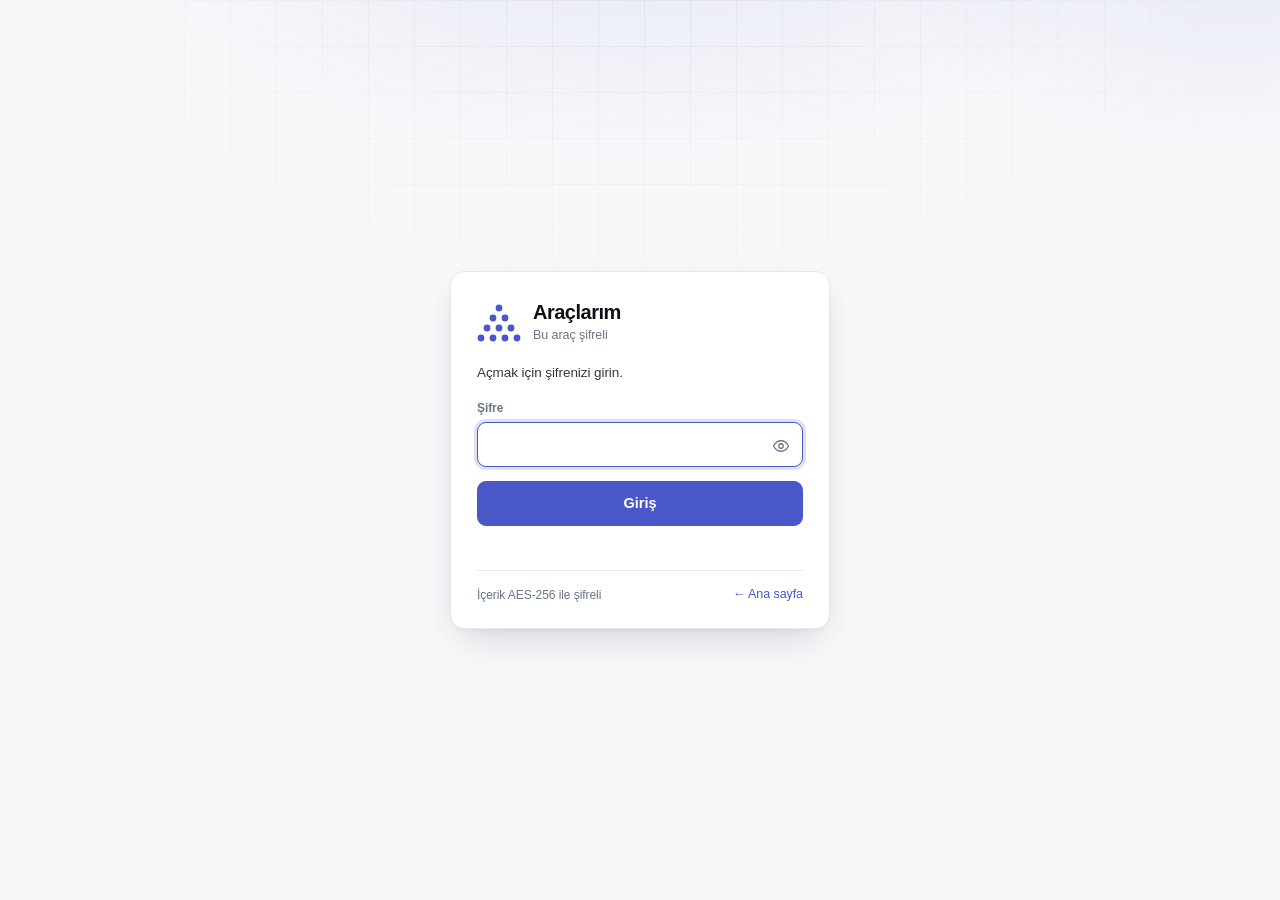
<file: docs/su-kacagi.html>
<!DOCTYPE html>
<html lang="tr"><head>
<meta charset="utf-8">
<meta name="viewport" content="width=device-width, initial-scale=1, viewport-fit=cover">
<meta name="robots" content="noindex">
<title>Araçlarım — Giriş</title>
<link rel="icon" href="data:image/svg+xml,%3Csvg%20xmlns%3D%22http%3A%2F%2Fwww.w3.org%2F2000%2Fsvg%22%20fill%3D%22%234a57c9%22%20viewBox%3D%220%200%2044%2044%22%3E%3Ccircle%20cx%3D%2222%22%20cy%3D%228%22%20r%3D%223.4%22%3E%3C%2Fcircle%3E%3Ccircle%20cx%3D%2216%22%20cy%3D%2218%22%20r%3D%223.4%22%3E%3C%2Fcircle%3E%3Ccircle%20cx%3D%2228%22%20cy%3D%2218%22%20r%3D%223.4%22%3E%3C%2Fcircle%3E%3Ccircle%20cx%3D%2210%22%20cy%3D%2228%22%20r%3D%223.4%22%3E%3C%2Fcircle%3E%3Ccircle%20cx%3D%2222%22%20cy%3D%2228%22%20r%3D%223.4%22%3E%3C%2Fcircle%3E%3Ccircle%20cx%3D%2234%22%20cy%3D%2228%22%20r%3D%223.4%22%3E%3C%2Fcircle%3E%3Ccircle%20cx%3D%224%22%20cy%3D%2238%22%20r%3D%223.4%22%3E%3C%2Fcircle%3E%3Ccircle%20cx%3D%2216%22%20cy%3D%2238%22%20r%3D%223.4%22%3E%3C%2Fcircle%3E%3Ccircle%20cx%3D%2228%22%20cy%3D%2238%22%20r%3D%223.4%22%3E%3C%2Fcircle%3E%3Ccircle%20cx%3D%2240%22%20cy%3D%2238%22%20r%3D%223.4%22%3E%3C%2Fcircle%3E%3C%2Fsvg%3E">
<style>
:root{--bg:#f7f8fa;--panel:#fff;--panel-2:#f4f6f9;--ink:#0d1117;--ink-2:#31383f;--muted:#697585;--line:#e3e7ee;--line-2:#d2d8e2;
 --accent:#4a57c9;--on-accent:#fff;--accent-soft:#eceefb;--bad:#c0362c;--bad-soft:#fdecea;--ok:#12855c;
 --wash:rgba(74,87,201,.10);--gridc:rgba(13,17,23,.045);--shadow:0 2px 4px rgba(16,24,40,.04),0 16px 40px -12px rgba(16,24,40,.18);
 --ease:cubic-bezier(.16,1,.3,1);--font:ui-sans-serif,-apple-system,BlinkMacSystemFont,"Inter","Segoe UI",Roboto,"Helvetica Neue",Arial,sans-serif;
 box-sizing:border-box;padding-top:env(safe-area-inset-top,0px);padding-bottom:env(safe-area-inset-bottom,0px)}
@media (prefers-color-scheme:dark){:root{--bg:#08090b;--panel:#101214;--panel-2:#16181c;--ink:#e8eaed;--ink-2:#c4c9d1;--muted:#858c98;--line:#2a2e35;--line-2:#353a42;
 --accent:#8b93f8;--on-accent:#0a0b0e;--accent-soft:#171a2e;--bad:#ff8d84;--bad-soft:#2a1513;--ok:#4cc38a;
 --wash:rgba(139,147,248,.16);--gridc:rgba(255,255,255,.035);--shadow:0 2px 6px rgba(0,0,0,.45),0 16px 40px -12px rgba(0,0,0,.7)}}
*,*::before,*::after{box-sizing:border-box}
html,body{height:100%;margin:0}
body{background:var(--bg);color:var(--ink);font:14px/1.5 var(--font);-webkit-font-smoothing:antialiased;letter-spacing:-.005em;display:grid;place-items:center;min-height:100%;padding:24px 16px}
body::before,body::after{content:"";position:fixed;inset:0;pointer-events:none}
body::before{z-index:-2;background:radial-gradient(62% 44% at 50% -12%,var(--wash),transparent 68%),radial-gradient(38% 30% at 96% -4%,color-mix(in srgb,var(--accent) 8%,transparent),transparent 70%)}
body::after{z-index:-1;background-image:linear-gradient(var(--gridc) 1px,transparent 1px),linear-gradient(90deg,var(--gridc) 1px,transparent 1px);background-size:46px 46px;
 -webkit-mask-image:radial-gradient(78% 55% at 50% 0%,#000,transparent 76%);mask-image:radial-gradient(78% 55% at 50% 0%,#000,transparent 76%)}
@keyframes panelIn{from{opacity:0;transform:translateY(14px) scale(.99);filter:blur(2px)}to{opacity:1;transform:none;filter:none}}
@keyframes panelOut{to{opacity:0;transform:translateY(-8px) scale(.985);filter:blur(2px)}}
@keyframes glow{0%,100%{opacity:.55}50%{opacity:1}}
@keyframes sweep{0%{background-position:-40% 0}100%{background-position:150% 0}}
@keyframes shake{10%,90%{transform:translateX(-1px)}20%,80%{transform:translateX(2px)}30%,50%,70%{transform:translateX(-4px)}40%,60%{transform:translateX(4px)}}
.kart{width:100%;max-width:380px;background:var(--panel);border:1px solid var(--line);border-radius:14px;box-shadow:var(--shadow);padding:28px 26px 22px;position:relative;overflow:hidden;animation:panelIn .55s var(--ease) both}
.kart::before{content:"";position:absolute;left:0;right:0;top:0;height:2px;background:linear-gradient(90deg,transparent,var(--accent),transparent) no-repeat;background-size:40% 100%;opacity:0}
.kart.yukleniyor::before{opacity:1;animation:sweep 1.1s var(--ease) infinite}
.kart.sars{animation:shake .45s ease both}
.kart.cikis{animation:panelOut .3s var(--ease) both}
.logo{display:flex;align-items:center;gap:12px;margin-bottom:18px}
.logo svg{width:44px;height:44px;flex:none}
.logo svg circle{fill:var(--accent);animation:glow 2.4s ease-in-out infinite}
.logo svg circle:nth-child(2n){animation-delay:.3s}.logo svg circle:nth-child(3n){animation-delay:.6s}
h1{font-size:20px;font-weight:650;letter-spacing:-.025em;margin:0;line-height:1.2}
.alt{color:var(--muted);font-size:12.5px;margin-top:2px}
p.acik{color:var(--ink-2);margin:0 0 16px;font-size:13.5px}
label{display:block;font-size:12px;font-weight:600;color:var(--muted);margin:0 0 5px}
.alan{position:relative;margin-bottom:14px}
input[type=password],input[type=text]{width:100%;font:inherit;font-size:15px;color:var(--ink);background:var(--panel-2);border:1px solid var(--line);border-radius:9px;padding:10px 42px 10px 12px;outline:none;transition:border-color .16s,box-shadow .16s,background .16s}
input:hover{border-color:var(--line-2)}
input:focus{border-color:var(--accent);box-shadow:0 0 0 3px color-mix(in srgb,var(--accent) 18%,transparent);background:var(--panel)}
.goz{position:absolute;right:6px;bottom:6px;width:32px;height:30px;border:0;background:transparent;color:var(--muted);border-radius:7px;cursor:pointer;display:grid;place-items:center}
.goz:hover{background:var(--accent-soft);color:var(--accent)}
.goz svg{width:18px;height:18px}
button.ana{width:100%;font:inherit;font-weight:600;font-size:14.5px;padding:11px 14px;border-radius:9px;border:1px solid var(--accent);background:var(--accent);color:var(--on-accent);cursor:pointer;transition:transform .12s,filter .18s}
button.ana:hover{filter:brightness(1.07);transform:translateY(-1px)}
button.ana:disabled{opacity:.7;cursor:progress;transform:none}
.hata{min-height:20px;margin:10px 0 0;font-size:13px;color:var(--bad)}
.bag{display:flex;justify-content:space-between;align-items:center;margin-top:14px;padding-top:12px;border-top:1px solid var(--line);font-size:12px;color:var(--muted);gap:10px}
.bag a,.bag button{font:inherit;font-size:12.5px;border:0;background:none;color:var(--accent);cursor:pointer;padding:2px 0;text-decoration:none}
.bag a:hover,.bag button:hover{text-decoration:underline}
@media (prefers-reduced-motion:reduce){*{animation:none!important;transition:none!important}}
</style>
</head>
<body>
<main class="kart" id="kart" aria-labelledby="bas">
  <div class="logo">
    <svg viewBox="0 0 44 44" aria-hidden="true"><circle cx="22" cy="8" r="3.4"></circle><circle cx="16" cy="18" r="3.4"></circle><circle cx="28" cy="18" r="3.4"></circle><circle cx="10" cy="28" r="3.4"></circle><circle cx="22" cy="28" r="3.4"></circle><circle cx="34" cy="28" r="3.4"></circle><circle cx="4" cy="38" r="3.4"></circle><circle cx="16" cy="38" r="3.4"></circle><circle cx="28" cy="38" r="3.4"></circle><circle cx="40" cy="38" r="3.4"></circle></svg>
    <div><h1 id="bas">Araçlarım</h1><div class="alt">Bu araç şifreli</div></div>
  </div>
  <form id="giris" autocomplete="off">
    <p class="acik">Açmak için şifrenizi girin.</p>
    <div class="alan"><label for="sifre">Şifre</label><input id="sifre" type="password" autocomplete="current-password" required autofocus>
      <button type="button" class="goz" data-hedef="sifre" aria-label="Şifreyi göster"><svg viewBox="0 0 24 24" fill="none" stroke="currentColor" stroke-width="1.7" stroke-linecap="round" stroke-linejoin="round"><path d="M2 12s3.6-7 10-7 10 7 10 7-3.6 7-10 7S2 12 2 12z"></path><circle cx="12" cy="12" r="3"></circle></svg></button></div>
    <button class="ana" id="gir" type="submit">Giriş</button>
    <div class="hata" id="hata" role="alert" aria-live="polite"></div>
  </form>
  <div class="bag"><span>İçerik AES-256 ile şifreli</span><a href="index.html">← Ana sayfa</a></div>
</main>
<script id="hm-data" type="application/octet-stream" data-salt="FgRfd0Bhyej9tiRkMu4mMg==" data-iv="5Mkq7yUmuSnYkGqz" data-iter="600000">
xIuICWbrin6C0RiRZ8c4TKsSPs3xbewGDROSEhKxft8ZEvDJWR0eI7frRCcZmtG6yW0MhqViPqGqwDN+gxpl2uFHxwKHJfKlSyeP+1XHICcTXAFsMJXewZD9
Xx4/sra3usNh1OOmXjh0vRdCOnCSNlibG9i8xoKPYuRaJYBOF/GlCgV1xX5ocabzUEnv6a3gqe2WU5SwksWhNp0CkYK4IWW2AfEbSxx5vBAgwKvqW6uhwr/m
dF42N1j7kvRYPkqpjDBwCkGqngBLXOYzn5nYBVqIqVi35nsrKhxGcTqzBW2tP5zqm5dX5c1TjfTx60wPqjmy6rdR2AFf8NSSJIG2ow/AWL+qskh4qViwwgLq
7hqIj2a8Jsm9nwnncXuKbFLaFII8eyPH8rcUFF/rMewYpuhOLDCo/0IETbaClgjR7jBNwpPIOJQOmUB7mwRON97XfkkEja5QIgwlvXYg6FeAkq84LgIjIePf
F1b9o/6cVVgS9AXRzgQ0olxNpPNTdG5qyrX2Lt/4EOczgoIm7HAh+qzkUvnFayZy1FOBNli2bL8ElZg5FopkuPv+ybxOrArzLdCNiP3+OsmieE0/4EeUbHjd
w7dBKtN0mDxREMyCudyX/0INVK9U5A104E0xq4CGi0alecvr7VGEvTXyPxXqotr0Qvx07dRDIX9L050/Pxs/6hx2sHVsJIZCPOgYpYhaL04s5P2y1oYhYayk
PHPtTfklh013Qde+aQDCFU8c3kVtg2CiIMQfBooGlvjZDMTLCGb3d2WOQSIUlUW7QlRiy1x6VOh9S+lOnl+uqbyiAPcq9mBOfqA9rwIw6vP0093GwtMSL3b3
hhRbxcjR6zi7tqnjwyCGFs/cDO9RiKmrSB4p+D2pR0bMCvR8QHRCq9vp1B+QMG0MgYyVHIhj+jEmxYtz04zF2BcNHEf2/97vJlfVdum8Q1KEVfG6leFrtwN/
vIqI+tyfUqD9Zxw/MzXsOWiOHiwQrzGCbQallHRLIvOtaVI6iCwHHAS/XMJrRcF8o1TZ/RuSkL3ogUJdpaYNh/ZJ6AIGsxRqweaCsIc4Z5zeoBIbmKxAqSXC
NJerRrW2PEAusTw+uhyUqdq2zbKmgXdKJFvzcO0hyWFRMAWahmQ3KFjIZ09eze/BHeiunw4C/72TIzgVmnSPeS0uTJ28o80X+VNoG9klBAA/E0T1F7lnp3Dp
AyGZsV8kU5sJrDNjmqXad1Z7q64AkXSRdI3HIvleI1Py2+/ml+tEQUUjJpSX54uX3PgeRjYLDLNC9+6mBsmEAEW4Xi1Ne3f+LnXHujGUn0sFUMRQrQ1RcAyJ
Ej9orEcI4Ub4asniyiqG9PNTd1hG5Jgn6MowrpXoxp9xn1lnJsRIR5RR9AFigfVa+MfP2mLTEembVYkoHLSXyTheGQRIgiJySOgoJ6V9ACXVPC5sBX5KEPIw
ydBUhdWDZOoS65qtIiGwRcsYTonv27qKokynQRsOZMG+dUOHFcATOjqiY+Amjf+ltQIhwF+bGFm18bfO7ZD5WygABv++MVir87z6RFpiAfu+mwPt33a6jmhb
BCgafbiVTygfvUvr5Sqt7GAv1r4qZZURDpzFSZPNWf8Q3dAd9R6V1QqQihOM1kbtaTrQgFmt+BI32rmJd55iXl/HGQBRnnXh+V/k+SpbJI/npp5yGFWmNJ+s
nRLVpqrTX9x4XIDFQJFYuJyUFuAxlDLdzxDPR+/5NBPhArDDgA33o24ICINzHMO9UD27plXIGoEmx5dT6e67NraBHg4iYZV18TMrEqd27uZ6ASJr3lzCNFhE
TG27F6FF51oHlW31BeSSO9qvRnj/RtFU9jZQTpkab+OU9nIWnwpG8o3w1u3Qat2oFTsmoliOdX2dPfCzt7rsf7V7N09hgkSBqgVKJykQF+Lez8/W0TsvPerQ
/GE18KQONZlDRg8IBySamlYb5MvNbW+fyrBC1iZmpLTh9zTLrhonOPyHE9en1NGQ0dXV67Wf3MqVy3kOEFfFVHTbtLoJ0iWp2c2jiULjO9LK9W2Sw/NfUZqA
GwKg9z6O49QT3NeZHY8vfd6OH/C/Xh9ay9ePcYcZgR6ixL9LkeWc4Jf2omVxKF/wphZTm5GXARqZ7rY5kqd2PA947mdsdlqnR4B48SFxxA6yg1fqYMfLzp31
H9CGIbnJAgtVB3N/GbyMmHclmlfAXZCpi0hf+9/0zBcQbFTT6YSEIk+vJaMq6KU3B+ypZcSwtS26XJInLkcLxnBT7BdBy/LCJZ3lkJUmylJNdD+nxDfITUH2
qVuHNKbnFkc15S/ka/0+z457CFggi8typftv4ApBHSU5IGl11hEMIAxjL7nexRiNcuvPIwqM/qT6+IxRXsDbfovH+zJHX41xEpJjj+K7gq4JwkX6t/7G/kKU
5YoueJJF3GDZOSJBr/fnhLACJrdN2ZpebWBlRJfelgu7Es9WnmU9M9gqRDBTa3HojCeFelqekAauHXkbJN5pPRcJKlv/hPlIS0F149bTRISoTOJD5AnNhgm8
hKv+cS4DQq26mqlaGofzcLUM87wGlxvj0juG5tG3VArkD5c0+rg2+G4IV4L/ZMeBDUexBIqDac185MCHG5caJNFjHSY0YvnWIXRVcCaT8SFsBGLbJXHa3wxl
XTHpe0HTA4yo/nzT4CZHo0iOO3S7F/26tR6Sjj8g3NUHi1GEdcKQMWS3nylmTyO8GYDkW++QeyhHUbULFiKv+PzgzqG8iPTJ0kJMsmuJVsarjnE2SxBQxY0z
i2zGvUjVW7oR5ybcCc76HnxZhfwAndm/lPQ4/9Eh0J3+N4ww8crmYljvSL6Lw15jQn+/lrxjyEFf1WO6CD5Un6cknpXw1OvxApzG5UXC3f2vJsISBnxCRYWD
97uxic6c1cwOlEMHoFf6EcqAZnJx4zc3scE19SKTD6BYiYpFNcQB/R/jdsUa+9Qjsse8o4wWQ7KOy+z4++Ne8gPydlsihLEdICneiDRX6xEOgzfgGXOZ97ws
RxQA3BM0ktLMeZeDS416Gacmv73aU0ZUHWuadu2MU+azOexd4NpwZQWrWd2ehxPqDKbu2NFce88Eub3lRO4Thinn12Uy2ahafPybRmT30YoCKLOaIsj7d+ND
QsNLRs005PzLCTyhwCx99404AXXV0VAecXezbjkF58Dt3A9qdyJiqAGbGQvyvAzhX2I4RIwgErYv8LGLyIClpQH0S+hD1lxFpP5/ylSqAvujg1fTf5mmOzpB
FIgD35pQspxwXNNugbQmM10xF5NnT8CzVNYWP27HGqigjlfSBc5U9LMQGbJFW58ICh2wxxQDID/wGHRP4oBRBDr4KgIYfMWHrdx768V5PYU4nCE55F3oAZid
ZQS1jObBGGozMJLicwN8fdTMuhCw6Uw5ZP1lPNCtlfWPKF7UHMyLewLTUeD62vC7gcZ4dyxzAG/rHCGR7OXKF8RgzPR6rjH8Q5JpsT6YM5E103t90wCZK7yP
3ncFNc2VVB6FUmKYYHXMsE3UpBP+db7DbxgpZi09HRVp2m8fOoVBUzq0/gJcswV2BCSAzgMbl/UbgsEeF8uBCY10wGSplMZ0jHUzeXKfSEZZf/1fCF3aZixV
lMKLK7ekp/LKwuofoiiSTKlndGb1OSECUpyL+1zGTx/aQDGYTujbBY9V860UIJaj0BCDaGHJTKjCzSiG3/q9knVaXdWfJ0B6aDwHB8j+/ycLLNrhviz9bWUc
eDqgVMZINMuZjOqfJDF4gT4RuzLnONIwEqTjzhYrMDV69B3lIXt/H8k1DYpdqv4eV2+YL7WDwax7jPCcAoW+1PG3Y8phzlzsxEh7MKTPMoDSwHfn97IR2Y9Y
dHwejLNVJT3TfZB0tyn1LuIAhUT5KcyZwf6uUgW+GAPrwf7D4B2erY9FmK+NfaTx5MgbKppp+5OM1P3zxtfjPhBkbIad4kJ0FFCGyN3hF/RR10KJn3BYYhuC
UfN9ayWX613XI9OFBpBTVRHdIR7rJ7+U4u2sdCs1SN8Infx4/wTbyItb7aTI8suVqiH7H30xiyWgs5u/Al9EN/2FBcP/m/+6xjXCesyK9Ie+D0P92W1jPJon
xFeelsf85JxnBL/jh1huNzU8AOzrtLURTTfd1EpY1wxlCNm7K+7dYBU5wlNQmX7PkCVk6b9hy5MwAtQvjXwU1muyGTB4ux6FxZHRUFAvJTkegJQDsHxeEyWP
pf5XpPs9PMAD1+IXwMRVm/WYjkrOgLLvJUEL8vWKE85kQxOujGo6PuOjCxe0GEk3JMzAslxR0ZRJEKYP/169I1k99Ulsma+NNIVgHXlZxQr/bJ/hxUcReAD2
khnavDQ2XdZFpSWbL+ht2a6m41Sa25hpbWIHI2gRZscnqSn2mL1LQ5+ToIwJ44cEzZFqBW4vvG7mehJv3pW1APNZTOrlkDjahbvzS07sfxCojHbqSR9LuLfT
MHq9h+EhEtfPYz4TWYKg7Nw8MvWIyMQuw6XT7TRJWkP+XI5c3abvN9JFAG14i+FIAVYeuNp8Zic8ERind7RoKtiN7l9Ye0tFYm39i4u2d9aT+Kg08NU15S7l
GnnApviAAfuchQMUBN7THr/UatNAeI567ohS4KJdQqldd0PrPbecea7NLt/18DWiLEPpVLMpEwAYOwfGezg7WliwMDdGGpfSV7wH3zdzucZJWnCJS4xksKFj
sfVMkKY8EYrOtDh0Mkh1VqgAJikZvXqTgE0QnvvXnRziLCTkVQEhUV+MsQLqcNMQGk/5+zyX1FNrIpvYLWOjDnu5Kft0Dk6EgDvdYlBeC0ZmKxupNsbbugUz
fqz6kAj2qUvvG1Sse4Q/REmDzEAXcZIQCWvM/e/pJYxkRMAUIsgZvUG6bhUpoM/R+2EAERolDpVq3GbJq2Ouy6ViV2Z/uxD9QWQ1ldUatPxERn7e/FWuVumb
PtQuJNf5tNfWA3LvU5TGp/GBpr5O43sAh0ipzsIjul7OWX3osDmgoQ+Ud+8vUm/YitkvUIejF7o7XcxBcLMiacxDcXMj1ooLk4A88cOrWMxGhocbfdtKzweu
C/InIYHE9/4PoZuIcz4etFO7vmDRQVRGmw5jcwF8QZyXyeous6sz846AoGYixkEBdrQ/nLWTfikhz1CrhF+crgczAnBb0gAsDzLZPCRPo0Igppj3apYPbwyn
BYLUNuDrFYFsj2yiVLAoaFLYgpswid38g44zCDYr44Wn4Ecg07qhTf0UYXkT/QKmXxKq1pzOVR0VH8Q+2e8SsWYCvRKSdoRS+4AgN660CxsJjPSdEiWtQL2B
rycC1vWfLlI8RMvHGClVnRAMgKbBwKjQU9Skx27OAaSZ8N0CYUCv1J7pp4OMS6qUpUkTP1JfQEPeDjppGWHMvYRsXEY3QHsGwiyIc6+e5mvA2tcmvgLRU8WY
ON+USUlO4cf7ajXStoo6HWWs7Y/BlrYJJNgIfCY3ToEcBv7kbJqJ8V+0HHqHCDRFmISmGfvAuez+tZtSYwnZ9ICVeWa6cDdlNWVfACBX3hOEmjPAK53SG4RH
CSki7EDkHcRt7rJGi9S6MghMfZbOL2pabJnlIwS1Fedex67MXFAPhwY87AFoUK831WYHSdCQsbljnCtnRenX12YiTda0wgvfnDT3e0MUXP5zT7lFH/23uQ0P
JDJD8S00fkwF7gh8MKOpyyTC5cfDoB6j+RNZprqQr3OY9WArIHe4pvmtD5wZVIKEs4gJ12r0VwQu5ItmhMBB0825v8gWJjFwYHKjq+mqjUZu0OcQegbQrW/L
z0HqJ2n5tXbVbn2QELaAyU4w7ggafLPeTlvx/MpAPuYDXyhNdWIljb3L//2aFX1M2WjDI165PA+FA/te0+uKJk8go8pnBpU38GVdjdMnVdh2DH1Mw96hlAd7
Ve3DFIO1h9NR+SgVdurxeboqFBqLXoTkyOtECTLoKc8GVFIXV4Qg49AfmGVuJk3Q4GTKbmKYPfjb9OFNVncTBaMsGoSmF5b3ZNCI3pj7swho+Z5vmD8UswAe
heVf79P2CM7bC1ZYyD2y2s1H2HtmiwjALZwF2iAUnF5/BhY3GMOumu2WbsD2bsdMt4fSaIcnRB435hjlfKz5KVXrs0xTTDscSplbos6FeIqcU+bRxur60pQR
voRItuIKXLdurouPrtrDFm8n3UYstMf+svQsrDu90kBIvVWwdVsR8axznik63OfvgPGRHAfazR5XL8jDPAIeSCofzDhEuxRnxcs9bB3iX3a8AAtbPVixVaaJ
CB8aDlqSUL+qCQF8BvyzQnQ/hvasn4rXu4riK8gCuj6M7UHF7cm/uYthQ40aJjbJrJpmrQneZPLYIpGYOHw2vWk3GeriqTSi3XqhUqD2rtixu+8fPrD5RsXI
LPQ+j1NcPHm1J5BeY8eDBhQ1xhzEwyebdRHWKkp2hFen4tiDdY3dIuy4luMfw7Wbb1ctDazimFO2wsRMiAYTJ0bOSa2tgPQXNZmzy+Yj8lSsk0dgEb71bapP
cL61mcSW8epJeZ4ZR6PLQfzIi9HFWHykSDTE3OleR9GXRdonN7JL/0DC8SpDey23gookSMJf937o4Ht7WBZMRViRwUlCZn0bu8kkLx4F8U+hnzZHelg6gleX
dI01z3AdnXbqagIjYvOid6QWCHmMPY67h7Rd38WgsDTIpTQipvBlBptiBg3iQuwG+Usk4w70h0/m3U6yNAEa/zMRoEOMgWJ+dlxbV1U/Fg2zclwzY9fDC/41
TXMM2J4ictNcQKsSXWBtpJ56t0B3nmD3DBuclmKv8Z6ClRB6i4wQ3uJGtLZYMY2MXrM1+cTfltb7StNY+w7bLhTwUENec6lXKrOzpi7XeM9v6e4fG8kpEaP9
DQj2SH3z6Bs7GYZ2sg04kLH3ACRm1XxYrIwZlJmLuGRLtNtm4vtJSPpo5OpmdsQsbYg/aInR1J5iUSQjRkxQ34BbKAesS46/g1hWLkFfk8U0NfVeQ86/xfsZ
kkqQryRTkF5w+6v1p3AlB8tcbNd2SHXZYOzNOBo2mrduS5HdAqFiikTda2FOppTJjRX+yd7A2yQGWZcnDiXkNZ0CZl2QTzvYWrZ58B8LnyhP5UDYde3djPB/
ar1eGOx5HBLAopi2FMnHlH7o+H3DmSUU+dNM0+7+fGkPIwBD03Q/YyB1on6Lp0tGG/B1CgAaNadHliyIUqaGm+d3yyJvMOv8IIgfPftHbL60knx3Grqqnk3a
pasdXTWMGpfAxXuVDS6vrGcoVQmKPqi1xNLZ02uzDDbDGWOy4SgbPtzlc1ARVPlywOP0+E0I3VbTV8woeYMw/b/HE+iYsMmpjJwbnVXuAcymaFaPjl6J0n+N
4fFwaTvJB4feJfy1DaaZddYNNDuZN633JxHJEfw95G2QwhioDOzzYPzLp/Lzcg4iyW8fejgYd/NsiYA0dOWvdEmf7K6AzbVFH0X/25MpM4j2p+1rIadrBnjA
he0zuyHnyuPyQi/SbGVtHd7zWuRlb1d1Xsl2BGlJDvmIbLTteGKcrymWwH7t8rBhnj+CueuP0zo2lHYFvxljkkat46O7xvyY2sbNBJe2JitXnl1HwkBgWaGt
h95/c/+9lpr152s9FeclmVcf5b34m/F3bilRK95Mwp0+7UNj7nwATHm0OOTMDc43Lf8Mbw7p1mOkb+yqIV2V+Ufh6uMS5St4rwtxmBedhjfZ8+FM7E0NcACC
JblbGeIzHWctDYwStql0gVeXHEiDlPk/VcCnFN2ymQjVFW8ypkObRPCgGwwNISn2Q22WQf1sKA4iarIDbV8OVwetTKoqiVblEVu5QjZdgAhx4wmml2oYyztt
Qxy1JNkyc9JNndXRvJ9liTPh3YNrmlJVPXCSIB2e0jAOOlGpD1Plp1BF/xa/hyT7qUIg/5gxN4PhphiEraqwAFH3I80dwmYs7I0zD0usecYft6Ctr8AHZOSo
ZIfPEMjihAPIE9QkPCRsncNChFxsLJ7BxXDs2tagGR3dadngAiQmh/pq49UlI0Ym5yI5IZv0Kqlcvskk/OTzauBRu/GwlTMIldWXYz6diZL3u5r9zxBK9c7S
A1E7nq6ofRv2VoVO9dHl1aOUZ/Mx7oom78+A9s0lq+CZJlBoizNSMb7daz7Y3bHl8dUmSE5Y1Yl+DSTJVgHOmQh/emZ6BNKNMlOfem+qGThA6y1/1C+kjojv
O+90KuCtzBNaaFHbclyakPGgzp8zRkefO7Ij/J34Gpe5ga5dg4COKJKpSpsopV0OZ6YldpTRjZvEukLXvGX9nMW2nHEb/Ricog2ci6FfybI6j0yIp5UVveuD
SwRlO8S0gJTg1O2HjfO8hFlWHEL3c3ps3V7MHY78lhV4Gdpbu73rpTrh8ZF4oyLHJBpyi3c+IM3JlBqKb10BR419Engv4/9Pq+B7Whccep9wyyZKXW2FtpEn
9zL8glsq2ONUNfdBpi7sDBXDZDNhg/ch+Q2LroPbcbfkErzwENtdf5RaLflrPvvRwP6g5sAzYoRfUCMI9aAzROL8nQWqh5FpY+rzbJJDb/9/psJEiq4Zt8iO
bokZNKycHbHrMEJFxUBLv3abDr29ZmGK2mF91rhfHWG5PdYeJItxLCVSn5jGwR64OrfcAcg4qx8SJ8hcHjEf8YInaPQaKQvhOXFFGDfwPhl68Lw6oCiqE7rt
+B4ur9JTOopzw1ixJyfrradHh/N2HSxEq0mPaqcRW+YYe8Pcx0solDaoJEnP5/rHMfmCEb+0Wo6MrSeUhPOVKUP7WL25wb7hjn3I0UyEyaFEhApRs18M8d19
baJHWEiqn2JDE9XbVuYrhkzycPzyyoKp/6Kx2skLwiU2J/0PV7RzuVFJkgFoZLfvVNxCPHKgs3+QFxJEjU0t5uLZxyQQ+NXLkVg4e82EHHSrLqAzJ2lgqrNT
L2oFGd82vZa+Q2RAPw1NPTvmoX5Px0KIV/QzcMxVpErd/114BfjZHrAc03wDY84MXDNjEQ1/t3aWefFoPBkspZF1FyuObWomujZQ5f32I8tqc2NL5gMB9bh5
C86jA4R7fsbXWE3+sviXHJYPrIKmVdJwikg/blASU664EK81ziOGCXrthIXyt1Dco/EIUktI2OfKl8nDEAWcQ5avCyom4inSJQMRYprJkxDENKu5lWaHikNf
hUbf9P7Wa1k71rTOd1S9spqZw3QwCjN5L+K3JWUEeNGJX9CeMdax5M+HJ3QiN4QSedF0sdCg7Oin/m+/l7S7X0hL9kpgvOXGuQJoMCwZP36QOaLuLrv9VbrF
el0+C0MvWx84OV9/HTiAgPbTgTqRPa/GL7srXlGagB6hHvEdjBsumwvvs1ZGpqtvyf1aTDY/aHliQw4mtBkn/qAatWw9g0nryc44clio7Io7AlVBM8T/Nv6F
wfjwCXXkO1mYFLE5Js6akn5eFPfuD3yfdrAap8V7X9EBmvT1zVnJLk/88CQp9039NPAdjjTYujnIQDaRlYVe26ubk0PCqt8uBqZbVuUbZl8Bk+TxcVc0BOj/
nOV3j9tJfPyDaOostmqIpdNFm2QhC4LxOhFPyCOUqTvsbJ1kgA9fnjIlG9twY71ckyBmfIMtBlvZlYcr543N5uc6bjBFT8uoi32wAKXIUfoQ/fAa1GhiD4ha
9ty5fcezu+AtR6iNgZu05jKXVJ5GYYlwKO5r3/ghztNQ0/WBkRX/PCVxupqz8WDh4NnM0x/BGV6FZz5MZDZ5dGGYsPHelk7hXrhtG0mJJWkAjWBdysnhoqcU
dE2qG9IzZTydsjMu81Q91cu3ji5iYXBxeDKRQSPcFYEqj6o7ACS+7EWyoMOrR+LbOEvnxy7sgxRjAgoeeFQnUjE/dVVMPpWv5xsoD8ixGGofdGMve+iJ4BUI
CbxrR9EGD/uCitmXTSFLRcljl/rn1qiqc48V+KK+Br+RFqCmDea3fHupTo2ONvPp1fPhV5RPOoC9AQq3SJNcQjklMIsly4sG80wQbgPOJbLHrqe66IEMKmQX
iuMQm/GFYL3s0K+2dIPoeMOMYrnrPf7AWkpoeHFCwtuundJDzhMKt2MlnSNqPPeo3mHBWtXehIQpePOWExAGbrpiSRSqhNZ/tpSz4G/J9km96u+GawJuIoLu
TPNib+Aq3DE5uEiMa6T60i/7JTVIF/ASWavQVunbqnWCquupWoWU84hyAU4IJmgnNWlBliGMzgeQ0jEPONrXpQixAwZXZ8uJMTik41kehGL1dlwj9lxNp9Nb
5vfRzOJMlrHRfGbEo6jEADMC3JQMJMtrIWqv3HexkjqZvjSlPoGPDxvdk6ZHQDnxC8ZidYwzi6jGqE2jH4TvXqzEkOgqAiecrWMdMye/OxgWC0MAYqrhHDLE
NYfbXx2wi30QF7/ae4zLTmgVjcUDRT4az3WzvQgQkMIQtQSWRFU2SEHIRSfF6TCe2oSLWu1AJ/bDeRDzcjX4Luus4K0qB8U5pmsKTDIKj3K/bIdXAuPC0rss
JutZl/ocfUQw9115TcJfGftM9xrtN8HNJwF+GiAXbqlMrOd/YEfhYdHWalsoLJP2e9yQKZl0emZMFHgyI1MEVbJs9XffPxOu8XYKk7byaC8a+ZPEPNb6j3Ur
jBsr5spxG9tJzmZIATfIjyZKyz4iFmzfcCp5uFRQbNh38gYUDH43Rw6sC8QKcGNHuTMICMLBgZPhpXzQ7dj2vvcti8cuggWQJ3G6o3Ofb9gS9fI6dtGHOr4b
pAxJGUHJ9ztKmdafocJqB6WyF3aMmNcH5N+OCKfrROcqEMU701y5icJh4qgj+FZWT1TrBMyN8nehLmKCJ/pYD8yWsEpzw2Mfj4vec/oNZrH9FmLjXmb4Wg/R
8VfdSidvXGlwTS7FgIDlOxCQgQbfr7WigSD3N2LR74TY6qeN4fysDSj7ZpmI2asgTz6zVMo9mUS893Vrhor0DkHThofZOfPEFr4gwqh7JfEaeCt6RYaLIqjS
1ubSa+vhCX2k1tZDso0NNpA7TCh1/cc3kOm4uj8CozHzoAyavGGo5HY2UUjuXiShlZ31RkeRb7foO7aH1LLo8iS+fkJcNKqV33rdXDfH1dqybVOkxswKq+nX
CYCToR5KjM9v4q+oeyxDVJv3FKMwmYHd9Z2M3eqAI/aGocZX+xF5Rh6jPA8n+f3at0MGDbWrE8J88aRw9MsIITUWRYwj9/livoF3SvpBGLcfmodFFk0SofJd
Pd/4f16QOshlrEY9h5Y3fbIFeOrNRs1h+DWQQFsEG/ojRaV3txKMcpMQzYyN+m2cLdHtHli2qy4gGZJNN0QUB4yiW1yVt3pgQtueQutdpgl8n45qYsGFvEqF
U7NsDFq42u0OjHtW3gJR9NHLE7YSqiUupGJgkAoyezKHn7lE/zGgNvwDcEbUBXBZXI7LUHi29VK2MQvB3vhZRFDtW8VNytHVW/ox5rHZtpviq1ezDMY7PwNZ
UZ/nYP4dVBKATMnFOgioBSsWmN0I7Q/j2pJnftvEnXD/J81UXEyd11UVywqb2e1Yg1HFJTCW0hVFg6gRJazlck+sO+4UHYwLfiVwTx9aeGY4LupsSVjcG6Bc
ioAcRQURN5mCtQktUaceQdRXV0Kb3lsE6jZqDxjzW9Ri+qo0Z24aLSomNGDrkHvGnupWd/E5CTTQeiFH4/gnosKZzx15Pcc40ZCa2bra4bhauYRhb5UnkB3K
t0hBnSxANLkGTzaU7yVfDQbv4DrvYlE30DlXxE8Z7gL0Fxm+XuLN8FbdINqf3xYc1/r9W4xsCeDtYaTi3LpzioLQRKFuUvDgMqa1sBvWTv1wSVPjDH8Ei6a6
z16LZu56wfz55q/e9Y1H48JyyVAUBBdFf7aZuYa2GVrQW6kOpBwnv/PwxoxkrCsfuLwj6eUKt/6VpozV/uNqZ9p4esQ3p4FACaL6xROlDbbrq1BvH2Hw4Pws
DHIK797bwM0X6pa7qxBZod/oJ4Ew8hkFTma6zwa0B3ieCRZ0134hcnGh+jQFIfq9bLwatUIcSYd9s3IWZQI5qT3d4myad40grfTUUtZkHG2u8HErCYZJphYN
2vBtQwCfYKT/AhswXsmlZYxHd4q0Fc4yb04LhrdEL6kM36LcKRjmq65HwlO52dImA+URUsB4ozrHvBTpyBffvxbnkltdLOFFi/6rwtTP8c/1IgzWpRoAeKdt
tvv2KocP+QKvT8PCJ/nQB2qZ7NSe/qGEKZTk1Lha4DHH0+2oeG8xoTz+9qs79ogL+TaLzLGFyhHZbRMaVnBbOrNLjtkis0gJ3XmQ3T9IdsHKy9qYQAfJJT1T
zLmOYVJy4bmZPcHKmPCh+i8OFHjvZoIbuf7ta6zv6uhYHr+e/OWcA7pYUaMWngv3c8y+Ynuo59xi9UatOxVcLYyWMgJNp0itfXxM0jl6BL8cEsDYvnnEHcPs
vy2kYox7QrS4ZPnnRQAFs8/Yg+DQ9Dc2BOswrD5T9aVyasr2F/45jHZwBxcApUem0a7YT/ld516y9JYOc4RdErfAx17COrBdlzyg8UPuDBOTIYxJ9WZXx64x
rXe0hxm1mgmIxNgQF0uxgrELI5uTKU1YbZAPyXGjrNQ0A6qKOUibBI+z8zMXR6LZYPM3N1pxtEt21H//scWKoOjxXimJ7CQ5OkK+hRscn/d8j4teg7rHAS6N
QmZwqm2LBl/Llcj8b3FB5kYCUgo5CagcZcNb4M6HV1EGy1NEH6hQGlEOqZjzSu2HhU96+J7Xm4j7CJIYPW1TO+E4cJq5+xl9sp1GGzF069pS8xCiaxLIIBql
xbl1M0Mpj141Wc29BlLLzUQ9Xjia6x/60NOd9r/dIh/CLXPfAniAKlL9AzR/P6GL3eD47jdlh8MFMAxn++LUp2xrGcGk+asMWN6Ti7hwc7AxYY+YHsJmoIHP
OEAnol9P2Uwu2qWf3jlX9inLytAyfK0CUVeo7uZymdatlNEjgPLyWYSeDkepy9QO4pbQ4OjIdyn6QbZJZ9c3dhrt7yGRWQQxDCL5UCqJkA3z8oyA7Ulvp6gW
1LGkVsUHzVMsgW6rB4Phrm+jON9CR8psP4vqp3v13fX2xGn40Mv2ZVwfzn0otHyxr6RUrsTbGMk4Jsq8jnnHMLrI2Y2Ivm2QQVTLILiZxHxfXS2sbwhQOtOY
9P14LG7w3fxAJykIlfRfaxahRL7PAcvPeTAXlo9N2qgaIpTFeSggPJ1oFM/seHZpeCOsY5URVmPaPkuLurwD92PNbkWerlT2FB0xUizaBs1N+sj8Ihm4G92X
NsXIEk9H9loZxmbl4eFKq1qQJ8/dWl2KEFUHE5zBuas82De7PH4Zgx7f79KOEIyU1Zyfj/AG5iAoxc+eZxCH7D8TeM4osbugRcYPFOxCUGOJN9clkc1wVXst
24As/ai4KLMSxYWcgBGqih7YvlvDdKqR1dA5kH7zpsczOhHOHbGV4Xj9f0mcnO3z/9Vg5yeBf0wnD4RaVptVpflAZXGQZVK6lj65V5gWO/jdhIQccvTGatuF
tOFu28jY0Ot8Ve7QksaRatBfCBhbjnqgNJpEV4ies90sByawOvnaEqICdQx2F8fAn1KN8AsMZp7w1qbNHtGhxYgG7S7K+fOc3ODqNnm194Lgachr9zOAIgmO
kLvLI3UtkCJ52kSjTLPMPw1OEbC1mJZHeKZ7PWFdadL2qViYXMMIC8OTUJGOMIDHg4SrVK79pPwyVQuaM3Y4dgzkXGyG7ZEjQz9mX1v4pgWDBXI4attnPqEr
L9B48NWmZvatsdFh8BR7ak3uBkde8tL2poPE8XoIUDsR/wARclJXLa2bFr1z4g+agJn6IwLPV6xas2Su4y8AmY/rB0HwNgPXzxLmzMLCNBzxszaS1lsGbClF
fqcIBuPXlorbGpW1mmNWEq6LA77cte5Pd14wUPDrHVNs4npfbeAX4R/iOZ0QKHNvUl4k+T2AGQLIm9zxQo3x4D6FZNpvZg6gNDuxgdQSkJYGLxFxqYmjU2aB
ZfRxjv39P9r7teiXELN+N+QRHS4swssB6/jYggejtmt2Jv5CtQvgqlmBA3K4cN/dFbGGfY3qf7UBpANxYgOL9NolfMjwOx3544csp4px+hkl1jaW+wCj/s0C
7Jdq1ZUj0nQX8x/FuMs4CHHopfEJQD5hi+XgdmjLU/W/AUh00dEsTkCFZXfbNXDxWWC3fvO7MsAfCXyVsKJD2y46qS1ccbJRoCbxA82Fwmo/W2AGWhqw97ik
fm/APSFRlZ4UghBB3I2KTnjze+XpHJuAnD28IaKMo8ioD6k0tqleVhgON/FA9kjKI5LZvKX3ng9mYEVO8ZkKnVBvOVU82miG2jsrRDKLuX1mbXCJMTHg8TxH
Xiq1vxfzcyo+4+oAwGN6BF7Iz98Xa9Cr59ilvhrkcr/S8i3xrZj6WkUrPshKCLv2ePHixCPv0bvBw1BE4X9EWA2FUcJZEIX5tznQUnNaSzcTnWLHG0EEtKRk
iAXOYqS/2KoT/Fbc90egV+AYMJUp116OQw6UH8A1f8Go+EgYv1unaQ62RdpGIt1DMLU9RDd1sHpEbYOOytVuaL0WzUUaYjGnyu2XSJKK0hGlElJqk5K6qQOT
ECkawxEk9DzICYcpz5iWVifVcb2TjFxh2Bin46qlWNsGLrznj4YiNwe3Gcbea/Z1uDozxGUYQLBP8imSG2gZ91oby+zjynj/0tpw4mi+z+Pr+c21KwMURn7D
VvOf/aQguY8v2uzxvDWNjpF8XEwpDb6pf9TaKKSRiQpSldx400jZ6i9RPytaTcV5XPEYg/tHtLKkPBd09LqqiK2CDUuLKZ/ELzWsexcKXtj5NncYt6HcZlxf
Hn29Wbzff+LQVzrVyx/no9Cu1ahdV7frsoFFMwfvwoFMHBZDiKN9jLwNLItyR5fnTuNQPk7ZkI75PUj8HPpJEKLR03MUpfJSW6qWAJkgDSpGyRFgq2FvMIf2
WMkyfIcN27r0kPNWrhfbAcWZbuKLt8gCB2Z0wTXYVe0A2/ZQwHh2z835EoGGslmBYR0myoNbI1TJk/ZTwH70ds0znK5m686B5i2i6qrGXm+m2X9uPP2W2Cef
6p6+5r5sb6oD4P+tyMsyb3RxSRt5uY6D3WWTxI+vYFqakhOJxOBFvBecR9SB9drni4ixixma/Vw7FT1VAXtr+C4gXrcm4a4mcq0qbD6Brpd3FKnJKEX6zsEK
hoiHYGj5WT3KG0vkP9wLFOcIsEuKKRGdKFNX7u2sqtKq4M14eeCOR+zW3BZaYuyGFtZLJ+UDrzwoPk0UNEGDSu7tb0lc8lKgHmIEEPRfF1qdBbpoY9TQKy5T
8aDBa3YaVPMfONbwZArlSvvPjktkNqE9a+qyOXAQOQElT1TeBSIrKITq/OtbatpTHH37488zdkSV+F5+mC1aFffxRXKfOAZdxbNKlXkqdRGegQf+oHiNDxaT
IZRL8FVJx1mrsFi7cy/E7dRSwzr+IWbVfw8SsIhZ+8zpKZcTHWSum+nNGbdxoEnWU9GYec7pojPVqIJqATc4v8c4n5PLAP4eyfkUyYl1koaBD4SO+Wdb2uja
RFlkfxv1LmNM1uie04fd5MTrkrfJRpKEuTzoiGuG1Mt3aRb0/47MrUriIB7WnBIr+i9UITjFWHStCvqZC0dBfFPxI+aSrwLDui1VatdMPe6SA9bZGxpWfUkE
HY2oytYNmNZzLRd4/+xjbFsDywEogMEZajtBA2fnGCMv/AMDWObGRVSCM6dJl/CPBgjLoXwF1Lj+PjCnTweW1wrQtu2sl1NflxebBpiGQGwh4/Dy5DdMlGWJ
wo0qN3cl9R7XXsGtVJvBN3CrObohzVztcYFFChQWaTfbirXuogCQwLjCER/HG3wRVanENedToVefbKe0+/QK+jNJf1V7a7mLKN3ZtE1DtRF/O4+loBdL0iUn
LfhADEO3/ZoSqoQZ7N3a50e0HOuoZhgPvZdBJKYlYY5N69S28+8gR9/hKdVq/LAUFILM+Mx3dSfxGS7ogZ593FcOtUhLX6oUe1PWsDAE9XoMa+J/E5pfNDI6
lNUIhtQwuIxTk33lkOXi/5VLefqiyaCaAMLynilh7W7YgfcGibA33JEF9G7oLN0ynPK18G6aPt60Ffeef+dx+GIWbv7fYIfN52kDCrIWjTP0ecQwWW/Yh+1m
siw1g2ySpT+3j0IokHfEplNJm0KHzUguYxSrwGedScpcdBmNiAPPwNeBOJf5aksvk2EbMX/XloIwBUbfLHetS7T9ZZVl1h5mW8wHSywG9TZHlIGp8qPFd9IR
BMQ3G4X+zR/Xae8VjWgZIap3aSOuC0ydKKSvlS8ElKrEi9//YQsw+ExtIIlGRtfcPVkgBr3lYXijGqpa+kSpH3jrFaZxxS7md3WlQbQ1/m9cQSHftzQCHFBN
RNjiNIVZXoe8LB6kiNvfpLsb3YXGuZam73KF5qv7Y1cn9j3bnA2w11eb1erNyAU0q0lLLEHiDs5BqDsDhStDRBax3UhyNBzLXVFXAKGAKuB4U5L7a/b5nTbJ
So6oL4/D4ztaqAFw9BO2lbkCOIwDZJQWNe0q/AFaFwJmPqaB17PoOk/Cdh9yYhn5TiNetXsiLsmV1DTyoOK/MrwNNsc8n0QLApocFiDCAKQ7oTSZnnD2RWdN
Fv1cHuNz1VfWjVYYcEQdSo2cFEeBNTGjIboJiBb33Om6evZ8MgAm7BOko7Fqa4p6X12KCIAe++Bt75jR1+4GplKRad0kB0Gp+rUO3RdsgSNBfU3aF0xZag9B
zRF0dNyhRa7UgdKiBMQnc06UeM105raFSrjXiS1qsaMs0epsUaO91zYg/4IT6jaHLDOkDQdDrslmtpD8sA0/KOkieswvjTTlGsn5blamCphmfulfsE7NNVTX
pD+LaHsRObriLQ==
</script>
<script>
(function(){
'use strict';
/* Hesap Merkezi ile aynı şifreleme: PBKDF2-SHA256 → AES-256-GCM, içerik gzip.
   Tüm dosyalar hesap-merkezi.html'in salt'ı ile şifrelenir; bu yüzden anahtar tek kez türetilir
   ve sekme oturumunda (sessionStorage) Hesap Merkezi'nin kullandığı adla saklanır — bir kez girilen
   şifre ana sayfada, araçlarda ve Hesap Merkezi'nde geçerli olur. */
var $=function(id){return document.getElementById(id);};
var SKEY='hesapMerkezi_oturum';
function b64d(s){var bin=atob(s),u=new Uint8Array(bin.length);for(var i=0;i<bin.length;i++)u[i]=bin.charCodeAt(i);return u;}
function b64e(u){var s='';for(var i=0;i<u.length;i+=0x8000)s+=String.fromCharCode.apply(null,u.subarray(i,i+0x8000));return btoa(s);}
function destek(){return !!(window.crypto&&crypto.subtle&&window.DecompressionStream);}
var VERI=$('hm-data'),SALT=b64d(VERI.dataset.salt),IV=b64d(VERI.dataset.iv),ITER=+VERI.dataset.iter;
async function anahtarBitleri(pw){var baz=await crypto.subtle.importKey('raw',new TextEncoder().encode(pw.normalize('NFC')),'PBKDF2',false,['deriveBits']);
  return new Uint8Array(await crypto.subtle.deriveBits({name:'PBKDF2',hash:'SHA-256',salt:SALT,iterations:ITER},baz,256));}
function SifreHatasi(){this.name='SifreHatasi';}
async function coz(bits){var k=await crypto.subtle.importKey('raw',bits,'AES-GCM',false,['decrypt']),gz;
  try{gz=await crypto.subtle.decrypt({name:'AES-GCM',iv:IV},k,b64d(VERI.textContent.replace(/\s+/g,'')));}catch(_){throw new SifreHatasi();}
  var s=new Blob([gz]).stream().pipeThrough(new DecompressionStream('gzip'));return await new Response(s).text();}
function kayitliAnahtar(){try{var k=sessionStorage.getItem(SKEY);return k?b64d(k):null;}catch(_){return null;}}
function anahtarKaydet(bits){try{sessionStorage.setItem(SKEY,b64e(bits));}catch(_){}}
function anahtarSil(){try{sessionStorage.removeItem(SKEY);}catch(_){}}
function hata(msg){$('hata').textContent=msg;}
function yukle(on){$('kart').classList.toggle('yukleniyor',on);$('gir').disabled=on;$('gir').textContent=on?'Açılıyor…':'Giriş';}
function sars(){var k=$('kart');k.classList.remove('sars');void k.offsetWidth;k.classList.add('sars');}
document.querySelectorAll('.goz').forEach(function(b){b.addEventListener('click',function(){var i=$(b.dataset.hedef);var g=i.type==='password';i.type=g?'text':'password';b.setAttribute('aria-label',g?'Şifreyi gizle':'Şifreyi göster');i.focus();});});

/* ac(bits, metin, otomatik): şifresi çözülmüş içerikle ne yapılacağı (sayfaya göre değişir).
   gizle: kayıtlı oturum denenirken giriş kartı gösterilmesin (küçük içerik anında açılır). */
function girisBagla(ac,gizle){
  if(!destek()){hata('Bu tarayıcı şifre çözmeyi desteklemiyor. Güncel Chrome, Edge, Firefox veya Safari ile açın.');$('gir').disabled=true;return;}
  (async function(){var k=kayitliAnahtar();if(!k)return;yukle(true);if(gizle)$('kart').style.visibility='hidden';
    try{await ac(k,await coz(k),true);}catch(e){anahtarSil();yukle(false);$('kart').style.visibility='';$('sifre').focus();}})();
  $('giris').addEventListener('submit',async function(e){e.preventDefault();var pw=$('sifre').value;if(!pw)return;hata('');yukle(true);
    try{var bits=await anahtarBitleri(pw),metin=await coz(bits);anahtarKaydet(bits);await ac(bits,metin,false);}
    catch(x){yukle(false);if(x instanceof SifreHatasi){hata('Şifre yanlış.');sars();$('sifre').select();}else hata('Açılamadı: '+(x&&x.message||x));}});
}
girisBagla(async function(bits,html){document.open();document.write(html);document.close();});
})();
</script>
</body></html>
</file>
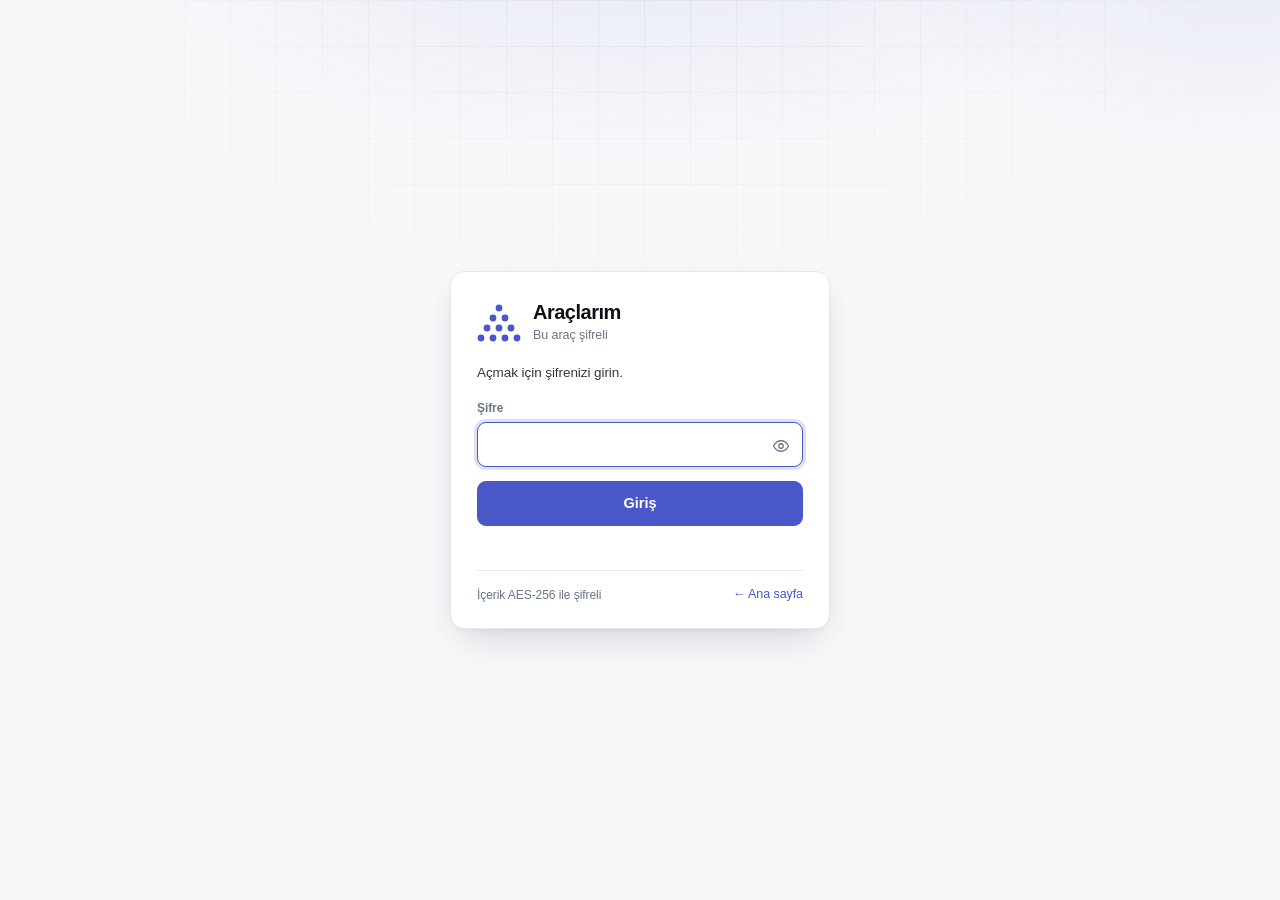
<file: docs/uvc-lamba.html>
<!DOCTYPE html>
<html lang="tr"><head>
<meta charset="utf-8">
<meta name="viewport" content="width=device-width, initial-scale=1, viewport-fit=cover">
<meta name="robots" content="noindex">
<title>Araçlarım — Giriş</title>
<link rel="icon" href="data:image/svg+xml,%3Csvg%20xmlns%3D%22http%3A%2F%2Fwww.w3.org%2F2000%2Fsvg%22%20fill%3D%22%234a57c9%22%20viewBox%3D%220%200%2044%2044%22%3E%3Ccircle%20cx%3D%2222%22%20cy%3D%228%22%20r%3D%223.4%22%3E%3C%2Fcircle%3E%3Ccircle%20cx%3D%2216%22%20cy%3D%2218%22%20r%3D%223.4%22%3E%3C%2Fcircle%3E%3Ccircle%20cx%3D%2228%22%20cy%3D%2218%22%20r%3D%223.4%22%3E%3C%2Fcircle%3E%3Ccircle%20cx%3D%2210%22%20cy%3D%2228%22%20r%3D%223.4%22%3E%3C%2Fcircle%3E%3Ccircle%20cx%3D%2222%22%20cy%3D%2228%22%20r%3D%223.4%22%3E%3C%2Fcircle%3E%3Ccircle%20cx%3D%2234%22%20cy%3D%2228%22%20r%3D%223.4%22%3E%3C%2Fcircle%3E%3Ccircle%20cx%3D%224%22%20cy%3D%2238%22%20r%3D%223.4%22%3E%3C%2Fcircle%3E%3Ccircle%20cx%3D%2216%22%20cy%3D%2238%22%20r%3D%223.4%22%3E%3C%2Fcircle%3E%3Ccircle%20cx%3D%2228%22%20cy%3D%2238%22%20r%3D%223.4%22%3E%3C%2Fcircle%3E%3Ccircle%20cx%3D%2240%22%20cy%3D%2238%22%20r%3D%223.4%22%3E%3C%2Fcircle%3E%3C%2Fsvg%3E">
<style>
:root{--bg:#f7f8fa;--panel:#fff;--panel-2:#f4f6f9;--ink:#0d1117;--ink-2:#31383f;--muted:#697585;--line:#e3e7ee;--line-2:#d2d8e2;
 --accent:#4a57c9;--on-accent:#fff;--accent-soft:#eceefb;--bad:#c0362c;--bad-soft:#fdecea;--ok:#12855c;
 --wash:rgba(74,87,201,.10);--gridc:rgba(13,17,23,.045);--shadow:0 2px 4px rgba(16,24,40,.04),0 16px 40px -12px rgba(16,24,40,.18);
 --ease:cubic-bezier(.16,1,.3,1);--font:ui-sans-serif,-apple-system,BlinkMacSystemFont,"Inter","Segoe UI",Roboto,"Helvetica Neue",Arial,sans-serif;
 box-sizing:border-box;padding-top:env(safe-area-inset-top,0px);padding-bottom:env(safe-area-inset-bottom,0px)}
@media (prefers-color-scheme:dark){:root{--bg:#08090b;--panel:#101214;--panel-2:#16181c;--ink:#e8eaed;--ink-2:#c4c9d1;--muted:#858c98;--line:#2a2e35;--line-2:#353a42;
 --accent:#8b93f8;--on-accent:#0a0b0e;--accent-soft:#171a2e;--bad:#ff8d84;--bad-soft:#2a1513;--ok:#4cc38a;
 --wash:rgba(139,147,248,.16);--gridc:rgba(255,255,255,.035);--shadow:0 2px 6px rgba(0,0,0,.45),0 16px 40px -12px rgba(0,0,0,.7)}}
*,*::before,*::after{box-sizing:border-box}
html,body{height:100%;margin:0}
body{background:var(--bg);color:var(--ink);font:14px/1.5 var(--font);-webkit-font-smoothing:antialiased;letter-spacing:-.005em;display:grid;place-items:center;min-height:100%;padding:24px 16px}
body::before,body::after{content:"";position:fixed;inset:0;pointer-events:none}
body::before{z-index:-2;background:radial-gradient(62% 44% at 50% -12%,var(--wash),transparent 68%),radial-gradient(38% 30% at 96% -4%,color-mix(in srgb,var(--accent) 8%,transparent),transparent 70%)}
body::after{z-index:-1;background-image:linear-gradient(var(--gridc) 1px,transparent 1px),linear-gradient(90deg,var(--gridc) 1px,transparent 1px);background-size:46px 46px;
 -webkit-mask-image:radial-gradient(78% 55% at 50% 0%,#000,transparent 76%);mask-image:radial-gradient(78% 55% at 50% 0%,#000,transparent 76%)}
@keyframes panelIn{from{opacity:0;transform:translateY(14px) scale(.99);filter:blur(2px)}to{opacity:1;transform:none;filter:none}}
@keyframes panelOut{to{opacity:0;transform:translateY(-8px) scale(.985);filter:blur(2px)}}
@keyframes glow{0%,100%{opacity:.55}50%{opacity:1}}
@keyframes sweep{0%{background-position:-40% 0}100%{background-position:150% 0}}
@keyframes shake{10%,90%{transform:translateX(-1px)}20%,80%{transform:translateX(2px)}30%,50%,70%{transform:translateX(-4px)}40%,60%{transform:translateX(4px)}}
.kart{width:100%;max-width:380px;background:var(--panel);border:1px solid var(--line);border-radius:14px;box-shadow:var(--shadow);padding:28px 26px 22px;position:relative;overflow:hidden;animation:panelIn .55s var(--ease) both}
.kart::before{content:"";position:absolute;left:0;right:0;top:0;height:2px;background:linear-gradient(90deg,transparent,var(--accent),transparent) no-repeat;background-size:40% 100%;opacity:0}
.kart.yukleniyor::before{opacity:1;animation:sweep 1.1s var(--ease) infinite}
.kart.sars{animation:shake .45s ease both}
.kart.cikis{animation:panelOut .3s var(--ease) both}
.logo{display:flex;align-items:center;gap:12px;margin-bottom:18px}
.logo svg{width:44px;height:44px;flex:none}
.logo svg circle{fill:var(--accent);animation:glow 2.4s ease-in-out infinite}
.logo svg circle:nth-child(2n){animation-delay:.3s}.logo svg circle:nth-child(3n){animation-delay:.6s}
h1{font-size:20px;font-weight:650;letter-spacing:-.025em;margin:0;line-height:1.2}
.alt{color:var(--muted);font-size:12.5px;margin-top:2px}
p.acik{color:var(--ink-2);margin:0 0 16px;font-size:13.5px}
label{display:block;font-size:12px;font-weight:600;color:var(--muted);margin:0 0 5px}
.alan{position:relative;margin-bottom:14px}
input[type=password],input[type=text]{width:100%;font:inherit;font-size:15px;color:var(--ink);background:var(--panel-2);border:1px solid var(--line);border-radius:9px;padding:10px 42px 10px 12px;outline:none;transition:border-color .16s,box-shadow .16s,background .16s}
input:hover{border-color:var(--line-2)}
input:focus{border-color:var(--accent);box-shadow:0 0 0 3px color-mix(in srgb,var(--accent) 18%,transparent);background:var(--panel)}
.goz{position:absolute;right:6px;bottom:6px;width:32px;height:30px;border:0;background:transparent;color:var(--muted);border-radius:7px;cursor:pointer;display:grid;place-items:center}
.goz:hover{background:var(--accent-soft);color:var(--accent)}
.goz svg{width:18px;height:18px}
button.ana{width:100%;font:inherit;font-weight:600;font-size:14.5px;padding:11px 14px;border-radius:9px;border:1px solid var(--accent);background:var(--accent);color:var(--on-accent);cursor:pointer;transition:transform .12s,filter .18s}
button.ana:hover{filter:brightness(1.07);transform:translateY(-1px)}
button.ana:disabled{opacity:.7;cursor:progress;transform:none}
.hata{min-height:20px;margin:10px 0 0;font-size:13px;color:var(--bad)}
.bag{display:flex;justify-content:space-between;align-items:center;margin-top:14px;padding-top:12px;border-top:1px solid var(--line);font-size:12px;color:var(--muted);gap:10px}
.bag a,.bag button{font:inherit;font-size:12.5px;border:0;background:none;color:var(--accent);cursor:pointer;padding:2px 0;text-decoration:none}
.bag a:hover,.bag button:hover{text-decoration:underline}
@media (prefers-reduced-motion:reduce){*{animation:none!important;transition:none!important}}
</style>
</head>
<body>
<main class="kart" id="kart" aria-labelledby="bas">
  <div class="logo">
    <svg viewBox="0 0 44 44" aria-hidden="true"><circle cx="22" cy="8" r="3.4"></circle><circle cx="16" cy="18" r="3.4"></circle><circle cx="28" cy="18" r="3.4"></circle><circle cx="10" cy="28" r="3.4"></circle><circle cx="22" cy="28" r="3.4"></circle><circle cx="34" cy="28" r="3.4"></circle><circle cx="4" cy="38" r="3.4"></circle><circle cx="16" cy="38" r="3.4"></circle><circle cx="28" cy="38" r="3.4"></circle><circle cx="40" cy="38" r="3.4"></circle></svg>
    <div><h1 id="bas">Araçlarım</h1><div class="alt">Bu araç şifreli</div></div>
  </div>
  <form id="giris" autocomplete="off">
    <p class="acik">Açmak için şifrenizi girin.</p>
    <div class="alan"><label for="sifre">Şifre</label><input id="sifre" type="password" autocomplete="current-password" required autofocus>
      <button type="button" class="goz" data-hedef="sifre" aria-label="Şifreyi göster"><svg viewBox="0 0 24 24" fill="none" stroke="currentColor" stroke-width="1.7" stroke-linecap="round" stroke-linejoin="round"><path d="M2 12s3.6-7 10-7 10 7 10 7-3.6 7-10 7S2 12 2 12z"></path><circle cx="12" cy="12" r="3"></circle></svg></button></div>
    <button class="ana" id="gir" type="submit">Giriş</button>
    <div class="hata" id="hata" role="alert" aria-live="polite"></div>
  </form>
  <div class="bag"><span>İçerik AES-256 ile şifreli</span><a href="index.html">← Ana sayfa</a></div>
</main>
<script id="hm-data" type="application/octet-stream" data-salt="FgRfd0Bhyej9tiRkMu4mMg==" data-iv="ipz1IdO8rcImWE00" data-iter="600000">
cA8FHTQ8KR2P5n2KVMOR790K89WseMfrfOfRZ+nOwLVzvjWoUbCo/to4HomlHZ9LCWsY+pUOSuqTWGP00N8ES26tSSNT/9TJ+djnx7TFZtVj/pEqu6N7QO8p
RwAbUgDJ4V2dg2T6Drp5TMs5Sp6p4bBGzkM0i0wBFtDC4XzGD/qYGupqSMCFp1rDBlGw1/nIIgbVKJA7CIzuNW93Z6i9reL5flXkEcurJp9HaVVy1jcMiGJe
97HPHmnvFFePqpzCm08cuAOlsDyLFBrabGUiT4Rdu0MSLmRXoV+rtVahfs4ylS177x9z0rL1s3wKPsVV7pS9Zue7bUU1ue82abQHCqmHKDVmTTG56G1EzmJL
SjiB3QO31u/VhjiJK5thedHnOUrd91E11uJINox+gHUn/NiwPix3DI1uq1w0a+mel/l45xgkTdTOg4ZnnWLmjLq93fGwBxChuo9X+c28FOqvCqhdwGyR3RV2
onS3FMAyomHZHAflknkiyA0ZySkM5BGx5/JcMOOjXuhuIRgLuP3G7n02ANDopEMC7kBLfb05ASQbjBpUqP2jc8VgSGw65LBiLRSwJqXBiJ/M+i9Xw6nowo8v
B4eh07B9QRH/A+TCemcKq+aucwmh/Ay0Agc16YYoUAhc85Sse5U/VXZqWYNEsQhePFDmhBuo8dzWSSqoGUT8w+yKAUuvsx/4nCzrSXYMUAsRMoErIdj2kazs
61/7nZwKzgkm7MiAroEyZdy/DpZoTSGsdEBHxp3dOLqTGVxK4OVyhMmFrSRHbAvNg+IZalMQwItKJ1a3livyRogj2IyRFEh+MQzo37tLM+7ehkXTaJza5bxS
o9tmczPnwoG4Ul6/Fl5Q//mzNUJlinyjLbKzjZNU0VsJv4yDST139/eGvuXfNVx4kfoKsLCyGyE78SaEx6fY+fvxgVOtNvdwwYM48kK57Tz6M2pyz5TRsiMd
bxmEzrkGqTKlsDZFRC1jUbZE+A7qmDAfEWlQDl1Hfq73zUmtPfy8X9xJrt4qe75egpiY9cWwT/mHkRiTk76lpOYhFduYhXyhHSWFod6Cp4wbEKLmDxgVFt7R
E8n+j8VG5p1lDOde92eREdH+6Sz7P5qeaalFmgxm2koIxkjX8bteC2pBnbX+3yG69vLgcJ/zDNJ1R+EKV65/uEO6yhWAQ8+RPL1yx/ewJ9b9bdQf7bWGjZ8J
eq2HPqqeDfDatL3/Am1pHjbOBmG6N5t7OGRK7LVG7SaePf+S9hQIdT2bC/N5yyNeXGTwMAytBMGjU88uFWJS5trs3l67KQa7hlO5b+sPn2q3NAKz3F7pEqge
j6C3lAAuHSEK40p5giN555EUV/1Of4R2agXZ4hbE3sAGmhqwN7YhJdUFZTCI0AF2iaLtzgEyijdfs2se+OqTz6siMRq8Xp/QQ8XgkSmynO7js91UusOTAoko
0YAL8aj8f3nK2eSu8ambd/OEU4mk7K3XiDcnFVMM8fiH2PntcZwG4vP8skr/cnM+zsEp9Zc+yOAPshFAGqQAekWlrEpASnzJd/X+8w4o9LpUTN4vNNMvxJCy
vurUA8ArcdRaasIx/pJEJZ9tvUp7DMw8hM++qdxUjR0pPei+gtHXpNB3Y2nxJH6muXjVLVb0dwCkbzE6zYCmhThn7fCe2w2528XLhvbXmZ6weeBfwmuaGVuk
TtssRjDrimuRURmiUxuGO0IroKEfM2fPApHG5fUjroqXFyTBTZFIIGim7IHURTfbOvzEDclR2nudqd/BSoiPXukCsqvcT/2nyjYTVZnGJ+tFzpJ7ZVSrUms2
50+YgDu5oHpTfI3nfG1VOTsUKY09wjM5Jr0HOly+g5m+Ipm7d2NuadzY8e/kIXwbe0FU9o7EqgTm76LZ6tvtng6igav4z9Tu0+BNNsweyh9uufENCQy2ezhz
CgP8xJljLHk4as+VaIjYSRDlrq7P+YoGfeQz0CzpYFWMnAO41IbdanwtkixMm7G6/ND/yj56GvPShnny05SDE/jAaFQXj9vPkN7USFBd3dpsplhuem6tkt94
sy/TR7iIa+wXZQxhzD8dmZ+UOojHkqwX4PlWowAI9fyBok0iO/SAAg/1blpgVNxWDQqN5uZWw9+vACjhO8P0y5+dj16Ww0rjA92ORauLAY4DXgWyVDbxPMlR
V8cpNU42i4nMPcE2Id9YvQ5xXho0C+fBJCUQwM3oMGXqfwssS6j6b/eLuNjM4Utlp4H1a/Vcug4C6iI/qbm76AiL/0QshmSu06xhvAe3dJ7fUtnKmpR2RwHm
sVeVBRdPqF/4AHOThTzvbquuwU9X08mgk9HQ/nstFAnFSTYCMNbh/MVi9RKdJoYMeUFuXyAUZTsdkUS6b2pUUMiFsk8CJX6v1fOsvpuWng5bFrH9QQmyWBxQ
yceS1q0A3w6uN8m8Gb9Yi3Vp7pjJ8ZcnRd4JIwRgrHnaiD07YaeCyc6kzDUwOZ3tnmkpIXwaTWDJe8wBtmGR/ort/uTqZo7QybFwGiMPSmVCL3RwPp2FNEbI
ghO2eUlCm2TrzM/vszjuOOj3iaI/s6kaQtuwp5E9oSD83JqmAzOs2AHpMm7EhOD/8swTaUKJI3WCIgwTnbZRwahOCsYDoVX1h6w5K+S/5iJ7oeYwi+AZiOor
I/4kfjljbwE8fmM7t1auTVJ/9oJl79GHrq9vaWUQOGyoNZyZAKzUJrLfRVWXR+KqW6vAwmCblRRm1ZXNqzeD6LlspcmfTwvsPcONwWqFxfHiMg8+HkY7ppj0
CH+gsd/0emlF/N+/OUXkGclywwtnKsOhjkQjkKPDaPt9c+dgKLxttle9MYA8h+6iWO428hvwCSlZcQIM8i+KXVqPmK84YW6WJztlI0Cj1CSQixvpaXbX83+f
KopJqRRvhb3HiQo85Imldqn9gEuuQZLgY2KLmheUU02S4KbBrxv9P0fhdKizFODyITsm+7Qxbo02wqn6qGwcps3b1NQcmE5d6aI1u6sU5TJHlLbmWKHqJ6hV
7geimneqVMMd98F1i2T7SF2yYfc1FS/V5XkDou9TApE1q+Dfn55h2MKlpVop93iPH+orGlzVe6hKmE2jsexoxhDCzFF4d2sRt7YJbYIqn5AnJwXljE8AwHGV
JpL4zwu/zjzTWfnheH+INllP0QtwYCVzK3RCRKOwD5Kb/XHprbU1PmT80Eg7USEcVhzlXLSkHPwlIgV46FPimAGwzq4a81mte8lZZ7OI3PgU7Q8c4QPvQTdO
8mPlizG6703jrvpfBuMEAjcqHAmyJYlCkOI9FCr1r75tM6z1FZfzlUbhZAYu2YHCP3UclpOMmFmkuEH2QpaW9UGRLLII8SvSskpwpslv24UjHmbNHQrSa6s5
PBlZHzLLo47ULssJ78A2aD/mK9g6UgOaAYqkvGrRg70MBYg+02yUOZutu060LwsC3oqJq7s3+CWBU/Y7BDe+Fi+vK9bwXRL670+O7kBFteetzzTUeSegl5xN
DrakY4wy6W6K0Qz5pSzsyPx3H+Gn5v/JErc0KSgg5D6BSCixUH2NK41jd320ZNmMmX13kZD4B6zboryFk5MNn/6Xt5+ST8Q9er5f4q07DUrmxfSshc37p970
iDgQMYiyRRUyDLcxXqP53JOs1aQ9McGFBD+6+KXSbd7Qz0KipQFbzPhSWDs/BxyZtdkF41djWrPU9J600v70sykXoYfbtVqz52CW/UYdFGvOrRNSJ7mlzANi
zDuRR5mc3wMmhEzVZjEgUahM7eL/nmNiBpjFJhoOEUOIShUKdOLQyvugcLk18cBsdZKAn4g2/SOWUNbVaUtLQuowQWebFaRiLV6oPrFou6f6epFBMgHyzqyp
YoTFuhhbEl0WdZfCCpCc2ltTz8MUI/5KJnJlk5nlF3KL1Ws37hsN99ZI24aqkEhux565joxqZz+ZaFl5jAIOrIuR8h08ULRHJbLQWwu3tZ8zTCMkcZ7QNYZ3
a6dtNNUoEMP+B7peVHjKRScyzMGoahPi40RI06PsGo3lPCSE8Uy6w527M8KKK1ljj0ANIw3hbGU6GUfxn6LPiSpU3yeAfXo7AOi/v+U48VeIo0P3FtRmbnb+
jRQhqi5NzjxbqbvvnOlD0UbPf0fjwFK2ngedcsvYdntg6g7nJWDWqTbUEhMmacQyvGDrQSGMxm5sK5brDOnufTzUrV3B3tzYuR3P0fBDqFMmSURVovnIK/w1
OeJTgHMdh91uLIKgnB2McywmkmNYeXvrIC0niBKwFWnQUH0pKpUNy+7Yk2zjoFxNC3oCXt5sp6G5vvOzmznPZt2kHm3b+kVcVvjC6LRlv+66kuyBhKDx70xf
2vhOeaN4O8WIplLBBrvTjaJsU6SE19RPr78VkkKkMUPqK+sMNmNBNy9gmrEFer9kEEmpeskdCGKtLOLERjT9m8S5so2Z5iErXme63dBwD+H55sLL0iDBLzBu
IwVVVT9Mz7qAWWe6Y9XicKcqc/CADNW/U1akM0DdTW2Pd1AIciZOxEsz56S0XaBxTdOQlEY2edE0NncjdLYsf1I1xJ0m/H3p8CMYEbpFUomNyfKU+M4XSNOf
JPo7LOGZOcvJqqhrzIub6H4/zmqfOXIwaUsLlVyKYxQsJVI3xydAHdw/wngSm+r31ZFhg2rCnaM0rll+4aIULjj5vRlrcpwYhcFGcgPDPJGt9KL/giMEhumP
DhdDjxHYh9CD7joKwnrrJ80axVhGnqPjBvLLl1f1apgrGT8QKPptp3key4Zh6Cqw8UrK7fb71yl7SsWHpiSua0ArUANErMaOtSPVkhRmrKBZuP1KltV2fFal
6c3i/UQ5lQC4gG4DVpx8E2Y7c30XhD+esElY8PdsyqYQIJP+u5lWokU/qiOsnLNxGAPtFuWm4xLnZhYxfheaXTmnm3+g08m6qaWhl8FIb6HxEbDTi2bZX+tA
9/3KlsqiVh4RUr74I66YZBG/aIrlTBDsS+seFoXpyxmh/4fBlCLS6xQy9j0ErHKruTWmGehbeITFWczrfnU4cRRaoshFJ5RrvYJJzwgrBPmzIBQk7cD2cUAH
enN9QLnQ8TTgeDDBUSCWMGFakLeu1BX6p/IWxpwqHXRdz1wqF7sd7rGPD/KwPnpi1cVJpSzjZyIPEpQD0J3Il+eOZLM1jDJeaw5P+hU0rS+QBLsEvqqQlZbY
qvkGSjHlwjBTxKk3SLy2FSYyivaYMyVuk7nUZ7J3iEDAh59VGdXxvjR17ygvMBrqrl8jArP+h+PT2EJyPal8UxVnh/mqy/iqdWa3c2fyfw/TYX+U3hRGR29k
pR+r9csfYg5TaGo4Y/6WPWADb6kBYGuS26bj4Bq85T1RlSQ4unBuNzD9NTq++En/y8cQkUm4OJSb5qWEeNpyELAsAFMDEIBwesA+ITNS22MyikuE62HClOKY
XP1+LBfv0vkSiP0+3UGrgoezO0UFf25Lp77wi3njDh8QmzdlyuaZDW/seEjyMNcsl7kMzbbkaSsApXtf43I/kBNJnuQKkMqsPHBce2Rtn5FO4uCpBi2Z7N+8
EHCalmiJsu7mQ7irpoAXLsszQ4X3R5CCgqdJxGbGDuuYPho4Ont7x3pXuPMp2ZLjy8qfdRAm/RO60I8n9xX/H0Dx0tg5bmBs8JGS8mONqVmabP1zWRVi5DNe
6+iBUH7I4JCaEUYHXMya+auuSXudus/3iJpM7tzYGMzGaAnGtroh1HHZ3tZGwRMU68rSbrUt5GNWUGEg9yhVqVHODp4zY6XdSOo9mMlDe1khw7RJgy1OH+2t
twWyzoBo+jOa5oq+2ek37DujFUntFGvcS4/kLTIUnQJDN8vhETTuWQhWudtG4p9e1CK+1KnS4qjt0gAej+YiwZfWPLbRIdAaFM5mIzVqdtEJGF1f7GiEzvub
gYaLMLOf6Qsie0Jlc1HaqGOoMK+izyUBqOo2U1NIVCaxs4SrEGUdQR5Fh7e6rqFfOzO0C8/1aUVUgee5tpP9fzIvvYNbxlSWjgHh3+pyUKuTKLrlMu4JFZN6
B7aXmY7rbnIgPOlZbs5VjYogYjmVAU8UmEnLlt7EYay7hhQihK7R3scdp4mWBXxK9RpsuuWCxTg+fbAPFa6lviqLpGtQnQY5HBaXnv7DdUtYXsI64+bT3SsG
Qrfsl2eRq9AVsj7o2S+A1QRBab649iy1nwMum5dqiAWNYd9b+xkDGY7nmcNUz1ZkguqQt5y7a344ZFHsT2J1J01E7hj4NgK9cCpxOUJm2ljHbIqSORNHTIgX
9LXIYrD8M/qpxbuZtOxpI8qWxpR+SqFfRijylbVpNQULaus7irxn+onNS3hFVgA6cgDGOvPbi9bM8zfFlX0ePlNmh2hNP/yVopegRzvvxZUH0X7ly9YUZCty
dMWgM7Qjvyse/w/cJ2K62NoHkGg7ZKM5Ak8rq6p/chhOdpkELTEkH8woNVojmWMWqEivt01iZitiiwern6VZpzoPkdWIzuQmntIj0eIHNlU5FErktoH1nC+9
i9Kl1XNqgLk17QMNvzJMXGalyaaGkoFq0WxpOKngZYHG14rWWV69qvswLnPCcpyTGtiq6j4MMcKO2hkTmYEM6VTE89PzG4loig0bSSe4UiU0UuxuetDV+BY/
pq0IfM2sPBsDCeJ1jLakGwCrmb44pIGXArYChVyA0lwgI/SdVYA5K+Bk/RSTszkwia+GCn/0atD1NSML0E7u3lQP+kBrX0jooF8y3nYP2LPio7MiZBuma2/N
KrI0lHi0btl9W+eeyarDB+xLF0Hp4rDpgLTULkuk3wqw0LuTtBka1YKhcQbOmbxrBvGkoxydVfkUW2D5fB/fmYIPfckyeP7Bt61LUHWPAj8cLsBl1yyhCN+Z
ruiVlLEFN++sQSbQC8R3tcKIERBPjAmGwLyWvU+NCTYF+G8Dv4IQXuAZ6bBS6vb1dPyz+UFHeKEdNqVlmOZbZutqVYCE7/DL0v+BUXrFrpjOLbPgiU+iGkzQ
S/bnl44aWQN18C7wpfyAVtOPVaoJBhRcgna3+fq3ItH58vviIDOQE/EKam6Yiyq+i4USggrIs8Z8NuzK4mGWqO+BjK8OiRejzXZtxht2y/0wszil/+84Mufx
C/AdMAlImy154teqYXr8H6cSD5AnASyjxuswiUQSDfX8y+JrUXMlwU2NOz/P///1WhfovfW/ZAoB8s4POmzp8OACfBH+o1LiavuWecxMqKfYd8SaN8VxXOzq
0RBDUm8x08BqS9aoN4ZFKkK7J7TOM9A6dczbyHXOC7aLT7zmzm//ATVuR8mljzUVrjyiSLFf5iwzTEsMlkdxc68GvpkRxbqam3Il4xDct1eQlGP9VUV3JFVL
l+SSA7dD1Alq5TJNzrJMZqts6GWET4X78STJzPptuEq5LJGJGj2LJiBXJz9LwGG5vmF8yZB9bqkcaVFWFtMe+a9kLoy2R3k9eJEQ5Gr/gXm0YT+QcK9aRHyg
jXfqT+K4D8eays+XYk5NqFHvmuI7QZXzJeL+P2pyULU6qQo3lXV6/Ixu2xYwW5PM0/RqZ3XO2lIbion78S966RqjpEOgHKX3mvjjKNJga+P6Ty6JDIsQQDr1
WrMo/7I9wrkB9V79VAHbE4dEIZ7h3hzyrr7WWP1zJyw08d3OLmvGxcQUI2RpjMAwHkCDRX2sRXfa9XkB7O7MRVGAO9oQu/LvDQu8Bk9YASLEKK3FZ76hYLn2
C9npsEGwznTnqu/s2GXsX8LP7AfbGeYBcpY9WAEMXeZdKkVF+WmwPFLVejcvMNxAMWuMUVAkkMI7rf/3s8+iTlOwriuD/spYI4SH5aYuq7x7cgNQ9OfVlmRb
p8hcXmSO1OP2GeUGBMXpHeFGS7+aNA3Nx/nzYr/KJ8U73Jmuu4K9BIsihF1k598sGyeVq7w7hBINCxbkXaUp0PWfGYveLk7dqwqtTmxMTRuXDZYkdnHYxpnI
YHqiKEabOH5shiMYn3tJ2viMdc+8go+jWggsJfS6VN5YtpyVO8vhFbgJUVZ7JhzZWKzFkitkds3BBt/jEoKChDp6w8oDolNdC+PF9sWtHmryydvbseywgSa2
i2iQL6X66YOqhBQdmwf4EjqEIeBfIpvH5BnWYJ3dqh1+ZUO0fgyCfC2B/HXXkgG6NuMiGDsMk1c1ulQa+CCiKI2ReIOvg+CxTL/Fqv1MhU/4+gZermiVjI1R
cgCLE6kOSQopmxFXMEBltTj+cx3HNpJT8iO7uWj7bmNgoCAUsc7IUCVHzHONKnrL8vGTUJSSlnCmufznGqCer3fpOUPPo4Cwl/cYCxF7F62aIOpMiMDoMnK5
nO54GG4yjydxyL5NEAKeG4nmUSWCeQYrdwPYXAd77e/jwk5NCuDJjMe0Syc6BI+xu0BYrmtPsyAZ1ov3BLx7kCuGLqPPmIpjCx37At/iuh02FwCzljjrVysQ
Y7derBigDEQhsiX6v8n0bikdbR0fkp4C7LmGw6WIC3NdeTuJANGrTNuIRalgWfLDY9I94IbLxxHyz90/sNu8G/QvILFnm51Via2825HqxvOzgiTKa1/kHhyQ
V7LABeJjPvC+Wat7UU4Qayxx6jXt5zURdWB7krI/kZ5F5jY+V8QRE13TfcjRqxRhUNAyDqx2JyF6jyklroTQQVxp258QIjHYxjsh2W3PixCJtgxem4YVVjQ0
ZmEiPUxcAcZhBZgX6yoY93Q8yKnzAkyt9w37z2HOy3ocpSzQ3NrtN29JAQSdA7EBYL+0x55DFzvS9CgD4+jMcmltcp4w4BiY/fdWNg4BLjiGO2F75EQBYaa2
z2LlEMaesQKokqUxydX7zJZdkq6zWYelnO3vFheoppR6U5Zy2g/0A4DRvV1LDGpsCR1Yjz030yZQcoKJny/ScQEnXi+vucbkOe6XFN14202DbE3z+2/0o00w
RQxiQ3aSEFcxA33YmZ7jUhktRa3ues7XHGKTZ0oSvO8pDhuDf32lCmG1hqxCCyF96xP+2T2mafc8g6V5kWysW1p56yk1HgCFKlPydjdY/vV7OBhU+DIw+Z2t
BJr4m77QrIUNPktoysrNQ5lA+pCo0UZV1lD91ssu9JWx1iqLOm3c4PMZyr9F19TffGwz/s8+QLyqHkqtjT/BjhgyOKRi8Jk5/7/03+gpe7PwmixoZVuHnwLO
tixkHhfndZY5Wi7Ysgr9LR6RFDMqNHxu7oSc5dVjLzMBdD4usXwEFZohXuEXGDlvd2+JQfiXHSgGztFnXeWjYUiv2b4MFr0hyfJ2SS4WJsE+9IpRnOF7A8tU
98BqjKyU3lQgcdO6I8z61Jw0avNz0hp87/hZkT7pBQLfgObYRGAUAn6Z3HfkgiFKtpHVtPDnLJxzBbXyebSqwJ00y0kNc/C+WicwcvXx788UWLrOE1mSJ3Wn
f4lI6FoqFeuulZx7XAA3ZATa1Zn9FCzj6Wddd06A+Nu0fKM84Ynkv2x9/gLG0sTzo4XSYI0SVH3jnKzHQ601sje8p1kranvWy4h5ZvIRUCRERRQ5rgBCKVFI
VrC7tW9nV25ceH/ZDB0eDEmMfR/8uYfbdJDjEN8WJ+5v2UwpZkE+V/Qf91Uq7bBOXKNIvw7mvgDGLMJhuNBqd8UZlUokQwd4mTbD7xPHgpS6u/PlswHXgurm
U33DX8ua+w9BLxVr1mpjkvVdmQ4O9p6ARDJyZbBgaO6CauDcj5Kw1l6dVJNGSH2Tvorm/34ic0zxV02B20drBzx/jKiFexRvc4pVAnkZkvDFScq5ulVbT/lD
DYlYTqmXgcYV4+GCicwqTrV/m1J+ooMBKVqF88TdXg8BZyQXX5aU7X243JBU5DDeIsnh/qM70Yllav1Xg1TFmzDE5pZ4Ix+AuLGknaw/BJKa9wSxBOTS+7bI
nYBeqJPZS9+IgRrY3PK0WReI3PqdyhsuibHbgHPYBvSOmSrsbRp2hKUApIxVKCMd/eDseQYtCYjfU+iVviS5JpzgKx/bdf4sCxgrowFd4uZMfSUMGkSzeQfV
yPiAG9utsBW5jL/yRbXnsePvfwjCTfm76kTFT32hIiZNlUyWxHS/Ots93bchLAdJPZPu2iFN1vAWtRJFRmY7FM2KfSsSwtHNOEzrT3UPoKyip9U8FpCwejee
sc+Oob97C4UtSr0mBm0zTh42AMi3w2JR5AJhISO9cod5icZrFMuk9Uhqgs4WD68n/iyZ77oGhz+GqjIT8BwOkzyIEyJwrU0VKfpAOEOATBemO3Pd+1G2jIBF
lkIt1jQLF9K19V1DyPgz8dZAB9HMyBNi8BokgGawRM0JILgCufWgxs/p5la2FVfK9x1gMdsPbB5osxPO9iNINEQeA/PWDiz+VaL71zHkdUuYtVylAA8ViJIJ
xABDL80gts/UcV6wlS7kehTZXwOE+ztvnGlZBqvm68B4b49Rm6ZlIo1vfCL8nNTZElPPP6ff/WRAZZrRkd6ytbWccfYYqm3BIHLEKbvETl80HkLbF9IRdnQd
hA6fA4Bbb8f6aYF70XaBz9lQMt+Bg+JopbZb5Cp4d70/xk8++romv/XkZqgo6y3W8kx/1e8A/QVfr+xCJ2CyRr6zPnDJTYF7ELtlAoG1IUQ05ZUx0UK39snT
VbgMregxnUc1dsDEW7cmUiJiFWMue5tmjJ1ug/6VXry+lMRJp/5KXcTWYGf5rv91ReEkV5k7rDsO58JxkFLFOnKiBlZd8JfPigC8Ede13oWFkYKb4h3376dW
RVKbjIN1ZnYFn4VVAASauO1m7tuyXHox1mRW6EyG8Qn5H22g39sYnDmc4P9Wvgj6YDv2H9FHXXYXH7ewiweEznG/nlqILgp7dxPpU0E1tNgHVzLgh1mp3SuB
JHkhrAMPKbh/C++moAubK7cAC2hI8xPyHBRe42j0WZjsoIZAS5xJZmPteutGnEF0Kfu7j2C3lyx+6FUqIyUHFXj8T+R3CxPRQQdAuiWFJN1njeNqbqUe3VxS
Y5bAYvzkT11z9JxIT2n7bAgbq/k1884qFHLv4jiQg6mtHwyTudZqfUFRKm/P0L9aCc0k2vDLNLOXti96CO6hRJ0nNbYDERrk8ccXNOX8No2s3Vxdq3zquWeu
a1Tpc6vXi+EZQR1mMXhbcKqW/M8vlxufNTULAoEKN91ZLpcHJVY0J0OYaGR0R9i1K8T73AUhKEh1ik6K/45kUA4qMJ8EC5nm7xoz4v22+Ml3WitW8K8aAw/y
Sd/4xxcckVAb9MoF9Y9F9qWfWYV5VfRvcfb1uj+E7fOXbljyIXZF/EsIApDGxAgmHekc4O0U5TAMCqKEG2X97BwTsaaRKSJH0mMlnxLoe1dViCXbe7iBNfl4
LEAuJMKRl/1Olt+4Nt7XW4kb1D+2B+ed87BmBTnBrRj+ofgsGkSANXVpbMDYLDFwhwhfhMQ/m9cvfYJM8ei/soGWY164sMhqsev9g195+XXWvIkhJ1uRiVXC
kk3TX9zxzP/Cz+PqI2bv0Ild8fnwKOV0I2HdBLjIKYLaKT1XTJeMchRlmhYVuzrMg8If05Jnn5knQFyySuqj1DR9JTBkdZhUbtqpkEBhbFLqx0fGZTriWPj2
p1PYmMzCpZKNDnik790P8bZpUsk8vo1IEikSkeN53Ne4FoYBaWP0lIAdHmyRw4CSfbLKn2zAhbidNXxfcTDlTtGzJC/dwy+2apLqn2UZcMXRfcXRWZ1butoG
AycUMF35QqjE88OTwfTCSL6MjvBcXddMetAoqp8zbbQ0Bvmlp2eL36qJyukttlbHiYIGpxCJkfhCAuT30Wkz+cFSfb9GDeYo7fBV04p2T/WkRCK6b2I7wUdC
JNB1dlu9dw/buA2QUmIHwM8GN8oDQXUlEV/bUnaILxdA3EHWZvJaMCTSPMdesVUupXiH2xMNTIu4kkI5FbZEQ0TCp1nJNu86vFRmEf6yvvGzmR1udpEUhtpv
Jqo0vrY8e8Y3JuUcIzKtZxO6nD0Xj5Jbno6l/gRr6t9qbKSe7L9x98+H/z/FNFgZoOOdKDMQKBDcMGzvp8QyM0Rp/X9o6EcN5tkRbkb7PPlsvXvzjivHdMwf
uu2kV6CfaKLOureb6DHSjYg9caQwbFlch8UaGRLGBY0dYPFRI4HHAq0pw/pKJ9SMevgxucHxESG/c81pumXNne5bFT/LiD6TJ5Zjrm9+NbyubLZV9HNmWF2g
pf4ws4KsJwrsUQsNMQvoSgSNPrcNpG0JWDH70nR3HnaJlNj+1p3CMWCk568yzJNOurzRIqwImWMSZqXQaTLxV/DmfeV4ZErHvlBkk4fJJABj+keI2qir6nx/
sdIt6VZc97H34DOg6ff6IghoORazLKIT8W35UKt7GSvBgOcisXHkQDzEUOMfCfSAqEaRVXslwuGzB64a2EzIcmYJFeNLYpLQrIfzmM/UffCOWHZ/9B9Dmj4O
Ht8zckKEAY3bCZ5ovmj7dsrFc7V0d69iv9G7oh2wlMI1qpIAxUrFNx0nnYu5r+0ty006psidQDfZyi2UjICfqZCcML3sOvuts/9DCvzdcZSyi5ZSy93GEGZF
w4RK7psO0ABa9HWp5uhFw1lqo5lnEtab1axem6g2XozOlXlW0O+o1KFMVwNvGuOKk+mfbZB6cJIoVnnpFsDi0GBhh6R99r3iilxGdlw+gnAYUotO55QT1BlY
cSaDDys+tfZ6VwxbtkPZM86rrZbenk/PxpMd27tqBISbL8Lqvf59tOe71G8Un+A4eHXbRYwistMuUnz396C3AFnuz9RUZd9gCxTs2WzkyTuY4T9aVqewyKla
QYoG9NdIMTewg7qN+ckew3Y9UsMxA/ZSl+FPAO+wZIGsVoUPqPjvDK8Yrjb+CmW1tI22ixAHoaCKV090C3FSfoo/Xy7Az8CyJCReqZoq1CWNgDP4kEEAk4vN
FaVj+iHy9wgZuVlfOuE0PU3/+HhjNjU0SbylAqqrUbfnkc1WCWLCOoHKhluCGQRrswyTPIUagmjPakYtsSLKmBidCYL0El2UWoNcx6kC9lNGpbd94WSaJTrJ
/Uf+ftXmYL3Y2w21/8XSWBXOfzcZocLbTyXXb7VBCPc6e3xHhUnwUDUFPIKD6q59Bwaz6MH7noNoxbHIqJmVem+BCfF9i59al8dCjvRngXWSdKIUWYWC+83P
rIQg6k9A7KRtkg8mhg8eLTYx297Oyvf8TiaWjU7Bb0XekxeCPYUGvnGoYSIaMztxiLVH8UMchep2QJioL015fLUal2UGvWkdgme+gOk1XiE3G4gsILkdB0iM
tyWfseNCjUa06pAm48YwtD0lCZmriPkN1r7xYL1Sv7itjCsltQfaOGaI6rTxpCpomtChHUI2GXf87aFJ/5JI7KULPsOFwQRnaSAWZ2cI20zqIFqRvXUto9tb
OEVYmKAa5e6U45H628rIShbsXgVy3kROFw/6agAKMOj+V+e3D+olMfjQz/c1Uw5viiVo9ntAUGDCeJih9tg5N++j2gmGWC68vUIlbUf7ePveVEXRHjBzxocS
mvM6fQ+g/T+K0gYB9b0ALWDrS4CPEqXRUGYCcSfBLt31FqPOMB8S5wZYmnIJ5+PFtjbW7he8c5lAUaj+GKlDgPWAcys+ARqkPiVntx2Fw/j7aRhoJrEkY1ws
O1JRfeDa3zsjNI3Wn5gk9PaRsgO4DtmQvN7U/d6gl5beAWqw2FAbB7Rg2YnBSPPHzHAZIY3mKQ2Hs8DtSu2+e3o2uYi3M08n/VcGH6sTBYlKoVs3zkcPmgjk
9TqeKHasCJSRGEeO7FOkeBrlX3IwuhmoOWWDbemC+/86iGE1w7Pll7jkimWhJqf4V67l2Tkwpi71tgWkYuCexf2XrrqyQdVgiX4BCxCrSJxKpM/gP1aSIBiB
xu1pNCClXYJ2aKYq5xNCWqOeo7tz5QOEwTA8LELWJssGWO+BvhDvCtlVtsbgaGm0CEJFqOMHXdUqqw5MuUG1u9GUxlseE46n2hTI0PQzd4k7eTbTsgms0vn9
36AIRXaklf3I2Ht6hzvBS4Ao/qfSuADcC35ChJQomADT4MlklR3qkJliyG134W987TZxKpVoAhxzhu6San8LGnBxMxacjtCiGva6zjURdphZ30aks9c3GARa
LOIq5jonM030nnuuSBrAbm6Jj1iJM3yLV9nGnfN7CCbveI/R2zEv9tCFw070qTLZ8hD2LBD+vrwhY5edYEHJ/lgbAcPTt35Bl6pzIDlc88YyJobpB5QVxgNp
FGlnMmnO6TGSw9DxEqgojmto/Cz3ww/7NMGH7ZlvsLQePGmTWVx3nlvOtG8M4skso8Z+ECK5urpzzKHUWmqEAJZ6U0joFZuFxK6o9RgZCLWq7xBZURaPnPAV
wDfwA76M+uoJOb3Rbsm/QTzv8YhgpNW2aEezo3Im0qN4ERmJ4YdGzP8F4Yeb4eYDpObpdwMP3l9PrAoRxgOSYr4ZJRvsLCGdMOX4fbZx6+ty1XCX2VZbH+8w
zS8trJZ8RWSNkPETOx7y3lXlYq3ZMPZWKFs5hx20y0mNikj1I8b5PtY0amx0HKvODgZEax3XfqvERf/H3gFE0S36vES4kJxTaMgj+ZXXOmJ8aemCWGHc4VME
Xcayc513z7W9ErJb1q4NvMU90NZlVbH+tWWxFWAYrqnr1STZmvleNbrelZ0V9k3f7jmaZunYjlN4u7Va3OjPUgTlXK+oI4IFAthkz1JOftc7Q/zmt5OkgrBL
jKal7eZ2cm2r82CKIWBWorU/ihyN7loZP+lXxdQLwYRF83gODVlOLV3wEU1oJasZZPLSrPsuBorDRmN/To7NPZPpnckXVa3dbWCh2F24YwXJZdlgbkpgPzxw
pwufe8ultxE5FtBexQ9cQ9SxzK/h4tVlM0i/XyiGTHZb6Xt+0nTQwVLlniYB1aSfIzuBsomjV2mTMD84zjpjitUOw/eLNK4+zfNzswrTWc6DxoZzXsEgs9VP
7Qcms+Zsw0u5zZ9Q6KnFmL/lLzUpNqas4o2dhn0KSdOktHEF9cGlGb82lAGVIyeG/grz3uiiB10LVTvrhSDz42W5xew1u9+PodddstpY2IY/OCA/iJWTuual
83xnErJCA3OxxTByEEPhHTCUJSAwbFfcNDpXwTy1UJM9pomBRnUKFXN7gXXotwXrXg8i1ApRIY84G/Kvz20E2U3SyKHiSJyHqjxxTQaBwbDkRhRqLFT3e0Ug
LhT+ZcZZH5YJ8Hupzsf7LrTh7KQFc3KArjUsmjBy3cAFLMSxEFPLvtn0WYE6ko4hEdqvZDmCXFvez4R4cQki7QSYgewml6JC2OogNZXihNrS+f/F5gBY64xx
ynv8RHSlkJ/4QGMPbGT0eF2nMuws3mlxgB3z032wtVE5JZOAyJ38nMyjptxiztuIOqLqfegZzk8w1zDjDOEs9MtH5/FqPJz4nYdzJ0uVNEssM8MfsEyrW5Wd
gXlBZRbjnTPPzyGuFgUtefPlRjy0D3/PvBZqBLNdq7Rr3nQSu/iM/xv3n2cu0hUIUkqt67O6AHo2ntm4n+5nY/EHneNBB4xCO/13tBSWu4uOt8oKBSfnNZbP
W9Z92ct8BYO72pDXLom/EyYBZUGbys2GKvS3QImfnlNwdx7LAc8Yp73e3YInPpZD7iUUISJzJ9jh4gC3FlDFPc/NLh8lXJDLfyk+a+rgh0ui8/H4fBwdR8Md
aOGr54Erq2pSQdC7JxjnoJv9gjoJMvsaeWEdecMADri/O1r/cx7I8eP/FCjHBvTctZi+pltoRILU6Rdq3O2tP04OIKWPM7Uj4DiFim3g0f3P4kTbSWnehcHN
yeimotpG3zYng7d0cROybcRnFlc7xVsTkpEUsI/cV97USBrZG2mdT8Vp6AFH0q4ZfuVFtmBGI7xXtGfxnqtOTBqutPm1nNbHDMZYfkaefJv1eEgHAe+jy69G
Hg07K3uRFV2/GppZLkxBshmfkij4Wh/Agp0ZDg0RCAmUyxAqXhPrzLJUnCr+6R3ikOssSeQMRVM3E9rs7AwmgaPN0Ksn6aClGoxCNR587jExmSqjCW3GUqCO
oNKm2j7bw7GerxjwvO/RkL1DwmDTiGhAMbvbdBD7zfXzvkq0DmLD7zHMK0g7wpdIaAfakrOE/kPp+D7VYpxUvYKCq1lp6x6M5RG0KSq4U/iz4I/Zv77lv6af
aXXLEgLLJ6xX9NRB/0heaLYbDF01sd2eRJEyVenAWx5s+G+i4NIW5/Hynvod+kdwsP5XUpmzEi/IKbz3ZkbuTVphdnWbb/6Z4Ay/Nn2T99a1hwLg7UmoMkQ5
s5pS1Y04+kLyR0Jy3AgrcQvgTCmz2H0Aw3GXot80cRXU9+tp2Os40/HieUR0AEgRN5al3VsM5kGxTnCTSvpaSJ7VSvuUcoTBPV+WYE8bIlu3WiIOR2T1Nu31
oX3N5kU+TGAx10GoDugZzbk9VLaruJc2O9QH9+iWDI/L/6TC+TGEH0TdKk0m8BVg9Vu4tPAzvIGmuRHNK4yl5H2uW4UpiuY2BNsQjoRCwpihcDsI05up/bPS
THRbnpS3EniCrePSDrPUVB9+QyiN2c3qzxZQB9pAhkzE3QfLqjDvtTEvbquJ6ntuhFYtRAtwgby7ht05Sdcm7VCa7zZcJ9elk2IfmHLfS0DPukJwt6VEd1LP
wOIFRlL9dxW1U99PfsUBFtdoj4kP622Topw1/dw3ivfenUmRLWwPMbDqT3IUBECTwqR6ej3Yzm7kayo8CBuDMhA+yoOOUnz9SewWAyP3DjVtcNF70xSb6n1d
OjNQTIhHqMf+PmQtBfojKmhUDKUYUMvI4xJvQx66JdCpEBpaDaGSY3LIJ+8N5DExRu+B+EVo8LMDr0Pc2O7a2+oO0deHbY9EpKQR8zhyqlJEa775IZkumsRh
XHASu58xLTuJa+4eRiaTcrLPizZGCFs9+f4RlFLMpxuqa4cdcA2Bx/tkKOKPhelRo9/XS2n0/wNeqWB/mwag2FO6iKdQkky4NcVebWOgTmHZv2gEgi1faG7n
zpNJKZWM9slJQHsSObxUE//AaRZ4ltU/kw4801WlHlCqvKZoahFvRq7Snw8laGY0eeT6TZ0qnXN0a76QTsc6HPuQMrkTXTjq+o23GcuwBImDc70nC8FEJTrk
8NvoN4Kr0GXuITLNrGcwScGyxHzuyl1NBMB6ulthG2517pyuO00Z8hTU3JNUIBiNVDjzXmftSUFG2iLI83Qi7g4DHf6vuZMxSoFGxoc926r508CaqTfW3Ohq
5rKB2C7yKJmmPghEWPJHMMvgo9RiimPF+eIxAbbXVQQa60fAk8nZDpu7mvYg7xVqqegJzUmsVRwyWEXUwUsh5V7FlnVhvYv9BRQ3hCzxrm16PaZPeeIfLs3g
WVA3fx3JqQpPP+TcawCHtHMf7aEF6N16tfKRR+V+1uX9kDwdVjj8bU/lhp09LUWlTDkHMoWPE9efcUSd4mll7cPv7FBXXA4kVzsTiWca9Ca6cGpn+cxnCQgS
sw30eQJVPq2Es8t6K/Qcx+W6lYjnmvJkI8YjM6cZ3hkrU7ZZ7H7IZ6kw2AGoJRa/J/5hK3NycjrTZyilOu7p3GO+bkt3/ODrS/tt9rj+sIdK4OQmrA6JBBIa
mn/xyKtQyMK4XiR/HkpwE5DvBDIqjwUYZOy74Li6mSFVnbtlp4GNfwdnJgZS/ppxd7KPvst8k3+5muQQTjaVJaVqdotuNw8fRrXWapeFy9zUfUYdSwFaYwG3
vWobzgG6wemdhckjc78OR3I6yZbSH41qyQGOFDHnyLjEScWPm1YDhIv2ocyI2B+X0Y1bqPS/1K82AGZjFdONw9VRdlV/KkTtqCwGfUmbBc0DczgbaFRwi3qM
77NBqQ4/9l5ZqjztX4A5N4QZFKzMNOLmLpDtk7M7IrnTT9mbR/NKU1kpZDUrd4JlwexwNrI5JJljn4xwbfIOE9QhvDl37sxrO4qYnS4AbMd7bEdtR3B3atxv
j4bNWNY0MBR9KC2VEz+h5E7XI5Cx0naso2fCCtlml9BYumJF5nwjQt5GUzLPvPO1DjQNOW2LRvTdcU9Re+Bpcn/EXHc9pjn8Z+WlXTkGeF4c0IXckB5xTGp7
VI1Gx1N1hgLHTpopgBWhsI95MrbNo3Kkl3jANxy4ys0j+tfeNiXSGbpLl/9A9qWeN6HbP0F+sDsb8OUD12tUQGvlTp4rGQ3l171L/mX2h0M8SM0dLkGVlgCd
6OosEzyddH9HWxhGRVi89KGrFdgNoen1QMSpe+WQR0CWVeyegEW3Q/eS80XHseAvKsM4FSrm8suhRF8spumrIVdqxBAg5owY/JhQXKMLkCKBRl6rPBZnPRQn
JB8cWHLaNDJ/2g6StHS6NHw2xC7ywNiWZAuiR3VJzmclmdECV+o7JzZ+TIuY9BskOYO6giegqmT7AKk0P3iGBwWiUQ/l2GDUw6EEFbw/OJ4XoB6oVm+jzlez
vqQSgkncj2XN0VUtwwKWz1xk4kTiqeSRWxyLcRcJ6NLUVhmLKsT7eVPORiVGUnc2EVxtCLy3/we6ROUJNF0IMuxxEV9GnwpQspOKfo9DOeai+GLVKq6AQaG2
dL8rM14hGC60HMTxImw8/ZR2frNSdNyRtDJ5NAsgsfu/sAKwRc051oczBvdIWrebm8rpJzP2Jl9BcJL9ppDUlqB0bXMAf5M6c1OArsilupNt4WNoxcyMyf3i
CRXhBhmBaLRa8ovwpZUb83kxefU1vh+1lVctYOyCDa9JN/ChF5ibCQ+d6qEwgGmTz3WhZwnMYUGYic1ACawQobSzmDXoa6S5OFiCVSM3mo8izKJioZt/6Qt6
kcuHEFltwpUFdrTgQuaojtrD72myzxv/Xtgbr/tXgkuOtalHsz46tl5E2O/w2WgTurOu2R8Yts/uNuCHMfv1nvjHA5nssdbM+NDEWd4PGXQYCyvecnD6fgZk
3EMWQaISDuY7SLSXNLpbSP5AWlZEwuWTUlCf3CjwV6tbMNleELvshKZ4wB6NwYwcz6s3W315AKIyCKBm3zqBVTOpQduW6QiwMmzKartaXjy2fNEiejV7MbKW
lUV/1bICZZiJPKDprMhLztqjvf8M/BqvrPsR4MlPTmgf2bz5me/PYdv6BF6pRtPZrLsY6gjjsuDtyrEKmFbbY4ja7F7AJXVlJYpF6ABt3DtOkyr4IzC2l7Fl
38cYSRf9LxMbCorVHCQU+cBq0zhxZLLeP7pDaMlt3SrHXMQHGXvApsYk7sEFi6avThwCpFu3Qd7+w4HCbLoorJUSa/C4llCXXepD9D0+GJmIV9ZawqsSbLU6
s7pN24G8+GYzZ/FqPJTYdlPnWaGv3SXRlyoV1niauU75iaA8a1gMKFDDDpE+bH1HFrUme3gU2k++0sjUjLn05YUXphjNIpvqJkSJ+9ws+SP1HXbVWL2ZmL0c
nmKF0QyFVKNVstSNQcO33PDZ6+jR5m2hTxi5wkbC4rykNCL4S2uRVU7eQOWQppMI5YuND/i88kBo21DKvBGLF/Ffrrqi6SMOvfRdF4UCzm2jPlRIWaHFS0TI
OWuvezzs/Bfym5RjNq8E25OEQpLeDcZEb55zCgqOzRIfqfo79imMnq9s6rE0ve8JBcdE5XFn0zgqoQ+oL+qNbtWGxpH2yhaYEGtYAYUkCrNqvb8mrvdSMBP5
ltJ2dLjf+ceWpMUji6Fe2m+IuTZxLjw660NvnsGqBxl0Uf5xOhivKDBnMjhtdpXX7w6owuySVIgd2HeKT5vuFCLHv4ohUJyNx6DRhvVqn9FYWDUsntcDhXIT
wHOnPPuiZXyF69U6lnoL/0imVRNOzj7omp5DyDKgtO73gmVbtrt20rndDauZgeL6ynCmTeFCfnaO0FKspsIQsMSlVzyMsg5ULoqfbDS73JyFEzy88fiNwMtN
tX1gNQtIIyzQ4WrsGwVT5PvjGN/EJ88Kp43VEwvp2uSggilgSy22aitRAIQVW95hQ88Zt8rbxPpsl41ytZ6sirMQihc6EYqr/xr+QiHSSIEK6cjjZh/Au1o5
bChdhYKJQbF4x1af5sUnVO6yKRcBU9J+uCbU9c9hz8hnNfmkj7k/n1NsGWjyKj/n7bDjs2Yf2QtQ/dnl0ThKAl2clqZXq76i2Gnf91euXY0wZfB3hGT1Sv9+
OBtWyku7jdHPQvXBh/SbY2aaxi9kFHTA5APpYnvbDeMFdG9n2qUecKZMN6t9ereWH3Z+LV+TF+Y27rI32lpP8qYgfyzGPliMTv5jpM0v8NpyW2oSjSLb5sT2
XerfSvfVTJTGv7jJL1DSo6IhHdoI/3WiKtM5w9FsTl3ywBGB4a9N9CR92pcYKX7++1raqrvHWdJkVxJgaxRZRLhDkCxzSv6m0x7up8ddxQ7PHv/7/9lWMkvG
7I34lqLpDU5gou1P4sOycg8fD4URWYU4tG/a0hTgpW77ZfffM0xP6gxzYDwPZv6gz7ra5WiDoBMxbfi12Eby3hSl7gyoqC0RtWKhpdXbUiznCUgBpSBnswyy
f8aSPF6PUkB3kCItwkYGL7CAhYFnAVNuXRb0P8MFrdaTrfFmuQc8R7gNmCb0NNZJBxaM00vFDhR1UqeE5+HIdEm6HYrZSwAR0Xeskzg9Sip/bGV2SnvBhj2b
qeIuBzwc+K16xmi7fiMavbR5C5tCyg90zS5TPz/2uABKTr3dbsPaCrrG2uPBfOwT4BNIoM6CQRPTWRdWkSHSVicKbaTjB9KFaV8QjOjJElPVegqw934eDAVq
8jWUgXK0kJmRADFZPOZiHBQcg8u+K7UtBDHcUlRZyIh4ZTAv8Sh0vUY55i9Wp9Vq4NLS35bZIOlE8m9RtYmwZUhKZkLZ3LbHLa3qvl/UXJhShg0pg2u/PnYB
/x0zO+vZwDtn3WGR9ZAjlMZMHSAHjez8G77GHy+Icp6ucREMjlM/aCPu2VJzWmzMaZjNTpL9CS0pJqwJUEEUovHB//e8Kr8cwYNViDWbvT7ug0FXebuZ+SAX
Gwb2XPW4TtlOeQ/8XkpnM2BcmOxmEc9Et6a04VDbZ1lfAza5nBOhCgLYZIP5DSy+82w5JQdf1vDMsBhe2aCRO0IAlvYy3yuxsNWN4XTuzv8yYNjBxuhuC946
hi9Z97r3e7sVecsTvFqeucvVjyo3+I5AWMhw06mHRZ/LzdJ49TeJo/6IsgXTamR/suPzL7MqEIOP5BX9dMWfAKX+RmlL6ddd+nWn9FyliDz5a+RJRmy87hPi
5YoAdZtGbvPV3oovomstLIZ6/TyIR+fJREJPe7PwvLvuYipaOAo8lM0N7RIhzl6jnYHFkKlQkYXZ0cheGKBafM8aQrCpSyungk8t/GplDm5cILEleYWO8G4y
c9t5U0xO56TYB/2cz9aQvZPBKbNb4XGmo5lwzkBhOXoNRDCUmR7K+CdEBLsk+xOlgoHE3sai+HjIUHtK/9RilPsg0faTq0pb6Ev+iYaoMnckm+B6RvFHaCMA
UXmMCSl2qOE27GOgz8FYe7OKIW2AHdwoVr5isDgVPB02MMS5RItlRGcf7CsZLb9u1ZnCq6QPmjF+pEdOAS1DLJzgfQcNHLK/0V47g2AMT5uLXqMpdgRo0k9C
B7PLEqYCtjYTNk0uqdSsyQwJBYM47h+ZyHzG5VtLF6nauyPD3C7MySZTMI8H6DR/xZjhdkOkfOkYysizPwC3veGt7cwmJJve+G7LqyS3Nm7SLd2g0Kqmwqba
nCPImCaJSOGUF1Ij1i5bFiwwreks1VImMMfRCH2kwMeZL8tummH7hpZmuS/FBNwqQIMg44thhJrIxI+wBeY/wnbfFDbD5o/fyJlTxOZy5DLtxfTya8QFdBsJ
uVYRnYdlKZOWc+zLcmlYZrSy5izDr7stXxuKet1hNwt+Z/lswxvGF/yyqQNCkfhBUGNadJuizVOUNtcFUSVFDigFYh/rTbmWJoF8uWYBDZ8PEomBKVo7c3FN
jtKsQf9SATocdmIyIEtVK8xKsoKaScF1s0rxISFATywjHzr4At2pgUj1IMidlNDpN6KtMV0CLbhY1owZmEnsrzPxtF+uMmgRi30f5BA2su97hzWv4BMA+uoU
PjiRhLJ12ZqSAOA6r6wReWUdiaJgQVTCxSdyn18qK5O34nWxP9avZVe6lbLiAoYi+ZDH57Craiq4krxcdJOVgEd5xeFcJMNXFlEzS+biY9nWE5QhkAa4QJQD
w/tHoBPprkxeZ+EWozRPHNYX15sy4BR+0MIgyhiob+H/pi/pTCPTNZZp+bAEgvA5/FDjPmE3MGFaMaSB9uRJ8n0qQe6x/TjkbqsWnOQDyn3nsX1qxfKYfqIP
2NKc2Hni8dDJ8Jo8lhT9hwS5NI8HCV/bjir+Ru08nadUaMX9cmwV5165u7gKaIcQshf9R/32Lb4cSMoSoa1nrS2DA0AMjrceYEI+8gdVXx6nociWEDZ4yM6A
y9GjBE1x/LHhWG7Q4sxZ+3KXsU4/eG5Fwwbj2uPZxdHt7I95vbD5sKKRAw4fHuXWDFB8Ox6/0SDUh5l7l7s5iPSy8NssOKRirKSaRCmgqCsRj/l1WwtjF+7q
KFL2XihqoEBqjblAG7+m4P2IO7GgOp7vdlqz//O/AdmLuX2IYnSRh3ujwsdFxqXRvRvwgiiBIQfdrsjhv0hgQg==
</script>
<script>
(function(){
'use strict';
/* Hesap Merkezi ile aynı şifreleme: PBKDF2-SHA256 → AES-256-GCM, içerik gzip.
   Tüm dosyalar hesap-merkezi.html'in salt'ı ile şifrelenir; bu yüzden anahtar tek kez türetilir
   ve sekme oturumunda (sessionStorage) Hesap Merkezi'nin kullandığı adla saklanır — bir kez girilen
   şifre ana sayfada, araçlarda ve Hesap Merkezi'nde geçerli olur. */
var $=function(id){return document.getElementById(id);};
var SKEY='hesapMerkezi_oturum';
function b64d(s){var bin=atob(s),u=new Uint8Array(bin.length);for(var i=0;i<bin.length;i++)u[i]=bin.charCodeAt(i);return u;}
function b64e(u){var s='';for(var i=0;i<u.length;i+=0x8000)s+=String.fromCharCode.apply(null,u.subarray(i,i+0x8000));return btoa(s);}
function destek(){return !!(window.crypto&&crypto.subtle&&window.DecompressionStream);}
var VERI=$('hm-data'),SALT=b64d(VERI.dataset.salt),IV=b64d(VERI.dataset.iv),ITER=+VERI.dataset.iter;
async function anahtarBitleri(pw){var baz=await crypto.subtle.importKey('raw',new TextEncoder().encode(pw.normalize('NFC')),'PBKDF2',false,['deriveBits']);
  return new Uint8Array(await crypto.subtle.deriveBits({name:'PBKDF2',hash:'SHA-256',salt:SALT,iterations:ITER},baz,256));}
function SifreHatasi(){this.name='SifreHatasi';}
async function coz(bits){var k=await crypto.subtle.importKey('raw',bits,'AES-GCM',false,['decrypt']),gz;
  try{gz=await crypto.subtle.decrypt({name:'AES-GCM',iv:IV},k,b64d(VERI.textContent.replace(/\s+/g,'')));}catch(_){throw new SifreHatasi();}
  var s=new Blob([gz]).stream().pipeThrough(new DecompressionStream('gzip'));return await new Response(s).text();}
function kayitliAnahtar(){try{var k=sessionStorage.getItem(SKEY);return k?b64d(k):null;}catch(_){return null;}}
function anahtarKaydet(bits){try{sessionStorage.setItem(SKEY,b64e(bits));}catch(_){}}
function anahtarSil(){try{sessionStorage.removeItem(SKEY);}catch(_){}}
function hata(msg){$('hata').textContent=msg;}
function yukle(on){$('kart').classList.toggle('yukleniyor',on);$('gir').disabled=on;$('gir').textContent=on?'Açılıyor…':'Giriş';}
function sars(){var k=$('kart');k.classList.remove('sars');void k.offsetWidth;k.classList.add('sars');}
document.querySelectorAll('.goz').forEach(function(b){b.addEventListener('click',function(){var i=$(b.dataset.hedef);var g=i.type==='password';i.type=g?'text':'password';b.setAttribute('aria-label',g?'Şifreyi gizle':'Şifreyi göster');i.focus();});});

/* ac(bits, metin, otomatik): şifresi çözülmüş içerikle ne yapılacağı (sayfaya göre değişir).
   gizle: kayıtlı oturum denenirken giriş kartı gösterilmesin (küçük içerik anında açılır). */
function girisBagla(ac,gizle){
  if(!destek()){hata('Bu tarayıcı şifre çözmeyi desteklemiyor. Güncel Chrome, Edge, Firefox veya Safari ile açın.');$('gir').disabled=true;return;}
  (async function(){var k=kayitliAnahtar();if(!k)return;yukle(true);if(gizle)$('kart').style.visibility='hidden';
    try{await ac(k,await coz(k),true);}catch(e){anahtarSil();yukle(false);$('kart').style.visibility='';$('sifre').focus();}})();
  $('giris').addEventListener('submit',async function(e){e.preventDefault();var pw=$('sifre').value;if(!pw)return;hata('');yukle(true);
    try{var bits=await anahtarBitleri(pw),metin=await coz(bits);anahtarKaydet(bits);await ac(bits,metin,false);}
    catch(x){yukle(false);if(x instanceof SifreHatasi){hata('Şifre yanlış.');sars();$('sifre').select();}else hata('Açılamadı: '+(x&&x.message||x));}});
}
girisBagla(async function(bits,html){document.open();document.write(html);document.close();});
})();
</script>
</body></html>
</file>
